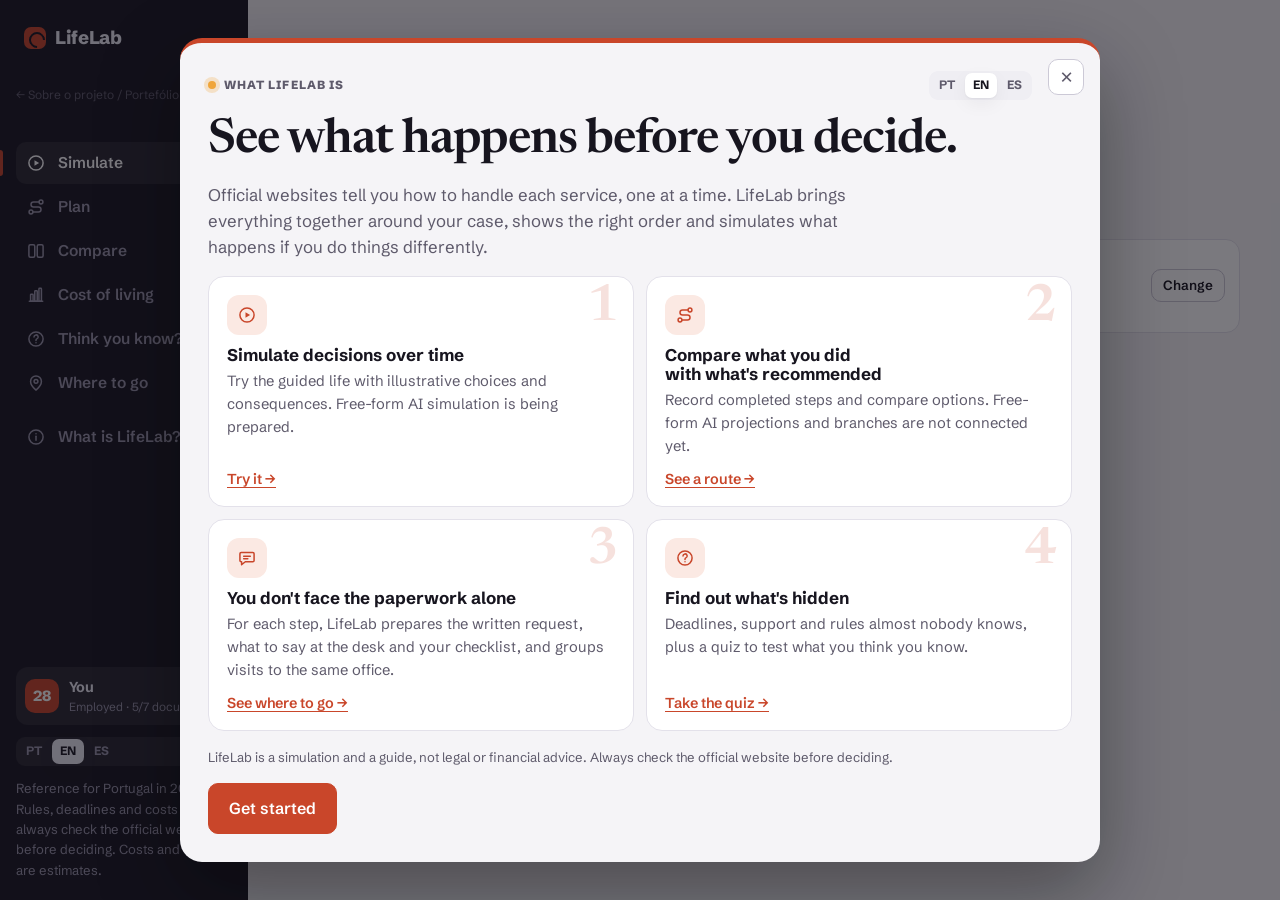
<file: project-hub/lifelab/index.html>
<!doctype html><html lang="pt-PT"><head><meta charset=utf8><meta name=viewport content="width=device-width,initial-scale=1,viewport-fit=cover"><style>:root{color-scheme:light;box-sizing:border-box;padding-top:env(safe-area-inset-top,0px);padding-bottom:env(safe-area-inset-bottom,0px)}html{scroll-padding-top:env(safe-area-inset-top,0px)}body{margin:0;padding:0;font:14px -apple-system,BlinkMacSystemFont,sans-serif;background:#fff;color:#000}img{max-width:100%}[hidden]:not([hidden=until-found i]){display:none!important}</style></head><body>
<title>LifeLab</title>

<link rel="preconnect" href="https://fonts.googleapis.com">
<link rel="stylesheet" href="https://fonts.googleapis.com/css2?family=Schibsted+Grotesk:wght@400;500;600;700;800&family=Newsreader:opsz,wght@6..72,500;6..72,600&display=swap">
<style>
/* Layout: aplicação de serviço público com carácter — barra lateral no computador, barra inferior no telemóvel; conteúdo em duas colunas (percurso + painel fixo) */
:root{
  --bg:#F4F5F2; --surface:#FFFFFF; --surface2:#EEF0EC; --ink:#15191B; --muted:#5B6366; --line:#DFE3DE; --line2:#C9CFC9;
  --accent:#1E6B57; --accent-ink:#FFFFFF; --accent-soft:#E2EFEA; --ok:#1E7A4F; --bad:#B9412F;
  --tip-bg:#FBF1D9; --tip-ink:#6B4A0A; --tip-line:#E3B24F;
  --l-red:#C8503E; --l-blue:#3462C4; --l-green:#2F8A58; --l-violet:#6550C2; --l-amber:#B87C16; --l-teal:#16818F; --l-pink:#B64578; --l-slate:#5B687E;
  --f-ui:"Schibsted Grotesk", "Segoe UI", system-ui, sans-serif;
  --f-disp:"Newsreader", Georgia, "Times New Roman", serif;
  --r:14px; --shadow:0 1px 2px rgba(20,25,27,.05),0 4px 14px rgba(20,25,27,.04);
}
@media (prefers-color-scheme: dark){:root:not([data-theme="light"]){
  --bg:#0F1211; --surface:#171B1A; --surface2:#1F2523; --ink:#E8ECE9; --muted:#9BA5A1; --line:#2A3230; --line2:#3A4441;
  --accent:#5DC1A2; --accent-ink:#0F1211; --accent-soft:#1B2D27; --ok:#5DC795; --bad:#EE8670;
  --tip-bg:#2C2513; --tip-ink:#F0CF84; --tip-line:#8A6A22;
  --l-red:#E7826F; --l-blue:#7FA2EC; --l-green:#6CC08F; --l-violet:#A493EC; --l-amber:#E2AD55; --l-teal:#55BFCB; --l-pink:#E07CAA; --l-slate:#98A6BD;
  --shadow:0 1px 2px rgba(0,0,0,.3); color-scheme:dark}}
:root[data-theme="dark"]{
  --bg:#0F1211; --surface:#171B1A; --surface2:#1F2523; --ink:#E8ECE9; --muted:#9BA5A1; --line:#2A3230; --line2:#3A4441;
  --accent:#5DC1A2; --accent-ink:#0F1211; --accent-soft:#1B2D27; --ok:#5DC795; --bad:#EE8670;
  --tip-bg:#2C2513; --tip-ink:#F0CF84; --tip-line:#8A6A22;
  --l-red:#E7826F; --l-blue:#7FA2EC; --l-green:#6CC08F; --l-violet:#A493EC; --l-amber:#E2AD55; --l-teal:#55BFCB; --l-pink:#E07CAA; --l-slate:#98A6BD;
  --shadow:0 1px 2px rgba(0,0,0,.3); color-scheme:dark}
*{box-sizing:border-box}
html,body{overflow-x:hidden}
body{background:var(--bg);color:var(--ink);font-family:var(--f-ui);font-size:15.5px;line-height:1.55;margin:0;-webkit-font-smoothing:antialiased}
h1,h2,h3,h4{margin:0;text-wrap:balance;line-height:1.12;font-weight:700}
p{margin:0}
button,select,input,textarea{font:inherit;color:inherit}
button{cursor:pointer}
:focus-visible{outline:2px solid var(--accent);outline-offset:2px}
a{color:var(--accent);text-underline-offset:3px}
.note{font-size:.82rem;color:var(--muted)}

/* moldura */
.app{min-height:100%}
.side{display:none}
.mtop{position:sticky;top:env(safe-area-inset-top,0px);z-index:6;background:color-mix(in srgb,var(--bg) 94%,transparent);backdrop-filter:blur(10px);display:flex;align-items:center;justify-content:space-between;gap:10px;padding:10px max(16px,env(safe-area-inset-right,0px)) 10px max(16px,env(safe-area-inset-left,0px));border-bottom:1px solid var(--line)}
body::before{content:"";position:fixed;inset:0 0 auto;height:env(safe-area-inset-top,0px);z-index:10;background:var(--bg)}
.mtop-r{display:flex;align-items:center;gap:8px}
.brand{display:flex;align-items:center;gap:9px;font-weight:800;font-size:1.15rem;letter-spacing:-.02em}
.mark{width:22px;height:22px;border-radius:7px;background:var(--accent);position:relative;flex:none}
.mark::after{content:"";position:absolute;left:5px;top:5px;width:12px;height:12px;border-radius:50%;border:2.5px solid var(--accent-ink);border-right-color:transparent;transform:rotate(45deg)}
.me-btn{border:0;background:none;padding:0}
.pin{width:46px;height:46px;border-radius:12px;background:var(--accent-soft);color:var(--accent);display:grid;place-items:center;font-weight:800;font-size:1.15rem;font-variant-numeric:tabular-nums;flex:none}
.pin.sm{width:34px;height:34px;border-radius:10px;font-size:.92rem}
.langs{display:inline-flex;background:var(--surface2);border-radius:9px;padding:2px;gap:2px}
.langs button{border:0;background:none;border-radius:7px;padding:3px 8px;font-size:.76rem;font-weight:700;color:var(--muted)}
.langs button[aria-pressed="true"]{background:var(--surface);color:var(--ink);box-shadow:var(--shadow)}
.mnav{position:fixed;left:0;right:0;bottom:0;z-index:6;background:color-mix(in srgb,var(--surface) 96%,transparent);backdrop-filter:blur(10px);border-top:1px solid var(--line);display:grid;grid-template-columns:repeat(5,1fr);padding:6px max(6px,env(safe-area-inset-right,0px)) calc(6px + env(safe-area-inset-bottom,0px)) max(6px,env(safe-area-inset-left,0px))}
.mnav button{border:0;background:none;display:flex;flex-direction:column;align-items:center;gap:2px;padding:4px 2px;font-size:.68rem;font-weight:600;color:var(--muted);border-radius:10px}
.mnav button[aria-current="page"]{color:var(--accent)}
.mnav button[aria-current="page"] svg{background:var(--accent-soft);border-radius:8px;box-sizing:content-box;padding:2px 10px}
main{padding:20px max(16px,env(safe-area-inset-right,0px)) calc(96px + env(safe-area-inset-bottom,0px)) max(16px,env(safe-area-inset-left,0px));display:flex;flex-direction:column;gap:20px;max-width:1180px;margin:0 auto}
.foot{margin-top:8px}
.d-only{display:none}
@media (min-width:1024px){
  .app{display:grid;grid-template-columns:248px 1fr}
  .mtop,.mnav,.m-only{display:none!important}
  .d-only{display:block}
  .side{display:flex;flex-direction:column;gap:22px;position:sticky;top:0;height:100vh;padding:24px 16px 20px;border-right:1px solid var(--line);background:var(--surface)}
  .side .brand{padding:0 8px}
  main{padding:36px 40px 56px;gap:26px;width:100%}
}
.snav{display:flex;flex-direction:column;gap:2px}
.snav button{border:0;background:none;display:flex;align-items:center;gap:12px;padding:9px 10px;border-radius:10px;font-weight:600;color:var(--muted);text-align:left}
.snav button:hover{background:var(--surface2);color:var(--ink)}
.snav button[aria-current="page"]{background:var(--accent-soft);color:var(--accent)}
.side-foot{margin-top:auto;display:flex;flex-direction:column;gap:12px}
.me-card{border:1px solid var(--line);background:var(--bg);border-radius:12px;padding:8px;display:flex;align-items:center;gap:10px;text-align:left;width:100%}
.me-card:hover{border-color:var(--line2)}
.me-t{display:flex;flex-direction:column;min-width:0;flex:1}
.me-t b{font-size:.9rem;white-space:nowrap;overflow:hidden;text-overflow:ellipsis}
.me-t small{font-size:.74rem;color:var(--muted);white-space:nowrap;overflow:hidden;text-overflow:ellipsis}
.me-card .edit{font-size:.74rem;font-weight:700;color:var(--accent)}

/* tipografia de secção */
.sec-h{display:flex;flex-direction:column;gap:8px;max-width:720px}
.sec-h h2{font-family:var(--f-disp);font-weight:600;font-size:clamp(1.9rem,4.8vw,2.7rem);letter-spacing:-.015em;line-height:1.08}
.sec-h p{color:var(--muted);font-size:1.02rem;max-width:62ch}
.narrow{max-width:760px;width:100%;display:flex;flex-direction:column;gap:20px}
.setup{max-width:820px;display:flex;flex-direction:column;gap:20px}
.lbl{font-size:.8rem;font-weight:600;color:var(--muted)}

/* botões */
.btn{border:1px solid var(--line2);background:var(--surface);border-radius:10px;padding:8px 14px;font-weight:600;font-size:.9rem;transition:background .15s,border-color .15s}
.btn:hover{border-color:var(--ink)}
.btn.sm{padding:5px 11px;font-size:.84rem}
.btn.lg{padding:12px 20px;font-size:1rem}
.btn.primary{background:var(--accent);border-color:var(--accent);color:var(--accent-ink)}
.btn.primary:hover{filter:brightness(1.06)}
.btn:disabled{opacity:.45;cursor:not-allowed}
.linkbtn{border:0;background:none;padding:0;color:var(--accent);font-weight:600;text-decoration:underline;text-underline-offset:3px;font-size:.9rem;text-align:left}
.row-btns{display:flex;flex-wrap:wrap;gap:8px;align-items:center}

/* estás aqui */
.here{background:var(--surface);border:1px solid var(--line);border-radius:var(--r);padding:12px 14px;display:grid;grid-template-columns:auto 1fr auto;gap:12px;align-items:center}
.here-t{min-width:0}
.here .lbl{font-size:.74rem}
.who{font-weight:700;font-size:1.02rem}
.chips{display:flex;flex-wrap:wrap;gap:5px;margin-top:4px}
.chip{font-size:.74rem;border-radius:99px;padding:1px 8px;color:var(--muted);background:var(--surface2)}

/* destinos */
.lines{display:grid;grid-template-columns:repeat(auto-fill,minmax(250px,1fr));gap:12px}
.line-card{text-align:left;background:var(--surface);border:1px solid var(--line);border-radius:var(--r);padding:16px;display:flex;flex-direction:column;gap:8px;position:relative;overflow:hidden;transition:border-color .15s,transform .15s;box-shadow:var(--shadow)}
.line-card::before{content:"";position:absolute;left:0;top:0;bottom:0;width:4px;background:var(--c)}
.line-card:hover{border-color:var(--line2);transform:translateY(-2px)}
.lc-top{display:flex;justify-content:space-between;align-items:center;gap:8px}
.lb{width:28px;height:28px;border-radius:8px;background:color-mix(in srgb,var(--c) 16%,var(--surface));color:var(--c);display:grid;place-items:center;font-weight:800;font-size:.85rem;flex:none}
.line-card b{font-size:1.08rem;font-weight:700;line-height:1.2}
.line-card small{color:var(--muted);font-size:.88rem;line-height:1.4}
.line-card .meta{font-size:.76rem;color:var(--muted);font-variant-numeric:tabular-nums}
.minitrack{display:flex;align-items:center;justify-content:space-between;height:10px;position:relative;margin-top:4px}
.minitrack::before{content:"";position:absolute;left:0;right:0;top:4px;height:2px;background:color-mix(in srgb,var(--c) 35%,transparent)}
.minitrack i{position:relative;width:8px;height:8px;border-radius:50%;background:var(--surface);border:2px solid var(--c);flex:none}
.minitrack i.h{background:var(--c)}

/* divisão em duas colunas */
.split{display:flex;flex-direction:column;gap:20px}
.col-main,.col-side{display:flex;flex-direction:column;gap:18px;min-width:0}
.sticky{display:flex;flex-direction:column;gap:14px}
@media (min-width:1024px){
  .split{display:grid;grid-template-columns:minmax(0,1fr) 340px;gap:32px;align-items:start}
  .split.sim{grid-template-columns:minmax(0,1fr) 380px}
  .sticky{position:sticky;top:24px;max-height:calc(100vh - 48px);overflow:auto;padding-bottom:6px}
}

/* plano */
.plan-h{display:flex;flex-direction:column;gap:10px;padding-bottom:4px}
.back{align-self:flex-start;border:0;background:none;color:var(--muted);font-size:.86rem;font-weight:600;padding:0}
.back:hover{color:var(--ink)}
.plan-title{display:flex;align-items:center;gap:12px}
.plan-title .lb{width:38px;height:38px;border-radius:10px;font-size:1rem}
.plan-h h2{font-family:var(--f-disp);font-weight:600;font-size:clamp(1.9rem,4.8vw,2.6rem);letter-spacing:-.015em}
.plan-h p{color:var(--muted);max-width:60ch}
.kpis{display:grid;grid-template-columns:repeat(2,1fr);gap:8px}
.kpi{background:var(--surface);border:1px solid var(--line);border-radius:12px;padding:10px 12px;min-width:0}
.kpi b{display:block;font-weight:800;font-size:1.25rem;font-variant-numeric:tabular-nums;line-height:1.15}
.kpi span{font-size:.74rem;color:var(--muted)}
@media (min-width:640px) and (max-width:1023px){.kpis{grid-template-columns:repeat(4,1fr)}}
.forks{display:flex;flex-direction:column;gap:14px;background:var(--surface);border:1px solid var(--line);border-radius:var(--r);padding:14px}
.fork{display:flex;flex-direction:column;gap:7px}
.fork .q{font-weight:700;font-size:.92rem}
.seg{display:flex;flex-wrap:wrap;gap:6px}
.seg button{border:1px solid var(--line2);background:var(--surface);border-radius:8px;padding:5px 11px;font-size:.86rem;font-weight:600}
.seg button:hover{border-color:var(--ink)}
.seg button[aria-pressed="true"]{border-color:var(--c,var(--accent));background:color-mix(in srgb,var(--c,var(--accent)) 12%,var(--surface));color:var(--ink);box-shadow:inset 0 0 0 1px var(--c,var(--accent))}
.hint{font-size:.8rem;color:var(--muted)}
.hint .linkbtn{font-size:.8rem}

/* paragens */
.map{display:flex;flex-direction:column}
.phase{display:flex;flex-direction:column}
.ph-h{display:flex;align-items:baseline;gap:10px;padding:16px 0 10px}
.ph-h .zone{font-weight:800;font-size:.78rem;letter-spacing:.08em;text-transform:uppercase;color:var(--c)}
.ph-h .age{font-size:.78rem;color:var(--muted)}
ol.stations{list-style:none;margin:0;padding:0;position:relative}
ol.stations:not(.flat)::before{content:"";position:absolute;left:11px;top:4px;bottom:4px;width:2px;background:color-mix(in srgb,var(--c) 40%,transparent)}
.st{position:relative;padding-left:36px;padding-bottom:8px}
ol.flat .st{padding-left:0}
.st .dot{position:absolute;left:4px;top:15px;width:16px;height:16px;border-radius:50%;background:var(--surface);border:2.5px solid var(--c);z-index:1}
ol.flat .dot{display:none}
.st.ok .dot{background:var(--c)}
.st.have .dot{border-color:var(--line2);background:var(--surface2)}
.st-head{width:100%;text-align:left;border:1px solid var(--line);background:var(--surface);border-radius:12px;padding:10px 14px;display:flex;flex-direction:column;gap:4px;transition:border-color .15s}
.st-head:hover{border-color:var(--line2)}
.st.have .st-head{background:transparent}
.st.open .st-head{border-bottom-left-radius:0;border-bottom-right-radius:0;border-bottom-color:transparent}
.st-t{font-weight:700;font-size:.98rem;display:flex;justify-content:space-between;gap:10px;line-height:1.3}
.st.have .st-t,.st.ok .st-t{color:var(--muted)}
.chev{flex:none;color:var(--muted);transition:transform .2s;margin-top:1px}
.st.open .chev{transform:rotate(90deg)}
.st-m{display:flex;flex-wrap:wrap;gap:6px;align-items:center}
.ent{font-size:.74rem;font-weight:600;padding:1px 8px;border-radius:6px;background:var(--surface2);white-space:nowrap}
.tm{font-size:.76rem;color:var(--muted);white-space:nowrap}
.tag{font-size:.7rem;font-weight:700;border-radius:6px;padding:1px 7px}
.tag.on{color:var(--ok);background:color-mix(in srgb,var(--ok) 12%,transparent)}
.tag.tip{color:var(--tip-ink);background:var(--tip-bg)}
.flag-have{font-size:.76rem;font-weight:600;color:var(--ok)}
.st-b{border:1px solid var(--line);border-top:0;background:var(--surface);border-radius:0 0 12px 12px;padding:4px 14px 16px;display:flex;flex-direction:column;gap:14px}
.where{font-size:.9rem;color:var(--muted)}
.where b{color:var(--ink);font-weight:700}
.how{margin:0;padding:0;list-style:none;counter-reset:h;display:flex;flex-direction:column;gap:8px}
.how li{counter-increment:h;display:grid;grid-template-columns:22px 1fr;gap:10px;font-size:.93rem}
.how li::before{content:counter(h);width:22px;height:22px;border-radius:50%;background:var(--surface2);font-size:.74rem;font-weight:700;display:grid;place-items:center;font-variant-numeric:tabular-nums}
.bring{font-size:.88rem;color:var(--muted)}
.bring b{color:var(--ink)}
.hid{background:var(--tip-bg);border-left:3px solid var(--tip-line);border-radius:8px;padding:10px 14px;color:var(--tip-ink);font-size:.92rem}
.hid b{display:block;font-size:.76rem;font-weight:800;letter-spacing:.06em;text-transform:uppercase;margin-bottom:3px}
.hid.sm{font-size:.84rem}
.impl{font-size:.9rem;background:var(--surface2);border-radius:8px;padding:10px 14px}
.impl b{display:block;font-size:.76rem;font-weight:800;letter-spacing:.06em;text-transform:uppercase;color:var(--muted);margin-bottom:3px}
.st-actions{display:flex;flex-wrap:wrap;gap:10px;align-items:center;justify-content:space-between}
.links{display:flex;flex-wrap:wrap;gap:4px 14px;align-items:center;font-size:.86rem}
.links a{font-weight:600;word-break:break-all}
.tel{color:var(--muted)}
.tel b{color:var(--ink);user-select:all}
.tick{border:1px solid var(--line2);background:var(--surface);border-radius:8px;padding:6px 12px;font-weight:600;font-size:.86rem}
.tick[aria-pressed="true"]{background:var(--ok);border-color:var(--ok);color:#fff}
.end-st{position:relative;padding:4px 0 0 36px}
.end-st .dot{position:absolute;left:0;top:2px;width:24px;height:24px;border-radius:50%;background:var(--c);box-shadow:0 0 0 5px color-mix(in srgb,var(--c) 18%,transparent)}
.end-st b{font-weight:800;font-size:1.05rem;display:block}
.end-st span{color:var(--muted);font-size:.9rem}

/* ajudante */
.helper{border:1px solid color-mix(in srgb,var(--accent) 35%,var(--line));background:color-mix(in srgb,var(--accent) 5%,var(--surface));border-radius:12px;padding:12px 14px;display:flex;flex-direction:column;gap:10px}
.helper .ht{font-weight:700;font-size:.94rem}
.helper .ht small{display:block;font-weight:400;color:var(--muted);font-size:.84rem;margin-top:2px}
.helper .hb{display:flex;flex-wrap:wrap;gap:6px}
.helper .hb button{border:1px solid var(--line2);background:var(--surface);border-radius:99px;padding:5px 12px;font-size:.84rem;font-weight:600}
.helper .hb button:hover{border-color:var(--accent);color:var(--accent)}
.helper .hb button:disabled{opacity:.5;cursor:wait}
.hout{background:var(--surface);border:1px solid var(--line);border-radius:10px;padding:12px;font-size:.92rem;white-space:pre-wrap;line-height:1.5}
.hrow{display:flex;flex-wrap:wrap;gap:8px;align-items:center}
.pulse{width:10px;height:10px;border-radius:50%;background:var(--accent);animation:pl 1.2s ease-in-out infinite;flex:none}
@keyframes pl{0%,100%{opacity:.3;transform:scale(.8)}50%{opacity:1;transform:scale(1.15)}}

/* caixas laterais */
.box{background:var(--surface);border:1px solid var(--line);border-radius:var(--r)}
.box summary{list-style:none;cursor:pointer;padding:12px 14px;display:flex;justify-content:space-between;gap:10px;align-items:center}
.box summary::-webkit-details-marker{display:none}
.box summary b{font-weight:700;display:block;font-size:.95rem}
.box summary small{color:var(--muted);font-size:.8rem}
.box .num{font-weight:800;font-size:1.25rem;font-variant-numeric:tabular-nums;background:var(--surface2);border-radius:8px;padding:2px 10px}
.box-b{padding:0 14px 14px;display:flex;flex-direction:column;gap:10px}
.visit{display:flex;flex-direction:column;gap:2px;border-left:3px solid var(--c,var(--accent));padding-left:10px}
.visit b{font-size:.9rem}
.visit span{font-size:.85rem;color:var(--muted)}
.visit em{font-style:normal;font-size:.8rem;color:var(--ok);font-weight:600}
.bag{display:flex;flex-direction:column;gap:4px}
.bag button{text-align:left;border:0;background:none;padding:3px 0;display:flex;gap:10px;align-items:flex-start;font-size:.9rem}
.bag button::before{content:"";width:16px;height:16px;border-radius:4px;border:1.5px solid var(--line2);flex:none;margin-top:2px}
.bag button[aria-pressed="true"]{color:var(--muted);text-decoration:line-through}
.bag button[aria-pressed="true"]::before{background:var(--ok);border-color:var(--ok)}
.after{background:var(--surface);border:1px solid var(--line);border-radius:var(--r);padding:18px;display:flex;flex-direction:column;gap:14px}
.after h3{font-family:var(--f-disp);font-weight:600;font-size:1.45rem}
.fut{display:grid;grid-template-columns:repeat(auto-fit,minmax(190px,1fr));gap:10px}
.fut div{background:var(--surface2);border-radius:10px;padding:12px;display:flex;flex-direction:column;gap:4px}
.fut .when{font-size:.76rem;font-weight:800;letter-spacing:.06em;text-transform:uppercase;color:var(--c,var(--accent))}
.fut p{font-size:.9rem}
.obl{display:flex;flex-wrap:wrap;gap:6px;margin-top:6px}
.obl span{font-size:.84rem;border:1px solid var(--line);border-radius:8px;padding:3px 10px}

/* comparar */
.cmp-ctl{display:flex;flex-wrap:wrap;gap:10px;align-items:center}
.cmp-wrap{overflow-x:auto;scroll-snap-type:x mandatory;padding-bottom:6px}
.cmp{display:grid;grid-template-columns:repeat(var(--n),minmax(260px,1fr));gap:12px}
.col{scroll-snap-align:start;background:var(--surface);border:1px solid var(--line);border-radius:var(--r);overflow:hidden;display:flex;flex-direction:column;box-shadow:var(--shadow)}
.col-h{border-top:4px solid var(--c,var(--accent));background:color-mix(in srgb,var(--c,var(--accent)) 6%,var(--surface));padding:12px;display:flex;flex-direction:column;gap:8px}
.col-top{display:flex;gap:6px;align-items:center}
.col-h select{flex:1;min-width:0;background:var(--surface);border:1px solid var(--line2);border-radius:8px;padding:6px 8px;font-weight:700}
.rm{border:1px solid var(--line2);background:var(--surface);border-radius:8px;width:32px;height:32px;font-size:1.1rem;line-height:1;color:var(--muted);flex:none}
.fk{display:flex;flex-wrap:wrap;gap:4px}
.fkq{font-size:.74rem;color:var(--muted);width:100%;font-weight:600}
.fk button{background:var(--surface);border:1px solid var(--line);border-radius:6px;padding:2px 8px;font-size:.76rem;font-weight:600}
.fk button[aria-pressed="true"]{border-color:var(--c);box-shadow:inset 0 0 0 1px var(--c);color:var(--ink)}
.cell{padding:10px 12px;border-top:1px solid var(--line);display:flex;flex-direction:column;gap:3px}
.cell.row{flex-direction:row;justify-content:space-between;gap:10px;font-size:.88rem}
.cell .k{font-size:.74rem;color:var(--muted);font-weight:600}
.cell .v{font-weight:800;font-size:1.2rem;font-variant-numeric:tabular-nums}
.cell .v.best::after{content:attr(data-best);font-size:.66rem;font-weight:700;color:var(--ok);background:color-mix(in srgb,var(--ok) 12%,transparent);border-radius:99px;padding:1px 7px;margin-left:8px;vertical-align:middle}
.cell p{font-size:.86rem}
.cell ol{margin:0;padding-left:18px;font-size:.85rem;color:var(--muted)}
.good{color:var(--ok);font-weight:700}
.meter{display:flex;gap:3px}
.meter i{flex:1;height:6px;border-radius:99px;background:var(--surface2)}
.meter i.on{background:var(--c,var(--accent))}

/* simulador */
.composer{background:var(--surface);border:1px solid var(--line);border-radius:16px;padding:18px;display:flex;flex-direction:column;gap:12px;box-shadow:var(--shadow)}
textarea{width:100%;min-height:80px;resize:vertical;padding:12px 14px;border:1px solid var(--line2);border-radius:10px;background:var(--bg);color:var(--ink)}
textarea:focus{outline:none;border-color:var(--accent);box-shadow:0 0 0 3px color-mix(in srgb,var(--accent) 18%,transparent)}
textarea.big{font-family:var(--f-disp);font-size:1.35rem;font-weight:500;min-height:64px}
.tpl{display:flex;flex-wrap:wrap;gap:6px}
.tpl button{border:1px solid var(--line);background:var(--surface);border-radius:99px;padding:4px 12px;font-size:.84rem;color:var(--muted)}
.tpl button:hover{border-color:var(--accent);color:var(--accent)}
.sim-head{display:flex;flex-direction:column;gap:8px}
.sim-head h2{font-family:var(--f-disp);font-weight:600;font-size:clamp(1.8rem,4.6vw,2.5rem);letter-spacing:-.015em}
.sim-head p{color:var(--muted)}
.branches{display:flex;gap:6px;overflow-x:auto;scrollbar-width:none;padding:2px}
.branches button{flex:none;border:1px solid var(--line2);background:var(--surface);border-radius:8px;padding:5px 11px;font-weight:600;font-size:.84rem}
.branches button[aria-pressed="true"]{border-color:var(--accent);color:var(--accent);background:var(--accent-soft)}
.gauges{display:grid;grid-template-columns:repeat(2,minmax(0,1fr));gap:8px}
@media (min-width:640px) and (max-width:1023px){.gauges{grid-template-columns:repeat(auto-fit,minmax(150px,1fr))}}
.gauge{background:var(--surface);border:1px solid var(--line);border-radius:12px;padding:10px 12px;display:flex;flex-direction:column;gap:3px;min-width:0}
.gn{font-size:.76rem;color:var(--muted);font-weight:600;white-space:nowrap;overflow:hidden;text-overflow:ellipsis}
.gv{display:flex;align-items:baseline;gap:6px;justify-content:space-between}
.gv b{font-weight:800;font-size:1.25rem;font-variant-numeric:tabular-nums}
.gd{font-size:.74rem;font-weight:700;font-variant-numeric:tabular-nums}
.gd.good{color:var(--ok)} .gd.bad{color:var(--bad)}
.gauge svg{width:100%;height:24px;display:block}
.tl{list-style:none;margin:0;padding:0;position:relative}
.tl::before{content:"";position:absolute;left:9px;top:8px;bottom:8px;width:2px;background:var(--line2)}
.tn{position:relative;padding:0 0 22px 34px}
.tn .dot{position:absolute;left:2px;top:3px;width:16px;height:16px;border-radius:50%;background:var(--surface);border:2.5px solid var(--accent);z-index:1}
.tn.cur .dot{background:var(--accent);box-shadow:0 0 0 5px color-mix(in srgb,var(--accent) 20%,transparent)}
.when{font-size:.76rem;font-weight:800;letter-spacing:.06em;text-transform:uppercase;color:var(--accent)}
.dec{display:inline-block;margin:6px 0 8px;font-weight:700;background:var(--accent-soft);color:var(--accent);border-radius:8px;padding:3px 10px;font-size:.9rem}
.tn .card{background:var(--surface);border:1px solid var(--line);border-radius:var(--r);padding:14px 16px;display:flex;flex-direction:column;gap:12px}
.narr{font-family:var(--f-disp);font-size:1.12rem;line-height:1.5}
.cons{display:flex;flex-direction:column;gap:6px;margin:0;padding:0;list-style:none}
.cons li{display:grid;grid-template-columns:auto 1fr;gap:10px;align-items:start;font-size:.9rem}
.ar{font-size:.7rem;font-weight:700;padding:1px 8px;border-radius:6px;white-space:nowrap;margin-top:2px}
.ar.p{background:color-mix(in srgb,var(--ok) 12%,transparent);color:var(--ok)}
.ar.n{background:color-mix(in srgb,var(--bad) 12%,transparent);color:var(--bad)}
.ar.z{background:var(--surface2);color:var(--muted)}
.surprise{border:1px dashed var(--tip-line);border-radius:8px;padding:9px 12px;font-size:.9rem}
.surprise b{display:block;font-size:.74rem;font-weight:800;letter-spacing:.06em;text-transform:uppercase;color:var(--tip-ink)}
details.onde{border:1px solid var(--line);border-radius:10px}
details.onde summary{padding:9px 12px;cursor:pointer;font-weight:600;font-size:.88rem;list-style:none;display:flex;justify-content:space-between;gap:8px}
details.onde summary::-webkit-details-marker{display:none}
details.onde summary::after{content:"+";font-weight:800;color:var(--muted)}
details.onde[open] summary::after{content:"−"}
details.onde .ob{padding:0 12px 12px;display:flex;flex-direction:column;gap:14px}
.ondei{display:flex;flex-direction:column;gap:6px;font-size:.9rem}
.ondei a{font-weight:600;font-size:.86rem}
.mini-act{display:flex}
.decide{background:var(--surface);border:1px solid var(--line);border-radius:16px;padding:16px;display:flex;flex-direction:column;gap:12px;box-shadow:var(--shadow)}
.decide h3{font-family:var(--f-disp);font-weight:600;font-size:1.4rem}
.opts3{display:flex;flex-direction:column;gap:8px}
.opt3{text-align:left;border:1px solid var(--line2);background:var(--surface);border-radius:10px;padding:10px 12px;display:grid;grid-template-columns:24px 1fr;gap:2px 10px;transition:border-color .15s}
.opt3:hover{border-color:var(--ink)}
.opt3 .k{grid-row:span 2;width:24px;height:24px;border-radius:50%;border:1.5px solid var(--line2);display:grid;place-items:center;font-weight:800;font-size:.76rem;color:var(--muted)}
.ot{display:flex;flex-wrap:wrap;gap:4px 8px;align-items:baseline}
.ot b{font-weight:700;font-size:.94rem}
.opt3 small{color:var(--muted);font-size:.84rem}
.opt3[aria-pressed="true"]{border-color:var(--accent);background:var(--accent-soft)}
.opt3[aria-pressed="true"] .k{background:var(--accent);border-color:var(--accent);color:var(--accent-ink)}
.risk{font-size:.68rem;font-weight:700;border-radius:6px;padding:0 6px;white-space:nowrap}
.risk.baixo{background:color-mix(in srgb,var(--ok) 12%,transparent);color:var(--ok)}
.risk.medio{background:var(--tip-bg);color:var(--tip-ink)}
.risk.alto{background:color-mix(in srgb,var(--bad) 12%,transparent);color:var(--bad)}
.busy{background:var(--surface);border:1px solid var(--line);border-radius:16px;padding:16px;display:flex;align-items:center;gap:12px}
.busy p{flex:1;font-weight:600}
.err{border-radius:10px;padding:10px 12px;font-size:.88rem;background:color-mix(in srgb,var(--bad) 10%,var(--surface));border:1px solid color-mix(in srgb,var(--bad) 35%,transparent)}

/* vida guiada */
.st-bar{background:var(--surface);border:1px solid var(--line);border-radius:var(--r);padding:12px 16px;display:grid;grid-template-columns:auto 1fr;gap:6px 18px;align-items:center}
.agebig{font-weight:800;font-size:2.6rem;line-height:.9;font-variant-numeric:tabular-nums}
.agebig small{display:block;font-size:.72rem;font-weight:600;color:var(--muted);margin-top:4px}
.ms{display:grid;grid-template-columns:repeat(auto-fit,minmax(110px,1fr));gap:6px 12px}
.ms div{display:flex;flex-direction:column;gap:3px;font-size:.76rem;color:var(--muted)}
.ms .row{display:flex;justify-content:space-between}
.ms b{color:var(--ink);font-variant-numeric:tabular-nums}
.ms b.neg{color:var(--bad)}
.bar{height:5px;background:var(--surface2);border-radius:99px;overflow:hidden}
.bar i{display:block;height:100%;background:var(--accent);transition:width .4s}
.bar i.low{background:var(--bad)}
.scene{display:flex;flex-direction:column;gap:12px}
.eyebrow{font-size:.76rem;font-weight:800;letter-spacing:.06em;text-transform:uppercase;color:var(--accent)}
.scene h2,.outcome h2,.event h2{font-family:var(--f-disp);font-weight:600;font-size:clamp(1.6rem,4.4vw,2.2rem)}
.outcome h3,.event h3{font-size:1rem}
.choices{display:flex;flex-direction:column;gap:8px}
.choice{text-align:left;border:1px solid var(--line2);background:var(--surface);border-radius:12px;padding:12px 14px;display:grid;grid-template-columns:26px 1fr;gap:3px 10px;transition:border-color .15s}
.choice:hover{border-color:var(--accent)}
.choice .k{grid-row:span 2;width:24px;height:24px;border-radius:50%;background:var(--accent-soft);color:var(--accent);display:grid;place-items:center;font-weight:800;font-size:.78rem}
.choice b{font-weight:700}
.choice .tags{display:flex;flex-wrap:wrap;gap:5px}
.outcome,.event{background:var(--surface);border:1px solid var(--line);border-radius:var(--r);padding:18px;display:flex;flex-direction:column;gap:12px}
.event{border-style:dashed;border-color:var(--tip-line);background:var(--tip-bg)}
.deltas{display:flex;flex-wrap:wrap;gap:6px}
.d{font-size:.78rem;font-weight:700;padding:1px 9px;border-radius:6px;background:var(--surface2)}
.d.up{color:var(--ok)} .d.dn{color:var(--bad)}
.story{border-left:2px solid var(--line2);margin-left:6px;display:flex;flex-direction:column}
.story div{padding:4px 0 12px 18px;position:relative;font-size:.93rem}
.story div::before{content:"";position:absolute;left:-7px;top:9px;width:12px;height:12px;border-radius:50%;background:var(--surface);border:2.5px solid var(--accent)}
.story span{font-size:.76rem;color:var(--muted);display:block}

/* mitos */
.quiz{background:var(--surface);border:1px solid var(--line);border-radius:18px;padding:24px;display:flex;flex-direction:column;gap:18px;min-height:280px;box-shadow:var(--shadow)}
.quiz .n{font-size:.8rem;color:var(--muted);font-weight:600}
.quiz h3{font-family:var(--f-disp);font-weight:600;font-size:clamp(1.45rem,4vw,1.9rem);line-height:1.25}
.vm{display:grid;grid-template-columns:1fr 1fr;gap:10px}
.vm button{border:1px solid var(--line2);background:var(--surface);border-radius:12px;padding:14px;font-weight:700;font-size:1.05rem;transition:border-color .15s,background .15s}
.vm button:first-child:hover{border-color:var(--ok);background:color-mix(in srgb,var(--ok) 8%,var(--surface))}
.vm button:last-child:hover{border-color:var(--bad);background:color-mix(in srgb,var(--bad) 8%,var(--surface))}
.verdict{border-radius:12px;padding:14px 16px;display:flex;flex-direction:column;gap:6px}
.verdict.right{background:color-mix(in srgb,var(--ok) 10%,var(--surface));border:1px solid color-mix(in srgb,var(--ok) 35%,transparent)}
.verdict.wrong{background:color-mix(in srgb,var(--bad) 9%,var(--surface));border:1px solid color-mix(in srgb,var(--bad) 30%,transparent)}
.verdict a{font-size:.86rem;font-weight:600}
.dots{display:flex;gap:5px;flex-wrap:wrap}
.dots i{width:9px;height:9px;border-radius:50%;background:var(--line2)}
.dots i.r{background:var(--ok)} .dots i.w{background:var(--bad)} .dots i.c{outline:2px solid var(--ink);outline-offset:2px}

/* guia */
.search{width:100%;padding:11px 14px;border:1px solid var(--line2);border-radius:10px;background:var(--surface)}
.search:focus{outline:none;border-color:var(--accent);box-shadow:0 0 0 3px color-mix(in srgb,var(--accent) 18%,transparent)}
.filt{display:flex;flex-wrap:wrap;gap:6px}
.filt button{border:1px solid var(--line);background:var(--surface);border-radius:99px;padding:3px 11px;font-size:.82rem;font-weight:600}
.filt button[aria-pressed="true"]{background:var(--ink);color:var(--bg);border-color:var(--ink)}

/* perfil */
.sheet-bg{position:fixed;inset:0;background:rgba(10,12,12,.45);z-index:20;display:flex;justify-content:flex-end}
.sheet{background:var(--bg);width:min(480px,100%);height:100%;overflow-y:auto;padding:calc(18px + env(safe-area-inset-top,0px)) max(20px,env(safe-area-inset-right,0px)) calc(28px + env(safe-area-inset-bottom,0px)) 20px;display:flex;flex-direction:column;gap:18px;box-shadow:-8px 0 30px rgba(0,0,0,.12)}
.sheet-h{display:flex;justify-content:space-between;align-items:flex-start;gap:12px}
.sheet-h h2{font-family:var(--f-disp);font-weight:600;font-size:1.8rem}
.sheet-h p{color:var(--muted);font-size:.88rem;margin-top:4px}
.grp{display:flex;flex-direction:column;gap:8px}
.grp > span,.grp > label{font-size:.8rem;color:var(--muted);font-weight:600}
.pick{display:flex;flex-wrap:wrap;gap:6px}
.pick button{border:1px solid var(--line2);background:var(--surface);border-radius:8px;padding:6px 11px;font-size:.88rem;font-weight:600}
.pick button[aria-pressed="true"]{background:var(--ink);color:var(--bg);border-color:var(--ink)}
.sheet input[type=text]{width:100%;padding:10px 12px;border:1px solid var(--line2);border-radius:10px;background:var(--surface)}
.range{display:flex;align-items:center;gap:14px}
.range output{font-weight:800;font-size:1.8rem;min-width:2.4ch;font-variant-numeric:tabular-nums}
.range output.money{font-size:1.2rem;min-width:7ch}
.range input{flex:1;accent-color:var(--accent)}
.stepper{display:flex;align-items:center;gap:10px}
.stepper button{width:34px;height:34px;border-radius:8px;border:1px solid var(--line2);background:var(--surface);font-weight:700}
.stepper b{font-size:1.2rem;min-width:2ch;text-align:center;font-variant-numeric:tabular-nums}
.docs{display:grid;grid-template-columns:1fr 1fr;gap:6px}
.docs button{text-align:left;border:1px solid var(--line2);background:var(--surface);border-radius:8px;padding:8px 10px;font-size:.84rem;font-weight:600;display:flex;gap:8px;align-items:center}
.docs button::before{content:"";width:14px;height:14px;border-radius:4px;border:1.5px solid var(--line2);flex:none}
.docs button[aria-pressed="true"]{border-color:var(--ok)}
.docs button[aria-pressed="true"]::before{background:var(--ok);border-color:var(--ok)}
/* ---- camada de personalidade ---- */
:root{--sun:#F2B23E;--side-bg:#11241E;--side-ink:#E4EEE9;--side-muted:#8FA99D;--side-hover:rgba(255,255,255,.06)}
@media (prefers-color-scheme: dark){:root:not([data-theme="light"]){--sun:#F5C15E;--side-bg:#0B1713;--side-ink:#E4EEE9;--side-muted:#86A095;--side-hover:rgba(255,255,255,.05)}}
:root[data-theme="dark"]{--sun:#F5C15E;--side-bg:#0B1713;--side-ink:#E4EEE9;--side-muted:#86A095;--side-hover:rgba(255,255,255,.05)}
@media (min-width:1024px){
  .side{background:var(--side-bg);color:var(--side-ink);border-right:0}
  .side .note{color:var(--side-muted)}
  .side .mark{background:var(--sun)}
  .side .mark::after{border-color:var(--side-bg);border-right-color:transparent}
  .snav button{color:var(--side-muted);position:relative}
  .snav button:hover{background:var(--side-hover);color:var(--side-ink)}
  .snav button[aria-current="page"]{background:var(--side-hover);color:#fff}
  .snav button[aria-current="page"]::before{content:"";position:absolute;left:-16px;top:8px;bottom:8px;width:3px;border-radius:0 3px 3px 0;background:var(--sun)}
  .side .me-card{background:var(--side-hover);border-color:transparent;color:var(--side-ink)}
  .side .me-t small{color:var(--side-muted)}
  .side .me-card .edit{color:var(--sun)}
  .side .pin{background:var(--sun);color:#1A1A12}
  .side .langs{background:var(--side-hover)}
  .side .langs button{color:var(--side-muted)}
  .side .langs button[aria-pressed="true"]{background:var(--side-ink);color:var(--side-bg)}
}
.sec-h h2 em,.hero h2 em{font-style:italic;color:var(--accent)}
.kicker{display:inline-flex;align-items:center;gap:8px;font-size:.74rem;font-weight:800;letter-spacing:.09em;text-transform:uppercase;color:var(--muted)}
.kicker::before{content:"";width:8px;height:8px;border-radius:50%;background:var(--sun);box-shadow:0 0 0 4px color-mix(in srgb,var(--sun) 25%,transparent)}
/* herói com linhas de vida */
.hero{display:grid;gap:8px;align-items:center}
.hero .sec-h h2{font-size:clamp(2.2rem,6vw,3.4rem)}
.lifelines{width:100%;max-width:560px;height:auto;justify-self:center}
.lifelines .grid line{stroke:var(--line);stroke-width:1;stroke-dasharray:2 6}
.lifelines .ll{fill:none;stroke-width:3.5;stroke-linecap:round;stroke-dasharray:640;stroke-dashoffset:640;animation:draw 1.6s cubic-bezier(.6,0,.2,1) forwards;animation-delay:var(--d)}
.lifelines .lln{opacity:0;animation:fadein .5s ease forwards;animation-delay:var(--d)}
.lifelines text{font-family:var(--f-ui);font-size:13px;font-weight:600;fill:var(--muted)}
.lifelines .ping{transform-origin:40px 150px;animation:ping 2.4s ease-out infinite}
@keyframes draw{to{stroke-dashoffset:0}}
@keyframes fadein{to{opacity:1}}
@keyframes ping{0%{transform:scale(.6);opacity:.8}100%{transform:scale(1.8);opacity:0}}
@media (min-width:1024px){.hero{grid-template-columns:1.1fr 1fr;gap:24px}}
/* destinos com cor */
.line-card{padding:18px;gap:10px}
.line-card::before{width:100%;height:4px;bottom:auto;right:0}
.line-card .lb{width:42px;height:42px;border-radius:12px;background:var(--c);color:#fff}
.line-card:hover{border-color:var(--c);box-shadow:0 10px 28px -12px color-mix(in srgb,var(--c) 55%,transparent)}
.line-card:hover .minitrack i{background:var(--c)}
.line-card:hover .minitrack i:nth-child(n+6){background:var(--surface)}
.minitrack i{transition:background .2s}
.plan-h.band{background:color-mix(in srgb,var(--c) 10%,var(--surface));border:1px solid color-mix(in srgb,var(--c) 25%,var(--line));border-radius:18px;padding:20px 22px 26px;position:relative;overflow:hidden}
.plan-h.band::after{content:"";position:absolute;left:22px;right:22px;bottom:12px;height:3px;background:repeating-linear-gradient(90deg,var(--c) 0 18px,transparent 18px 26px);opacity:.5}
.plan-title .lb{background:var(--c);color:#fff;width:44px;height:44px;border-radius:12px}
.ph-h .zone{background:color-mix(in srgb,var(--c) 14%,transparent);padding:2px 9px;border-radius:6px}
.st .dot{box-shadow:0 0 0 3px var(--bg)}
.st.ok .dot::after{content:"";position:absolute;left:4px;top:1px;width:4px;height:8px;border:solid #fff;border-width:0 2px 2px 0;transform:rotate(45deg)}
.st.open .st-head{border-color:var(--c)}
.st.open .st-b{border-color:var(--c)}
/* simulador mais vivo */
.gv{justify-content:flex-start}
.gv .gd{margin-left:auto}
.ring{width:30px;height:30px;flex:none}
.gauge{transition:border-color .2s}
.gauge:hover{border-color:var(--line2)}
.tn.cur .card{animation:rise .5s ease;border-color:color-mix(in srgb,var(--accent) 40%,var(--line))}
.dec::before{content:"→ "}
.decide{border-top:4px solid var(--sun)}
.opt3:hover .k{border-color:var(--accent);color:var(--accent)}
.composer{border-top:4px solid var(--accent)}
.tpl button::before{content:"+ ";color:var(--accent);font-weight:800}
/* mitos */
.vm button:first-child{background:color-mix(in srgb,var(--ok) 7%,var(--surface));border-color:color-mix(in srgb,var(--ok) 40%,var(--line2));color:var(--ok)}
.vm button:last-child{background:color-mix(in srgb,var(--bad) 7%,var(--surface));border-color:color-mix(in srgb,var(--bad) 40%,var(--line2));color:var(--bad)}
.vm button:hover{transform:translateY(-2px)}
.verdict{animation:flip .45s ease}
@keyframes flip{0%{transform:perspective(600px) rotateX(-70deg);opacity:.4}100%{transform:none;opacity:1}}
.quiz{border-top:4px solid var(--sun)}
/* entrada suave */
main > *{animation:rise .45s ease both}
main > *:nth-child(2){animation-delay:.05s} main > *:nth-child(3){animation-delay:.1s} main > *:nth-child(4){animation-delay:.15s}
@keyframes rise{from{transform:translateY(8px);opacity:.55}to{transform:none;opacity:1}}
.mnav button[aria-current="page"] svg{background:var(--accent);color:var(--accent-ink)}
.mtop .mark{background:var(--sun)}
.mtop .mark::after{border-color:var(--bg);border-right-color:transparent}
/* ---- o que fizeste + futuros em ramos ---- */
.did{display:flex;flex-direction:column;gap:8px;border-top:1px dashed var(--line2);padding-top:12px}
.did-seg button{font-size:.84rem}
.did-seg button.did-rec[aria-pressed="true"]{border-color:var(--ok);background:color-mix(in srgb,var(--ok) 12%,var(--surface));box-shadow:inset 0 0 0 1px var(--ok)}
.did-seg button.did-alt[aria-pressed="true"]{border-color:var(--sun);background:color-mix(in srgb,var(--sun) 18%,var(--surface));box-shadow:inset 0 0 0 1px var(--sun)}
.did-seg button.did-skip[aria-pressed="true"]{border-color:var(--bad);background:color-mix(in srgb,var(--bad) 10%,var(--surface));box-shadow:inset 0 0 0 1px var(--bad)}
.did-seg button.did-none[aria-pressed="true"]{border-color:var(--line2);background:var(--surface2);box-shadow:none}
.did-alt{display:flex;flex-direction:column;gap:8px}
.did-alt textarea{min-height:64px}
.valf,.numf{display:flex;align-items:center;justify-content:space-between;gap:10px;font-size:.84rem;color:var(--muted);font-weight:600}
.numf.col{flex-direction:column;align-items:stretch}
.valf input,.numf input{width:9.5em;padding:7px 10px;border:1px solid var(--line2);border-radius:8px;background:var(--bg);font-variant-numeric:tabular-nums;color:var(--ink)}
.numf textarea{min-height:60px}
.tag.alt{color:#7A5208;background:color-mix(in srgb,var(--sun) 28%,var(--surface))}
.tag.skip{color:var(--bad);background:color-mix(in srgb,var(--bad) 12%,transparent)}
.st.alt .dot{border-color:var(--sun);background:var(--sun)}
.st.skip .dot{border-color:var(--bad);border-style:dashed;background:var(--surface)}
.st.skip .st-t{text-decoration:line-through;text-decoration-color:color-mix(in srgb,var(--bad) 60%,transparent);color:var(--muted)}
.box.open .box-h{padding:12px 14px 4px}
.box.open .box-h b{font-weight:700;font-size:.95rem}
.line-card .meta em{font-style:normal;color:#8A5C08;font-weight:700}
.future{background:var(--surface);border:1px solid var(--line);border-radius:18px;padding:20px;display:flex;flex-direction:column;gap:16px;border-top:4px solid var(--c);box-shadow:var(--shadow)}
.fut-head h3{font-family:var(--f-disp);font-weight:600;font-size:1.7rem;letter-spacing:-.01em}
.fut-head p{color:var(--muted);max-width:60ch;margin-top:4px}
.fut-sum{font-family:var(--f-disp);font-size:1.2rem;line-height:1.45;border-left:3px solid var(--c);padding-left:14px}
.stale{display:flex;flex-wrap:wrap;gap:10px;align-items:center;justify-content:space-between;background:var(--tip-bg);color:var(--tip-ink);border-radius:10px;padding:8px 12px;font-size:.88rem;font-weight:600}
.chart-wrap{overflow-x:auto}
.bchart{width:100%;min-width:480px;height:auto;display:block}
.bchart .ax{font-family:var(--f-ui);font-size:12px;fill:var(--muted)}
.bchart .bl{animation:fadein .7s ease both}
.legend{display:flex;flex-wrap:wrap;gap:6px 16px;font-size:.84rem;font-weight:600;margin-top:4px}
.legend span,.who-l,.wi-chip{display:inline-flex;align-items:center;gap:7px}
.legend i,.who-l i,.wi-chip i{width:14px;height:4px;border-radius:2px;flex:none}
.mils{display:grid;grid-template-columns:1fr;gap:12px}
@media (min-width:760px){.mils{grid-template-columns:repeat(3,minmax(0,1fr))}}
.mil{display:flex;flex-direction:column;gap:8px;min-width:0}
.mil .when{color:var(--c)}
.mil-you,.mil-rec,.mil-wi{border-radius:12px;padding:10px 12px;display:flex;flex-direction:column;gap:5px}
.mil-you{background:var(--surface2);border:1px solid var(--line2)}
.mil-rec{border:1px dashed color-mix(in srgb,var(--c) 55%,var(--line))}
.mil-wi{border:1px dotted var(--line2)}
.who-l{font-size:.72rem;font-weight:800;letter-spacing:.05em;text-transform:uppercase;color:var(--muted)}
.mil b{font-size:.95rem}
.mil p{font-size:.86rem;color:var(--muted)}
.mets{display:grid;grid-template-columns:repeat(2,minmax(0,1fr));gap:4px 10px;margin-top:2px}
.mets span{display:flex;align-items:baseline;gap:5px;flex-wrap:wrap;font-variant-numeric:tabular-nums}
.mets small{font-size:.7rem;color:var(--muted);width:100%}
.mets b{font-size:.92rem}
.dl{font-size:.72rem;font-weight:700}
.dl.good{color:var(--ok)} .dl.bad{color:var(--bad)}
.wi{display:flex;flex-direction:column;gap:8px;background:color-mix(in srgb,var(--sun) 10%,var(--surface));border-radius:12px;padding:12px}
.wi .lbl{font-family:var(--f-disp);font-size:1.15rem;font-weight:600;color:var(--ink)}
.wi-row{display:flex;gap:8px;flex-wrap:wrap}
.wi-row input{flex:1;min-width:200px;padding:10px 12px;border:1px solid var(--line2);border-radius:10px;background:var(--surface);color:var(--ink)}
.wi-row input:focus{outline:none;border-color:var(--accent);box-shadow:0 0 0 3px color-mix(in srgb,var(--accent) 18%,transparent)}
.wi-list{display:flex;flex-wrap:wrap;gap:6px}
.wi-chip{background:var(--surface);border:1px solid var(--line);border-radius:99px;padding:3px 4px 3px 10px;font-size:.82rem}
.wi-chip .x{border:0;background:none;color:var(--muted);font-size:1rem;line-height:1;padding:0 6px}
.busy.sm{padding:10px 12px}
.dev-wrap{display:flex;flex-direction:column;gap:10px}
.dev-wrap h4{font-size:1rem;font-weight:800}
.devs{display:flex;flex-direction:column;gap:10px}
.dev{border:1px solid var(--line);border-left:4px solid var(--sun);border-radius:12px;padding:12px 14px;display:flex;flex-direction:column;gap:8px}
.dev.skip{border-left-color:var(--bad)}
.dev-h{display:flex;flex-wrap:wrap;gap:8px;align-items:center}
.dev-h b{font-size:.95rem}
.dev-what{font-family:var(--f-disp);font-style:italic;color:var(--muted)}
.dev-b{display:grid;grid-template-columns:1fr;gap:10px}
@media (min-width:640px){.dev-b{grid-template-columns:1fr 1fr}}
.dev-b p{font-size:.88rem;margin-top:2px}
.sev{font-size:.7rem;font-weight:700;border-radius:6px;padding:1px 7px;margin-left:auto}
.sev.baixa{color:var(--ok);background:color-mix(in srgb,var(--ok) 12%,transparent)}
.sev.media{color:var(--tip-ink);background:var(--tip-bg)}
.sev.alta{color:var(--bad);background:color-mix(in srgb,var(--bad) 12%,transparent)}
.bmap{display:flex;flex-direction:column;gap:6px;background:var(--surface);border:1px solid var(--line);border-radius:14px;padding:10px 12px}
.bmap svg{width:100%;height:auto;display:block}
.bmap .ax{font-family:var(--f-ui);font-size:12px;font-weight:600;fill:var(--muted)}
/* ---- paleta carvão + coral ---- */
:root{
  --bg:#F5F4F7; --surface:#FFFFFF; --surface2:#EFEEF3; --ink:#17151F; --muted:#5E5A6B; --line:#E3E1EA; --line2:#CCC9D6;
  --accent:#C9462A; --accent-ink:#FFFFFF; --accent-soft:#FBE9E3; --ok:#1C7F57; --bad:#B4232A;
  --tip-bg:#FDF0DC; --tip-ink:#6E4708; --tip-line:#E9A43B;
  --l-red:#C9462A; --l-blue:#3B5BD9; --l-green:#23855A; --l-violet:#6C4FD0; --l-amber:#B7700F; --l-teal:#13808E; --l-pink:#B83E7A; --l-slate:#5A6580;
  --sun:#F0A53A; --side-bg:#1A1822; --side-ink:#ECEAF3; --side-muted:#9A96AB; --side-hover:rgba(255,255,255,.07);
  --shadow:0 1px 2px rgba(23,21,31,.05),0 6px 18px rgba(23,21,31,.05);
}
@media (prefers-color-scheme: dark){:root:not([data-theme="light"]){
  --bg:#121118; --surface:#1B1A23; --surface2:#24222E; --ink:#ECEAF3; --muted:#A39FB2; --line:#2E2C39; --line2:#403D4E;
  --accent:#FF7B5A; --accent-ink:#17151F; --accent-soft:#3A2019; --ok:#4FCB8D; --bad:#F2706A;
  --tip-bg:#2F2412; --tip-ink:#F5C77A; --tip-line:#8C6420;
  --l-red:#FF7B5A; --l-blue:#83A0F5; --l-green:#62C793; --l-violet:#A891F2; --l-amber:#EDB25A; --l-teal:#4FC0CC; --l-pink:#EE7FB4; --l-slate:#A0AAC2;
  --sun:#F5B55A; --side-bg:#0D0C12; --side-ink:#ECEAF3; --side-muted:#8E8A9E; --side-hover:rgba(255,255,255,.06);
  --shadow:0 1px 2px rgba(0,0,0,.35); color-scheme:dark}}
:root[data-theme="dark"]{
  --bg:#121118; --surface:#1B1A23; --surface2:#24222E; --ink:#ECEAF3; --muted:#A39FB2; --line:#2E2C39; --line2:#403D4E;
  --accent:#FF7B5A; --accent-ink:#17151F; --accent-soft:#3A2019; --ok:#4FCB8D; --bad:#F2706A;
  --tip-bg:#2F2412; --tip-ink:#F5C77A; --tip-line:#8C6420;
  --l-red:#FF7B5A; --l-blue:#83A0F5; --l-green:#62C793; --l-violet:#A891F2; --l-amber:#EDB25A; --l-teal:#4FC0CC; --l-pink:#EE7FB4; --l-slate:#A0AAC2;
  --sun:#F5B55A; --side-bg:#0D0C12; --side-ink:#ECEAF3; --side-muted:#8E8A9E; --side-hover:rgba(255,255,255,.06);
  --shadow:0 1px 2px rgba(0,0,0,.35); color-scheme:dark}
.side .mark{background:var(--accent)}
.side .mark::after{border-color:var(--side-bg);border-right-color:transparent}
.mtop .mark{background:var(--accent)}
.snav button[aria-current="page"]::before{background:var(--accent)}
.side .pin{background:var(--accent);color:#fff}
.side .me-card .edit{color:var(--sun)}
.tag.alt{color:var(--tip-ink);background:var(--tip-bg)}
.line-card .meta em{color:var(--tip-ink)}
/* apresentação */
.about{border:0;background:none;display:flex;align-items:center;gap:12px;padding:9px 10px;border-radius:10px;font-weight:600;color:var(--side-muted);text-align:left;margin-top:-10px}
.about:hover{background:var(--side-hover);color:var(--side-ink)}
.ibtn{border:0;background:var(--surface2);color:var(--ink);width:34px;height:34px;border-radius:10px;display:grid;place-items:center;padding:0}
.intro-bg{position:fixed;inset:0;z-index:30;background:rgba(14,12,20,.55);display:flex;align-items:center;justify-content:center;padding:calc(16px + env(safe-area-inset-top,0px)) max(16px,env(safe-area-inset-right,0px)) calc(16px + env(safe-area-inset-bottom,0px)) max(16px,env(safe-area-inset-left,0px))}
.intro{position:relative;background:var(--bg);border-radius:22px;width:min(920px,100%);max-height:100%;overflow:auto;padding:28px;display:flex;flex-direction:column;gap:16px;box-shadow:0 30px 80px rgba(0,0,0,.35);border-top:5px solid var(--accent);animation:rise .4s ease both}
.intro-top{display:flex;justify-content:space-between;align-items:center;gap:12px;padding-right:40px}
.intro h2{font-family:var(--f-disp);font-weight:600;font-size:clamp(2rem,5.5vw,3rem);letter-spacing:-.02em;line-height:1.05}
.intro-p{color:var(--muted);font-size:1.05rem;max-width:64ch}
.intro-x{position:absolute;right:16px;top:16px;width:36px;height:36px;border-radius:10px;border:1px solid var(--line2);background:var(--surface);font-size:1.3rem;line-height:1;color:var(--muted)}
.ixs{display:grid;grid-template-columns:1fr;gap:12px}
@media (min-width:640px){.ixs{grid-template-columns:repeat(2,minmax(0,1fr))}}
.ix{position:relative;background:var(--surface);border:1px solid var(--line);border-radius:16px;padding:18px 18px 16px;display:flex;flex-direction:column;gap:6px;overflow:hidden}
.ix-n{position:absolute;right:14px;top:6px;font-family:var(--f-disp);font-size:3.2rem;font-weight:600;line-height:1;color:color-mix(in srgb,var(--accent) 16%,transparent)}
.ix-i{width:40px;height:40px;border-radius:12px;background:var(--accent-soft);color:var(--accent);display:grid;place-items:center;margin-bottom:4px}
.ix h4{font-size:1.06rem;font-weight:700;padding-right:36px}
.ix p{color:var(--muted);font-size:.92rem;flex:1}
.ix .linkbtn{margin-top:4px}
@media (max-width:520px){.intro{padding:20px}}
/* ---- v0.9 ---- */
.mnav{grid-template-columns:repeat(6,1fr)}
.mnav button{font-size:.64rem}
.fit{background:var(--surface);border:1px solid var(--line);border-radius:var(--r);padding:12px 14px;display:flex;flex-direction:column;gap:8px}
.fit-h{display:flex;flex-wrap:wrap;gap:8px;justify-content:space-between;align-items:baseline}
.fit-h b{font-size:.95rem}
.fit-sum{font-size:.82rem;font-weight:700;color:var(--muted)}
.fit-sum.good{color:var(--ok)} .fit-sum.bad{color:var(--bad)}
.fit.empty{flex-direction:row;align-items:center;justify-content:space-between;flex-wrap:wrap;font-size:.88rem;color:var(--muted)}
.fvs,.fitc{display:flex;flex-wrap:wrap;gap:6px}
.fitc{flex-direction:column;align-items:flex-start;gap:4px}
.fitc .fvrow{display:flex;flex-wrap:wrap;gap:5px}
.fv{font-size:.8rem;font-weight:700;border-radius:99px;padding:2px 10px;background:var(--surface2);color:var(--muted)}
.fv.up{color:var(--ok);background:color-mix(in srgb,var(--ok) 12%,transparent)}
.fv.dn{color:var(--bad);background:color-mix(in srgb,var(--bad) 11%,transparent)}
.cnote{background:var(--tip-bg);color:var(--tip-ink);border-radius:12px;padding:10px 14px;font-size:.88rem}
.cnote a{color:inherit;font-weight:700}
.ver{font-size:.74rem;font-weight:700;border-radius:6px;padding:1px 8px;text-decoration:none}
.ver.ok{color:var(--ok);background:color-mix(in srgb,var(--ok) 12%,transparent)}
.ver.todo{color:var(--muted);background:var(--surface2)}
.pick.vals button{display:inline-flex;align-items:center;gap:6px}
.pick.vals em{font-style:normal;width:18px;height:18px;border-radius:50%;background:var(--accent);color:var(--accent-ink);font-size:.7rem;display:grid;place-items:center}
.sel{width:100%;padding:9px 10px;border:1px solid var(--line2);border-radius:10px;background:var(--surface);color:var(--ink)}
.cu-grid{display:grid;grid-template-columns:1fr;gap:16px}
@media (min-width:1024px){.cu-grid{grid-template-columns:1fr 1fr;align-items:start}}
.cu-card{background:var(--surface);border:1px solid var(--line);border-radius:18px;padding:18px;display:flex;flex-direction:column;gap:14px;border-top:4px solid var(--accent);box-shadow:var(--shadow)}
.cu-head h3{font-family:var(--f-disp);font-weight:600;font-size:1.5rem}
.cu-ctl{display:flex;flex-direction:column;gap:8px}
.cu-rows{display:flex;flex-direction:column;gap:10px}
.cu-row{border:1px solid var(--line);border-radius:12px;padding:10px 12px;display:flex;flex-direction:column;gap:8px}
.cu-row.base{background:var(--surface2)}
.cu-top{display:flex;gap:6px;align-items:center}
.cu-top select{flex:1;min-width:0;padding:6px 8px;border:1px solid var(--line2);border-radius:8px;background:var(--surface);font-weight:700;color:var(--ink)}
.cu-top .x{border:1px solid var(--line2);background:var(--surface);border-radius:8px;width:30px;height:30px;color:var(--muted);font-size:1rem;flex:none}
.cu-bar{position:relative;height:10px;background:var(--surface2);border-radius:99px}
.cu-bar i{position:absolute;left:0;top:0;bottom:0;border-radius:99px;background:var(--accent)}
.cu-bar i.over{background:var(--bad)}
.cu-bar i.pt{background:var(--ink)}
.cu-inc{position:absolute;top:-4px;bottom:-4px;width:2px;background:var(--ink);border-radius:2px}
.cu-nums{display:grid;grid-template-columns:repeat(3,minmax(0,1fr));gap:8px}
.cu-nums span{display:flex;flex-direction:column;min-width:0}
.cu-nums small{font-size:.72rem;color:var(--muted)}
.cu-nums b{font-size:1.05rem;font-variant-numeric:tabular-nums}
.cu-nums b.bad{color:var(--bad)} .cu-nums b.good{color:var(--ok)}
.cu-nums em{font-style:normal;font-size:.72rem;color:var(--muted)}
.cu-warn{font-size:.8rem;color:var(--bad);font-weight:600}
.src a{color:var(--muted)}
@media (prefers-reduced-motion:reduce){*{transition:none!important;animation:none!important}.lifelines .ll{stroke-dashoffset:0}.lifelines .lln{opacity:1}}
</style>

<div class="app">
  <aside class="side" id="side"></aside>
  <div class="main-wrap">
    <header class="mtop" id="mtop"></header>
    <main id="view"></main>
  </div>
  <nav class="mnav" id="mnav" aria-label="LifeLab"></nav>
</div>
<div id="sheet"></div>
<div id="intro"></div>

<script>
const S={
cc:{t:"Cartão de Cidadão válido",e:"CID",w:2,c:18,h:["Marca atendimento no ePortugal (ou vai sem marcação e espera mais).","Vai a uma Loja do Cidadão, Espaço Cidadão ou Conservatória.","Tiram fotografia, impressões digitais e assinatura no balcão.","Recebes os códigos PIN por carta e levantas o cartão no mesmo sítio."],l:"Cartão antigo",x:"Podes renovar até 6 meses antes de caducar. Sem cartão válido não ativas a Chave Móvel Digital nem tratas de quase nada online.",u:"https://eportugal.gov.pt/"},
registoue:{t:"Certificado de registo de cidadão da UE",e:"LOCAL",w:1,c:15,h:["Ao fim de 3 meses em Portugal, vai à Câmara Municipal da zona onde vives.","Pede o certificado de registo de cidadão da UE.","Mostra identificação e prova da tua situação: trabalho, estudo ou meios próprios.","Guarda o certificado: bancos, centro de saúde e senhorios vão pedi-lo."],l:"Passaporte ou cartão de identidade, comprovativo de morada",x:"Muitos cidadãos europeus nunca o pedem e depois não conseguem provar residência. Ao fim de 5 anos podes pedir o de residência permanente.",u:"https://eportugal.gov.pt/"},
visto:{t:"Pedir o visto certo no consulado",e:"CONS",w:10,c:90,h:["Escolhe o visto pelo motivo: trabalho com contrato, estudo, procura de trabalho qualificado, rendimentos próprios ou trabalho remoto.","Marca no consulado ou centro de vistos de Portugal no teu país.","Junta registo criminal, seguro de saúde, meios de subsistência e alojamento.","Depois de aprovado, entras em Portugal dentro da validade do visto."],l:"Passaporte válido, registo criminal, provas de meios",x:"A manifestação de interesse (entrar como turista e regularizar depois) acabou. Hoje o caminho começa quase sempre com um visto pedido no país de origem.",u:"https://vistos.mne.gov.pt/"},
aima:{t:"Autorização de residência na AIMA",e:"AIMA",w:20,c:[100,200],h:["Faz o agendamento na AIMA dentro da validade do visto.","Leva passaporte, visto, NIF, morada e provas do motivo (contrato, matrícula, rendimentos).","Recolhem dados biométricos e pagas as taxas.","O título chega por correio. Até lá, guarda o comprovativo do processo."],l:"Passaporte, visto, NIF, comprovativo de morada e de meios",x:"Os tempos de espera são longos: o comprovativo de agendamento prova que estás em processo. Trazer família por reagrupamento passou, em regra, a exigir 2 anos de residência.",i:"Com o título de residência já podes pedir NISS, número de utente e Chave Móvel Digital.",u:"https://aima.gov.pt/"},
nif:{t:"Ter NIF",e:"AT",w:1,c:0,h:["Cidadãos portugueses já têm NIF ligado ao Cartão de Cidadão.","Estrangeiros pedem num Serviço de Finanças com passaporte e comprovativo de morada.","Quem não reside na UE pode precisar de representante fiscal em Portugal."],l:"Identificação e comprovativo de morada",x:"Há empresas que cobram para tratar do NIF. Nas Finanças, pedi-lo é gratuito.",u:"https://www.portaldasfinancas.gov.pt/"},
iban:{t:"Conta bancária portuguesa",e:"BANCO",w:1,c:0,h:["Compara comissões: há contas grátis para jovens e contas de serviços mínimos.","Leva identificação, NIF e comprovativo de morada.","Abre ao balcão ou online por videochamada."],x:"Tens direito a uma conta de serviços mínimos bancários com comissões muito baixas, mesmo com pouco dinheiro.",u:"https://clientebancario.bportugal.pt/"},
niss:{t:"Ter NISS (Segurança Social)",e:"SS",w:1,c:0,h:["Se já trabalhaste em Portugal, vês o teu NISS na Segurança Social Direta.","Senão, pede online ou num balcão da Segurança Social.","Estrangeiros pedem ao balcão com título de residência ou comprovativo do processo e NIF."],x:"Sem NISS a empresa não te inscreve. Confirma de vez em quando na Segurança Social Direta se os descontos estão mesmo a ser feitos.",u:"https://www.seg-social.pt/"},
cmd:{t:"Ativar a Chave Móvel Digital",e:"CID",w:0,c:0,h:["Tem à mão o cartão de identificação ou título de residência e o telemóvel.","Ativa na app gov.pt, online com leitor de cartão, ou numa Loja do Cidadão.","Escolhes um PIN; a cada acesso recebes um código por SMS."],x:"Com ela entras nas Finanças, Segurança Social e SNS 24, e assinas documentos digitalmente sem sair de casa.",u:"https://www.autenticacao.gov.pt/chave-movel-digital"},
utente:{t:"Número de utente e médico de família",e:"SNS",w:2,c:0,h:["Vai ao centro de saúde ou USF da tua área de residência.","Leva identificação, NIF e comprovativo de morada.","Pede inscrição e médico de família. Se não houver vaga, ficas em lista mas podes ter consultas."],x:"Antes de ir à urgência liga para o SNS 24 (808 24 24 24): se fores referenciado(a), evitas a taxa moderadora e esperas menos.",u:"https://www.sns24.gov.pt/"},
carta:{t:"Carta de condução",e:"IMT",w:12,c:[700,1100],h:["Inscreve-te numa escola de condução (aulas de código e de condução).","Faz o exame de código e depois o de condução, marcados pela escola.","A carta é emitida pelo IMT."],l:"Identificação, atestado médico, fotografia",x:"Quem tem carta de fora da UE pode ter prazo para a trocar depois de obter residência. Fora do prazo, pode ter de fazer exame.",u:"https://www.imt-ip.pt/"},
votar:{t:"Saber onde votas",e:"CID",w:0,c:0,h:["O recenseamento é automático pela morada do teu Cartão de Cidadão.","Confirma o local de voto no portal do recenseamento antes de cada eleição."],x:"Se mudares de casa e não atualizares a morada no cartão, continuas a votar na freguesia antiga.",u:"https://www.recenseamento.mai.gov.pt/"},
morada:{t:"Atualizar a morada",e:"CID",w:0,c:0,h:["Muda a morada do Cartão de Cidadão online com a Chave Móvel Digital ou num balcão.","Confirma o código que recebes por carta na nova morada.","A morada fiscal nas Finanças atualiza com o cartão."],x:"A morada decide o teu centro de saúde, a escola dos filhos, onde votas e a que Junta pedes atestados.",u:"https://eportugal.gov.pt/"},
// ---- Estudo
exames:{t:"Inscrever-te nos exames nacionais",e:"ESC",w:4,c:0,h:["Vê que exames de ingresso pede o curso que queres.","Inscreve-te na secretaria da escola secundária nos prazos do JNE.","As notas contam para a média de candidatura."],x:"Podes repetir exames para subir a nota de ingresso, mesmo depois de acabares o secundário.",u:"https://www.dges.gov.pt/"},
candidatura:{t:"Candidatar-te ao ensino superior",e:"DGES",w:6,c:0,h:["Pede a senha de candidatura no site da DGES.","Na 1.ª fase (verão) escolhes até 6 pares curso/instituição.","Se não entrares, há 2.ª e 3.ª fase com as vagas sobrantes.","Depois de colocado(a), fazes a matrícula na instituição."],x:"Há contingentes especiais (ilhas, emigrantes, deficiência) e regimes especiais que muita gente desconhece.",u:"https://www.dges.gov.pt/"},
m23:{t:"Concurso Maiores de 23",e:"ESC",w:16,c:[50,150],h:["Vê se a instituição tem vagas para Maiores de 23 no curso que queres.","Inscreve-te nas provas da própria instituição (escrita e entrevista).","Se fores aprovado(a), candidatas-te às vagas desse concurso."],x:"Com 23 anos ou mais, entras no ensino superior sem exames nacionais e sem média do secundário.",u:"https://www.dges.gov.pt/"},
mestrado:{t:"Candidatura a mestrado",e:"ESC",w:8,c:[50,100],h:["Escolhe mestrados e vê as fases de candidatura de cada universidade.","Prepara CV, carta de motivação e certificado de notas.","Candidata-te diretamente no portal da universidade."],x:"Muitas universidades têm várias fases; nas últimas há menos vagas mas também menos concorrência.",u:"https://www.dges.gov.pt/"},
ctesp:{t:"Candidatar-te a um CTeSP",e:"ESC",w:4,c:0,h:["Escolhe um curso técnico superior profissional num politécnico.","Candidata-te diretamente no politécnico.","Inclui estágio numa empresa no último semestre."],x:"Sem exames nacionais obrigatórios. Depois podes prosseguir para licenciatura com equivalências.",u:"https://www.dges.gov.pt/"},
mooc:{t:"Curso curto online",e:"TU",w:6,c:0,h:["Procura cursos gratuitos de instituições portuguesas na plataforma NAU.","Escolhe um com certificado.","Junta o certificado ao CV e ao LinkedIn."],x:"Cursos curtos não substituem um grau, mas mostram iniciativa a quem contrata e ajudam a testar se gostas da área.",u:"https://www.nau.edu.pt/"},
bolsa:{t:"Pedir bolsa da DGES",e:"DGES",w:4,c:0,h:["Entra na plataforma BeOn da DGES.","Preenche com os rendimentos do teu agregado.","Candidata-te todos os anos letivos, dentro dos prazos."],l:"IRS do agregado e NIF de todos",x:"Inclui complemento de alojamento se estudares longe de casa. Pedir fora de prazo pode fazer-te perder meses de bolsa.",u:"https://www.dges.gov.pt/"},
te:{t:"Estatuto de trabalhador-estudante",e:"ESC",w:1,c:0,h:["Pede nos serviços académicos.","Entrega declaração da entidade patronal.","Informa a empresa dos teus horários e exames."],x:"Tens direito a faltar no dia do exame e no dia anterior sem perder salário, e a horários ajustados.",u:"https://www.act.gov.pt/"},
passe:{t:"Passe de transportes",e:"LOCAL",w:1,c:0,h:["Pede no operador da tua zona (na área de Lisboa, o navegante).","Leva identificação e, se estudares, declaração de matrícula."],x:"Estudantes do ensino superior até aos 23 anos têm direito a passe gratuito.",u:"https://www.navegante.pt/"},
erasmus:{t:"Candidatar-te ao Erasmus+",e:"ESC",w:12,c:0,h:["Fala com o Gabinete de Relações Internacionais da tua faculdade.","As candidaturas abrem cerca de um ano antes.","Assinas um acordo de estudos com as cadeiras a fazer fora."],x:"Erasmus+ não é só para estudar: recém-diplomados podem fazer estágio no estrangeiro até 12 meses depois do curso.",u:"https://www.erasmusmais.pt/"},
reconhecer:{t:"Reconhecer um diploma estrangeiro",e:"DGES",w:8,c:[30,600],h:["Vê na DGES que tipo de reconhecimento precisas (automático, de nível ou específico).","Faz o pedido numa universidade pública ou na DGES.","Para profissões reguladas, pede também inscrição na Ordem profissional."],x:"Para psicologia, saúde, engenharia ou advocacia, o reconhecimento do grau não chega: a Ordem tem requisitos próprios.",u:"https://www.dges.gov.pt/"},
// ---- Emprego
iefp:{t:"Inscrever-te no IEFP",e:"IEFP",w:1,c:0,h:["Cria conta no IEFPonline ou vai ao centro de emprego da tua zona.","Marca entrevista com um técnico.","Ficas com acesso a ofertas, formação e estágios."],l:"Identificação, NISS, certificado de habilitações",x:"Estar inscrito(a) abre a porta a estágios e apoios que não aparecem em mais lado nenhum.",u:"https://iefponline.iefp.pt/"},
garantiajovem:{t:"Garantia Jovem",e:"IEFP",w:1,c:0,h:["Para quem tem até 29 anos e não está a trabalhar nem a estudar.","Regista-te online.","Recebes propostas de emprego, estágio ou formação."],x:"É uma das portas mais rápidas para um estágio pago.",u:"https://www.garantiajovem.pt/"},
ces:{t:"Corpo Europeu de Solidariedade",e:"UE",w:8,c:0,h:["Cria perfil no Portal Europeu da Juventude (18 a 30 anos).","Candidata-te a projetos de voluntariado noutro país.","Viagem, alojamento e subsídio estão incluídos."],x:"Conta como experiência internacional no CV e é pago.",u:"https://youth.europa.eu/solidarity_pt"},
contrato:{t:"Ler o contrato antes de assinar",e:"ACT",w:0,c:0,h:["Confirma tipo de contrato, salário, horário e local.","Vê o período experimental (em regra 90 dias; mais para primeiro emprego).","Pede sempre cópia assinada."],x:"No período experimental, qualquer das partes pode terminar sem justificação. Depois de 60 dias já é preciso aviso prévio.",u:"https://www.act.gov.pt/"},
act:{t:"Queixa na ACT",e:"ACT",w:2,c:0,h:["Junta recibos, contrato e mensagens.","Faz a denúncia online ou presencialmente na ACT.","Confirma os descontos na Segurança Social Direta."],x:"A denúncia pode ser feita sem revelares a tua identidade ao empregador.",u:"https://www.act.gov.pt/"},
estagio:{t:"Estágio ATIVAR.PT",e:"IEFP",w:6,c:0,h:["Inscreve-te no IEFP.","Procura ofertas de estágio no IEFPonline ou pede a uma empresa que se candidate contigo.","O estágio é pago e tem orientador."],x:"Não é só para recém-licenciados: há condições para quem muda de área e para desempregados com mais idade.",u:"https://iefponline.iefp.pt/"},
irsjovem:{t:"Ativar o IRS Jovem",e:"AT",w:0,c:0,h:["Até aos 35 anos, parte do rendimento do trabalho fica isenta de IRS durante 10 anos.","Pede ao empregador que o aplique já na retenção mensal.","Confirma na declaração anual."],x:"Os anos sem rendimentos não gastam os teus 10 anos de benefício.",u:"https://www.portaldasfinancas.gov.pt/"},
eures:{t:"Procurar trabalho na UE (EURES)",e:"UE",w:8,c:0,h:["Pesquisa ofertas no portal EURES.","Fala com um conselheiro EURES no IEFP.","Prepara CV no formato Europass."],x:"Os conselheiros EURES ajudam com contratos, impostos e segurança social do país de destino.",u:"https://eures.europa.eu/"},
cv:{t:"CV e LinkedIn para a nova área",e:"TU",w:2,c:0,h:["Lista o que já fazes e traduz para a linguagem da nova área.","Põe projetos e formação recente no topo.","Pede a 2 pessoas da área que revejam."],x:"Competências transferíveis (gerir pessoas, atender clientes, organizar) pesam mais do que o nome do cargo antigo."},
rede:{t:"Conversas com quem já lá está",e:"TU",w:4,c:0,h:["Identifica 5 a 10 pessoas na área que queres.","Pede 20 minutos para perguntar como é o dia a dia.","Pergunta: o que gostavas de ter sabido antes?"],x:"Muitas vagas são preenchidas por indicação antes de serem anunciadas."},
qualifica:{t:"Orientação num Centro Qualifica",e:"IEFP",w:3,c:0,h:["Procura o Centro Qualifica mais perto.","Marca sessão de diagnóstico e orientação (gratuita).","Sais com um plano: formação, certificação ou ambos."],x:"Estes centros existem para adultos de qualquer idade e são gratuitos.",u:"https://www.qualifica.gov.pt/"},
rvcc:{t:"Certificar o que já sabes (RVCC)",e:"IEFP",w:20,c:0,h:["No Centro Qualifica pede um processo RVCC escolar ou profissional.","Constróis um portefólio com a tua experiência.","Apresentas a um júri, que certifica as competências."],x:"Anos de experiência podem valer um certificado de 9.º ou 12.º ano, ou profissional, sem voltar às aulas.",u:"https://www.qualifica.gov.pt/"},
formacao:{t:"Formação certificada",e:"IEFP",w:16,c:0,h:["Vê as formações modulares e cursos de educação e formação de adultos (EFA).","Inscreve-te no centro de formação do IEFP ou entidade certificada.","Algumas dão bolsa e subsídio de transporte."],x:"Se trabalhas por conta de outrem, tens direito a 40 horas de formação por ano pagas pela empresa.",u:"https://www.iefp.pt/"},
saida:{t:"Sair do emprego com segurança",e:"ACT",w:8,c:0,h:["Respeita o aviso prévio (30 dias até 2 anos de casa, 60 dias depois).","Entrega a carta de denúncia por escrito e guarda cópia.","Pede o pagamento de férias e subsídios proporcionais."],x:"Se te despedires por tua iniciativa (sem justa causa), não tens direito a subsídio de desemprego.",i:"A partir daqui o teu rendimento depende só do novo caminho.",u:"https://www.act.gov.pt/"},
paralelo:{t:"Conciliar com o emprego atual",e:"ACT",w:0,c:0,h:["Lê o contrato: procura cláusulas de exclusividade ou de não concorrência.","Não uses tempo, clientes nem material do empregador.","Define o momento de saída: por exemplo, quando o novo rendimento cobrir 3 meses de salário."],x:"Sem cláusula de exclusividade podes ter atividade paralela, desde que não faças concorrência ao teu empregador.",u:"https://www.act.gov.pt/"},
desemprego:{t:"Pedir subsídio de desemprego",e:"SS",w:3,c:0,h:["Pede ao empregador a declaração de situação de desemprego.","Inscreve-te no IEFP.","Faz o pedido na Segurança Social Direta até 90 dias depois de ficares sem trabalho."],x:"Depois dos 90 dias perdes dias de subsídio. Despedires-te por tua iniciativa não dá direito.",u:"https://www.seg-social.pt/"},
// ---- Negócio
validar:{t:"Validar a ideia antes de gastar",e:"TU",w:6,c:[0,200],h:["Fala com 15 a 20 potenciais clientes antes de criar seja o que for.","Testa uma versão mínima: uma página, uma amostra, um serviço feito à mão.","Calcula quantas vendas por mês precisas para cobrir custos."],x:"A maioria dos negócios falha por falta de clientes, não por falta de papéis. Valida primeiro, regista depois.",i:"Se ninguém pagar, poupaste meses e dinheiro."},
planonegocio:{t:"Plano e conversa com um contabilista",e:"OCC",w:3,c:[50,150],h:["Faz uma previsão de 12 meses: vendas, custos fixos, custos variáveis.","Leva-a a um contabilista certificado e pergunta qual a melhor forma jurídica.","Decide quanto te vais pagar e quanto fica para impostos."],x:"Uma hora com um contabilista antes de abrir pode poupar-te centenas de euros em impostos mal escolhidos.",u:"https://www.occ.pt/"},
montanteunico:{t:"Receber o subsídio de desemprego de uma vez",e:"IEFP",w:8,c:0,h:["Tens de estar a receber subsídio de desemprego e inscrito(a) no IEFP.","Apresentas ao IEFP o projeto de criação do próprio emprego.","Se for aprovado, recebes as prestações que faltam num só pagamento, para investir."],x:"Pouca gente sabe que o subsídio de desemprego pode ser antecipado de uma vez para criares o teu negócio.",i:"Deixas de receber o subsídio todos os meses; o dinheiro vai para o negócio.",u:"https://www.iefp.pt/"},
apoios:{t:"Candidatar-te a apoios públicos",e:"LOCAL",w:10,c:0,h:["Vê os programas abertos na Startup Portugal e no IEFP.","Fala com o gabinete de empreendedorismo ou a incubadora da tua câmara.","Prepara orçamento, plano e documentos com antecedência."],x:"Os apoios abrem por avisos com prazos curtos. Consegue quem já tem o plano pronto quando o aviso sai.",u:"https://startupportugal.com/"},
microcredito:{t:"Microcrédito ou crédito bancário",e:"BANCO",w:6,c:0,h:["Compara linhas de crédito com garantia mútua em vários bancos.","Se o banco recusar, o microcrédito existe para quem tem pouco acesso a crédito.","Lê a TAEG e as garantias pessoais pedidas."],x:"Muitos créditos a pequenos negócios pedem aval pessoal: se o negócio fechar, a dívida continua a ser tua.",u:"https://clientebancario.bportugal.pt/"},
atividade:{t:"Abrir atividade nas Finanças",e:"AT",w:0,c:0,h:["Entra no Portal das Finanças com a Chave Móvel Digital.","Vai a Serviços > Atividade > Início e escolhe o código da tua atividade.","Escolhe o regime simplificado e, se faturares até 15.000 € por ano, a isenção de IVA.","A cada pagamento, emites fatura-recibo no Portal."],x:"Acima de 15.000 € de faturação passas ao regime normal de IVA no ano seguinte. Acima de 18.750 € a mudança é imediata, já na fatura que passa o limite.",i:"Daqui para a frente: declaração trimestral à Segurança Social e anexo B no IRS.",u:"https://www.portaldasfinancas.gov.pt/"},
ssindep:{t:"Segurança Social como independente",e:"SS",w:0,c:0,h:["A inscrição é automática quando abres atividade.","Nos primeiros 12 meses estás isento(a) de contribuições.","Depois, declaras o que recebeste em janeiro, abril, julho e outubro na Segurança Social Direta."],x:"Se acumulares com um emprego por conta de outrem, em certas condições ficas isento(a) de contribuições como independente. Confirma antes de pagar.",u:"https://www.seg-social.pt/"},
empresa:{t:"Criar empresa na hora",e:"IRN",w:1,c:360,l:"Identificação, capital social, contabilista certificado",h:["Escolhe um nome da bolsa de firmas pré-aprovadas ou pede certificado de admissibilidade.","Vai a um balcão Empresa na Hora ou faz online.","Define o capital social (mínimo 1 € por sócio).","Sais com certidão permanente e número de pessoa coletiva (NIPC)."],x:"Não precisas de 5.000 € de capital social: o mínimo é 1 € por sócio. Mas um capital simbólico passa má imagem a bancos e fornecedores.",i:"A empresa tem contabilidade organizada obrigatória: contabilista todos os meses.",u:"https://justica.gov.pt/"},
rcbe:{t:"Declarar o Beneficiário Efetivo (RCBE)",e:"IRN",w:0,c:0,h:["Até 30 dias depois de criares a empresa, entra no portal do RCBE.","Declara quem controla a empresa e autentica-te com a Chave Móvel Digital.","Atualiza sempre que mudarem sócios ou gerentes."],x:"É obrigatório e muita gente esquece. Sem ele há coimas e bancos que bloqueiam operações.",u:"https://rcbe.justica.gov.pt/"},
contabilista:{t:"Contratar contabilista certificado",e:"OCC",w:1,c:0,cm:150,h:["Procura um contabilista inscrito na Ordem dos Contabilistas Certificados.","Pede proposta com preço mensal fechado.","Ele trata do IVA, salários, IRC e IES."],x:"Como gerente da tua própria empresa podes ter de descontar para a Segurança Social mesmo com salário baixo. Pergunta antes de definires quanto te pagas.",u:"https://www.occ.pt/"},
licenca:{t:"Licenças da atividade e do espaço",e:"LOCAL",w:6,c:[0,500],h:["Vê no ePortugal se a tua atividade precisa de licença (restauração, alojamento, saúde, comércio).","Faz a comunicação prévia ou o pedido de licença online.","Antes de arrendar um espaço, confirma a licença de utilização na câmara."],x:"Arrendar um espaço cuja licença de utilização não permite a tua atividade é um erro caro e muito comum.",u:"https://eportugal.gov.pt/"},
seguros:{t:"Seguros obrigatórios",e:"SEG",w:1,c:0,cm:25,h:["Se contratares alguém, o seguro de acidentes de trabalho é obrigatório.","Algumas atividades exigem seguro de responsabilidade civil.","Compara propostas e lê as exclusões."],x:"Como trabalhador(a) independente, também precisas, em regra, de seguro de acidentes de trabalho para ti.",u:"https://www.asf.com.pt/"},
marca:{t:"Proteger o nome e a marca",e:"INPI",w:2,c:[100,200],h:["Pesquisa no INPI se o nome já está registado.","Regista a marca online nas classes do teu negócio.","Regista o domínio .pt."],x:"O nome da empresa não protege a marca. São registos diferentes.",u:"https://inpi.justica.gov.pt/"},
obrigacoes:{t:"Calendário fiscal do primeiro ano",e:"AT",w:0,c:0,h:["Guarda todas as faturas de despesas do negócio.","Põe alertas para IVA, Segurança Social e IRS (ou IRC e IES).","Separa a conta pessoal da do negócio."],x:"O primeiro ano a conta própria costuma trazer uma surpresa no IRS do ano seguinte. Guarda 20 a 25% de cada pagamento.",u:"https://www.portaldasfinancas.gov.pt/"},
// ---- Casa
orcamento:{t:"Saber quanto podes pagar",e:"TU",w:1,c:0,h:["Soma o rendimento líquido mensal do agregado.","Junta todas as prestações que já pagas.","Simula a nova prestação com a taxa a subir 1 a 2 pontos."],x:"O Banco de Portugal limita, em regra, a soma das prestações a 50% do rendimento. Os bancos usam essa conta para decidir.",u:"https://clientebancario.bportugal.pt/"},
simular:{t:"Simular crédito em vários bancos",e:"BANCO",w:3,c:0,h:["Pede simulação em pelo menos 3 bancos.","Compara a TAEG e não só a prestação.","Pede a Ficha de Informação Normalizada (FINE) de cada um."],x:"Podes negociar o spread. Um intermediário de crédito registado no Banco de Portugal compara por ti.",u:"https://clientebancario.bportugal.pt/"},
garantia:{t:"Garantia pública para jovens",e:"BANCO",w:2,c:0,h:["Até aos 35 anos, na primeira habitação, pede ao banco a garantia pública.","O Estado garante parte da entrada, até permitir financiar 100%.","Cumpres limites de valor da casa e rendimento."],x:"Os bancos não são obrigados a aceitar todos os pedidos. Pergunta logo na primeira simulação.",u:"https://clientebancario.bportugal.pt/"},
cpcv:{t:"Contrato-promessa e sinal",e:"NOT",w:2,c:[0,300],h:["Assinas o contrato-promessa de compra e venda com o vendedor.","Pagas o sinal combinado.","Pede reconhecimento das assinaturas."],x:"Se desistires, perdes o sinal. Se for o vendedor a desistir, devolve-o em dobro.",u:"https://justica.gov.pt/"},
avaliacao:{t:"Avaliação bancária",e:"BANCO",w:2,c:[230,350],h:["O banco manda um perito avaliar a casa.","O crédito é calculado sobre o valor mais baixo entre a avaliação e o preço."],x:"Se a avaliação vier abaixo do preço, a diferença sai do teu bolso.",u:"https://clientebancario.bportugal.pt/"},
imtjovem:{t:"Isenção jovem de IMT e Imposto do Selo",e:"AT",w:0,c:0,h:["Até aos 35 anos, na primeira habitação própria e permanente.","O valor da casa tem de estar dentro do limite.","Declara nas Finanças antes da escritura."],x:"Tens de fazer daquela casa a tua morada fiscal dentro do prazo, senão perdes a isenção.",u:"https://www.portaldasfinancas.gov.pt/"},
imt:{t:"Pagar IMT e Imposto do Selo",e:"AT",w:0,c:[0,15000],h:["Gera a guia de IMT no Portal das Finanças antes da escritura.","Paga o Imposto do Selo (0,8% do valor).","Leva os comprovativos à escritura."],x:"Para casas baratas de habitação própria, o IMT pode ser zero. Simula no Portal antes de negociar o preço.",u:"https://www.portaldasfinancas.gov.pt/"},
escritura:{t:"Escritura e registo (Casa Pronta)",e:"IRN",w:3,c:[700,1000],h:["Marca no balcão Casa Pronta de uma Conservatória.","Escritura e registo da casa fazem-se no mesmo sítio.","Sais com a casa registada em teu nome."],x:"No Casa Pronta, tudo se trata num só balcão, normalmente mais barato do que notário e registo à parte.",u:"https://justica.gov.pt/"},
seguroscasa:{t:"Seguros de vida e multirriscos",e:"SEG",w:1,c:0,cm:40,h:["O banco exige seguro de vida e multirriscos.","Pede propostas a outras seguradoras.","Apresenta-as ao banco."],x:"Não és obrigado(a) a fazer os seguros no banco que te dá o crédito. Fora, costumam ser mais baratos.",u:"https://www.asf.com.pt/"},
imi:{t:"IMI todos os anos",e:"AT",w:0,c:0,h:["As Finanças enviam a nota de cobrança do IMI.","Paga em 1, 2 ou 3 prestações conforme o valor."],x:"Habitação própria e permanente pode ter isenção de IMI durante 3 anos, dentro de limites de valor e rendimento.",u:"https://www.portaldasfinancas.gov.pt/"},
procurar:{t:"Procurar casa sem cair em esquemas",e:"TU",w:6,c:0,h:["Visita sempre antes de pagar qualquer valor.","Pede o nome do senhorio e confirma que é o dono.","Desconfia de rendas muito abaixo do mercado."],x:"Por lei, a caução não pode passar de 2 rendas, e o adiantamento de rendas também tem limite de 2."},
arrendar:{t:"Contrato legal de arrendamento",e:"AT",w:1,c:0,h:["Exige contrato escrito com prazo, renda e caução.","O senhorio tem de o comunicar às Finanças.","Pede recibos de renda eletrónicos todos os meses."],x:"Com recibos eletrónicos, a renda desconta no teu IRS. Sem eles, perdes esse dinheiro.",u:"https://www.portaldasfinancas.gov.pt/"},
porta65:{t:"Porta 65 Jovem",e:"LOCAL",w:6,c:0,h:["Para quem tem entre 18 e 35 anos.","Candidatura online no Portal da Habitação.","Recebes parte da renda paga pelo IHRU."],l:"Contrato registado, IRS, NIF",x:"As candidaturas abrem em períodos específicos. Prepara os documentos antes.",u:"https://www.portaldahabitacao.pt/"},
apoiorenda:{t:"Apoio extraordinário à renda",e:"SS",w:0,c:0,h:["Não precisas de te candidatar: é automático.","Aplica-se se a renda pesar mais de 35% do rendimento, dentro de limites.","O contrato tem de estar nas Finanças."],x:"Muita gente tem direito e não sabe. Vê na Segurança Social Direta se aparece o pagamento.",u:"https://www.portaldahabitacao.pt/"},
// ---- Família
gravidez:{t:"Vigilância da gravidez no SNS",e:"SNS",w:36,c:0,h:["Marca consulta no centro de saúde assim que souberes.","As consultas e exames de rotina da gravidez são gratuitos.","Pede declaração para o trabalho em cada consulta."],x:"Tens direito a dispensa do trabalho para consultas pré-natais, sem perder salário.",u:"https://www.sns24.gov.pt/"},
prenatal:{t:"Abono pré-natal",e:"SS",w:1,c:0,h:["A partir da 13.ª semana de gravidez.","Pede na Segurança Social Direta.","Junta a declaração médica com o tempo de gravidez."],x:"Muita gente não sabe que pode receber abono ainda durante a gravidez.",u:"https://www.seg-social.pt/"},
nascercidadao:{t:"Registar o bebé (Nascer Cidadão)",e:"IRN",w:0,c:0,h:["Na maternidade, logo após o parto.","Fica feito o registo, o NIF, o NISS e o número de utente.","Se não der lá, tens 20 dias para registar numa Conservatória."],l:"Identificação dos pais",x:"Faz tudo de uma vez na maternidade: poupa várias idas a balcões.",u:"https://justica.gov.pt/"},
licencaparental:{t:"Licença parental",e:"SS",w:1,c:0,h:["Avisa a entidade patronal com antecedência.","Pede o subsídio parental na Segurança Social Direta.","Decide como dividem os dias entre os dois."],x:"O pai tem dias de licença obrigatórios. E se partilharem a licença, ganham dias extra pagos.",u:"https://www.seg-social.pt/"},
abono:{t:"Abono de família",e:"SS",w:1,c:0,h:["Pede na Segurança Social Direta depois do registo.","O valor depende do escalão de rendimentos.","Prova os rendimentos quando pedirem."],u:"https://www.seg-social.pt/",x:"O escalão é revisto. Se o rendimento do agregado baixar, pede reavaliação."},
creche:{t:"Vaga na Creche Feliz",e:"SS",w:8,c:0,h:["Procura creches aderentes perto de casa ou do trabalho.","Inscreve diretamente na creche, de preferência durante a gravidez.","A frequência é gratuita."],x:"As vagas acabam cedo. Inscrever ainda na gravidez faz diferença.",u:"https://www.seg-social.pt/"},
adocao:{t:"Candidatura à adoção",e:"SS",w:52,c:0,h:["Começa nos serviços de adoção da Segurança Social.","Sessão de informação, avaliação e formação.","Depois da aprovação, esperas por uma proposta compatível."],x:"A licença parental também se aplica a quem adota.",u:"https://www.seg-social.pt/"},
dependentes:{t:"Dependentes no IRS",e:"AT",w:0,c:0,h:["Atualiza o agregado familiar no Portal das Finanças.","Pede fatura com o NIF da criança.","Saúde e educação da criança descontam no IRS."],x:"A dedução por dependente é maior até aos 6 anos.",u:"https://www.portaldasfinancas.gov.pt/"},
casamento:{t:"Processo de casamento",e:"IRN",w:6,c:[120,300],h:["Abres o processo preliminar numa Conservatória ou online.","Escolhem o regime de bens.","Marcam data e local."],x:"Sem convenção antenupcial, o regime é comunhão de adquiridos. Pensem nisso se um tiver negócio ou dívidas.",u:"https://justica.gov.pt/"},
uniaofacto:{t:"Comprovar a união de facto",e:"LOCAL",w:1,c:0,h:["Pede declaração na Junta de Freguesia da morada comum.","Assinam declaração sob compromisso de honra."],x:"Para IRS conjunto contam 2 anos de vida em comum.",u:"https://eportugal.gov.pt/"},
// ---- Saúde e futuro
medico:{t:"Consulta de rotina",e:"SNS",w:2,c:0,h:["Marca com o médico de família no centro de saúde ou pelo SNS 24.","Pede análises de rotina."],u:"https://www.sns24.gov.pt/"},
psicologo:{t:"Acompanhamento psicológico",e:"SNS",w:4,c:0,h:["No SNS, pede ao médico de família consulta de psicologia.","Em privado, confirma a cédula na Ordem dos Psicólogos.","A linha SNS 24 também tem aconselhamento psicológico."],x:"Consultas de psicologia têm IVA isento e entram nas despesas de saúde do IRS.",u:"https://www.ordemdospsicologos.pt/"},
sns24:{t:"Linha SNS 24",e:"SNS",w:0,c:0,h:["Liga 808 24 24 24, a qualquer hora.","Fazem triagem e encaminham.","Há aconselhamento psicológico."],u:"https://www.sns24.gov.pt/"},
irs:{t:"Entregar o IRS",e:"AT",w:1,c:0,h:["Valida as faturas no e-fatura até ao fim de fevereiro.","Entre 1 de abril e 30 de junho, entra no Portal das Finanças.","Simula sozinho(a) e em conjunto, se puderes, e entrega a melhor."],x:"O IRS é progressivo: ganhar mais nunca faz receber menos, só a parte acima de cada escalão paga mais.",u:"https://www.portaldasfinancas.gov.pt/"},
efatura:{t:"Validar faturas no e-fatura",e:"AT",w:0,c:0,h:["Pede fatura com NIF em tudo.","Entra no e-fatura e classifica as faturas pendentes.","Faz isso até ao fim de fevereiro."],x:"Faturas por classificar podem não contar para as deduções.",u:"https://faturas.portaldasfinancas.gov.pt/"},
coima:{t:"Regularizar o IRS em atraso",e:"AT",w:1,c:[0,200],h:["Entrega a declaração em falta.","Se for antes de seres notificado(a), a coima é reduzida."],u:"https://www.portaldasfinancas.gov.pt/"},
apoioat:{t:"Pedir ajuda às Finanças",e:"AT",w:1,c:0,h:["Marca atendimento num Serviço de Finanças.","Ou usa o e-balcão no Portal."],u:"https://www.portaldasfinancas.gov.pt/"},
ehic:{t:"Cartão Europeu de Seguro de Doença",e:"SS",w:1,c:0,h:["Pede na Segurança Social Direta.","Chega por correio."],x:"Cobre estadias temporárias. Se fores viver para outro país, tens de te inscrever no sistema de saúde de lá.",u:"https://www.seg-social.pt/"},
moradafiscal:{t:"Mudar a morada fiscal para o estrangeiro",e:"AT",w:1,c:0,h:["Atualiza a morada no Portal das Finanças ou Cartão de Cidadão.","Fora da UE, podes ter de nomear um representante fiscal.","Declara no IRS o ano de saída."],x:"Se fores viver fora e não mudares a morada, Portugal pode continuar a tratar-te como residente para IRS.",u:"https://www.portaldasfinancas.gov.pt/"},
consular:{t:"Inscrição consular",e:"CONS",w:1,c:0,h:["Inscreve-te no consulado português do país onde vais viver.","Ficas com acesso a documentos e apoio no estrangeiro."],u:"https://portaldascomunidades.mne.gov.pt/"},
regressar:{t:"Regressar a Portugal",e:"AT",w:2,c:0,h:["Atualiza a morada fiscal para Portugal.","Inscreve-te no centro de saúde.","Vê os apoios em vigor para quem regressa."],x:"Já houve um regime fiscal que reduzia o IRS de ex-emigrantes (Programa Regressar). Confirma se ainda se aplica quando voltares.",u:"https://www.portaldascomunidades.mne.gov.pt/"},
pla:{t:"Aprender português (PLA)",e:"IEFP",w:24,c:0,h:["Procura cursos de Português Língua de Acolhimento no IEFP ou escolas.","São gratuitos e dão certificado.","Faz o nível que precisas (A2 e acima)."],x:"O certificado de português A2 é um dos requisitos para pedir a nacionalidade.",u:"https://www.iefp.pt/"},
nacionalidade:{t:"Pedir a nacionalidade",e:"IRN",w:52,c:250,h:["Confirma os anos de residência legal exigidos agora.","Junta registo criminal, prova de português e de residência.","Pede no IRN, online ou presencialmente."],x:"As regras e prazos da nacionalidade foram alterados recentemente. Confirma no IRN antes de contar os anos.",u:"https://justica.gov.pt/"},
aforro:{t:"Certificados de Aforro",e:"BANCO",w:0,c:0,h:["Abre conta aforro nos CTT ou no AforroNet.","Subscreves a partir de valores baixos.","Podes resgatar depois do prazo mínimo."],x:"Poupança garantida pelo Estado, boa para fundo de emergência.",u:"https://www.igcp.pt/"},
ppr:{t:"Abrir um PPR",e:"BANCO",w:1,c:0,h:["Compara comissões e rendibilidade em bancos e seguradoras.","Define uma transferência automática mensal.","Guarda os comprovativos para o IRS."],x:"Parte do que pões num PPR desconta no IRS, com um limite que baixa com a idade.",u:"https://clientebancario.bportugal.pt/"},
renegociar:{t:"Rever créditos e comissões",e:"BANCO",w:1,c:0,h:["Lista todas as comissões que pagas.","Compara no Portal do Cliente Bancário.","Negoceia ou muda de banco."],u:"https://clientebancario.bportugal.pt/"},
carreira:{t:"Verificar a carreira contributiva",e:"SS",w:0,c:0,h:["Entra na Segurança Social Direta.","Vê ano a ano o que foi descontado.","Se faltarem anos, pergunta se podes regularizar."],x:"Anos em que trabalhaste sem descontos não contam para a reforma. Descobrir isso aos 60 é tarde demais.",u:"https://www.seg-social.pt/"},
simpensao:{t:"Simular a pensão",e:"SS",w:0,c:0,h:["Usa o simulador da Segurança Social Direta.","Vê o valor à idade normal, antes e depois.","Repete de ano a ano."],x:"Reformar antes da idade normal tem cortes permanentes. Trabalhar para lá dela aumenta a pensão.",u:"https://www.seg-social.pt/"},
pensao:{t:"Pedir a pensão de velhice",e:"SS",w:12,c:0,h:["Pede na Segurança Social Direta, a partir da idade de reforma aplicável.","Junta os períodos de trabalho noutros países, se tiveres.","Recebes a decisão e o primeiro pagamento."],x:"Os anos de trabalho noutros países da UE somam-se para a reforma.",u:"https://www.seg-social.pt/"},
cuidador:{t:"Estatuto do Cuidador Informal",e:"SS",w:8,c:0,h:["Pede na Segurança Social Direta ou num balcão.","Junta informação de saúde da pessoa cuidada.","Ficas com acesso a descanso do cuidador e apoio psicossocial."],x:"Em certas condições há um subsídio para o cuidador principal.",u:"https://www.seg-social.pt/"},
cartasocial:{t:"Encontrar apoio para idosos",e:"SS",w:4,c:0,h:["Pesquisa na Carta Social por concelho.","Contacta lares, centros de dia ou apoio domiciliário.","Pergunta por listas de espera e comparticipações."],u:"https://www.cartasocial.pt/"},
voluntariado:{t:"Encontrar voluntariado",e:"LOCAL",w:2,c:0,h:["Pergunta na Junta de Freguesia ou na Câmara pela bolsa de voluntariado.","Escolhe uma causa e um horário."],u:"https://eportugal.gov.pt/"},
rentev:{t:"Testamento vital",e:"SNS",w:2,c:0,h:["Preenche o modelo de Diretiva Antecipada de Vontade.","Entrega no centro de saúde com assinatura reconhecida.","Fica registado no RENTEV."],x:"Podes nomear um procurador de cuidados de saúde que decide por ti se não puderes.",u:"https://www.sns24.gov.pt/"},
testamento:{t:"Fazer testamento",e:"NOT",w:2,c:[50,200],h:["Marca num notário.","Decide o que deixas e a quem."],x:"Há uma parte da herança que vai obrigatoriamente para filhos e cônjuge (a legítima).",u:"https://justica.gov.pt/"}
};


const CH=[
{age:18,eb:"Os teus números",t:"Antes de tudo, os documentos.",p:"Há coisas que abrem quase todas as portas: Chave Móvel Digital, NISS e médico de família.",
 ch:[{t:"Trato de tudo esta semana",o:"Uma manhã chata, três problemas resolvidos.",fx:{c:5,b:2},st:["cmd","niss","utente"]},
 {t:"Só a Chave Móvel Digital",o:"Já entras nos portais do Estado.",fx:{c:2},st:["cmd"]},
 {t:"Deixo para quando precisar",o:"Ganhas tempo agora. Mais à frente alguém vai pedir-te um destes números.",fx:{b:3},set:["procrast"]}]},
{age:18,eb:"Fim do secundário",t:"E agora, para onde vais?",p:"Cada caminho abre portas diferentes, e nenhum fecha as outras para sempre.",
 ch:[{t:"Universidade",o:"Fizeste exames, candidataste-te e entraste.",fx:{c:10,m:-600},st:["exames","candidatura"],set:["estudante"]},
 {t:"Curso técnico (CTeSP)",o:"Dois anos práticos num politécnico.",fx:{c:8,m:-300},st:["ctesp"],set:["estudante"]},
 {t:"Começar a trabalhar",o:"Inscreveste-te no IEFP e na Garantia Jovem.",fx:{c:2,m:800},st:["iefp","garantiajovem"],job:1},
 {t:"Voluntariado europeu",o:"Dez meses num projeto social noutro país.",fx:{b:9,c:6,r:5},st:["ces"]}]},
{age:19,eb:"Pagar as contas",t:"O dinheiro não chega sozinho.",p:"Propinas, transportes, comida. Como te sustentas?",
 ch:[{req:s=>s.f.estudante,t:"Pedir bolsa da DGES",o:"A bolsa cobre propinas e parte do quarto.",fx:{m:1800,c:2},st:["bolsa"]},
 {req:s=>s.f.estudante,t:"Part-time com estatuto de trabalhador-estudante",o:"Turnos ao fim de semana. Cansativo, mas tens dinheiro teu.",fx:{m:2200,b:-5,c:3},st:["te","niss"]},
 {req:s=>!s.f.estudante,t:"Leio o contrato antes de assinar",o:"Confirmaste salário e descontos.",fx:{c:4,m:600},st:["contrato"],job:1},
 {req:s=>!s.f.estudante,t:"Assino sem ler",o:"Parece tudo bem.",fx:{m:900},set:["risco"],job:1},
 {t:"A família ajuda",o:"Agradeces, e sentes o peso.",fx:{m:900,r:-2}}]},
{age:20,eb:"Mobilidade",t:"Como te vais mexer?",p:"Chegar a horas começa a pesar no orçamento.",
 ch:[{t:"Tirar a carta",o:"Passaste à segunda.",fx:{m:-900,c:3,b:3},st:["carta"]},
 {t:"Passe de transportes",o:"Metro, autocarro e comboio num só cartão.",fx:{m:300,b:1},st:["passe"]},
 {req:s=>s.f.estudante,t:"Erasmus",o:"Cinco meses noutro país.",fx:{m:-900,b:10,r:6,c:8},st:["erasmus"]}]},
{age:23,eb:"Trabalho",t:"O primeiro trabalho a sério.",p:"Tens propostas em cima da mesa.",
 ch:[{t:"Contrato numa empresa",o:"Salário fixo e férias pagas.",fx:{c:5,b:3},st:["contrato","irsjovem"],job:2},
 {t:"Recibos verdes",o:"Liberdade e incerteza em partes iguais.",fx:{c:7,b:-2},st:["atividade","ssindep","irsjovem"],job:2},
 {t:"Estágio ATIVAR.PT",o:"Pagam pouco, ensinam muito.",fx:{c:8,b:2},st:["iefp","estagio"],job:1},
 {t:"Trabalhar noutro país da UE",o:"Salário maior, saudades maiores.",fx:{c:6,r:-6,m:1500},st:["eures","ehic","moradafiscal"],job:2}]},
{age:25,eb:"Casa",t:"Está na hora de sair de casa?",p:"Os preços não ajudam, mas há apoios até aos 35.",
 ch:[{t:"Arrendar com Porta 65",o:"T0 pequeno, todo teu.",fx:{b:8,m:-1200},st:["procurar","arrendar","porta65","morada"],casa:"arrenda"},
 {t:"Partilhar casa",o:"Três colegas, uma cozinha.",fx:{r:6,b:3,m:-500},st:["arrendar"],casa:"partilha"},
 {t:"Ficar com a família",o:"Poupas muito. Privacidade, nem tanto.",fx:{b:-4,m:1500},casa:"pais"},
 {req:s=>s.job>=2,t:"Comprar com garantia jovem",o:"Crédito aprovado, sem IMT.",fx:{b:7,m:-4000,c:3},st:["simular","garantia","imtjovem","escritura"],casa:"propria"}]},
{age:26,eb:"Impostos",t:"Chegou o IRS.",p:"Pela primeira vez tens de entregar declaração.",
 ch:[{t:"Entrego eu no Portal",o:"Validaste faturas e simulaste. Reembolso em três semanas.",fx:{c:5,m:450},st:["efatura","irs"]},
 {t:"Peço ajuda nas Finanças",o:"Explicaram-te linha a linha.",fx:{c:3,m:350},st:["apoioat","irs"]},
 {t:"Esqueço-me",o:"Passou o prazo. Chega uma notificação.",fx:{m:-300,b:-5},st:["coima"]}]},
{age:28,eb:"Saúde",t:"Corpo e cabeça.",p:"Andas cansado(a) há meses.",
 ch:[{t:"Médico de família",o:"Análises feitas, nada que não se resolva.",fx:{s:9,b:3},st:["utente","medico"]},
 {t:"Psicólogo",o:"Percebeste de onde vinha tanta pressão.",fx:{b:12,s:3,m:-300},st:["psicologo"]},
 {t:"Isto passa sozinho",o:"Às vezes passa, às vezes não.",fx:{s:-6,b:-4},set:["descuido"]}]},
{age:30,eb:"Relações",t:"Com quem partilhas a vida?",p:"Há alguém importante. Ou várias pessoas importantes. Ou estás bem contigo.",skip:s=>s.f.parceiro,
 ch:[{t:"Casar",o:"Cerimónia civil, quarenta convidados.",fx:{r:10,b:6,m:-3000},st:["casamento"],set:["parceiro"]},
 {t:"União de facto",o:"Mesma casa, sem papéis de casamento.",fx:{r:8,b:4},st:["uniaofacto"],set:["parceiro"]},
 {t:"Sozinho(a), com amigos por perto",o:"Tempo teu.",fx:{r:4,b:4}}]},
{age:32,eb:"Família",t:"Filhos?",p:"A pergunta aparece em todos os jantares.",
 ch:[{t:"Ter um filho",o:"Noites sem dormir e um amor novo.",fx:{r:10,b:4,s:-3,m:-2500},st:["gravidez","prenatal","nascercidadao","licencaparental","abono","creche"],kids:1},
 {t:"Adotar",o:"Um processo longo, uma chamada inesquecível.",fx:{r:10,b:5,m:-1500},st:["adocao","abono"],kids:1},
 {t:"Não, ou não agora",o:"Uma decisão tua.",fx:{b:3}}]},
{age:38,eb:"Carreira",t:"A meio do caminho.",p:"Ou mudas agora, ou consolidas.",
 ch:[{t:"Mudar de área",o:"Orientação no Centro Qualifica e curso à noite.",fx:{c:10,b:6,m:-1200},st:["qualifica","formacao"],job:2},
 {t:"Criar a minha empresa",o:"Empresa registada num dia. O resto leva anos.",fx:{c:9,b:-3,m:-5000},st:["validar","empresa","rcbe","contabilista"],x:s=>{s.job=Math.random()<.6?3:2;s.f.empresaok=s.job===3}},
 {t:"Negociar promoção",o:"Preparaste resultados e conseguiste aumento.",fx:{c:4,b:3},x:s=>{s.job=Math.min(3,Math.max(2,s.job+1))}},
 {t:"Manter tudo",o:"Estabilidade também é escolha.",fx:{b:2}}]},
{age:45,eb:"Poupança",t:"E o dinheiro para o futuro?",p:"A reforma parece longe.",
 ch:[{t:"Certificados de Aforro",o:"Seis meses de despesas guardados.",fx:{c:3,b:5},st:["aforro"],set:["poupa"]},
 {t:"PPR",o:"Uma transferência automática por mês.",fx:{c:3,b:2},st:["ppr"],set:["poupa"]},
 {t:"Rever créditos",o:"Cortaste 40 € por mês em comissões.",fx:{c:4,m:1000},st:["renegociar"]},
 {t:"Viajar",o:"Fotografias para uma vida.",fx:{b:10,m:-4500}}]},
{age:55,eb:"Cuidar",t:"Os teus pais precisam de ti.",p:"A tua mãe caiu em casa.",
 ch:[{t:"Cuidar em casa",o:"O Estatuto do Cuidador Informal deu-te folgas.",fx:{r:9,b:-6},st:["cuidador"]},
 {t:"Apoio domiciliário",o:"Uma equipa vai lá duas vezes por dia.",fx:{r:5,m:-2500},st:["cartasocial"]},
 {t:"Dividir com a família",o:"Turnos com irmãos e primos.",fx:{r:6,b:-2}}]},
{age:60,eb:"Antes da reforma",t:"Quanto vais receber?",p:"Faltam poucos anos.",
 ch:[{t:"Verifico a carreira e simulo",o:"Descobriste dois anos sem descontos e regularizaste a tempo.",fx:{c:4,b:4},st:["carreira","simpensao"]},
 {t:"Logo se vê",o:"Vais saber o valor quando pedires.",fx:{b:1}}]},
{age:66,eb:"Reforma",t:"Chegou a idade da reforma.",p:"O que fazes com o tempo é contigo.",
 ch:[{t:"Reformar",o:"Primeiro mês sem despertador.",fx:{b:8},st:["pensao"],job:-1},
 {t:"Continuar a trabalhar",o:"Mais uns anos. A pensão fica maior.",fx:{m:3000}},
 {t:"Reformar e fazer voluntariado",o:"Duas manhãs por semana na Junta.",fx:{b:10,r:8},st:["pensao","voluntariado"],job:-1}]},
{age:70,eb:"Legado",t:"Deixar tudo em ordem.",p:"Quem fica agradece.",
 ch:[{t:"Testamento vital e testamento",o:"As tuas vontades ficaram escritas.",fx:{b:6,r:4},st:["rentev","testamento"]},
 {t:"Falo com a família",o:"Sem papéis, mas com clareza.",fx:{r:5}}]}
];
const EV=[
 {id:"niss",when:s=>s.f.procrast&&s.age>=23,t:"Pedem-te o NISS e não o tens",o:"Perdes uma semana a correr balcões.",fx:{b:-4},st:["niss"]},
 {id:"risco",when:s=>s.f.risco&&s.age>=23,t:"Afinal não havia descontos",o:"O antigo patrão nunca te inscreveu na Segurança Social.",fx:{b:-7,m:-900},st:["act"]},
 {id:"desemp",when:s=>s.age>=40&&s.age<=55&&s.job>=1&&!s.f.empresaok,p:.35,t:"A empresa fechou",o:"Seis meses à procura.",fx:{b:-8,m:-2000},st:["iefp","desemprego"]},
 {id:"saude",when:s=>s.f.descuido&&s.age>=45,t:"Um susto de saúde",o:"Tensão muito alta numa análise.",fx:{s:-10,b:-4},st:["medico"]}
];

const Q=[
 {q:"Se for aumentado(a) e subir de escalão de IRS, posso acabar a receber menos.",a:false,e:"O IRS é progressivo: só a parte do rendimento acima de cada escalão paga a taxa mais alta. Um aumento nunca te faz receber menos de IRS. Atenção só a apoios sociais com limite de rendimento.",u:"https://www.portaldasfinancas.gov.pt/"},
 {q:"No primeiro ano a recibos verdes não pagas Segurança Social.",a:true,e:"Na primeira inscrição como independente ficas isento(a) de contribuições durante 12 meses.",u:"https://www.seg-social.pt/"},
 {q:"A recibos verdes tens de cobrar IVA desde o primeiro euro.",a:false,e:"Até 15.000 € de faturação anual podes ficar isento(a) de IVA. Acima de 18.750 € a passagem ao regime normal é imediata.",u:"https://www.portaldasfinancas.gov.pt/"},
 {q:"Para abrir uma empresa precisas de pelo menos 5.000 € de capital.",a:false,e:"O capital social mínimo de uma Lda é 1 € por sócio.",u:"https://justica.gov.pt/"},
 {q:"Se te despedires, tens direito a subsídio de desemprego.",a:false,e:"Só com despedimento involuntário ou rescisão com justa causa. Sair por tua iniciativa não dá subsídio.",u:"https://www.seg-social.pt/"},
 {q:"O subsídio de desemprego pode ser recebido de uma vez para criar um negócio.",a:true,e:"Com um projeto aprovado pelo IEFP, recebes as prestações em falta num só pagamento para criar o teu emprego.",u:"https://www.iefp.pt/"},
 {q:"O senhorio pode pedir 3 rendas de caução se quiser.",a:false,e:"A lei limita a caução a 2 rendas, e o pagamento antecipado também a 2.",u:"https://www.portaldahabitacao.pt/"},
 {q:"És obrigado(a) a fazer o seguro de vida no banco que te dá o crédito à habitação.",a:false,e:"Podes contratar noutra seguradora, desde que cumpra as coberturas exigidas pelo banco. Costuma sair mais barato.",u:"https://clientebancario.bportugal.pt/"},
 {q:"O pai tem dias de licença parental obrigatórios.",a:true,e:"Uma parte da licença exclusiva do pai é obrigatória. E se os pais partilharem a licença, ganham dias extra.",u:"https://www.seg-social.pt/"},
 {q:"Erasmus+ é só para quem ainda está a estudar.",a:false,e:"Recém-diplomados podem fazer estágio no estrangeiro até 12 meses depois de acabar o curso.",u:"https://www.erasmusmais.pt/"},
 {q:"Cidadãos da UE podem viver em Portugal sem tratar de nenhum registo.",a:false,e:"Ao fim de 3 meses têm de pedir o certificado de registo na Câmara Municipal.",u:"https://eportugal.gov.pt/"},
 {q:"Como trabalhador(a) tens direito a formação paga pela empresa.",a:true,e:"Tens direito a 40 horas de formação por ano. Se a empresa não der, essas horas acumulam e podem ser pagas no fim do contrato.",u:"https://www.act.gov.pt/"},
 {q:"Com mais de 23 anos podes entrar na universidade sem exames nacionais.",a:true,e:"O concurso Maiores de 23 tem provas próprias de cada instituição e não exige média do secundário.",u:"https://www.dges.gov.pt/"},
 {q:"Sem médico de família não podes ser atendido(a) no centro de saúde.",a:false,e:"Podes ter consultas de doença aguda e outras respostas. Liga ao SNS 24 para seres encaminhado(a).",u:"https://www.sns24.gov.pt/"}
];

const S_EN={
cc:["Valid Citizen Card (Cartão de Cidadão)",["Book an appointment on ePortugal (or go without one and wait longer).","Go to a Loja do Cidadão, Espaço Cidadão or Registry Office.","They take your photo, fingerprints and signature at the desk.","You get the PIN codes by post and collect the card at the same place."],"Your old card","You can renew up to 6 months before it expires. Without a valid card you cannot activate the Digital Mobile Key or do almost anything online.",null],
registoue:["EU citizen registration certificate",["After 3 months in Portugal, go to the Town Hall (Câmara Municipal) where you live.","Ask for the EU citizen registration certificate.","Show your ID and proof of your situation: work, study or own means.","Keep the certificate: banks, health centres and landlords will ask for it."],"Passport or ID card, proof of address","Many EU citizens never ask for it and later cannot prove residence. After 5 years you can apply for permanent residence.",null],
visto:["Apply for the right visa at the consulate",["Choose the visa by purpose: work with a contract, study, qualified job-seeking, own income or remote work.","Book at the Portuguese consulate or visa centre in your country.","Gather criminal record, health insurance, proof of means and accommodation.","Once approved, enter Portugal within the visa's validity."],"Valid passport, criminal record, proof of means","The 'expression of interest' route (entering as a tourist and regularising later) has ended. Today the path almost always starts with a visa from your home country.",null],
aima:["Residence permit at AIMA",["Book your appointment at AIMA within the visa's validity.","Bring passport, visa, NIF, address and proof of purpose (contract, enrolment, income).","They take biometric data and you pay the fees.","The card arrives by post. Until then, keep the proof of your application."],"Passport, visa, NIF, proof of address and means","Waiting times are long: the appointment receipt proves your application is in progress. Bringing family over (family reunification) now generally requires 2 years of residence.","With the residence permit you can apply for NISS, a health number and the Digital Mobile Key."],
nif:["Get a tax number (NIF)",["Portuguese citizens already have a NIF linked to their Citizen Card.","Foreigners apply at a Tax Office (Serviço de Finanças) with passport and proof of address.","People living outside the EU may need a tax representative in Portugal."],"ID and proof of address","Some companies charge to get you a NIF. At the Tax Office it is free.",null],
iban:["Portuguese bank account",["Compare fees: there are free accounts for young people and basic bank accounts.","Bring ID, NIF and proof of address.","Open it at a branch or online by video call."],null,"You are entitled to a basic bank account (serviços mínimos bancários) with very low fees, even with little money.",null],
niss:["Get a Social Security number (NISS)",["If you have worked in Portugal, you can see your NISS on Segurança Social Direta.","Otherwise, apply online or at a Social Security office.","Foreigners apply at the desk with residence permit or proof of application and NIF."],null,"Without a NISS your employer cannot register you. Check Segurança Social Direta now and then to confirm your contributions are being paid.",null],
cmd:["Activate the Digital Mobile Key (CMD)",["Have your ID or residence card and your phone ready.","Activate it in the gov.pt app, online with a card reader, or at a Loja do Cidadão.","Choose a PIN; each login sends you a code by SMS."],null,"With it you log in to Finanças, Social Security and SNS 24, and sign documents digitally from home.",null],
utente:["Health number and family doctor",["Go to the health centre (centro de saúde or USF) for your area.","Bring ID, NIF and proof of address.","Ask to register and for a family doctor. If none is available, you go on a waiting list but can still get appointments."],null,"Before going to A&E, call SNS 24 (808 24 24 24): if they refer you, you avoid the user fee and wait less.",null],
carta:["Driving licence",["Enrol at a driving school (theory and driving lessons).","Take the theory test and then the driving test, booked by the school.","The licence is issued by IMT."],"ID, medical certificate, photo","If you hold a licence from outside the EU, there may be a deadline to exchange it after getting residence. After that, you may have to take the test.",null],
votar:["Know where you vote",["Voter registration is automatic, based on the address on your Citizen Card.","Check your polling station on the voter registration portal before each election."],null,"If you move and don't update your card address, you keep voting in your old parish.",null],
morada:["Update your address",["Change the address on your Citizen Card online with the Digital Mobile Key or at a desk.","Confirm the code you receive by post at the new address.","Your tax address updates with the card."],null,"Your address decides your health centre, your children's school, where you vote and which parish council issues certificates.",null],
exames:["Register for the national exams",["Check which entrance exams the course requires.","Register at your secondary school office within the deadlines.","The grades count towards your application average."],null,"You can retake exams to raise your entrance grade, even after finishing secondary school.",null],
candidatura:["Apply to higher education",["Request your application password on the DGES website.","In the 1st phase (summer) choose up to 6 course/institution pairs.","If you don't get in, the 2nd and 3rd phases offer the remaining places.","Once placed, you enrol at the institution."],null,"There are special quotas (islands, emigrants, disability) and special regimes many people don't know about.",null],
m23:["Over-23 admission (Maiores de 23)",["Check whether the institution has Over-23 places for your course.","Sign up for the institution's own tests (written and interview).","If you pass, you apply for that competition's places."],null,"From age 23 you can enter university without national exams or a secondary school average.",null],
mestrado:["Master's application",["Choose master's programmes and check each university's application phases.","Prepare CV, motivation letter and transcript.","Apply directly on the university's portal."],null,"Many universities have several phases; the last ones have fewer places but also less competition.",null],
ctesp:["Apply to a CTeSP course",["Choose a two-year higher technical course at a polytechnic.","Apply directly at the polytechnic.","It includes an internship in a company in the last semester."],null,"No national exams required. Afterwards you can continue to a degree with credit transfer.",null],
mooc:["Short online course",["Look for free courses from Portuguese institutions on the NAU platform.","Choose one with a certificate.","Add the certificate to your CV and LinkedIn."],null,"Short courses don't replace a degree, but they show initiative and help you test whether you like the field.",null],
bolsa:["Apply for a DGES grant",["Go to the DGES BeOn platform.","Fill it in with your household income.","Apply every academic year, within the deadlines."],"Household tax return and everyone's NIF","It includes a housing supplement if you study far from home. Applying late can cost you months of grant.",null],
te:["Working-student status",["Ask at the academic services office.","Hand in a statement from your employer.","Tell your employer your timetable and exam dates."],null,"You may miss work on the exam day and the day before without losing pay, and get adjusted hours.",null],
passe:["Public transport pass",["Apply with your local operator (in the Lisbon area, navegante).","Bring ID and, if you study, proof of enrolment."],null,"Higher education students up to age 23 get a free pass.",null],
erasmus:["Apply for Erasmus+",["Talk to your university's International Relations Office.","Applications open about a year in advance.","You sign a learning agreement with the courses you'll take abroad."],null,"Erasmus+ isn't only for studying: recent graduates can do an internship abroad up to 12 months after finishing.",null],
reconhecer:["Recognise a foreign degree",["Check on DGES which type of recognition you need (automatic, level or specific).","Apply at a public university or at DGES.","For regulated professions, also register with the professional order (Ordem)."],null,"For psychology, health, engineering or law, recognising the degree isn't enough: the professional order has its own requirements.",null],
iefp:["Register with IEFP (employment service)",["Create an account on IEFPonline or go to your local job centre.","Book a meeting with an advisor.","You get access to job offers, training and internships."],"ID, NISS, certificate of qualifications","Being registered opens the door to internships and support you won't find anywhere else.",null],
garantiajovem:["Youth Guarantee (Garantia Jovem)",["For people up to 29 who are not working or studying.","Register online.","You receive job, internship or training offers."],null,"It's one of the fastest routes to a paid internship.",null],
ces:["European Solidarity Corps",["Create a profile on the European Youth Portal (ages 18 to 30).","Apply for volunteering projects in another country.","Travel, accommodation and an allowance are included."],null,"It counts as international experience on your CV and it's paid.",null],
contrato:["Read the contract before signing",["Check contract type, salary, hours and place of work.","Check the probation period (usually 90 days; longer for a first job).","Always ask for a signed copy."],null,"During probation either side can end the contract without reason. After 60 days, notice is required.",null],
act:["Complaint to ACT (labour inspectorate)",["Gather payslips, contract and messages.","File the complaint online or in person at ACT.","Check your contributions on Segurança Social Direta."],null,"You can file a complaint without your employer learning your identity.",null],
estagio:["ATIVAR.PT internship",["Register with IEFP.","Look for internship offers on IEFPonline or ask a company to apply with you.","The internship is paid and has a supervisor."],null,"It's not only for recent graduates: there are conditions for career changers and older unemployed people.",null],
irsjovem:["Activate IRS Jovem (youth income tax relief)",["Up to age 35, part of your employment income is exempt from income tax for 10 years.","Ask your employer to apply it to your monthly withholding.","Confirm it in your annual tax return."],null,"Years with no income don't use up your 10 years of relief.",null],
eures:["Look for work in the EU (EURES)",["Search offers on the EURES portal.","Talk to a EURES advisor at IEFP.","Prepare a Europass CV."],null,"EURES advisors help with contracts, taxes and social security in the destination country.",null],
cv:["CV and LinkedIn for the new field",["List what you already do and translate it into the new field's language.","Put recent projects and training at the top.","Ask 2 people in the field to review it."],null,"Transferable skills (managing people, serving customers, organising) matter more than your old job title.",null],
rede:["Talk to people already there",["Find 5 to 10 people in the field you want.","Ask for 20 minutes to learn what their day is like.","Ask: what do you wish you'd known before?"],null,"Many jobs are filled by referral before they're advertised.",null],
qualifica:["Guidance at a Qualifica Centre",["Find the nearest Qualifica Centre.","Book a free assessment and guidance session.","You leave with a plan: training, certification or both."],null,"These centres are for adults of any age and are free.",null],
rvcc:["Certify what you already know (RVCC)",["At the Qualifica Centre, ask for an academic or professional RVCC process.","You build a portfolio from your experience.","You present it to a panel, which certifies your skills."],null,"Years of experience can earn you a 9th or 12th grade certificate, or a professional one, without going back to class.",null],
formacao:["Certified training",["Look at modular training and adult education courses (EFA).","Enrol at an IEFP training centre or certified provider.","Some include a grant and transport allowance."],null,"As an employee you are entitled to 40 hours of training a year paid by your employer.",null],
saida:["Leave your job safely",["Give the required notice (30 days up to 2 years of service, 60 days after).","Hand in your resignation in writing and keep a copy.","Ask for payment of proportional holidays and allowances."],null,"If you resign on your own initiative (without just cause), you are not entitled to unemployment benefit.","From here on your income depends only on the new path."],
paralelo:["Combine it with your current job",["Read your contract: look for exclusivity or non-compete clauses.","Don't use your employer's time, clients or equipment.","Set an exit point: for example, when new income covers 3 months of salary."],null,"Without an exclusivity clause you can have a side activity, as long as you don't compete with your employer.",null],
desemprego:["Claim unemployment benefit",["Ask your employer for the unemployment status declaration.","Register with IEFP.","Apply on Segurança Social Direta within 90 days of losing your job."],null,"After 90 days you lose days of benefit. Resigning on your own initiative gives no entitlement.",null],
validar:["Validate the idea before spending",["Talk to 15 to 20 potential customers before building anything.","Test a minimal version: a page, a sample, a service done by hand.","Work out how many sales per month you need to cover costs."],null,"Most businesses fail from lack of customers, not lack of paperwork. Validate first, register later.","If nobody pays, you've saved months and money."],
planonegocio:["Plan and a chat with an accountant",["Make a 12-month forecast: sales, fixed costs, variable costs.","Take it to a certified accountant and ask which legal form suits you best.","Decide how much you'll pay yourself and how much to keep for taxes."],null,"One hour with an accountant before you start can save you hundreds of euros in badly chosen taxes.",null],
montanteunico:["Get your unemployment benefit in one payment",["You must be receiving unemployment benefit and registered with IEFP.","Present your self-employment project to IEFP.","If approved, you receive the remaining payments at once, to invest."],null,"Few people know that unemployment benefit can be paid in advance, all at once, to start your own business.","You stop receiving monthly benefit; the money goes into the business."],
apoios:["Apply for public support",["Check open programmes at Startup Portugal and IEFP.","Talk to your town hall's entrepreneurship office or incubator.","Prepare budget, plan and documents in advance."],null,"Funding opens through calls with short deadlines. Those who already have a plan ready when the call opens are the ones who get it.",null],
microcredito:["Microcredit or bank loan",["Compare credit lines with mutual guarantee at several banks.","If the bank says no, microcredit exists for people with little access to credit.","Read the APR (TAEG) and the personal guarantees required."],null,"Many small-business loans require a personal guarantee: if the business closes, the debt is still yours.",null],
atividade:["Register as self-employed at Finanças",["Log in to the Portal das Finanças with the Digital Mobile Key.","Go to Services > Activity > Start and choose your activity code.","Choose the simplified regime and, if you invoice up to €15,000 a year, the VAT exemption.","Issue an invoice-receipt (fatura-recibo) on the Portal for each payment."],null,"Above €15,000 of turnover you move to the normal VAT regime the following year. Above €18,750 the change is immediate, on the invoice that crosses the limit.","From now on: quarterly declaration to Social Security and Annex B in your tax return."],
ssindep:["Social Security as self-employed",["Registration is automatic when you open your activity.","For the first 12 months you are exempt from contributions.","After that, declare what you earned in January, April, July and October on Segurança Social Direta."],null,"If you also have an employment contract, under certain conditions you are exempt as self-employed. Check before paying.",null],
empresa:["Create a company on the spot (Empresa na Hora)",["Choose a name from the pre-approved list or ask for a name certificate.","Go to an Empresa na Hora desk or do it online.","Set the share capital (minimum €1 per partner).","You leave with the permanent certificate and company tax number (NIPC)."],"ID, share capital, certified accountant","You don't need €5,000 of share capital: the minimum is €1 per partner. But a token capital looks bad to banks and suppliers.","The company must keep organised accounts: you'll need an accountant every month."],
rcbe:["Declare the Beneficial Owner (RCBE)",["Within 30 days of creating the company, go to the RCBE portal.","Declare who controls the company and log in with the Digital Mobile Key.","Update it whenever partners or managers change."],null,"It's mandatory and many people forget. Without it there are fines and banks that block operations.",null],
contabilista:["Hire a certified accountant",["Look for an accountant registered with the Order of Certified Accountants.","Ask for a fixed monthly price.","They handle VAT, payroll, corporate tax and the annual return (IES)."],null,"As manager of your own company you may have to pay Social Security even on a low salary. Ask before deciding how much to pay yourself.",null],
licenca:["Licences for the activity and the premises",["Check on ePortugal whether your activity needs a licence (food, lodging, health, retail).","Submit the prior notice or licence application online.","Before renting premises, confirm the usage licence with the town hall."],null,"Renting a space whose usage licence doesn't allow your activity is an expensive and very common mistake.",null],
seguros:["Mandatory insurance",["If you hire someone, workplace accident insurance is mandatory.","Some activities require liability insurance.","Compare quotes and read the exclusions."],null,"As a self-employed worker you generally also need workplace accident insurance for yourself.",null],
marca:["Protect your name and brand",["Search INPI to see whether the name is already registered.","Register the trademark online in your business's classes.","Register the .pt domain."],null,"Your company name doesn't protect your brand. They are separate registrations.",null],
obrigacoes:["First-year tax calendar",["Keep every business expense invoice.","Set reminders for VAT, Social Security and income tax (or corporate tax and IES).","Keep personal and business accounts separate."],null,"The first year working for yourself often brings a surprise in the next year's tax bill. Set aside 20 to 25% of every payment.",null],
orcamento:["Know how much you can pay",["Add up the household's net monthly income.","Add every loan instalment you already pay.","Simulate the new instalment with the rate 1 to 2 points higher."],null,"The Bank of Portugal generally limits total instalments to 50% of income. Banks use that figure to decide.",null],
simular:["Compare mortgages at several banks",["Ask for a simulation at at least 3 banks.","Compare the APR (TAEG), not just the instalment.","Ask for each bank's standard information sheet (FINE)."],null,"You can negotiate the spread. A credit intermediary registered with the Bank of Portugal compares for you.",null],
garantia:["Public guarantee for young people",["Up to age 35, for a first home, ask the bank for the public guarantee.","The State guarantees part of the down payment, allowing up to 100% financing.","Limits apply to the home's value and your income."],null,"Banks don't have to accept every request. Ask at the first simulation.",null],
cpcv:["Promissory contract and deposit",["You sign the promissory purchase contract with the seller.","You pay the agreed deposit.","Ask for the signatures to be certified."],null,"If you back out, you lose the deposit. If the seller backs out, they return it twice over.",null],
avaliacao:["Bank valuation",["The bank sends an expert to value the home.","The loan is based on the lower of the valuation and the price."],null,"If the valuation comes in below the price, you pay the difference.",null],
imtjovem:["Youth exemption from IMT and Stamp Duty",["Up to age 35, for a first permanent home.","The home's value must be within the limit.","Declare it at Finanças before the deed."],null,"You must make that home your tax address within the deadline, or you lose the exemption.",null],
imt:["Pay IMT and Stamp Duty",["Generate the IMT payment slip on the Portal das Finanças before the deed.","Pay Stamp Duty (0.8% of the value).","Bring the receipts to the deed."],null,"For cheaper homes for own residence, IMT can be zero. Simulate on the Portal before negotiating the price.",null],
escritura:["Deed and registration (Casa Pronta)",["Book at a Registry Office's Casa Pronta desk.","The deed and the property registration are done at the same place.","You leave with the home registered in your name."],null,"With Casa Pronta everything is handled at one desk, usually cheaper than a notary plus separate registration.",null],
seguroscasa:["Life and home insurance",["The bank requires life and home (multirriscos) insurance.","Ask other insurers for quotes.","Present them to the bank."],null,"You don't have to take out insurance with the bank lending you money. Outside, it's usually cheaper.",null],
imi:["Property tax (IMI) every year",["Finanças sends you the IMI bill.","Pay in 1, 2 or 3 instalments depending on the amount."],null,"A permanent own home may be exempt from IMI for 3 years, within value and income limits.",null],
procurar:["Find a home without falling for scams",["Always visit before paying anything.","Ask for the landlord's name and confirm they own it.","Be wary of rents far below market."],null,"By law the deposit can't exceed 2 months' rent, and advance rent is also limited to 2 months.",null],
arrendar:["A legal rental contract",["Demand a written contract with term, rent and deposit.","The landlord must report it to Finanças.","Ask for electronic rent receipts every month."],null,"With electronic receipts, rent is deductible on your income tax. Without them, you lose that money.",null],
porta65:["Porta 65 Jovem (rent support)",["For people aged 18 to 35.","Apply online on the Portal da Habitação.","Part of your rent is paid by IHRU."],"Registered contract, tax return, NIF","Applications open in specific periods. Prepare documents in advance.",null],
apoiorenda:["Extraordinary rent support",["You don't need to apply: it's automatic.","It applies if rent is more than 35% of income, within limits.","The contract must be registered at Finanças."],null,"Many people are entitled and don't know. Check Segurança Social Direta for the payment.",null],
gravidez:["Pregnancy care on the SNS",["Book an appointment at the health centre as soon as you know.","Routine pregnancy appointments and tests are free.","Ask for a statement for work at each appointment."],null,"You are entitled to time off work for prenatal appointments without losing pay.",null],
prenatal:["Prenatal child benefit",["From the 13th week of pregnancy.","Apply on Segurança Social Direta.","Attach the medical statement with the weeks of pregnancy."],null,"Many people don't know they can receive child benefit during pregnancy.",null],
nascercidadao:["Register the baby (Nascer Cidadão)",["At the maternity ward, right after the birth.","Registration, NIF, NISS and health number are done at once.","If not possible there, you have 20 days to register at a Registry Office."],"Parents' ID","Do it all at the maternity ward: it saves several trips to different offices.",null],
licencaparental:["Parental leave",["Tell your employer in advance.","Apply for parental benefit on Segurança Social Direta.","Decide how you'll split the days between you."],null,"Fathers have mandatory leave days. And if you share the leave, you get extra paid days.",null],
abono:["Child benefit (abono de família)",["Apply on Segurança Social Direta after registering the baby.","The amount depends on your income bracket.","Prove your income when asked."],null,"Your bracket is reviewed. If household income drops, ask for a reassessment.",null],
creche:["A place at Creche Feliz",["Look for participating nurseries near home or work.","Enrol directly at the nursery, ideally during pregnancy.","Attendance is free."],null,"Places run out early. Enrolling during pregnancy makes a difference.",null],
adocao:["Apply to adopt",["Start with Social Security's adoption services.","Information session, assessment and training.","After approval, you wait for a compatible match."],null,"Parental leave also applies to adoptive parents.",null],
dependentes:["Dependants on your tax return",["Update your household on the Portal das Finanças.","Ask for invoices with the child's NIF.","The child's health and education expenses are deductible."],null,"The deduction per dependant is higher up to age 6.",null],
casamento:["Marriage process",["Open the preliminary process at a Registry Office or online.","Choose the property regime.","Set the date and place."],null,"Without a prenuptial agreement, the regime is community of acquired property. Think about it if one of you has a business or debts.",null],
uniaofacto:["Prove a de facto union",["Ask for a statement at the parish council (Junta de Freguesia) of your shared address.","You both sign a statement on your honour."],null,"For a joint tax return, 2 years of living together are required.",null],
medico:["Routine check-up",["Book with your family doctor at the health centre or via SNS 24.","Ask for routine blood tests."],null,null,null],
psicologo:["Psychological support",["On the SNS, ask your family doctor for a psychology appointment.","Privately, check the psychologist's licence with the Order of Psychologists.","The SNS 24 line also offers psychological counselling."],null,"Psychology sessions are VAT-exempt and count as health expenses on your tax return.",null],
sns24:["SNS 24 line",["Call 808 24 24 24, any time.","They triage and refer you.","There is psychological counselling."],null,null,null],
irs:["File your income tax (IRS)",["Validate your invoices on e-fatura by the end of February.","Between 1 April and 30 June, log in to the Portal das Finanças.","Simulate filing alone and jointly, if you can, and submit the better one."],null,"Income tax is progressive: earning more never makes you take home less; only the part above each bracket pays more.",null],
efatura:["Validate invoices on e-fatura",["Ask for an invoice with your NIF for everything.","Log in to e-fatura and classify pending invoices.","Do it by the end of February."],null,"Unclassified invoices may not count towards deductions.",null],
coima:["Sort out a late tax return",["Submit the missing return.","If you do it before being notified, the fine is reduced."],null,null,null],
apoioat:["Ask Finanças for help",["Book an appointment at a Tax Office.","Or use the e-balcão on the Portal."],null,null,null],
ehic:["European Health Insurance Card",["Apply on Segurança Social Direta.","It arrives by post."],null,"It covers temporary stays. If you move to another country, you must register with that country's health system.",null],
moradafiscal:["Move your tax address abroad",["Update your address on the Portal das Finanças or Citizen Card.","Outside the EU, you may need to appoint a tax representative.","Declare the year you left in your tax return."],null,"If you live abroad and don't change your address, Portugal may keep treating you as a tax resident.",null],
consular:["Consular registration",["Register at the Portuguese consulate in the country you're moving to.","You get access to documents and support abroad."],null,null,null],
regressar:["Return to Portugal",["Update your tax address to Portugal.","Register at the health centre.","Check the support available for returnees."],null,"There used to be a tax regime that reduced income tax for returning emigrants (Programa Regressar). Check whether it still applies when you return.",null],
pla:["Learn Portuguese (PLA)",["Look for Portuguese as a Host Language courses at IEFP or schools.","They are free and give a certificate.","Take the level you need (A2 and above)."],null,"An A2 Portuguese certificate is one of the requirements to apply for nationality.",null],
nacionalidade:["Apply for nationality",["Check how many years of legal residence are currently required.","Gather criminal record, proof of Portuguese and of residence.","Apply at IRN, online or in person."],null,"Nationality rules and deadlines were changed recently. Check with IRN before counting the years.",null],
aforro:["Savings Certificates (Certificados de Aforro)",["Open a savings account at CTT post offices or on AforroNet.","You can subscribe from small amounts.","You can redeem after the minimum period."],null,"Savings guaranteed by the State, good for an emergency fund.",null],
ppr:["Open a retirement savings plan (PPR)",["Compare fees and returns at banks and insurers.","Set up an automatic monthly transfer.","Keep the receipts for your tax return."],null,"Part of what you put in a PPR is tax-deductible, with a limit that drops with age.",null],
renegociar:["Review loans and fees",["List every fee you pay.","Compare on the Bank Customer Portal.","Negotiate or switch banks."],null,null,null],
carreira:["Check your contribution record",["Log in to Segurança Social Direta.","See year by year what was paid.","If years are missing, ask whether you can regularise them."],null,"Years you worked without contributions don't count towards your pension. Finding out at 60 is too late.",null],
simpensao:["Simulate your pension",["Use the simulator on Segurança Social Direta.","See the amount at the normal age, before and after.","Repeat every year."],null,"Retiring before the normal age means permanent cuts. Working beyond it increases your pension.",null],
pensao:["Claim your old-age pension",["Apply on Segurança Social Direta from the applicable retirement age.","Add periods worked in other countries, if any.","You receive the decision and the first payment."],null,"Years worked in other EU countries add up towards your pension.",null],
cuidador:["Informal Carer Status",["Apply on Segurança Social Direta or at an office.","Attach health information about the person you care for.","You get access to respite care and psychosocial support."],null,"Under certain conditions there is an allowance for the main carer.",null],
cartasocial:["Find support for older people",["Search the Carta Social by municipality.","Contact care homes, day centres or home care services.","Ask about waiting lists and co-payments."],null,null,null],
voluntariado:["Find volunteering",["Ask your parish council or town hall about local volunteering.","Choose a cause and a schedule."],null,null,null],
rentev:["Living will",["Fill in the Advance Directive form.","Hand it in at the health centre with a certified signature.","It is recorded in RENTEV."],null,"You can name a healthcare proxy to decide for you if you can't.",null],
testamento:["Make a will",["Book with a notary.","Decide what you leave and to whom."],null,"Part of an estate must go to children and spouse (the 'legítima').",null]
};

const S_ES={
cc:["Tarjeta de ciudadano válida (Cartão de Cidadão)",["Pide cita en ePortugal (o ve sin cita y espera más).","Ve a una Loja do Cidadão, Espaço Cidadão o Registro Civil.","En el mostrador te hacen la foto, toman las huellas y la firma.","Recibes los códigos PIN por carta y recoges la tarjeta en el mismo sitio."],"La tarjeta antigua","Puedes renovarla hasta 6 meses antes de que caduque. Sin tarjeta válida no puedes activar la Clave Móvil Digital ni hacer casi nada en línea.",null],
registoue:["Certificado de registro de ciudadano de la UE",["Tras 3 meses en Portugal, ve al ayuntamiento (Câmara Municipal) donde vives.","Pide el certificado de registro de ciudadano de la UE.","Muestra tu identificación y prueba de tu situación: trabajo, estudios o medios propios.","Guarda el certificado: bancos, centros de salud y caseros te lo pedirán."],"Pasaporte o DNI, justificante de domicilio","Muchos ciudadanos europeos nunca lo piden y luego no pueden demostrar su residencia. A los 5 años puedes pedir la residencia permanente.",null],
visto:["Pedir el visado adecuado en el consulado",["Elige el visado según el motivo: trabajo con contrato, estudios, búsqueda de empleo cualificado, ingresos propios o teletrabajo.","Pide cita en el consulado o centro de visados de Portugal en tu país.","Reúne antecedentes penales, seguro médico, prueba de medios y alojamiento.","Una vez aprobado, entra en Portugal dentro de la validez del visado."],"Pasaporte válido, antecedentes penales, prueba de medios","La 'manifestación de interés' (entrar como turista y regularizarse después) se acabó. Hoy el camino casi siempre empieza con un visado pedido en tu país.",null],
aima:["Permiso de residencia en la AIMA",["Pide cita en la AIMA dentro de la validez del visado.","Lleva pasaporte, visado, NIF, domicilio y pruebas del motivo (contrato, matrícula, ingresos).","Toman los datos biométricos y pagas las tasas.","La tarjeta llega por correo. Mientras tanto, guarda el justificante del trámite."],"Pasaporte, visado, NIF, justificante de domicilio y de medios","Las esperas son largas: el justificante de la cita demuestra que tu trámite está en curso. Traer a la familia (reagrupación familiar) ahora exige, por norma, 2 años de residencia.","Con el permiso de residencia ya puedes pedir el NISS, el número de usuario de salud y la Clave Móvil Digital."],
nif:["Tener número fiscal (NIF)",["Los ciudadanos portugueses ya tienen NIF asociado a su Cartão de Cidadão.","Los extranjeros lo piden en una oficina de Hacienda (Serviço de Finanças) con pasaporte y justificante de domicilio.","Quien vive fuera de la UE puede necesitar un representante fiscal en Portugal."],"Identificación y justificante de domicilio","Hay empresas que cobran por tramitar el NIF. En Hacienda es gratis.",null],
iban:["Cuenta bancaria portuguesa",["Compara comisiones: hay cuentas gratuitas para jóvenes y cuentas de servicios mínimos.","Lleva identificación, NIF y justificante de domicilio.","Ábrela en una oficina o en línea por videollamada."],null,"Tienes derecho a una cuenta de servicios mínimos bancarios con comisiones muy bajas, aunque tengas poco dinero.",null],
niss:["Tener número de Seguridad Social (NISS)",["Si has trabajado en Portugal, ves tu NISS en la Segurança Social Direta.","Si no, pídelo en línea o en una oficina de la Seguridad Social.","Los extranjeros lo piden en el mostrador con permiso de residencia o justificante del trámite y NIF."],null,"Sin NISS la empresa no puede darte de alta. Revisa de vez en cuando en la Segurança Social Direta que te están cotizando.",null],
cmd:["Activar la Clave Móvil Digital (CMD)",["Ten a mano tu identificación o tarjeta de residencia y el móvil.","Actívala en la app gov.pt, en línea con lector de tarjetas o en una Loja do Cidadão.","Eliges un PIN; en cada acceso recibes un código por SMS."],null,"Con ella entras en Hacienda, Seguridad Social y SNS 24, y firmas documentos digitalmente sin salir de casa.",null],
utente:["Número de usuario de salud y médico de familia",["Ve al centro de salud (centro de saúde o USF) de tu zona.","Lleva identificación, NIF y justificante de domicilio.","Pide inscribirte y un médico de familia. Si no hay, quedas en lista de espera pero puedes tener consultas."],null,"Antes de ir a urgencias llama al SNS 24 (808 24 24 24): si te derivan, evitas la tasa y esperas menos.",null],
carta:["Carné de conducir",["Inscríbete en una autoescuela (clases teóricas y prácticas).","Haz el examen teórico y luego el práctico, que reserva la autoescuela.","El carné lo emite el IMT."],"Identificación, certificado médico, fotografía","Si tienes carné de fuera de la UE, puede haber un plazo para canjearlo tras obtener la residencia. Fuera de plazo, quizá tengas que examinarte.",null],
votar:["Saber dónde votas",["El censo electoral es automático según el domicilio de tu Cartão de Cidadão.","Comprueba tu colegio electoral en el portal del censo antes de cada elección."],null,"Si te mudas y no actualizas el domicilio de la tarjeta, sigues votando en la parroquia antigua.",null],
morada:["Actualizar el domicilio",["Cambia el domicilio del Cartão de Cidadão en línea con la Clave Móvil Digital o en un mostrador.","Confirma el código que recibes por carta en el nuevo domicilio.","El domicilio fiscal en Hacienda se actualiza con la tarjeta."],null,"El domicilio decide tu centro de salud, el colegio de tus hijos, dónde votas y a qué junta pides certificados.",null],
exames:["Inscribirte en los exámenes nacionales",["Mira qué exámenes de acceso pide la carrera que quieres.","Inscríbete en la secretaría de tu instituto dentro de plazo.","Las notas cuentan para la media de acceso."],null,"Puedes repetir exámenes para subir la nota de acceso, incluso después de terminar el bachillerato.",null],
candidatura:["Solicitar plaza en la universidad",["Pide la contraseña de solicitud en la web de la DGES.","En la 1.ª fase (verano) eliges hasta 6 pares carrera/institución.","Si no entras, la 2.ª y 3.ª fase ofrecen las plazas que sobran.","Una vez admitido(a), te matriculas en la institución."],null,"Hay cupos especiales (islas, emigrantes, discapacidad) y regímenes especiales que mucha gente desconoce.",null],
m23:["Acceso para mayores de 23 (Maiores de 23)",["Mira si la institución tiene plazas para mayores de 23 en tu carrera.","Inscríbete en las pruebas propias de la institución (escrita y entrevista).","Si apruebas, optas a las plazas de ese concurso."],null,"Con 23 años o más entras en la universidad sin exámenes nacionales ni media de bachillerato.",null],
mestrado:["Solicitud de máster",["Elige másteres y consulta las fases de solicitud de cada universidad.","Prepara CV, carta de motivación y certificado de notas.","Solicita directamente en el portal de la universidad."],null,"Muchas universidades tienen varias fases; en las últimas hay menos plazas pero también menos competencia.",null],
ctesp:["Solicitar un CTeSP",["Elige un curso técnico superior de 2 años en un politécnico.","Solicítalo directamente en el politécnico.","Incluye prácticas en una empresa en el último semestre."],null,"Sin exámenes nacionales obligatorios. Después puedes seguir a un grado con convalidaciones.",null],
mooc:["Curso corto en línea",["Busca cursos gratuitos de instituciones portuguesas en la plataforma NAU.","Elige uno con certificado.","Añade el certificado al CV y a LinkedIn."],null,"Los cursos cortos no sustituyen un título, pero muestran iniciativa y te ayudan a probar si te gusta el área.",null],
bolsa:["Pedir beca de la DGES",["Entra en la plataforma BeOn de la DGES.","Rellénala con los ingresos de tu hogar.","Solicítala cada curso, dentro de plazo."],"Declaración de la renta del hogar y NIF de todos","Incluye complemento de alojamiento si estudias lejos de casa. Pedirla fuera de plazo puede hacerte perder meses de beca.",null],
te:["Estatuto de trabajador-estudiante",["Pídelo en los servicios académicos.","Entrega una declaración de la empresa.","Informa a la empresa de tus horarios y exámenes."],null,"Puedes faltar el día del examen y el anterior sin perder sueldo, y tener horario adaptado.",null],
passe:["Abono de transporte",["Pídelo al operador de tu zona (en el área de Lisboa, navegante).","Lleva identificación y, si estudias, el certificado de matrícula."],null,"Los estudiantes universitarios hasta los 23 años tienen abono gratuito.",null],
erasmus:["Solicitar Erasmus+",["Habla con la Oficina de Relaciones Internacionales de tu facultad.","Las solicitudes abren cerca de un año antes.","Firmas un acuerdo de estudios con las asignaturas que harás fuera."],null,"Erasmus+ no es solo para estudiar: los recién titulados pueden hacer prácticas en el extranjero hasta 12 meses después de terminar.",null],
reconhecer:["Reconocer un título extranjero",["Mira en la DGES qué tipo de reconocimiento necesitas (automático, de nivel o específico).","Solicítalo en una universidad pública o en la DGES.","Para profesiones reguladas, inscríbete también en el colegio profesional (Ordem)."],null,"Para psicología, salud, ingeniería o abogacía, reconocer el título no basta: el colegio profesional tiene requisitos propios.",null],
iefp:["Inscribirte en el IEFP (servicio de empleo)",["Crea una cuenta en IEFPonline o ve a la oficina de empleo de tu zona.","Pide una entrevista con un técnico.","Tendrás acceso a ofertas, formación y prácticas."],"Identificación, NISS, certificado de estudios","Estar inscrito(a) abre la puerta a prácticas y ayudas que no encuentras en ningún otro sitio.",null],
garantiajovem:["Garantía Juvenil (Garantia Jovem)",["Para quien tiene hasta 29 años y no trabaja ni estudia.","Regístrate en línea.","Recibes propuestas de empleo, prácticas o formación."],null,"Es una de las vías más rápidas para unas prácticas pagadas.",null],
ces:["Cuerpo Europeo de Solidaridad",["Crea un perfil en el Portal Europeo de la Juventud (18 a 30 años).","Solicita proyectos de voluntariado en otro país.","Viaje, alojamiento y una ayuda están incluidos."],null,"Cuenta como experiencia internacional en el CV y está pagado.",null],
contrato:["Leer el contrato antes de firmar",["Revisa tipo de contrato, sueldo, horario y lugar.","Mira el periodo de prueba (por norma 90 días; más para el primer empleo).","Pide siempre una copia firmada."],null,"En el periodo de prueba cualquiera de las partes puede terminar sin justificación. Pasados 60 días ya hace falta preaviso.",null],
act:["Denuncia ante la ACT (inspección de trabajo)",["Reúne nóminas, contrato y mensajes.","Presenta la denuncia en línea o en persona en la ACT.","Comprueba tus cotizaciones en la Segurança Social Direta."],null,"Puedes denunciar sin que la empresa conozca tu identidad.",null],
estagio:["Prácticas ATIVAR.PT",["Inscríbete en el IEFP.","Busca ofertas de prácticas en IEFPonline o pide a una empresa que las solicite contigo.","Las prácticas son pagadas y tienen tutor."],null,"No son solo para recién titulados: hay condiciones para quien cambia de área y para desempleados de más edad.",null],
irsjovem:["Activar el IRS Jovem (rebaja fiscal joven)",["Hasta los 35 años, parte de los ingresos del trabajo queda exenta del impuesto sobre la renta durante 10 años.","Pide a la empresa que lo aplique ya en la retención mensual.","Confírmalo en la declaración anual."],null,"Los años sin ingresos no gastan tus 10 años de beneficio.",null],
eures:["Buscar trabajo en la UE (EURES)",["Busca ofertas en el portal EURES.","Habla con un consejero EURES en el IEFP.","Prepara un CV en formato Europass."],null,"Los consejeros EURES ayudan con contratos, impuestos y seguridad social del país de destino.",null],
cv:["CV y LinkedIn para la nueva área",["Haz una lista de lo que ya haces y tradúcelo al lenguaje de la nueva área.","Pon arriba los proyectos y la formación reciente.","Pide a 2 personas del área que lo revisen."],null,"Las competencias transferibles (gestionar personas, atender clientes, organizar) pesan más que el nombre del puesto anterior.",null],
rede:["Hablar con quien ya está allí",["Identifica de 5 a 10 personas en el área que quieres.","Pide 20 minutos para preguntar cómo es su día a día.","Pregunta: ¿qué te habría gustado saber antes?"],null,"Muchas vacantes se cubren por recomendación antes de anunciarse.",null],
qualifica:["Orientación en un Centro Qualifica",["Busca el Centro Qualifica más cercano.","Pide una sesión gratuita de diagnóstico y orientación.","Sales con un plan: formación, certificación o ambas."],null,"Estos centros existen para adultos de cualquier edad y son gratuitos.",null],
rvcc:["Certificar lo que ya sabes (RVCC)",["En el Centro Qualifica pide un proceso RVCC escolar o profesional.","Construyes un portafolio con tu experiencia.","Lo presentas ante un tribunal, que certifica las competencias."],null,"Años de experiencia pueden valer un certificado de 9.º o 12.º curso, o uno profesional, sin volver a clase.",null],
formacao:["Formación certificada",["Mira las formaciones modulares y los cursos de educación y formación de adultos (EFA).","Inscríbete en el centro de formación del IEFP o en una entidad certificada.","Algunas incluyen beca y ayuda de transporte."],null,"Si trabajas por cuenta ajena, tienes derecho a 40 horas de formación al año pagadas por la empresa.",null],
saida:["Dejar el empleo con seguridad",["Respeta el preaviso (30 días hasta 2 años de antigüedad, 60 días después).","Entrega la carta de dimisión por escrito y guarda copia.","Pide el pago proporcional de vacaciones y pagas extra."],null,"Si dimites por iniciativa propia (sin causa justa), no tienes derecho a prestación por desempleo.","A partir de aquí tus ingresos dependen solo del nuevo camino."],
paralelo:["Compaginarlo con tu empleo actual",["Lee el contrato: busca cláusulas de exclusividad o de no competencia.","No uses tiempo, clientes ni material de la empresa.","Define el momento de salida: por ejemplo, cuando los nuevos ingresos cubran 3 meses de sueldo."],null,"Sin cláusula de exclusividad puedes tener una actividad paralela, siempre que no compitas con tu empresa.",null],
desemprego:["Pedir la prestación por desempleo",["Pide a la empresa la declaración de situación de desempleo.","Inscríbete en el IEFP.","Haz la solicitud en la Segurança Social Direta en los 90 días siguientes a quedarte sin trabajo."],null,"Pasados los 90 días pierdes días de prestación. Dimitir por iniciativa propia no da derecho.",null],
validar:["Validar la idea antes de gastar",["Habla con 15 a 20 posibles clientes antes de crear nada.","Prueba una versión mínima: una página, una muestra, un servicio hecho a mano.","Calcula cuántas ventas al mes necesitas para cubrir costes."],null,"La mayoría de los negocios fracasa por falta de clientes, no de papeles. Valida primero, registra después.","Si nadie paga, te has ahorrado meses y dinero."],
planonegocio:["Plan y charla con un contable",["Haz una previsión de 12 meses: ventas, costes fijos y variables.","Llévala a un contable certificado y pregunta qué forma jurídica te conviene.","Decide cuánto te vas a pagar y cuánto reservar para impuestos."],null,"Una hora con un contable antes de empezar puede ahorrarte cientos de euros en impuestos mal elegidos.",null],
montanteunico:["Cobrar el paro de una sola vez",["Tienes que estar cobrando la prestación por desempleo e inscrito(a) en el IEFP.","Presentas al IEFP el proyecto de autoempleo.","Si se aprueba, recibes las prestaciones pendientes en un solo pago para invertir."],null,"Poca gente sabe que la prestación por desempleo puede adelantarse de una vez para crear tu negocio.","Dejas de cobrar la prestación cada mes; el dinero va al negocio."],
apoios:["Solicitar ayudas públicas",["Mira los programas abiertos en Startup Portugal y en el IEFP.","Habla con la oficina de emprendimiento o la incubadora de tu ayuntamiento.","Prepara presupuesto, plan y documentos con antelación."],null,"Las ayudas salen por convocatorias con plazos cortos. Las consigue quien ya tiene el plan listo cuando se abren.",null],
microcredito:["Microcrédito o préstamo bancario",["Compara líneas de crédito con garantía mutua en varios bancos.","Si el banco dice que no, el microcrédito existe para quien tiene poco acceso al crédito.","Lee la TAE (TAEG) y las garantías personales que piden."],null,"Muchos préstamos a pequeños negocios piden aval personal: si el negocio cierra, la deuda sigue siendo tuya.",null],
atividade:["Darte de alta como autónomo en Hacienda",["Entra en el Portal das Finanças con la Clave Móvil Digital.","Ve a Servicios > Actividad > Inicio y elige el código de tu actividad.","Elige el régimen simplificado y, si facturas hasta 15.000 € al año, la exención de IVA.","En cada cobro emite una factura-recibo en el Portal."],null,"Por encima de 15.000 € de facturación pasas al régimen normal de IVA el año siguiente. Por encima de 18.750 € el cambio es inmediato, en la misma factura que supera el límite.","A partir de ahora: declaración trimestral a la Seguridad Social y anexo B en la renta."],
ssindep:["Seguridad Social como autónomo",["El alta es automática al iniciar la actividad.","Los primeros 12 meses estás exento(a) de cotizaciones.","Después declaras lo cobrado en enero, abril, julio y octubre en la Segurança Social Direta."],null,"Si lo compaginas con un empleo por cuenta ajena, en ciertas condiciones quedas exento(a) como autónomo. Compruébalo antes de pagar.",null],
empresa:["Crear empresa al momento (Empresa na Hora)",["Elige un nombre de la lista de denominaciones preaprobadas o pide certificado de admisibilidad.","Ve a un mostrador Empresa na Hora o hazlo en línea.","Define el capital social (mínimo 1 € por socio).","Sales con la certificación permanente y el número de persona jurídica (NIPC)."],"Identificación, capital social, contable certificado","No necesitas 5.000 € de capital social: el mínimo es 1 € por socio. Pero un capital simbólico da mala imagen a bancos y proveedores.","La empresa debe llevar contabilidad organizada: necesitarás contable todos los meses."],
rcbe:["Declarar el titular real (RCBE)",["En los 30 días siguientes a crear la empresa, entra en el portal del RCBE.","Declara quién controla la empresa y accede con la Clave Móvil Digital.","Actualízalo siempre que cambien socios o administradores."],null,"Es obligatorio y mucha gente lo olvida. Sin él hay multas y bancos que bloquean operaciones.",null],
contabilista:["Contratar un contable certificado",["Busca un contable inscrito en la Orden de Contables Certificados.","Pide presupuesto con precio mensual cerrado.","Se encarga del IVA, nóminas, impuesto de sociedades e IES."],null,"Como administrador de tu propia empresa puede que tengas que cotizar aunque tu sueldo sea bajo. Pregunta antes de decidir cuánto te pagas.",null],
licenca:["Licencias de la actividad y del local",["Mira en ePortugal si tu actividad necesita licencia (restauración, alojamiento, salud, comercio).","Haz la comunicación previa o la solicitud de licencia en línea.","Antes de alquilar un local, confirma la licencia de uso en el ayuntamiento."],null,"Alquilar un local cuya licencia de uso no permite tu actividad es un error caro y muy común.",null],
seguros:["Seguros obligatorios",["Si contratas a alguien, el seguro de accidentes de trabajo es obligatorio.","Algunas actividades exigen seguro de responsabilidad civil.","Compara ofertas y lee las exclusiones."],null,"Como autónomo, por norma también necesitas seguro de accidentes de trabajo para ti.",null],
marca:["Proteger el nombre y la marca",["Busca en el INPI si el nombre ya está registrado.","Registra la marca en línea en las clases de tu negocio.","Registra el dominio .pt."],null,"El nombre de la empresa no protege la marca. Son registros distintos.",null],
obrigacoes:["Calendario fiscal del primer año",["Guarda todas las facturas de gastos del negocio.","Pon avisos para IVA, Seguridad Social e IRS (o impuesto de sociedades e IES).","Separa la cuenta personal de la del negocio."],null,"El primer año por cuenta propia suele traer una sorpresa en la renta del año siguiente. Aparta un 20 a 25% de cada cobro.",null],
orcamento:["Saber cuánto puedes pagar",["Suma los ingresos netos mensuales del hogar.","Añade todas las cuotas que ya pagas.","Simula la nueva cuota con el tipo 1 o 2 puntos más alto."],null,"El Banco de Portugal limita, por norma, la suma de cuotas al 50% de los ingresos. Los bancos usan esa cuenta para decidir.",null],
simular:["Simular la hipoteca en varios bancos",["Pide simulación en al menos 3 bancos.","Compara la TAE (TAEG), no solo la cuota.","Pide la ficha de información normalizada (FINE) de cada uno."],null,"Puedes negociar el diferencial. Un intermediario de crédito registrado en el Banco de Portugal compara por ti.",null],
garantia:["Garantía pública para jóvenes",["Hasta los 35 años, en la primera vivienda, pide al banco la garantía pública.","El Estado garantiza parte de la entrada, hasta permitir financiar el 100%.","Hay límites de valor de la vivienda y de ingresos."],null,"Los bancos no están obligados a aceptar todas las solicitudes. Pregunta ya en la primera simulación.",null],
cpcv:["Contrato de arras y señal",["Firmas el contrato-promesa de compraventa con el vendedor.","Pagas la señal acordada.","Pide que se reconozcan las firmas."],null,"Si desistes, pierdes la señal. Si desiste el vendedor, te la devuelve por duplicado.",null],
avaliacao:["Tasación bancaria",["El banco envía a un perito a tasar la vivienda.","El préstamo se calcula sobre el valor más bajo entre tasación y precio."],null,"Si la tasación sale por debajo del precio, la diferencia la pagas tú.",null],
imtjovem:["Exención joven de IMT e Impuesto de Sellos",["Hasta los 35 años, en la primera vivienda habitual y permanente.","El valor de la vivienda debe estar dentro del límite.","Decláralo en Hacienda antes de la escritura."],null,"Tienes que hacer de esa casa tu domicilio fiscal dentro de plazo, o pierdes la exención.",null],
imt:["Pagar el IMT y el Impuesto de Sellos",["Genera la liquidación del IMT en el Portal das Finanças antes de la escritura.","Paga el Impuesto de Sellos (0,8% del valor).","Lleva los justificantes a la escritura."],null,"En viviendas baratas para residencia propia, el IMT puede ser cero. Simúlalo en el Portal antes de negociar el precio.",null],
escritura:["Escritura y registro (Casa Pronta)",["Pide cita en el mostrador Casa Pronta de un Registro.","La escritura y el registro de la vivienda se hacen en el mismo sitio.","Sales con la vivienda registrada a tu nombre."],null,"En Casa Pronta todo se resuelve en un solo mostrador, normalmente más barato que notario y registro por separado.",null],
seguroscasa:["Seguros de vida y de hogar",["El banco exige seguro de vida y multirriesgo.","Pide ofertas a otras aseguradoras.","Preséntalas al banco."],null,"No estás obligado(a) a contratar los seguros con el banco que te da la hipoteca. Fuera suelen ser más baratos.",null],
imi:["IMI (IBI) cada año",["Hacienda te envía el recibo del IMI.","Paga en 1, 2 o 3 plazos según el importe."],null,"La vivienda habitual puede estar exenta de IMI durante 3 años, dentro de límites de valor e ingresos.",null],
procurar:["Buscar casa sin caer en estafas",["Visita siempre antes de pagar nada.","Pide el nombre del casero y confirma que es el dueño.","Desconfía de alquileres muy por debajo del mercado."],null,"Por ley, la fianza no puede superar 2 mensualidades, y el adelanto de rentas también está limitado a 2.",null],
arrendar:["Contrato de alquiler legal",["Exige contrato por escrito con plazo, renta y fianza.","El casero tiene que comunicarlo a Hacienda.","Pide recibos de renta electrónicos cada mes."],null,"Con recibos electrónicos, el alquiler desgrava en tu renta. Sin ellos, pierdes ese dinero.",null],
porta65:["Porta 65 Jovem (ayuda al alquiler)",["Para personas de 18 a 35 años.","Solicítala en línea en el Portal da Habitação.","El IHRU paga parte de tu alquiler."],"Contrato registrado, declaración de la renta, NIF","Las solicitudes abren en periodos concretos. Prepara los documentos antes.",null],
apoiorenda:["Ayuda extraordinaria al alquiler",["No tienes que solicitarla: es automática.","Se aplica si el alquiler supera el 35% de los ingresos, dentro de límites.","El contrato tiene que estar en Hacienda."],null,"Mucha gente tiene derecho y no lo sabe. Mira en la Segurança Social Direta si aparece el pago.",null],
gravidez:["Seguimiento del embarazo en el SNS",["Pide cita en el centro de salud en cuanto lo sepas.","Las consultas y pruebas rutinarias del embarazo son gratuitas.","Pide un justificante para el trabajo en cada consulta."],null,"Tienes derecho a ausentarte del trabajo para las consultas prenatales sin perder sueldo.",null],
prenatal:["Ayuda prenatal (abono pré-natal)",["A partir de la semana 13 de embarazo.","Pídela en la Segurança Social Direta.","Adjunta el informe médico con las semanas de embarazo."],null,"Mucha gente no sabe que puede cobrar la ayuda ya durante el embarazo.",null],
nascercidadao:["Registrar al bebé (Nascer Cidadão)",["En la maternidad, justo después del parto.","Se hacen el registro, el NIF, el NISS y el número de usuario de una vez.","Si allí no es posible, tienes 20 días para registrarlo en un Registro Civil."],"Identificación de los padres","Hazlo todo en la maternidad: te ahorra varias visitas a distintas oficinas.",null],
licencaparental:["Permiso parental",["Avisa a la empresa con antelación.","Pide el subsidio parental en la Segurança Social Direta.","Decidid cómo repartís los días entre los dos."],null,"El padre tiene días de permiso obligatorios. Y si compartís el permiso, ganáis días extra pagados.",null],
abono:["Prestación por hijo (abono de família)",["Pídela en la Segurança Social Direta tras registrar al bebé.","El importe depende del tramo de ingresos.","Demuestra los ingresos cuando te los pidan."],null,"El tramo se revisa. Si bajan los ingresos del hogar, pide una revisión.",null],
creche:["Plaza en la Creche Feliz",["Busca guarderías adheridas cerca de casa o del trabajo.","Inscribe directamente en la guardería, mejor durante el embarazo.","La asistencia es gratuita."],null,"Las plazas se acaban pronto. Inscribir durante el embarazo marca la diferencia.",null],
adocao:["Solicitar la adopción",["Empieza en los servicios de adopción de la Seguridad Social.","Sesión informativa, evaluación y formación.","Tras la aprobación, esperas una propuesta compatible."],null,"El permiso parental también se aplica a quien adopta.",null],
dependentes:["Dependientes en la renta",["Actualiza el hogar familiar en el Portal das Finanças.","Pide facturas con el NIF del niño.","Los gastos de salud y educación del niño desgravan."],null,"La deducción por dependiente es mayor hasta los 6 años.",null],
casamento:["Trámite de matrimonio",["Abre el expediente previo en un Registro Civil o en línea.","Elegid el régimen de bienes.","Fijad fecha y lugar."],null,"Sin capitulaciones, el régimen es de comunidad de bienes adquiridos. Pensadlo si uno de los dos tiene negocio o deudas.",null],
uniaofacto:["Acreditar la pareja de hecho",["Pide la declaración en la junta de parroquia (Junta de Freguesia) del domicilio común.","Firmáis una declaración bajo compromiso de honor."],null,"Para la renta conjunta cuentan 2 años de convivencia.",null],
medico:["Revisión rutinaria",["Pide cita con el médico de familia en el centro de salud o por el SNS 24.","Pide análisis rutinarios."],null,null,null],
psicologo:["Apoyo psicológico",["En el SNS, pide al médico de familia una consulta de psicología.","En privado, comprueba la colegiación en la Orden de Psicólogos.","La línea SNS 24 también ofrece asesoramiento psicológico."],null,"Las consultas de psicología están exentas de IVA y cuentan como gastos de salud en la renta.",null],
sns24:["Línea SNS 24",["Llama al 808 24 24 24, a cualquier hora.","Hacen triaje y te derivan.","Hay asesoramiento psicológico."],null,null,null],
irs:["Presentar la renta (IRS)",["Valida tus facturas en e-fatura antes de que acabe febrero.","Entre el 1 de abril y el 30 de junio, entra en el Portal das Finanças.","Simula individual y conjunta, si puedes, y presenta la mejor."],null,"El IRS es progresivo: ganar más nunca hace que cobres menos; solo la parte por encima de cada tramo paga más.",null],
efatura:["Validar facturas en e-fatura",["Pide factura con NIF en todo.","Entra en e-fatura y clasifica las facturas pendientes.","Hazlo antes de que acabe febrero."],null,"Las facturas sin clasificar pueden no contar para las deducciones.",null],
coima:["Regularizar la renta atrasada",["Presenta la declaración que falta.","Si lo haces antes de que te notifiquen, la multa se reduce."],null,null,null],
apoioat:["Pedir ayuda a Hacienda",["Pide cita en una oficina de Hacienda.","O usa el e-balcão del Portal."],null,null,null],
ehic:["Tarjeta Sanitaria Europea",["Pídela en la Segurança Social Direta.","Llega por correo."],null,"Cubre estancias temporales. Si te vas a vivir a otro país, tienes que darte de alta en su sistema de salud.",null],
moradafiscal:["Cambiar el domicilio fiscal al extranjero",["Actualiza el domicilio en el Portal das Finanças o en el Cartão de Cidadão.","Fuera de la UE, puede que tengas que nombrar representante fiscal.","Declara en la renta el año de salida."],null,"Si te vas a vivir fuera y no cambias el domicilio, Portugal puede seguir considerándote residente fiscal.",null],
consular:["Inscripción consular",["Inscríbete en el consulado portugués del país donde vas a vivir.","Tendrás acceso a documentos y apoyo en el extranjero."],null,null,null],
regressar:["Volver a Portugal",["Actualiza el domicilio fiscal a Portugal.","Inscríbete en el centro de salud.","Mira las ayudas vigentes para quien regresa."],null,"Hubo un régimen fiscal que reducía el IRS de los emigrantes que volvían (Programa Regressar). Comprueba si sigue vigente cuando vuelvas.",null],
pla:["Aprender portugués (PLA)",["Busca cursos de Portugués Lengua de Acogida en el IEFP o en escuelas.","Son gratuitos y dan certificado.","Haz el nivel que necesites (A2 o superior)."],null,"El certificado de portugués A2 es uno de los requisitos para pedir la nacionalidad.",null],
nacionalidade:["Pedir la nacionalidad",["Comprueba los años de residencia legal que se exigen ahora.","Reúne antecedentes penales, prueba de portugués y de residencia.","Solicítala en el IRN, en línea o en persona."],null,"Las normas y plazos de la nacionalidad se modificaron hace poco. Confírmalo en el IRN antes de contar los años.",null],
aforro:["Certificados de Ahorro (Certificados de Aforro)",["Abre una cuenta de ahorro en los CTT (correos) o en AforroNet.","Puedes suscribir desde importes bajos.","Puedes rescatar tras el plazo mínimo."],null,"Ahorro garantizado por el Estado, bueno para un fondo de emergencia.",null],
ppr:["Abrir un plan de ahorro para la jubilación (PPR)",["Compara comisiones y rentabilidad en bancos y aseguradoras.","Programa una transferencia mensual automática.","Guarda los justificantes para la renta."],null,"Parte de lo que pones en un PPR desgrava en la renta, con un límite que baja con la edad.",null],
renegociar:["Revisar préstamos y comisiones",["Haz una lista de todas las comisiones que pagas.","Compara en el Portal del Cliente Bancario.","Negocia o cambia de banco."],null,null,null],
carreira:["Revisar tu vida laboral",["Entra en la Segurança Social Direta.","Mira año a año lo cotizado.","Si faltan años, pregunta si puedes regularizarlos."],null,"Los años trabajados sin cotizar no cuentan para la jubilación. Descubrirlo a los 60 es demasiado tarde.",null],
simpensao:["Simular la pensión",["Usa el simulador de la Segurança Social Direta.","Mira el importe a la edad ordinaria, antes y después.","Repítelo cada año."],null,"Jubilarse antes de la edad ordinaria implica recortes permanentes. Trabajar más allá aumenta la pensión.",null],
pensao:["Pedir la pensión de jubilación",["Solicítala en la Segurança Social Direta a partir de la edad aplicable.","Añade los periodos trabajados en otros países, si los hay.","Recibes la resolución y el primer pago."],null,"Los años trabajados en otros países de la UE suman para la jubilación.",null],
cuidador:["Estatuto del Cuidador Informal",["Pídelo en la Segurança Social Direta o en una oficina.","Adjunta información de salud de la persona cuidada.","Tendrás acceso a descanso del cuidador y apoyo psicosocial."],null,"En ciertas condiciones hay un subsidio para el cuidador principal.",null],
cartasocial:["Encontrar apoyo para mayores",["Busca en la Carta Social por municipio.","Contacta residencias, centros de día o ayuda a domicilio.","Pregunta por listas de espera y copagos."],null,null,null],
voluntariado:["Encontrar voluntariado",["Pregunta en tu junta de parroquia o ayuntamiento por el voluntariado local.","Elige una causa y un horario."],null,null,null],
rentev:["Testamento vital",["Rellena el modelo de Directiva Anticipada de Voluntad.","Entrégalo en el centro de salud con firma reconocida.","Queda registrado en el RENTEV."],null,"Puedes nombrar un representante sanitario que decida por ti si no puedes.",null],
testamento:["Hacer testamento",["Pide cita en una notaría.","Decide qué dejas y a quién."],null,"Una parte de la herencia va obligatoriamente a hijos y cónyuge (la legítima).",null]
};

// ================= Línguas =================
const UI={
pt:{tab_simular:"Simular",tab_planear:"Planear",tab_comparar:"Comparar",tab_mitos:"Achas que sabes?",tab_guia:"Onde tratar",
 nav_simular:"Simular",nav_planear:"Planear",nav_comparar:"Comparar",nav_mitos:"Mitos",nav_guia:"Guia",
 edit:"Editar",you:"Tu",here:"Estás aqui",years:"anos",docs_n:"documentos",change:"Mudar",
 disclaimer:"Referência para Portugal em 2026. Regras, prazos e custos mudam: confirma sempre no site oficial antes de decidir. Custos e tempos são estimativas.",
 plan_h:"Para onde queres |ir|?",plan_p:"Escolhe um destino. O caminho ajusta-se ao teu perfil e mostra cada paragem: onde, como e o que ninguém te conta.",
 stops:"paragens",done_n:"feitas",all_dest:"Todos os destinos",stops_done:"paragens feitas",one_by_one:"se fizeres uma de cada vez",one_off:"custos únicos",entities:"entidades",
 fork_hint:"Cada escolha muda as paragens. Também mudam com a tua idade e documentos.",edit_profile:"Editar perfil",from_age:"a partir dos ~{n} anos",
 arrive:"Chegas lá",arrive_at:"por volta dos {n} anos",then_month:"depois, cerca de {v} por mês em custos fixos",
 after_h:"E depois de chegares?",obligations:"Obrigações que ficam",sim_this:"Simular este caminho no tempo",cmp_this:"Comparar com outro caminho",
 trip_h:"Roteiro de idas",trip_s:"{a} sítios a visitar e {b} online",trip_online:"Em casa, online",trip_same:"Trata tudo na mesma ida.",trip_self:"Só depende de ti",trip_none:"Já tens tudo tratado neste caminho.",
 bag_h:"O teu dossiê",bag_s:"Junta isto uma vez e serve para várias paragens",bag_none:"Não há documentos a juntar.",
 where:"Onde",no_desk:"não precisas de balcão, depende de ti.",online_too:"e dá para tratar online.",cost:"Custo",per_month:"Depois, cerca de {v} por mês.",
 bring:"Levar",hidden:"O que ninguém te diz",next_changes:"A seguir muda",phone:"Telefone",marked_profile:"Marcado no teu perfil",mark_done:"Marcar como tratado",done_tick:"Tratado",
 have:"já tens",online:"online",tip:"dica",free:"grátis",same_day:"no próprio dia",w1:"~1 semana",wN:"~{n} semanas",mN:"~{n} meses",upto:"até {v}",wk:"sem.",mo:"meses",
 help_t:"Não tens de tratar disto sozinho(a)",help_s:"O LifeLab prepara contigo o pedido, o que dizer e a lista do que levar. Enviar e ir ao balcão continua a ser contigo.",
 help_email:"Escreve-me o pedido",help_desk:"O que digo ao balcão?",help_list:"A minha lista, por ordem",preparing:"A preparar…",copy:"Copiar texto",copied:"Copiado",selected:"Texto selecionado",stop:"Parar",
 cmp_h:"Lado a |lado|",cmp_p:"Até 3 caminhos ao mesmo tempo, calculados para o teu perfil. Muda o destino e as escolhas em cada coluna.",add_path:"Adicionar caminho",swipe:"No telemóvel, desliza para o lado.",remove:"remover",
 c_arrive:"Chegas lá aos",c_steps_of:"{n} de passos",c_oneoff:"Custos únicos",c_monthly:"depois ~{v}/mês",c_nomonthly:"sem custo fixo mensal",c_stops:"Paragens",c_already:"já tens ou fizeste {n}",c_risk:"Risco",c_safest:"o mais seguro",c_freedom:"Liberdade",c_freest:"o mais livre",c_where:"Onde vais ter de ir",c_obl:"Obrigações que ficam",c_later:"Daqui a uns anos",c_hidden:"Escondido",c_open:"Abrir o mapa completo",best:"melhor",
 sim_h:"Decide algo e |avança no tempo|.",sim_p:"Conta o que queres criar ou decidir. A simulação adapta-se ao teu caso: um centro de estética não é uma clínica, e um teste no 12.º ano não é um exame na faculdade.",
 sim_what:"O que queres criar ou decidir?",sim_what_ph:"Ex.: abrir um centro de estética",sim_det:"Detalhes que mudam tudo",sim_det_ph:"Ex.: sou esteticista há 5 anos, quero abrir em Braga com uma sócia e 8.000 €. Ou: estou no 12.º, quero Medicina e tenho 17,2 de média.",
 sim_go:"Começar a simulação",sim_loading:"A preparar…",sim_note:"Cada passo usa o teu serviço de IA; na primeira vez pede autorização. É uma simulação: serve para pensar, não para decidir sozinho(a).",sim_guided:"Não sabes por onde começar? Experimenta a vida guiada, com perguntas.",
 sim_off:"O simulador usa o serviço de IA para criar consequências à medida do teu cenário e só funciona quando abres o LifeLab dentro do serviço de IA. As outras secções funcionam aqui na mesma.",
 sim_start_msg:"A montar o ponto de partida…",sim_step_msg:"A avançar {j} no tempo… pode demorar uns segundos.",
 sim_now:"O que fazes agora?",sim_end:"Esta história chegou a um fim natural. Queres continuar?",sim_own:"Ou escreve a tua própria decisão",sim_own_ph:"Ex.: contrato uma enfermeira para os tratamentos com injetáveis",sim_jump:"Quanto tempo passa?",sim_adv:"Avançar {j}",
 sim_undo:"Desfazer último passo",sim_new:"Nova simulação",sim_cmp:"Comparar caminhos",sim_whatif:"E se tivesse decidido outra coisa aqui?",sim_onde:"Onde tratar isto na vida real",sim_surprise:"Imprevisto",steps_n:"passos",path:"Caminho",
 risk:"risco",risk_baixo:"baixo",risk_medio:"médio",risk_alto:"alto",bc_h:"Comparar caminhos",bc_p:"as mesmas origens, decisões diferentes.",bc_back:"Voltar à simulação",bc_dec:"Decisões",bc_none:"Ainda nenhuma",bc_cont:"Continuar este caminho",
 area_dinheiro:"Dinheiro",area_estudos:"Estudos",area_carreira:"Carreira",area_saude:"Saúde",area_emocional:"Emoções",area_relacoes:"Relações",area_legal:"Legal",area_reputacao:"Reputação",
 quiz_h:"Achas que |sabes|?",quiz_p:"Coisas que muita gente que vive cá há anos dá como certas. Verdade ou mito?",quiz_n:"{i} de {n} · {s} certas em {a}",true_:"Verdade",myth:"Mito",right:"Acertaste.",wrong:"Não é bem assim.",is_true:"É verdade.",is_myth:"É mito.",check_src:"Confirmar na fonte",next:"Próxima",prev:"Anterior",restart:"Recomeçar",
 guia_h:"Onde |tratar|",guia_p:"Todos os assuntos do LifeLab. Toca num para ver o passo a passo e pedir ajuda para o tratar.",search_ph:"Procurar: IRS, casa, bebé, NIF, visto…",all:"Todas",nothing:"Nada encontrado. Experimenta outra palavra.",
 sh_h:"Onde estás agora?",sh_p:"Tudo o que mudares aqui atualiza os caminhos, a comparação e a simulação.",close:"Fechar",name:"Nome",name_ph:"Ex.: Inês",age:"Idade",nat:"Nacionalidade",edu:"Estudos",work:"Situação",home:"Casa",region:"Onde vives",family:"Família",partner:"Tenho companheiro(a)",kids:"filhos",savings:"Poupança disponível",have_docs:"O que já tens",docs_note:"O que marcares aparece como \"já tens\" e não conta para o tempo nem para o custo.",see_paths:"Ver os meus caminhos",
 v_h:"Vida |guiada|",v_p:"Para quem ainda não sabe bem o que quer: começas na tua idade e situação e vais escolhendo. Cada decisão mostra onde se trata na vida real. Podes voltar atrás quando quiseres.",v_start:"Começar aos {n} anos",v_back:"Voltar atrás",v_restart:"Recomeçar",v_chose:"Escolheste",v_irl:"Na vida real, toca para ver como se faz",v_nopaper:"Esta escolha não precisa de papéis.",v_cont:"Continuar",v_end:"Fim da simulação",v_endh:"A tua vida, escolha a escolha.",v_peryear:"por ano",v_nobur:"sem burocracia",v_toSim:"Voltar ao simulador",
 hero_l:["daqui a 1 ano","5 anos","10 anos","20 anos","outra vida"],hero_k:"Cada decisão abre um caminho",st_m:"Dinheiro",st_s:"Saúde",st_b:"Bem-estar",st_r:"Relações",st_c:"Competências",lang:"Língua"},
en:{tab_simular:"Simulate",tab_planear:"Plan",tab_comparar:"Compare",tab_mitos:"Think you know?",tab_guia:"Where to go",
 nav_simular:"Simulate",nav_planear:"Plan",nav_comparar:"Compare",nav_mitos:"Myths",nav_guia:"Guide",
 edit:"Edit",you:"You",here:"You are here",years:"years old",docs_n:"documents",change:"Change",
 disclaimer:"Reference for Portugal in 2026. Rules, deadlines and costs change: always check the official website before deciding. Costs and times are estimates.",
 plan_h:"Where do you want to |go|?",plan_p:"Pick a destination. The route adapts to your profile and shows every stop: where, how, and what nobody tells you.",
 stops:"stops",done_n:"done",all_dest:"All destinations",stops_done:"stops done",one_by_one:"if you do one at a time",one_off:"one-off costs",entities:"offices",
 fork_hint:"Each choice changes the stops. They also change with your age and documents.",edit_profile:"Edit profile",from_age:"from about age {n}",
 arrive:"You get there",arrive_at:"around age {n}",then_month:"then about {v} a month in fixed costs",
 after_h:"And once you get there?",obligations:"Ongoing obligations",sim_this:"Simulate this path over time",cmp_this:"Compare with another path",
 trip_h:"Your trip plan",trip_s:"{a} places to visit and {b} online",trip_online:"From home, online",trip_same:"Sort it all out in one visit.",trip_self:"Up to you",trip_none:"You've already done everything on this path.",
 bag_h:"Your document folder",bag_s:"Gather these once; they serve several stops",bag_none:"No documents to gather.",
 where:"Where",no_desk:"no office needed, it's up to you.",online_too:"and it can be done online.",cost:"Cost",per_month:"Then about {v} a month.",
 bring:"Bring",hidden:"What nobody tells you",next_changes:"What changes next",phone:"Phone",marked_profile:"Marked in your profile",mark_done:"Mark as done",done_tick:"Done",
 have:"you have it",online:"online",tip:"tip",free:"free",same_day:"same day",w1:"~1 week",wN:"~{n} weeks",mN:"~{n} months",upto:"up to {v}",wk:"wks",mo:"months",
 help_t:"You don't have to do this alone",help_s:"LifeLab prepares the request, what to say and your checklist with you. Sending it and going to the office is still up to you.",
 help_email:"Write the request for me",help_desk:"What do I say at the desk?",help_list:"My checklist, in order",preparing:"Preparing…",copy:"Copy text",copied:"Copied",selected:"Text selected",stop:"Stop",
 cmp_h:"Side by |side|",cmp_p:"Up to 3 paths at once, calculated for your profile. Change the destination and choices in each column.",add_path:"Add path",swipe:"On a phone, swipe sideways.",remove:"remove",
 c_arrive:"You get there at",c_steps_of:"{n} of steps",c_oneoff:"One-off costs",c_monthly:"then ~{v}/month",c_nomonthly:"no fixed monthly cost",c_stops:"Stops",c_already:"{n} already done",c_risk:"Risk",c_safest:"the safest",c_freedom:"Freedom",c_freest:"the most freedom",c_where:"Where you'll need to go",c_obl:"Ongoing obligations",c_later:"A few years on",c_hidden:"Hidden",c_open:"Open the full map",best:"best",
 sim_h:"Make a decision and |move through time|.",sim_p:"Tell us what you want to create or decide. The simulation adapts to your case: a beauty salon isn't a clinic, and a high-school test isn't a university exam.",
 sim_what:"What do you want to create or decide?",sim_what_ph:"E.g. open a beauty salon",sim_det:"Details that change everything",sim_det_ph:"E.g. I've been a beautician for 5 years and want to open in Braga with a partner and €8,000. Or: I'm in my last year of secondary school, I want Medicine and my average is 17.2.",
 sim_go:"Start the simulation",sim_loading:"Getting ready…",sim_note:"Each step uses your serviço de IA; the first time it asks for permission. It's a simulation: it helps you think, not decide on your own.",sim_guided:"Not sure where to start? Try the guided life, with questions.",
 sim_off:"The simulator uses serviço de IA to create consequences tailored to your scenario and only works when you open LifeLab inside serviço de IA. The other sections still work here.",
 sim_start_msg:"Setting up the starting point…",sim_step_msg:"Moving {j} forward… this can take a few seconds.",
 sim_now:"What do you do now?",sim_end:"This story has reached a natural end. Want to keep going?",sim_own:"Or write your own decision",sim_own_ph:"E.g. I hire a nurse for the injectable treatments",sim_jump:"How much time passes?",sim_adv:"Move {j} forward",
 sim_undo:"Undo last step",sim_new:"New simulation",sim_cmp:"Compare paths",sim_whatif:"What if I'd decided differently here?",sim_onde:"Where to sort this out in real life",sim_surprise:"Surprise",steps_n:"steps",path:"Path",
 risk:"risk",risk_baixo:"low",risk_medio:"medium",risk_alto:"high",bc_h:"Compare paths",bc_p:"same start, different decisions.",bc_back:"Back to the simulation",bc_dec:"Decisions",bc_none:"None yet",bc_cont:"Continue this path",
 area_dinheiro:"Money",area_estudos:"Studies",area_carreira:"Career",area_saude:"Health",area_emocional:"Emotions",area_relacoes:"Relationships",area_legal:"Legal",area_reputacao:"Reputation",
 quiz_h:"Think you |know|?",quiz_p:"Things many people who've lived here for years take for granted. True or myth?",quiz_n:"{i} of {n} · {s} right out of {a}",true_:"True",myth:"Myth",right:"You got it.",wrong:"Not quite.",is_true:"It's true.",is_myth:"It's a myth.",check_src:"Check the source",next:"Next",prev:"Previous",restart:"Start again",
 guia_h:"Where to |go|",guia_p:"Every topic in LifeLab. Tap one to see the steps and get help sorting it out.",search_ph:"Search: tax, home, baby, NIF, visa…",all:"All",nothing:"Nothing found. Try another word.",
 sh_h:"Where are you now?",sh_p:"Everything you change here updates the routes, the comparison and the simulation.",close:"Close",name:"Name",name_ph:"E.g. Inês",age:"Age",nat:"Nationality",edu:"Education",work:"Situation",home:"Home",region:"Where you live",family:"Family",partner:"I have a partner",kids:"children",savings:"Available savings",have_docs:"What you already have",docs_note:"Whatever you tick shows as \"you have it\" and doesn't count towards time or cost.",see_paths:"See my paths",
 v_h:"Guided |life|",v_p:"For anyone who isn't sure what they want yet: you start at your age and situation and keep choosing. Each decision shows where it's handled in real life. You can go back whenever you like.",v_start:"Start at age {n}",v_back:"Go back",v_restart:"Start again",v_chose:"You chose",v_irl:"In real life, tap to see how it's done",v_nopaper:"This choice needs no paperwork.",v_cont:"Continue",v_end:"End of the simulation",v_endh:"Your life, choice by choice.",v_peryear:"per year",v_nobur:"no paperwork",v_toSim:"Back to the simulator",
 hero_l:["in 1 year","5 years","10 years","20 years","another life"],hero_k:"Every decision opens a path",st_m:"Money",st_s:"Health",st_b:"Wellbeing",st_r:"Relationships",st_c:"Skills",lang:"Language"},
es:{tab_simular:"Simular",tab_planear:"Planificar",tab_comparar:"Comparar",tab_mitos:"¿Crees que lo sabes?",tab_guia:"Dónde tramitar",
 nav_simular:"Simular",nav_planear:"Planificar",nav_comparar:"Comparar",nav_mitos:"Mitos",nav_guia:"Guía",
 edit:"Editar",you:"Tú",here:"Estás aquí",years:"años",docs_n:"documentos",change:"Cambiar",
 disclaimer:"Referencia para Portugal en 2026. Las normas, plazos y costes cambian: confírmalo siempre en la web oficial antes de decidir. Costes y tiempos son estimaciones.",
 plan_h:"¿Adónde quieres |ir|?",plan_p:"Elige un destino. El camino se adapta a tu perfil y muestra cada parada: dónde, cómo y lo que nadie te cuenta.",
 stops:"paradas",done_n:"hechas",all_dest:"Todos los destinos",stops_done:"paradas hechas",one_by_one:"si haces una cada vez",one_off:"costes únicos",entities:"entidades",
 fork_hint:"Cada elección cambia las paradas. También cambian con tu edad y tus documentos.",edit_profile:"Editar perfil",from_age:"desde los ~{n} años",
 arrive:"Llegas",arrive_at:"hacia los {n} años",then_month:"después, unos {v} al mes en costes fijos",
 after_h:"¿Y después de llegar?",obligations:"Obligaciones que quedan",sim_this:"Simular este camino en el tiempo",cmp_this:"Comparar con otro camino",
 trip_h:"Ruta de visitas",trip_s:"{a} sitios que visitar y {b} en línea",trip_online:"Desde casa, en línea",trip_same:"Resuélvelo todo en la misma visita.",trip_self:"Solo depende de ti",trip_none:"Ya lo tienes todo hecho en este camino.",
 bag_h:"Tu carpeta de documentos",bag_s:"Reúnelos una vez y sirven para varias paradas",bag_none:"No hay documentos que reunir.",
 where:"Dónde",no_desk:"no hace falta ir a ninguna oficina, depende de ti.",online_too:"y se puede hacer en línea.",cost:"Coste",per_month:"Después, unos {v} al mes.",
 bring:"Llevar",hidden:"Lo que nadie te cuenta",next_changes:"Lo que cambia después",phone:"Teléfono",marked_profile:"Marcado en tu perfil",mark_done:"Marcar como hecho",done_tick:"Hecho",
 have:"ya lo tienes",online:"en línea",tip:"consejo",free:"gratis",same_day:"en el mismo día",w1:"~1 semana",wN:"~{n} semanas",mN:"~{n} meses",upto:"hasta {v}",wk:"sem.",mo:"meses",
 help_t:"No tienes que hacerlo solo(a)",help_s:"LifeLab prepara contigo la solicitud, qué decir y la lista de lo que llevar. Enviarla e ir a la oficina sigue siendo cosa tuya.",
 help_email:"Escríbeme la solicitud",help_desk:"¿Qué digo en el mostrador?",help_list:"Mi lista, en orden",preparing:"Preparando…",copy:"Copiar texto",copied:"Copiado",selected:"Texto seleccionado",stop:"Parar",
 cmp_h:"Lado a |lado|",cmp_p:"Hasta 3 caminos a la vez, calculados para tu perfil. Cambia el destino y las elecciones en cada columna.",add_path:"Añadir camino",swipe:"En el móvil, desliza hacia el lado.",remove:"quitar",
 c_arrive:"Llegas a los",c_steps_of:"{n} de pasos",c_oneoff:"Costes únicos",c_monthly:"después ~{v}/mes",c_nomonthly:"sin coste fijo mensual",c_stops:"Paradas",c_already:"{n} ya hechas",c_risk:"Riesgo",c_safest:"el más seguro",c_freedom:"Libertad",c_freest:"el más libre",c_where:"Dónde tendrás que ir",c_obl:"Obligaciones que quedan",c_later:"Dentro de unos años",c_hidden:"Oculto",c_open:"Abrir el mapa completo",best:"mejor",
 sim_h:"Decide algo y |avanza en el tiempo|.",sim_p:"Cuenta qué quieres crear o decidir. La simulación se adapta a tu caso: un centro de estética no es una clínica, y un examen de bachillerato no es un examen de la universidad.",
 sim_what:"¿Qué quieres crear o decidir?",sim_what_ph:"P. ej.: abrir un centro de estética",sim_det:"Detalles que lo cambian todo",sim_det_ph:"P. ej.: soy esteticista desde hace 5 años y quiero abrir en Braga con una socia y 8.000 €. O: estoy en el último curso, quiero Medicina y tengo un 17,2 de media.",
 sim_go:"Empezar la simulación",sim_loading:"Preparando…",sim_note:"Cada paso usa tu serviço de IA; la primera vez pide permiso. Es una simulación: sirve para pensar, no para decidir solo(a).",sim_guided:"¿No sabes por dónde empezar? Prueba la vida guiada, con preguntas.",
 sim_off:"El simulador usa serviço de IA para crear consecuencias a medida de tu escenario y solo funciona cuando abres LifeLab dentro de serviço de IA. Las demás secciones funcionan aquí igualmente.",
 sim_start_msg:"Montando el punto de partida…",sim_step_msg:"Avanzando {j} en el tiempo… puede tardar unos segundos.",
 sim_now:"¿Qué haces ahora?",sim_end:"Esta historia ha llegado a un final natural. ¿Quieres seguir?",sim_own:"O escribe tu propia decisión",sim_own_ph:"P. ej.: contrato a una enfermera para los tratamientos con inyectables",sim_jump:"¿Cuánto tiempo pasa?",sim_adv:"Avanzar {j}",
 sim_undo:"Deshacer el último paso",sim_new:"Nueva simulación",sim_cmp:"Comparar caminos",sim_whatif:"¿Y si hubiera decidido otra cosa aquí?",sim_onde:"Dónde tramitarlo en la vida real",sim_surprise:"Imprevisto",steps_n:"pasos",path:"Camino",
 risk:"riesgo",risk_baixo:"bajo",risk_medio:"medio",risk_alto:"alto",bc_h:"Comparar caminos",bc_p:"mismo origen, decisiones distintas.",bc_back:"Volver a la simulación",bc_dec:"Decisiones",bc_none:"Ninguna todavía",bc_cont:"Seguir este camino",
 area_dinheiro:"Dinero",area_estudos:"Estudios",area_carreira:"Carrera",area_saude:"Salud",area_emocional:"Emociones",area_relacoes:"Relaciones",area_legal:"Legal",area_reputacao:"Reputación",
 quiz_h:"¿Crees que lo |sabes|?",quiz_p:"Cosas que mucha gente que vive aquí desde hace años da por ciertas. ¿Verdad o mito?",quiz_n:"{i} de {n} · {s} aciertos de {a}",true_:"Verdad",myth:"Mito",right:"¡Acertaste!",wrong:"No exactamente.",is_true:"Es verdad.",is_myth:"Es un mito.",check_src:"Comprobar en la fuente",next:"Siguiente",prev:"Anterior",restart:"Empezar de nuevo",
 guia_h:"Dónde |tramitar|",guia_p:"Todos los temas de LifeLab. Toca uno para ver los pasos y pedir ayuda para tramitarlo.",search_ph:"Buscar: renta, casa, bebé, NIF, visado…",all:"Todas",nothing:"No se ha encontrado nada. Prueba con otra palabra.",
 sh_h:"¿Dónde estás ahora?",sh_p:"Todo lo que cambies aquí actualiza los caminos, la comparación y la simulación.",close:"Cerrar",name:"Nombre",name_ph:"P. ej.: Inês",age:"Edad",nat:"Nacionalidad",edu:"Estudios",work:"Situación",home:"Vivienda",region:"Dónde vives",family:"Familia",partner:"Tengo pareja",kids:"hijos",savings:"Ahorros disponibles",have_docs:"Lo que ya tienes",docs_note:"Lo que marques aparece como \"ya lo tienes\" y no cuenta para el tiempo ni el coste.",see_paths:"Ver mis caminos",
 v_h:"Vida |guiada|",v_p:"Para quien aún no sabe bien qué quiere: empiezas con tu edad y situación y vas eligiendo. Cada decisión muestra dónde se tramita en la vida real. Puedes volver atrás cuando quieras.",v_start:"Empezar a los {n} años",v_back:"Volver atrás",v_restart:"Empezar de nuevo",v_chose:"Elegiste",v_irl:"En la vida real, toca para ver cómo se hace",v_nopaper:"Esta elección no necesita papeles.",v_cont:"Continuar",v_end:"Fin de la simulación",v_endh:"Tu vida, elección a elección.",v_peryear:"al año",v_nobur:"sin burocracia",v_toSim:"Volver al simulador",
 hero_l:["dentro de 1 año","5 años","10 años","20 años","otra vida"],hero_k:"Cada decisión abre un camino",st_m:"Dinero",st_s:"Salud",st_b:"Bienestar",st_r:"Relaciones",st_c:"Competencias",lang:"Idioma"}
};
const ENTL={
pt:{AT:"Finanças",SS:"Segurança Social",SNS:"SNS",IEFP:"IEFP",IRN:"Registos",DGES:"DGES",IMT:"IMT",UE:"União Europeia",LOCAL:"Câmara / Junta",BANCO:"Banco",CID:"Loja do Cidadão",ACT:"ACT",ESC:"Escola / Universidade",NOT:"Notário",AIMA:"AIMA",CONS:"Consulado",INPI:"INPI",OCC:"Contabilista",TU:"Por ti",SEG:"Seguradora"},
en:{AT:"Tax Office (Finanças)",SS:"Social Security",SNS:"Health service (SNS)",IEFP:"IEFP",IRN:"Registry (IRN)",DGES:"DGES",IMT:"IMT",UE:"European Union",LOCAL:"Town hall / parish",BANCO:"Bank",CID:"Citizen Shop",ACT:"ACT",ESC:"School / University",NOT:"Notary",AIMA:"AIMA",CONS:"Consulate",INPI:"INPI",OCC:"Accountant",TU:"Up to you",SEG:"Insurer"},
es:{AT:"Hacienda (Finanças)",SS:"Seguridad Social",SNS:"Sanidad (SNS)",IEFP:"IEFP",IRN:"Registros (IRN)",DGES:"DGES",IMT:"IMT",UE:"Unión Europea",LOCAL:"Ayuntamiento / junta",BANCO:"Banco",CID:"Tienda del Ciudadano",ACT:"ACT",ESC:"Instituto / Universidad",NOT:"Notaría",AIMA:"AIMA",CONS:"Consulado",INPI:"INPI",OCC:"Contable",TU:"Depende de ti",SEG:"Aseguradora"}};
const OPTV={status:["pt","ue","fora"],edu:["bas","sec","lic","mest"],work:["estudante","empregado","independente","desempregado","reformado"],casa:["pais","arrenda","partilha","propria"],reg:["lis","lit","int","ilhas","fora"]};
const OPTL={
status:{pt:["Nacionalidade portuguesa","Cidadania da UE","De fora da UE"],en:["Portuguese citizen","EU citizen","From outside the EU"],es:["Nacionalidad portuguesa","Ciudadanía de la UE","De fuera de la UE"]},
edu:{pt:["Até ao 9.º ano","Secundário","Licenciatura","Mestrado ou mais"],en:["Up to 9th grade","Secondary school","Bachelor's degree","Master's or higher"],es:["Hasta 3.º de ESO","Bachillerato","Grado","Máster o más"]},
work:{pt:["A estudar","Com contrato","Por conta própria","Sem trabalho","Reformado(a)"],en:["Studying","Employed","Self-employed","Not working","Retired"],es:["Estudiando","Con contrato","Por cuenta propia","Sin trabajo","Jubilado(a)"]},
casa:{pt:["Com a família","Arrendo","Partilho casa","Casa própria"],en:["With family","Renting","Sharing a flat","Own home"],es:["Con la familia","De alquiler","Piso compartido","Casa propia"]},
reg:{pt:["Lisboa / Porto","Litoral / cidade média","Interior","Açores / Madeira","Ainda fora de Portugal"],en:["Lisbon / Porto","Coast / mid-size city","Inland","Azores / Madeira","Still outside Portugal"],es:["Lisboa / Oporto","Costa / ciudad media","Interior","Azores / Madeira","Aún fuera de Portugal"]}};
const DOCK=["id","nif","iban","niss","cmd","utente","carta"];
const DOCL={pt:["Identificação ou residência","NIF","Conta em Portugal","NISS","Chave Móvel Digital","Médico de família","Carta de condução"],en:["ID or residence permit","Tax number (NIF)","Portuguese bank account","Social Security no. (NISS)","Digital Mobile Key","Family doctor","Driving licence"],es:["Identificación o residencia","NIF","Cuenta en Portugal","NISS","Clave Móvil Digital","Médico de familia","Carné de conducir"]};
const PH={Base:["Base","Basics","Base"],Preparar:["Preparar","Prepare","Preparar"],Financiar:["Financiar","Fund it","Financiar"],Registar:["Registar","Register","Registrar"],Crescer:["Crescer","Grow","Crecer"],Descobrir:["Descobrir","Explore","Explorar"],Aprender:["Aprender","Learn","Aprender"],Saltar:["Dar o salto","Make the move","Dar el salto"],Negociar:["Negociar","Negotiate","Negociar"],Comprar:["Comprar","Buy","Comprar"],"Viver lá":["Viver lá","Live there","Vivir allí"],Procurar:["Procurar","Search","Buscar"],Apoios:["Apoios","Support","Ayudas"],"Antes de vir":["Antes de vir","Before you come","Antes de venir"],Chegar:["Chegar","Arrive","Llegar"],Instalar:["Instalar-te","Settle in","Instalarte"],Integrar:["Integrar-te","Fit in","Integrarte"],Ficar:["Ficar","Stay","Quedarte"],Gravidez:["Gravidez","Pregnancy","Embarazo"],Nascimento:["Nascimento","Birth","Nacimiento"],"Primeiro ano":["Primeiro ano","First year","Primer año"],Candidatura:["Candidatura","Application","Solicitud"],Chegada:["Chegada","Arrival","Llegada"],Entrar:["Entrar","Get in","Entrar"],Pagar:["Pagar","Pay for it","Pagarlo"],"Ir mais longe":["Ir mais longe","Go further","Ir más allá"],Partir:["Partir","Leave","Partir"],"Lá fora":["Lá fora","Abroad","En el extranjero"],Voltar:["Voltar","Come back","Volver"],Hoje:["Hoje","Today","Hoy"],Poupar:["Poupar","Save","Ahorrar"],"Chegar lá":["Chegar lá","Get there","Llegar"],"Deixar em ordem":["Deixar em ordem","Put things in order","Dejarlo en orden"]};
const TPLS={pt:["Abrir um centro de estética","Abrir uma clínica de psicologia","Não estudar para o teste de Matemática no 12.º ano","Não estudar para um exame na faculdade","Largar o curso para trabalhar","Sair de casa dos pais","Aceitar um emprego no estrangeiro","Criar uma app com um amigo"],
en:["Open a beauty salon","Open a psychology practice","Not studying for a maths test in the last year of secondary school","Not studying for a university exam","Drop out of university to work","Move out of my parents' home","Accept a job abroad","Build an app with a friend"],
es:["Abrir un centro de estética","Abrir una consulta de psicología","No estudiar para el examen de Matemáticas en el último curso de bachillerato","No estudiar para un examen en la universidad","Dejar la carrera para trabajar","Irme de casa de mis padres","Aceptar un trabajo en el extranjero","Crear una app con un amigo"]};
const JUMPS=[["1 semana","1 week","1 semana"],["1 mês","1 month","1 mes"],["3 meses","3 months","3 meses"],["6 meses","6 months","6 meses"],["1 ano","1 year","1 año"],["5 anos","5 years","5 años"]];
const SERRS={
pt:{not_granted:"Não autorizaste o serviço de IA nesta página. A simulação precisa dele; o resto do LifeLab funciona na mesma.",sampling_disabled:"O serviço de IA não está disponível nesta conta.",rate_limited:"Muitos pedidos seguidos. Espera um bocadinho e tenta outra vez.",session_expired:"Inicia sessão outra vez no serviço de IA e tenta de novo.",refused:"Este pedido não foi aceite. Reformula e tenta outra vez.",invalid_json:"A resposta veio incompleta. Tenta outra vez.",empty_completion:"A resposta veio vazia. Tenta outra vez ou simplifica.",prompt_too_large:"A história ficou longa demais. Começa um novo caminho a partir de um ponto anterior.",other:"Houve uma falha de ligação. Tenta outra vez."},
en:{not_granted:"You didn't allow serviço de IA on this page. The simulation needs it; the rest of LifeLab still works.",sampling_disabled:"serviço de IA isn't available on this account.",rate_limited:"Too many requests in a row. Wait a moment and try again.",session_expired:"Sign in to serviço de IA again and retry.",refused:"This request wasn't accepted. Rephrase it and try again.",invalid_json:"The answer came back incomplete. Try again.",empty_completion:"The answer came back empty. Try again or simplify.",prompt_too_large:"The story got too long. Start a new path from an earlier point.",other:"There was a connection problem. Try again."},
es:{not_granted:"No has autorizado a serviço de IA en esta página. La simulación lo necesita; el resto de LifeLab funciona igualmente.",sampling_disabled:"serviço de IA no está disponible en esta cuenta.",rate_limited:"Demasiadas peticiones seguidas. Espera un momento y vuelve a intentarlo.",session_expired:"Vuelve a iniciar sesión en serviço de IA e inténtalo de nuevo.",refused:"Esta petición no se aceptó. Reformúlala y vuelve a intentarlo.",invalid_json:"La respuesta llegó incompleta. Vuelve a intentarlo.",empty_completion:"La respuesta llegó vacía. Vuelve a intentarlo o simplifica.",prompt_too_large:"La historia se ha alargado demasiado. Empieza un camino nuevo desde un punto anterior.",other:"Ha habido un fallo de conexión. Vuelve a intentarlo."}};
const LANGDIR={
pt:"Escreve em português europeu correto, segundo o Acordo Ortográfico de 1990, sem erros ortográficos e sem formas do português do Brasil (ex.: \"ecrã\", \"equipa\", \"telemóvel\", \"autocarro\", \"receção\"). Trata a pessoa por \"tu\".",
en:"Write ALL text values in clear, correct British English, addressing the person as \"you\". Keep official Portuguese names of offices, documents and programmes, adding a short English explanation in brackets the first time (e.g. \"Finanças (Tax Office)\", \"NIF (tax number)\").",
es:"Escribe TODOS los textos en español de España claro y correcto, tratando a la persona de \"tú\". Mantén los nombres oficiales portugueses de entidades, documentos y programas, con una breve explicación entre paréntesis la primera vez (p. ej. \"Finanças (Hacienda)\", \"NIF (número fiscal)\")."};

// Vida guiada (traduções por capítulo, na mesma ordem das escolhas)
const CHI={en:[
{eb:"Your numbers",t:"First things first: documents.",p:"Some things open almost every door: the Digital Mobile Key, your NISS and a family doctor.",c:[["I'll sort it all out this week","One boring morning, three problems solved."],["Just the Digital Mobile Key","You can now log in to government portals."],["I'll do it when I need to","You save time now. Later someone will ask you for one of these numbers."]]},
{eb:"End of secondary school",t:"So, where to now?",p:"Each path opens different doors, and none closes the others for good.",c:[["University","You took the exams, applied and got in."],["Technical course (CTeSP)","Two hands-on years at a polytechnic."],["Start working","You registered with IEFP and the Youth Guarantee."],["European volunteering","Ten months on a social project in another country."]]},
{eb:"Paying the bills",t:"Money doesn't arrive on its own.",p:"Fees, transport, food. How do you support yourself?",c:[["Apply for a DGES grant","The grant covers fees and part of your room."],["Part-time with working-student status","Weekend shifts. Tiring, but it's your own money."],["Read the contract before signing","You checked the salary and contributions."],["Sign without reading","Everything looks fine."],["Family helps","You're grateful, and you feel the weight."]]},
{eb:"Getting around",t:"How will you get around?",p:"Being on time starts to weigh on your budget.",c:[["Get a driving licence","You passed on the second try."],["Public transport pass","Metro, bus and train on one card."],["Erasmus","Five months in another country."]]},
{eb:"Work",t:"Your first real job.",p:"You have offers on the table.",c:[["Contract with a company","Fixed salary and paid holidays."],["Self-employed (recibos verdes)","Freedom and uncertainty in equal parts."],["ATIVAR.PT internship","Low pay, lots of learning."],["Work in another EU country","Bigger salary, bigger homesickness."]]},
{eb:"Home",t:"Time to leave home?",p:"Prices don't help, but there is support up to 35.",c:[["Rent with Porta 65","A small studio, all yours."],["Share a flat","Three flatmates, one kitchen."],["Stay with family","You save a lot. Privacy, not so much."],["Buy with the youth guarantee","Mortgage approved, no IMT."]]},
{eb:"Taxes",t:"Tax season is here.",p:"For the first time you have to file a return.",c:[["I'll file it myself on the Portal","You validated invoices and simulated. Refund in three weeks."],["Ask the Tax Office for help","They explained it line by line."],["I forget","The deadline passed. A notice arrives."]]},
{eb:"Health",t:"Body and mind.",p:"You've been tired for months.",c:[["Family doctor","Tests done, nothing that can't be fixed."],["Psychologist","You understood where so much pressure came from."],["It'll pass on its own","Sometimes it does, sometimes it doesn't."]]},
{eb:"Relationships",t:"Who do you share your life with?",p:"There's someone important. Or several important people. Or you're fine on your own.",c:[["Get married","Civil ceremony, forty guests."],["De facto union","Same home, no marriage papers."],["Single, with friends close by","Time for yourself."]]},
{eb:"Family",t:"Children?",p:"The question comes up at every family dinner.",c:[["Have a child","Sleepless nights and a new kind of love."],["Adopt","A long process, an unforgettable phone call."],["No, or not now","Your decision."]]},
{eb:"Career",t:"Halfway there.",p:"Either you change now, or you consolidate.",c:[["Change field","Guidance at a Qualifica Centre and an evening course."],["Start my own company","Company registered in a day. The rest takes years."],["Negotiate a promotion","You prepared results and got a raise."],["Keep everything as it is","Stability is a choice too."]]},
{eb:"Savings",t:"And money for the future?",p:"Retirement seems far away.",c:[["Savings Certificates","Six months of expenses put aside."],["PPR","An automatic transfer every month."],["Review loans","You cut €40 a month in fees."],["Travel","Photos for a lifetime."]]},
{eb:"Caring",t:"Your parents need you.",p:"Your mother fell at home.",c:[["Care for her at home","The Informal Carer Status gave you breaks."],["Home care","A team visits twice a day."],["Share it with family","Shifts with siblings and cousins."]]},
{eb:"Before retirement",t:"How much will you get?",p:"Only a few years to go.",c:[["I check my record and simulate","You found two years without contributions and fixed it in time."],["We'll see","You'll find out the amount when you apply."]]},
{eb:"Retirement",t:"Retirement age is here.",p:"What you do with your time is up to you.",c:[["Retire","First month without an alarm clock."],["Keep working","A few more years. Your pension grows."],["Retire and volunteer","Two mornings a week at the parish council."]]},
{eb:"Legacy",t:"Putting things in order.",p:"Those who stay behind will be grateful.",c:[["Living will and will","Your wishes are written down."],["Talk to the family","No papers, but clear."]]}],
es:[
{eb:"Tus números",t:"Lo primero: los documentos.",p:"Hay cosas que abren casi todas las puertas: la Clave Móvil Digital, el NISS y el médico de familia.",c:[["Lo resuelvo todo esta semana","Una mañana aburrida, tres problemas resueltos."],["Solo la Clave Móvil Digital","Ya entras en los portales del Estado."],["Lo dejo para cuando lo necesite","Ganas tiempo ahora. Más adelante alguien te pedirá uno de estos números."]]},
{eb:"Fin del bachillerato",t:"¿Y ahora, adónde vas?",p:"Cada camino abre puertas distintas, y ninguno cierra los demás para siempre.",c:[["Universidad","Hiciste los exámenes, lo solicitaste y entraste."],["Curso técnico (CTeSP)","Dos años prácticos en un politécnico."],["Empezar a trabajar","Te inscribiste en el IEFP y en la Garantía Juvenil."],["Voluntariado europeo","Diez meses en un proyecto social en otro país."]]},
{eb:"Pagar las facturas",t:"El dinero no llega solo.",p:"Matrícula, transporte, comida. ¿Cómo te mantienes?",c:[["Pedir beca de la DGES","La beca cubre la matrícula y parte de la habitación."],["Media jornada con estatuto de trabajador-estudiante","Turnos el fin de semana. Cansado, pero es tu dinero."],["Leo el contrato antes de firmar","Comprobaste el sueldo y las cotizaciones."],["Firmo sin leer","Todo parece estar bien."],["La familia ayuda","Lo agradeces, y notas el peso."]]},
{eb:"Movilidad",t:"¿Cómo te vas a mover?",p:"Llegar a tiempo empieza a pesar en el presupuesto.",c:[["Sacarme el carné","Aprobaste a la segunda."],["Abono de transporte","Metro, autobús y tren en una sola tarjeta."],["Erasmus","Cinco meses en otro país."]]},
{eb:"Trabajo",t:"El primer trabajo de verdad.",p:"Tienes ofertas sobre la mesa.",c:[["Contrato en una empresa","Sueldo fijo y vacaciones pagadas."],["Autónomo (recibos verdes)","Libertad e incertidumbre a partes iguales."],["Prácticas ATIVAR.PT","Pagan poco, enseñan mucho."],["Trabajar en otro país de la UE","Más sueldo, más morriña."]]},
{eb:"Casa",t:"¿Es hora de irte de casa?",p:"Los precios no ayudan, pero hay ayudas hasta los 35.",c:[["Alquilar con Porta 65","Un estudio pequeño, todo tuyo."],["Compartir piso","Tres compañeros, una cocina."],["Quedarme con la familia","Ahorras mucho. Intimidad, no tanta."],["Comprar con la garantía joven","Hipoteca aprobada, sin IMT."]]},
{eb:"Impuestos",t:"Llegó la renta.",p:"Por primera vez tienes que presentar la declaración.",c:[["La presento yo en el Portal","Validaste facturas y simulaste. Devolución en tres semanas."],["Pido ayuda en Hacienda","Te lo explicaron línea a línea."],["Se me olvida","Pasó el plazo. Llega una notificación."]]},
{eb:"Salud",t:"Cuerpo y mente.",p:"Llevas meses cansado(a).",c:[["Médico de familia","Análisis hechos, nada que no tenga arreglo."],["Psicólogo","Entendiste de dónde venía tanta presión."],["Ya se pasará","A veces se pasa, a veces no."]]},
{eb:"Relaciones",t:"¿Con quién compartes la vida?",p:"Hay alguien importante. O varias personas importantes. O estás bien contigo.",c:[["Casarme","Ceremonia civil, cuarenta invitados."],["Pareja de hecho","Misma casa, sin papeles de boda."],["Soltero(a), con amigos cerca","Tiempo para ti."]]},
{eb:"Familia",t:"¿Hijos?",p:"La pregunta sale en todas las cenas familiares.",c:[["Tener un hijo","Noches sin dormir y un amor nuevo."],["Adoptar","Un proceso largo, una llamada inolvidable."],["No, o no ahora","Una decisión tuya."]]},
{eb:"Carrera",t:"A mitad de camino.",p:"O cambias ahora, o consolidas.",c:[["Cambiar de área","Orientación en un Centro Qualifica y un curso por la tarde."],["Crear mi empresa","Empresa registrada en un día. Lo demás lleva años."],["Negociar un ascenso","Preparaste resultados y conseguiste un aumento."],["Dejarlo todo como está","La estabilidad también es una elección."]]},
{eb:"Ahorro",t:"¿Y el dinero para el futuro?",p:"La jubilación parece lejos.",c:[["Certificados de Ahorro","Seis meses de gastos guardados."],["PPR","Una transferencia automática cada mes."],["Revisar préstamos","Recortaste 40 € al mes en comisiones."],["Viajar","Fotos para toda la vida."]]},
{eb:"Cuidar",t:"Tus padres te necesitan.",p:"Tu madre se cayó en casa.",c:[["Cuidarla en casa","El Estatuto del Cuidador Informal te dio descansos."],["Ayuda a domicilio","Un equipo va dos veces al día."],["Repartirlo con la familia","Turnos con hermanos y primos."]]},
{eb:"Antes de jubilarte",t:"¿Cuánto vas a cobrar?",p:"Faltan pocos años.",c:[["Reviso mi vida laboral y simulo","Encontraste dos años sin cotizar y lo arreglaste a tiempo."],["Ya se verá","Sabrás el importe cuando lo pidas."]]},
{eb:"Jubilación",t:"Llegó la edad de jubilación.",p:"Lo que haces con tu tiempo depende de ti.",c:[["Jubilarme","Primer mes sin despertador."],["Seguir trabajando","Unos años más. La pensión crece."],["Jubilarme y hacer voluntariado","Dos mañanas por semana en la junta de parroquia."]]},
{eb:"Legado",t:"Dejarlo todo en orden.",p:"Quien se queda lo agradecerá.",c:[["Testamento vital y testamento","Tus voluntades quedaron por escrito."],["Hablarlo con la familia","Sin papeles, pero con claridad."]]}]};
const EVI={en:{niss:["They ask for your NISS and you don't have it","You lose a week going from office to office."],risco:["There were no contributions after all","Your old employer never registered you with Social Security."],desemp:["The company closed","Six months of job hunting."],saude:["A health scare","Very high blood pressure in a routine test."]},
es:{niss:["Te piden el NISS y no lo tienes","Pierdes una semana yendo de oficina en oficina."],risco:["Al final no había cotizaciones","Tu antiguo jefe nunca te dio de alta en la Seguridad Social."],desemp:["La empresa cerró","Seis meses buscando trabajo."],saude:["Un susto de salud","Tensión muy alta en un análisis rutinario."]}};
const QI={en:[
["If I get a raise and move up a tax bracket, I could end up taking home less.","Income tax is progressive: only the part of your income above each bracket pays the higher rate. A raise never makes you take home less because of income tax. Watch out only for social benefits with income limits."],
["In your first year as self-employed you don't pay Social Security.","On your first registration as self-employed you are exempt from contributions for 12 months."],
["As self-employed you must charge VAT from the very first euro.","Up to €15,000 of annual turnover you can be VAT-exempt. Above €18,750 the switch to the normal regime is immediate."],
["To open a company you need at least €5,000 in capital.","The minimum share capital of a private limited company (Lda) is €1 per partner."],
["If you resign, you're entitled to unemployment benefit.","Only if you lose your job involuntarily or resign with just cause. Leaving on your own initiative gives no benefit."],
["Unemployment benefit can be paid all at once to start a business.","With a project approved by IEFP, you get the remaining payments in one go to create your own job."],
["The landlord can ask for 3 months' deposit if they want.","The law limits the deposit to 2 months' rent, and advance payment to 2 months as well."],
["You must take out life insurance with the bank that gives you the mortgage.","You can use another insurer, as long as it meets the cover the bank requires. It's usually cheaper."],
["Fathers have mandatory parental leave days.","Part of the father's exclusive leave is mandatory. And if parents share the leave, they get extra days."],
["Erasmus+ is only for people still studying.","Recent graduates can do an internship abroad up to 12 months after finishing their course."],
["EU citizens can live in Portugal without any registration.","After 3 months they must apply for the registration certificate at the Town Hall."],
["As an employee you're entitled to training paid by your employer.","You're entitled to 40 hours of training a year. If the employer doesn't provide it, the hours build up and can be paid when the contract ends."],
["Over 23, you can get into university without national exams.","The Over-23 admission route has the institution's own tests and doesn't require a secondary school average."],
["Without a family doctor you can't be seen at the health centre.","You can get acute illness appointments and other care. Call SNS 24 to be referred."]],
es:[
["Si me suben el sueldo y paso de tramo en el IRS, puedo acabar cobrando menos.","El IRS es progresivo: solo la parte de los ingresos por encima de cada tramo paga el tipo más alto. Una subida nunca hace que cobres menos por el IRS. Cuidado solo con ayudas sociales con límite de ingresos."],
["El primer año como autónomo no pagas Seguridad Social.","En la primera alta como autónomo quedas exento(a) de cotizaciones durante 12 meses."],
["Como autónomo tienes que cobrar IVA desde el primer euro.","Hasta 15.000 € de facturación anual puedes estar exento(a) de IVA. Por encima de 18.750 € el paso al régimen normal es inmediato."],
["Para abrir una empresa necesitas al menos 5.000 € de capital.","El capital social mínimo de una Lda es de 1 € por socio."],
["Si dimites, tienes derecho a la prestación por desempleo.","Solo si pierdes el empleo de forma involuntaria o rescindes con causa justa. Irte por iniciativa propia no da derecho."],
["La prestación por desempleo puede cobrarse de una vez para crear un negocio.","Con un proyecto aprobado por el IEFP, recibes las prestaciones pendientes en un solo pago para crear tu empleo."],
["El casero puede pedir 3 meses de fianza si quiere.","La ley limita la fianza a 2 mensualidades, y el pago adelantado también a 2."],
["Tienes que contratar el seguro de vida con el banco que te da la hipoteca.","Puedes contratarlo en otra aseguradora, siempre que cumpla las coberturas que exige el banco. Suele salir más barato."],
["El padre tiene días de permiso parental obligatorios.","Una parte del permiso exclusivo del padre es obligatoria. Y si los padres comparten el permiso, ganan días extra."],
["Erasmus+ es solo para quien sigue estudiando.","Los recién titulados pueden hacer prácticas en el extranjero hasta 12 meses después de terminar la carrera."],
["Los ciudadanos de la UE pueden vivir en Portugal sin registrarse.","Pasados 3 meses tienen que pedir el certificado de registro en el ayuntamiento."],
["Como trabajador tienes derecho a formación pagada por la empresa.","Tienes derecho a 40 horas de formación al año. Si la empresa no la da, esas horas se acumulan y pueden pagarse al terminar el contrato."],
["Con más de 23 años puedes entrar en la universidad sin exámenes nacionales.","El acceso para mayores de 23 tiene pruebas propias de cada institución y no exige media de bachillerato."],
["Sin médico de familia no te atienden en el centro de salud.","Puedes tener consultas por enfermedad aguda y otras atenciones. Llama al SNS 24 para que te deriven."]]};

// ================= Destinos =================
function idStep(p){return p.status==="pt"?["cc"]:p.status==="ue"?["registoue"]:["visto","aima"]}
function base(p,need){let out=[];need.forEach(n=>{if(n==="id")out=out.concat(idStep(p));else out.push(n)});return out}
const RET=66;
const G=[
{id:"sair",t:["Sair de casa","Leave home","Irse de casa"],sub:["O primeiro sítio teu: procurar, assinar, pagar e viver sem surpresas.","Your first place of your own: search, sign, pay and live without surprises.","Tu primer sitio propio: buscar, firmar, pagar y vivir sin sorpresas."],c:"--l-teal",k:"S",
 forks:[{id:"tipo",q:["Para onde vais?","Where are you going?","¿Adónde vas?"],o:[["quarto",["Um quarto","A room","Una habitación"]],["partilhar",["Casa partilhada","A shared flat","Piso compartido"]],["sozinho",["Casa só para mim","A place of my own","Una casa para mí"]]],d:()=>"quarto"}],
 steps:(p,f)=>[["Base",base(p,["id","nif","iban","niss","cmd"])],["Preparar",["orcamento"]],["Procurar",["procurar","arrendar"]],["Apoios",[...(p.age<=35?["porta65"]:[]),"apoiorenda"]],["Instalar",["morada","utente","efatura"]]],
 meta:(p,f)=>({risco:f.tipo==="sozinho"?3:2,liberdade:f.tipo==="sozinho"?5:4,
  obrig:[tx("Renda todos os meses","Rent every month","Alquiler cada mes"),tx("Contas da casa (luz, água, internet)","Household bills (power, water, internet)","Facturas de la casa (luz, agua, internet)"),tx("Recibos de renda para o IRS","Rent receipts for your tax return","Recibos de alquiler para la renta")],
  fut:[[tx("Primeiro mês","First month","Primer mes"),tx("Caução, primeira renda e compras para a casa saem ao mesmo tempo. Ter uma reserva evita o aperto.","Deposit, first rent and things for the home all come at once. A cushion avoids the squeeze.","Fianza, primer alquiler y compras para la casa llegan a la vez. Tener un colchón evita el apuro.")],[tx("Daqui a 1 ano","In 1 year","Dentro de 1 año"),tx("A renda pode ser atualizada uma vez por ano, dentro do limite legal.","Rent can be updated once a year, within the legal limit.","El alquiler puede actualizarse una vez al año, dentro del límite legal.")],[tx("Ao longo do tempo","Over time","Con el tiempo"),tx("Com recibos eletrónicos, parte da renda desconta no IRS todos os anos.","With electronic receipts, part of your rent is tax-deductible every year.","Con recibos electrónicos, parte del alquiler desgrava en la renta cada año.")]]})},
{id:"emprego",t:["Primeiro emprego","First job","Primer empleo"],sub:["Do CV ao primeiro salário, sem perder direitos nem benefícios.","From CV to first payslip, without missing rights or benefits.","Del CV al primer sueldo, sin perder derechos ni beneficios."],c:"--l-amber",k:"J",
 forks:[{id:"tipo",q:["Que tipo de trabalho?","What kind of work?","¿Qué tipo de trabajo?"],o:[["contrato",["Contrato","Employment contract","Contrato"]],["verdes",["Recibos verdes","Self-employed (recibos verdes)","Autónomo (recibos verdes)"]],["estagio",["Estágio","Internship","Prácticas"]]],d:()=>"contrato"}],
 steps:(p,f)=>[["Base",base(p,["id","nif","iban","niss","cmd"])],["Procurar",["cv","iefp",...(p.age<=29?["garantiajovem"]:[])]],["Começar",f.tipo==="verdes"?["atividade","ssindep"]:f.tipo==="estagio"?["estagio","contrato"]:["contrato"]],["Impostos",[...(p.age<=35?["irsjovem"]:[]),"efatura","irs"]]],
 meta:(p,f)=>({risco:f.tipo==="contrato"?1:f.tipo==="estagio"?2:3,liberdade:f.tipo==="verdes"?4:2,
  obrig:f.tipo==="verdes"?[tx("Faturas-recibo a cada pagamento","An invoice-receipt for every payment","Factura-recibo en cada cobro"),tx("Declaração trimestral à Segurança Social","Quarterly Social Security declaration","Declaración trimestral a la Seguridad Social"),tx("IRS anual","Annual tax return","Renta anual")]:[tx("IRS anual","Annual tax return","Renta anual"),tx("Confirmar os descontos na Segurança Social Direta","Check your contributions on Segurança Social Direta","Comprobar las cotizaciones en la Segurança Social Direta")],
  fut:[[tx("Primeiros meses","First months","Primeros meses"),f.tipo==="contrato"?tx("Período experimental: qualquer das partes pode terminar sem justificação.","Probation: either side can end the contract without giving a reason.","Periodo de prueba: cualquiera de las partes puede terminar sin justificación."):f.tipo==="verdes"?tx("Primeiros 12 meses sem contribuições para a Segurança Social.","First 12 months with no Social Security contributions.","Primeros 12 meses sin cotizaciones a la Seguridad Social."):tx("Estágio com orientador; é o momento de aprender e criar contactos.","Internship with a supervisor; the time to learn and build contacts.","Prácticas con tutor; el momento de aprender y hacer contactos.")],[tx("No primeiro IRS","At your first tax return","En la primera renta"),p.age<=35?tx("Com IRS Jovem, parte do rendimento fica isenta.","With IRS Jovem, part of your income is exempt.","Con el IRS Jovem, parte de los ingresos queda exenta."):tx("Valida as faturas no e-fatura para não perderes deduções.","Validate invoices on e-fatura so you don't lose deductions.","Valida las facturas en e-fatura para no perder deducciones.")],[tx("Ao longo do tempo","Over time","Con el tiempo"),tx("Cada ano de descontos conta para a tua futura pensão.","Every year of contributions counts towards your future pension.","Cada año cotizado cuenta para tu futura pensión.")]]})},
{id:"negocio",t:["Abrir um negócio","Start a business","Abrir un negocio"],sub:["Da ideia ao primeiro cliente, com a forma jurídica certa para ti.","From idea to first customer, with the right legal form for you.","De la idea al primer cliente, con la forma jurídica adecuada para ti."],c:"--l-red",k:"N",
 forks:[
  {id:"forma",q:["Que forma jurídica?","Which legal form?","¿Qué forma jurídica?"],o:[["eni",["Recibos verdes (ENI)","Sole trader (recibos verdes)","Autónomo (recibos verdes)"]],["unip",["Unipessoal Lda","Single-member company (Unipessoal Lda)","Sociedad unipersonal (Unipessoal Lda)"]],["soc",["Sociedade com sócios","Company with partners","Sociedad con socios"]]],d:()=>"eni"},
  {id:"ritmo",q:["Como arrancas?","How do you start?","¿Cómo arrancas?"],o:[["paralelo",["Mantendo o emprego","Keeping my job","Manteniendo el empleo"]],["total",["A tempo inteiro","Full time","A tiempo completo"]]],d:p=>p.work==="empregado"?"paralelo":"total"},
  {id:"exp",q:["Tens experiência nesta área?","Do you have experience in this field?","¿Tienes experiencia en esta área?"],o:[["sim",["Sim","Yes","Sí"]],["nao",["Não, venho de outra área","No, I come from another field","No, vengo de otra área"]]],d:()=>"sim"},
  {id:"fin",q:["Como financias?","How will you fund it?","¿Cómo lo financias?"],o:[["poupanca",["Poupança","Savings","Ahorros"]],["apoio",["Apoios públicos","Public support","Ayudas públicas"]],["credito",["Crédito","Loan","Crédito"]]],d:()=>"poupanca"}],
 steps:(p,f)=>[["Base",base(p,["id","nif","iban","niss","cmd"])],["Preparar",["validar",...(f.exp==="nao"?["qualifica","formacao"]:[]),"planonegocio",...(p.work==="empregado"?[f.ritmo==="paralelo"?"paralelo":"saida"]:[])]],["Financiar",[...(p.work==="desempregado"?["montanteunico"]:[]),...(f.fin==="apoio"?["apoios"]:[]),...(f.fin==="credito"?["microcredito"]:[])]],["Registar",f.forma==="eni"?["atividade","ssindep","seguros","licenca"]:["empresa","rcbe","contabilista","seguros","licenca"]],["Crescer",["marca","obrigacoes"]]],
 meta:(p,f)=>({risco:Math.min(5,2+(f.ritmo==="total"?1:0)+(f.fin==="credito"?1:0)+(f.exp==="nao"?1:0)),liberdade:f.ritmo==="total"?5:3,
  obrig:f.forma==="eni"?[tx("Declaração trimestral à Segurança Social","Quarterly Social Security declaration","Declaración trimestral a la Seguridad Social"),tx("IRS anual com anexo B","Annual tax return with Annex B","Renta anual con anexo B"),tx("IVA se passares os 15.000 €/ano","VAT if you exceed €15,000/year","IVA si superas los 15.000 €/año")]:[tx("Contabilista todos os meses","Accountant every month","Contable todos los meses"),tx("IVA mensal ou trimestral","Monthly or quarterly VAT","IVA mensual o trimestral"),tx("IRC e IES anuais","Annual corporate tax and IES","Impuesto de sociedades e IES anuales"),tx("Manter o RCBE atualizado","Keep the RCBE up to date","Mantener el RCBE actualizado")],
  fut:[[tx("Daqui a 1 ano","In 1 year","Dentro de 1 año"),f.forma==="eni"?tx("Acaba a isenção de 12 meses. Passas a pagar 21,4% sobre 70% do que recebes por serviços.","The 12-month exemption ends. You start paying 21.4% on 70% of what you earn from services.","Se acaba la exención de 12 meses. Pasas a pagar el 21,4% sobre el 70% de lo que cobras por servicios."):tx("Primeiro fecho de contas da empresa: IRC e IES, que o contabilista prepara.","The company's first year-end: corporate tax and IES, prepared by your accountant.","Primer cierre de cuentas de la empresa: impuesto de sociedades e IES, que prepara el contable.")],
   [tx("Daqui a 3 anos","In 3 years","Dentro de 3 años"),tx("Se a faturação crescer, o IVA e a contabilidade pesam mais. ","If turnover grows, VAT and accounting weigh more. ","Si la facturación crece, el IVA y la contabilidad pesan más. ")+(f.forma==="eni"?tx("É altura de ver se compensa passar a empresa.","It's time to check whether a company pays off.","Es momento de ver si compensa pasar a empresa."):tx("Uma empresa protege melhor o teu património pessoal.","A company better protects your personal assets.","Una empresa protege mejor tu patrimonio personal."))],
   [p.age>=50?tx("Na reforma","At retirement","En la jubilación"):tx("A longo prazo","Long term","A largo plazo"),tx("A pensão depende do que declaras e descontas. Declarar pouco hoje é pensão baixa amanhã.","Your pension depends on what you declare and contribute. Declaring little today means a low pension tomorrow.","La pensión depende de lo que declaras y cotizas. Declarar poco hoy es una pensión baja mañana.")]]})},
{id:"carreira",t:["Mudar de carreira","Change career","Cambiar de carrera"],sub:["Para quem quer recomeçar noutra área, em qualquer idade.","For anyone who wants to start over in another field, at any age.","Para quien quiere empezar de nuevo en otra área, a cualquier edad."],c:"--l-blue",k:"C",
 forks:[
  {id:"via",q:["Que caminho?","Which route?","¿Qué camino?"],o:[["curta",["Formação curta e certificada","Short certified training","Formación corta y certificada"]],["superior",["Curso superior","Degree course","Estudios superiores"]],["estagio",["Estágio na nova área","Internship in the new field","Prácticas en la nueva área"]]],d:()=>"curta"},
  {id:"manter",q:["Manténs o trabalho atual enquanto mudas?","Keep your current job while you switch?","¿Mantienes el trabajo actual mientras cambias?"],o:[["sim",["Sim","Yes","Sí"]],["nao",["Não","No","No"]]],d:p=>p.work==="empregado"?"sim":"nao"}],
 steps:(p,f)=>[["Base",base(p,["id","nif","niss","cmd"])],["Descobrir",["rede","qualifica",...(p.edu==="bas"||p.edu==="sec"?["rvcc"]:[])]],["Aprender",f.via==="curta"?["formacao","mooc"]:f.via==="superior"?[p.age>=23&&(p.edu==="bas"||p.edu==="sec")?"m23":(p.edu==="lic"||p.edu==="mest")?"mestrado":"candidatura","bolsa",...(f.manter==="sim"?["te"]:[])]:["iefp","estagio"]],["Saltar",[...(p.work==="empregado"&&f.manter==="nao"?["saida"]:[]),"cv","contrato",...(p.age<=35?["irsjovem"]:[])]]],
 meta:(p,f)=>({risco:f.manter==="sim"?2:4,liberdade:f.via==="superior"?2:3,
  obrig:f.via==="superior"?[tx("Propinas e prazos de bolsa todos os anos","Fees and grant deadlines every year","Matrícula y plazos de beca cada año"),tx("Conciliar horários","Juggling timetables","Compaginar horarios")]:[tx("Horas de formação","Training hours","Horas de formación"),tx("Atualizar CV e rede","Keep CV and network up to date","Actualizar CV y red de contactos")],
  fut:[[tx("Daqui a 1 ano","In 1 year","Dentro de 1 año"),f.via==="superior"?tx("Ainda a meio do curso. Se mantiveste o emprego, os horários são o maior desafio.","Still halfway through the course. If you kept your job, timetables are the biggest challenge.","Todavía a mitad de los estudios. Si mantuviste el empleo, los horarios son el mayor reto."):tx("Tens certificado e primeiras candidaturas na nova área.","You have a certificate and your first applications in the new field.","Tienes certificado y las primeras candidaturas en la nueva área.")],
   [tx("Daqui a 3 anos","In 3 years","Dentro de 3 años"),tx("Primeiro emprego na área nova. Muitas vezes com salário inicial mais baixo do que o anterior.","First job in the new field, often with a lower starting salary than before.","Primer empleo en la nueva área, a menudo con un sueldo inicial más bajo que el anterior.")],
   [tx("Ao longo do tempo","Over time","Con el tiempo"),p.age>=45?tx("Com mais idade, a experiência anterior é o teu trunfo: apresenta-a como vantagem, não como desvio.","With more years, your past experience is your ace: present it as an advantage, not a detour.","Con más edad, la experiencia anterior es tu baza: preséntala como ventaja, no como desvío."):tx("Cada mudança acumula competências. A primeira é a mais difícil.","Each change adds skills. The first one is the hardest.","Cada cambio suma competencias. El primero es el más difícil.")]]})},
{id:"casa",t:["Ter casa","Get a home","Tener casa"],sub:["Comprar ou arrendar, com os apoios a que tens direito.","Buy or rent, with the support you're entitled to.","Comprar o alquilar, con las ayudas a las que tienes derecho."],c:"--l-green",k:"H",
 forks:[{id:"modo",q:["Comprar ou arrendar?","Buy or rent?","¿Comprar o alquilar?"],o:[["comprar",["Comprar com crédito","Buy with a mortgage","Comprar con hipoteca"]],["arrendar",["Arrendar","Rent","Alquilar"]]],d:()=>"comprar"}],
 steps:(p,f)=>f.modo==="comprar"?[["Base",base(p,["id","nif","iban"])],["Preparar",["orcamento","simular",...(p.age<=35?["garantia"]:[])]],["Negociar",["cpcv","avaliacao"]],["Comprar",[p.age<=35?"imtjovem":"imt","escritura","seguroscasa"]],["Viver lá",["morada","imi"]]]:[["Base",base(p,["id","nif","iban"])],["Procurar",["procurar","arrendar"]],["Apoios",[...(p.age<=35?["porta65"]:[]),"apoiorenda"]],["Viver lá",["morada","irs"]]],
 meta:(p,f)=>f.modo==="comprar"?{risco:3,liberdade:2,obrig:[tx("Prestação mensal","Monthly instalment","Cuota mensual"),tx("IMI anual","Annual property tax (IMI)","IMI anual"),tx("Seguros de vida e multirriscos","Life and home insurance","Seguros de vida y hogar")],
  fut:[[tx("Daqui a 1 ano","In 1 year","Dentro de 1 año"),tx("Com taxa variável, a prestação depende da Euribor. Uma subida de 1 ponto pode custar dezenas de euros por mês.","With a variable rate, your instalment follows Euribor. A 1-point rise can cost tens of euros a month.","Con tipo variable, la cuota depende del Euríbor. Una subida de 1 punto puede costar decenas de euros al mes.")],[tx("Daqui a 5 anos","In 5 years","Dentro de 5 años"),tx("Podes renegociar o spread ou transferir o crédito para outro banco.","You can renegotiate the spread or move the mortgage to another bank.","Puedes renegociar el diferencial o llevar la hipoteca a otro banco.")],[tx("Ao longo do tempo","Over time","Con el tiempo"),tx("Com um prazo de 35 anos, pagas a casa até aos "+(p.age+35)+" anos.","With a 35-year term, you'll pay off the home at age "+(p.age+35)+".","Con un plazo de 35 años, pagas la casa hasta los "+(p.age+35)+" años.")]]}
  :{risco:2,liberdade:4,obrig:[tx("Renda mensal","Monthly rent","Alquiler mensual"),tx("Atualização anual da renda","Annual rent update","Actualización anual del alquiler"),tx("Recibos eletrónicos para o IRS","Electronic receipts for your tax return","Recibos electrónicos para la renta")],
  fut:[[tx("Daqui a 1 ano","In 1 year","Dentro de 1 año"),tx("A renda pode ser atualizada uma vez por ano, dentro do coeficiente legal.","Rent can be updated once a year, within the legal coefficient.","El alquiler puede actualizarse una vez al año, dentro del coeficiente legal.")],[tx("No fim do contrato","At the end of the contract","Al final del contrato"),tx("O senhorio pode não renovar. Guarda sempre poupança para mudar.","The landlord may not renew. Always keep savings to move.","El casero puede no renovar. Guarda siempre ahorros para mudarte.")],[tx("Ao longo do tempo","Over time","Con el tiempo"),tx("Arrendar dá mobilidade, mas não constrói património.","Renting gives flexibility, but doesn't build assets.","Alquilar da movilidad, pero no construye patrimonio.")]]}},
{id:"mudar",t:["Vir viver para Portugal","Move to Portugal","Venir a vivir a Portugal"],sub:["O caminho de quem chega: documentos, casa, saúde e língua.","The path for newcomers: documents, home, health and language.","El camino de quien llega: documentos, casa, salud e idioma."],c:"--l-violet",k:"P",
 forks:[{id:"motivo",q:["Porque vens?","Why are you coming?","¿Por qué vienes?"],o:[["trabalho",["Trabalho","Work","Trabajo"]],["estudo",["Estudo","Study","Estudios"]],["remoto",["Trabalho remoto ou rendimentos","Remote work or own income","Teletrabajo o ingresos propios"]]],d:()=>"trabalho"}],
 steps:(p,f)=>{const ue=p.status!=="fora";return [["Antes de vir",ue?["nif"]:["visto","nif"]],["Chegar",ue?["iban","registoue"]:["iban","aima"]],["Instalar",["arrendar","niss","utente","cmd"]],["Integrar",[...(f.motivo==="trabalho"?["contrato","reconhecer"]:f.motivo==="estudo"?["reconhecer","candidatura"]:[]),"pla","carta"]],["Ficar",["irs","nacionalidade"]]]},
 meta:(p,f)=>({risco:p.status==="fora"?4:2,liberdade:3,obrig:p.status==="fora"?[tx("Renovar o título antes de caducar","Renew your permit before it expires","Renovar el permiso antes de que caduque"),tx("Manter o motivo do visto","Keep the reason for your visa","Mantener el motivo del visado"),tx("IRS em Portugal","Tax return in Portugal","Renta en Portugal")]:[tx("IRS em Portugal","Tax return in Portugal","Renta en Portugal"),tx("Registo atualizado","Registration kept up to date","Registro actualizado")],
  fut:[[tx("Primeiros meses","First months","Primeros meses"),p.status==="fora"?tx("Vais viver com o comprovativo de processo da AIMA. Guarda-o sempre contigo.","You'll live with the AIMA application receipt. Always keep it with you.","Vivirás con el justificante del trámite de la AIMA. Llévalo siempre contigo."):tx("Os primeiros 3 meses são livres; depois tens de te registar na câmara.","The first 3 months are free; then you must register at the town hall.","Los primeros 3 meses son libres; después tienes que registrarte en el ayuntamiento.")],
   [tx("Daqui a 2 anos","In 2 years","Dentro de 2 años"),p.status==="fora"?tx("Só a partir daqui, em regra, podes pedir reagrupamento familiar.","Only from here, as a rule, can you apply for family reunification.","Solo a partir de aquí, por norma, puedes pedir la reagrupación familiar."):tx("Já tens vida montada. Ao fim de 5 anos pedes residência permanente.","Your life is set up. After 5 years you apply for permanent residence.","Ya tienes la vida montada. A los 5 años pides la residencia permanente.")],
   [tx("A longo prazo","Long term","A largo plazo"),tx("A nacionalidade exige anos de residência legal, português A2 e registo criminal limpo.","Nationality requires years of legal residence, A2 Portuguese and a clean criminal record.","La nacionalidad exige años de residencia legal, portugués A2 y antecedentes penales limpios.")]]})},
{id:"filho",t:["Ter um filho","Have a child","Tener un hijo"],sub:["Dos primeiros exames à creche, sem perder apoios.","From the first scans to nursery, without missing any support.","De las primeras pruebas a la guardería, sin perder ayudas."],c:"--l-amber",k:"F",
 forks:[{id:"como",q:["Como?","How?","¿Cómo?"],o:[["gravidez",["Gravidez","Pregnancy","Embarazo"]],["adocao",["Adoção","Adoption","Adopción"]]],d:()=>"gravidez"}],
 steps:(p,f)=>f.como==="gravidez"?[["Base",base(p,["id","niss","utente","cmd"])],["Gravidez",["gravidez","prenatal"]],["Nascimento",["nascercidadao","licencaparental"]],["Primeiro ano",["abono","creche","dependentes"]]]:[["Base",base(p,["id","niss","utente","cmd"])],["Candidatura",["adocao"]],["Chegada",["licencaparental","abono"]],["Primeiro ano",["creche","dependentes"]]],
 meta:(p,f)=>({risco:2,liberdade:1,obrig:[tx("Abono e escalão revistos","Child benefit and bracket reviewed","Prestación y tramo revisados"),tx("Faturas com o NIF da criança","Invoices with the child's NIF","Facturas con el NIF del niño"),tx("Vacinas e consultas de saúde infantil","Vaccines and child health check-ups","Vacunas y revisiones de salud infantil")],
  fut:[[tx("Primeiros meses","First months","Primeros meses"),tx("Licença parental, poucas horas de sono. O rendimento baixa um pouco durante a licença.","Parental leave, little sleep. Income drops a little during leave.","Permiso parental, pocas horas de sueño. Los ingresos bajan un poco durante el permiso.")],[tx("Daqui a 1 ano","In 1 year","Dentro de 1 año"),tx("Creche e regresso ao trabalho. Até a criança fazer 1 ano há dispensa para amamentação ou aleitação.","Nursery and back to work. Until the child turns 1 there is time off for breastfeeding or feeding.","Guardería y vuelta al trabajo. Hasta que el niño cumple 1 año hay permiso de lactancia.")],[tx("Ao longo do tempo","Over time","Con el tiempo"),tx("Aos 6 anos, escola primária na área da tua morada. A morada importa.","At 6, primary school in your address's area. Your address matters.","A los 6 años, colegio de primaria en la zona de tu domicilio. El domicilio importa.")]]})},
{id:"estudar",t:["Voltar a estudar","Go back to studying","Volver a estudiar"],sub:["Licenciatura, mestrado ou curso técnico, em qualquer idade.","Degree, master's or technical course, at any age.","Grado, máster o curso técnico, a cualquier edad."],c:"--l-teal",k:"E",
 forks:[{id:"tipo",q:["O quê?","What?","¿Qué?"],o:[["lic",["Licenciatura","Bachelor's degree","Grado"]],["mest",["Mestrado","Master's","Máster"]],["ctesp",["Curso técnico (CTeSP)","Technical course (CTeSP)","Curso técnico (CTeSP)"]]],d:p=>p.edu==="lic"?"mest":"lic"}],
 steps:(p,f)=>[["Base",base(p,["id","nif","cmd"])],["Entrar",f.tipo==="lic"?[p.age>=23?"m23":"exames",p.age>=23?"bolsa":"candidatura"]:f.tipo==="mest"?["mestrado",...(p.status!=="pt"?["reconhecer"]:[])]:["ctesp"]],["Pagar",["bolsa",...(p.work==="empregado"?["te"]:[]),...(p.age<=23?["passe"]:[])]],["Ir mais longe",["erasmus","irs"]]],
 meta:(p,f)=>({risco:2,liberdade:2,obrig:[tx("Propinas","Tuition fees","Matrícula"),tx("Pedir bolsa todos os anos","Apply for the grant every year","Pedir la beca cada año"),tx("Avaliação e prazos","Assessments and deadlines","Evaluaciones y plazos")],
  fut:[[tx("Daqui a 1 ano","In 1 year","Dentro de 1 año"),tx("Se trabalhas, o estatuto de trabalhador-estudante é o que torna isto possível.","If you work, working-student status is what makes this possible.","Si trabajas, el estatuto de trabajador-estudiante es lo que lo hace posible.")],[tx("No fim do curso","At the end of the course","Al terminar"),tx("As despesas de educação deram dedução no IRS todos os anos.","Education expenses were tax-deductible every year.","Los gastos de educación desgravaron en la renta cada año.")],[tx("Depois","Afterwards","Después"),p.age<=35?tx("Com IRS Jovem, os primeiros anos de trabalho na nova área pagam menos imposto.","With IRS Jovem, your first years working in the new field pay less tax.","Con el IRS Jovem, los primeros años de trabajo en la nueva área pagan menos impuestos."):tx("O grau abre concursos e funções que antes estavam fechadas.","The degree opens up competitions and roles that were closed before.","El título abre convocatorias y puestos que antes estaban cerrados.")]]})},
{id:"emigrar",t:["Trabalhar noutro país","Work in another country","Trabajar en otro país"],sub:["Sair de Portugal sem deixar pontas soltas, e voltar se quiseres.","Leave Portugal without loose ends, and come back if you want.","Salir de Portugal sin dejar cabos sueltos, y volver si quieres."],c:"--l-pink",k:"U",
 forks:[{id:"onde",q:["Para onde?","Where to?","¿Adónde?"],o:[["ue",["Dentro da UE","Within the EU","Dentro de la UE"]],["foraue",["Fora da UE","Outside the EU","Fuera de la UE"]]],d:()=>"ue"}],
 steps:(p,f)=>[["Base",base(p,["id","nif","niss","cmd"])],["Procurar",["eures","reconhecer"]],["Partir",[f.onde==="ue"?"ehic":"consular","moradafiscal",...(f.onde==="ue"?["consular"]:[])]],["Lá fora",["votar","carreira"]],["Voltar",["regressar"]]],
 meta:(p,f)=>({risco:3,liberdade:4,obrig:[tx("Impostos no país de destino","Taxes in the destination country","Impuestos en el país de destino"),tx("Morada fiscal correta em Portugal","Correct tax address in Portugal","Domicilio fiscal correcto en Portugal"),f.onde==="ue"?tx("Os descontos somam-se para a reforma na UE","Contributions add up towards an EU pension","Las cotizaciones suman para la jubilación en la UE"):tx("Ver se há acordo de segurança social","Check for a social security agreement","Comprobar si hay convenio de seguridad social")],
  fut:[[tx("Primeiros meses","First months","Primeros meses"),tx("Registo no país de destino, conta bancária, sistema de saúde de lá.","Registration in the destination country, bank account, local health system.","Registro en el país de destino, cuenta bancaria, sistema de salud local.")],[tx("Daqui a 3 anos","In 3 years","Dentro de 3 años"),tx("Os descontos nos países da UE contam todos para a tua reforma.","Contributions in EU countries all count towards your pension.","Las cotizaciones en países de la UE cuentan todas para tu jubilación.")],[tx("Se voltares","If you come back","Si vuelves"),tx("Atualiza a morada e o centro de saúde. Confirma apoios para quem regressa.","Update your address and health centre. Check support for returnees.","Actualiza el domicilio y el centro de salud. Consulta las ayudas para quien regresa.")]]})},
{id:"reforma",t:["Preparar a reforma","Plan your retirement","Preparar la jubilación"],sub:["O que fazer hoje para não haver surpresas depois.","What to do today so there are no surprises later.","Qué hacer hoy para no llevarte sorpresas después."],c:"--l-slate",k:"R",
 forks:[{id:"quando",q:["Quando queres parar?","When do you want to stop?","¿Cuándo quieres parar?"],o:[["normal",["Na idade normal","At the normal age","A la edad ordinaria"]],["antes",["Antes","Earlier","Antes"]],["depois",["Depois","Later","Después"]]],d:()=>"normal"}],
 steps:(p,f)=>[["Hoje",["carreira","simpensao"]],["Poupar",["aforro","ppr","renegociar"]],["Chegar lá",["pensao"]],["Deixar em ordem",["rentev","testamento","voluntariado"]]],
 meta:(p,f)=>({risco:f.quando==="antes"?4:2,liberdade:f.quando==="depois"?2:4,obrig:[tx("Ver a carreira contributiva todos os anos","Check your contribution record every year","Revisar la vida laboral cada año"),tx("Rever a poupança","Review your savings","Revisar el ahorro")],
  fut:[[tx("Agora","Now","Ahora"),tx("Faltam cerca de "+Math.max(0,RET-p.age)+" anos para a idade normal de reforma (que muda todos os anos).","About "+Math.max(0,RET-p.age)+" years until the normal retirement age (which changes every year).","Faltan unos "+Math.max(0,RET-p.age)+" años para la edad ordinaria de jubilación (que cambia cada año).")],
   [f.quando==="antes"?tx("Se antecipares","If you retire early","Si te anticipas"):tx("Na idade normal","At the normal age","A la edad ordinaria"),f.quando==="antes"?tx("A pensão leva um corte permanente por cada mês de antecipação.","Your pension takes a permanent cut for every month you retire early.","La pensión sufre un recorte permanente por cada mes de anticipo."):f.quando==="depois"?tx("Cada mês extra de trabalho aumenta a pensão.","Every extra month of work increases your pension.","Cada mes extra de trabajo aumenta la pensión."):tx("Recebes a pensão calculada sobre toda a carreira.","Your pension is calculated on your whole career.","Recibes la pensión calculada sobre toda la vida laboral.")],
   [tx("Depois","Afterwards","Después"),tx("Testamento vital e testamento evitam decisões difíceis aos teus.","A living will and a will spare your loved ones hard decisions.","El testamento vital y el testamento evitan decisiones difíciles a los tuyos.")]]})}
];
const GI=Object.fromEntries(G.map(g=>[g.id,g]));

// ================= Núcleo =================
const load=k=>{try{const v=localStorage.getItem(k);return v?JSON.parse(v):null}catch(e){return null}};
const store=(k,v)=>{try{localStorage.setItem(k,JSON.stringify(v))}catch(e){}};
let LANG=(()=>{const s=load("ll_lang");if(["pt","en","es"].includes(s))return s;const n=((typeof navigator!=="undefined"&&navigator.language)||"pt").slice(0,2).toLowerCase();return ["pt","en","es"].includes(n)?n:"en"})();
const LI=()=>LANG==="en"?1:LANG==="es"?2:0;
const tx=(pt,en,es)=>LANG==="en"?en:LANG==="es"?es:pt;
const L=a=>Array.isArray(a)?a[LI()]:a;
const u=(k,vars)=>{let s=(UI[LANG]&&UI[LANG][k])||UI.pt[k]||k;if(vars)for(const v in vars)s=s.split("{"+v+"}").join(vars[v]);return s};
const LOC={pt:"pt-PT",en:"en-GB",es:"es-ES"};
const E=e=>ENTL[LANG][e]||e;
const lbl=(k,v)=>OPTL[k][LANG][OPTV[k].indexOf(v)]||"";
const phase=ph=>PH[ph]?PH[ph][LI()]:ph;
function stp(id){const b=S[id];if(!b||LANG==="pt")return b;const o=(LANG==="en"?S_EN:S_ES)[id];if(!o)return b;return Object.assign({},b,{t:o[0],h:o[1],l:o[2]||undefined,x:o[3]||undefined,i:o[4]||undefined})}

// ================= Perfil e estado =================
const P_DEF={name:"",age:28,status:"pt",edu:"lic",work:"empregado",casa:"pais",parceiro:false,filhos:0,pou:3000,reg:"lis",docs:{id:true,nif:true,iban:true,niss:true,cmd:false,utente:true,carta:false}};
let P=load("ll3_p");const firstVisit=!P;if(!P)P=JSON.parse(JSON.stringify(P_DEF));
let U=Object.assign({tab:"simular",goal:null,forks:{},done:{},cmp:[{g:"negocio",f:{forma:"eni"}},{g:"negocio",f:{forma:"unip"}},{g:"carreira",f:{}}],open:{},gq:"",gent:"all",quiz:{i:0,a:{}},bag:{}},load("ll3_u")||{});
if(U.tab==="viver"&&!load("ll3_v"))U.tab="simular";
let sheetOpen=firstVisit;
let SIM=load("ll3_sim");
let SD=Object.assign({ideia:"",det:"",jump:2,pick:null,custom:""},load("ll3_sd")||{});
if(typeof SD.jump!=="number")SD.jump=2;
let V=load("ll3_v");
let BUSY=null,SERR="",BCMP=false,HELP={},HINFO={};
function save(){store("ll3_p",P);store("ll3_u",U);store("ll3_sd",SD)}

const HAVE={cc:"id",registoue:"id",visto:"id",aima:"id",nif:"nif",iban:"iban",niss:"niss",cmd:"cmd",utente:"utente",carta:"carta"};
const isHave=id=>HAVE[id]&&P.docs[HAVE[id]];
const isDone=id=>isHave(id)||!!(U.acts&&U.acts[id]&&(U.acts[id].k==="rec"||U.acts[id].k==="alt"));
const isSkip=id=>!!(U.acts&&U.acts[id]&&U.acts[id].k==="skip");
const ONLINE=new Set(["iban","niss","cmd","votar","morada","candidatura","mestrado","bolsa","irsjovem","atividade","ssindep","rcbe","empresa","marca","irs","efatura","porta65","prenatal","licencaparental","abono","dependentes","desemprego","cuidador","pensao","carreira","simpensao","aforro","eures","ehic","moradafiscal","garantiajovem","iefp","ces","mooc","simular","act","apoiorenda"]);
const TEL={SNS:"808 24 24 24",SS:"300 502 502",AT:"217 206 707"};

function forksOf(gid,ov){const g=GI[gid],st=Object.assign({},U.forks[gid]||{},ov||{}),o={};g.forks.forEach(fk=>{o[fk.id]=st[fk.id]||fk.d(P)});return o}
function plan(gid,ov){
  const g=GI[gid],f=forksOf(gid,ov),seen=new Set();
  const phases=g.steps(P,f).map(([ph,ids])=>[ph,ids.filter(id=>S[id]&&!seen.has(id)&&seen.add(id))]).filter(x=>x[1].length);
  const all=phases.flatMap(x=>x[1]),todo=all.filter(id=>!isDone(id)&&!isSkip(id));
  const mid=c=>Array.isArray(c)?(c[0]+c[1])/2:(c||0);
  return {g,f,phases,all,todo,weeks:todo.reduce((a,id)=>a+(S[id].w||0),0),cost:Math.round(todo.reduce((a,id)=>a+mid(S[id].c),0)),monthly:all.reduce((a,id)=>a+(S[id].cm||0),0),ents:[...new Set(all.map(id=>S[id].e))].filter(e=>e!=="TU"),meta:g.meta(P,f)};
}

// ================= Formatação =================
const $=s=>document.querySelector(s);
const esc=s=>String(s==null?"":s).replace(/[&<>"]/g,c=>({"&":"&amp;","<":"&lt;",">":"&gt;",'"':"&quot;"}[c]));
const eur=v=>{try{return new Intl.NumberFormat(LOC[LANG],{style:"currency",currency:"EUR",maximumFractionDigits:0}).format(Math.round(v))}catch(e){return Math.round(v)+" €"}};
const costTxt=c=>c==null?"":Array.isArray(c)?(c[0]===0?u("upto",{v:eur(c[1])}):eur(c[0])+"–"+eur(c[1])):c===0?u("free"):"~"+eur(c);
const wTxt=w=>!w?u("same_day"):w<2?u("w1"):w<9?u("wN",{n:w}):u("mN",{n:Math.round(w/4.3)});
const durTxt=w=>w<5?w+" "+u("wk"):Math.round(w/4.3)+" "+u("mo");
const jumpTxt=i=>JUMPS[i][LI()];


const hl=s=>esc(s).replace(/\|([^|]+)\|/g,"<em>$1</em>");
const GIC={negocio:'<path d="M4 10h16l-1.6-5H5.6z"/><path d="M5.5 10v9h13v-9"/><path d="M10 19v-5h4v5"/>',
carreira:'<path d="M4 17l6-6 4 4 6-6"/><path d="M14.5 9H20v5.5"/>',
casa:'<path d="M4 11l8-6.5 8 6.5"/><path d="M6.5 9.5V19h11V9.5"/><path d="M10 19v-5h4v5"/>',
mudar:'<path d="M3.5 12.5l17-6.5-6.5 17-2.5-8z"/>',
filho:'<path d="M12 19.5s-7-4.3-7-9.8a4 4 0 0 1 7-2.6 4 4 0 0 1 7 2.6c0 5.5-7 9.8-7 9.8z"/>',
estudar:'<path d="M3 9.5l9-4.5 9 4.5-9 4.5z"/><path d="M7 11.5v3.8c0 1.6 2.2 3 5 3s5-1.4 5-3v-3.8"/>',
emigrar:'<circle cx="12" cy="12" r="8"/><path d="M4 12h16M12 4c2.6 2.8 2.6 13.2 0 16M12 4c-2.6 2.8-2.6 13.2 0 16"/>',
reforma:'<circle cx="12" cy="12" r="3.4"/><path d="M12 3.5v2M12 18.5v2M3.5 12h2M18.5 12h2M6 6l1.4 1.4M16.6 16.6L18 18M6 18l1.4-1.4M16.6 7.4L18 6"/>'};
const gIcon=(id,s)=>`<svg viewBox="0 0 24 24" width="${s||20}" height="${s||20}" fill="none" stroke="currentColor" stroke-width="1.8" stroke-linecap="round" stroke-linejoin="round" aria-hidden="true">${GIC[id]}</svg>`;
function lifeLines(){
  const ends=[38,94,150,206,262],cols=["--l-red","--l-amber","--accent","--l-blue","--l-violet"],lab=UI[LANG].hero_l||UI.pt.hero_l;
  const paths=ends.map((y,i)=>{const mx=150+i*18,my=150+(y-150)*.35;return `<path class="ll" style="--d:${i*.18}s;stroke:var(${cols[i]})" d="M40 150 C ${mx-60} 150, ${mx-30} ${my}, ${mx} ${my} S ${380} ${y}, 440 ${y}"/>`}).join("");
  const nodes=ends.map((y,i)=>`<g class="lln" style="--d:${1.1+i*.18}s"><circle cx="440" cy="${y}" r="7" fill="var(--surface)" stroke="var(${cols[i]})" stroke-width="3"/><text x="456" y="${y+4}">${esc(lab[i])}</text></g>`).join("");
  return `<svg class="lifelines" viewBox="0 0 560 300" role="img" aria-label="${esc(UI[LANG].hero_k||"")}"><g class="grid">${[60,120,180,240].map(y=>`<line x1="40" x2="540" y1="${y}" y2="${y}"/>`).join("")}</g>${paths}${nodes}<circle cx="40" cy="150" r="11" fill="var(--accent)"/><circle cx="40" cy="150" r="20" fill="none" stroke="var(--accent)" stroke-width="2" class="ping"/></svg>`;
}
function ring(m,v){const r=15,c=2*Math.PI*r,good=m.bom==="alto"?v/100:1-v/100,col=good>=.6?"var(--ok)":good>=.35?"var(--l-amber)":"var(--bad)";
  return `<svg class="ring" viewBox="0 0 40 40" aria-hidden="true"><circle cx="20" cy="20" r="${r}" fill="none" stroke="var(--surface2)" stroke-width="5"/><circle cx="20" cy="20" r="${r}" fill="none" stroke="${col}" stroke-width="5" stroke-linecap="round" stroke-dasharray="${(c*v/100).toFixed(1)} ${c.toFixed(1)}" transform="rotate(-90 20 20)"/></svg>`}

// ================= Ícones =================
const IC={
simular:'<circle cx="12" cy="12" r="8.5"/><path d="M10.2 8.6v6.8l5.6-3.4z" fill="currentColor" stroke="none"/>',
planear:'<circle cx="6" cy="18" r="2.3"/><circle cx="18" cy="6" r="2.3"/><path d="M8.3 18H15a3 3 0 0 0 0-6H9a3 3 0 0 1 0-6h6.7"/>',
comparar:'<rect x="3.5" y="4.5" width="7" height="15" rx="1.8"/><rect x="13.5" y="4.5" width="7" height="15" rx="1.8"/>',
mitos:'<circle cx="12" cy="12" r="8.5"/><path d="M9.6 9.6a2.5 2.5 0 1 1 3.4 2.3c-.7.3-1 .9-1 1.6v.4"/><circle cx="12" cy="16.6" r=".9" fill="currentColor" stroke="none"/>',
guia:'<path d="M12 20.5s-6.5-5.6-6.5-10.4a6.5 6.5 0 0 1 13 0c0 4.8-6.5 10.4-6.5 10.4z"/><circle cx="12" cy="10" r="2.3"/>'};
const icon=k=>`<svg viewBox="0 0 24 24" width="20" height="20" fill="none" stroke="currentColor" stroke-width="1.8" stroke-linecap="round" stroke-linejoin="round" aria-hidden="true">${IC[k]}</svg>`;
const TABS=["simular","planear","comparar","custos","mitos","guia"];

// ================= Ajudante (intermediário) =================
let sampleFn=null,sampleState="loading";
(async()=>{await null;try{sampleFn=(typeof window!=="undefined"&&window.claude&&window.claude.use)?await window.claude.use("sample"):null}catch(e){sampleFn=null}
  sampleState=sampleFn?"ok":"off";render()})();
const errMsg=e=>(SERRS[LANG][e&&e.code])||SERRS[LANG].other;
function profTxt(){return `Nome: ${P.name||"—"}. Idade: ${P.age}. Nacionalidade: ${OPTL.status.pt[OPTV.status.indexOf(P.status)]}. Estudos: ${OPTL.edu.pt[OPTV.edu.indexOf(P.edu)]}. Situação: ${OPTL.work.pt[OPTV.work.indexOf(P.work)]}. Casa: ${OPTL.casa.pt[OPTV.casa.indexOf(P.casa)]}. Região: ${OPTL.reg.pt[OPTV.reg.indexOf(P.reg)]}. Companheiro(a): ${P.parceiro?"sim":"não"}. Filhos: ${P.filhos}. Poupança: ${P.pou} €. Documentos que já tem: ${DOCK.filter(k=>P.docs[k]).map(k=>DOCL.pt[DOCK.indexOf(k)]).join(", ")||"nenhum"}. País onde vive ou quer viver: ${(CN.pt[P.country]||P.country)}. O que é importante para a pessoa, por ordem: ${P.vals.length?P.vals.map(v=>VALL.pt[VALK.indexOf(v)]).join(", "):"não indicou"}.`}
const HKIND={email:"Escreve o email ou pedido escrito que a pessoa pode enviar a esta entidade. Primeira linha: assunto. Usa [parênteses retos] para os dados que a pessoa tem de preencher. O texto dirigido à entidade portuguesa deve estar em português formal; se a língua da pessoa não for o português, acrescenta no fim uma tradução curta para a pessoa perceber o que envia.",
 balcao:"Prepara a pessoa para ir ao balcão ou telefonar: o que dizer logo ao chegar (1 a 2 frases em português, para ler em voz alta, com tradução se a língua da pessoa não for o português), depois 3 a 5 perguntas a fazer e, no fim, que comprovativo pedir.",
 lista:"Faz a lista final do que a pessoa tem de reunir e fazer, pela ordem certa, adaptada ao perfil. Marca com (online) o que dá para tratar sem sair de casa."};
function helpPrompt(info,kind){return `És o assistente do LifeLab e ajudas pessoas em Portugal a lidar com burocracia. ${aiLangDir()} Texto simples, sem markdown (sem #, sem asteriscos), linhas curtas. Não inventes leis, números, prazos ou valores: se não tiveres certeza, diz para confirmar com a entidade. Nunca digas que enviaste ou trataste algo: quem envia é a pessoa.
PERFIL: ${profTxt()}
CONTEXTO: ${info.ctx||"—"}
ASSUNTO: ${info.t}
ENTIDADE: ${info.ent}
PASSOS CONHECIDOS: ${(info.how||[]).join(" | ")||"—"}
O QUE COSTUMA SER PRECISO: ${info.l||"—"}
PEDIDO: ${HKIND[kind]}
No máximo 200 palavras.`}
async function helpRun(key,kind){
  const info=HINFO[key];if(!info||!sampleFn)return;
  const ctl=new AbortController();HELP[key]={busy:true,text:"",err:"",ctl};render();
  try{await sampleFn(helpPrompt(info,kind),{signal:ctl.signal,cache:false,onText:({text})=>{const first=!HELP[key].text;HELP[key].text=text;const el=document.getElementById("hout-"+key);if(el&&!first)el.textContent=text;else render()}});HELP[key].busy=false}
  catch(e){HELP[key].busy=false;if(e&&e.text)HELP[key].text=e.text;if(!(e&&e.code==="cancelled"))HELP[key].err=errMsg(e)}
  render();
}
function helpBlock(key,info){
  HINFO[key]=info;if(sampleState==="off")return "";
  const s=HELP[key]||{},b=(k,t)=>`<button data-help="${key}" data-kind="${k}" ${s.busy?"disabled":""}>${t}</button>`;
  return `<div class="helper"><div class="ht">${u("help_t")}<small>${u("help_s")}</small></div>
  <div class="hb">${b("email",u("help_email"))}${b("balcao",u("help_desk"))}${b("lista",u("help_list"))}</div>
  ${s.busy&&!s.text?`<div class="hrow"><span class="pulse" aria-hidden="true"></span><span class="note">${u("preparing")}</span></div>`:""}
  ${s.text?`<div class="hout" id="hout-${key}">${esc(s.text)}</div><div class="hrow"><button class="btn sm" data-copy="${key}">${u("copy")}</button>${s.busy?`<button class="btn sm" data-hstop="${key}">${u("stop")}</button>`:""}</div>`:""}
  ${s.err?`<div class="err">${esc(s.err)}</div>`:""}</div>`;
}

// ================= Componentes =================
function station(id){
  const s=stp(id),have=isHave(id),done=isDone(id),open=!!U.open[id],on=ONLINE.has(id),a=(U.acts||{})[id],ak=a&&a.k;
  return `<li class="st ${have?"have":ak==="skip"?"skip":ak==="alt"?"alt":done?"ok":""} ${open?"open":""}"><span class="dot" aria-hidden="true"></span>
  <button class="st-head" data-open="${id}" aria-expanded="${open}"><span class="st-t"><span>${esc(s.t)}</span><svg class="chev" viewBox="0 0 24 24" width="18" height="18" fill="none" stroke="currentColor" stroke-width="2" aria-hidden="true"><path d="M9 6l6 6-6 6"/></svg></span>
   <span class="st-m"><span class="ent">${esc(E(s.e))}</span>${have?`<span class="flag-have">✓ ${u("have")}</span>`:ak==="skip"?`<span class="tag skip">${u("skip_tag")}</span>`:ak==="alt"?`<span class="tag alt">${u("alt_tag")}</span>`:`<span class="tm">${wTxt(s.w)}</span>${on?`<span class="tag on">${u("online")}</span>`:""}${s.x?`<span class="tag tip">${u("tip")}</span>`:""}`}</span></button>
  ${open?`<div class="st-b">
   <p class="where"><b>${u("where")}:</b> ${s.e==="TU"?u("no_desk"):esc(E(s.e))+(on?", "+u("online_too"):".")}${s.c!=null&&s.c!==0?` <b>${u("cost")}:</b> ${costTxt(s.c)}.`:""}${s.cm?" "+u("per_month",{v:eur(s.cm)}):""}</p>
   <ol class="how">${s.h.map(x=>`<li>${esc(x)}</li>`).join("")}</ol>
   ${s.l?`<p class="bring"><b>${u("bring")}:</b> ${esc(s.l)}</p>`:""}
   ${s.x?`<div class="hid"><b>${u("hidden")}</b>${esc(s.x)}</div>`:""}
   ${s.i?`<div class="impl"><b>${u("next_changes")}</b>${esc(s.i)}</div>`:""}
   ${have?"":helpBlock("s-"+id,{t:S[id].t,ent:ENTL.pt[s.e],how:S[id].h,l:S[id].l,ctx:U.goal&&GI[U.goal]?"Objetivo: "+GI[U.goal].t[0]:""})}
   <div class="st-actions"><span class="links">${verBadge(id)}${s.u?`<a href="${s.u}" target="_blank" rel="noopener">${s.u.replace("https://","").replace(/\/$/,"")} ↗</a>`:""}${TEL[s.e]?`<span class="tel">${u("phone")}: <b>${TEL[s.e]}</b></span>`:""}</span>
    ${have?`<span class="flag-have">${u("marked_profile")}</span>`:""}</div>
   ${have?"":didBlock(id)}
  </div>`:""}</li>`;
}
function hereCard(cls){
  const nd=DOCK.filter(k=>P.docs[k]).length;
  return `<section class="here ${cls||""}"><div class="pin">${P.age}</div>
  <div class="here-t"><div class="lbl">${u("here")}</div><div class="who">${esc(P.name||u("you"))}</div>
   <div class="chips"><span class="chip">${lbl("work",P.work)}</span><span class="chip">${lbl("edu",P.edu)}</span><span class="chip">${lbl("reg",P.reg)}</span><span class="chip">${nd}/${DOCK.length} ${u("docs_n")}</span></div></div>
  <button class="btn sm" data-sheet="1">${u("change")}</button></section>`;
}
function tripPanel(pl){
  const pend=pl.todo,on=pend.filter(id=>ONLINE.has(id)),self=pend.filter(id=>S[id].e==="TU"),by={};
  pend.filter(id=>!ONLINE.has(id)&&S[id].e!=="TU").forEach(id=>{(by[S[id].e]=by[S[id].e]||[]).push(id)});
  const visits=Object.entries(by),seen={},items=[];
  pend.forEach(id=>{const s=stp(id);if(!s.l)return;s.l.split(/,\s*/).forEach(x=>{x=x.trim();if(!x)return;const k=x.toLowerCase();if(!seen[k]){seen[k]=1;items.push(x.charAt(0).toUpperCase()+x.slice(1))}})});
  return `<details class="box"><summary><span><b>${u("trip_h")}</b><small>${u("trip_s",{a:visits.length,b:on.length})}</small></span><span class="num">${visits.length}</span></summary><div class="box-b">
    ${on.length?`<div class="visit" style="--c:var(--ok)"><b>${u("trip_online")}</b><span>${on.map(id=>esc(stp(id).t)).join(" · ")}</span></div>`:""}
    ${visits.map(([e,ids])=>`<div class="visit"><b>${esc(E(e))}</b><span>${ids.map(id=>esc(stp(id).t)).join(" · ")}</span>${ids.length>1?`<em>${u("trip_same")}</em>`:""}</div>`).join("")}
    ${self.length?`<div class="visit" style="--c:var(--muted)"><b>${u("trip_self")}</b><span>${self.map(id=>esc(stp(id).t)).join(" · ")}</span></div>`:""}
    ${!pend.length?`<p class="note">${u("trip_none")}</p>`:""}</div></details>
   <details class="box"><summary><span><b>${u("bag_h")}</b><small>${u("bag_s")}</small></span><span class="num">${items.length}</span></summary><div class="box-b"><div class="bag">${items.map(x=>`<button data-bag="${esc(x.toLowerCase())}" aria-pressed="${!!U.bag[x.toLowerCase()]}">${esc(x)}</button>`).join("")||`<p class="note">${u("bag_none")}</p>`}</div></div></details>`;
}

// ================= Planear =================
function vPlanear(){
  if(U.goal&&GI[U.goal])return vPlan();
  return `${hereCard("m-only")}<section class="sec-h"><span class="kicker">${G.length} · ${u("all_dest")}</span><h2>${hl(u("plan_h"))}</h2><p>${u("plan_p")}</p></section>
  <div class="lines">${G.map(g=>{const pl=plan(g.id);return `<button class="line-card" data-goal="${g.id}" style="--c:var(${g.c})">
   <span class="lc-top"><span class="lb">${gIcon(g.id)}</span><span class="meta">${pl.all.length} ${u("stops")} · ~${durTxt(pl.weeks)}${devIds(pl).length?` · <em>${devIds(pl).length} ${u("alt_tag")}</em>`:""}</span></span>
   <b>${L(g.t)}</b><small>${L(g.sub)}</small>
   <span class="minitrack">${pl.all.slice(0,14).map(id=>`<i class="${isDone(id)?"h":""}"></i>`).join("")}</span></button>`}).join("")}</div>`;
}
function vPlan(){
  const pl=plan(U.goal),g=pl.g,doneN=pl.all.length-pl.todo.length;let cw=0;
  const phases=pl.phases.map(([ph,ids])=>{const ageAt=Math.floor(P.age+cw/52);ids.forEach(id=>{if(!isDone(id))cw+=S[id].w||0});
    return `<div class="phase"><div class="ph-h"><span class="zone">${phase(ph)}</span><span class="age">${u("from_age",{n:ageAt})}</span></div><ol class="stations">${ids.map(station).join("")}</ol></div>`}).join("");
  return `<div class="split" style="--c:var(${g.c})"><div class="col-main">
  <section class="plan-h band"><button class="back" data-goal="">← ${u("all_dest")}</button><div class="plan-title"><span class="lb">${gIcon(g.id,24)}</span><h2>${L(g.t)}</h2></div><p>${L(g.sub)}</p></section>
  ${P.country!=="PT"?`<div class="cnote">${u("country_note",{c:esc(cName(P.country))})} <a href="https://europa.eu/youreurope/" target="_blank" rel="noopener">Your Europe ↗</a></div>`:""}
  ${fitHtml(g.id,pl.f)}
  <div class="kpis m-only">${kpis(pl,doneN)}</div>
  <div class="m-only">${forkBox(g,pl)}</div>
  <div class="map">${phases}<div class="end-st"><span class="dot"></span><b>${u("arrive")}</b><span>${u("arrive_at",{n:Math.floor(P.age+pl.weeks/52)})}${pl.monthly?" · "+u("then_month",{v:eur(pl.monthly)}):""}</span></div></div>
  <div class="m-only">${numsBox(g.id)}</div>
  ${futureSection(g.id)}
  <section class="after"><h3>${u("after_h")}</h3><div class="fut">${pl.meta.fut.map(([w,t])=>`<div><span class="when">${esc(w)}</span><p>${esc(t)}</p></div>`).join("")}</div>
   <div><div class="lbl">${u("obligations")}</div><div class="obl">${pl.meta.obrig.map(o=>`<span>${esc(o)}</span>`).join("")}</div></div>
   <div class="row-btns"><button class="btn primary" data-simgoal="${g.id}">${u("sim_this")}</button><button class="btn" data-addcmp="${g.id}">${u("cmp_this")}</button></div></section>
  </div><aside class="col-side"><div class="sticky"><div class="kpis d-only">${kpis(pl,doneN)}</div><div class="d-only">${forkBox(g,pl)}</div><div class="d-only">${numsBox(g.id)}</div>${tripPanel(pl)}</div></aside></div>`;
}
function kpis(pl,doneN){return `<div class="kpi"><b>${doneN}/${pl.all.length}</b><span>${u("stops_done")}</span></div><div class="kpi"><b>${durTxt(pl.weeks)}</b><span>${u("one_by_one")}</span></div><div class="kpi"><b>${eur(pl.cost)}</b><span>${u("one_off")}</span></div><div class="kpi"><b>${pl.ents.length}</b><span>${u("entities")}</span></div>`}
function forkBox(g,pl){return g.forks.length?`<section class="forks">${g.forks.map(fk=>`<div class="fork"><span class="q">${L(fk.q)}</span><div class="seg">${fk.o.map(([v,t])=>`<button data-fork="${fk.id}" data-v="${v}" aria-pressed="${pl.f[fk.id]===v}">${L(t)}</button>`).join("")}</div></div>`).join("")}<p class="hint">${u("fork_hint")} <button class="linkbtn" data-sheet="1">${u("edit_profile")}</button></p></section>`:""}

// ================= Comparar =================
function meter(n){return `<div class="meter">${[1,2,3,4,5].map(i=>`<i class="${i<=n?"on":""}"></i>`).join("")}</div>`}
function vComparar(){
  const cols=U.cmp.map((c,i)=>({c,i,pl:plan(c.g,c.f)}));
  const best=(fn,low=true)=>{const v=cols.map(x=>fn(x.pl)),b=low?Math.min(...v):Math.max(...v);return v.map(x=>cols.length>1&&x===b&&v.filter(z=>z===b).length===1)};
  const bT=best(p=>p.weeks),bC=best(p=>p.cost),bR=best(p=>p.meta.risco),bL=best(p=>p.meta.liberdade,false);
  return `<section class="sec-h"><h2>${hl(u("cmp_h"))}</h2><p>${u("cmp_p")}</p></section>
  <div class="cmp-ctl">${U.cmp.length<3?`<button class="btn" id="addCol">+ ${u("add_path")}</button>`:""}<span class="note m-only">${u("swipe")}</span></div>
  <div class="cmp-wrap"><div class="cmp" style="--n:${cols.length}">${cols.map(({c,i,pl})=>{const g=pl.g,hidId=pl.all.find(id=>S[id].x&&!isDone(id)),hid=hidId?stp(hidId):null;
   return `<div class="col" style="--c:var(${g.c})"><div class="col-h">
    <div class="col-top"><select data-colg="${i}" aria-label="${L(g.t)}">${G.map(x=>`<option value="${x.id}" ${x.id===c.g?"selected":""}>${L(x.t)}</option>`).join("")}</select>${U.cmp.length>1?`<button class="rm" data-rmcol="${i}" aria-label="${u("remove")}">×</button>`:""}</div>
    ${g.forks.map(fk=>`<div class="fk"><span class="fkq">${L(fk.q)}</span>${fk.o.map(([v,t])=>`<button data-colf="${i}" data-fk="${fk.id}" data-v="${v}" aria-pressed="${pl.f[fk.id]===v}">${L(t)}</button>`).join("")}</div>`).join("")}</div>
   <div class="cell"><span class="k">${u("c_arrive")}</span><span class="v ${bT[i]?"best":""}" data-best="${u("best")}">~${Math.floor(P.age+pl.weeks/52)}</span><p>${u("c_steps_of",{n:durTxt(pl.weeks)})}</p></div>
   <div class="cell"><span class="k">${u("c_oneoff")}</span><span class="v ${bC[i]?"best":""}" data-best="${u("best")}">${eur(pl.cost)}</span><p>${pl.monthly?u("c_monthly",{v:eur(pl.monthly)}):u("c_nomonthly")}</p></div>
   <div class="cell"><span class="k">${u("c_stops")}</span><span class="v">${pl.all.length-pl.todo.length}/${pl.all.length}</span><p>${u("c_already",{n:pl.all.length-pl.todo.length})}</p></div>
   <div class="cell"><span class="k">${u("c_risk2")}</span>${meter(pl.meta.risco)}${bR[i]?`<p class="good">${u("c_safest")}</p>`:""}</div>
   <div class="cell"><span class="k">${u("c_fit")}</span>${fitHtml(c.g,pl.f,true)}</div>
   <div class="cell"><span class="k">${u("c_where")}</span><div class="st-m">${pl.ents.map(e=>`<span class="ent">${esc(E(e))}</span>`).join("")}</div></div>
   <div class="cell"><span class="k">${u("c_obl")}</span>${pl.meta.obrig.map(o=>`<p>· ${esc(o)}</p>`).join("")}</div>
   <div class="cell"><span class="k">${u("c_later")}</span><p>${esc(pl.meta.fut[1][1])}</p></div>
   ${hid?`<div class="cell"><div class="hid sm"><b>${u("c_hidden")}</b>${esc(hid.x)}</div></div>`:""}
   <div class="cell"><button class="btn sm" data-goal="${c.g}" data-fromcmp="${i}">${u("c_open")}</button></div></div>`}).join("")}</div></div>`;
}

// ================= Simulador =================
const OK_HOSTS=["portaldasfinancas.gov.pt","www.portaldasfinancas.gov.pt","seg-social.pt","www.seg-social.pt","iefp.pt","www.iefp.pt","iefponline.iefp.pt","ers.pt","www.ers.pt","eportugal.gov.pt","justica.gov.pt","sns24.gov.pt","www.sns24.gov.pt","dges.gov.pt","www.dges.gov.pt","act.gov.pt","www.act.gov.pt","aima.gov.pt","ordemdospsicologos.pt","www.ordemdospsicologos.pt","occ.pt","www.occ.pt","inpi.justica.gov.pt","startupportugal.com","clientebancario.bportugal.pt","portaldahabitacao.pt","www.portaldahabitacao.pt","imt-ip.pt","www.imt-ip.pt","asae.gov.pt","www.asae.gov.pt","dge.mec.pt","www.dge.mec.pt","qualifica.gov.pt","www.qualifica.gov.pt","eures.europa.eu","youth.europa.eu","erasmusmais.pt","www.erasmusmais.pt","ordemdosmedicos.pt","www.ordemdosmedicos.pt","ordemenfermeiros.pt","www.ordemenfermeiros.pt","garantiajovem.pt","www.garantiajovem.pt","rcbe.justica.gov.pt","cartasocial.pt","www.cartasocial.pt","igcp.pt","www.igcp.pt","asf.com.pt","www.asf.com.pt","cnpd.pt","www.cnpd.pt"];
const RULES=`És o motor de simulação do LifeLab, uma ferramenta para pessoas em Portugal (2026) verem as consequências das suas decisões ao longo do tempo. Frases curtas e concretas.
Regras:
- Personaliza ao máximo ao cenário ESPECÍFICO e ao perfil. Um centro de estética não é uma clínica de saúde; um teste no 12.º ano (média de candidatura, exames nacionais, pais, escola) não é um exame na faculdade (ECTS, época de recurso, propinas, prescrição). Usa a idade, os estudos, a região, a poupança e os documentos da pessoa. Se os "detalhes" contradisserem o perfil, os detalhes mandam.
- As consequências não são só dinheiro: inclui estudos, carreira, saúde, emoções, relações, questões legais e reputação, sempre que façam sentido. Mostra efeitos bons e maus, de forma realista e sem dramatizar.
- O tempo avança exatamente o salto pedido. Atualiza a idade quando passarem anos.
- As decisões anteriores têm efeitos que se acumulam e podem reaparecer mais tarde.
- "escondido" é algo específico deste cenário que a maioria das pessoas não sabe (regra, prazo, obrigação, custo, oportunidade). Tem de ser verdadeiro. Se não tiveres certeza de um número ou prazo legal, não o inventes: diz qual a entidade onde confirmar.
- "onde" lista 0 a 2 entidades reais em Portugal onde se trata algo NESTE momento, com passos curtos. Links só da página inicial de sites oficiais (ex.: https://www.portaldasfinancas.gov.pt/, https://www.seg-social.pt/, https://www.ers.pt/, https://www.iefp.pt/, https://eportugal.gov.pt/, https://www.dges.gov.pt/, https://www.sns24.gov.pt/, https://www.act.gov.pt/, https://aima.gov.pt/, https://www.asae.gov.pt/). Se não tiveres certeza, deixa o link vazio.
- 3 decisões seguintes distintas e plausíveis: uma prudente, uma intermédia e uma ousada.
- Se aparecer stress ou sofrimento significativo, inclui apoio realista (ex.: SNS 24 808 24 24 24, psicólogo escolar ou do SNS) sem alarmismo.
Factos de referência 2026: salário mínimo 920 €; isenção de IVA até 15.000 €/ano, mudança imediata acima de 18.750 €; trabalhador independente isento de contribuições nos primeiros 12 meses, depois 21,4% sobre 70% do rendimento de serviços; capital social mínimo 1 € por sócio; Empresa na Hora ~360 €; IRS Jovem até aos 35 anos; manifestação de interesse acabou (imigração começa com visto); reagrupamento familiar em regra após 2 anos de residência; estabelecimentos de saúde registam-se na ERS; procedimentos estéticos invasivos (injetáveis, alguns lasers) são atos de saúde e exigem profissionais habilitados; psicólogos precisam de cédula da Ordem dos Psicólogos.`;
const SHAPE_DEC=`"decisoes":[{"texto":"decisão curta","risco":"baixo|medio|alto","porque":"uma frase sobre o que pode acontecer"}]`;
const SHAPE_ONDE=`"onde":[{"entidade":"nome","o_que":"o que tratar","passos":["passo","passo"],"link":"https://... ou vazio"}]`;
const langNote=()=>`LÍNGUA DA RESPOSTA: ${aiLangDir()} As chaves do JSON e os valores de "risco", "area", "efeito", "tipo" e "bom" ficam exatamente como no formato pedido.`+RULES_V;
function startPrompt(){return `${RULES}
${langNote()}

PERFIL: ${profTxt()}
CENÁRIO: ${SD.ideia}
DETALHES: ${SD.det||"(nenhum)"}

Cria o ponto de partida. Escolhe 4 ou 5 medidores próprios DESTE cenário (ex.: para um centro de estética "Clientes por semana", "Dinheiro em caixa", "Licenças em dia", "Energia"; para um teste no 12.º "Média de candidatura", "Stress", "Confiança dos pais", "Tempo livre"), com nomes na língua da resposta. tipo "eur" para dinheiro (valor em euros), "pct" para os outros (0 a 100). "bom" diz se é melhor alto ou baixo.
Responde só com JSON neste formato:
{"titulo":"até 6 palavras","resumo":"uma frase sobre o ponto de partida","medidores":[{"id":"curto_sem_espacos","nome":"Nome","tipo":"pct|eur","valor":0,"bom":"alto|baixo"}],"quando":"${tx("Hoje","Today","Hoy")} · ${P.age} ${u("years")}","narrativa":"2 a 4 frases","escondido":"...",${SHAPE_ONDE},${SHAPE_DEC}}`}
function turnPrompt(br,dec,jump){
  const t=br.turns,last=t[t.length-1];
  const hist=t.map((x,i)=>`${i}. [${x.quando}] ${x.decisao?"Decisão: "+x.decisao+". ":""}${(x.narrativa||"").slice(0,280)}`).join("\n");
  const met=SIM.medidores.map(m=>`${m.id} (${m.nome}, ${m.tipo}, melhor ${m.bom}): ${last.valores[m.id]}`).join("; ");
  return `${RULES}
${langNote()}

PERFIL INICIAL: ${SIM.perfil}
CENÁRIO: ${SIM.ideia}
DETALHES: ${SIM.det||"(nenhum)"}
HISTÓRIA ATÉ AGORA:
${hist}
MEDIDORES ATUAIS: ${met}

A pessoa decide agora: "${dec}". Avança ${JUMPS[SD.jump][0]} no tempo e mostra o que aconteceu.
Mantém os mesmos ids de medidores. Responde só com JSON:
{"quando":"ex.: ${jump} · idade","narrativa":"2 a 4 frases","consequencias":[{"area":"dinheiro|estudos|carreira|saude|emocional|relacoes|legal|reputacao","texto":"uma frase","efeito":"+|-|="}],"medidores":[{"id":"...","valor":0,"motivo":"curto"}],"imprevisto":"um acontecimento inesperado plausível, ou vazio","escondido":"...",${SHAPE_ONDE},${SHAPE_DEC},"fim":false}`}
const num=v=>{const n=Number(v);return isFinite(n)?n:0};
const str=(v,n)=>String(v==null?"":v).slice(0,n||600);
function cleanLink(x){try{const a=new URL(String(x));return a.protocol==="https:"&&OK_HOSTS.includes(a.hostname)?a.origin+"/":""}catch(e){return ""}}
function cleanOnde(a){return (Array.isArray(a)?a:[]).slice(0,3).map(o=>({entidade:str(o.entidade,80),o_que:str(o.o_que,200),passos:(Array.isArray(o.passos)?o.passos:[]).slice(0,6).map(p=>str(p,220)),link:cleanLink(o.link)})).filter(o=>o.entidade)}
function cleanDec(a){return (Array.isArray(a)?a:[]).slice(0,3).map(d=>({texto:str(d.texto,160),risco:["baixo","medio","alto"].includes(d.risco)?d.risco:"medio",porque:str(d.porque,220)})).filter(d=>d.texto)}
const clampM=(m,v)=>{v=num(v);return m.tipo==="pct"?Math.max(0,Math.min(100,Math.round(v))):Math.round(v)};
async function simStart(){
  if(!sampleFn||!SD.ideia.trim())return;
  const ctl=new AbortController();BUSY={ctl,msg:u("sim_start_msg")};SERR="";render();
  try{
    const r=await sampleFn.json(startPrompt(),{signal:ctl.signal,cache:false});
    const med=(Array.isArray(r.medidores)?r.medidores:[]).slice(0,5).map((m,i)=>({id:str(m.id||("m"+i),30).replace(/\s/g,"_"),nome:str(m.nome,40),tipo:m.tipo==="eur"?"eur":"pct",bom:m.bom==="baixo"?"baixo":"alto",v0:m.valor})).filter(m=>m.nome);
    if(!med.length)throw {code:"invalid_json"};
    const valores={};med.forEach(m=>{valores[m.id]=clampM(m,m.v0);delete m.v0});
    SIM={lang:LANG,titulo:str(r.titulo,60)||SD.ideia.slice(0,60),resumo:str(r.resumo,300),ideia:SD.ideia,det:SD.det,perfil:profTxt(),medidores:med,active:0,
      branches:[{nome:1,turns:[{decisao:null,quando:str(r.quando,60),narrativa:str(r.narrativa,700),consequencias:[],valores,imprevisto:"",escondido:str(r.escondido,500),onde:cleanOnde(r.onde),decisoes:cleanDec(r.decisoes)}]}]};
    SD.pick=null;SD.custom="";store("ll3_sim",SIM);
  }catch(e){if(!(e&&e.code==="cancelled"))SERR=errMsg(e)}
  BUSY=null;render();toTop();
}
async function simStep(){
  const br=SIM.branches[SIM.active],last=br.turns[br.turns.length-1];
  const dec=(SD.custom.trim()||(SD.pick!=null&&last.decisoes[SD.pick]?last.decisoes[SD.pick].texto:"")).slice(0,300);
  if(!dec||!sampleFn)return;
  const ctl=new AbortController(),j=jumpTxt(SD.jump);BUSY={ctl,msg:u("sim_step_msg",{j})};SERR="";render();
  try{
    const r=await sampleFn.json(turnPrompt(br,dec,j),{signal:ctl.signal,cache:false});
    const valores=Object.assign({},last.valores);
    (Array.isArray(r.medidores)?r.medidores:[]).forEach(x=>{const m=SIM.medidores.find(m=>m.id===x.id);if(m)valores[m.id]=clampM(m,x.valor)});
    const cons=(Array.isArray(r.consequencias)?r.consequencias:[]).slice(0,7).map(c=>({area:str(c.area,20),texto:str(c.texto,260),efeito:["+","-","="].includes(c.efeito)?c.efeito:"="})).filter(c=>c.texto);
    br.turns.push({decisao:dec,quando:str(r.quando,60)||("+"+j),narrativa:str(r.narrativa,800),consequencias:cons,valores,imprevisto:str(r.imprevisto,300),escondido:str(r.escondido,500),onde:cleanOnde(r.onde),decisoes:cleanDec(r.decisoes),fim:!!r.fim});
    SD.pick=null;SD.custom="";store("ll3_sim",SIM);
  }catch(e){if(!(e&&e.code==="cancelled"))SERR=errMsg(e)}
  BUSY=null;render();
  const n=document.querySelector(".tn.cur");if(n&&n.scrollIntoView)try{n.scrollIntoView({behavior:"smooth",block:"start"})}catch(e){}
}
const fmtM=(m,v)=>m.tipo==="eur"?eur(v):String(v);
function spark(m,vals){
  if(vals.length<2)return `<svg viewBox="0 0 100 24" aria-hidden="true"><line x1="0" y1="12" x2="100" y2="12" stroke="var(--line)" stroke-width="2"/></svg>`;
  const mn=Math.min(...vals),mx=Math.max(...vals),rg=mx-mn||1,pts=vals.map((v,i)=>[i/(vals.length-1)*96+2,20-((v-mn)/rg)*16]);
  const up=vals[vals.length-1]>=vals[0],good=(m.bom==="alto")===up,c=vals[vals.length-1]===vals[0]?"var(--muted)":good?"var(--ok)":"var(--bad)",l=pts[pts.length-1];
  return `<svg viewBox="0 0 100 24" preserveAspectRatio="none" aria-hidden="true"><polyline points="${pts.map(p=>p.join(",")).join(" ")}" fill="none" stroke="${c}" stroke-width="2" vector-effect="non-scaling-stroke"/><circle cx="${l[0]}" cy="${l[1]}" r="2.4" fill="${c}"/></svg>`;
}
function gauges(br){
  const t=br.turns,last=t[t.length-1],prev=t[t.length-2];
  return `<div class="gauges">${SIM.medidores.map(m=>{const v=last.valores[m.id],pv=prev?prev.valores[m.id]:v,d=v-pv,good=d===0?"":(d>0)===(m.bom==="alto")?"good":"bad";
   return `<div class="gauge ${m.tipo}"><span class="gn">${esc(m.nome)}</span><span class="gv">${m.tipo==="pct"?ring(m,v):""}<b>${fmtM(m,v)}</b>${d?`<span class="gd ${good}">${d>0?"+":"−"}${m.tipo==="eur"?eur(Math.abs(d)):Math.abs(d)}</span>`:""}</span>${spark(m,t.map(x=>x.valores[m.id]))}</div>`}).join("")}</div>`;
}
const brName=b=>typeof b.nome==="number"?u("path")+" "+b.nome:b.nome;
function ondeHtml(o,ti){if(!o.length)return "";const kk=k=>"sim-"+SIM.active+"-"+ti+"-"+k;
  return `<details class="onde" ${o.some((x,k)=>HELP[kk(k)])?"open":""}><summary>${u("sim_onde")} (${o.length})</summary><div class="ob">${o.map((x,k)=>`<div class="ondei"><b>${esc(x.entidade)}</b><span>${esc(x.o_que)}</span>${x.passos.length?`<ol class="how">${x.passos.map(p=>`<li>${esc(p)}</li>`).join("")}</ol>`:""}${x.link?`<a href="${x.link}" target="_blank" rel="noopener">${x.link.replace("https://","").replace(/\/$/,"")} ↗</a>`:""}${helpBlock(kk(k),{t:x.o_que,ent:x.entidade,how:x.passos,ctx:"Simulação: "+SIM.ideia})}</div>`).join("")}</div></details>`}
const busyBox=()=>`<section class="busy"><span class="pulse" aria-hidden="true"></span><p>${esc(BUSY.msg)}</p><button class="btn sm" id="simStop">${u("stop")}</button></section>`;
function vSimular(){
  if(sampleState==="off")return `<p class="note">${tx("Demonstração independente: experimenta a vida guiada abaixo. A simulação livre com IA está em preparação.","Standalone demo: try the guided life below. Free-form AI simulation is being prepared.","Demostración independiente: prueba la vida guiada. La simulación libre con IA está en preparación.")}</p>`+vViver();
  if(BUSY&&!SIM)return busyBox();
  return SIM?vSimRun():vSimSetup();
}
function vSimSetup(){
  return `<div class="setup"><section class="hero"><div class="sec-h"><span class="kicker">${esc(UI[LANG].hero_k||"")}</span><h2>${hl(u("sim_h"))}</h2><p>${u("sim_p")}</p></div>${lifeLines()}</section>
  ${hereCard("m-only")}
  <section class="composer">
   <label class="lbl" for="simIdeia">${u("sim_what")}</label>
   <textarea id="simIdeia" class="big" placeholder="${esc(u("sim_what_ph"))}">${esc(SD.ideia)}</textarea>
   <div class="tpl">${TPLS[LANG].map(t=>`<button data-tpl="${esc(t)}">${esc(t)}</button>`).join("")}</div>
   <label class="lbl" for="simDet">${u("sim_det")}</label>
   <textarea id="simDet" placeholder="${esc(u("sim_det_ph"))}">${esc(SD.det)}</textarea>
   ${SERR?`<div class="err">${esc(SERR)}</div>`:""}
   <div class="row-btns"><button class="btn primary lg" id="simGo" ${SD.ideia.trim()&&sampleState==="ok"?"":"disabled"}>${sampleState==="loading"?u("sim_loading"):u("sim_go")}</button></div>
   <p class="note">${u("sim_note")}</p></section>
  <button class="linkbtn" data-tab="viver">${u("sim_guided")}</button></div>`;
}
function vSimRun(){
  const br=SIM.branches[SIM.active],t=br.turns,last=t[t.length-1];
  if(BCMP&&SIM.branches.length>1)return vBranchCmp();
  const nodes=t.map((x,i)=>`<li class="tn ${i===t.length-1?"cur":""}"><span class="dot" aria-hidden="true"></span>
   <span class="when">${esc(x.quando)}</span>${x.decisao?`<div><span class="dec">${esc(x.decisao)}</span></div>`:""}
   <div class="card"><p class="narr">${esc(x.narrativa)}</p>
    ${x.consequencias&&x.consequencias.length?`<ul class="cons">${x.consequencias.map(c=>`<li><span class="ar ${c.efeito==="+"?"p":c.efeito==="-"?"n":"z"}">${c.efeito==="+"?"+":c.efeito==="-"?"−":"·"} ${esc(UI[LANG]["area_"+c.area]||c.area)}</span><span>${esc(c.texto)}</span></li>`).join("")}</ul>`:""}
    ${x.imprevisto?`<div class="surprise"><b>${u("sim_surprise")}</b>${esc(x.imprevisto)}</div>`:""}
    ${x.escondido?`<div class="hid"><b>${u("hidden")}</b>${esc(x.escondido)}</div>`:""}
    ${ondeHtml(x.onde||[],i)}
    ${i<t.length-1?`<div class="mini-act"><button class="linkbtn" data-branch="${i}">${u("sim_whatif")}</button></div>`:""}
   </div></li>`).join("");
  const rl=r=>u("risk_"+r);
  const decide=BUSY?busyBox():`<section class="decide"><h3>${last.fim?u("sim_end"):u("sim_now")}</h3>
   <div class="opts3">${last.decisoes.map((d,k)=>`<button class="opt3" data-pick="${k}" aria-pressed="${SD.pick===k&&!SD.custom.trim()}"><span class="k">${String.fromCharCode(65+k)}</span><span class="ot"><b>${esc(d.texto)}</b><span class="risk ${d.risco}">${u("risk")} ${rl(d.risco)}</span></span><small>${esc(d.porque)}</small></button>`).join("")}</div>
   <label class="lbl" for="simCustom">${u("sim_own")}</label>
   <textarea id="simCustom" placeholder="${esc(u("sim_own_ph"))}">${esc(SD.custom)}</textarea>
   <div class="fork"><span class="q">${u("sim_jump")}</span><div class="seg">${JUMPS.map((j,k)=>`<button data-jump="${k}" aria-pressed="${SD.jump===k}">${j[LI()]}</button>`).join("")}</div></div>
   ${SERR?`<div class="err">${esc(SERR)}</div>`:""}
   <button class="btn primary lg" id="simStep" ${(SD.custom.trim()||SD.pick!=null)?"":"disabled"}>${u("sim_adv",{j:jumpTxt(SD.jump)})}</button></section>`;
  return `<div class="split sim" style="--c:var(--accent)"><div class="col-main">
  <section class="sim-head"><h2>${esc(SIM.titulo)}</h2><p>${esc(SIM.resumo)}</p>
   <div class="row-btns">${t.length>1&&!BUSY?`<button class="btn sm" id="simUndo">${u("sim_undo")}</button>`:""}<button class="btn sm" id="simNew">${u("sim_new")}</button></div></section>
  ${simBranchMap()}
  ${SIM.branches.length>1?`<div class="branches">${SIM.branches.map((b,k)=>`<button data-br="${k}" aria-pressed="${k===SIM.active}">${esc(brName(b))} · ${b.turns.length-1} ${u("steps_n")}</button>`).join("")}<button id="bcmp">${u("sim_cmp")}</button></div>`:""}
  <div class="m-only">${gauges(br)}</div>
  <ol class="tl">${nodes}</ol>
  </div><aside class="col-side"><div class="sticky"><div class="d-only">${gauges(br)}</div>${decide}</div></aside></div>`;
}
function vBranchCmp(){
  const bs=SIM.branches.map(b=>({b,last:b.turns[b.turns.length-1]}));
  const best=m=>{const v=bs.map(x=>x.last.valores[m.id]),b=m.bom==="alto"?Math.max(...v):Math.min(...v);return v.map(x=>x===b&&v.filter(z=>z===b).length===1)};
  const bests=Object.fromEntries(SIM.medidores.map(m=>[m.id,best(m)]));
  return `<section class="sim-head"><h2>${u("bc_h")}</h2><p>${esc(SIM.titulo)}: ${u("bc_p")}</p><div class="row-btns"><button class="btn sm" id="bcmpClose">← ${u("bc_back")}</button></div></section>
  <div class="cmp-wrap"><div class="cmp" style="--n:${bs.length}">${bs.map(({b,last},k)=>`<div class="col bcol"><div class="col-h"><b>${esc(brName(b))}</b><span class="tm">${esc(last.quando)}</span></div>
   ${SIM.medidores.map(m=>`<div class="cell row"><span>${esc(m.nome)}</span><b class="${bests[m.id][k]?"good":""}">${fmtM(m,last.valores[m.id])}</b></div>`).join("")}
   <div class="cell"><span class="k">${u("bc_dec")}</span><ol>${b.turns.filter(x=>x.decisao).map(x=>`<li>${esc(x.decisao)}</li>`).join("")||`<li>${u("bc_none")}</li>`}</ol></div>
   <div class="cell"><button class="btn sm" data-br="${k}">${u("bc_cont")}</button></div></div>`).join("")}</div></div>`;
}

// ================= Vida guiada =================
function chTr(i){return LANG==="pt"?null:CHI[LANG][i]}
function chText(i){const c=CH[i],o=chTr(i);return o?{eb:o.eb,t:o.t,p:o.p}:{eb:c.eb,t:c.t,p:c.p}}
function choiceText(i,x){const c=CH[i],o=chTr(i),k=c.ch.indexOf(x);return o&&o.c[k]?{t:o.c[k][0],o:o.c[k][1]}:{t:x.t,o:x.o}}
function evText(ev){const o=LANG==="pt"?null:EVI[LANG][ev.id];return o?{t:o[0],o:o[1]}:{t:ev.t,o:ev.o}}
const SLB=()=>({m:u("st_m"),s:u("st_s"),b:u("st_b"),r:u("st_r"),c:u("st_c")});
function vNew(){
  const job={estudante:0,empregado:2,independente:2,desempregado:0,reformado:-1}[P.work],f={};
  if(P.work==="estudante")f.estudante=1;if(P.parceiro)f.parceiro=1;
  let i=CH.findIndex(c=>c.age>=P.age);if(i<0)i=CH.length-1;
  V={age:Math.max(P.age,CH[i].age),i,stats:{m:P.pou,s:70,b:60,r:58,c:P.edu==="mest"?55:P.edu==="lic"?45:35},f,job,casa:P.casa,kids:P.filhos,log:[],phase:"scene",out:null,hist:[]};
  skipTo();store("ll3_v",V);
}
function skipTo(){while(V.i<CH.length&&CH[V.i].skip&&CH[V.i].skip(V))V.i++;if(V.i>=CH.length)V.phase="end";else V.age=Math.max(V.age,CH[V.i].age)}
const clamp=v=>Math.max(0,Math.min(100,v));
function vFx(fx){const d={};for(const k in fx){if(k==="m")V.stats.m+=fx[k];else V.stats[k]=clamp(V.stats[k]+fx[k]);d[k]=fx[k]}return d}
function yearly(){const h={lis:1.5,lit:1,int:.6,ilhas:1,fora:1}[P.reg];let n=V.job===-1?2600:V.job===0?-800:[0,1400,3600,6500][V.job];n+={pais:900,partilha:-300,arrenda:-900,propria:-400}[V.casa]*(V.casa==="pais"?1:h);n-=V.kids*1700;if(V.f.poupa)n+=500;return Math.round(n)}
function snap(){const c=JSON.parse(JSON.stringify(V));delete c.hist;return c}
function vChoose(k){
  const c=CH[V.i],opts=c.ch.filter(x=>!x.req||x.req(V)),ch=opts[k];V.hist.push(snap());
  const d=vFx(valFx(ch.fx||{},ch.t));(ch.set||[]).forEach(s=>V.f[s]=1);
  if(ch.job!==undefined)V.job=ch.job;if(ch.casa)V.casa=ch.casa;if(ch.kids)V.kids+=ch.kids;if(ch.x)ch.x(V);
  V.log.push({age:V.age,ci:V.i,k:c.ch.indexOf(ch)});V.out={kind:"choice",ci:V.i,k:c.ch.indexOf(ch),d,st:ch.st||[]};V.phase="out";store("ll3_v",V);render();toTop();
}
function vNext(){
  V.hist.push(snap());const cur=V.age;V.i++;skipTo();
  if(V.phase!=="end"){const yrs=V.age-cur;if(yrs>0){V.stats.m+=yearly()*yrs;if(V.age>=60)V.stats.s=clamp(V.stats.s-yrs)}
   if(V.age>=22)delete V.f.estudante;
   const ev=EV.find(e=>!V.f["ev_"+e.id]&&e.when(V));
   if(ev){V.f["ev_"+ev.id]=1;if(Math.random()<(ev.p||1)){const d=vFx(ev.fx);V.log.push({age:V.age,ev:ev.id});V.out={kind:"event",ev:ev.id,d,st:ev.st};V.phase="out";store("ll3_v",V);render();toTop();return}}
   V.phase="scene"}
  V.out=null;store("ll3_v",V);render();toTop();
}
function vBack(){if(!V.hist.length)return;const h=V.hist.pop(),hist=V.hist;V=h;V.hist=hist;store("ll3_v",V);render();toTop()}
function deltas(d){const lb=SLB();return `<div class="deltas">${Object.keys(d).filter(k=>d[k]).map(k=>`<span class="d ${d[k]>0?"up":"dn"}">${lb[k]} ${d[k]>0?"+":"−"}${k==="m"?eur(Math.abs(d[k])):Math.abs(d[k])}</span>`).join("")}</div>`}
function logLine(l){if(l.ev){const e=evText(EV.find(x=>x.id===l.ev));return {eb:u("sim_surprise"),t:e.t}}const c=CH[l.ci];return {eb:chText(l.ci).eb,t:choiceText(l.ci,c.ch[l.k]).t}}
function vViver(){
  if(!V)return `<section class="sec-h"><h2>${hl(u("v_h"))}</h2><p>${u("v_p")}</p></section>${hereCard()}<div class="row-btns"><button class="btn primary lg" id="vStart">${u("v_start",{n:P.age})}</button><button class="btn" data-tab="simular">${u("v_toSim")}</button></div>`;
  const s=V.stats,lb=SLB(),bar=k=>`<div><span class="row">${lb[k]}<b>${s[k]}</b></span><span class="bar"><i class="${s[k]<30?"low":""}" style="width:${s[k]}%"></i></span></div>`;
  const top=`<section class="st-bar"><div class="agebig">${V.age}<small>${u("years")}</small></div><div class="ms"><div><span class="row">${lb.m}<b class="${s.m<0?"neg":""}">${eur(s.m)}</b></span><span class="row">${u("v_peryear")}<b>${eur(yearly())}</b></span></div>${bar("s")}${bar("b")}${bar("r")}${bar("c")}</div></section>`;
  const ctl=`<div class="row-btns">${V.hist.length?`<button class="btn" id="vBack">← ${u("v_back")}</button>`:""}<button class="btn" data-sheet="1">${u("edit_profile")}</button><button class="btn" id="vReset">${u("v_restart")}</button><button class="btn" data-tab="simular">${u("v_toSim")}</button></div>`;
  let body="";
  if(V.phase==="scene"){const c=CH[V.i],ct=chText(V.i),opts=c.ch.filter(x=>!x.req||x.req(V));
   body=`<section class="scene"><span class="eyebrow">${esc(ct.eb)} · ${V.age} ${u("years")}</span><h2>${esc(ct.t)}</h2><p>${esc(ct.p)}</p>
   <div class="choices">${opts.map((x,k)=>`<button class="choice" data-vc="${k}"><span class="k">${String.fromCharCode(65+k)}</span><b>${esc(choiceText(V.i,x).t)}</b><span class="tags">${(x.st||[]).length?[...new Set(x.st.map(id=>E(S[id].e)))].map(e=>`<span class="ent">${esc(e)}</span>`).join(""):`<span class="tm">${u("v_nobur")}</span>`}</span></button>`).join("")}</div></section>`}
  else if(V.phase==="out"){const o=V.out,txt=o.kind==="event"?evText(EV.find(x=>x.id===o.ev)):choiceText(o.ci,CH[o.ci].ch[o.k]);
   body=`<section class="${o.kind==="event"?"event":"outcome"}"><span class="eyebrow">${o.kind==="event"?u("sim_surprise"):u("v_chose")} · ${V.age} ${u("years")}</span><h2>${esc(txt.t)}</h2><p>${esc(txt.o)}</p>${deltas(o.d)}
   ${o.st.length?`<h3>${u("v_irl")}</h3><ol class="stations flat">${o.st.map(station).join("")}</ol>`:`<p class="note">${u("v_nopaper")}</p>`}
   <div class="row-btns"><button class="btn primary" id="vNext">${u("v_cont")}</button></div></section>`}
  else body=`<section class="scene"><span class="eyebrow">${u("v_end")}</span><h2>${u("v_endh")}</h2><div class="story">${V.log.map(l=>{const x=logLine(l);return `<div><span>${l.age} ${u("years")} · ${esc(x.eb)}</span>${esc(x.t)}</div>`}).join("")}</div></section>`;
  return `<div class="narrow">${top}<p class="note">${u("v_illus")}${P.vals.length?"":" "+u("v_novals")}</p>${body}${ctl}</div>`;
}

// ================= Mitos =================
function qT(i){const q=Q[i];if(LANG==="pt")return {q:q.q,e:q.e};const o=QI[LANG][i];return {q:o[0],e:o[1]}}
function vMitos(){
  const z=U.quiz,i=Math.min(z.i,Q.length-1),q=Q[i],qt=qT(i),ans=z.a[i];
  const score=Object.keys(z.a).filter(k=>z.a[k]===Q[k].a).length,answered=Object.keys(z.a).length;
  return `<div class="narrow"><section class="sec-h"><h2>${hl(u("quiz_h"))}</h2><p>${u("quiz_p")}</p></section>
  <div class="dots">${Q.map((_,k)=>`<i class="${k in z.a?(z.a[k]===Q[k].a?"r":"w"):""} ${k===i?"c":""}"></i>`).join("")}</div>
  <section class="quiz"><span class="n">${u("quiz_n",{i:i+1,n:Q.length,s:score,a:answered})}</span><h3>${esc(qt.q)}</h3>
  ${ans===undefined?`<div class="vm"><button data-qa="1">${u("true_")}</button><button data-qa="0">${u("myth")}</button></div>`:
   `<div class="verdict ${ans===q.a?"right":"wrong"}"><b>${ans===q.a?u("right"):u("wrong")} ${q.a?u("is_true"):u("is_myth")}</b><p>${esc(qt.e)}</p><a href="${q.u}" target="_blank" rel="noopener">${u("check_src")} ↗</a></div>
   <div class="row-btns">${i<Q.length-1?`<button class="btn primary" data-qn="1">${u("next")}</button>`:`<button class="btn primary" data-qr="1">${u("restart")}</button>`}${i>0?`<button class="btn" data-qp="1">${u("prev")}</button>`:""}</div>`}
  </section></div>`;
}

// ================= Onde tratar =================
function vGuia(){
  const ents=[...new Set(Object.values(S).map(s=>s.e))].filter(e=>e!=="TU");
  return `<div class="narrow"><section class="sec-h"><h2>${hl(u("guia_h"))}</h2><p>${u("guia_p")}</p></section>
  <input class="search" id="gq" type="search" placeholder="${esc(u("search_ph"))}" value="${esc(U.gq)}">
  <div class="filt"><button data-gent="all" aria-pressed="${U.gent==="all"}">${u("all")}</button>${ents.map(e=>`<button data-gent="${e}" aria-pressed="${U.gent===e}">${esc(E(e))}</button>`).join("")}</div>
  <ol class="stations flat" id="glist">${guideItems()}</ol></div>`;
}
function guideItems(){
  const q=U.gq.toLowerCase();
  const ids=Object.keys(S).filter(id=>{if(U.gent!=="all"&&S[id].e!==U.gent)return false;if(!q)return true;const s=stp(id);return (s.t+" "+s.h.join(" ")+" "+(s.x||"")+" "+E(s.e)+" "+S[id].t).toLowerCase().includes(q)});
  return ids.length?ids.map(station).join(""):`<p class="note">${u("nothing")}</p>`;
}

// ================= Perfil =================
function sheet(){
  const host=$("#sheet");if(!sheetOpen){host.innerHTML="";return}
  const prev=document.querySelector(".sheet"),sy=prev?prev.scrollTop:0;
  const pick=k=>`<div class="pick">${OPTV[k].map((v,i)=>`<button data-pk="${k}" data-v="${v}" aria-pressed="${P[k]===v}">${OPTL[k][LANG][i]}</button>`).join("")}</div>`;
  host.innerHTML=`<div class="sheet-bg" id="sheetBg"><aside class="sheet" role="dialog" aria-modal="true" aria-label="${esc(u("sh_h"))}">
   <div class="sheet-h"><div><h2>${u("sh_h")}</h2><p>${u("sh_p")}</p></div><button class="btn sm" id="sheetClose">${u("close")}</button></div>
   <div class="grp"><span>${u("lang")}</span>${langSwitch()}</div>
   <div class="grp"><label for="pName">${u("name")}</label><input type="text" id="pName" value="${esc(P.name)}" placeholder="${esc(u("name_ph"))}" maxlength="24"></div>
   <div class="grp"><label for="pAge">${u("age")}</label><div class="range"><output id="pAgeOut">${P.age}</output><input type="range" id="pAge" min="16" max="75" value="${P.age}"></div></div>
   <div class="grp"><span>${u("nat")}</span>${pick("status")}</div>
   <div class="grp"><span>${u("edu")}</span>${pick("edu")}</div>
   <div class="grp"><span>${u("work")}</span>${pick("work")}</div>
   <div class="grp"><span>${u("home")}</span>${pick("casa")}</div>
   <div class="grp"><span>${u("region")}</span>${pick("reg")}</div>
   <div class="grp"><span>${u("family")}</span><div class="pick"><button data-par="1" aria-pressed="${P.parceiro}">${u("partner")}</button></div>
    <div class="stepper"><button data-kid="-1" aria-label="−">−</button><b>${P.filhos}</b><button data-kid="1" aria-label="+">+</button><span class="note">${u("kids")}</span></div></div>
   <div class="grp"><label for="pPou">${u("savings")}</label><div class="range"><output id="pPouOut" class="money">${eur(P.pou)}</output><input type="range" id="pPou" min="0" max="60000" step="500" value="${P.pou}"></div></div>
   <div class="grp"><span>${u("vals_h")}</span><p class="note">${u("vals_p")}</p><div class="pick vals">${VALK.map(k=>{const i=P.vals.indexOf(k);return `<button data-val="${k}" aria-pressed="${i>=0}">${i>=0?`<em>${i+1}</em>`:""}${esc(vLabel(k))}</button>`}).join("")}</div></div>
   <div class="grp"><label for="pCountry">${u("country")}</label><select id="pCountry" class="sel">${Object.keys(PLI).concat(["OTHER"]).sort((a,b)=>a==="PT"?-1:b==="PT"?1:cName(a).localeCompare(cName(b))).map(k=>`<option value="${k}" ${P.country===k?"selected":""}>${esc(cName(k))}</option>`).join("")}</select></div>
   <div class="grp"><label for="pAiLang">${u("ailang")}</label><select id="pAiLang" class="sel">${AILANGS.map(([k,n])=>`<option value="${k}" ${P.ailang===k?"selected":""}>${k?n:u("ailang_same")}</option>`).join("")}</select></div>
   <div class="grp"><span>${u("have_docs")}</span><div class="docs">${DOCK.map((k,i)=>`<button data-doc="${k}" aria-pressed="${!!P.docs[k]}">${DOCL[LANG][i]}</button>`).join("")}</div><p class="note">${u("docs_note")}</p></div>
   <button class="btn primary lg" id="sheetDone">${u("see_paths")}</button>
  </aside></div>`;
  const nx=document.querySelector(".sheet");if(nx)nx.scrollTop=sy;
}
const langSwitch=()=>`<div class="langs" role="group" aria-label="${u("lang")}">${[["pt","PT"],["en","EN"],["es","ES"]].map(([k,t])=>`<button data-lang="${k}" aria-pressed="${LANG===k}" title="${{pt:"Português",en:"English",es:"Español"}[k]}">${t}</button>`).join("")}</div>`;

// ================= O que fizeste de facto + futuros em ramos =================
const UI2={
pt:{did_q:"O que fizeste?",did_rec:"Como recomendado",did_alt:"De outra forma",did_skip:"Saltei",did_none:"Ainda não",did_alt_ph:"O que fizeste exatamente? Ex.: abri atividade mas não pedi a isenção de IVA",did_val:"Valor envolvido (€)",
 alt_tag:"à tua maneira",skip_tag:"saltado",
 dev_h:"Onde saíste do caminho",dev_none:"Por agora segues o caminho recomendado. Em cada paragem, marca o que fizeste de facto: como recomendado, de outra forma ou se a saltaste.",dev_risk:"O que pode acontecer",dev_fix:"Como voltar ao caminho",dev_when:"Quando se nota",dev_generic:"Saltar este passo costuma voltar mais tarde, normalmente com mais custo ou atraso. Confirma com a entidade.",
 nums_h:"Os teus números",nums_inv:"Dinheiro que pões (€)",nums_hrs:"Horas por semana",nums_note:"Outra coisa que fizeste ou vais fazer",nums_note_ph:"Ex.: já tenho 3 clientes; arrendei um espaço sem ver a licença",
 fut_h:"O teu futuro, em ramos",fut_p:"Compara o caminho recomendado com o que fizeste de facto. Cada desvio, valor ou atalho muda o que vem a seguir.",fut_go:"Simular o meu futuro",fut_again:"Voltar a simular",fut_stale:"Mudaste coisas desde a última simulação.",fut_msg:"A projetar os dois futuros…",
 fut_rec:"Recomendado",fut_you:"O teu caminho",fut_today:"Hoje",fut_money:"Dinheiro",fut_prog:"Progresso",fut_risk:"Risco",fut_well:"Bem-estar",fut_offline:"As notas dos desvios aparecem abaixo. A projeção livre com IA ainda não está disponível nesta demonstração.",
 fut_dev:"O que os teus desvios provocam",sev_baixa:"impacto baixo",sev_media:"impacto médio",sev_alta:"impacto alto",
 wi_h:"E se…?",wi_ph:"Ex.: e se investir 15.000 € em vez de 5.000 €? E se não contratar contabilista?",wi_go:"Criar este ramo",wi_msg:"A criar o ramo…",wi_rm:"Remover",
 h1:"3 meses",h2:"1 ano",h3:"3 anos",br_map:"Mapa dos teus caminhos"},
en:{did_q:"What did you do?",did_rec:"As recommended",did_alt:"Differently",did_skip:"Skipped it",did_none:"Not yet",did_alt_ph:"What exactly did you do? E.g. I registered as self-employed but didn't ask for the VAT exemption",did_val:"Amount involved (€)",
 alt_tag:"your way",skip_tag:"skipped",
 dev_h:"Where you left the route",dev_none:"So far you're on the recommended route. At each stop, mark what you actually did: as recommended, differently, or skipped.",dev_risk:"What can happen",dev_fix:"How to get back on track",dev_when:"When it shows",dev_generic:"Skipping this step usually comes back later, often costing more time or money. Check with the office.",
 nums_h:"Your numbers",nums_inv:"Money you put in (€)",nums_hrs:"Hours per week",nums_note:"Anything else you did or will do",nums_note_ph:"E.g. I already have 3 clients; I rented a space without checking the licence",
 fut_h:"Your future, branching",fut_p:"Compare the recommended route with what you actually did. Every detour, amount or shortcut changes what comes next.",fut_go:"Simulate my future",fut_again:"Simulate again",fut_stale:"You've changed things since the last simulation.",fut_msg:"Projecting both futures…",
 fut_rec:"Recommended",fut_you:"Your route",fut_today:"Today",fut_money:"Money",fut_prog:"Progress",fut_risk:"Risk",fut_well:"Wellbeing",fut_offline:"Notes on detours appear below. Free-form AI projections are not available in this demo.",
 fut_dev:"What your detours cause",sev_baixa:"low impact",sev_media:"medium impact",sev_alta:"high impact",
 wi_h:"What if…?",wi_ph:"E.g. what if I invest €15,000 instead of €5,000? What if I don't hire an accountant?",wi_go:"Create this branch",wi_msg:"Creating the branch…",wi_rm:"Remove",
 h1:"3 months",h2:"1 year",h3:"3 years",br_map:"Map of your paths"},
es:{did_q:"¿Qué hiciste?",did_rec:"Como se recomienda",did_alt:"De otra forma",did_skip:"Me lo salté",did_none:"Todavía no",did_alt_ph:"¿Qué hiciste exactamente? P. ej.: me di de alta como autónomo pero no pedí la exención de IVA",did_val:"Importe (€)",
 alt_tag:"a tu manera",skip_tag:"saltado",
 dev_h:"Dónde saliste del camino",dev_none:"Por ahora sigues el camino recomendado. En cada parada, marca lo que hiciste de verdad: como se recomienda, de otra forma o si te la saltaste.",dev_risk:"Qué puede pasar",dev_fix:"Cómo volver al camino",dev_when:"Cuándo se nota",dev_generic:"Saltarse este paso suele volver más adelante, normalmente con más coste o retraso. Confírmalo con la entidad.",
 nums_h:"Tus números",nums_inv:"Dinero que pones (€)",nums_hrs:"Horas por semana",nums_note:"Algo más que hiciste o harás",nums_note_ph:"P. ej.: ya tengo 3 clientes; alquilé un local sin mirar la licencia",
 fut_h:"Tu futuro, en ramas",fut_p:"Compara el camino recomendado con lo que hiciste de verdad. Cada desvío, importe o atajo cambia lo que viene después.",fut_go:"Simular mi futuro",fut_again:"Volver a simular",fut_stale:"Has cambiado cosas desde la última simulación.",fut_msg:"Proyectando los dos futuros…",
 fut_rec:"Recomendado",fut_you:"Tu camino",fut_today:"Hoy",fut_money:"Dinero",fut_prog:"Progreso",fut_risk:"Riesgo",fut_well:"Bienestar",fut_offline:"Los riesgos de cada desvío ya aparecen abajo. La proyección en el tiempo usa serviço de IA y solo funciona cuando abres LifeLab dentro de serviço de IA.",
 fut_dev:"Lo que provocan tus desvíos",sev_baixa:"impacto bajo",sev_media:"impacto medio",sev_alta:"impacto alto",
 wi_h:"¿Y si…?",wi_ph:"P. ej.: ¿y si invierto 15.000 € en lugar de 5.000 €? ¿Y si no contrato contable?",wi_go:"Crear esta rama",wi_msg:"Creando la rama…",wi_rm:"Quitar",
 h1:"3 meses",h2:"1 año",h3:"3 años",br_map:"Mapa de tus caminos"}};
for(const lg in UI2)Object.assign(UI[lg],UI2[lg]);

// estado das ações reais
U.acts=U.acts||{};U.nums=U.nums||{};U.fut=U.fut||{};
for(const id in (U.done||{}))if(U.done[id]&&!U.acts[id])U.acts[id]={k:"rec"};
U.done={};
const act=id=>U.acts[id]||null;
const devIds=pl=>pl.all.filter(id=>{const a=act(id);return a&&(a.k==="alt"||a.k==="skip")});

// arte de linhas (decorativa, gerada a partir de uma semente)
function routeArt(seed,cls){
  let r=seed%233280||7;const rnd=()=>(r=(r*9301+49297)%233280)/233280;
  const ps=[];for(let i=0;i<3;i++){let y=25+rnd()*70,d=`M-10 ${y.toFixed(1)}`,x=-10;while(x<420){const nx=x+70+rnd()*70,ny=Math.max(14,Math.min(106,y+(rnd()-.5)*70));d+=` L${(nx-26).toFixed(1)} ${y.toFixed(1)} L${nx.toFixed(1)} ${ny.toFixed(1)}`;x=nx;y=ny}ps.push(d)}
  const dots=[];for(let i=0;i<5;i++)dots.push([30+rnd()*340,20+rnd()*80]);
  return `<svg class="art ${cls||""}" viewBox="0 0 400 120" preserveAspectRatio="xMidYMid slice" aria-hidden="true">${ps.map((d,i)=>`<path d="${d}" fill="none" stroke="currentColor" stroke-width="${i?3:6}" stroke-opacity="${i?.28:.85}" stroke-linejoin="round" stroke-linecap="round"/>`).join("")}${dots.map(([x,y])=>`<circle cx="${x.toFixed(1)}" cy="${y.toFixed(1)}" r="5" fill="var(--surface)" stroke="currentColor" stroke-width="3" stroke-opacity=".85"/>`).join("")}</svg>`;
}
const seedOf=s=>[...String(s)].reduce((a,c)=>a*31+c.charCodeAt(0)|0,7)>>>0;

// bloco "o que fizeste" dentro de cada paragem
function didBlock(id){
  const a=act(id)||{},k=a.k||"none";
  const b=(v,t)=>`<button data-act="${id}" data-k="${v}" aria-pressed="${k===v}" class="did-${v}">${t}</button>`;
  return `<div class="did"><span class="lbl">${u("did_q")}</span><div class="seg did-seg">${b("rec",u("did_rec"))}${b("alt",u("did_alt"))}${b("skip",u("did_skip"))}${b("none",u("did_none"))}</div>
   ${k==="alt"?`<div class="did-alt"><textarea id="alt-${id}" data-alttxt="${id}" placeholder="${esc(u("did_alt_ph"))}">${esc(a.txt||"")}</textarea><label class="valf"><span>${u("did_val")}</span><input type="number" inputmode="decimal" min="0" step="50" id="val-${id}" data-altval="${id}" value="${a.val!=null?a.val:""}"></label></div>`:""}</div>`;
}

// desvios determinísticos (sem serviço de IA)
function devList(pl,fut){
  const ids=devIds(pl);
  if(!ids.length)return `<p class="note">${u("dev_none")}</p>`;
  return `<div class="devs">${ids.map(id=>{const s=stp(id),a=act(id),fd=fut&&fut.desvios?fut.desvios.find(d=>d.passo===id):null;
   return `<article class="dev ${a.k}"><div class="dev-h"><span class="tag ${a.k==="skip"?"skip":"alt"}">${a.k==="skip"?u("skip_tag"):u("alt_tag")}</span><b>${esc(s.t)}</b>${fd?`<span class="sev ${fd.gravidade}">${u("sev_"+fd.gravidade)}</span>`:""}</div>
    ${a.k==="alt"&&(a.txt||a.val)?`<p class="dev-what">“${esc(a.txt||"")}”${a.val?` · ${eur(a.val)}`:""}</p>`:""}
    <div class="dev-b"><div><span class="lbl">${u("dev_risk")}${fd&&fd.quando?` · ${esc(fd.quando)}`:""}</span><p>${esc(fd?fd.efeito:(s.x||u("dev_generic")))}</p></div>
    <div><span class="lbl">${u("dev_fix")}</span><p>${esc(fd&&fd.corrigir?fd.corrigir:s.h[0])} <span class="ent">${esc(E(s.e))}</span></p></div></div></article>`}).join("")}</div>`;
}

// assinatura das entradas (para saber se a simulação está desatualizada)
function futSig(gid){const pl=plan(gid);return JSON.stringify([LANG,P.age,P.status,P.work,P.pou,pl.f,pl.all.map(id=>[id,act(id),isHave(id)?1:0]),U.nums[gid]||{}])}
function stepsTxt(pl){return pl.all.map(id=>{const a=act(id),t=S[id].t;let st=isHave(id)?"já tinha":!a?"por fazer":a.k==="rec"?"feito como recomendado":a.k==="skip"?"SALTADO de propósito":"feito DE OUTRA FORMA: "+(a.txt||"(sem detalhe)")+(a.val?` (valor: ${a.val} €)`:"");return `- ${id} | ${t} (${ENTL.pt[S[id].e]}) → ${st}`}).join("\n")}
function futCtx(gid){
  const pl=plan(gid),g=pl.g,n=U.nums[gid]||{};
  return `PERFIL: ${profTxt()}
OBJETIVO: ${g.t[0]}
ESCOLHAS: ${g.forks.map(fk=>fk.q[0]+" "+fk.o.find(o=>o[0]===pl.f[fk.id])[1][0]).join("; ")}
NÚMEROS DA PESSOA: dinheiro investido ${n.inv!=null&&n.inv!==""?n.inv+" €":"(não indicado)"}; horas por semana ${n.hrs||"(não indicado)"}; nota: ${n.note||"—"}
PASSOS DO CAMINHO RECOMENDADO E O QUE A PESSOA FEZ DE FACTO:
${stepsTxt(pl)}`}
const MIL=`{"titulo":"curto","texto":"1 a 2 frases","dinheiro":0,"progresso":0,"risco":0,"bem":0}`;
function futPrompt(gid){return `${RULES}
${langNote()}

${futCtx(gid)}

TAREFA: projeta dois futuros a partir de hoje, nos horizontes 3 meses, 1 ano e 3 anos.
(A) "recomendado": a pessoa segue todos os passos como recomendado, com os mesmos números.
(B) "teu": o que acontece com o que a pessoa fez DE FACTO (passos feitos de outra forma, saltados, valores investidos, nota).
Os dois devem divergir apenas por causa dos desvios e dos valores; se não houver desvios, a diferença é pequena e vem só dos números. Sê específico ao objetivo e às escolhas. "dinheiro" é o saldo acumulado em euros face a hoje (pode ser negativo); "progresso" 0-100 em direção ao objetivo; "risco" 0-100 (legal, financeiro e de saúde); "bem" 0-100 = quanto este futuro encaixa nos VALORES que a pessoa indicou no perfil (se não indicou nenhum, usa sempre 50).
Em "desvios", uma entrada por cada passo SALTADO ou feito DE OUTRA FORMA (usa o id do passo): o efeito concreto, quando se nota, a gravidade e como corrigir (onde, em Portugal).
Responde só com JSON:
{"resumo":"1 frase sobre a diferença principal","recomendado":[${MIL},${MIL},${MIL}],"teu":[${MIL},${MIL},${MIL}],"desvios":[{"passo":"id","efeito":"1 frase","quando":"ex.: daqui a 6 meses","gravidade":"baixa|media|alta","corrigir":"1 frase"}]}`}
function wiPrompt(gid,q){return `${RULES}
${langNote()}

${futCtx(gid)}

PERGUNTA "E SE": "${q}"
Projeta o futuro da pessoa (a partir do que fez de facto) se isto acontecer, nos horizontes 3 meses, 1 ano e 3 anos. Mesmas métricas: "dinheiro" saldo acumulado em euros face a hoje; "progresso", "risco" e "bem" de 0 a 100.
Responde só com JSON:
{"titulo":"até 5 palavras","nota":"1 frase sobre o efeito principal","marcos":[${MIL},${MIL},${MIL}]}`}
const cleanMil=a=>(Array.isArray(a)?a:[]).slice(0,3).map(m=>({titulo:str(m.titulo,60),texto:str(m.texto,300),dinheiro:Math.round(num(m.dinheiro)),progresso:Math.max(0,Math.min(100,Math.round(num(m.progresso)))),risco:Math.max(0,Math.min(100,Math.round(num(m.risco)))),bem:Math.max(0,Math.min(100,Math.round(num(m.bem))))}));
let FBUSY=null,FERR="";
async function futRun(gid){
  if(!sampleFn)return;const ctl=new AbortController();FBUSY={ctl,kind:"fut",msg:u("fut_msg")};FERR="";render();
  try{const r=await sampleFn.json(futPrompt(gid),{signal:ctl.signal,cache:false});
    const rec=cleanMil(r.recomendado),teu=cleanMil(r.teu);if(rec.length<3||teu.length<3)throw {code:"invalid_json"};
    const old=U.fut[gid]||{};
    U.fut[gid]={sig:futSig(gid),resumo:str(r.resumo,300),rec,teu,desvios:(Array.isArray(r.desvios)?r.desvios:[]).map(d=>({passo:str(d.passo,30),efeito:str(d.efeito,300),quando:str(d.quando,60),gravidade:["baixa","media","alta"].includes(d.gravidade)?d.gravidade:"media",corrigir:str(d.corrigir,300)})),wi:old.wi||[]};
  }catch(e){if(!(e&&e.code==="cancelled"))FERR=errMsg(e)}
  FBUSY=null;save();render();
}
async function wiRun(gid){
  const inp=document.getElementById("wiq"),q=(inp&&inp.value||"").trim().slice(0,240);if(!q||!sampleFn||!U.fut[gid])return;
  const ctl=new AbortController();FBUSY={ctl,kind:"wi",msg:u("wi_msg")};FERR="";render();
  try{const r=await sampleFn.json(wiPrompt(gid,q),{signal:ctl.signal,cache:false});const m=cleanMil(r.marcos);if(m.length<3)throw {code:"invalid_json"};
    U.fut[gid].wi=(U.fut[gid].wi||[]).concat([{q,titulo:str(r.titulo,50)||q.slice(0,40),nota:str(r.nota,300),marcos:m}]).slice(-3);
  }catch(e){if(!(e&&e.code==="cancelled"))FERR=errMsg(e)}
  FBUSY=null;save();render();
}

// gráfico de ramos: progresso ao longo do tempo
const WI_COL=["var(--l-amber)","var(--l-pink)","var(--l-blue)"];
function branchChart(gid,f){
  const W=640,H=230,X=[56,232,408,584],y=v=>196-v*1.6;
  const lines=[{n:u("fut_rec"),c:"var(--c)",dash:"6 6",pts:f.rec},{n:u("fut_you"),c:"var(--ink)",dash:"",pts:f.teu}].concat((f.wi||[]).map((w,i)=>({n:w.titulo,c:WI_COL[i%3],dash:"2 5",pts:w.marcos})));
  const start=Math.round((f.rec[0].progresso+f.teu[0].progresso)/2*0.35);
  const path=l=>`M${X[0]} ${y(start)} `+l.pts.map((p,i)=>{const x0=i?X[i]:X[0],x1=X[i+1];return `C${(x0+x1)/2} ${y(i?l.pts[i-1].progresso:start)} ${(x0+x1)/2} ${y(p.progresso)} ${x1} ${y(p.progresso)}`}).join(" ");
  const hl=[u("fut_today"),u("h1"),u("h2"),u("h3")];
  return `<div class="chart-wrap"><svg class="bchart" viewBox="0 0 ${W} ${H}" role="img" aria-label="${esc(u("fut_h"))}">
   ${[0,25,50,75,100].map(v=>`<line x1="${X[0]}" x2="${X[3]}" y1="${y(v)}" y2="${y(v)}" stroke="var(--line)" stroke-width="1"/><text x="${X[0]-10}" y="${y(v)+4}" text-anchor="end" class="ax">${v}</text>`).join("")}
   ${X.map((x,i)=>`<text x="${x}" y="${H-6}" text-anchor="middle" class="ax">${esc(hl[i])}</text>`).join("")}
   <text x="${X[0]-40}" y="16" class="ax">${esc(u("fut_prog"))}</text>
   ${lines.map((l,li)=>`<path class="bl" style="animation-delay:${li*.15}s" d="${path(l)}" fill="none" stroke="${l.c}" stroke-width="${li===1?3.5:2.5}" ${l.dash?`stroke-dasharray="${l.dash}"`:""} stroke-linecap="round"/>${l.pts.map((p,i)=>`<circle cx="${X[i+1]}" cy="${y(p.progresso)}" r="${li===1?5.5:4.5}" fill="var(--surface)" stroke="${l.c}" stroke-width="2.5"/>`).join("")}`).join("")}
   <circle cx="${X[0]}" cy="${y(start)}" r="6" fill="var(--ink)"/></svg>
   <div class="legend">${lines.map(l=>`<span><i style="background:${l.c}"></i>${esc(l.n)}</span>`).join("")}</div></div>`;
}
function milCards(f){
  const hl=[u("h1"),u("h2"),u("h3")];
  const delta=(a,b,k,eurf,goodHigh)=>{const d=a-b;if(!d)return "";const good=(d>0)===goodHigh;return `<span class="dl ${good?"good":"bad"}">${d>0?"+":"−"}${eurf?eur(Math.abs(d)):Math.abs(d)}</span>`};
  const met=(m,o)=>`<div class="mets"><span><small>${u("fut_money")}</small><b>${eur(m.dinheiro)}</b>${o?delta(m.dinheiro,o.dinheiro,"",1,true):""}</span><span><small>${u("fut_prog")}</small><b>${m.progresso}</b>${o?delta(m.progresso,o.progresso,"",0,true):""}</span><span><small>${u("fut_risk")}</small><b>${m.risco}</b>${o?delta(m.risco,o.risco,"",0,false):""}</span><span><small>${u("fut_well")}</small><b>${m.bem}</b>${o?delta(m.bem,o.bem,"",0,true):""}</span></div>`;
  return `<div class="mils">${hl.map((h,i)=>`<section class="mil"><span class="when">${esc(h)}</span>
   <div class="mil-you"><span class="who-l"><i style="background:var(--ink)"></i>${u("fut_you")}</span><b>${esc(f.teu[i].titulo)}</b><p>${esc(f.teu[i].texto)}</p>${met(f.teu[i],f.rec[i])}</div>
   <div class="mil-rec"><span class="who-l"><i style="background:var(--c)"></i>${u("fut_rec")}</span><b>${esc(f.rec[i].titulo)}</b><p>${esc(f.rec[i].texto)}</p>${met(f.rec[i])}</div>
   ${(f.wi||[]).map((w,k)=>`<div class="mil-wi"><span class="who-l"><i style="background:${WI_COL[k%3]}"></i>${esc(w.titulo)}</span><p>${esc(w.marcos[i].texto)}</p>${met(w.marcos[i],f.teu[i])}</div>`).join("")}
  </section>`).join("")}</div>`;
}
function futureSection(gid){
  const f=U.fut[gid],stale=f&&f.sig!==futSig(gid),busy=FBUSY;
  const pl=plan(gid);
  let body="";
  if(sampleState==="off")body=`<p class="note">${u("fut_offline")}</p>`;
  else if(busy&&busy.kind==="fut")body=`<div class="busy"><span class="pulse"></span><p>${esc(busy.msg)}</p><button class="btn sm" id="futStop">${u("stop")}</button></div>`;
  else if(!f)body=`<button class="btn primary lg" id="futGo">${u("fut_go")}</button>`;
  else body=`${stale?`<div class="stale"><span>${u("fut_stale")}</span><button class="btn sm primary" id="futGo">${u("fut_again")}</button></div>`:""}
   ${f.resumo?`<p class="fut-sum">${esc(f.resumo)}</p>`:""}${branchChart(gid,f)}${milCards(f)}
   <div class="wi"><label class="lbl" for="wiq">${u("wi_h")}</label><div class="wi-row"><input id="wiq" type="text" placeholder="${esc(u("wi_ph"))}" maxlength="240"><button class="btn primary" id="wiGo" ${busy?"disabled":""}>${u("wi_go")}</button></div>
   ${busy&&busy.kind==="wi"?`<div class="busy sm"><span class="pulse"></span><p>${esc(busy.msg)}</p><button class="btn sm" id="futStop">${u("stop")}</button></div>`:""}
   ${(f.wi||[]).length?`<div class="wi-list">${f.wi.map((w,k)=>`<span class="wi-chip"><i style="background:${WI_COL[k%3]}"></i>${esc(w.q)} <button class="x" data-wirm="${k}" aria-label="${u("wi_rm")}">×</button></span>`).join("")}</div>`:""}</div>
   ${!stale?`<div class="row-btns"><button class="btn sm" id="futGo">${u("fut_again")}</button></div>`:""}`;
  return `<section class="future"><div class="fut-head"><h3>${u("fut_h")}</h3><p>${u("fut_p")}</p></div>
   ${FERR?`<div class="err">${esc(FERR)}</div>`:""}${body}
   <div class="dev-wrap"><h4>${devIds(pl).length&&f&&f.desvios&&f.desvios.length?u("fut_dev"):u("dev_h")}</h4>${devList(pl,f&&!stale?f:null)}</div></section>`;
}
function numsBox(gid){const n=U.nums[gid]||{};
  return `<section class="box open nums"><div class="box-h"><b>${u("nums_h")}</b></div><div class="box-b">
   <label class="numf"><span>${u("nums_inv")}</span><input type="number" inputmode="decimal" min="0" step="500" data-num="inv" value="${n.inv!=null?n.inv:""}"></label>
   <label class="numf"><span>${u("nums_hrs")}</span><input type="number" inputmode="numeric" min="0" max="100" step="1" data-num="hrs" value="${n.hrs!=null?n.hrs:""}"></label>
   <label class="numf col"><span>${u("nums_note")}</span><textarea data-num="note" placeholder="${esc(u("nums_note_ph"))}">${esc(n.note||"")}</textarea></label></div></section>`}

// mapa de ramos do simulador
function simBranchMap(){
  const bs=SIM.branches;if(bs.length<2)return "";
  const maxLen=Math.max(...bs.map(b=>b.turns.length)),W=Math.max(320,maxLen*70+60),rowH=34,H=bs.length*rowH+16;
  const x=i=>30+i*((W-60)/Math.max(1,maxLen-1)),y=k=>18+k*rowH;
  const col=k=>k===SIM.active?"var(--accent)":"var(--line2)";
  const g=bs.map((b,k)=>{const o=b.orig||0,par=b.par||0,len=b.turns.length;
    let d=k===0?`M${x(0)} ${y(0)} L${x(len-1)} ${y(0)}`:`M${x(o)} ${y(par)} C${x(o)+30} ${y(par)} ${x(o)+10} ${y(k)} ${x(o)+40} ${y(k)} L${x(len-1)} ${y(k)}`;
    if(k&&len-1<=o)d=`M${x(o)} ${y(par)} L${x(o)+40} ${y(k)}`;
    return `<path d="${d}" fill="none" stroke="${col(k)}" stroke-width="${k===SIM.active?4:3}" stroke-linecap="round"/>${b.turns.map((_,i)=>i>=(k?o+1:0)?`<circle cx="${x(i)}" cy="${y(k)}" r="5" fill="var(--surface)" stroke="${col(k)}" stroke-width="2.5"/>`:"").join("")}<text x="${x(len-1)+12}" y="${y(k)+4}" class="ax">${esc(brName(b))}</text>`}).join("");
  return `<div class="bmap"><span class="lbl">${u("br_map")}</span><div class="chart-wrap"><svg viewBox="0 0 ${W+70} ${H}" style="min-width:${Math.min(W+70,560)}px" aria-hidden="true">${g}<circle cx="${x(0)}" cy="${y(0)}" r="6" fill="var(--ink)"/></svg></div></div>`;
}

// ================= O que tem de diferente (apresentação) =================
const UI3={
pt:{in_k:"O que é o LifeLab",in_h:"Vê o que acontece antes de decidires.",in_p:"Os sites oficiais dizem-te como tratar cada serviço, um de cada vez. O LifeLab junta tudo à volta do teu caso, mostra a ordem certa e simula o que acontece se fizeres de outra forma.",
 in_1t:"Simula decisões no tempo",in_1p:"Escreve o que queres criar ou decidir e avança semanas, meses ou anos. As consequências adaptam-se ao teu caso, não a um caso médio.",in_1c:"Experimentar",
 in_2t:"Compara o que fizeste com o recomendado",in_2p:"Marca o que fizeste de facto, com valores e atalhos, e vê o teu futuro separar-se do caminho recomendado. Testa ramos \"E se…?\".",in_2c:"Ver um caminho",
 in_3t:"Não tratas da burocracia sozinho(a)",in_3p:"Para cada passo, o LifeLab prepara o pedido escrito, o que dizer ao balcão e a lista do que levar, e junta as idas no mesmo sítio.",in_3c:"Ver onde tratar",
 in_4t:"Descobre o que está escondido",in_4p:"Prazos, apoios e regras que quase ninguém conhece, e um teste para veres o que achas que sabes.",in_4c:"Fazer o teste",
 in_lim:"O LifeLab é uma simulação e um guia, não aconselhamento jurídico ou financeiro. Confirma sempre no site oficial antes de decidir.",in_go:"Começar",in_open:"O que é o LifeLab?",in_close:"Fechar"},
en:{in_k:"What LifeLab is",in_h:"See what happens before you decide.",in_p:"Official websites tell you how to handle each service, one at a time. LifeLab brings everything together around your case, shows the right order and simulates what happens if you do things differently.",
 in_1t:"Simulate decisions over time",in_1p:"Write what you want to create or decide and move forward weeks, months or years. The consequences fit your case, not an average one.",in_1c:"Try it",
 in_2t:"Compare what you did with what's recommended",in_2p:"Mark what you actually did, with amounts and shortcuts, and watch your future split from the recommended route. Test \"What if…?\" branches.",in_2c:"See a route",
 in_3t:"You don't face the paperwork alone",in_3p:"For each step, LifeLab prepares the written request, what to say at the desk and your checklist, and groups visits to the same office.",in_3c:"See where to go",
 in_4t:"Find out what's hidden",in_4p:"Deadlines, support and rules almost nobody knows, plus a quiz to test what you think you know.",in_4c:"Take the quiz",
 in_lim:"LifeLab is a simulation and a guide, not legal or financial advice. Always check the official website before deciding.",in_go:"Get started",in_open:"What is LifeLab?",in_close:"Close"},
es:{in_k:"Qué es LifeLab",in_h:"Mira qué pasa antes de decidir.",in_p:"Las webs oficiales te dicen cómo tramitar cada servicio, uno por uno. LifeLab lo reúne todo en torno a tu caso, te muestra el orden correcto y simula qué pasa si lo haces de otra forma.",
 in_1t:"Simula decisiones en el tiempo",in_1p:"Escribe qué quieres crear o decidir y avanza semanas, meses o años. Las consecuencias se adaptan a tu caso, no a un caso medio.",in_1c:"Probar",
 in_2t:"Compara lo que hiciste con lo recomendado",in_2p:"Marca lo que hiciste de verdad, con importes y atajos, y mira cómo tu futuro se separa del camino recomendado. Prueba ramas \"¿Y si…?\".",in_2c:"Ver un camino",
 in_3t:"No te enfrentas solo(a) a la burocracia",in_3p:"Para cada paso, LifeLab prepara la solicitud escrita, qué decir en el mostrador y tu lista de lo que llevar, y agrupa las visitas a la misma oficina.",in_3c:"Ver dónde tramitar",
 in_4t:"Descubre lo que está oculto",in_4p:"Plazos, ayudas y normas que casi nadie conoce, y un test para comprobar lo que crees saber.",in_4c:"Hacer el test",
 in_lim:"LifeLab es una simulación y una guía, no asesoramiento jurídico ni financiero. Confírmalo siempre en la web oficial antes de decidir.",in_go:"Empezar",in_open:"¿Qué es LifeLab?",in_close:"Cerrar"}};
for(const lg in UI3)Object.assign(UI[lg],UI3[lg]);
IC.ajuda='<path d="M5 5.5h14a1.5 1.5 0 0 1 1.5 1.5v8a1.5 1.5 0 0 1-1.5 1.5H10l-4.5 3.5V16.5H5A1.5 1.5 0 0 1 3.5 15V7A1.5 1.5 0 0 1 5 5.5z"/><path d="M8 10h8M8 13h5"/>';
IC.info='<circle cx="12" cy="12" r="8.5"/><path d="M12 11v5"/><circle cx="12" cy="8" r=".9" fill="currentColor" stroke="none"/>';
let introOpen=!load("ll_intro_seen");
if(introOpen&&firstVisit)sheetOpen=false;
function introCards(){
  const c=[["simular","in_1",{tab:"simular"}],["planear","in_2",{goal:"negocio"}],["ajuda","in_3",{tab:"guia"}],["mitos","in_4",{tab:"mitos"}]];
  return c.map(([ic,k,go],i)=>`<article class="ix"><span class="ix-n">${i+1}</span><span class="ix-i">${icon(ic)}</span><h4>${u(k+"t")}</h4><p>${u(k+"p")}</p><button class="linkbtn" data-introgo="${go.tab||""}" data-introgoal="${go.goal||""}">${u(k+"c")} →</button></article>`).join("");
}
function intro(){
  const host=$("#intro");if(!host)return;
  if(!introOpen){host.innerHTML="";return}
  host.innerHTML=`<div class="intro-bg" id="introBg"><section class="intro" role="dialog" aria-modal="true" aria-label="${esc(u("in_k"))}">
   <button class="intro-x" id="introClose" aria-label="${esc(u("in_close"))}">×</button>
   <div class="intro-top"><span class="kicker">${u("in_k")}</span>${langSwitch()}</div>
   <h2>${u("in_h")}</h2><p class="intro-p">${u("in_p")}</p>
   <div class="ixs">${introCards()}</div>
   <p class="note">${u("in_lim")}</p>
   <div class="row-btns"><button class="btn primary lg" id="introGo">${u("in_go")}</button></div>
  </section></div>`;
}
function closeIntro(){introOpen=false;store("ll_intro_seen",1);if(firstVisit&&!load("ll_intro_profile")){store("ll_intro_profile",1);sheetOpen=true}render()}

// ================= v0.9: valores pessoais, custo de vida oficial, mais pessoas =================
const UI4={
pt:{tab_custos:"Custo de vida",nav_custos:"Custos",
 vals_h:"O que é importante para ti?",vals_p:"Escolhe até 3, por ordem. O LifeLab não decide por ti o que é bom: compara cada caminho com o que tu valorizas.",vals_none:"Ainda não escolheste o que é importante para ti.",vals_set:"Escolher",
 fit_h:"Como encaixa no que valorizas",fit_up:"mais",fit_down:"menos",fit_eq:"sem grande mudança",fit_for:"a favor do que valorizas",fit_against:"contra o que valorizas",fit_mixed:"tem prós e contras para ti",c_fit:"Encaixe com os teus valores",c_risk2:"Risco financeiro e legal",
 fut_well:"Encaixe com os teus valores",st_b:"Os teus valores",v_illus:"Valores simplificados, para pensar e não para planear. Para números reais, usa o separador Custo de vida.",v_novals:"Define o que é importante para ti no perfil: algumas escolhas só contam a favor ou contra se souberes o que valorizas.",
 country:"País onde vives ou queres viver",country_note:"Os passos e prazos verificados são de Portugal. Para {c}, as simulações adaptam-se, mas confirma tudo no portal oficial da UE (Your Europe) ou do próprio país.",ailang:"Língua das respostas do simulador e do ajudante",ailang_same:"A mesma do site",
 ver_ok:"Verificado",ver_todo:"A confirmar na fonte",ver_src:"Fonte",
 cu_h:"Quanto custa viver em…?",cu_p:"Números oficiais, com fonte e data. Compara cidades em Portugal e países da Europa com o teu próprio rendimento.",
 cu_city:"Cidades em Portugal",cu_city_p:"Renda mediana dos novos contratos de arrendamento, por concelho.",cu_size:"Tipo de casa",cu_inc:"O teu rendimento líquido por mês (€)",cu_inc_hint:"Salário mínimo de 2026: 920 € brutos, cerca de 819 € líquidos.",cu_rent:"Renda típica",cu_left:"Sobra por mês",cu_share:"do rendimento",cu_add:"Adicionar cidade",cu_m2:"€/m²",cu_over:"A renda passa de 1/3 do rendimento",cu_room:"Para quartos não há estatística oficial.",
 cu_ctry:"Países da Europa",cu_ctry_p:"Nível de preços do consumo das famílias (média da UE = 100). Mostra quanto precisarias para manter o mesmo nível de vida que tens em Portugal.",cu_same:"Para viver como com {v} em Portugal",cu_need:"precisas de cerca de",cu_idx:"índice",cu_vs:"vs. Portugal",cu_add2:"Adicionar país",cu_prov:"Dados de 2025, provisórios.",
 src_rent:"INE – Estatísticas de rendas da habitação ao nível local, mediana anual de 2025 (novos contratos).",src_pli:"Eurostat, índices de nível de preços 2025 (provisórios), publicados pelo Statistics Norway.",src_min:"Salário mínimo 2026: DECO PROteste.",
 sim_vals:"Simulador",g_sair:"Sair de casa",g_emprego:"Primeiro emprego"},
en:{tab_custos:"Cost of living",nav_custos:"Costs",
 vals_h:"What matters to you?",vals_p:"Choose up to 3, in order. LifeLab doesn't decide what's good for you: it compares each path with what you value.",vals_none:"You haven't chosen what matters to you yet.",vals_set:"Choose",
 fit_h:"How it fits what you value",fit_up:"more",fit_down:"less",fit_eq:"no big change",fit_for:"in favour of what you value",fit_against:"against what you value",fit_mixed:"has pros and cons for you",c_fit:"Fit with your values",c_risk2:"Financial and legal risk",
 fut_well:"Fit with your values",st_b:"Your values",v_illus:"Simplified values, for thinking rather than planning. For real numbers, use the Cost of living tab.",v_novals:"Set what matters to you in your profile: some choices only count for or against you once you know what you value.",
 country:"Country where you live or want to live",country_note:"The verified steps and deadlines are for Portugal. For {c}, simulations adapt, but check everything on the EU's official portal (Your Europe) or the country's own.",ailang:"Language for simulator and helper answers",ailang_same:"Same as the site",
 ver_ok:"Verified",ver_todo:"Check the source",ver_src:"Source",
 cu_h:"How much does it cost to live in…?",cu_p:"Official figures, with source and date. Compare cities in Portugal and countries in Europe using your own income.",
 cu_city:"Cities in Portugal",cu_city_p:"Median rent of new rental contracts, by municipality.",cu_size:"Type of home",cu_inc:"Your net monthly income (€)",cu_inc_hint:"2026 minimum wage: €920 gross, about €819 net.",cu_rent:"Typical rent",cu_left:"Left each month",cu_share:"of income",cu_add:"Add city",cu_m2:"€/m²",cu_over:"Rent is over 1/3 of income",cu_room:"There are no official statistics for rooms.",
 cu_ctry:"Countries in Europe",cu_ctry_p:"Price level of household consumption (EU average = 100). Shows what you'd need to keep the same standard of living you have in Portugal.",cu_same:"To live as you would on {v} in Portugal",cu_need:"you need about",cu_idx:"index",cu_vs:"vs. Portugal",cu_add2:"Add country",cu_prov:"2025 data, provisional.",
 src_rent:"INE (Statistics Portugal) – local housing rent statistics, 2025 annual median (new contracts).",src_pli:"Eurostat price level indices 2025 (provisional), as published by Statistics Norway.",src_min:"2026 minimum wage: DECO PROteste.",
 sim_vals:"Simulator",g_sair:"Leave home",g_emprego:"First job"},
es:{tab_custos:"Coste de vida",nav_custos:"Costes",
 vals_h:"¿Qué es importante para ti?",vals_p:"Elige hasta 3, por orden. LifeLab no decide por ti qué es bueno: compara cada camino con lo que tú valoras.",vals_none:"Todavía no has elegido qué es importante para ti.",vals_set:"Elegir",
 fit_h:"Cómo encaja con lo que valoras",fit_up:"más",fit_down:"menos",fit_eq:"sin gran cambio",fit_for:"a favor de lo que valoras",fit_against:"en contra de lo que valoras",fit_mixed:"tiene pros y contras para ti",c_fit:"Encaje con tus valores",c_risk2:"Riesgo financiero y legal",
 fut_well:"Encaje con tus valores",st_b:"Tus valores",v_illus:"Valores simplificados, para pensar y no para planificar. Para números reales, usa la pestaña Coste de vida.",v_novals:"Define qué es importante para ti en el perfil: algunas elecciones solo cuentan a favor o en contra cuando sabes lo que valoras.",
 country:"País donde vives o quieres vivir",country_note:"Los pasos y plazos verificados son de Portugal. Para {c}, las simulaciones se adaptan, pero confírmalo todo en el portal oficial de la UE (Your Europe) o del propio país.",ailang:"Idioma de las respuestas del simulador y del asistente",ailang_same:"El mismo que la web",
 ver_ok:"Verificado",ver_todo:"Confirmar en la fuente",ver_src:"Fuente",
 cu_h:"¿Cuánto cuesta vivir en…?",cu_p:"Cifras oficiales, con fuente y fecha. Compara ciudades de Portugal y países de Europa con tus propios ingresos.",
 cu_city:"Ciudades de Portugal",cu_city_p:"Alquiler mediano de los nuevos contratos, por municipio.",cu_size:"Tipo de vivienda",cu_inc:"Tus ingresos netos al mes (€)",cu_inc_hint:"Salario mínimo 2026: 920 € brutos, unos 819 € netos.",cu_rent:"Alquiler típico",cu_left:"Te queda al mes",cu_share:"de los ingresos",cu_add:"Añadir ciudad",cu_m2:"€/m²",cu_over:"El alquiler supera 1/3 de los ingresos",cu_room:"No hay estadística oficial para habitaciones.",
 cu_ctry:"Países de Europa",cu_ctry_p:"Nivel de precios del consumo de los hogares (media de la UE = 100). Muestra cuánto necesitarías para mantener el mismo nivel de vida que tienes en Portugal.",cu_same:"Para vivir como con {v} en Portugal",cu_need:"necesitas unos",cu_idx:"índice",cu_vs:"vs. Portugal",cu_add2:"Añadir país",cu_prov:"Datos de 2025, provisionales.",
 src_rent:"INE (Portugal) – estadísticas locales de alquiler de vivienda, mediana anual de 2025 (nuevos contratos).",src_pli:"Índices de nivel de precios de Eurostat 2025 (provisionales), publicados por Statistics Norway.",src_min:"Salario mínimo 2026: DECO PROteste.",
 sim_vals:"Simulador",g_sair:"Irse de casa",g_emprego:"Primer empleo"}};
for(const lg in UI4)Object.assign(UI[lg],UI4[lg]);

// ---- valores
const VALK=["familia","carreira","seguranca","liberdade","tempo","estabilidade","comunidade","aventura"];
const VALL={pt:["Família","Carreira","Segurança financeira","Independência","Tempo livre","Estabilidade","Ajudar os outros","Novas experiências"],
 en:["Family","Career","Financial security","Independence","Free time","Stability","Helping others","New experiences"],
 es:["Familia","Carrera","Seguridad financiera","Independencia","Tiempo libre","Estabilidad","Ayudar a los demás","Nuevas experiencias"]};
const vLabel=k=>VALL[LANG][VALK.indexOf(k)]||k;
P.vals=Array.isArray(P.vals)?P.vals.filter(v=>VALK.includes(v)).slice(0,3):[];
P.country=P.country||"PT";P.ailang=P.ailang||"";
// efeitos neutros de cada destino nos valores (+1 mais, -1 menos)
const GVALS={
 negocio:f=>({liberdade:1,carreira:1,seguranca:-1,estabilidade:-1,tempo:f.ritmo==="total"?-1:-1}),
 carreira:f=>({carreira:1,estabilidade:f.manter==="sim"?0:-1,seguranca:f.manter==="sim"?0:-1,tempo:-1}),
 casa:f=>f.modo==="comprar"?{estabilidade:1,seguranca:1,liberdade:-1}:{liberdade:1,estabilidade:-1},
 mudar:f=>({aventura:1,estabilidade:-1,comunidade:-1}),
 filho:f=>({familia:1,tempo:-1,liberdade:-1}),
 estudar:f=>({carreira:1,tempo:-1,seguranca:-1}),
 emigrar:f=>({aventura:1,carreira:1,familia:-1,comunidade:-1}),
 reforma:f=>({tempo:1,seguranca:f.quando==="antes"?-1:1,carreira:-1}),
 sair:f=>({liberdade:1,seguranca:-1,tempo:-1,familia:f.tipo==="partilhar"?0:-1,comunidade:f.tipo==="partilhar"?1:0}),
 emprego:f=>({seguranca:f.tipo==="contrato"?1:0,carreira:1,tempo:-1,liberdade:f.tipo==="verdes"?1:-1,estabilidade:f.tipo==="contrato"?1:-1})};
function fitOf(gid,f){
  const eff=(GVALS[gid]||(()=>({})))(f);const w=[3,2,1];let score=0;
  const rows=P.vals.map((v,i)=>{const d=eff[v]||0;score+=d*w[i];return {v,d}});
  return {rows,score};
}
function fitHtml(gid,f,compact){
  if(!P.vals.length)return `<div class="fit empty"><span>${u("vals_none")}</span><button class="btn sm" data-sheet="1">${u("vals_set")}</button></div>`;
  const ft=fitOf(gid,f),pos=ft.rows.some(r=>r.d>0),neg=ft.rows.some(r=>r.d<0);
  const sum=pos&&neg?u("fit_mixed"):pos?u("fit_for"):neg?u("fit_against"):u("fit_eq");
  const chips=ft.rows.map(r=>`<span class="fv ${r.d>0?"up":r.d<0?"dn":"eq"}">${r.d>0?"↑":r.d<0?"↓":"="} ${esc(vLabel(r.v))}</span>`).join("");
  return compact?`<div class="fitc"><div class="fvrow">${chips}</div><p class="note">${sum}</p></div>`:`<section class="fit"><div class="fit-h"><b>${u("fit_h")}</b><span class="fit-sum ${pos&&!neg?"good":neg&&!pos?"bad":""}">${sum}</span></div><div class="fvs">${chips}</div></section>`;
}

// ---- factos verificados
const VER={
 atividade:{d:"2026-10",u:"https://invoicexpress.com/blog/alteracoes-regime-isencao-iva-artigo-53/"},
 irsjovem:{d:"2026-10",u:"https://www.idealista.pt/news/node/74362"},
 visto:{d:"2026-10",u:"https://www.cuatrecasas.com/pt/portugal/laboral-1/art/alteracoes-lei-estrangeiros"},
 aima:{d:"2026-10",u:"https://www.cuatrecasas.com/pt/portugal/laboral-1/art/alteracoes-lei-estrangeiros"}};
const verBadge=id=>VER[id]?`<a class="ver ok" href="${VER[id].u}" target="_blank" rel="noopener">✓ ${u("ver_ok")} · ${VER[id].d}</a>`:`<span class="ver todo">${u("ver_todo")}</span>`;

// ---- dados oficiais de custo de vida
const RENT={Lisboa:16.89,Porto:14.13,Cascais:16.22,Oeiras:15.02,Sintra:11.06,Amadora:12.76,Almada:12.98,Loures:11.58,Odivelas:12.50,"Setúbal":10.86,Braga:8.38,"Guimarães":6.45,"Vila Nova de Gaia":10.61,Matosinhos:12.11,Coimbra:9.19,Aveiro:9.29,Leiria:7.59,Viseu:6.64,"Évora":8.47,Faro:9.67,Funchal:13.17,"Ponta Delgada":7.33,"Bragança":4.62,"Castelo Branco":5.17,Beja:6.57};
const PLI={PT:86.6,ES:91.6,FR:110.3,DE:108.3,IT:97.1,NL:115.6,BE:116.2,LU:131.5,IE:136.2,AT:113.0,DK:139.7,SE:121.0,FI:120.8,NO:128.6,IS:173.5,CH:171.3,PL:73.3,CZ:89.4,SK:85.2,HU:77.5,RO:65.1,BG:62.5,GR:87.4,HR:78.4,SI:89.3,EE:101.2,LV:83.2,LT:82.8,CY:89.2,MT:91.9,AL:72.6,BA:59.2,MK:54.8,ME:66.1,RS:68.0,TR:59.6};
const CN={pt:{PT:"Portugal",ES:"Espanha",FR:"França",DE:"Alemanha",IT:"Itália",NL:"Países Baixos",BE:"Bélgica",LU:"Luxemburgo",IE:"Irlanda",AT:"Áustria",DK:"Dinamarca",SE:"Suécia",FI:"Finlândia",NO:"Noruega",IS:"Islândia",CH:"Suíça",PL:"Polónia",CZ:"Chéquia",SK:"Eslováquia",HU:"Hungria",RO:"Roménia",BG:"Bulgária",GR:"Grécia",HR:"Croácia",SI:"Eslovénia",EE:"Estónia",LV:"Letónia",LT:"Lituânia",CY:"Chipre",MT:"Malta",AL:"Albânia",BA:"Bósnia e Herzegovina",MK:"Macedónia do Norte",ME:"Montenegro",RS:"Sérvia",TR:"Turquia",OTHER:"Outro país"},
 en:{PT:"Portugal",ES:"Spain",FR:"France",DE:"Germany",IT:"Italy",NL:"Netherlands",BE:"Belgium",LU:"Luxembourg",IE:"Ireland",AT:"Austria",DK:"Denmark",SE:"Sweden",FI:"Finland",NO:"Norway",IS:"Iceland",CH:"Switzerland",PL:"Poland",CZ:"Czechia",SK:"Slovakia",HU:"Hungary",RO:"Romania",BG:"Bulgaria",GR:"Greece",HR:"Croatia",SI:"Slovenia",EE:"Estonia",LV:"Latvia",LT:"Lithuania",CY:"Cyprus",MT:"Malta",AL:"Albania",BA:"Bosnia and Herzegovina",MK:"North Macedonia",ME:"Montenegro",RS:"Serbia",TR:"Türkiye",OTHER:"Another country"},
 es:{PT:"Portugal",ES:"España",FR:"Francia",DE:"Alemania",IT:"Italia",NL:"Países Bajos",BE:"Bélgica",LU:"Luxemburgo",IE:"Irlanda",AT:"Austria",DK:"Dinamarca",SE:"Suecia",FI:"Finlandia",NO:"Noruega",IS:"Islandia",CH:"Suiza",PL:"Polonia",CZ:"Chequia",SK:"Eslovaquia",HU:"Hungría",RO:"Rumanía",BG:"Bulgaria",GR:"Grecia",HR:"Croacia",SI:"Eslovenia",EE:"Estonia",LV:"Letonia",LT:"Lituania",CY:"Chipre",MT:"Malta",AL:"Albania",BA:"Bosnia y Herzegovina",MK:"Macedonia del Norte",ME:"Montenegro",RS:"Serbia",TR:"Turquía",OTHER:"Otro país"}};
const cName=c=>(CN[LANG]||CN.pt)[c]||c;
const SIZES=[["t0",35,["T0 (~35 m²)","Studio (~35 m²)","Estudio (~35 m²)"]],["t1",50,["T1 (~50 m²)","1-bedroom (~50 m²)","1 dormitorio (~50 m²)"]],["t2",75,["T2 (~75 m²)","2-bedroom (~75 m²)","2 dormitorios (~75 m²)"]]];
U.cu=Object.assign({cities:["Lisboa","Porto","Coimbra"],size:"t1",inc:819,ctry:["ES","DE","NL"],base:1000},U.cu||{});
IC.custos='<path d="M4 19.5h16"/><rect x="5.5" y="11" width="3" height="8.5" rx=".8"/><rect x="10.5" y="7" width="3" height="12.5" rx=".8"/><rect x="15.5" y="4" width="3" height="15.5" rx=".8"/>';
function vCustos(){
  const c=U.cu,sz=SIZES.find(s=>s[0]===c.size)||SIZES[1],inc=Math.max(0,Number(c.inc)||0);
  const cities=c.cities.map(n=>{const r=Math.round(RENT[n]*sz[1]);return {n,m2:RENT[n],r,share:inc?r/inc:0,left:inc-r}});
  const maxR=Math.max(...cities.map(x=>x.r),inc||1);
  const ctys=["PT"].concat(c.ctry.filter(x=>x!=="PT"));
  const base=Math.max(0,Number(c.base)||0),maxP=Math.max(...ctys.map(k=>PLI[k]));
  const cityOpts=sel=>Object.keys(RENT).map(n=>`<option value="${esc(n)}" ${n===sel?"selected":""}>${esc(n)}</option>`).join("");
  const ctryOpts=sel=>Object.keys(PLI).filter(k=>k!=="PT").sort((a,b)=>cName(a).localeCompare(cName(b))).map(k=>`<option value="${k}" ${k===sel?"selected":""}>${esc(cName(k))}</option>`).join("");
  return `<section class="sec-h"><h2>${u("cu_h")}</h2><p>${u("cu_p")}</p></section>
  <div class="cu-grid">
  <section class="cu-card"><div class="cu-head"><h3>${u("cu_city")}</h3><p class="note">${u("cu_city_p")}</p></div>
   <div class="cu-ctl"><label class="numf"><span>${u("cu_inc")}</span><input type="number" min="0" step="10" data-cu="inc" value="${inc}"></label><p class="note">${u("cu_inc_hint")}</p>
    <div class="fork"><span class="q">${u("cu_size")}</span><div class="seg">${SIZES.map(s=>`<button data-cusize="${s[0]}" aria-pressed="${c.size===s[0]}">${s[2][LI()]}</button>`).join("")}</div></div></div>
   <div class="cu-rows">${cities.map((x,i)=>`<div class="cu-row"><div class="cu-top"><select data-cucity="${i}" aria-label="${esc(x.n)}">${cityOpts(x.n)}</select>${c.cities.length>1?`<button class="x" data-curm="${i}" aria-label="${u("remove")}">×</button>`:""}</div>
     <div class="cu-bar"><i style="width:${Math.min(100,x.r/maxR*100)}%" class="${x.share>1/3?"over":""}"></i>${inc?`<span class="cu-inc" style="left:${Math.min(100,inc/maxR*100)}%"></span>`:""}</div>
     <div class="cu-nums"><span><small>${u("cu_rent")}</small><b>${eur(x.r)}</b><em>${x.m2.toFixed(2).replace(".",LANG==="en"?".":",")} ${u("cu_m2")}</em></span><span><small>${u("cu_share")}</small><b class="${x.share>1/3?"bad":""}">${inc?Math.round(x.share*100)+"%":"—"}</b></span><span><small>${u("cu_left")}</small><b class="${x.left<0?"bad":""}">${inc?eur(x.left):"—"}</b></span></div>
     ${inc&&x.share>1/3?`<p class="cu-warn">${u("cu_over")}</p>`:""}</div>`).join("")}</div>
   ${c.cities.length<4?`<button class="btn sm" id="cuAddCity">+ ${u("cu_add")}</button>`:""}
   <p class="note src">${u("cu_room")} ${u("ver_src")}: <a href="https://dados.gov.pt/en/datasets/valor-mediano-das-rendas-por-m2-de-novos-contratos-de-arrendamento-de-alojamentos-familiares-eur-5" target="_blank" rel="noopener">${u("src_rent")}</a> <a href="https://www.deco.proteste.pt/dinheiro/emprego/noticias/salario-minimo-2026-passa-920-euros" target="_blank" rel="noopener">${u("src_min")}</a></p></section>
  <section class="cu-card"><div class="cu-head"><h3>${u("cu_ctry")}</h3><p class="note">${u("cu_ctry_p")}</p></div>
   <label class="numf"><span>${u("cu_same",{v:eur(base)})}</span><input type="number" min="0" step="50" data-cu="base" value="${base}"></label>
   <div class="cu-rows">${ctys.map((k,i)=>{const need=Math.round(base*PLI[k]/PLI.PT),pct=Math.round((PLI[k]/PLI.PT-1)*100);
    return `<div class="cu-row ${k==="PT"?"base":""}"><div class="cu-top">${k==="PT"?`<b>${cName("PT")}</b>`:`<select data-cuctry="${i-1}" aria-label="${esc(cName(k))}">${ctryOpts(k)}</select><button class="x" data-curm2="${i-1}" aria-label="${u("remove")}">×</button>`}</div>
     <div class="cu-bar"><i style="width:${PLI[k]/maxP*100}%" class="${k==="PT"?"pt":""}"></i></div>
     <div class="cu-nums"><span><small>${u("cu_idx")}</small><b>${String(PLI[k]).replace(".",LANG==="en"?".":",")}</b></span><span><small>${u("cu_vs")}</small><b class="${pct>0?"bad":pct<0?"good":""}">${k==="PT"?"—":(pct>0?"+":"")+pct+"%"}</b></span><span><small>${u("cu_need")}</small><b>${eur(need)}</b></span></div></div>`}).join("")}</div>
   ${c.ctry.length<4?`<button class="btn sm" id="cuAddCtry">+ ${u("cu_add2")}</button>`:""}
   <p class="note src">${u("cu_prov")} ${u("ver_src")}: <a href="https://www.ssb.no/en/priser-og-prisindekser/konsumpriser/statistikk/sammenlikning-av-prisniva-i-europa" target="_blank" rel="noopener">${u("src_pli")}</a> · <a href="https://ec.europa.eu/eurostat/statistics-explained/index.php?title=Comparative_price_levels_of_consumer_goods_and_services" target="_blank" rel="noopener">Eurostat</a></p></section>
  </div>`;
}

// ---- língua das respostas da IA (para chegar a mais pessoas)
const AILANGS=[["","—"],["pt","Português"],["en","English"],["es","Español"],["fr","Français"],["it","Italiano"],["de","Deutsch"],["uk","Українська"],["ru","Русский"],["ro","Română"],["hi","हिन्दी"],["ne","नेपाली"],["bn","বাংলা"],["ur","اردو"],["zh","中文"],["ar","العربية"]];
function aiLangDir(){const k=P.ailang;if(!k||k===LANG||!AILANGS.find(a=>a[0]===k))return LANGDIR[LANG];if(LANGDIR[k])return LANGDIR[k];
  const nm=AILANGS.find(a=>a[0]===k)[1];return `Write ALL text values in ${nm} (language code "${k}"), clear and correct, addressing the person informally. Keep official Portuguese names of offices, documents and programmes, with a short explanation in ${nm} in brackets the first time.`}

// ---- regras extra para a IA: neutralidade e factos
const RULES_V=`
- NEUTRALIDADE: nenhuma escolha de vida é boa ou má em si (ter filhos, casar, emigrar, mudar de carreira…). Descreve efeitos concretos e neutros (tempo, dinheiro, obrigações, prazos, apoios) e só avalia em relação aos VALORES que a pessoa disse ter. Se a pessoa não indicou valores, não atribuas juízos de bem-estar.
- FACTOS: usa números só se constarem dos factos de referência, do perfil ou do que a pessoa escreveu. Caso contrário, dá um intervalo prudente e diz onde confirmar. Rendas medianas 2025 (INE, €/m², novos contratos): ${Object.entries(RENT).map(([k,v])=>k+" "+v).join(", ")}. Nível de preços 2025 (UE=100): ${Object.entries(PLI).map(([k,v])=>k+" "+v).join(", ")}.`;
Object.assign(PH,{"Começar":["Começar","Get started","Empezar"],"Impostos":["Impostos","Taxes","Impuestos"]});
GIC.sair='<path d="M14 4.5h5.5v15H14"/><path d="M10 8l-4 4 4 4"/><path d="M6 12h10"/>';
GIC.emprego='<rect x="3.5" y="7.5" width="17" height="12" rx="2"/><path d="M9 7.5V6a1.5 1.5 0 0 1 1.5-1.5h3A1.5 1.5 0 0 1 15 6v1.5M3.5 12.5h17"/>';
// vida guiada: escolhas com peso de valores (substituem os pontos universais)
const VT={"Ter um filho":{familia:1,tempo:-1,liberdade:-1},"Adotar":{familia:1,tempo:-1,liberdade:-1},"Não, ou não agora":{liberdade:1,tempo:1},
 "Casar":{familia:1,estabilidade:1},"União de facto":{familia:1,liberdade:1},"Sozinho(a), com amigos por perto":{liberdade:1,comunidade:1},
 "Voluntariado europeu":{aventura:1,comunidade:1},"Erasmus":{aventura:1},"Trabalhar noutro país da UE":{aventura:1,carreira:1,familia:-1},
 "Criar a minha empresa":{liberdade:1,carreira:1,seguranca:-1},"Manter tudo":{estabilidade:1},"Mudar de área":{carreira:1,estabilidade:-1},"Negociar promoção":{carreira:1,seguranca:1},
 "Viajar":{aventura:1,seguranca:-1},"Certificados de Aforro":{seguranca:1},"PPR":{seguranca:1},
 "Cuidar em casa":{familia:1,tempo:-1},"Apoio domiciliário":{familia:1,seguranca:-1},"Dividir com a família":{familia:1},
 "Continuar a trabalhar":{carreira:1,seguranca:1,tempo:-1},"Reformar":{tempo:1},"Reformar e fazer voluntariado":{tempo:1,comunidade:1},
 "Ficar com a família":{familia:1,seguranca:1,liberdade:-1},"Arrendar com Porta 65":{liberdade:1},"Partilhar casa":{comunidade:1,liberdade:1},"Comprar com garantia jovem":{estabilidade:1,seguranca:1},
 "Recibos verdes":{liberdade:1,seguranca:-1},"Contrato numa empresa":{seguranca:1,estabilidade:1}};
function valFx(fx,t){const e=VT[t];if(!e)return fx;const o=Object.assign({},fx);delete o.b;delete o.r;const w=[6,4,2];let b=0;P.vals.forEach((v,i)=>{if(e[v])b+=e[v]*w[i]});if(b)o.b=b;return o}

// ================= Moldura e render =================
function chrome(){
  const nav=TABS.map(k=>`<button data-tab="${k}" aria-current="${U.tab===k||(k==="simular"&&U.tab==="viver")?"page":"false"}">${icon(k)}<span>${u("tab_"+k)}</span></button>`).join("");
  const nd=DOCK.filter(k=>P.docs[k]).length;
  $("#side").innerHTML=`<div class="brand"><span class="mark" aria-hidden="true"></span><span>LifeLab</span></div>
   <nav class="snav">${nav}</nav>
   <button class="about" data-intro="1">${icon("info")}<span>${u("in_open")}</span></button>
   <div class="side-foot"><button class="me-card" data-sheet="1"><span class="pin sm">${P.age}</span><span class="me-t"><b>${esc(P.name||u("you"))}</b><small>${lbl("work",P.work)} · ${nd}/${DOCK.length} ${u("docs_n")}</small></span><span class="edit">${u("edit")}</span></button>${langSwitch()}<p class="note">${u("disclaimer")}</p></div>`;
  $("#mtop").innerHTML=`<div class="brand"><span class="mark" aria-hidden="true"></span><span>LifeLab</span></div><div class="mtop-r"><button class="ibtn" data-intro="1" aria-label="${esc(u("in_open"))}">${icon("info")}</button>${langSwitch()}<button class="me-btn" data-sheet="1" aria-label="${u("edit_profile")}"><span class="pin sm">${P.age}</span></button></div>`;
  $("#mnav").innerHTML=TABS.map(k=>`<button data-tab="${k}" aria-current="${U.tab===k||(k==="simular"&&U.tab==="viver")?"page":"false"}">${icon(k)}<span>${u("nav_"+k)}</span></button>`).join("");
}
function render(){
  if(typeof document==="undefined")return;
  if(document.documentElement)document.documentElement.lang=LANG==="pt"?"pt-PT":LANG;
  chrome();
  const v={simular:vSimular,planear:vPlanear,comparar:vComparar,custos:vCustos,viver:vViver,mitos:vMitos,guia:vGuia}[U.tab]||vSimular;
  $("#view").innerHTML=v()+`<p class="note foot m-only">${u("disclaimer")}</p>`;
  sheet();intro();save();
}
function toTop(){try{window.scrollTo({top:0,behavior:"smooth"})}catch(e){try{window.scrollTo(0,0)}catch(_){}}}

// ================= Eventos =================
document.addEventListener("click",e=>{
  if(e.target.id==="sheetBg"){sheetOpen=false;render();return}
  if(e.target.id==="introBg"){closeIntro();return}
  const b=e.target.closest("button");if(!b)return;const d=b.dataset;
  if(d.lang){LANG=d.lang;store("ll_lang",LANG);render();return}
  if(d.val){const i=P.vals.indexOf(d.val);if(i>=0)P.vals.splice(i,1);else if(P.vals.length<3)P.vals.push(d.val);else{P.vals.pop();P.vals.push(d.val)}render();return}
  if(d.cusize){U.cu.size=d.cusize;render();return}
  if(d.curm!==undefined){U.cu.cities.splice(+d.curm,1);render();return}
  if(d.curm2!==undefined){U.cu.ctry.splice(+d.curm2,1);render();return}
  if(b.id==="cuAddCity"){const n=Object.keys(RENT).find(x=>!U.cu.cities.includes(x));if(n)U.cu.cities.push(n);render();return}
  if(b.id==="cuAddCtry"){const n=Object.keys(PLI).find(x=>x!=="PT"&&!U.cu.ctry.includes(x));if(n)U.cu.ctry.push(n);render();return}
  if(d.intro){introOpen=true;intro();return}
  if(b.id==="introClose"||b.id==="introGo"){closeIntro();return}
  if(d.introgo!==undefined){introOpen=false;store("ll_intro_seen",1);if(d.introgoal){U.goal=d.introgoal;U.tab="planear"}else U.tab=d.introgo;render();toTop();return}
  if(d.sheet){sheetOpen=true;sheet();return}
  if(b.id==="sheetClose"||b.id==="sheetDone"){sheetOpen=false;render();return}
  if(d.tab){U.tab=d.tab;render();toTop();return}
  if(d.goal!==undefined){U.goal=d.goal||null;if(d.fromcmp!==undefined)U.forks[d.goal]=Object.assign({},U.cmp[+d.fromcmp].f);U.tab="planear";render();toTop();return}
  if(d.fork){U.forks[U.goal]=Object.assign({},U.forks[U.goal]||{},{[d.fork]:d.v});render();return}
  if(d.open){U.open[d.open]=!U.open[d.open];render();return}
  if(d.act){const id=d.act;if(d.k==="none")delete U.acts[id];else U.acts[id]=Object.assign({},U.acts[id]||{},{k:d.k});render();if(d.k==="alt"){const t=document.getElementById("alt-"+id);if(t&&t.focus)t.focus()}return}
  if(b.id==="futGo"){futRun(U.goal);return}
  if(b.id==="futStop"){FBUSY&&FBUSY.ctl.abort();return}
  if(b.id==="wiGo"){wiRun(U.goal);return}
  if(d.wirm!==undefined){const f=U.fut[U.goal];if(f&&f.wi){f.wi.splice(+d.wirm,1);save();render()}return}
  if(d.bag!==undefined){U.bag[d.bag]=!U.bag[d.bag];render();return}
  if(d.help){helpRun(d.help,d.kind);return}
  if(d.hstop){const s=HELP[d.hstop];s&&s.ctl&&s.ctl.abort();return}
  if(d.copy){const s=HELP[d.copy];if(!s)return;const ok=()=>{b.textContent=u("copied")+" ✓";setTimeout(()=>{b.textContent=u("copy")},1600)};
    const sel=()=>{const el=document.getElementById("hout-"+d.copy);if(el){const r=document.createRange();r.selectNodeContents(el);const w=window.getSelection();w.removeAllRanges();w.addRange(r);b.textContent=u("selected")}};
    try{navigator.clipboard.writeText(s.text).then(ok,sel)}catch(_){sel()}return}
  if(d.addcmp){const f=forksOf(d.addcmp);U.cmp=[{g:d.addcmp,f}].concat(U.cmp.filter(c=>!(c.g===d.addcmp&&JSON.stringify(c.f)===JSON.stringify(f)))).slice(0,3);if(U.cmp.length<2)U.cmp.push({g:d.addcmp==="carreira"?"negocio":"carreira",f:{}});U.tab="comparar";render();toTop();return}
  if(b.id==="addCol"){U.cmp.push({g:(G.find(g=>!U.cmp.some(c=>c.g===g.id))||G[0]).id,f:{}});render();return}
  if(d.rmcol!==undefined){U.cmp.splice(+d.rmcol,1);render();return}
  if(d.colf!==undefined){const c=U.cmp[+d.colf];c.f=Object.assign({},c.f,{[d.fk]:d.v});render();return}
  if(d.simgoal){const pl=plan(d.simgoal);SD.ideia=L(pl.g.t)+" ("+pl.g.forks.map(fk=>L(fk.o.find(o=>o[0]===pl.f[fk.id])[1])).join(", ")+")";SIM=null;store("ll3_sim",null);U.tab="simular";render();toTop();return}
  if(d.tpl){SD.ideia=d.tpl;render();return}
  if(b.id==="simGo"){simStart();return}
  if(b.id==="simStep"){simStep();return}
  if(b.id==="simStop"){BUSY&&BUSY.ctl.abort();return}
  if(d.pick!==undefined){SD.pick=+d.pick;SD.custom="";render();return}
  if(d.jump!==undefined){SD.jump=+d.jump;render();return}
  if(b.id==="simUndo"){const t=SIM.branches[SIM.active].turns;if(t.length>1)t.pop();SD.pick=null;store("ll3_sim",SIM);render();return}
  if(b.id==="simNew"){SIM=null;BCMP=false;store("ll3_sim",null);render();toTop();return}
  if(d.branch!==undefined){const i=+d.branch,src=SIM.branches[SIM.active];SIM.branches.push({nome:SIM.branches.length+1,orig:i,par:SIM.active,turns:JSON.parse(JSON.stringify(src.turns.slice(0,i+1)))});SIM.active=SIM.branches.length-1;SD.pick=null;SD.custom="";store("ll3_sim",SIM);render();const n=document.querySelector(".tn.cur");if(n&&n.scrollIntoView)try{n.scrollIntoView({behavior:"smooth",block:"start"})}catch(_){}return}
  if(d.br!==undefined){SIM.active=+d.br;BCMP=false;SD.pick=null;store("ll3_sim",SIM);render();toTop();return}
  if(b.id==="bcmp"){BCMP=true;render();toTop();return}
  if(b.id==="bcmpClose"){BCMP=false;render();return}
  if(b.id==="vStart"||b.id==="vReset"){vNew();U.tab="viver";render();toTop();return}
  if(d.vc!==undefined){vChoose(+d.vc);return}
  if(b.id==="vNext"){vNext();return}
  if(b.id==="vBack"){vBack();return}
  if(d.qa!==undefined){U.quiz.a[Math.min(U.quiz.i,Q.length-1)]=d.qa==="1";render();return}
  if(d.qn){U.quiz.i++;render();return}
  if(d.qp){U.quiz.i--;render();return}
  if(d.qr){U.quiz={i:0,a:{}};render();return}
  if(d.gent){U.gent=d.gent;render();return}
  if(d.pk){P[d.pk]=d.v;render();return}
  if(d.doc){P.docs[d.doc]=!P.docs[d.doc];render();return}
  if(d.par){P.parceiro=!P.parceiro;render();return}
  if(d.kid){P.filhos=Math.max(0,Math.min(8,P.filhos+ +d.kid));render();return}
});
document.addEventListener("input",e=>{
  const t=e.target;
  if(t.id==="simIdeia"){SD.ideia=t.value;const g=$("#simGo");if(g)g.disabled=!(SD.ideia.trim()&&sampleState==="ok");save();return}
  if(t.id==="simDet"){SD.det=t.value;save();return}
  if(t.id==="simCustom"){SD.custom=t.value;document.querySelectorAll("#simStep").forEach(g=>g.disabled=!(SD.custom.trim()||SD.pick!=null));document.querySelectorAll(".opt3").forEach(o=>o.setAttribute("aria-pressed",SD.custom.trim()?"false":String(+o.dataset.pick===SD.pick)));save();return}
  if(t.dataset&&t.dataset.alttxt){const a=U.acts[t.dataset.alttxt];if(a){a.txt=t.value.slice(0,400);save()}return}
  if(t.dataset&&t.dataset.altval){const a=U.acts[t.dataset.altval];if(a){a.val=t.value===""?null:Math.max(0,Number(t.value)||0);save()}return}
  if(t.dataset&&t.dataset.num&&U.goal){const n=U.nums[U.goal]=U.nums[U.goal]||{};n[t.dataset.num]=t.dataset.num==="note"?t.value.slice(0,400):(t.value===""?null:Math.max(0,Number(t.value)||0));save();return}
  if(t.dataset&&t.dataset.cu){U.cu[t.dataset.cu]=Math.max(0,Number(t.value)||0);save();return}
  if(t.id==="gq"){U.gq=t.value;$("#glist").innerHTML=guideItems();save();return}
  if(t.id==="pName"){P.name=t.value;save();return}
  if(t.id==="pAge"){P.age=+t.value;$("#pAgeOut").textContent=P.age;save();return}
  if(t.id==="pPou"){P.pou=+t.value;$("#pPouOut").textContent=eur(P.pou);save();return}
});
document.addEventListener("change",e=>{
  const t=e.target;
  if(t.dataset&&t.dataset.cucity!==undefined){U.cu.cities[+t.dataset.cucity]=t.value;render();return}
  if(t.dataset&&t.dataset.cuctry!==undefined){U.cu.ctry[+t.dataset.cuctry]=t.value;render();return}
  if(t.id==="pCountry"){P.country=t.value;render();return}
  if(t.id==="pAiLang"){P.ailang=t.value;render();return}
  if(t.dataset&&t.dataset.cu){render();return}
  if(t.dataset&&t.dataset.colg!==undefined){U.cmp[+t.dataset.colg]={g:t.value,f:{}};render();return}
  if(t.id==="pAge"||t.id==="pPou"||t.id==="pName"){render();return}
});
document.addEventListener("keydown",e=>{if(e.key==="Escape"&&introOpen){closeIntro();return}if(e.key==="Escape"&&sheetOpen){sheetOpen=false;render()}if(e.key==="Enter"&&e.target&&e.target.id==="wiq"){e.preventDefault();wiRun(U.goal)}});
render();

</script>
<style>.portfolio-return{display:block;margin:12px 0 18px;color:var(--muted);font:12px var(--f-ui);text-decoration:none}.portfolio-return:hover{text-decoration:underline}.public-demo-note{padding:10px 16px;background:var(--accent-soft);border-bottom:1px solid var(--line);font:12px var(--f-ui);color:var(--ink)}</style><script>
(()=>{const original=chrome;chrome=function(){original();const side=document.querySelector('#side .brand');if(side)side.insertAdjacentHTML('afterend','<a class="portfolio-return" href="../portfolio/lifelab.html">← Sobre o projeto / Portefólio</a>');const mt=document.querySelector('#mtop .brand');if(mt)mt.innerHTML='<a href="../portfolio/lifelab.html" style="color:inherit;text-decoration:none" aria-label="Voltar à apresentação do LifeLab">← LifeLab</a>';};
UI.pt.in_1p='Experimenta a vida guiada com decisões e consequências ilustrativas. A simulação livre com IA está em preparação.';
UI.en.in_1p='Try the guided life with illustrative choices and consequences. Free-form AI simulation is being prepared.';
UI.es.in_1p='Prueba la vida guiada con decisiones y consecuencias ilustrativas. La simulación libre con IA está en preparación.';
UI.pt.in_3p='Consulta os passos e as entidades de referência. A preparação automática de pedidos com IA ainda não está ligada.';
UI.pt.cu_p='Dados incluídos no protótipo, com fonte e ano indicados. Verifica a atualidade na fonte antes de os usar numa decisão.';
UI.pt.in_2p='Marca o que fizeste, explora caminhos e compara opções. As projeções livres e os ramos com IA ainda não estão ligados.';
UI.en.in_2p='Record completed steps and compare options. Free-form AI projections and branches are not connected yet.';
UI.es.in_2p='Marca los pasos completados y compara opciones. Las proyecciones y ramas libres con IA aún no están conectadas.';
const guidedOriginal=vViver;vViver=function(){return guidedOriginal().replace(/<button class="btn" data-tab="simular">[\s\S]*?<\/button>/g,'');};
render();})();
</script></body></html>
</file>
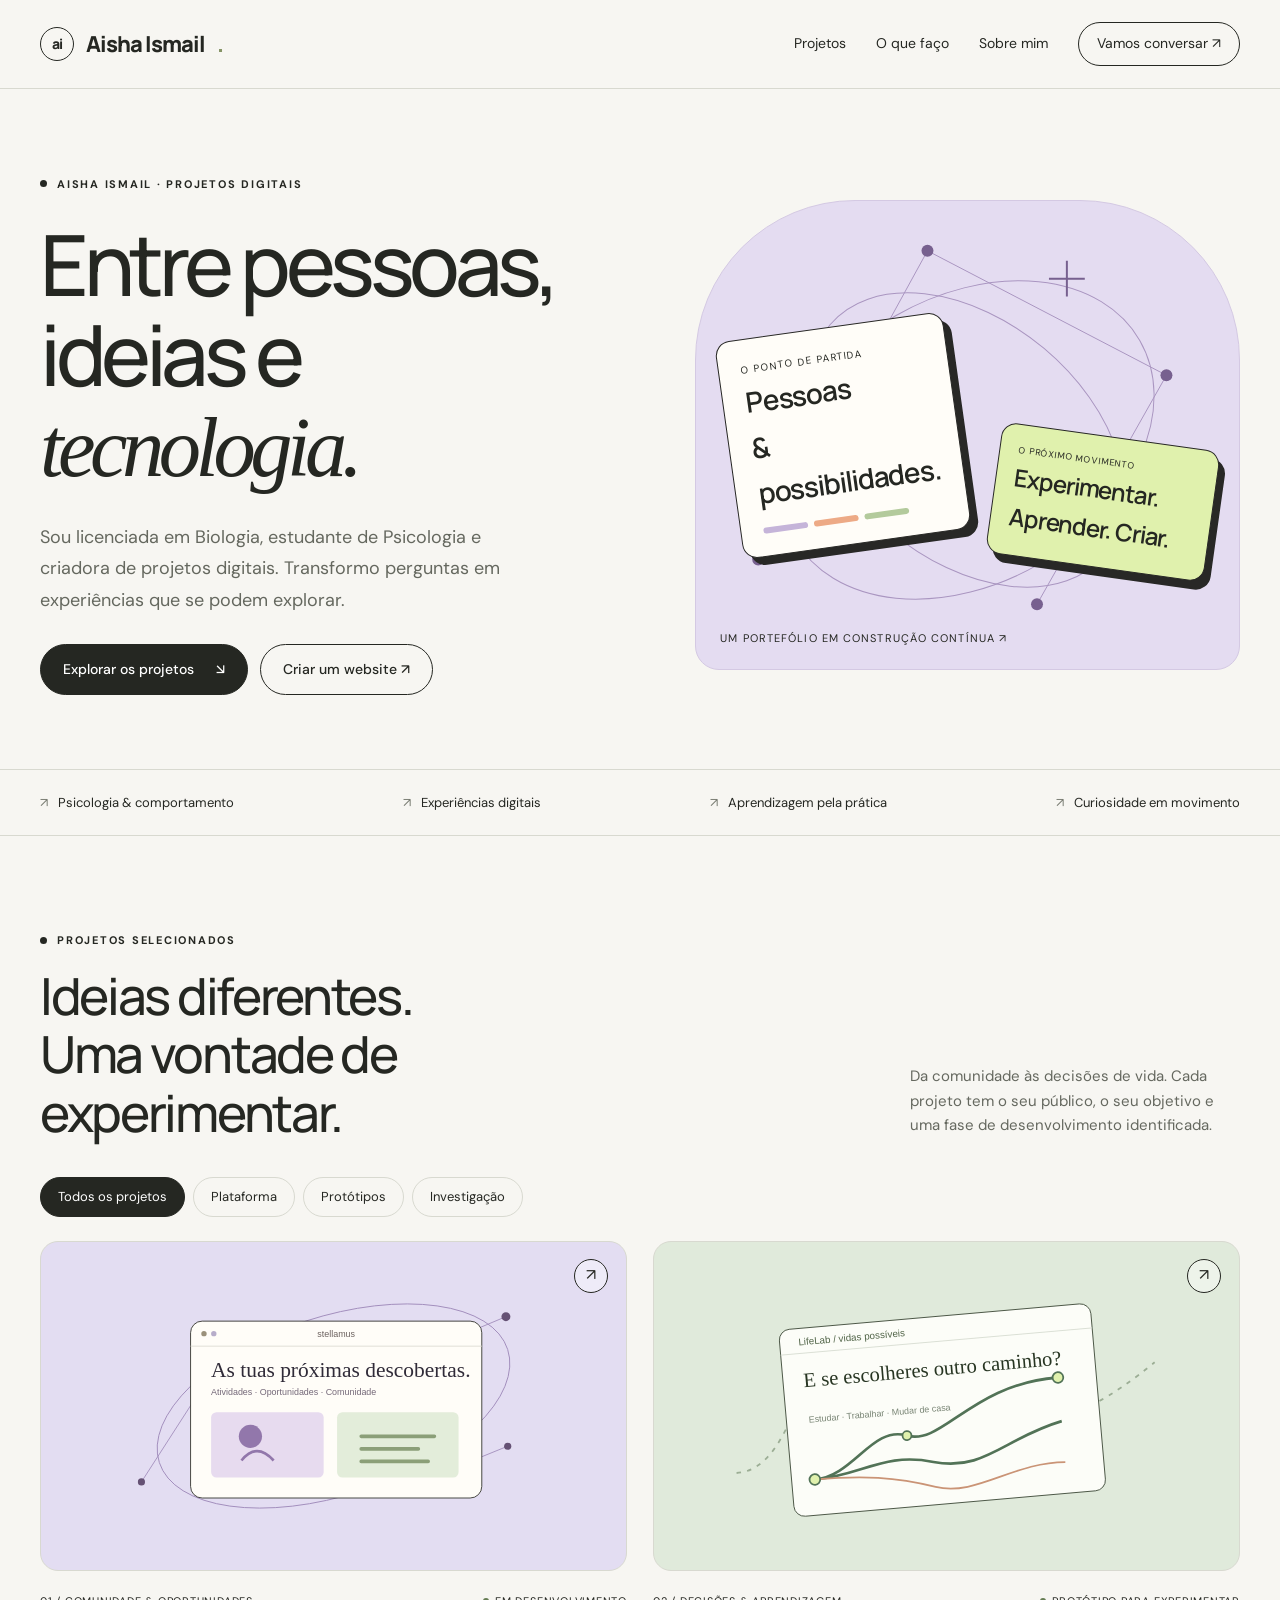
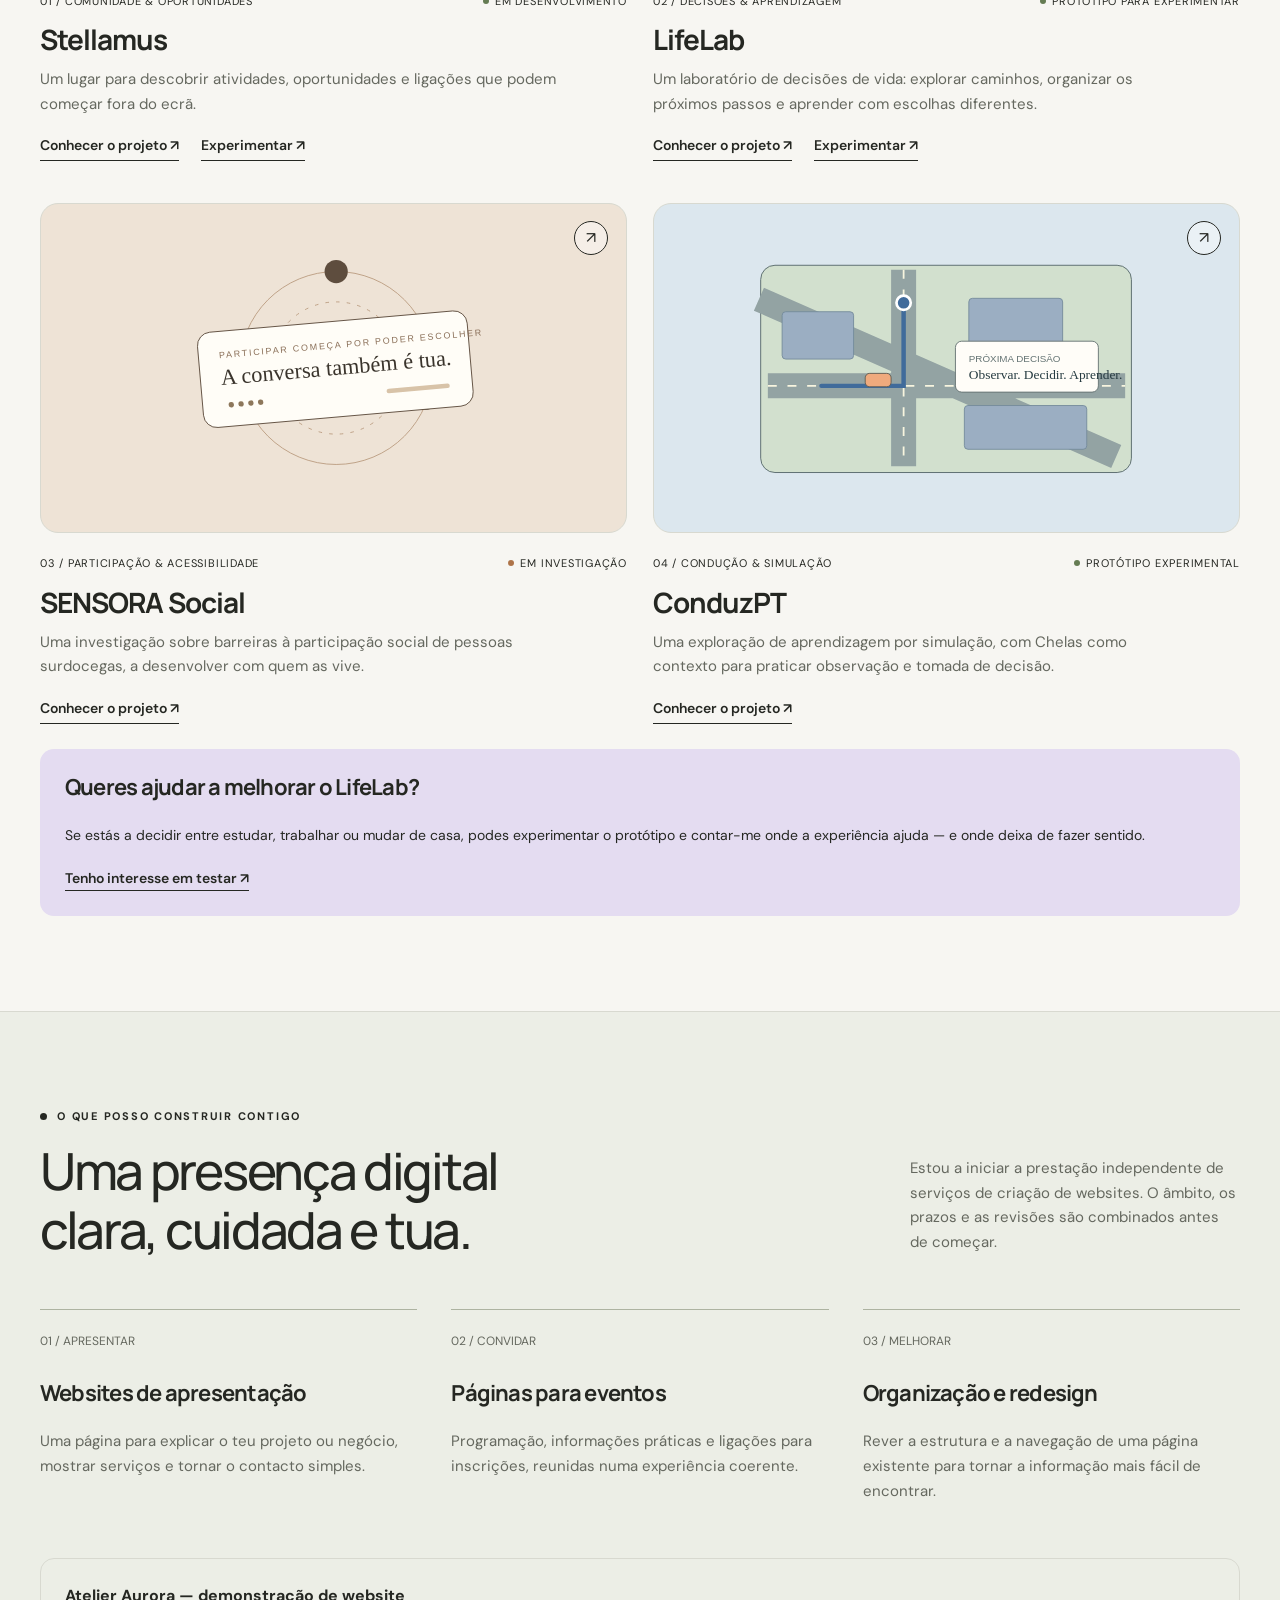
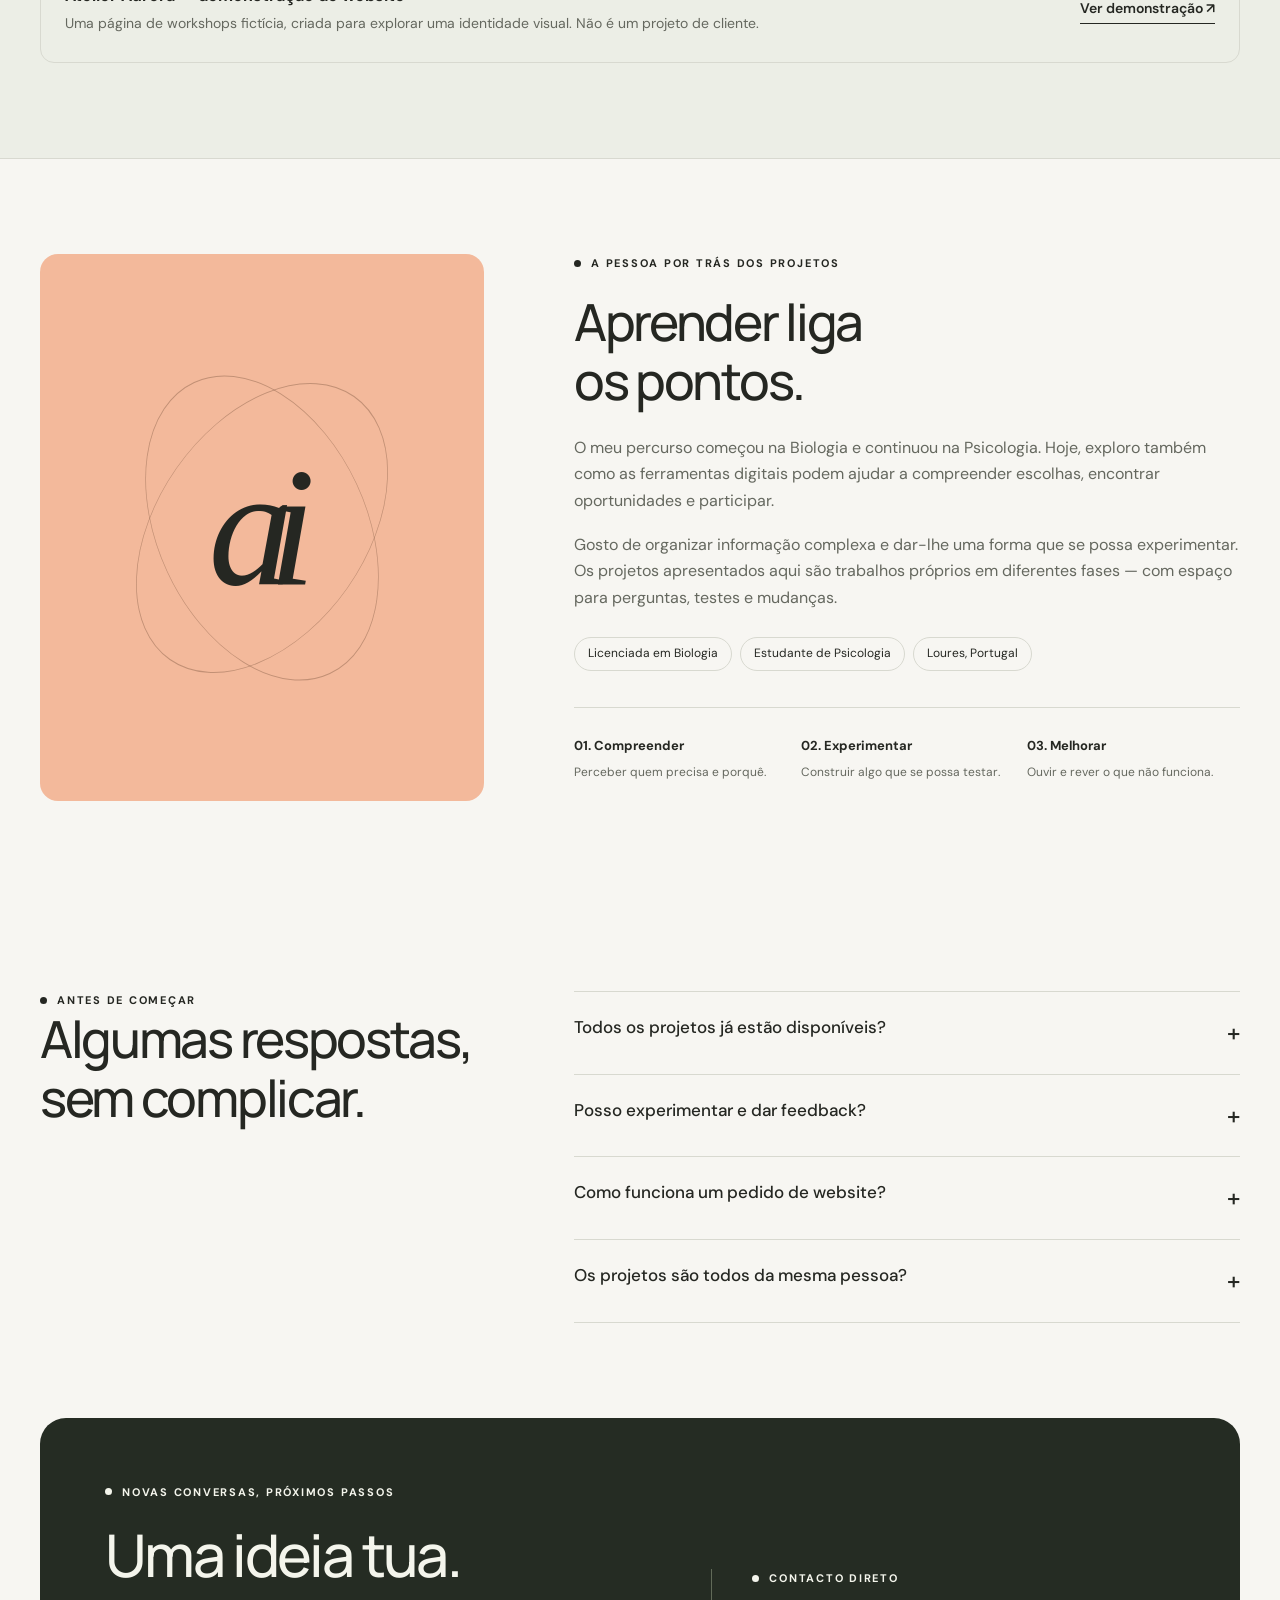
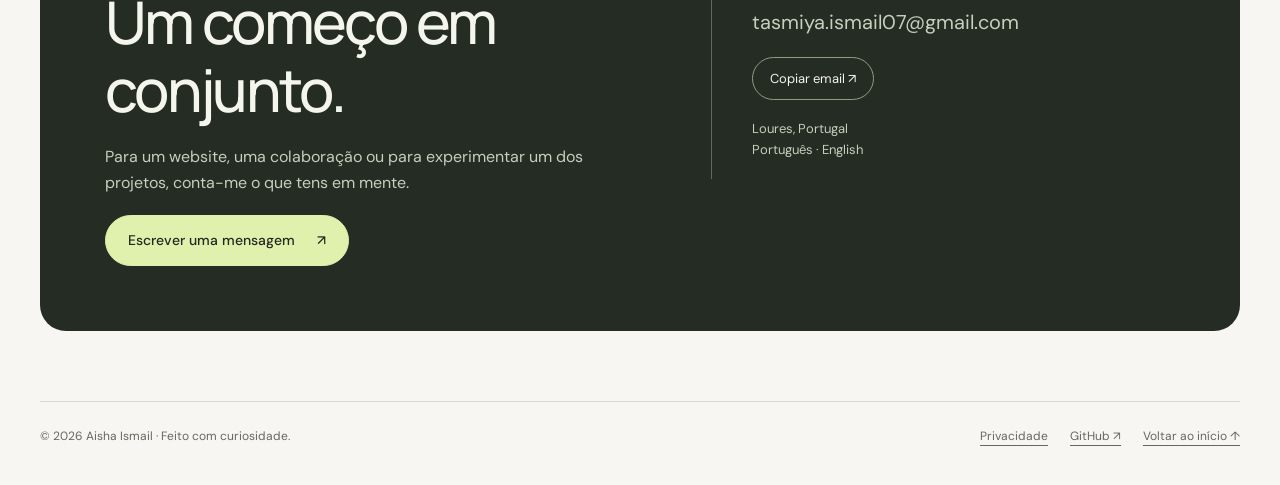
<file: project-hub/portfolio/index.html>
<!doctype html><html lang="pt-PT"><head><meta charset="utf-8"><meta name="viewport" content="width=device-width,initial-scale=1"><meta name="theme-color" content="#f7f6f2"><meta name="description" content="Portefólio de Aisha Ismail. Conhece a Stellamus, explora o LifeLab e acompanha projetos entre psicologia, aprendizagem e tecnologia."><meta property="og:title" content="Aisha Ismail — Projetos, pessoas e tecnologia"><meta property="og:description" content="Portefólio de Aisha Ismail. Conhece a Stellamus, explora o LifeLab e acompanha projetos entre psicologia, aprendizagem e tecnologia."><meta property="og:type" content="website"><title>Aisha Ismail — Projetos, pessoas e tecnologia</title><link rel="icon" href="favicon.svg" type="image/svg+xml"><link rel="stylesheet" href="style.css"></head><body id="topo"><a class="skip" href="#conteudo">Saltar para o conteúdo</a><header class="header"><nav class="nav wrap" aria-label="Navegação principal"><a class="brand" href="index.html" aria-label="Aisha Ismail — início"><span class="brandmark" aria-hidden="true">ai</span>Aisha Ismail<span style="color:#859365">.</span></a><button class="menu" aria-label="Abrir menu" aria-expanded="false" aria-controls="navigation">Menu +</button><div class="links" id="navigation"><a href="index.html#projetos">Projetos</a><a href="index.html#servicos">O que faço</a><a href="index.html#sobre">Sobre mim</a><a class="navcontact" href="index.html#contacto">Vamos conversar ↗</a></div></nav></header><main id="conteudo"><section class="hero wrap"><div><span class="eyebrow">Aisha Ismail · Projetos digitais</span><h1>Entre pessoas,<br>ideias e<br><span class="serif">tecnologia.</span></h1><p class="lead">Sou licenciada em Biologia, estudante de Psicologia e criadora de projetos digitais. Transformo perguntas em experiências que se podem explorar.</p><div class="actions"><a class="btn" href="#projetos">Explorar os projetos <span aria-hidden="true">↘</span></a><a class="btn light" href="#servicos">Criar um website ↗</a></div></div><div class="hero-art" role="img" aria-label="Ilustração de ideias ligadas entre si: pessoas, escolhas e projetos"><svg viewBox="0 0 500 470" aria-hidden="true"><g fill="none" stroke="#aa96c1"><ellipse cx="250" cy="240" rx="200" ry="144" transform="rotate(-30 250 240)"/><ellipse cx="250" cy="240" rx="180" ry="120" transform="rotate(40 250 240)"/><path d="M40 360L210 50 450 175 320 405"/></g><g fill="#77608f"><circle cx="210" cy="50" r="6"/><circle cx="450" cy="175" r="6"/><circle cx="40" cy="360" r="6"/><circle cx="320" cy="405" r="6"/></g><path d="M350 60v36M332 78h36" stroke="#77608f" stroke-width="2"/></svg><div class="floating"><small>O ponto de partida</small><b>Pessoas<br>&amp; possibilidades.</b><div class="tiny"><i></i><i></i><i></i></div></div><div class="floating second"><small>O próximo movimento</small><b>Experimentar.<br>Aprender. Criar.</b></div><span class="art-note">Um portefólio em construção contínua ↗</span></div></section><div class="ticker"><div class="wrap"><span>Psicologia &amp; comportamento</span><span>Experiências digitais</span><span>Aprendizagem pela prática</span><span>Curiosidade em movimento</span></div></div><section id="projetos" class="section wrap"><div class="section-head"><div><span class="eyebrow">Projetos selecionados</span><h2>Ideias diferentes.<br>Uma vontade de experimentar.</h2></div><p>Da comunidade às decisões de vida. Cada projeto tem o seu público, o seu objetivo e uma fase de desenvolvimento identificada.</p></div><div class="filterbar" role="group" aria-label="Filtrar projetos"><button data-filter="all" aria-pressed="true">Todos os projetos</button><button data-filter="plataforma" aria-pressed="false">Plataforma</button><button data-filter="prototipo" aria-pressed="false">Protótipos</button><button data-filter="investigacao" aria-pressed="false">Investigação</button></div><span id="filter-status" role="status" class="skip"></span><div class="projectgrid"><article class="project" data-category="plataforma"><a class="project-art stellamus" href="stellamus.html" aria-label="Conhecer Stellamus"><svg viewBox="0 0 520 300" aria-hidden="true" xmlns="http://www.w3.org/2000/svg"><g fill="none" stroke="#a28ebc" stroke-width="1"><ellipse cx="260" cy="150" rx="205" ry="100" transform="rotate(-18 260 150)"/><path d="M45 235L150 72 310 110 453 50M150 72L320 250 455 195"/></g><g fill="#655174"><circle cx="45" cy="235" r="4"/><circle cx="150" cy="72" r="5"/><circle cx="453" cy="50" r="5"/><circle cx="455" cy="195" r="4"/></g><rect x="100" y="55" width="326" height="198" rx="13" fill="#fffdf8" stroke="#33342d"/><path d="M100 83H426" stroke="#dedbd3"/><circle cx="115" cy="69" r="3" fill="#9a917b"/><circle cx="126" cy="69" r="3" fill="#b7adca"/><text x="263" y="73" font-family="Arial" font-size="10" text-anchor="middle" fill="#6c625f">stellamus</text><text x="123" y="118" font-size="24" font-family="Georgia" fill="#302b38">As tuas próximas descobertas.</text><text x="123" y="138" font-family="Arial" font-size="10" fill="#746878">Atividades · Oportunidades · Comunidade</text><rect x="123" y="157" width="126" height="73" rx="6" fill="#e7dbef"/><rect x="264" y="157" width="136" height="73" rx="6" fill="#e3edda"/><circle cx="167" cy="184" r="13" fill="#9277ab"/><path d="M157 211Q174 190 193 211" stroke="#9277ab" fill="none" stroke-width="3"/><path d="M291 184H373M291 198H355M291 212H366" stroke="#8b9f78" stroke-width="4" stroke-linecap="round"/></svg><span class="art-arrow" aria-hidden="true">↗</span></a><div class="project-meta"><span>01 / Comunidade &amp; oportunidades</span><span class="status ">Em desenvolvimento</span></div><h3>Stellamus</h3><p>Um lugar para descobrir atividades, oportunidades e ligações que podem começar fora do ecrã.</p><div class="project-links"><a class="textlink" href="stellamus.html">Conhecer o projeto ↗</a><a class="textlink" href="https://aishaaismaiil.github.io/Stellamus/" target="_blank" rel="noopener noreferrer">Experimentar ↗</a></div></article><article class="project" data-category="prototipo"><a class="project-art lifelab" href="lifelab.html" aria-label="Conhecer LifeLab"><svg viewBox="0 0 520 300" aria-hidden="true" xmlns="http://www.w3.org/2000/svg"><path d="M25 225C100 220 90 55 187 63S293 266 493 101" stroke="#9cae95" stroke-width="2" fill="none" stroke-dasharray="5 7"/><g transform="rotate(-5 250 150)"><rect x="80" y="50" width="350" height="210" rx="12" fill="#fcfdf8" stroke="#404c3b"/><path d="M80 78H430" stroke="#d9ded3"/><text x="101" y="69" font-size="11" font-family="Arial" fill="#506447">LifeLab / vidas possíveis</text><text x="103" y="116" font-family="Georgia" font-size="23" fill="#273522">E se escolheres outro caminho?</text><path d="M106 220C150 220 175 165 213 180S290 129 386 130M106 220C160 220 185 196 240 212S322 192 387 179" fill="none" stroke="#527357" stroke-width="3"/><path d="M106 220C160 220 196 225 240 240S329 220 387 225" fill="none" stroke="#ca9476" stroke-width="2"/><g fill="#e0f1ad" stroke="#527357" stroke-width="2"><circle cx="106" cy="220" r="6"/><circle cx="213" cy="180" r="5"/><circle cx="387" cy="130" r="6"/></g><text x="105" y="156" font-size="10" font-family="Arial" fill="#798575">Estudar · Trabalhar · Mudar de casa</text></g></svg><span class="art-arrow" aria-hidden="true">↗</span></a><div class="project-meta"><span>02 / Decisões &amp; aprendizagem</span><span class="status ">Protótipo para experimentar</span></div><h3>LifeLab</h3><p>Um laboratório de decisões de vida: explorar caminhos, organizar os próximos passos e aprender com escolhas diferentes.</p><div class="project-links"><a class="textlink" href="lifelab.html">Conhecer o projeto ↗</a><a class="textlink" href="life-lab/index.html" target="_blank" rel="noopener noreferrer">Experimentar ↗</a></div></article><article class="project" data-category="investigacao"><a class="project-art sensora" href="sensora.html" aria-label="Conhecer SENSORA Social"><svg viewBox="0 0 520 300" aria-hidden="true" xmlns="http://www.w3.org/2000/svg"><circle cx="263" cy="150" r="108" fill="none" stroke="#ba9c7f"/><circle cx="263" cy="150" r="74" fill="none" stroke="#ba9c7f" stroke-dasharray="4 8"/><g fill="#5e4d3e"><circle cx="263" cy="42" r="13"/><circle cx="160" cy="184" r="13"/><circle cx="363" cy="184" r="13"/></g><g transform="rotate(-5 260 145)"><rect x="110" y="98" width="303" height="107" rx="15" fill="#fffdf7" stroke="#5b4a3b"/><text x="133" y="128" font-family="Arial" font-size="10" letter-spacing="2" fill="#8a6f58">PARTICIPAR COMEÇA POR PODER ESCOLHER</text><text x="133" y="158" font-family="Georgia" font-size="25" fill="#3a342c">A conversa também é tua.</text><g fill="#8d775b"><circle cx="142" cy="181" r="3"/><circle cx="153" cy="181" r="3"/><circle cx="164" cy="181" r="3"/><circle cx="175" cy="181" r="3"/></g><path d="M319 181H385" stroke="#d8c3a8" stroke-width="5" stroke-linecap="round"/></g></svg><span class="art-arrow" aria-hidden="true">↗</span></a><div class="project-meta"><span>03 / Participação &amp; acessibilidade</span><span class="status research">Em investigação</span></div><h3>SENSORA Social</h3><p>Uma investigação sobre barreiras à participação social de pessoas surdocegas, a desenvolver com quem as vive.</p><div class="project-links"><a class="textlink" href="sensora.html">Conhecer o projeto ↗</a></div></article><article class="project" data-category="prototipo"><a class="project-art conduzpt" href="conduzpt.html" aria-label="Conhecer ConduzPT"><svg viewBox="0 0 520 300" aria-hidden="true" xmlns="http://www.w3.org/2000/svg"><rect x="52" y="35" width="415" height="232" rx="16" fill="#d2e0ce" stroke="#526567"/><path d="M60 170H460M212 40V260M50 73L450 249" stroke="#93a3a3" stroke-width="28"/><path d="M60 170H460M212 40V260" stroke="#f8f5df" stroke-width="2" stroke-dasharray="10 12"/><g fill="#9baec2" stroke="#748b9c"><rect x="76" y="87" width="80" height="53" rx="4"/><rect x="285" y="72" width="105" height="64" rx="4"/><rect x="280" y="192" width="137" height="49" rx="4"/></g><path d="M120 170H212V77" stroke="#406b9b" stroke-width="5" stroke-linecap="round" fill="none"/><circle cx="212" cy="77" r="8" fill="#406b9b" stroke="white" stroke-width="3"/><rect x="169" y="156" width="29" height="15" rx="5" fill="#efaa7d" stroke="#5d5c51"/><rect x="270" y="120" width="160" height="57" rx="7" fill="#fffdf8" stroke="#627070"/><text x="285" y="143" font-family="Arial" font-size="11" fill="#637272">PRÓXIMA DECISÃO</text><text x="285" y="162" font-family="Georgia" font-size="15" fill="#263b41">Observar. Decidir. Aprender.</text></svg><span class="art-arrow" aria-hidden="true">↗</span></a><div class="project-meta"><span>04 / Condução &amp; simulação</span><span class="status ">Protótipo experimental</span></div><h3>ConduzPT</h3><p>Uma exploração de aprendizagem por simulação, com Chelas como contexto para praticar observação e tomada de decisão.</p><div class="project-links"><a class="textlink" href="conduzpt.html">Conhecer o projeto ↗</a></div></article></div><div class="testing"><h3>Queres ajudar a melhorar o LifeLab?</h3><p>Se estás a decidir entre estudar, trabalhar ou mudar de casa, podes experimentar o protótipo e contar-me onde a experiência ajuda — e onde deixa de fazer sentido.</p><a class="textlink" href="mailto:tasmiya.ismail07@gmail.com?subject=Quero%20experimentar%20o%20LifeLab">Tenho interesse em testar ↗</a></div></section><section id="servicos" class="section service-section"><div class="wrap"><div class="section-head"><div><span class="eyebrow">O que posso construir contigo</span><h2>Uma presença digital<br>clara, cuidada e tua.</h2></div><p>Estou a iniciar a prestação independente de serviços de criação de websites. O âmbito, os prazos e as revisões são combinados antes de começar.</p></div><div class="servicegrid"><article class="service"><span class="number">01 / APRESENTAR</span><h3>Websites de apresentação</h3><p>Uma página para explicar o teu projeto ou negócio, mostrar serviços e tornar o contacto simples.</p></article><article class="service"><span class="number">02 / CONVIDAR</span><h3>Páginas para eventos</h3><p>Programação, informações práticas e ligações para inscrições, reunidas numa experiência coerente.</p></article><article class="service"><span class="number">03 / MELHORAR</span><h3>Organização e redesign</h3><p>Rever a estrutura e a navegação de uma página existente para tornar a informação mais fácil de encontrar.</p></article></div><div class="demo-strip"><div><b>Atelier Aurora — demonstração de website</b><p>Uma página de workshops fictícia, criada para explorar uma identidade visual. Não é um projeto de cliente.</p></div><a class="textlink" href="demo-atelier.html">Ver demonstração ↗</a></div></div></section><section id="sobre" class="section wrap aboutgrid"><div class="about-art" aria-hidden="true"><span>ai</span></div><div class="about-copy"><span class="eyebrow">A pessoa por trás dos projetos</span><h2>Aprender liga<br>os pontos.</h2><p>O meu percurso começou na Biologia e continuou na Psicologia. Hoje, exploro também como as ferramentas digitais podem ajudar a compreender escolhas, encontrar oportunidades e participar.</p><p>Gosto de organizar informação complexa e dar-lhe uma forma que se possa experimentar. Os projetos apresentados aqui são trabalhos próprios em diferentes fases — com espaço para perguntas, testes e mudanças.</p><div class="facts"><span>Licenciada em Biologia</span><span>Estudante de Psicologia</span><span>Loures, Portugal</span></div><div class="process"><div><b>01. Compreender</b><p>Perceber quem precisa e porquê.</p></div><div><b>02. Experimentar</b><p>Construir algo que se possa testar.</p></div><div><b>03. Melhorar</b><p>Ouvir e rever o que não funciona.</p></div></div></div></section><section class="section wrap faq"><div><span class="eyebrow">Antes de começar</span><h2>Algumas respostas,<br>sem complicar.</h2></div><div><details><summary>Todos os projetos já estão disponíveis?</summary><p>A Stellamus tem uma demonstração publicada. O LifeLab e o ConduzPT são protótipos com limitações descritas nas páginas próprias. A SENSORA Social está em investigação e não é apresentada como uma solução validada.</p></details><details><summary>Posso experimentar e dar feedback?</summary><p>Sim. Explora o LifeLab e conta-me qual era a tua tarefa, onde tiveste dificuldades e o que esperavas que acontecesse. Usa um perfil fictício se preferires. O contacto está no fim da página.</p></details><details><summary>Como funciona um pedido de website?</summary><p>Envia o objetivo, o público e os conteúdos de que já dispões. A partir daí, combinamos o âmbito, a proposta visual, os prazos, o preço e as revisões. Não existe um pagamento automático neste site.</p></details><details><summary>Os projetos são todos da mesma pessoa?</summary><p>Sim. São iniciativas de Aisha Ismail, com objetivos e identidades diferentes. Este portefólio reúne o trabalho e indica o estado de cada projeto.</p></details></div></section></main><section id="contacto" class="wrap contact-section"><div><span class="eyebrow">Novas conversas, próximos passos</span><h2>Uma ideia tua.<br>Um começo em conjunto.</h2><p>Para um website, uma colaboração ou para experimentar um dos projetos, conta-me o que tens em mente.</p><a class="btn lime" href="mailto:tasmiya.ismail07@gmail.com?subject=Contacto%20atrav%C3%A9s%20do%20portef%C3%B3lio">Escrever uma mensagem <span aria-hidden="true">↗</span></a></div><div class="contact-right"><span class="eyebrow">Contacto direto</span><p><a class="email" href="mailto:tasmiya.ismail07@gmail.com">tasmiya.ismail07@gmail.com</a></p><button data-copy-email>Copiar email ↗</button><p>Loures, Portugal<br>Português · English</p></div></section><footer class="footer wrap"><span>© 2026 Aisha Ismail · Feito com curiosidade.</span><div class="footer-links"><a href="privacidade.html">Privacidade</a><a href="https://github.com/aishaaismaiil" target="_blank" rel="noopener noreferrer">GitHub ↗</a><a href="#topo">Voltar ao início ↑</a></div></footer><div class="toast" id="toast" role="status" hidden></div><script src="site.js" defer></script></body></html>
</file>
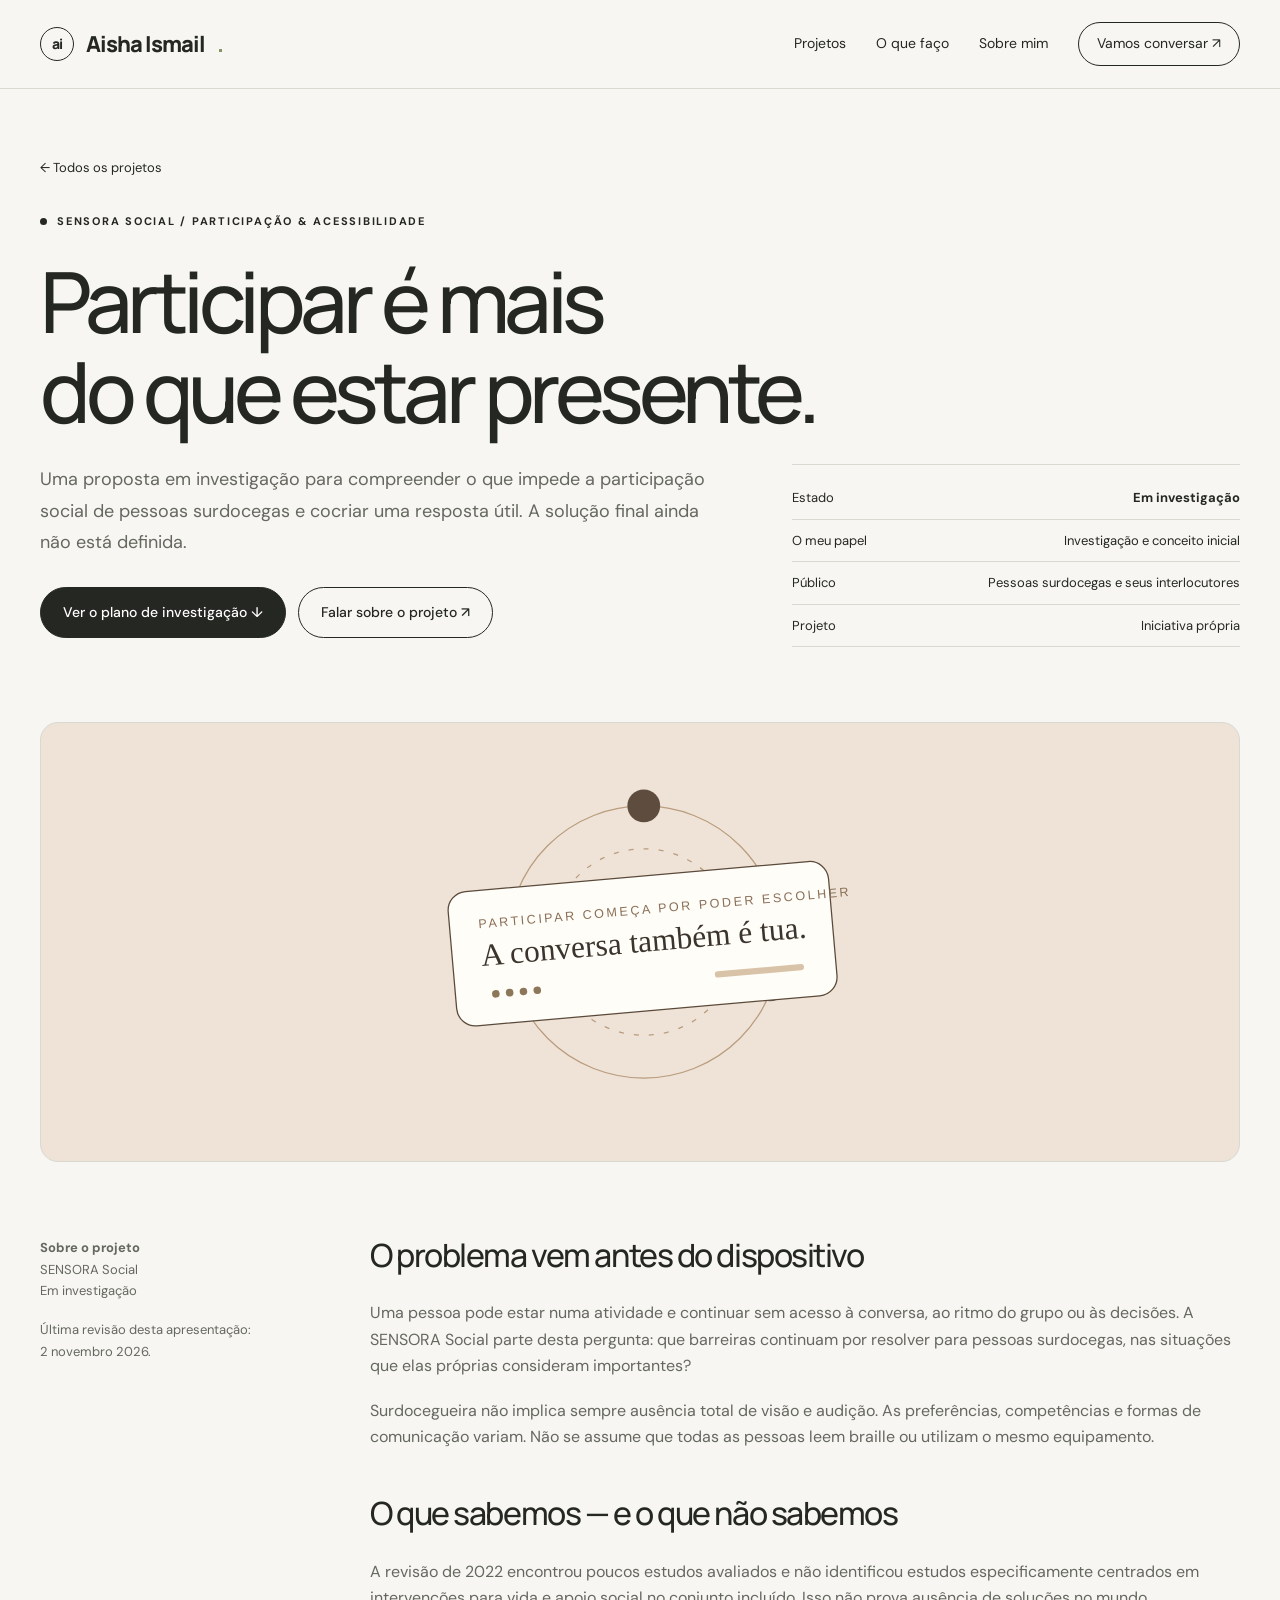
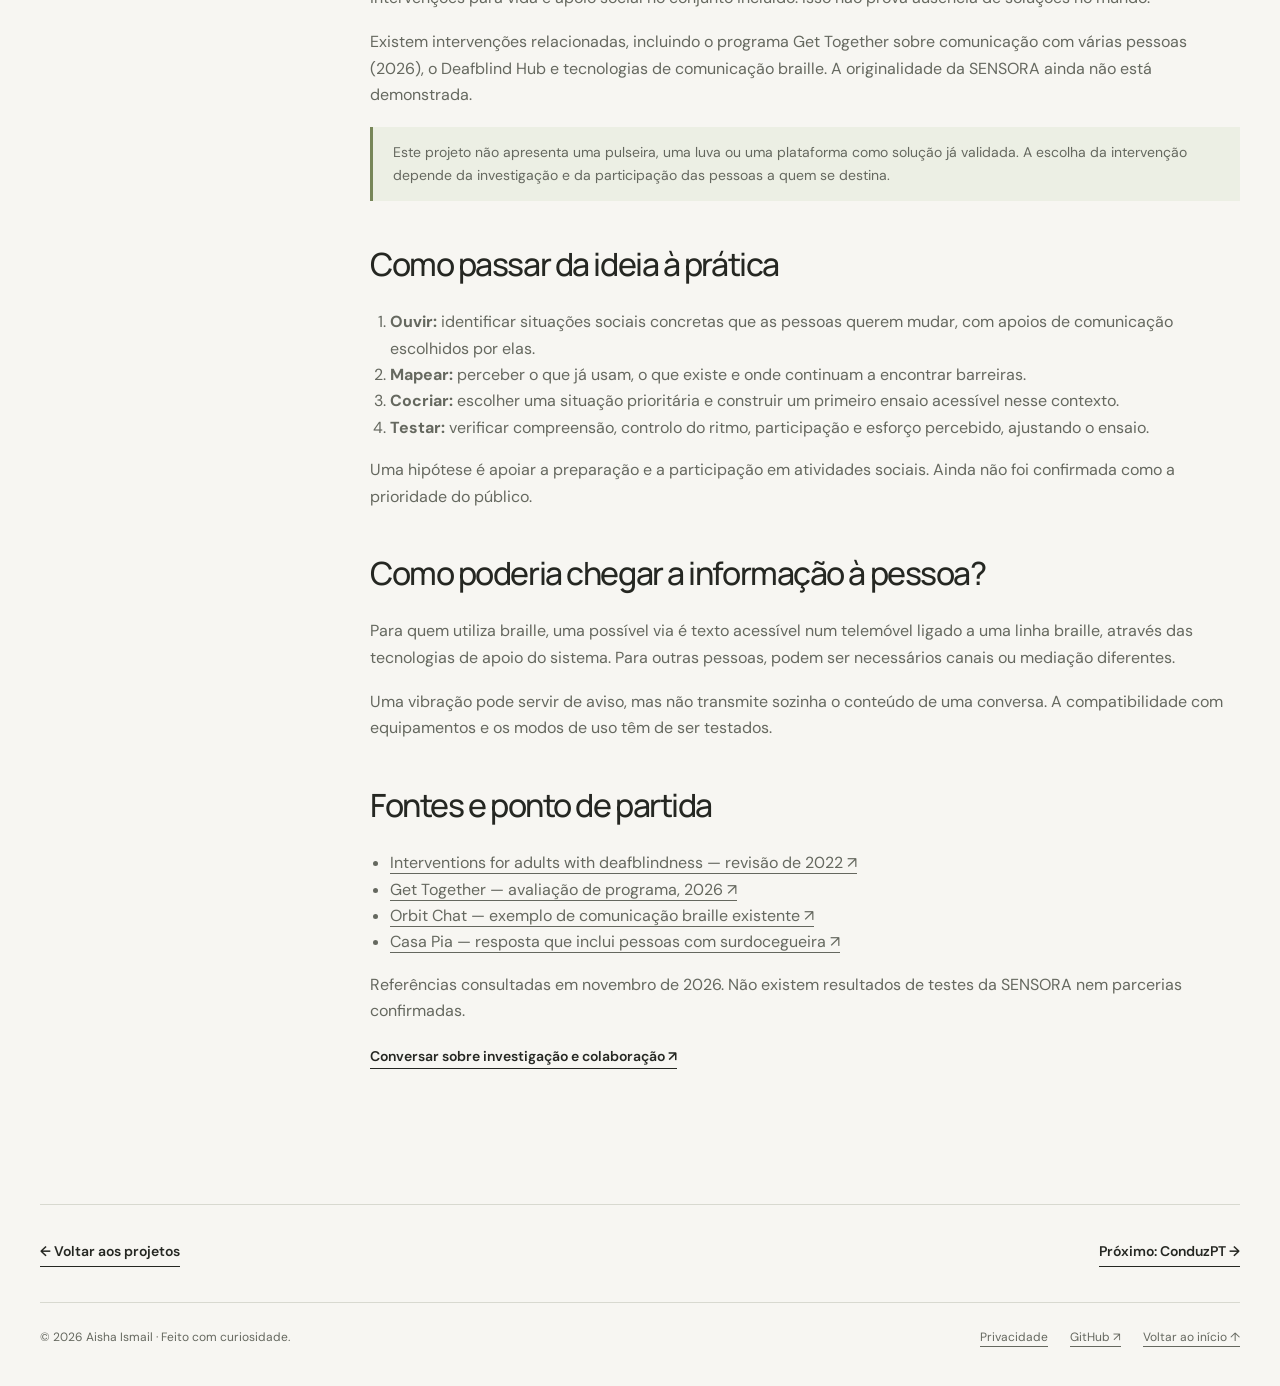
<file: project-hub/sensora-social/index.html>
<!doctype html><html lang="pt-PT"><head><meta charset="utf-8"><meta name="viewport" content="width=device-width,initial-scale=1"><meta name="theme-color" content="#f7f6f2"><meta name="description" content="Uma investigação sobre barreiras à participação social de pessoas surdocegas, a desenvolver com quem as vive."><meta property="og:title" content="SENSORA Social — Aisha Ismail"><meta property="og:description" content="Uma investigação sobre barreiras à participação social de pessoas surdocegas, a desenvolver com quem as vive."><meta property="og:type" content="website"><title>SENSORA Social — Aisha Ismail</title><link rel="icon" href="../portfolio/favicon.svg" type="image/svg+xml"><link rel="stylesheet" href="../portfolio/style.css"></head><body id="topo"><a class="skip" href="#conteudo">Saltar para o conteúdo</a><header class="header"><nav class="nav wrap" aria-label="Navegação principal"><a class="brand" href="../portfolio/index.html" aria-label="Aisha Ismail — início"><span class="brandmark" aria-hidden="true">ai</span>Aisha Ismail<span style="color:#859365">.</span></a><button class="menu" aria-label="Abrir menu" aria-expanded="false" aria-controls="navigation">Menu +</button><div class="links" id="navigation"><a href="../portfolio/index.html#projetos">Projetos</a><a href="../portfolio/index.html#servicos">O que faço</a><a href="../portfolio/index.html#sobre">Sobre mim</a><a class="navcontact" href="../portfolio/index.html#contacto">Vamos conversar ↗</a></div></nav></header><main id="conteudo" class="wrap"><header class="casehero"><a class="crumb" href="../portfolio/index.html#projetos">← Todos os projetos</a><p class="eyebrow" style="margin-top:32px">SENSORA Social / Participação &amp; acessibilidade</p><h1>Participar é mais<br>do que estar presente.</h1><div class="caseintro"><div><p class="lead">Uma proposta em investigação para compreender o que impede a participação social de pessoas surdocegas e cocriar uma resposta útil. A solução final ainda não está definida.</p><div class="actions"><a class="btn" href="#plano" >Ver o plano de investigação ↓</a><a class="btn light" href="mailto:tasmiya.ismail07@gmail.com?subject=Contacto%20sobre%20SENSORA%20Social">Falar sobre o projeto ↗</a></div></div><div class="caseinfo"><div><span>Estado</span><b>Em investigação</b></div><div><span>O meu papel</span><span>Investigação e conceito inicial</span></div><div><span>Público</span><span>Pessoas surdocegas e seus interlocutores</span></div><div><span>Projeto</span><span>Iniciativa própria</span></div></div></div></header><div class="project-art caseart sensora"><svg viewBox="0 0 520 300" aria-hidden="true" xmlns="http://www.w3.org/2000/svg"><circle cx="263" cy="150" r="108" fill="none" stroke="#ba9c7f"/><circle cx="263" cy="150" r="74" fill="none" stroke="#ba9c7f" stroke-dasharray="4 8"/><g fill="#5e4d3e"><circle cx="263" cy="42" r="13"/><circle cx="160" cy="184" r="13"/><circle cx="363" cy="184" r="13"/></g><g transform="rotate(-5 260 145)"><rect x="110" y="98" width="303" height="107" rx="15" fill="#fffdf7" stroke="#5b4a3b"/><text x="133" y="128" font-family="Arial" font-size="10" letter-spacing="2" fill="#8a6f58">PARTICIPAR COMEÇA POR PODER ESCOLHER</text><text x="133" y="158" font-family="Georgia" font-size="25" fill="#3a342c">A conversa também é tua.</text><g fill="#8d775b"><circle cx="142" cy="181" r="3"/><circle cx="153" cy="181" r="3"/><circle cx="164" cy="181" r="3"/><circle cx="175" cy="181" r="3"/></g><path d="M319 181H385" stroke="#d8c3a8" stroke-width="5" stroke-linecap="round"/></g></svg></div><div class="casebody"><aside><b>Sobre o projeto</b><p>SENSORA Social<br>Em investigação</p><p>Última revisão desta apresentação:<br>2 novembro 2026.</p></aside><div><section><h2>O problema vem antes do dispositivo</h2><p>Uma pessoa pode estar numa atividade e continuar sem acesso à conversa, ao ritmo do grupo ou às decisões. A SENSORA Social parte desta pergunta: que barreiras continuam por resolver para pessoas surdocegas, nas situações que elas próprias consideram importantes?</p><p>Surdocegueira não implica sempre ausência total de visão e audição. As preferências, competências e formas de comunicação variam. Não se assume que todas as pessoas leem braille ou utilizam o mesmo equipamento.</p></section><section><h2>O que sabemos — e o que não sabemos</h2><p>A revisão de 2022 encontrou poucos estudos avaliados e não identificou estudos especificamente centrados em intervenções para vida e apoio social no conjunto incluído. Isso não prova ausência de soluções no mundo.</p><p>Existem intervenções relacionadas, incluindo o programa Get Together sobre comunicação com várias pessoas (2026), o Deafblind Hub e tecnologias de comunicação braille. A originalidade da SENSORA ainda não está demonstrada.</p><p class="notice">Este projeto não apresenta uma pulseira, uma luva ou uma plataforma como solução já validada. A escolha da intervenção depende da investigação e da participação das pessoas a quem se destina.</p></section><section id="plano"><h2>Como passar da ideia à prática</h2><ol><li><b>Ouvir:</b> identificar situações sociais concretas que as pessoas querem mudar, com apoios de comunicação escolhidos por elas.</li><li><b>Mapear:</b> perceber o que já usam, o que existe e onde continuam a encontrar barreiras.</li><li><b>Cocriar:</b> escolher uma situação prioritária e construir um primeiro ensaio acessível nesse contexto.</li><li><b>Testar:</b> verificar compreensão, controlo do ritmo, participação e esforço percebido, ajustando o ensaio.</li></ol><p>Uma hipótese é apoiar a preparação e a participação em atividades sociais. Ainda não foi confirmada como a prioridade do público.</p></section><section><h2>Como poderia chegar a informação à pessoa?</h2><p>Para quem utiliza braille, uma possível via é texto acessível num telemóvel ligado a uma linha braille, através das tecnologias de apoio do sistema. Para outras pessoas, podem ser necessários canais ou mediação diferentes.</p><p>Uma vibração pode servir de aviso, mas não transmite sozinha o conteúdo de uma conversa. A compatibilidade com equipamentos e os modos de uso têm de ser testados.</p></section><section><h2>Fontes e ponto de partida</h2><ul class="source-list"><li><a href="https://link.springer.com/article/10.1186/s12913-022-08958-4" target="_blank" rel="noopener noreferrer">Interventions for adults with deafblindness — revisão de 2022 ↗</a></li><li><a href="https://doi.org/10.1093/jdsade/enag038" target="_blank" rel="noopener noreferrer">Get Together — avaliação de programa, 2026 ↗</a></li><li><a href="https://www.orbitresearch.com/support/orbit-chat-support/" target="_blank" rel="noopener noreferrer">Orbit Chat — exemplo de comunicação braille existente ↗</a></li><li><a href="https://casapia.pt/outras-respostas/caarpd/" target="_blank" rel="noopener noreferrer">Casa Pia — resposta que inclui pessoas com surdocegueira ↗</a></li></ul><p>Referências consultadas em novembro de 2026. Não existem resultados de testes da SENSORA nem parcerias confirmadas.</p><a class="textlink" href="mailto:tasmiya.ismail07@gmail.com?subject=SENSORA%20Social%20-%20conversa%20explorat%C3%B3ria">Conversar sobre investigação e colaboração ↗</a></section></div></div><div class="nextproject"><a class="textlink" href="../portfolio/index.html#projetos">← Voltar aos projetos</a><a class="textlink" href="../portfolio/conduzpt.html">Próximo: ConduzPT →</a></div></main><footer class="footer wrap"><span>© 2026 Aisha Ismail · Feito com curiosidade.</span><div class="footer-links"><a href="../portfolio/privacidade.html">Privacidade</a><a href="https://github.com/aishaaismaiil" target="_blank" rel="noopener noreferrer">GitHub ↗</a><a href="#topo">Voltar ao início ↑</a></div></footer><div class="toast" id="toast" role="status" hidden></div><script src="../portfolio/site.js" defer></script></body></html>
</file>
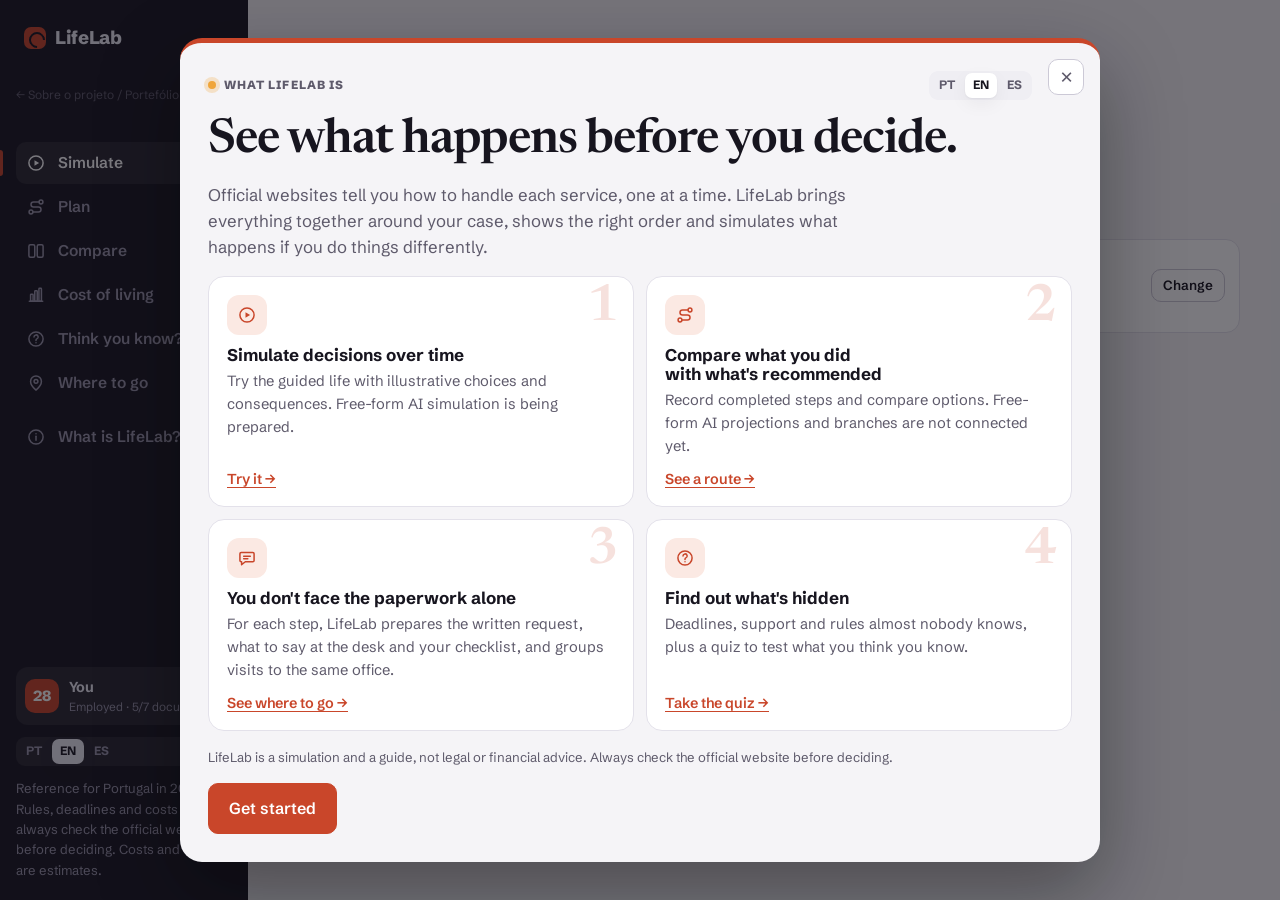
<file: project-hub/portfolio/life-lab/index.html>
<!doctype html><html lang="pt-PT"><head><meta charset=utf8><meta name=viewport content="width=device-width,initial-scale=1,viewport-fit=cover"><style>:root{color-scheme:light;box-sizing:border-box;padding-top:env(safe-area-inset-top,0px);padding-bottom:env(safe-area-inset-bottom,0px)}html{scroll-padding-top:env(safe-area-inset-top,0px)}body{margin:0;padding:0;font:14px -apple-system,BlinkMacSystemFont,sans-serif;background:#fff;color:#000}img{max-width:100%}[hidden]:not([hidden=until-found i]){display:none!important}</style></head><body>
<title>LifeLab</title>

<link rel="preconnect" href="https://fonts.googleapis.com">
<link rel="stylesheet" href="https://fonts.googleapis.com/css2?family=Schibsted+Grotesk:wght@400;500;600;700;800&family=Newsreader:opsz,wght@6..72,500;6..72,600&display=swap">
<style>
/* Layout: aplicação de serviço público com carácter — barra lateral no computador, barra inferior no telemóvel; conteúdo em duas colunas (percurso + painel fixo) */
:root{
  --bg:#F4F5F2; --surface:#FFFFFF; --surface2:#EEF0EC; --ink:#15191B; --muted:#5B6366; --line:#DFE3DE; --line2:#C9CFC9;
  --accent:#1E6B57; --accent-ink:#FFFFFF; --accent-soft:#E2EFEA; --ok:#1E7A4F; --bad:#B9412F;
  --tip-bg:#FBF1D9; --tip-ink:#6B4A0A; --tip-line:#E3B24F;
  --l-red:#C8503E; --l-blue:#3462C4; --l-green:#2F8A58; --l-violet:#6550C2; --l-amber:#B87C16; --l-teal:#16818F; --l-pink:#B64578; --l-slate:#5B687E;
  --f-ui:"Schibsted Grotesk", "Segoe UI", system-ui, sans-serif;
  --f-disp:"Newsreader", Georgia, "Times New Roman", serif;
  --r:14px; --shadow:0 1px 2px rgba(20,25,27,.05),0 4px 14px rgba(20,25,27,.04);
}
@media (prefers-color-scheme: dark){:root:not([data-theme="light"]){
  --bg:#0F1211; --surface:#171B1A; --surface2:#1F2523; --ink:#E8ECE9; --muted:#9BA5A1; --line:#2A3230; --line2:#3A4441;
  --accent:#5DC1A2; --accent-ink:#0F1211; --accent-soft:#1B2D27; --ok:#5DC795; --bad:#EE8670;
  --tip-bg:#2C2513; --tip-ink:#F0CF84; --tip-line:#8A6A22;
  --l-red:#E7826F; --l-blue:#7FA2EC; --l-green:#6CC08F; --l-violet:#A493EC; --l-amber:#E2AD55; --l-teal:#55BFCB; --l-pink:#E07CAA; --l-slate:#98A6BD;
  --shadow:0 1px 2px rgba(0,0,0,.3); color-scheme:dark}}
:root[data-theme="dark"]{
  --bg:#0F1211; --surface:#171B1A; --surface2:#1F2523; --ink:#E8ECE9; --muted:#9BA5A1; --line:#2A3230; --line2:#3A4441;
  --accent:#5DC1A2; --accent-ink:#0F1211; --accent-soft:#1B2D27; --ok:#5DC795; --bad:#EE8670;
  --tip-bg:#2C2513; --tip-ink:#F0CF84; --tip-line:#8A6A22;
  --l-red:#E7826F; --l-blue:#7FA2EC; --l-green:#6CC08F; --l-violet:#A493EC; --l-amber:#E2AD55; --l-teal:#55BFCB; --l-pink:#E07CAA; --l-slate:#98A6BD;
  --shadow:0 1px 2px rgba(0,0,0,.3); color-scheme:dark}
*{box-sizing:border-box}
html,body{overflow-x:hidden}
body{background:var(--bg);color:var(--ink);font-family:var(--f-ui);font-size:15.5px;line-height:1.55;margin:0;-webkit-font-smoothing:antialiased}
h1,h2,h3,h4{margin:0;text-wrap:balance;line-height:1.12;font-weight:700}
p{margin:0}
button,select,input,textarea{font:inherit;color:inherit}
button{cursor:pointer}
:focus-visible{outline:2px solid var(--accent);outline-offset:2px}
a{color:var(--accent);text-underline-offset:3px}
.note{font-size:.82rem;color:var(--muted)}

/* moldura */
.app{min-height:100%}
.side{display:none}
.mtop{position:sticky;top:env(safe-area-inset-top,0px);z-index:6;background:color-mix(in srgb,var(--bg) 94%,transparent);backdrop-filter:blur(10px);display:flex;align-items:center;justify-content:space-between;gap:10px;padding:10px max(16px,env(safe-area-inset-right,0px)) 10px max(16px,env(safe-area-inset-left,0px));border-bottom:1px solid var(--line)}
body::before{content:"";position:fixed;inset:0 0 auto;height:env(safe-area-inset-top,0px);z-index:10;background:var(--bg)}
.mtop-r{display:flex;align-items:center;gap:8px}
.brand{display:flex;align-items:center;gap:9px;font-weight:800;font-size:1.15rem;letter-spacing:-.02em}
.mark{width:22px;height:22px;border-radius:7px;background:var(--accent);position:relative;flex:none}
.mark::after{content:"";position:absolute;left:5px;top:5px;width:12px;height:12px;border-radius:50%;border:2.5px solid var(--accent-ink);border-right-color:transparent;transform:rotate(45deg)}
.me-btn{border:0;background:none;padding:0}
.pin{width:46px;height:46px;border-radius:12px;background:var(--accent-soft);color:var(--accent);display:grid;place-items:center;font-weight:800;font-size:1.15rem;font-variant-numeric:tabular-nums;flex:none}
.pin.sm{width:34px;height:34px;border-radius:10px;font-size:.92rem}
.langs{display:inline-flex;background:var(--surface2);border-radius:9px;padding:2px;gap:2px}
.langs button{border:0;background:none;border-radius:7px;padding:3px 8px;font-size:.76rem;font-weight:700;color:var(--muted)}
.langs button[aria-pressed="true"]{background:var(--surface);color:var(--ink);box-shadow:var(--shadow)}
.mnav{position:fixed;left:0;right:0;bottom:0;z-index:6;background:color-mix(in srgb,var(--surface) 96%,transparent);backdrop-filter:blur(10px);border-top:1px solid var(--line);display:grid;grid-template-columns:repeat(5,1fr);padding:6px max(6px,env(safe-area-inset-right,0px)) calc(6px + env(safe-area-inset-bottom,0px)) max(6px,env(safe-area-inset-left,0px))}
.mnav button{border:0;background:none;display:flex;flex-direction:column;align-items:center;gap:2px;padding:4px 2px;font-size:.68rem;font-weight:600;color:var(--muted);border-radius:10px}
.mnav button[aria-current="page"]{color:var(--accent)}
.mnav button[aria-current="page"] svg{background:var(--accent-soft);border-radius:8px;box-sizing:content-box;padding:2px 10px}
main{padding:20px max(16px,env(safe-area-inset-right,0px)) calc(96px + env(safe-area-inset-bottom,0px)) max(16px,env(safe-area-inset-left,0px));display:flex;flex-direction:column;gap:20px;max-width:1180px;margin:0 auto}
.foot{margin-top:8px}
.d-only{display:none}
@media (min-width:1024px){
  .app{display:grid;grid-template-columns:248px 1fr}
  .mtop,.mnav,.m-only{display:none!important}
  .d-only{display:block}
  .side{display:flex;flex-direction:column;gap:22px;position:sticky;top:0;height:100vh;padding:24px 16px 20px;border-right:1px solid var(--line);background:var(--surface)}
  .side .brand{padding:0 8px}
  main{padding:36px 40px 56px;gap:26px;width:100%}
}
.snav{display:flex;flex-direction:column;gap:2px}
.snav button{border:0;background:none;display:flex;align-items:center;gap:12px;padding:9px 10px;border-radius:10px;font-weight:600;color:var(--muted);text-align:left}
.snav button:hover{background:var(--surface2);color:var(--ink)}
.snav button[aria-current="page"]{background:var(--accent-soft);color:var(--accent)}
.side-foot{margin-top:auto;display:flex;flex-direction:column;gap:12px}
.me-card{border:1px solid var(--line);background:var(--bg);border-radius:12px;padding:8px;display:flex;align-items:center;gap:10px;text-align:left;width:100%}
.me-card:hover{border-color:var(--line2)}
.me-t{display:flex;flex-direction:column;min-width:0;flex:1}
.me-t b{font-size:.9rem;white-space:nowrap;overflow:hidden;text-overflow:ellipsis}
.me-t small{font-size:.74rem;color:var(--muted);white-space:nowrap;overflow:hidden;text-overflow:ellipsis}
.me-card .edit{font-size:.74rem;font-weight:700;color:var(--accent)}

/* tipografia de secção */
.sec-h{display:flex;flex-direction:column;gap:8px;max-width:720px}
.sec-h h2{font-family:var(--f-disp);font-weight:600;font-size:clamp(1.9rem,4.8vw,2.7rem);letter-spacing:-.015em;line-height:1.08}
.sec-h p{color:var(--muted);font-size:1.02rem;max-width:62ch}
.narrow{max-width:760px;width:100%;display:flex;flex-direction:column;gap:20px}
.setup{max-width:820px;display:flex;flex-direction:column;gap:20px}
.lbl{font-size:.8rem;font-weight:600;color:var(--muted)}

/* botões */
.btn{border:1px solid var(--line2);background:var(--surface);border-radius:10px;padding:8px 14px;font-weight:600;font-size:.9rem;transition:background .15s,border-color .15s}
.btn:hover{border-color:var(--ink)}
.btn.sm{padding:5px 11px;font-size:.84rem}
.btn.lg{padding:12px 20px;font-size:1rem}
.btn.primary{background:var(--accent);border-color:var(--accent);color:var(--accent-ink)}
.btn.primary:hover{filter:brightness(1.06)}
.btn:disabled{opacity:.45;cursor:not-allowed}
.linkbtn{border:0;background:none;padding:0;color:var(--accent);font-weight:600;text-decoration:underline;text-underline-offset:3px;font-size:.9rem;text-align:left}
.row-btns{display:flex;flex-wrap:wrap;gap:8px;align-items:center}

/* estás aqui */
.here{background:var(--surface);border:1px solid var(--line);border-radius:var(--r);padding:12px 14px;display:grid;grid-template-columns:auto 1fr auto;gap:12px;align-items:center}
.here-t{min-width:0}
.here .lbl{font-size:.74rem}
.who{font-weight:700;font-size:1.02rem}
.chips{display:flex;flex-wrap:wrap;gap:5px;margin-top:4px}
.chip{font-size:.74rem;border-radius:99px;padding:1px 8px;color:var(--muted);background:var(--surface2)}

/* destinos */
.lines{display:grid;grid-template-columns:repeat(auto-fill,minmax(250px,1fr));gap:12px}
.line-card{text-align:left;background:var(--surface);border:1px solid var(--line);border-radius:var(--r);padding:16px;display:flex;flex-direction:column;gap:8px;position:relative;overflow:hidden;transition:border-color .15s,transform .15s;box-shadow:var(--shadow)}
.line-card::before{content:"";position:absolute;left:0;top:0;bottom:0;width:4px;background:var(--c)}
.line-card:hover{border-color:var(--line2);transform:translateY(-2px)}
.lc-top{display:flex;justify-content:space-between;align-items:center;gap:8px}
.lb{width:28px;height:28px;border-radius:8px;background:color-mix(in srgb,var(--c) 16%,var(--surface));color:var(--c);display:grid;place-items:center;font-weight:800;font-size:.85rem;flex:none}
.line-card b{font-size:1.08rem;font-weight:700;line-height:1.2}
.line-card small{color:var(--muted);font-size:.88rem;line-height:1.4}
.line-card .meta{font-size:.76rem;color:var(--muted);font-variant-numeric:tabular-nums}
.minitrack{display:flex;align-items:center;justify-content:space-between;height:10px;position:relative;margin-top:4px}
.minitrack::before{content:"";position:absolute;left:0;right:0;top:4px;height:2px;background:color-mix(in srgb,var(--c) 35%,transparent)}
.minitrack i{position:relative;width:8px;height:8px;border-radius:50%;background:var(--surface);border:2px solid var(--c);flex:none}
.minitrack i.h{background:var(--c)}

/* divisão em duas colunas */
.split{display:flex;flex-direction:column;gap:20px}
.col-main,.col-side{display:flex;flex-direction:column;gap:18px;min-width:0}
.sticky{display:flex;flex-direction:column;gap:14px}
@media (min-width:1024px){
  .split{display:grid;grid-template-columns:minmax(0,1fr) 340px;gap:32px;align-items:start}
  .split.sim{grid-template-columns:minmax(0,1fr) 380px}
  .sticky{position:sticky;top:24px;max-height:calc(100vh - 48px);overflow:auto;padding-bottom:6px}
}

/* plano */
.plan-h{display:flex;flex-direction:column;gap:10px;padding-bottom:4px}
.back{align-self:flex-start;border:0;background:none;color:var(--muted);font-size:.86rem;font-weight:600;padding:0}
.back:hover{color:var(--ink)}
.plan-title{display:flex;align-items:center;gap:12px}
.plan-title .lb{width:38px;height:38px;border-radius:10px;font-size:1rem}
.plan-h h2{font-family:var(--f-disp);font-weight:600;font-size:clamp(1.9rem,4.8vw,2.6rem);letter-spacing:-.015em}
.plan-h p{color:var(--muted);max-width:60ch}
.kpis{display:grid;grid-template-columns:repeat(2,1fr);gap:8px}
.kpi{background:var(--surface);border:1px solid var(--line);border-radius:12px;padding:10px 12px;min-width:0}
.kpi b{display:block;font-weight:800;font-size:1.25rem;font-variant-numeric:tabular-nums;line-height:1.15}
.kpi span{font-size:.74rem;color:var(--muted)}
@media (min-width:640px) and (max-width:1023px){.kpis{grid-template-columns:repeat(4,1fr)}}
.forks{display:flex;flex-direction:column;gap:14px;background:var(--surface);border:1px solid var(--line);border-radius:var(--r);padding:14px}
.fork{display:flex;flex-direction:column;gap:7px}
.fork .q{font-weight:700;font-size:.92rem}
.seg{display:flex;flex-wrap:wrap;gap:6px}
.seg button{border:1px solid var(--line2);background:var(--surface);border-radius:8px;padding:5px 11px;font-size:.86rem;font-weight:600}
.seg button:hover{border-color:var(--ink)}
.seg button[aria-pressed="true"]{border-color:var(--c,var(--accent));background:color-mix(in srgb,var(--c,var(--accent)) 12%,var(--surface));color:var(--ink);box-shadow:inset 0 0 0 1px var(--c,var(--accent))}
.hint{font-size:.8rem;color:var(--muted)}
.hint .linkbtn{font-size:.8rem}

/* paragens */
.map{display:flex;flex-direction:column}
.phase{display:flex;flex-direction:column}
.ph-h{display:flex;align-items:baseline;gap:10px;padding:16px 0 10px}
.ph-h .zone{font-weight:800;font-size:.78rem;letter-spacing:.08em;text-transform:uppercase;color:var(--c)}
.ph-h .age{font-size:.78rem;color:var(--muted)}
ol.stations{list-style:none;margin:0;padding:0;position:relative}
ol.stations:not(.flat)::before{content:"";position:absolute;left:11px;top:4px;bottom:4px;width:2px;background:color-mix(in srgb,var(--c) 40%,transparent)}
.st{position:relative;padding-left:36px;padding-bottom:8px}
ol.flat .st{padding-left:0}
.st .dot{position:absolute;left:4px;top:15px;width:16px;height:16px;border-radius:50%;background:var(--surface);border:2.5px solid var(--c);z-index:1}
ol.flat .dot{display:none}
.st.ok .dot{background:var(--c)}
.st.have .dot{border-color:var(--line2);background:var(--surface2)}
.st-head{width:100%;text-align:left;border:1px solid var(--line);background:var(--surface);border-radius:12px;padding:10px 14px;display:flex;flex-direction:column;gap:4px;transition:border-color .15s}
.st-head:hover{border-color:var(--line2)}
.st.have .st-head{background:transparent}
.st.open .st-head{border-bottom-left-radius:0;border-bottom-right-radius:0;border-bottom-color:transparent}
.st-t{font-weight:700;font-size:.98rem;display:flex;justify-content:space-between;gap:10px;line-height:1.3}
.st.have .st-t,.st.ok .st-t{color:var(--muted)}
.chev{flex:none;color:var(--muted);transition:transform .2s;margin-top:1px}
.st.open .chev{transform:rotate(90deg)}
.st-m{display:flex;flex-wrap:wrap;gap:6px;align-items:center}
.ent{font-size:.74rem;font-weight:600;padding:1px 8px;border-radius:6px;background:var(--surface2);white-space:nowrap}
.tm{font-size:.76rem;color:var(--muted);white-space:nowrap}
.tag{font-size:.7rem;font-weight:700;border-radius:6px;padding:1px 7px}
.tag.on{color:var(--ok);background:color-mix(in srgb,var(--ok) 12%,transparent)}
.tag.tip{color:var(--tip-ink);background:var(--tip-bg)}
.flag-have{font-size:.76rem;font-weight:600;color:var(--ok)}
.st-b{border:1px solid var(--line);border-top:0;background:var(--surface);border-radius:0 0 12px 12px;padding:4px 14px 16px;display:flex;flex-direction:column;gap:14px}
.where{font-size:.9rem;color:var(--muted)}
.where b{color:var(--ink);font-weight:700}
.how{margin:0;padding:0;list-style:none;counter-reset:h;display:flex;flex-direction:column;gap:8px}
.how li{counter-increment:h;display:grid;grid-template-columns:22px 1fr;gap:10px;font-size:.93rem}
.how li::before{content:counter(h);width:22px;height:22px;border-radius:50%;background:var(--surface2);font-size:.74rem;font-weight:700;display:grid;place-items:center;font-variant-numeric:tabular-nums}
.bring{font-size:.88rem;color:var(--muted)}
.bring b{color:var(--ink)}
.hid{background:var(--tip-bg);border-left:3px solid var(--tip-line);border-radius:8px;padding:10px 14px;color:var(--tip-ink);font-size:.92rem}
.hid b{display:block;font-size:.76rem;font-weight:800;letter-spacing:.06em;text-transform:uppercase;margin-bottom:3px}
.hid.sm{font-size:.84rem}
.impl{font-size:.9rem;background:var(--surface2);border-radius:8px;padding:10px 14px}
.impl b{display:block;font-size:.76rem;font-weight:800;letter-spacing:.06em;text-transform:uppercase;color:var(--muted);margin-bottom:3px}
.st-actions{display:flex;flex-wrap:wrap;gap:10px;align-items:center;justify-content:space-between}
.links{display:flex;flex-wrap:wrap;gap:4px 14px;align-items:center;font-size:.86rem}
.links a{font-weight:600;word-break:break-all}
.tel{color:var(--muted)}
.tel b{color:var(--ink);user-select:all}
.tick{border:1px solid var(--line2);background:var(--surface);border-radius:8px;padding:6px 12px;font-weight:600;font-size:.86rem}
.tick[aria-pressed="true"]{background:var(--ok);border-color:var(--ok);color:#fff}
.end-st{position:relative;padding:4px 0 0 36px}
.end-st .dot{position:absolute;left:0;top:2px;width:24px;height:24px;border-radius:50%;background:var(--c);box-shadow:0 0 0 5px color-mix(in srgb,var(--c) 18%,transparent)}
.end-st b{font-weight:800;font-size:1.05rem;display:block}
.end-st span{color:var(--muted);font-size:.9rem}

/* ajudante */
.helper{border:1px solid color-mix(in srgb,var(--accent) 35%,var(--line));background:color-mix(in srgb,var(--accent) 5%,var(--surface));border-radius:12px;padding:12px 14px;display:flex;flex-direction:column;gap:10px}
.helper .ht{font-weight:700;font-size:.94rem}
.helper .ht small{display:block;font-weight:400;color:var(--muted);font-size:.84rem;margin-top:2px}
.helper .hb{display:flex;flex-wrap:wrap;gap:6px}
.helper .hb button{border:1px solid var(--line2);background:var(--surface);border-radius:99px;padding:5px 12px;font-size:.84rem;font-weight:600}
.helper .hb button:hover{border-color:var(--accent);color:var(--accent)}
.helper .hb button:disabled{opacity:.5;cursor:wait}
.hout{background:var(--surface);border:1px solid var(--line);border-radius:10px;padding:12px;font-size:.92rem;white-space:pre-wrap;line-height:1.5}
.hrow{display:flex;flex-wrap:wrap;gap:8px;align-items:center}
.pulse{width:10px;height:10px;border-radius:50%;background:var(--accent);animation:pl 1.2s ease-in-out infinite;flex:none}
@keyframes pl{0%,100%{opacity:.3;transform:scale(.8)}50%{opacity:1;transform:scale(1.15)}}

/* caixas laterais */
.box{background:var(--surface);border:1px solid var(--line);border-radius:var(--r)}
.box summary{list-style:none;cursor:pointer;padding:12px 14px;display:flex;justify-content:space-between;gap:10px;align-items:center}
.box summary::-webkit-details-marker{display:none}
.box summary b{font-weight:700;display:block;font-size:.95rem}
.box summary small{color:var(--muted);font-size:.8rem}
.box .num{font-weight:800;font-size:1.25rem;font-variant-numeric:tabular-nums;background:var(--surface2);border-radius:8px;padding:2px 10px}
.box-b{padding:0 14px 14px;display:flex;flex-direction:column;gap:10px}
.visit{display:flex;flex-direction:column;gap:2px;border-left:3px solid var(--c,var(--accent));padding-left:10px}
.visit b{font-size:.9rem}
.visit span{font-size:.85rem;color:var(--muted)}
.visit em{font-style:normal;font-size:.8rem;color:var(--ok);font-weight:600}
.bag{display:flex;flex-direction:column;gap:4px}
.bag button{text-align:left;border:0;background:none;padding:3px 0;display:flex;gap:10px;align-items:flex-start;font-size:.9rem}
.bag button::before{content:"";width:16px;height:16px;border-radius:4px;border:1.5px solid var(--line2);flex:none;margin-top:2px}
.bag button[aria-pressed="true"]{color:var(--muted);text-decoration:line-through}
.bag button[aria-pressed="true"]::before{background:var(--ok);border-color:var(--ok)}
.after{background:var(--surface);border:1px solid var(--line);border-radius:var(--r);padding:18px;display:flex;flex-direction:column;gap:14px}
.after h3{font-family:var(--f-disp);font-weight:600;font-size:1.45rem}
.fut{display:grid;grid-template-columns:repeat(auto-fit,minmax(190px,1fr));gap:10px}
.fut div{background:var(--surface2);border-radius:10px;padding:12px;display:flex;flex-direction:column;gap:4px}
.fut .when{font-size:.76rem;font-weight:800;letter-spacing:.06em;text-transform:uppercase;color:var(--c,var(--accent))}
.fut p{font-size:.9rem}
.obl{display:flex;flex-wrap:wrap;gap:6px;margin-top:6px}
.obl span{font-size:.84rem;border:1px solid var(--line);border-radius:8px;padding:3px 10px}

/* comparar */
.cmp-ctl{display:flex;flex-wrap:wrap;gap:10px;align-items:center}
.cmp-wrap{overflow-x:auto;scroll-snap-type:x mandatory;padding-bottom:6px}
.cmp{display:grid;grid-template-columns:repeat(var(--n),minmax(260px,1fr));gap:12px}
.col{scroll-snap-align:start;background:var(--surface);border:1px solid var(--line);border-radius:var(--r);overflow:hidden;display:flex;flex-direction:column;box-shadow:var(--shadow)}
.col-h{border-top:4px solid var(--c,var(--accent));background:color-mix(in srgb,var(--c,var(--accent)) 6%,var(--surface));padding:12px;display:flex;flex-direction:column;gap:8px}
.col-top{display:flex;gap:6px;align-items:center}
.col-h select{flex:1;min-width:0;background:var(--surface);border:1px solid var(--line2);border-radius:8px;padding:6px 8px;font-weight:700}
.rm{border:1px solid var(--line2);background:var(--surface);border-radius:8px;width:32px;height:32px;font-size:1.1rem;line-height:1;color:var(--muted);flex:none}
.fk{display:flex;flex-wrap:wrap;gap:4px}
.fkq{font-size:.74rem;color:var(--muted);width:100%;font-weight:600}
.fk button{background:var(--surface);border:1px solid var(--line);border-radius:6px;padding:2px 8px;font-size:.76rem;font-weight:600}
.fk button[aria-pressed="true"]{border-color:var(--c);box-shadow:inset 0 0 0 1px var(--c);color:var(--ink)}
.cell{padding:10px 12px;border-top:1px solid var(--line);display:flex;flex-direction:column;gap:3px}
.cell.row{flex-direction:row;justify-content:space-between;gap:10px;font-size:.88rem}
.cell .k{font-size:.74rem;color:var(--muted);font-weight:600}
.cell .v{font-weight:800;font-size:1.2rem;font-variant-numeric:tabular-nums}
.cell .v.best::after{content:attr(data-best);font-size:.66rem;font-weight:700;color:var(--ok);background:color-mix(in srgb,var(--ok) 12%,transparent);border-radius:99px;padding:1px 7px;margin-left:8px;vertical-align:middle}
.cell p{font-size:.86rem}
.cell ol{margin:0;padding-left:18px;font-size:.85rem;color:var(--muted)}
.good{color:var(--ok);font-weight:700}
.meter{display:flex;gap:3px}
.meter i{flex:1;height:6px;border-radius:99px;background:var(--surface2)}
.meter i.on{background:var(--c,var(--accent))}

/* simulador */
.composer{background:var(--surface);border:1px solid var(--line);border-radius:16px;padding:18px;display:flex;flex-direction:column;gap:12px;box-shadow:var(--shadow)}
textarea{width:100%;min-height:80px;resize:vertical;padding:12px 14px;border:1px solid var(--line2);border-radius:10px;background:var(--bg);color:var(--ink)}
textarea:focus{outline:none;border-color:var(--accent);box-shadow:0 0 0 3px color-mix(in srgb,var(--accent) 18%,transparent)}
textarea.big{font-family:var(--f-disp);font-size:1.35rem;font-weight:500;min-height:64px}
.tpl{display:flex;flex-wrap:wrap;gap:6px}
.tpl button{border:1px solid var(--line);background:var(--surface);border-radius:99px;padding:4px 12px;font-size:.84rem;color:var(--muted)}
.tpl button:hover{border-color:var(--accent);color:var(--accent)}
.sim-head{display:flex;flex-direction:column;gap:8px}
.sim-head h2{font-family:var(--f-disp);font-weight:600;font-size:clamp(1.8rem,4.6vw,2.5rem);letter-spacing:-.015em}
.sim-head p{color:var(--muted)}
.branches{display:flex;gap:6px;overflow-x:auto;scrollbar-width:none;padding:2px}
.branches button{flex:none;border:1px solid var(--line2);background:var(--surface);border-radius:8px;padding:5px 11px;font-weight:600;font-size:.84rem}
.branches button[aria-pressed="true"]{border-color:var(--accent);color:var(--accent);background:var(--accent-soft)}
.gauges{display:grid;grid-template-columns:repeat(2,minmax(0,1fr));gap:8px}
@media (min-width:640px) and (max-width:1023px){.gauges{grid-template-columns:repeat(auto-fit,minmax(150px,1fr))}}
.gauge{background:var(--surface);border:1px solid var(--line);border-radius:12px;padding:10px 12px;display:flex;flex-direction:column;gap:3px;min-width:0}
.gn{font-size:.76rem;color:var(--muted);font-weight:600;white-space:nowrap;overflow:hidden;text-overflow:ellipsis}
.gv{display:flex;align-items:baseline;gap:6px;justify-content:space-between}
.gv b{font-weight:800;font-size:1.25rem;font-variant-numeric:tabular-nums}
.gd{font-size:.74rem;font-weight:700;font-variant-numeric:tabular-nums}
.gd.good{color:var(--ok)} .gd.bad{color:var(--bad)}
.gauge svg{width:100%;height:24px;display:block}
.tl{list-style:none;margin:0;padding:0;position:relative}
.tl::before{content:"";position:absolute;left:9px;top:8px;bottom:8px;width:2px;background:var(--line2)}
.tn{position:relative;padding:0 0 22px 34px}
.tn .dot{position:absolute;left:2px;top:3px;width:16px;height:16px;border-radius:50%;background:var(--surface);border:2.5px solid var(--accent);z-index:1}
.tn.cur .dot{background:var(--accent);box-shadow:0 0 0 5px color-mix(in srgb,var(--accent) 20%,transparent)}
.when{font-size:.76rem;font-weight:800;letter-spacing:.06em;text-transform:uppercase;color:var(--accent)}
.dec{display:inline-block;margin:6px 0 8px;font-weight:700;background:var(--accent-soft);color:var(--accent);border-radius:8px;padding:3px 10px;font-size:.9rem}
.tn .card{background:var(--surface);border:1px solid var(--line);border-radius:var(--r);padding:14px 16px;display:flex;flex-direction:column;gap:12px}
.narr{font-family:var(--f-disp);font-size:1.12rem;line-height:1.5}
.cons{display:flex;flex-direction:column;gap:6px;margin:0;padding:0;list-style:none}
.cons li{display:grid;grid-template-columns:auto 1fr;gap:10px;align-items:start;font-size:.9rem}
.ar{font-size:.7rem;font-weight:700;padding:1px 8px;border-radius:6px;white-space:nowrap;margin-top:2px}
.ar.p{background:color-mix(in srgb,var(--ok) 12%,transparent);color:var(--ok)}
.ar.n{background:color-mix(in srgb,var(--bad) 12%,transparent);color:var(--bad)}
.ar.z{background:var(--surface2);color:var(--muted)}
.surprise{border:1px dashed var(--tip-line);border-radius:8px;padding:9px 12px;font-size:.9rem}
.surprise b{display:block;font-size:.74rem;font-weight:800;letter-spacing:.06em;text-transform:uppercase;color:var(--tip-ink)}
details.onde{border:1px solid var(--line);border-radius:10px}
details.onde summary{padding:9px 12px;cursor:pointer;font-weight:600;font-size:.88rem;list-style:none;display:flex;justify-content:space-between;gap:8px}
details.onde summary::-webkit-details-marker{display:none}
details.onde summary::after{content:"+";font-weight:800;color:var(--muted)}
details.onde[open] summary::after{content:"−"}
details.onde .ob{padding:0 12px 12px;display:flex;flex-direction:column;gap:14px}
.ondei{display:flex;flex-direction:column;gap:6px;font-size:.9rem}
.ondei a{font-weight:600;font-size:.86rem}
.mini-act{display:flex}
.decide{background:var(--surface);border:1px solid var(--line);border-radius:16px;padding:16px;display:flex;flex-direction:column;gap:12px;box-shadow:var(--shadow)}
.decide h3{font-family:var(--f-disp);font-weight:600;font-size:1.4rem}
.opts3{display:flex;flex-direction:column;gap:8px}
.opt3{text-align:left;border:1px solid var(--line2);background:var(--surface);border-radius:10px;padding:10px 12px;display:grid;grid-template-columns:24px 1fr;gap:2px 10px;transition:border-color .15s}
.opt3:hover{border-color:var(--ink)}
.opt3 .k{grid-row:span 2;width:24px;height:24px;border-radius:50%;border:1.5px solid var(--line2);display:grid;place-items:center;font-weight:800;font-size:.76rem;color:var(--muted)}
.ot{display:flex;flex-wrap:wrap;gap:4px 8px;align-items:baseline}
.ot b{font-weight:700;font-size:.94rem}
.opt3 small{color:var(--muted);font-size:.84rem}
.opt3[aria-pressed="true"]{border-color:var(--accent);background:var(--accent-soft)}
.opt3[aria-pressed="true"] .k{background:var(--accent);border-color:var(--accent);color:var(--accent-ink)}
.risk{font-size:.68rem;font-weight:700;border-radius:6px;padding:0 6px;white-space:nowrap}
.risk.baixo{background:color-mix(in srgb,var(--ok) 12%,transparent);color:var(--ok)}
.risk.medio{background:var(--tip-bg);color:var(--tip-ink)}
.risk.alto{background:color-mix(in srgb,var(--bad) 12%,transparent);color:var(--bad)}
.busy{background:var(--surface);border:1px solid var(--line);border-radius:16px;padding:16px;display:flex;align-items:center;gap:12px}
.busy p{flex:1;font-weight:600}
.err{border-radius:10px;padding:10px 12px;font-size:.88rem;background:color-mix(in srgb,var(--bad) 10%,var(--surface));border:1px solid color-mix(in srgb,var(--bad) 35%,transparent)}

/* vida guiada */
.st-bar{background:var(--surface);border:1px solid var(--line);border-radius:var(--r);padding:12px 16px;display:grid;grid-template-columns:auto 1fr;gap:6px 18px;align-items:center}
.agebig{font-weight:800;font-size:2.6rem;line-height:.9;font-variant-numeric:tabular-nums}
.agebig small{display:block;font-size:.72rem;font-weight:600;color:var(--muted);margin-top:4px}
.ms{display:grid;grid-template-columns:repeat(auto-fit,minmax(110px,1fr));gap:6px 12px}
.ms div{display:flex;flex-direction:column;gap:3px;font-size:.76rem;color:var(--muted)}
.ms .row{display:flex;justify-content:space-between}
.ms b{color:var(--ink);font-variant-numeric:tabular-nums}
.ms b.neg{color:var(--bad)}
.bar{height:5px;background:var(--surface2);border-radius:99px;overflow:hidden}
.bar i{display:block;height:100%;background:var(--accent);transition:width .4s}
.bar i.low{background:var(--bad)}
.scene{display:flex;flex-direction:column;gap:12px}
.eyebrow{font-size:.76rem;font-weight:800;letter-spacing:.06em;text-transform:uppercase;color:var(--accent)}
.scene h2,.outcome h2,.event h2{font-family:var(--f-disp);font-weight:600;font-size:clamp(1.6rem,4.4vw,2.2rem)}
.outcome h3,.event h3{font-size:1rem}
.choices{display:flex;flex-direction:column;gap:8px}
.choice{text-align:left;border:1px solid var(--line2);background:var(--surface);border-radius:12px;padding:12px 14px;display:grid;grid-template-columns:26px 1fr;gap:3px 10px;transition:border-color .15s}
.choice:hover{border-color:var(--accent)}
.choice .k{grid-row:span 2;width:24px;height:24px;border-radius:50%;background:var(--accent-soft);color:var(--accent);display:grid;place-items:center;font-weight:800;font-size:.78rem}
.choice b{font-weight:700}
.choice .tags{display:flex;flex-wrap:wrap;gap:5px}
.outcome,.event{background:var(--surface);border:1px solid var(--line);border-radius:var(--r);padding:18px;display:flex;flex-direction:column;gap:12px}
.event{border-style:dashed;border-color:var(--tip-line);background:var(--tip-bg)}
.deltas{display:flex;flex-wrap:wrap;gap:6px}
.d{font-size:.78rem;font-weight:700;padding:1px 9px;border-radius:6px;background:var(--surface2)}
.d.up{color:var(--ok)} .d.dn{color:var(--bad)}
.story{border-left:2px solid var(--line2);margin-left:6px;display:flex;flex-direction:column}
.story div{padding:4px 0 12px 18px;position:relative;font-size:.93rem}
.story div::before{content:"";position:absolute;left:-7px;top:9px;width:12px;height:12px;border-radius:50%;background:var(--surface);border:2.5px solid var(--accent)}
.story span{font-size:.76rem;color:var(--muted);display:block}

/* mitos */
.quiz{background:var(--surface);border:1px solid var(--line);border-radius:18px;padding:24px;display:flex;flex-direction:column;gap:18px;min-height:280px;box-shadow:var(--shadow)}
.quiz .n{font-size:.8rem;color:var(--muted);font-weight:600}
.quiz h3{font-family:var(--f-disp);font-weight:600;font-size:clamp(1.45rem,4vw,1.9rem);line-height:1.25}
.vm{display:grid;grid-template-columns:1fr 1fr;gap:10px}
.vm button{border:1px solid var(--line2);background:var(--surface);border-radius:12px;padding:14px;font-weight:700;font-size:1.05rem;transition:border-color .15s,background .15s}
.vm button:first-child:hover{border-color:var(--ok);background:color-mix(in srgb,var(--ok) 8%,var(--surface))}
.vm button:last-child:hover{border-color:var(--bad);background:color-mix(in srgb,var(--bad) 8%,var(--surface))}
.verdict{border-radius:12px;padding:14px 16px;display:flex;flex-direction:column;gap:6px}
.verdict.right{background:color-mix(in srgb,var(--ok) 10%,var(--surface));border:1px solid color-mix(in srgb,var(--ok) 35%,transparent)}
.verdict.wrong{background:color-mix(in srgb,var(--bad) 9%,var(--surface));border:1px solid color-mix(in srgb,var(--bad) 30%,transparent)}
.verdict a{font-size:.86rem;font-weight:600}
.dots{display:flex;gap:5px;flex-wrap:wrap}
.dots i{width:9px;height:9px;border-radius:50%;background:var(--line2)}
.dots i.r{background:var(--ok)} .dots i.w{background:var(--bad)} .dots i.c{outline:2px solid var(--ink);outline-offset:2px}

/* guia */
.search{width:100%;padding:11px 14px;border:1px solid var(--line2);border-radius:10px;background:var(--surface)}
.search:focus{outline:none;border-color:var(--accent);box-shadow:0 0 0 3px color-mix(in srgb,var(--accent) 18%,transparent)}
.filt{display:flex;flex-wrap:wrap;gap:6px}
.filt button{border:1px solid var(--line);background:var(--surface);border-radius:99px;padding:3px 11px;font-size:.82rem;font-weight:600}
.filt button[aria-pressed="true"]{background:var(--ink);color:var(--bg);border-color:var(--ink)}

/* perfil */
.sheet-bg{position:fixed;inset:0;background:rgba(10,12,12,.45);z-index:20;display:flex;justify-content:flex-end}
.sheet{background:var(--bg);width:min(480px,100%);height:100%;overflow-y:auto;padding:calc(18px + env(safe-area-inset-top,0px)) max(20px,env(safe-area-inset-right,0px)) calc(28px + env(safe-area-inset-bottom,0px)) 20px;display:flex;flex-direction:column;gap:18px;box-shadow:-8px 0 30px rgba(0,0,0,.12)}
.sheet-h{display:flex;justify-content:space-between;align-items:flex-start;gap:12px}
.sheet-h h2{font-family:var(--f-disp);font-weight:600;font-size:1.8rem}
.sheet-h p{color:var(--muted);font-size:.88rem;margin-top:4px}
.grp{display:flex;flex-direction:column;gap:8px}
.grp > span,.grp > label{font-size:.8rem;color:var(--muted);font-weight:600}
.pick{display:flex;flex-wrap:wrap;gap:6px}
.pick button{border:1px solid var(--line2);background:var(--surface);border-radius:8px;padding:6px 11px;font-size:.88rem;font-weight:600}
.pick button[aria-pressed="true"]{background:var(--ink);color:var(--bg);border-color:var(--ink)}
.sheet input[type=text]{width:100%;padding:10px 12px;border:1px solid var(--line2);border-radius:10px;background:var(--surface)}
.range{display:flex;align-items:center;gap:14px}
.range output{font-weight:800;font-size:1.8rem;min-width:2.4ch;font-variant-numeric:tabular-nums}
.range output.money{font-size:1.2rem;min-width:7ch}
.range input{flex:1;accent-color:var(--accent)}
.stepper{display:flex;align-items:center;gap:10px}
.stepper button{width:34px;height:34px;border-radius:8px;border:1px solid var(--line2);background:var(--surface);font-weight:700}
.stepper b{font-size:1.2rem;min-width:2ch;text-align:center;font-variant-numeric:tabular-nums}
.docs{display:grid;grid-template-columns:1fr 1fr;gap:6px}
.docs button{text-align:left;border:1px solid var(--line2);background:var(--surface);border-radius:8px;padding:8px 10px;font-size:.84rem;font-weight:600;display:flex;gap:8px;align-items:center}
.docs button::before{content:"";width:14px;height:14px;border-radius:4px;border:1.5px solid var(--line2);flex:none}
.docs button[aria-pressed="true"]{border-color:var(--ok)}
.docs button[aria-pressed="true"]::before{background:var(--ok);border-color:var(--ok)}
/* ---- camada de personalidade ---- */
:root{--sun:#F2B23E;--side-bg:#11241E;--side-ink:#E4EEE9;--side-muted:#8FA99D;--side-hover:rgba(255,255,255,.06)}
@media (prefers-color-scheme: dark){:root:not([data-theme="light"]){--sun:#F5C15E;--side-bg:#0B1713;--side-ink:#E4EEE9;--side-muted:#86A095;--side-hover:rgba(255,255,255,.05)}}
:root[data-theme="dark"]{--sun:#F5C15E;--side-bg:#0B1713;--side-ink:#E4EEE9;--side-muted:#86A095;--side-hover:rgba(255,255,255,.05)}
@media (min-width:1024px){
  .side{background:var(--side-bg);color:var(--side-ink);border-right:0}
  .side .note{color:var(--side-muted)}
  .side .mark{background:var(--sun)}
  .side .mark::after{border-color:var(--side-bg);border-right-color:transparent}
  .snav button{color:var(--side-muted);position:relative}
  .snav button:hover{background:var(--side-hover);color:var(--side-ink)}
  .snav button[aria-current="page"]{background:var(--side-hover);color:#fff}
  .snav button[aria-current="page"]::before{content:"";position:absolute;left:-16px;top:8px;bottom:8px;width:3px;border-radius:0 3px 3px 0;background:var(--sun)}
  .side .me-card{background:var(--side-hover);border-color:transparent;color:var(--side-ink)}
  .side .me-t small{color:var(--side-muted)}
  .side .me-card .edit{color:var(--sun)}
  .side .pin{background:var(--sun);color:#1A1A12}
  .side .langs{background:var(--side-hover)}
  .side .langs button{color:var(--side-muted)}
  .side .langs button[aria-pressed="true"]{background:var(--side-ink);color:var(--side-bg)}
}
.sec-h h2 em,.hero h2 em{font-style:italic;color:var(--accent)}
.kicker{display:inline-flex;align-items:center;gap:8px;font-size:.74rem;font-weight:800;letter-spacing:.09em;text-transform:uppercase;color:var(--muted)}
.kicker::before{content:"";width:8px;height:8px;border-radius:50%;background:var(--sun);box-shadow:0 0 0 4px color-mix(in srgb,var(--sun) 25%,transparent)}
/* herói com linhas de vida */
.hero{display:grid;gap:8px;align-items:center}
.hero .sec-h h2{font-size:clamp(2.2rem,6vw,3.4rem)}
.lifelines{width:100%;max-width:560px;height:auto;justify-self:center}
.lifelines .grid line{stroke:var(--line);stroke-width:1;stroke-dasharray:2 6}
.lifelines .ll{fill:none;stroke-width:3.5;stroke-linecap:round;stroke-dasharray:640;stroke-dashoffset:640;animation:draw 1.6s cubic-bezier(.6,0,.2,1) forwards;animation-delay:var(--d)}
.lifelines .lln{opacity:0;animation:fadein .5s ease forwards;animation-delay:var(--d)}
.lifelines text{font-family:var(--f-ui);font-size:13px;font-weight:600;fill:var(--muted)}
.lifelines .ping{transform-origin:40px 150px;animation:ping 2.4s ease-out infinite}
@keyframes draw{to{stroke-dashoffset:0}}
@keyframes fadein{to{opacity:1}}
@keyframes ping{0%{transform:scale(.6);opacity:.8}100%{transform:scale(1.8);opacity:0}}
@media (min-width:1024px){.hero{grid-template-columns:1.1fr 1fr;gap:24px}}
/* destinos com cor */
.line-card{padding:18px;gap:10px}
.line-card::before{width:100%;height:4px;bottom:auto;right:0}
.line-card .lb{width:42px;height:42px;border-radius:12px;background:var(--c);color:#fff}
.line-card:hover{border-color:var(--c);box-shadow:0 10px 28px -12px color-mix(in srgb,var(--c) 55%,transparent)}
.line-card:hover .minitrack i{background:var(--c)}
.line-card:hover .minitrack i:nth-child(n+6){background:var(--surface)}
.minitrack i{transition:background .2s}
.plan-h.band{background:color-mix(in srgb,var(--c) 10%,var(--surface));border:1px solid color-mix(in srgb,var(--c) 25%,var(--line));border-radius:18px;padding:20px 22px 26px;position:relative;overflow:hidden}
.plan-h.band::after{content:"";position:absolute;left:22px;right:22px;bottom:12px;height:3px;background:repeating-linear-gradient(90deg,var(--c) 0 18px,transparent 18px 26px);opacity:.5}
.plan-title .lb{background:var(--c);color:#fff;width:44px;height:44px;border-radius:12px}
.ph-h .zone{background:color-mix(in srgb,var(--c) 14%,transparent);padding:2px 9px;border-radius:6px}
.st .dot{box-shadow:0 0 0 3px var(--bg)}
.st.ok .dot::after{content:"";position:absolute;left:4px;top:1px;width:4px;height:8px;border:solid #fff;border-width:0 2px 2px 0;transform:rotate(45deg)}
.st.open .st-head{border-color:var(--c)}
.st.open .st-b{border-color:var(--c)}
/* simulador mais vivo */
.gv{justify-content:flex-start}
.gv .gd{margin-left:auto}
.ring{width:30px;height:30px;flex:none}
.gauge{transition:border-color .2s}
.gauge:hover{border-color:var(--line2)}
.tn.cur .card{animation:rise .5s ease;border-color:color-mix(in srgb,var(--accent) 40%,var(--line))}
.dec::before{content:"→ "}
.decide{border-top:4px solid var(--sun)}
.opt3:hover .k{border-color:var(--accent);color:var(--accent)}
.composer{border-top:4px solid var(--accent)}
.tpl button::before{content:"+ ";color:var(--accent);font-weight:800}
/* mitos */
.vm button:first-child{background:color-mix(in srgb,var(--ok) 7%,var(--surface));border-color:color-mix(in srgb,var(--ok) 40%,var(--line2));color:var(--ok)}
.vm button:last-child{background:color-mix(in srgb,var(--bad) 7%,var(--surface));border-color:color-mix(in srgb,var(--bad) 40%,var(--line2));color:var(--bad)}
.vm button:hover{transform:translateY(-2px)}
.verdict{animation:flip .45s ease}
@keyframes flip{0%{transform:perspective(600px) rotateX(-70deg);opacity:.4}100%{transform:none;opacity:1}}
.quiz{border-top:4px solid var(--sun)}
/* entrada suave */
main > *{animation:rise .45s ease both}
main > *:nth-child(2){animation-delay:.05s} main > *:nth-child(3){animation-delay:.1s} main > *:nth-child(4){animation-delay:.15s}
@keyframes rise{from{transform:translateY(8px);opacity:.55}to{transform:none;opacity:1}}
.mnav button[aria-current="page"] svg{background:var(--accent);color:var(--accent-ink)}
.mtop .mark{background:var(--sun)}
.mtop .mark::after{border-color:var(--bg);border-right-color:transparent}
/* ---- o que fizeste + futuros em ramos ---- */
.did{display:flex;flex-direction:column;gap:8px;border-top:1px dashed var(--line2);padding-top:12px}
.did-seg button{font-size:.84rem}
.did-seg button.did-rec[aria-pressed="true"]{border-color:var(--ok);background:color-mix(in srgb,var(--ok) 12%,var(--surface));box-shadow:inset 0 0 0 1px var(--ok)}
.did-seg button.did-alt[aria-pressed="true"]{border-color:var(--sun);background:color-mix(in srgb,var(--sun) 18%,var(--surface));box-shadow:inset 0 0 0 1px var(--sun)}
.did-seg button.did-skip[aria-pressed="true"]{border-color:var(--bad);background:color-mix(in srgb,var(--bad) 10%,var(--surface));box-shadow:inset 0 0 0 1px var(--bad)}
.did-seg button.did-none[aria-pressed="true"]{border-color:var(--line2);background:var(--surface2);box-shadow:none}
.did-alt{display:flex;flex-direction:column;gap:8px}
.did-alt textarea{min-height:64px}
.valf,.numf{display:flex;align-items:center;justify-content:space-between;gap:10px;font-size:.84rem;color:var(--muted);font-weight:600}
.numf.col{flex-direction:column;align-items:stretch}
.valf input,.numf input{width:9.5em;padding:7px 10px;border:1px solid var(--line2);border-radius:8px;background:var(--bg);font-variant-numeric:tabular-nums;color:var(--ink)}
.numf textarea{min-height:60px}
.tag.alt{color:#7A5208;background:color-mix(in srgb,var(--sun) 28%,var(--surface))}
.tag.skip{color:var(--bad);background:color-mix(in srgb,var(--bad) 12%,transparent)}
.st.alt .dot{border-color:var(--sun);background:var(--sun)}
.st.skip .dot{border-color:var(--bad);border-style:dashed;background:var(--surface)}
.st.skip .st-t{text-decoration:line-through;text-decoration-color:color-mix(in srgb,var(--bad) 60%,transparent);color:var(--muted)}
.box.open .box-h{padding:12px 14px 4px}
.box.open .box-h b{font-weight:700;font-size:.95rem}
.line-card .meta em{font-style:normal;color:#8A5C08;font-weight:700}
.future{background:var(--surface);border:1px solid var(--line);border-radius:18px;padding:20px;display:flex;flex-direction:column;gap:16px;border-top:4px solid var(--c);box-shadow:var(--shadow)}
.fut-head h3{font-family:var(--f-disp);font-weight:600;font-size:1.7rem;letter-spacing:-.01em}
.fut-head p{color:var(--muted);max-width:60ch;margin-top:4px}
.fut-sum{font-family:var(--f-disp);font-size:1.2rem;line-height:1.45;border-left:3px solid var(--c);padding-left:14px}
.stale{display:flex;flex-wrap:wrap;gap:10px;align-items:center;justify-content:space-between;background:var(--tip-bg);color:var(--tip-ink);border-radius:10px;padding:8px 12px;font-size:.88rem;font-weight:600}
.chart-wrap{overflow-x:auto}
.bchart{width:100%;min-width:480px;height:auto;display:block}
.bchart .ax{font-family:var(--f-ui);font-size:12px;fill:var(--muted)}
.bchart .bl{animation:fadein .7s ease both}
.legend{display:flex;flex-wrap:wrap;gap:6px 16px;font-size:.84rem;font-weight:600;margin-top:4px}
.legend span,.who-l,.wi-chip{display:inline-flex;align-items:center;gap:7px}
.legend i,.who-l i,.wi-chip i{width:14px;height:4px;border-radius:2px;flex:none}
.mils{display:grid;grid-template-columns:1fr;gap:12px}
@media (min-width:760px){.mils{grid-template-columns:repeat(3,minmax(0,1fr))}}
.mil{display:flex;flex-direction:column;gap:8px;min-width:0}
.mil .when{color:var(--c)}
.mil-you,.mil-rec,.mil-wi{border-radius:12px;padding:10px 12px;display:flex;flex-direction:column;gap:5px}
.mil-you{background:var(--surface2);border:1px solid var(--line2)}
.mil-rec{border:1px dashed color-mix(in srgb,var(--c) 55%,var(--line))}
.mil-wi{border:1px dotted var(--line2)}
.who-l{font-size:.72rem;font-weight:800;letter-spacing:.05em;text-transform:uppercase;color:var(--muted)}
.mil b{font-size:.95rem}
.mil p{font-size:.86rem;color:var(--muted)}
.mets{display:grid;grid-template-columns:repeat(2,minmax(0,1fr));gap:4px 10px;margin-top:2px}
.mets span{display:flex;align-items:baseline;gap:5px;flex-wrap:wrap;font-variant-numeric:tabular-nums}
.mets small{font-size:.7rem;color:var(--muted);width:100%}
.mets b{font-size:.92rem}
.dl{font-size:.72rem;font-weight:700}
.dl.good{color:var(--ok)} .dl.bad{color:var(--bad)}
.wi{display:flex;flex-direction:column;gap:8px;background:color-mix(in srgb,var(--sun) 10%,var(--surface));border-radius:12px;padding:12px}
.wi .lbl{font-family:var(--f-disp);font-size:1.15rem;font-weight:600;color:var(--ink)}
.wi-row{display:flex;gap:8px;flex-wrap:wrap}
.wi-row input{flex:1;min-width:200px;padding:10px 12px;border:1px solid var(--line2);border-radius:10px;background:var(--surface);color:var(--ink)}
.wi-row input:focus{outline:none;border-color:var(--accent);box-shadow:0 0 0 3px color-mix(in srgb,var(--accent) 18%,transparent)}
.wi-list{display:flex;flex-wrap:wrap;gap:6px}
.wi-chip{background:var(--surface);border:1px solid var(--line);border-radius:99px;padding:3px 4px 3px 10px;font-size:.82rem}
.wi-chip .x{border:0;background:none;color:var(--muted);font-size:1rem;line-height:1;padding:0 6px}
.busy.sm{padding:10px 12px}
.dev-wrap{display:flex;flex-direction:column;gap:10px}
.dev-wrap h4{font-size:1rem;font-weight:800}
.devs{display:flex;flex-direction:column;gap:10px}
.dev{border:1px solid var(--line);border-left:4px solid var(--sun);border-radius:12px;padding:12px 14px;display:flex;flex-direction:column;gap:8px}
.dev.skip{border-left-color:var(--bad)}
.dev-h{display:flex;flex-wrap:wrap;gap:8px;align-items:center}
.dev-h b{font-size:.95rem}
.dev-what{font-family:var(--f-disp);font-style:italic;color:var(--muted)}
.dev-b{display:grid;grid-template-columns:1fr;gap:10px}
@media (min-width:640px){.dev-b{grid-template-columns:1fr 1fr}}
.dev-b p{font-size:.88rem;margin-top:2px}
.sev{font-size:.7rem;font-weight:700;border-radius:6px;padding:1px 7px;margin-left:auto}
.sev.baixa{color:var(--ok);background:color-mix(in srgb,var(--ok) 12%,transparent)}
.sev.media{color:var(--tip-ink);background:var(--tip-bg)}
.sev.alta{color:var(--bad);background:color-mix(in srgb,var(--bad) 12%,transparent)}
.bmap{display:flex;flex-direction:column;gap:6px;background:var(--surface);border:1px solid var(--line);border-radius:14px;padding:10px 12px}
.bmap svg{width:100%;height:auto;display:block}
.bmap .ax{font-family:var(--f-ui);font-size:12px;font-weight:600;fill:var(--muted)}
/* ---- paleta carvão + coral ---- */
:root{
  --bg:#F5F4F7; --surface:#FFFFFF; --surface2:#EFEEF3; --ink:#17151F; --muted:#5E5A6B; --line:#E3E1EA; --line2:#CCC9D6;
  --accent:#C9462A; --accent-ink:#FFFFFF; --accent-soft:#FBE9E3; --ok:#1C7F57; --bad:#B4232A;
  --tip-bg:#FDF0DC; --tip-ink:#6E4708; --tip-line:#E9A43B;
  --l-red:#C9462A; --l-blue:#3B5BD9; --l-green:#23855A; --l-violet:#6C4FD0; --l-amber:#B7700F; --l-teal:#13808E; --l-pink:#B83E7A; --l-slate:#5A6580;
  --sun:#F0A53A; --side-bg:#1A1822; --side-ink:#ECEAF3; --side-muted:#9A96AB; --side-hover:rgba(255,255,255,.07);
  --shadow:0 1px 2px rgba(23,21,31,.05),0 6px 18px rgba(23,21,31,.05);
}
@media (prefers-color-scheme: dark){:root:not([data-theme="light"]){
  --bg:#121118; --surface:#1B1A23; --surface2:#24222E; --ink:#ECEAF3; --muted:#A39FB2; --line:#2E2C39; --line2:#403D4E;
  --accent:#FF7B5A; --accent-ink:#17151F; --accent-soft:#3A2019; --ok:#4FCB8D; --bad:#F2706A;
  --tip-bg:#2F2412; --tip-ink:#F5C77A; --tip-line:#8C6420;
  --l-red:#FF7B5A; --l-blue:#83A0F5; --l-green:#62C793; --l-violet:#A891F2; --l-amber:#EDB25A; --l-teal:#4FC0CC; --l-pink:#EE7FB4; --l-slate:#A0AAC2;
  --sun:#F5B55A; --side-bg:#0D0C12; --side-ink:#ECEAF3; --side-muted:#8E8A9E; --side-hover:rgba(255,255,255,.06);
  --shadow:0 1px 2px rgba(0,0,0,.35); color-scheme:dark}}
:root[data-theme="dark"]{
  --bg:#121118; --surface:#1B1A23; --surface2:#24222E; --ink:#ECEAF3; --muted:#A39FB2; --line:#2E2C39; --line2:#403D4E;
  --accent:#FF7B5A; --accent-ink:#17151F; --accent-soft:#3A2019; --ok:#4FCB8D; --bad:#F2706A;
  --tip-bg:#2F2412; --tip-ink:#F5C77A; --tip-line:#8C6420;
  --l-red:#FF7B5A; --l-blue:#83A0F5; --l-green:#62C793; --l-violet:#A891F2; --l-amber:#EDB25A; --l-teal:#4FC0CC; --l-pink:#EE7FB4; --l-slate:#A0AAC2;
  --sun:#F5B55A; --side-bg:#0D0C12; --side-ink:#ECEAF3; --side-muted:#8E8A9E; --side-hover:rgba(255,255,255,.06);
  --shadow:0 1px 2px rgba(0,0,0,.35); color-scheme:dark}
.side .mark{background:var(--accent)}
.side .mark::after{border-color:var(--side-bg);border-right-color:transparent}
.mtop .mark{background:var(--accent)}
.snav button[aria-current="page"]::before{background:var(--accent)}
.side .pin{background:var(--accent);color:#fff}
.side .me-card .edit{color:var(--sun)}
.tag.alt{color:var(--tip-ink);background:var(--tip-bg)}
.line-card .meta em{color:var(--tip-ink)}
/* apresentação */
.about{border:0;background:none;display:flex;align-items:center;gap:12px;padding:9px 10px;border-radius:10px;font-weight:600;color:var(--side-muted);text-align:left;margin-top:-10px}
.about:hover{background:var(--side-hover);color:var(--side-ink)}
.ibtn{border:0;background:var(--surface2);color:var(--ink);width:34px;height:34px;border-radius:10px;display:grid;place-items:center;padding:0}
.intro-bg{position:fixed;inset:0;z-index:30;background:rgba(14,12,20,.55);display:flex;align-items:center;justify-content:center;padding:calc(16px + env(safe-area-inset-top,0px)) max(16px,env(safe-area-inset-right,0px)) calc(16px + env(safe-area-inset-bottom,0px)) max(16px,env(safe-area-inset-left,0px))}
.intro{position:relative;background:var(--bg);border-radius:22px;width:min(920px,100%);max-height:100%;overflow:auto;padding:28px;display:flex;flex-direction:column;gap:16px;box-shadow:0 30px 80px rgba(0,0,0,.35);border-top:5px solid var(--accent);animation:rise .4s ease both}
.intro-top{display:flex;justify-content:space-between;align-items:center;gap:12px;padding-right:40px}
.intro h2{font-family:var(--f-disp);font-weight:600;font-size:clamp(2rem,5.5vw,3rem);letter-spacing:-.02em;line-height:1.05}
.intro-p{color:var(--muted);font-size:1.05rem;max-width:64ch}
.intro-x{position:absolute;right:16px;top:16px;width:36px;height:36px;border-radius:10px;border:1px solid var(--line2);background:var(--surface);font-size:1.3rem;line-height:1;color:var(--muted)}
.ixs{display:grid;grid-template-columns:1fr;gap:12px}
@media (min-width:640px){.ixs{grid-template-columns:repeat(2,minmax(0,1fr))}}
.ix{position:relative;background:var(--surface);border:1px solid var(--line);border-radius:16px;padding:18px 18px 16px;display:flex;flex-direction:column;gap:6px;overflow:hidden}
.ix-n{position:absolute;right:14px;top:6px;font-family:var(--f-disp);font-size:3.2rem;font-weight:600;line-height:1;color:color-mix(in srgb,var(--accent) 16%,transparent)}
.ix-i{width:40px;height:40px;border-radius:12px;background:var(--accent-soft);color:var(--accent);display:grid;place-items:center;margin-bottom:4px}
.ix h4{font-size:1.06rem;font-weight:700;padding-right:36px}
.ix p{color:var(--muted);font-size:.92rem;flex:1}
.ix .linkbtn{margin-top:4px}
@media (max-width:520px){.intro{padding:20px}}
/* ---- v0.9 ---- */
.mnav{grid-template-columns:repeat(6,1fr)}
.mnav button{font-size:.64rem}
.fit{background:var(--surface);border:1px solid var(--line);border-radius:var(--r);padding:12px 14px;display:flex;flex-direction:column;gap:8px}
.fit-h{display:flex;flex-wrap:wrap;gap:8px;justify-content:space-between;align-items:baseline}
.fit-h b{font-size:.95rem}
.fit-sum{font-size:.82rem;font-weight:700;color:var(--muted)}
.fit-sum.good{color:var(--ok)} .fit-sum.bad{color:var(--bad)}
.fit.empty{flex-direction:row;align-items:center;justify-content:space-between;flex-wrap:wrap;font-size:.88rem;color:var(--muted)}
.fvs,.fitc{display:flex;flex-wrap:wrap;gap:6px}
.fitc{flex-direction:column;align-items:flex-start;gap:4px}
.fitc .fvrow{display:flex;flex-wrap:wrap;gap:5px}
.fv{font-size:.8rem;font-weight:700;border-radius:99px;padding:2px 10px;background:var(--surface2);color:var(--muted)}
.fv.up{color:var(--ok);background:color-mix(in srgb,var(--ok) 12%,transparent)}
.fv.dn{color:var(--bad);background:color-mix(in srgb,var(--bad) 11%,transparent)}
.cnote{background:var(--tip-bg);color:var(--tip-ink);border-radius:12px;padding:10px 14px;font-size:.88rem}
.cnote a{color:inherit;font-weight:700}
.ver{font-size:.74rem;font-weight:700;border-radius:6px;padding:1px 8px;text-decoration:none}
.ver.ok{color:var(--ok);background:color-mix(in srgb,var(--ok) 12%,transparent)}
.ver.todo{color:var(--muted);background:var(--surface2)}
.pick.vals button{display:inline-flex;align-items:center;gap:6px}
.pick.vals em{font-style:normal;width:18px;height:18px;border-radius:50%;background:var(--accent);color:var(--accent-ink);font-size:.7rem;display:grid;place-items:center}
.sel{width:100%;padding:9px 10px;border:1px solid var(--line2);border-radius:10px;background:var(--surface);color:var(--ink)}
.cu-grid{display:grid;grid-template-columns:1fr;gap:16px}
@media (min-width:1024px){.cu-grid{grid-template-columns:1fr 1fr;align-items:start}}
.cu-card{background:var(--surface);border:1px solid var(--line);border-radius:18px;padding:18px;display:flex;flex-direction:column;gap:14px;border-top:4px solid var(--accent);box-shadow:var(--shadow)}
.cu-head h3{font-family:var(--f-disp);font-weight:600;font-size:1.5rem}
.cu-ctl{display:flex;flex-direction:column;gap:8px}
.cu-rows{display:flex;flex-direction:column;gap:10px}
.cu-row{border:1px solid var(--line);border-radius:12px;padding:10px 12px;display:flex;flex-direction:column;gap:8px}
.cu-row.base{background:var(--surface2)}
.cu-top{display:flex;gap:6px;align-items:center}
.cu-top select{flex:1;min-width:0;padding:6px 8px;border:1px solid var(--line2);border-radius:8px;background:var(--surface);font-weight:700;color:var(--ink)}
.cu-top .x{border:1px solid var(--line2);background:var(--surface);border-radius:8px;width:30px;height:30px;color:var(--muted);font-size:1rem;flex:none}
.cu-bar{position:relative;height:10px;background:var(--surface2);border-radius:99px}
.cu-bar i{position:absolute;left:0;top:0;bottom:0;border-radius:99px;background:var(--accent)}
.cu-bar i.over{background:var(--bad)}
.cu-bar i.pt{background:var(--ink)}
.cu-inc{position:absolute;top:-4px;bottom:-4px;width:2px;background:var(--ink);border-radius:2px}
.cu-nums{display:grid;grid-template-columns:repeat(3,minmax(0,1fr));gap:8px}
.cu-nums span{display:flex;flex-direction:column;min-width:0}
.cu-nums small{font-size:.72rem;color:var(--muted)}
.cu-nums b{font-size:1.05rem;font-variant-numeric:tabular-nums}
.cu-nums b.bad{color:var(--bad)} .cu-nums b.good{color:var(--ok)}
.cu-nums em{font-style:normal;font-size:.72rem;color:var(--muted)}
.cu-warn{font-size:.8rem;color:var(--bad);font-weight:600}
.src a{color:var(--muted)}
@media (prefers-reduced-motion:reduce){*{transition:none!important;animation:none!important}.lifelines .ll{stroke-dashoffset:0}.lifelines .lln{opacity:1}}
</style>

<div class="app">
  <aside class="side" id="side"></aside>
  <div class="main-wrap">
    <header class="mtop" id="mtop"></header>
    <main id="view"></main>
  </div>
  <nav class="mnav" id="mnav" aria-label="LifeLab"></nav>
</div>
<div id="sheet"></div>
<div id="intro"></div>

<script>
const S={
cc:{t:"Cartão de Cidadão válido",e:"CID",w:2,c:18,h:["Marca atendimento no ePortugal (ou vai sem marcação e espera mais).","Vai a uma Loja do Cidadão, Espaço Cidadão ou Conservatória.","Tiram fotografia, impressões digitais e assinatura no balcão.","Recebes os códigos PIN por carta e levantas o cartão no mesmo sítio."],l:"Cartão antigo",x:"Podes renovar até 6 meses antes de caducar. Sem cartão válido não ativas a Chave Móvel Digital nem tratas de quase nada online.",u:"https://eportugal.gov.pt/"},
registoue:{t:"Certificado de registo de cidadão da UE",e:"LOCAL",w:1,c:15,h:["Ao fim de 3 meses em Portugal, vai à Câmara Municipal da zona onde vives.","Pede o certificado de registo de cidadão da UE.","Mostra identificação e prova da tua situação: trabalho, estudo ou meios próprios.","Guarda o certificado: bancos, centro de saúde e senhorios vão pedi-lo."],l:"Passaporte ou cartão de identidade, comprovativo de morada",x:"Muitos cidadãos europeus nunca o pedem e depois não conseguem provar residência. Ao fim de 5 anos podes pedir o de residência permanente.",u:"https://eportugal.gov.pt/"},
visto:{t:"Pedir o visto certo no consulado",e:"CONS",w:10,c:90,h:["Escolhe o visto pelo motivo: trabalho com contrato, estudo, procura de trabalho qualificado, rendimentos próprios ou trabalho remoto.","Marca no consulado ou centro de vistos de Portugal no teu país.","Junta registo criminal, seguro de saúde, meios de subsistência e alojamento.","Depois de aprovado, entras em Portugal dentro da validade do visto."],l:"Passaporte válido, registo criminal, provas de meios",x:"A manifestação de interesse (entrar como turista e regularizar depois) acabou. Hoje o caminho começa quase sempre com um visto pedido no país de origem.",u:"https://vistos.mne.gov.pt/"},
aima:{t:"Autorização de residência na AIMA",e:"AIMA",w:20,c:[100,200],h:["Faz o agendamento na AIMA dentro da validade do visto.","Leva passaporte, visto, NIF, morada e provas do motivo (contrato, matrícula, rendimentos).","Recolhem dados biométricos e pagas as taxas.","O título chega por correio. Até lá, guarda o comprovativo do processo."],l:"Passaporte, visto, NIF, comprovativo de morada e de meios",x:"Os tempos de espera são longos: o comprovativo de agendamento prova que estás em processo. Trazer família por reagrupamento passou, em regra, a exigir 2 anos de residência.",i:"Com o título de residência já podes pedir NISS, número de utente e Chave Móvel Digital.",u:"https://aima.gov.pt/"},
nif:{t:"Ter NIF",e:"AT",w:1,c:0,h:["Cidadãos portugueses já têm NIF ligado ao Cartão de Cidadão.","Estrangeiros pedem num Serviço de Finanças com passaporte e comprovativo de morada.","Quem não reside na UE pode precisar de representante fiscal em Portugal."],l:"Identificação e comprovativo de morada",x:"Há empresas que cobram para tratar do NIF. Nas Finanças, pedi-lo é gratuito.",u:"https://www.portaldasfinancas.gov.pt/"},
iban:{t:"Conta bancária portuguesa",e:"BANCO",w:1,c:0,h:["Compara comissões: há contas grátis para jovens e contas de serviços mínimos.","Leva identificação, NIF e comprovativo de morada.","Abre ao balcão ou online por videochamada."],x:"Tens direito a uma conta de serviços mínimos bancários com comissões muito baixas, mesmo com pouco dinheiro.",u:"https://clientebancario.bportugal.pt/"},
niss:{t:"Ter NISS (Segurança Social)",e:"SS",w:1,c:0,h:["Se já trabalhaste em Portugal, vês o teu NISS na Segurança Social Direta.","Senão, pede online ou num balcão da Segurança Social.","Estrangeiros pedem ao balcão com título de residência ou comprovativo do processo e NIF."],x:"Sem NISS a empresa não te inscreve. Confirma de vez em quando na Segurança Social Direta se os descontos estão mesmo a ser feitos.",u:"https://www.seg-social.pt/"},
cmd:{t:"Ativar a Chave Móvel Digital",e:"CID",w:0,c:0,h:["Tem à mão o cartão de identificação ou título de residência e o telemóvel.","Ativa na app gov.pt, online com leitor de cartão, ou numa Loja do Cidadão.","Escolhes um PIN; a cada acesso recebes um código por SMS."],x:"Com ela entras nas Finanças, Segurança Social e SNS 24, e assinas documentos digitalmente sem sair de casa.",u:"https://www.autenticacao.gov.pt/chave-movel-digital"},
utente:{t:"Número de utente e médico de família",e:"SNS",w:2,c:0,h:["Vai ao centro de saúde ou USF da tua área de residência.","Leva identificação, NIF e comprovativo de morada.","Pede inscrição e médico de família. Se não houver vaga, ficas em lista mas podes ter consultas."],x:"Antes de ir à urgência liga para o SNS 24 (808 24 24 24): se fores referenciado(a), evitas a taxa moderadora e esperas menos.",u:"https://www.sns24.gov.pt/"},
carta:{t:"Carta de condução",e:"IMT",w:12,c:[700,1100],h:["Inscreve-te numa escola de condução (aulas de código e de condução).","Faz o exame de código e depois o de condução, marcados pela escola.","A carta é emitida pelo IMT."],l:"Identificação, atestado médico, fotografia",x:"Quem tem carta de fora da UE pode ter prazo para a trocar depois de obter residência. Fora do prazo, pode ter de fazer exame.",u:"https://www.imt-ip.pt/"},
votar:{t:"Saber onde votas",e:"CID",w:0,c:0,h:["O recenseamento é automático pela morada do teu Cartão de Cidadão.","Confirma o local de voto no portal do recenseamento antes de cada eleição."],x:"Se mudares de casa e não atualizares a morada no cartão, continuas a votar na freguesia antiga.",u:"https://www.recenseamento.mai.gov.pt/"},
morada:{t:"Atualizar a morada",e:"CID",w:0,c:0,h:["Muda a morada do Cartão de Cidadão online com a Chave Móvel Digital ou num balcão.","Confirma o código que recebes por carta na nova morada.","A morada fiscal nas Finanças atualiza com o cartão."],x:"A morada decide o teu centro de saúde, a escola dos filhos, onde votas e a que Junta pedes atestados.",u:"https://eportugal.gov.pt/"},
// ---- Estudo
exames:{t:"Inscrever-te nos exames nacionais",e:"ESC",w:4,c:0,h:["Vê que exames de ingresso pede o curso que queres.","Inscreve-te na secretaria da escola secundária nos prazos do JNE.","As notas contam para a média de candidatura."],x:"Podes repetir exames para subir a nota de ingresso, mesmo depois de acabares o secundário.",u:"https://www.dges.gov.pt/"},
candidatura:{t:"Candidatar-te ao ensino superior",e:"DGES",w:6,c:0,h:["Pede a senha de candidatura no site da DGES.","Na 1.ª fase (verão) escolhes até 6 pares curso/instituição.","Se não entrares, há 2.ª e 3.ª fase com as vagas sobrantes.","Depois de colocado(a), fazes a matrícula na instituição."],x:"Há contingentes especiais (ilhas, emigrantes, deficiência) e regimes especiais que muita gente desconhece.",u:"https://www.dges.gov.pt/"},
m23:{t:"Concurso Maiores de 23",e:"ESC",w:16,c:[50,150],h:["Vê se a instituição tem vagas para Maiores de 23 no curso que queres.","Inscreve-te nas provas da própria instituição (escrita e entrevista).","Se fores aprovado(a), candidatas-te às vagas desse concurso."],x:"Com 23 anos ou mais, entras no ensino superior sem exames nacionais e sem média do secundário.",u:"https://www.dges.gov.pt/"},
mestrado:{t:"Candidatura a mestrado",e:"ESC",w:8,c:[50,100],h:["Escolhe mestrados e vê as fases de candidatura de cada universidade.","Prepara CV, carta de motivação e certificado de notas.","Candidata-te diretamente no portal da universidade."],x:"Muitas universidades têm várias fases; nas últimas há menos vagas mas também menos concorrência.",u:"https://www.dges.gov.pt/"},
ctesp:{t:"Candidatar-te a um CTeSP",e:"ESC",w:4,c:0,h:["Escolhe um curso técnico superior profissional num politécnico.","Candidata-te diretamente no politécnico.","Inclui estágio numa empresa no último semestre."],x:"Sem exames nacionais obrigatórios. Depois podes prosseguir para licenciatura com equivalências.",u:"https://www.dges.gov.pt/"},
mooc:{t:"Curso curto online",e:"TU",w:6,c:0,h:["Procura cursos gratuitos de instituições portuguesas na plataforma NAU.","Escolhe um com certificado.","Junta o certificado ao CV e ao LinkedIn."],x:"Cursos curtos não substituem um grau, mas mostram iniciativa a quem contrata e ajudam a testar se gostas da área.",u:"https://www.nau.edu.pt/"},
bolsa:{t:"Pedir bolsa da DGES",e:"DGES",w:4,c:0,h:["Entra na plataforma BeOn da DGES.","Preenche com os rendimentos do teu agregado.","Candidata-te todos os anos letivos, dentro dos prazos."],l:"IRS do agregado e NIF de todos",x:"Inclui complemento de alojamento se estudares longe de casa. Pedir fora de prazo pode fazer-te perder meses de bolsa.",u:"https://www.dges.gov.pt/"},
te:{t:"Estatuto de trabalhador-estudante",e:"ESC",w:1,c:0,h:["Pede nos serviços académicos.","Entrega declaração da entidade patronal.","Informa a empresa dos teus horários e exames."],x:"Tens direito a faltar no dia do exame e no dia anterior sem perder salário, e a horários ajustados.",u:"https://www.act.gov.pt/"},
passe:{t:"Passe de transportes",e:"LOCAL",w:1,c:0,h:["Pede no operador da tua zona (na área de Lisboa, o navegante).","Leva identificação e, se estudares, declaração de matrícula."],x:"Estudantes do ensino superior até aos 23 anos têm direito a passe gratuito.",u:"https://www.navegante.pt/"},
erasmus:{t:"Candidatar-te ao Erasmus+",e:"ESC",w:12,c:0,h:["Fala com o Gabinete de Relações Internacionais da tua faculdade.","As candidaturas abrem cerca de um ano antes.","Assinas um acordo de estudos com as cadeiras a fazer fora."],x:"Erasmus+ não é só para estudar: recém-diplomados podem fazer estágio no estrangeiro até 12 meses depois do curso.",u:"https://www.erasmusmais.pt/"},
reconhecer:{t:"Reconhecer um diploma estrangeiro",e:"DGES",w:8,c:[30,600],h:["Vê na DGES que tipo de reconhecimento precisas (automático, de nível ou específico).","Faz o pedido numa universidade pública ou na DGES.","Para profissões reguladas, pede também inscrição na Ordem profissional."],x:"Para psicologia, saúde, engenharia ou advocacia, o reconhecimento do grau não chega: a Ordem tem requisitos próprios.",u:"https://www.dges.gov.pt/"},
// ---- Emprego
iefp:{t:"Inscrever-te no IEFP",e:"IEFP",w:1,c:0,h:["Cria conta no IEFPonline ou vai ao centro de emprego da tua zona.","Marca entrevista com um técnico.","Ficas com acesso a ofertas, formação e estágios."],l:"Identificação, NISS, certificado de habilitações",x:"Estar inscrito(a) abre a porta a estágios e apoios que não aparecem em mais lado nenhum.",u:"https://iefponline.iefp.pt/"},
garantiajovem:{t:"Garantia Jovem",e:"IEFP",w:1,c:0,h:["Para quem tem até 29 anos e não está a trabalhar nem a estudar.","Regista-te online.","Recebes propostas de emprego, estágio ou formação."],x:"É uma das portas mais rápidas para um estágio pago.",u:"https://www.garantiajovem.pt/"},
ces:{t:"Corpo Europeu de Solidariedade",e:"UE",w:8,c:0,h:["Cria perfil no Portal Europeu da Juventude (18 a 30 anos).","Candidata-te a projetos de voluntariado noutro país.","Viagem, alojamento e subsídio estão incluídos."],x:"Conta como experiência internacional no CV e é pago.",u:"https://youth.europa.eu/solidarity_pt"},
contrato:{t:"Ler o contrato antes de assinar",e:"ACT",w:0,c:0,h:["Confirma tipo de contrato, salário, horário e local.","Vê o período experimental (em regra 90 dias; mais para primeiro emprego).","Pede sempre cópia assinada."],x:"No período experimental, qualquer das partes pode terminar sem justificação. Depois de 60 dias já é preciso aviso prévio.",u:"https://www.act.gov.pt/"},
act:{t:"Queixa na ACT",e:"ACT",w:2,c:0,h:["Junta recibos, contrato e mensagens.","Faz a denúncia online ou presencialmente na ACT.","Confirma os descontos na Segurança Social Direta."],x:"A denúncia pode ser feita sem revelares a tua identidade ao empregador.",u:"https://www.act.gov.pt/"},
estagio:{t:"Estágio ATIVAR.PT",e:"IEFP",w:6,c:0,h:["Inscreve-te no IEFP.","Procura ofertas de estágio no IEFPonline ou pede a uma empresa que se candidate contigo.","O estágio é pago e tem orientador."],x:"Não é só para recém-licenciados: há condições para quem muda de área e para desempregados com mais idade.",u:"https://iefponline.iefp.pt/"},
irsjovem:{t:"Ativar o IRS Jovem",e:"AT",w:0,c:0,h:["Até aos 35 anos, parte do rendimento do trabalho fica isenta de IRS durante 10 anos.","Pede ao empregador que o aplique já na retenção mensal.","Confirma na declaração anual."],x:"Os anos sem rendimentos não gastam os teus 10 anos de benefício.",u:"https://www.portaldasfinancas.gov.pt/"},
eures:{t:"Procurar trabalho na UE (EURES)",e:"UE",w:8,c:0,h:["Pesquisa ofertas no portal EURES.","Fala com um conselheiro EURES no IEFP.","Prepara CV no formato Europass."],x:"Os conselheiros EURES ajudam com contratos, impostos e segurança social do país de destino.",u:"https://eures.europa.eu/"},
cv:{t:"CV e LinkedIn para a nova área",e:"TU",w:2,c:0,h:["Lista o que já fazes e traduz para a linguagem da nova área.","Põe projetos e formação recente no topo.","Pede a 2 pessoas da área que revejam."],x:"Competências transferíveis (gerir pessoas, atender clientes, organizar) pesam mais do que o nome do cargo antigo."},
rede:{t:"Conversas com quem já lá está",e:"TU",w:4,c:0,h:["Identifica 5 a 10 pessoas na área que queres.","Pede 20 minutos para perguntar como é o dia a dia.","Pergunta: o que gostavas de ter sabido antes?"],x:"Muitas vagas são preenchidas por indicação antes de serem anunciadas."},
qualifica:{t:"Orientação num Centro Qualifica",e:"IEFP",w:3,c:0,h:["Procura o Centro Qualifica mais perto.","Marca sessão de diagnóstico e orientação (gratuita).","Sais com um plano: formação, certificação ou ambos."],x:"Estes centros existem para adultos de qualquer idade e são gratuitos.",u:"https://www.qualifica.gov.pt/"},
rvcc:{t:"Certificar o que já sabes (RVCC)",e:"IEFP",w:20,c:0,h:["No Centro Qualifica pede um processo RVCC escolar ou profissional.","Constróis um portefólio com a tua experiência.","Apresentas a um júri, que certifica as competências."],x:"Anos de experiência podem valer um certificado de 9.º ou 12.º ano, ou profissional, sem voltar às aulas.",u:"https://www.qualifica.gov.pt/"},
formacao:{t:"Formação certificada",e:"IEFP",w:16,c:0,h:["Vê as formações modulares e cursos de educação e formação de adultos (EFA).","Inscreve-te no centro de formação do IEFP ou entidade certificada.","Algumas dão bolsa e subsídio de transporte."],x:"Se trabalhas por conta de outrem, tens direito a 40 horas de formação por ano pagas pela empresa.",u:"https://www.iefp.pt/"},
saida:{t:"Sair do emprego com segurança",e:"ACT",w:8,c:0,h:["Respeita o aviso prévio (30 dias até 2 anos de casa, 60 dias depois).","Entrega a carta de denúncia por escrito e guarda cópia.","Pede o pagamento de férias e subsídios proporcionais."],x:"Se te despedires por tua iniciativa (sem justa causa), não tens direito a subsídio de desemprego.",i:"A partir daqui o teu rendimento depende só do novo caminho.",u:"https://www.act.gov.pt/"},
paralelo:{t:"Conciliar com o emprego atual",e:"ACT",w:0,c:0,h:["Lê o contrato: procura cláusulas de exclusividade ou de não concorrência.","Não uses tempo, clientes nem material do empregador.","Define o momento de saída: por exemplo, quando o novo rendimento cobrir 3 meses de salário."],x:"Sem cláusula de exclusividade podes ter atividade paralela, desde que não faças concorrência ao teu empregador.",u:"https://www.act.gov.pt/"},
desemprego:{t:"Pedir subsídio de desemprego",e:"SS",w:3,c:0,h:["Pede ao empregador a declaração de situação de desemprego.","Inscreve-te no IEFP.","Faz o pedido na Segurança Social Direta até 90 dias depois de ficares sem trabalho."],x:"Depois dos 90 dias perdes dias de subsídio. Despedires-te por tua iniciativa não dá direito.",u:"https://www.seg-social.pt/"},
// ---- Negócio
validar:{t:"Validar a ideia antes de gastar",e:"TU",w:6,c:[0,200],h:["Fala com 15 a 20 potenciais clientes antes de criar seja o que for.","Testa uma versão mínima: uma página, uma amostra, um serviço feito à mão.","Calcula quantas vendas por mês precisas para cobrir custos."],x:"A maioria dos negócios falha por falta de clientes, não por falta de papéis. Valida primeiro, regista depois.",i:"Se ninguém pagar, poupaste meses e dinheiro."},
planonegocio:{t:"Plano e conversa com um contabilista",e:"OCC",w:3,c:[50,150],h:["Faz uma previsão de 12 meses: vendas, custos fixos, custos variáveis.","Leva-a a um contabilista certificado e pergunta qual a melhor forma jurídica.","Decide quanto te vais pagar e quanto fica para impostos."],x:"Uma hora com um contabilista antes de abrir pode poupar-te centenas de euros em impostos mal escolhidos.",u:"https://www.occ.pt/"},
montanteunico:{t:"Receber o subsídio de desemprego de uma vez",e:"IEFP",w:8,c:0,h:["Tens de estar a receber subsídio de desemprego e inscrito(a) no IEFP.","Apresentas ao IEFP o projeto de criação do próprio emprego.","Se for aprovado, recebes as prestações que faltam num só pagamento, para investir."],x:"Pouca gente sabe que o subsídio de desemprego pode ser antecipado de uma vez para criares o teu negócio.",i:"Deixas de receber o subsídio todos os meses; o dinheiro vai para o negócio.",u:"https://www.iefp.pt/"},
apoios:{t:"Candidatar-te a apoios públicos",e:"LOCAL",w:10,c:0,h:["Vê os programas abertos na Startup Portugal e no IEFP.","Fala com o gabinete de empreendedorismo ou a incubadora da tua câmara.","Prepara orçamento, plano e documentos com antecedência."],x:"Os apoios abrem por avisos com prazos curtos. Consegue quem já tem o plano pronto quando o aviso sai.",u:"https://startupportugal.com/"},
microcredito:{t:"Microcrédito ou crédito bancário",e:"BANCO",w:6,c:0,h:["Compara linhas de crédito com garantia mútua em vários bancos.","Se o banco recusar, o microcrédito existe para quem tem pouco acesso a crédito.","Lê a TAEG e as garantias pessoais pedidas."],x:"Muitos créditos a pequenos negócios pedem aval pessoal: se o negócio fechar, a dívida continua a ser tua.",u:"https://clientebancario.bportugal.pt/"},
atividade:{t:"Abrir atividade nas Finanças",e:"AT",w:0,c:0,h:["Entra no Portal das Finanças com a Chave Móvel Digital.","Vai a Serviços > Atividade > Início e escolhe o código da tua atividade.","Escolhe o regime simplificado e, se faturares até 15.000 € por ano, a isenção de IVA.","A cada pagamento, emites fatura-recibo no Portal."],x:"Acima de 15.000 € de faturação passas ao regime normal de IVA no ano seguinte. Acima de 18.750 € a mudança é imediata, já na fatura que passa o limite.",i:"Daqui para a frente: declaração trimestral à Segurança Social e anexo B no IRS.",u:"https://www.portaldasfinancas.gov.pt/"},
ssindep:{t:"Segurança Social como independente",e:"SS",w:0,c:0,h:["A inscrição é automática quando abres atividade.","Nos primeiros 12 meses estás isento(a) de contribuições.","Depois, declaras o que recebeste em janeiro, abril, julho e outubro na Segurança Social Direta."],x:"Se acumulares com um emprego por conta de outrem, em certas condições ficas isento(a) de contribuições como independente. Confirma antes de pagar.",u:"https://www.seg-social.pt/"},
empresa:{t:"Criar empresa na hora",e:"IRN",w:1,c:360,l:"Identificação, capital social, contabilista certificado",h:["Escolhe um nome da bolsa de firmas pré-aprovadas ou pede certificado de admissibilidade.","Vai a um balcão Empresa na Hora ou faz online.","Define o capital social (mínimo 1 € por sócio).","Sais com certidão permanente e número de pessoa coletiva (NIPC)."],x:"Não precisas de 5.000 € de capital social: o mínimo é 1 € por sócio. Mas um capital simbólico passa má imagem a bancos e fornecedores.",i:"A empresa tem contabilidade organizada obrigatória: contabilista todos os meses.",u:"https://justica.gov.pt/"},
rcbe:{t:"Declarar o Beneficiário Efetivo (RCBE)",e:"IRN",w:0,c:0,h:["Até 30 dias depois de criares a empresa, entra no portal do RCBE.","Declara quem controla a empresa e autentica-te com a Chave Móvel Digital.","Atualiza sempre que mudarem sócios ou gerentes."],x:"É obrigatório e muita gente esquece. Sem ele há coimas e bancos que bloqueiam operações.",u:"https://rcbe.justica.gov.pt/"},
contabilista:{t:"Contratar contabilista certificado",e:"OCC",w:1,c:0,cm:150,h:["Procura um contabilista inscrito na Ordem dos Contabilistas Certificados.","Pede proposta com preço mensal fechado.","Ele trata do IVA, salários, IRC e IES."],x:"Como gerente da tua própria empresa podes ter de descontar para a Segurança Social mesmo com salário baixo. Pergunta antes de definires quanto te pagas.",u:"https://www.occ.pt/"},
licenca:{t:"Licenças da atividade e do espaço",e:"LOCAL",w:6,c:[0,500],h:["Vê no ePortugal se a tua atividade precisa de licença (restauração, alojamento, saúde, comércio).","Faz a comunicação prévia ou o pedido de licença online.","Antes de arrendar um espaço, confirma a licença de utilização na câmara."],x:"Arrendar um espaço cuja licença de utilização não permite a tua atividade é um erro caro e muito comum.",u:"https://eportugal.gov.pt/"},
seguros:{t:"Seguros obrigatórios",e:"SEG",w:1,c:0,cm:25,h:["Se contratares alguém, o seguro de acidentes de trabalho é obrigatório.","Algumas atividades exigem seguro de responsabilidade civil.","Compara propostas e lê as exclusões."],x:"Como trabalhador(a) independente, também precisas, em regra, de seguro de acidentes de trabalho para ti.",u:"https://www.asf.com.pt/"},
marca:{t:"Proteger o nome e a marca",e:"INPI",w:2,c:[100,200],h:["Pesquisa no INPI se o nome já está registado.","Regista a marca online nas classes do teu negócio.","Regista o domínio .pt."],x:"O nome da empresa não protege a marca. São registos diferentes.",u:"https://inpi.justica.gov.pt/"},
obrigacoes:{t:"Calendário fiscal do primeiro ano",e:"AT",w:0,c:0,h:["Guarda todas as faturas de despesas do negócio.","Põe alertas para IVA, Segurança Social e IRS (ou IRC e IES).","Separa a conta pessoal da do negócio."],x:"O primeiro ano a conta própria costuma trazer uma surpresa no IRS do ano seguinte. Guarda 20 a 25% de cada pagamento.",u:"https://www.portaldasfinancas.gov.pt/"},
// ---- Casa
orcamento:{t:"Saber quanto podes pagar",e:"TU",w:1,c:0,h:["Soma o rendimento líquido mensal do agregado.","Junta todas as prestações que já pagas.","Simula a nova prestação com a taxa a subir 1 a 2 pontos."],x:"O Banco de Portugal limita, em regra, a soma das prestações a 50% do rendimento. Os bancos usam essa conta para decidir.",u:"https://clientebancario.bportugal.pt/"},
simular:{t:"Simular crédito em vários bancos",e:"BANCO",w:3,c:0,h:["Pede simulação em pelo menos 3 bancos.","Compara a TAEG e não só a prestação.","Pede a Ficha de Informação Normalizada (FINE) de cada um."],x:"Podes negociar o spread. Um intermediário de crédito registado no Banco de Portugal compara por ti.",u:"https://clientebancario.bportugal.pt/"},
garantia:{t:"Garantia pública para jovens",e:"BANCO",w:2,c:0,h:["Até aos 35 anos, na primeira habitação, pede ao banco a garantia pública.","O Estado garante parte da entrada, até permitir financiar 100%.","Cumpres limites de valor da casa e rendimento."],x:"Os bancos não são obrigados a aceitar todos os pedidos. Pergunta logo na primeira simulação.",u:"https://clientebancario.bportugal.pt/"},
cpcv:{t:"Contrato-promessa e sinal",e:"NOT",w:2,c:[0,300],h:["Assinas o contrato-promessa de compra e venda com o vendedor.","Pagas o sinal combinado.","Pede reconhecimento das assinaturas."],x:"Se desistires, perdes o sinal. Se for o vendedor a desistir, devolve-o em dobro.",u:"https://justica.gov.pt/"},
avaliacao:{t:"Avaliação bancária",e:"BANCO",w:2,c:[230,350],h:["O banco manda um perito avaliar a casa.","O crédito é calculado sobre o valor mais baixo entre a avaliação e o preço."],x:"Se a avaliação vier abaixo do preço, a diferença sai do teu bolso.",u:"https://clientebancario.bportugal.pt/"},
imtjovem:{t:"Isenção jovem de IMT e Imposto do Selo",e:"AT",w:0,c:0,h:["Até aos 35 anos, na primeira habitação própria e permanente.","O valor da casa tem de estar dentro do limite.","Declara nas Finanças antes da escritura."],x:"Tens de fazer daquela casa a tua morada fiscal dentro do prazo, senão perdes a isenção.",u:"https://www.portaldasfinancas.gov.pt/"},
imt:{t:"Pagar IMT e Imposto do Selo",e:"AT",w:0,c:[0,15000],h:["Gera a guia de IMT no Portal das Finanças antes da escritura.","Paga o Imposto do Selo (0,8% do valor).","Leva os comprovativos à escritura."],x:"Para casas baratas de habitação própria, o IMT pode ser zero. Simula no Portal antes de negociar o preço.",u:"https://www.portaldasfinancas.gov.pt/"},
escritura:{t:"Escritura e registo (Casa Pronta)",e:"IRN",w:3,c:[700,1000],h:["Marca no balcão Casa Pronta de uma Conservatória.","Escritura e registo da casa fazem-se no mesmo sítio.","Sais com a casa registada em teu nome."],x:"No Casa Pronta, tudo se trata num só balcão, normalmente mais barato do que notário e registo à parte.",u:"https://justica.gov.pt/"},
seguroscasa:{t:"Seguros de vida e multirriscos",e:"SEG",w:1,c:0,cm:40,h:["O banco exige seguro de vida e multirriscos.","Pede propostas a outras seguradoras.","Apresenta-as ao banco."],x:"Não és obrigado(a) a fazer os seguros no banco que te dá o crédito. Fora, costumam ser mais baratos.",u:"https://www.asf.com.pt/"},
imi:{t:"IMI todos os anos",e:"AT",w:0,c:0,h:["As Finanças enviam a nota de cobrança do IMI.","Paga em 1, 2 ou 3 prestações conforme o valor."],x:"Habitação própria e permanente pode ter isenção de IMI durante 3 anos, dentro de limites de valor e rendimento.",u:"https://www.portaldasfinancas.gov.pt/"},
procurar:{t:"Procurar casa sem cair em esquemas",e:"TU",w:6,c:0,h:["Visita sempre antes de pagar qualquer valor.","Pede o nome do senhorio e confirma que é o dono.","Desconfia de rendas muito abaixo do mercado."],x:"Por lei, a caução não pode passar de 2 rendas, e o adiantamento de rendas também tem limite de 2."},
arrendar:{t:"Contrato legal de arrendamento",e:"AT",w:1,c:0,h:["Exige contrato escrito com prazo, renda e caução.","O senhorio tem de o comunicar às Finanças.","Pede recibos de renda eletrónicos todos os meses."],x:"Com recibos eletrónicos, a renda desconta no teu IRS. Sem eles, perdes esse dinheiro.",u:"https://www.portaldasfinancas.gov.pt/"},
porta65:{t:"Porta 65 Jovem",e:"LOCAL",w:6,c:0,h:["Para quem tem entre 18 e 35 anos.","Candidatura online no Portal da Habitação.","Recebes parte da renda paga pelo IHRU."],l:"Contrato registado, IRS, NIF",x:"As candidaturas abrem em períodos específicos. Prepara os documentos antes.",u:"https://www.portaldahabitacao.pt/"},
apoiorenda:{t:"Apoio extraordinário à renda",e:"SS",w:0,c:0,h:["Não precisas de te candidatar: é automático.","Aplica-se se a renda pesar mais de 35% do rendimento, dentro de limites.","O contrato tem de estar nas Finanças."],x:"Muita gente tem direito e não sabe. Vê na Segurança Social Direta se aparece o pagamento.",u:"https://www.portaldahabitacao.pt/"},
// ---- Família
gravidez:{t:"Vigilância da gravidez no SNS",e:"SNS",w:36,c:0,h:["Marca consulta no centro de saúde assim que souberes.","As consultas e exames de rotina da gravidez são gratuitos.","Pede declaração para o trabalho em cada consulta."],x:"Tens direito a dispensa do trabalho para consultas pré-natais, sem perder salário.",u:"https://www.sns24.gov.pt/"},
prenatal:{t:"Abono pré-natal",e:"SS",w:1,c:0,h:["A partir da 13.ª semana de gravidez.","Pede na Segurança Social Direta.","Junta a declaração médica com o tempo de gravidez."],x:"Muita gente não sabe que pode receber abono ainda durante a gravidez.",u:"https://www.seg-social.pt/"},
nascercidadao:{t:"Registar o bebé (Nascer Cidadão)",e:"IRN",w:0,c:0,h:["Na maternidade, logo após o parto.","Fica feito o registo, o NIF, o NISS e o número de utente.","Se não der lá, tens 20 dias para registar numa Conservatória."],l:"Identificação dos pais",x:"Faz tudo de uma vez na maternidade: poupa várias idas a balcões.",u:"https://justica.gov.pt/"},
licencaparental:{t:"Licença parental",e:"SS",w:1,c:0,h:["Avisa a entidade patronal com antecedência.","Pede o subsídio parental na Segurança Social Direta.","Decide como dividem os dias entre os dois."],x:"O pai tem dias de licença obrigatórios. E se partilharem a licença, ganham dias extra pagos.",u:"https://www.seg-social.pt/"},
abono:{t:"Abono de família",e:"SS",w:1,c:0,h:["Pede na Segurança Social Direta depois do registo.","O valor depende do escalão de rendimentos.","Prova os rendimentos quando pedirem."],u:"https://www.seg-social.pt/",x:"O escalão é revisto. Se o rendimento do agregado baixar, pede reavaliação."},
creche:{t:"Vaga na Creche Feliz",e:"SS",w:8,c:0,h:["Procura creches aderentes perto de casa ou do trabalho.","Inscreve diretamente na creche, de preferência durante a gravidez.","A frequência é gratuita."],x:"As vagas acabam cedo. Inscrever ainda na gravidez faz diferença.",u:"https://www.seg-social.pt/"},
adocao:{t:"Candidatura à adoção",e:"SS",w:52,c:0,h:["Começa nos serviços de adoção da Segurança Social.","Sessão de informação, avaliação e formação.","Depois da aprovação, esperas por uma proposta compatível."],x:"A licença parental também se aplica a quem adota.",u:"https://www.seg-social.pt/"},
dependentes:{t:"Dependentes no IRS",e:"AT",w:0,c:0,h:["Atualiza o agregado familiar no Portal das Finanças.","Pede fatura com o NIF da criança.","Saúde e educação da criança descontam no IRS."],x:"A dedução por dependente é maior até aos 6 anos.",u:"https://www.portaldasfinancas.gov.pt/"},
casamento:{t:"Processo de casamento",e:"IRN",w:6,c:[120,300],h:["Abres o processo preliminar numa Conservatória ou online.","Escolhem o regime de bens.","Marcam data e local."],x:"Sem convenção antenupcial, o regime é comunhão de adquiridos. Pensem nisso se um tiver negócio ou dívidas.",u:"https://justica.gov.pt/"},
uniaofacto:{t:"Comprovar a união de facto",e:"LOCAL",w:1,c:0,h:["Pede declaração na Junta de Freguesia da morada comum.","Assinam declaração sob compromisso de honra."],x:"Para IRS conjunto contam 2 anos de vida em comum.",u:"https://eportugal.gov.pt/"},
// ---- Saúde e futuro
medico:{t:"Consulta de rotina",e:"SNS",w:2,c:0,h:["Marca com o médico de família no centro de saúde ou pelo SNS 24.","Pede análises de rotina."],u:"https://www.sns24.gov.pt/"},
psicologo:{t:"Acompanhamento psicológico",e:"SNS",w:4,c:0,h:["No SNS, pede ao médico de família consulta de psicologia.","Em privado, confirma a cédula na Ordem dos Psicólogos.","A linha SNS 24 também tem aconselhamento psicológico."],x:"Consultas de psicologia têm IVA isento e entram nas despesas de saúde do IRS.",u:"https://www.ordemdospsicologos.pt/"},
sns24:{t:"Linha SNS 24",e:"SNS",w:0,c:0,h:["Liga 808 24 24 24, a qualquer hora.","Fazem triagem e encaminham.","Há aconselhamento psicológico."],u:"https://www.sns24.gov.pt/"},
irs:{t:"Entregar o IRS",e:"AT",w:1,c:0,h:["Valida as faturas no e-fatura até ao fim de fevereiro.","Entre 1 de abril e 30 de junho, entra no Portal das Finanças.","Simula sozinho(a) e em conjunto, se puderes, e entrega a melhor."],x:"O IRS é progressivo: ganhar mais nunca faz receber menos, só a parte acima de cada escalão paga mais.",u:"https://www.portaldasfinancas.gov.pt/"},
efatura:{t:"Validar faturas no e-fatura",e:"AT",w:0,c:0,h:["Pede fatura com NIF em tudo.","Entra no e-fatura e classifica as faturas pendentes.","Faz isso até ao fim de fevereiro."],x:"Faturas por classificar podem não contar para as deduções.",u:"https://faturas.portaldasfinancas.gov.pt/"},
coima:{t:"Regularizar o IRS em atraso",e:"AT",w:1,c:[0,200],h:["Entrega a declaração em falta.","Se for antes de seres notificado(a), a coima é reduzida."],u:"https://www.portaldasfinancas.gov.pt/"},
apoioat:{t:"Pedir ajuda às Finanças",e:"AT",w:1,c:0,h:["Marca atendimento num Serviço de Finanças.","Ou usa o e-balcão no Portal."],u:"https://www.portaldasfinancas.gov.pt/"},
ehic:{t:"Cartão Europeu de Seguro de Doença",e:"SS",w:1,c:0,h:["Pede na Segurança Social Direta.","Chega por correio."],x:"Cobre estadias temporárias. Se fores viver para outro país, tens de te inscrever no sistema de saúde de lá.",u:"https://www.seg-social.pt/"},
moradafiscal:{t:"Mudar a morada fiscal para o estrangeiro",e:"AT",w:1,c:0,h:["Atualiza a morada no Portal das Finanças ou Cartão de Cidadão.","Fora da UE, podes ter de nomear um representante fiscal.","Declara no IRS o ano de saída."],x:"Se fores viver fora e não mudares a morada, Portugal pode continuar a tratar-te como residente para IRS.",u:"https://www.portaldasfinancas.gov.pt/"},
consular:{t:"Inscrição consular",e:"CONS",w:1,c:0,h:["Inscreve-te no consulado português do país onde vais viver.","Ficas com acesso a documentos e apoio no estrangeiro."],u:"https://portaldascomunidades.mne.gov.pt/"},
regressar:{t:"Regressar a Portugal",e:"AT",w:2,c:0,h:["Atualiza a morada fiscal para Portugal.","Inscreve-te no centro de saúde.","Vê os apoios em vigor para quem regressa."],x:"Já houve um regime fiscal que reduzia o IRS de ex-emigrantes (Programa Regressar). Confirma se ainda se aplica quando voltares.",u:"https://www.portaldascomunidades.mne.gov.pt/"},
pla:{t:"Aprender português (PLA)",e:"IEFP",w:24,c:0,h:["Procura cursos de Português Língua de Acolhimento no IEFP ou escolas.","São gratuitos e dão certificado.","Faz o nível que precisas (A2 e acima)."],x:"O certificado de português A2 é um dos requisitos para pedir a nacionalidade.",u:"https://www.iefp.pt/"},
nacionalidade:{t:"Pedir a nacionalidade",e:"IRN",w:52,c:250,h:["Confirma os anos de residência legal exigidos agora.","Junta registo criminal, prova de português e de residência.","Pede no IRN, online ou presencialmente."],x:"As regras e prazos da nacionalidade foram alterados recentemente. Confirma no IRN antes de contar os anos.",u:"https://justica.gov.pt/"},
aforro:{t:"Certificados de Aforro",e:"BANCO",w:0,c:0,h:["Abre conta aforro nos CTT ou no AforroNet.","Subscreves a partir de valores baixos.","Podes resgatar depois do prazo mínimo."],x:"Poupança garantida pelo Estado, boa para fundo de emergência.",u:"https://www.igcp.pt/"},
ppr:{t:"Abrir um PPR",e:"BANCO",w:1,c:0,h:["Compara comissões e rendibilidade em bancos e seguradoras.","Define uma transferência automática mensal.","Guarda os comprovativos para o IRS."],x:"Parte do que pões num PPR desconta no IRS, com um limite que baixa com a idade.",u:"https://clientebancario.bportugal.pt/"},
renegociar:{t:"Rever créditos e comissões",e:"BANCO",w:1,c:0,h:["Lista todas as comissões que pagas.","Compara no Portal do Cliente Bancário.","Negoceia ou muda de banco."],u:"https://clientebancario.bportugal.pt/"},
carreira:{t:"Verificar a carreira contributiva",e:"SS",w:0,c:0,h:["Entra na Segurança Social Direta.","Vê ano a ano o que foi descontado.","Se faltarem anos, pergunta se podes regularizar."],x:"Anos em que trabalhaste sem descontos não contam para a reforma. Descobrir isso aos 60 é tarde demais.",u:"https://www.seg-social.pt/"},
simpensao:{t:"Simular a pensão",e:"SS",w:0,c:0,h:["Usa o simulador da Segurança Social Direta.","Vê o valor à idade normal, antes e depois.","Repete de ano a ano."],x:"Reformar antes da idade normal tem cortes permanentes. Trabalhar para lá dela aumenta a pensão.",u:"https://www.seg-social.pt/"},
pensao:{t:"Pedir a pensão de velhice",e:"SS",w:12,c:0,h:["Pede na Segurança Social Direta, a partir da idade de reforma aplicável.","Junta os períodos de trabalho noutros países, se tiveres.","Recebes a decisão e o primeiro pagamento."],x:"Os anos de trabalho noutros países da UE somam-se para a reforma.",u:"https://www.seg-social.pt/"},
cuidador:{t:"Estatuto do Cuidador Informal",e:"SS",w:8,c:0,h:["Pede na Segurança Social Direta ou num balcão.","Junta informação de saúde da pessoa cuidada.","Ficas com acesso a descanso do cuidador e apoio psicossocial."],x:"Em certas condições há um subsídio para o cuidador principal.",u:"https://www.seg-social.pt/"},
cartasocial:{t:"Encontrar apoio para idosos",e:"SS",w:4,c:0,h:["Pesquisa na Carta Social por concelho.","Contacta lares, centros de dia ou apoio domiciliário.","Pergunta por listas de espera e comparticipações."],u:"https://www.cartasocial.pt/"},
voluntariado:{t:"Encontrar voluntariado",e:"LOCAL",w:2,c:0,h:["Pergunta na Junta de Freguesia ou na Câmara pela bolsa de voluntariado.","Escolhe uma causa e um horário."],u:"https://eportugal.gov.pt/"},
rentev:{t:"Testamento vital",e:"SNS",w:2,c:0,h:["Preenche o modelo de Diretiva Antecipada de Vontade.","Entrega no centro de saúde com assinatura reconhecida.","Fica registado no RENTEV."],x:"Podes nomear um procurador de cuidados de saúde que decide por ti se não puderes.",u:"https://www.sns24.gov.pt/"},
testamento:{t:"Fazer testamento",e:"NOT",w:2,c:[50,200],h:["Marca num notário.","Decide o que deixas e a quem."],x:"Há uma parte da herança que vai obrigatoriamente para filhos e cônjuge (a legítima).",u:"https://justica.gov.pt/"}
};


const CH=[
{age:18,eb:"Os teus números",t:"Antes de tudo, os documentos.",p:"Há coisas que abrem quase todas as portas: Chave Móvel Digital, NISS e médico de família.",
 ch:[{t:"Trato de tudo esta semana",o:"Uma manhã chata, três problemas resolvidos.",fx:{c:5,b:2},st:["cmd","niss","utente"]},
 {t:"Só a Chave Móvel Digital",o:"Já entras nos portais do Estado.",fx:{c:2},st:["cmd"]},
 {t:"Deixo para quando precisar",o:"Ganhas tempo agora. Mais à frente alguém vai pedir-te um destes números.",fx:{b:3},set:["procrast"]}]},
{age:18,eb:"Fim do secundário",t:"E agora, para onde vais?",p:"Cada caminho abre portas diferentes, e nenhum fecha as outras para sempre.",
 ch:[{t:"Universidade",o:"Fizeste exames, candidataste-te e entraste.",fx:{c:10,m:-600},st:["exames","candidatura"],set:["estudante"]},
 {t:"Curso técnico (CTeSP)",o:"Dois anos práticos num politécnico.",fx:{c:8,m:-300},st:["ctesp"],set:["estudante"]},
 {t:"Começar a trabalhar",o:"Inscreveste-te no IEFP e na Garantia Jovem.",fx:{c:2,m:800},st:["iefp","garantiajovem"],job:1},
 {t:"Voluntariado europeu",o:"Dez meses num projeto social noutro país.",fx:{b:9,c:6,r:5},st:["ces"]}]},
{age:19,eb:"Pagar as contas",t:"O dinheiro não chega sozinho.",p:"Propinas, transportes, comida. Como te sustentas?",
 ch:[{req:s=>s.f.estudante,t:"Pedir bolsa da DGES",o:"A bolsa cobre propinas e parte do quarto.",fx:{m:1800,c:2},st:["bolsa"]},
 {req:s=>s.f.estudante,t:"Part-time com estatuto de trabalhador-estudante",o:"Turnos ao fim de semana. Cansativo, mas tens dinheiro teu.",fx:{m:2200,b:-5,c:3},st:["te","niss"]},
 {req:s=>!s.f.estudante,t:"Leio o contrato antes de assinar",o:"Confirmaste salário e descontos.",fx:{c:4,m:600},st:["contrato"],job:1},
 {req:s=>!s.f.estudante,t:"Assino sem ler",o:"Parece tudo bem.",fx:{m:900},set:["risco"],job:1},
 {t:"A família ajuda",o:"Agradeces, e sentes o peso.",fx:{m:900,r:-2}}]},
{age:20,eb:"Mobilidade",t:"Como te vais mexer?",p:"Chegar a horas começa a pesar no orçamento.",
 ch:[{t:"Tirar a carta",o:"Passaste à segunda.",fx:{m:-900,c:3,b:3},st:["carta"]},
 {t:"Passe de transportes",o:"Metro, autocarro e comboio num só cartão.",fx:{m:300,b:1},st:["passe"]},
 {req:s=>s.f.estudante,t:"Erasmus",o:"Cinco meses noutro país.",fx:{m:-900,b:10,r:6,c:8},st:["erasmus"]}]},
{age:23,eb:"Trabalho",t:"O primeiro trabalho a sério.",p:"Tens propostas em cima da mesa.",
 ch:[{t:"Contrato numa empresa",o:"Salário fixo e férias pagas.",fx:{c:5,b:3},st:["contrato","irsjovem"],job:2},
 {t:"Recibos verdes",o:"Liberdade e incerteza em partes iguais.",fx:{c:7,b:-2},st:["atividade","ssindep","irsjovem"],job:2},
 {t:"Estágio ATIVAR.PT",o:"Pagam pouco, ensinam muito.",fx:{c:8,b:2},st:["iefp","estagio"],job:1},
 {t:"Trabalhar noutro país da UE",o:"Salário maior, saudades maiores.",fx:{c:6,r:-6,m:1500},st:["eures","ehic","moradafiscal"],job:2}]},
{age:25,eb:"Casa",t:"Está na hora de sair de casa?",p:"Os preços não ajudam, mas há apoios até aos 35.",
 ch:[{t:"Arrendar com Porta 65",o:"T0 pequeno, todo teu.",fx:{b:8,m:-1200},st:["procurar","arrendar","porta65","morada"],casa:"arrenda"},
 {t:"Partilhar casa",o:"Três colegas, uma cozinha.",fx:{r:6,b:3,m:-500},st:["arrendar"],casa:"partilha"},
 {t:"Ficar com a família",o:"Poupas muito. Privacidade, nem tanto.",fx:{b:-4,m:1500},casa:"pais"},
 {req:s=>s.job>=2,t:"Comprar com garantia jovem",o:"Crédito aprovado, sem IMT.",fx:{b:7,m:-4000,c:3},st:["simular","garantia","imtjovem","escritura"],casa:"propria"}]},
{age:26,eb:"Impostos",t:"Chegou o IRS.",p:"Pela primeira vez tens de entregar declaração.",
 ch:[{t:"Entrego eu no Portal",o:"Validaste faturas e simulaste. Reembolso em três semanas.",fx:{c:5,m:450},st:["efatura","irs"]},
 {t:"Peço ajuda nas Finanças",o:"Explicaram-te linha a linha.",fx:{c:3,m:350},st:["apoioat","irs"]},
 {t:"Esqueço-me",o:"Passou o prazo. Chega uma notificação.",fx:{m:-300,b:-5},st:["coima"]}]},
{age:28,eb:"Saúde",t:"Corpo e cabeça.",p:"Andas cansado(a) há meses.",
 ch:[{t:"Médico de família",o:"Análises feitas, nada que não se resolva.",fx:{s:9,b:3},st:["utente","medico"]},
 {t:"Psicólogo",o:"Percebeste de onde vinha tanta pressão.",fx:{b:12,s:3,m:-300},st:["psicologo"]},
 {t:"Isto passa sozinho",o:"Às vezes passa, às vezes não.",fx:{s:-6,b:-4},set:["descuido"]}]},
{age:30,eb:"Relações",t:"Com quem partilhas a vida?",p:"Há alguém importante. Ou várias pessoas importantes. Ou estás bem contigo.",skip:s=>s.f.parceiro,
 ch:[{t:"Casar",o:"Cerimónia civil, quarenta convidados.",fx:{r:10,b:6,m:-3000},st:["casamento"],set:["parceiro"]},
 {t:"União de facto",o:"Mesma casa, sem papéis de casamento.",fx:{r:8,b:4},st:["uniaofacto"],set:["parceiro"]},
 {t:"Sozinho(a), com amigos por perto",o:"Tempo teu.",fx:{r:4,b:4}}]},
{age:32,eb:"Família",t:"Filhos?",p:"A pergunta aparece em todos os jantares.",
 ch:[{t:"Ter um filho",o:"Noites sem dormir e um amor novo.",fx:{r:10,b:4,s:-3,m:-2500},st:["gravidez","prenatal","nascercidadao","licencaparental","abono","creche"],kids:1},
 {t:"Adotar",o:"Um processo longo, uma chamada inesquecível.",fx:{r:10,b:5,m:-1500},st:["adocao","abono"],kids:1},
 {t:"Não, ou não agora",o:"Uma decisão tua.",fx:{b:3}}]},
{age:38,eb:"Carreira",t:"A meio do caminho.",p:"Ou mudas agora, ou consolidas.",
 ch:[{t:"Mudar de área",o:"Orientação no Centro Qualifica e curso à noite.",fx:{c:10,b:6,m:-1200},st:["qualifica","formacao"],job:2},
 {t:"Criar a minha empresa",o:"Empresa registada num dia. O resto leva anos.",fx:{c:9,b:-3,m:-5000},st:["validar","empresa","rcbe","contabilista"],x:s=>{s.job=Math.random()<.6?3:2;s.f.empresaok=s.job===3}},
 {t:"Negociar promoção",o:"Preparaste resultados e conseguiste aumento.",fx:{c:4,b:3},x:s=>{s.job=Math.min(3,Math.max(2,s.job+1))}},
 {t:"Manter tudo",o:"Estabilidade também é escolha.",fx:{b:2}}]},
{age:45,eb:"Poupança",t:"E o dinheiro para o futuro?",p:"A reforma parece longe.",
 ch:[{t:"Certificados de Aforro",o:"Seis meses de despesas guardados.",fx:{c:3,b:5},st:["aforro"],set:["poupa"]},
 {t:"PPR",o:"Uma transferência automática por mês.",fx:{c:3,b:2},st:["ppr"],set:["poupa"]},
 {t:"Rever créditos",o:"Cortaste 40 € por mês em comissões.",fx:{c:4,m:1000},st:["renegociar"]},
 {t:"Viajar",o:"Fotografias para uma vida.",fx:{b:10,m:-4500}}]},
{age:55,eb:"Cuidar",t:"Os teus pais precisam de ti.",p:"A tua mãe caiu em casa.",
 ch:[{t:"Cuidar em casa",o:"O Estatuto do Cuidador Informal deu-te folgas.",fx:{r:9,b:-6},st:["cuidador"]},
 {t:"Apoio domiciliário",o:"Uma equipa vai lá duas vezes por dia.",fx:{r:5,m:-2500},st:["cartasocial"]},
 {t:"Dividir com a família",o:"Turnos com irmãos e primos.",fx:{r:6,b:-2}}]},
{age:60,eb:"Antes da reforma",t:"Quanto vais receber?",p:"Faltam poucos anos.",
 ch:[{t:"Verifico a carreira e simulo",o:"Descobriste dois anos sem descontos e regularizaste a tempo.",fx:{c:4,b:4},st:["carreira","simpensao"]},
 {t:"Logo se vê",o:"Vais saber o valor quando pedires.",fx:{b:1}}]},
{age:66,eb:"Reforma",t:"Chegou a idade da reforma.",p:"O que fazes com o tempo é contigo.",
 ch:[{t:"Reformar",o:"Primeiro mês sem despertador.",fx:{b:8},st:["pensao"],job:-1},
 {t:"Continuar a trabalhar",o:"Mais uns anos. A pensão fica maior.",fx:{m:3000}},
 {t:"Reformar e fazer voluntariado",o:"Duas manhãs por semana na Junta.",fx:{b:10,r:8},st:["pensao","voluntariado"],job:-1}]},
{age:70,eb:"Legado",t:"Deixar tudo em ordem.",p:"Quem fica agradece.",
 ch:[{t:"Testamento vital e testamento",o:"As tuas vontades ficaram escritas.",fx:{b:6,r:4},st:["rentev","testamento"]},
 {t:"Falo com a família",o:"Sem papéis, mas com clareza.",fx:{r:5}}]}
];
const EV=[
 {id:"niss",when:s=>s.f.procrast&&s.age>=23,t:"Pedem-te o NISS e não o tens",o:"Perdes uma semana a correr balcões.",fx:{b:-4},st:["niss"]},
 {id:"risco",when:s=>s.f.risco&&s.age>=23,t:"Afinal não havia descontos",o:"O antigo patrão nunca te inscreveu na Segurança Social.",fx:{b:-7,m:-900},st:["act"]},
 {id:"desemp",when:s=>s.age>=40&&s.age<=55&&s.job>=1&&!s.f.empresaok,p:.35,t:"A empresa fechou",o:"Seis meses à procura.",fx:{b:-8,m:-2000},st:["iefp","desemprego"]},
 {id:"saude",when:s=>s.f.descuido&&s.age>=45,t:"Um susto de saúde",o:"Tensão muito alta numa análise.",fx:{s:-10,b:-4},st:["medico"]}
];

const Q=[
 {q:"Se for aumentado(a) e subir de escalão de IRS, posso acabar a receber menos.",a:false,e:"O IRS é progressivo: só a parte do rendimento acima de cada escalão paga a taxa mais alta. Um aumento nunca te faz receber menos de IRS. Atenção só a apoios sociais com limite de rendimento.",u:"https://www.portaldasfinancas.gov.pt/"},
 {q:"No primeiro ano a recibos verdes não pagas Segurança Social.",a:true,e:"Na primeira inscrição como independente ficas isento(a) de contribuições durante 12 meses.",u:"https://www.seg-social.pt/"},
 {q:"A recibos verdes tens de cobrar IVA desde o primeiro euro.",a:false,e:"Até 15.000 € de faturação anual podes ficar isento(a) de IVA. Acima de 18.750 € a passagem ao regime normal é imediata.",u:"https://www.portaldasfinancas.gov.pt/"},
 {q:"Para abrir uma empresa precisas de pelo menos 5.000 € de capital.",a:false,e:"O capital social mínimo de uma Lda é 1 € por sócio.",u:"https://justica.gov.pt/"},
 {q:"Se te despedires, tens direito a subsídio de desemprego.",a:false,e:"Só com despedimento involuntário ou rescisão com justa causa. Sair por tua iniciativa não dá subsídio.",u:"https://www.seg-social.pt/"},
 {q:"O subsídio de desemprego pode ser recebido de uma vez para criar um negócio.",a:true,e:"Com um projeto aprovado pelo IEFP, recebes as prestações em falta num só pagamento para criar o teu emprego.",u:"https://www.iefp.pt/"},
 {q:"O senhorio pode pedir 3 rendas de caução se quiser.",a:false,e:"A lei limita a caução a 2 rendas, e o pagamento antecipado também a 2.",u:"https://www.portaldahabitacao.pt/"},
 {q:"És obrigado(a) a fazer o seguro de vida no banco que te dá o crédito à habitação.",a:false,e:"Podes contratar noutra seguradora, desde que cumpra as coberturas exigidas pelo banco. Costuma sair mais barato.",u:"https://clientebancario.bportugal.pt/"},
 {q:"O pai tem dias de licença parental obrigatórios.",a:true,e:"Uma parte da licença exclusiva do pai é obrigatória. E se os pais partilharem a licença, ganham dias extra.",u:"https://www.seg-social.pt/"},
 {q:"Erasmus+ é só para quem ainda está a estudar.",a:false,e:"Recém-diplomados podem fazer estágio no estrangeiro até 12 meses depois de acabar o curso.",u:"https://www.erasmusmais.pt/"},
 {q:"Cidadãos da UE podem viver em Portugal sem tratar de nenhum registo.",a:false,e:"Ao fim de 3 meses têm de pedir o certificado de registo na Câmara Municipal.",u:"https://eportugal.gov.pt/"},
 {q:"Como trabalhador(a) tens direito a formação paga pela empresa.",a:true,e:"Tens direito a 40 horas de formação por ano. Se a empresa não der, essas horas acumulam e podem ser pagas no fim do contrato.",u:"https://www.act.gov.pt/"},
 {q:"Com mais de 23 anos podes entrar na universidade sem exames nacionais.",a:true,e:"O concurso Maiores de 23 tem provas próprias de cada instituição e não exige média do secundário.",u:"https://www.dges.gov.pt/"},
 {q:"Sem médico de família não podes ser atendido(a) no centro de saúde.",a:false,e:"Podes ter consultas de doença aguda e outras respostas. Liga ao SNS 24 para seres encaminhado(a).",u:"https://www.sns24.gov.pt/"}
];

const S_EN={
cc:["Valid Citizen Card (Cartão de Cidadão)",["Book an appointment on ePortugal (or go without one and wait longer).","Go to a Loja do Cidadão, Espaço Cidadão or Registry Office.","They take your photo, fingerprints and signature at the desk.","You get the PIN codes by post and collect the card at the same place."],"Your old card","You can renew up to 6 months before it expires. Without a valid card you cannot activate the Digital Mobile Key or do almost anything online.",null],
registoue:["EU citizen registration certificate",["After 3 months in Portugal, go to the Town Hall (Câmara Municipal) where you live.","Ask for the EU citizen registration certificate.","Show your ID and proof of your situation: work, study or own means.","Keep the certificate: banks, health centres and landlords will ask for it."],"Passport or ID card, proof of address","Many EU citizens never ask for it and later cannot prove residence. After 5 years you can apply for permanent residence.",null],
visto:["Apply for the right visa at the consulate",["Choose the visa by purpose: work with a contract, study, qualified job-seeking, own income or remote work.","Book at the Portuguese consulate or visa centre in your country.","Gather criminal record, health insurance, proof of means and accommodation.","Once approved, enter Portugal within the visa's validity."],"Valid passport, criminal record, proof of means","The 'expression of interest' route (entering as a tourist and regularising later) has ended. Today the path almost always starts with a visa from your home country.",null],
aima:["Residence permit at AIMA",["Book your appointment at AIMA within the visa's validity.","Bring passport, visa, NIF, address and proof of purpose (contract, enrolment, income).","They take biometric data and you pay the fees.","The card arrives by post. Until then, keep the proof of your application."],"Passport, visa, NIF, proof of address and means","Waiting times are long: the appointment receipt proves your application is in progress. Bringing family over (family reunification) now generally requires 2 years of residence.","With the residence permit you can apply for NISS, a health number and the Digital Mobile Key."],
nif:["Get a tax number (NIF)",["Portuguese citizens already have a NIF linked to their Citizen Card.","Foreigners apply at a Tax Office (Serviço de Finanças) with passport and proof of address.","People living outside the EU may need a tax representative in Portugal."],"ID and proof of address","Some companies charge to get you a NIF. At the Tax Office it is free.",null],
iban:["Portuguese bank account",["Compare fees: there are free accounts for young people and basic bank accounts.","Bring ID, NIF and proof of address.","Open it at a branch or online by video call."],null,"You are entitled to a basic bank account (serviços mínimos bancários) with very low fees, even with little money.",null],
niss:["Get a Social Security number (NISS)",["If you have worked in Portugal, you can see your NISS on Segurança Social Direta.","Otherwise, apply online or at a Social Security office.","Foreigners apply at the desk with residence permit or proof of application and NIF."],null,"Without a NISS your employer cannot register you. Check Segurança Social Direta now and then to confirm your contributions are being paid.",null],
cmd:["Activate the Digital Mobile Key (CMD)",["Have your ID or residence card and your phone ready.","Activate it in the gov.pt app, online with a card reader, or at a Loja do Cidadão.","Choose a PIN; each login sends you a code by SMS."],null,"With it you log in to Finanças, Social Security and SNS 24, and sign documents digitally from home.",null],
utente:["Health number and family doctor",["Go to the health centre (centro de saúde or USF) for your area.","Bring ID, NIF and proof of address.","Ask to register and for a family doctor. If none is available, you go on a waiting list but can still get appointments."],null,"Before going to A&E, call SNS 24 (808 24 24 24): if they refer you, you avoid the user fee and wait less.",null],
carta:["Driving licence",["Enrol at a driving school (theory and driving lessons).","Take the theory test and then the driving test, booked by the school.","The licence is issued by IMT."],"ID, medical certificate, photo","If you hold a licence from outside the EU, there may be a deadline to exchange it after getting residence. After that, you may have to take the test.",null],
votar:["Know where you vote",["Voter registration is automatic, based on the address on your Citizen Card.","Check your polling station on the voter registration portal before each election."],null,"If you move and don't update your card address, you keep voting in your old parish.",null],
morada:["Update your address",["Change the address on your Citizen Card online with the Digital Mobile Key or at a desk.","Confirm the code you receive by post at the new address.","Your tax address updates with the card."],null,"Your address decides your health centre, your children's school, where you vote and which parish council issues certificates.",null],
exames:["Register for the national exams",["Check which entrance exams the course requires.","Register at your secondary school office within the deadlines.","The grades count towards your application average."],null,"You can retake exams to raise your entrance grade, even after finishing secondary school.",null],
candidatura:["Apply to higher education",["Request your application password on the DGES website.","In the 1st phase (summer) choose up to 6 course/institution pairs.","If you don't get in, the 2nd and 3rd phases offer the remaining places.","Once placed, you enrol at the institution."],null,"There are special quotas (islands, emigrants, disability) and special regimes many people don't know about.",null],
m23:["Over-23 admission (Maiores de 23)",["Check whether the institution has Over-23 places for your course.","Sign up for the institution's own tests (written and interview).","If you pass, you apply for that competition's places."],null,"From age 23 you can enter university without national exams or a secondary school average.",null],
mestrado:["Master's application",["Choose master's programmes and check each university's application phases.","Prepare CV, motivation letter and transcript.","Apply directly on the university's portal."],null,"Many universities have several phases; the last ones have fewer places but also less competition.",null],
ctesp:["Apply to a CTeSP course",["Choose a two-year higher technical course at a polytechnic.","Apply directly at the polytechnic.","It includes an internship in a company in the last semester."],null,"No national exams required. Afterwards you can continue to a degree with credit transfer.",null],
mooc:["Short online course",["Look for free courses from Portuguese institutions on the NAU platform.","Choose one with a certificate.","Add the certificate to your CV and LinkedIn."],null,"Short courses don't replace a degree, but they show initiative and help you test whether you like the field.",null],
bolsa:["Apply for a DGES grant",["Go to the DGES BeOn platform.","Fill it in with your household income.","Apply every academic year, within the deadlines."],"Household tax return and everyone's NIF","It includes a housing supplement if you study far from home. Applying late can cost you months of grant.",null],
te:["Working-student status",["Ask at the academic services office.","Hand in a statement from your employer.","Tell your employer your timetable and exam dates."],null,"You may miss work on the exam day and the day before without losing pay, and get adjusted hours.",null],
passe:["Public transport pass",["Apply with your local operator (in the Lisbon area, navegante).","Bring ID and, if you study, proof of enrolment."],null,"Higher education students up to age 23 get a free pass.",null],
erasmus:["Apply for Erasmus+",["Talk to your university's International Relations Office.","Applications open about a year in advance.","You sign a learning agreement with the courses you'll take abroad."],null,"Erasmus+ isn't only for studying: recent graduates can do an internship abroad up to 12 months after finishing.",null],
reconhecer:["Recognise a foreign degree",["Check on DGES which type of recognition you need (automatic, level or specific).","Apply at a public university or at DGES.","For regulated professions, also register with the professional order (Ordem)."],null,"For psychology, health, engineering or law, recognising the degree isn't enough: the professional order has its own requirements.",null],
iefp:["Register with IEFP (employment service)",["Create an account on IEFPonline or go to your local job centre.","Book a meeting with an advisor.","You get access to job offers, training and internships."],"ID, NISS, certificate of qualifications","Being registered opens the door to internships and support you won't find anywhere else.",null],
garantiajovem:["Youth Guarantee (Garantia Jovem)",["For people up to 29 who are not working or studying.","Register online.","You receive job, internship or training offers."],null,"It's one of the fastest routes to a paid internship.",null],
ces:["European Solidarity Corps",["Create a profile on the European Youth Portal (ages 18 to 30).","Apply for volunteering projects in another country.","Travel, accommodation and an allowance are included."],null,"It counts as international experience on your CV and it's paid.",null],
contrato:["Read the contract before signing",["Check contract type, salary, hours and place of work.","Check the probation period (usually 90 days; longer for a first job).","Always ask for a signed copy."],null,"During probation either side can end the contract without reason. After 60 days, notice is required.",null],
act:["Complaint to ACT (labour inspectorate)",["Gather payslips, contract and messages.","File the complaint online or in person at ACT.","Check your contributions on Segurança Social Direta."],null,"You can file a complaint without your employer learning your identity.",null],
estagio:["ATIVAR.PT internship",["Register with IEFP.","Look for internship offers on IEFPonline or ask a company to apply with you.","The internship is paid and has a supervisor."],null,"It's not only for recent graduates: there are conditions for career changers and older unemployed people.",null],
irsjovem:["Activate IRS Jovem (youth income tax relief)",["Up to age 35, part of your employment income is exempt from income tax for 10 years.","Ask your employer to apply it to your monthly withholding.","Confirm it in your annual tax return."],null,"Years with no income don't use up your 10 years of relief.",null],
eures:["Look for work in the EU (EURES)",["Search offers on the EURES portal.","Talk to a EURES advisor at IEFP.","Prepare a Europass CV."],null,"EURES advisors help with contracts, taxes and social security in the destination country.",null],
cv:["CV and LinkedIn for the new field",["List what you already do and translate it into the new field's language.","Put recent projects and training at the top.","Ask 2 people in the field to review it."],null,"Transferable skills (managing people, serving customers, organising) matter more than your old job title.",null],
rede:["Talk to people already there",["Find 5 to 10 people in the field you want.","Ask for 20 minutes to learn what their day is like.","Ask: what do you wish you'd known before?"],null,"Many jobs are filled by referral before they're advertised.",null],
qualifica:["Guidance at a Qualifica Centre",["Find the nearest Qualifica Centre.","Book a free assessment and guidance session.","You leave with a plan: training, certification or both."],null,"These centres are for adults of any age and are free.",null],
rvcc:["Certify what you already know (RVCC)",["At the Qualifica Centre, ask for an academic or professional RVCC process.","You build a portfolio from your experience.","You present it to a panel, which certifies your skills."],null,"Years of experience can earn you a 9th or 12th grade certificate, or a professional one, without going back to class.",null],
formacao:["Certified training",["Look at modular training and adult education courses (EFA).","Enrol at an IEFP training centre or certified provider.","Some include a grant and transport allowance."],null,"As an employee you are entitled to 40 hours of training a year paid by your employer.",null],
saida:["Leave your job safely",["Give the required notice (30 days up to 2 years of service, 60 days after).","Hand in your resignation in writing and keep a copy.","Ask for payment of proportional holidays and allowances."],null,"If you resign on your own initiative (without just cause), you are not entitled to unemployment benefit.","From here on your income depends only on the new path."],
paralelo:["Combine it with your current job",["Read your contract: look for exclusivity or non-compete clauses.","Don't use your employer's time, clients or equipment.","Set an exit point: for example, when new income covers 3 months of salary."],null,"Without an exclusivity clause you can have a side activity, as long as you don't compete with your employer.",null],
desemprego:["Claim unemployment benefit",["Ask your employer for the unemployment status declaration.","Register with IEFP.","Apply on Segurança Social Direta within 90 days of losing your job."],null,"After 90 days you lose days of benefit. Resigning on your own initiative gives no entitlement.",null],
validar:["Validate the idea before spending",["Talk to 15 to 20 potential customers before building anything.","Test a minimal version: a page, a sample, a service done by hand.","Work out how many sales per month you need to cover costs."],null,"Most businesses fail from lack of customers, not lack of paperwork. Validate first, register later.","If nobody pays, you've saved months and money."],
planonegocio:["Plan and a chat with an accountant",["Make a 12-month forecast: sales, fixed costs, variable costs.","Take it to a certified accountant and ask which legal form suits you best.","Decide how much you'll pay yourself and how much to keep for taxes."],null,"One hour with an accountant before you start can save you hundreds of euros in badly chosen taxes.",null],
montanteunico:["Get your unemployment benefit in one payment",["You must be receiving unemployment benefit and registered with IEFP.","Present your self-employment project to IEFP.","If approved, you receive the remaining payments at once, to invest."],null,"Few people know that unemployment benefit can be paid in advance, all at once, to start your own business.","You stop receiving monthly benefit; the money goes into the business."],
apoios:["Apply for public support",["Check open programmes at Startup Portugal and IEFP.","Talk to your town hall's entrepreneurship office or incubator.","Prepare budget, plan and documents in advance."],null,"Funding opens through calls with short deadlines. Those who already have a plan ready when the call opens are the ones who get it.",null],
microcredito:["Microcredit or bank loan",["Compare credit lines with mutual guarantee at several banks.","If the bank says no, microcredit exists for people with little access to credit.","Read the APR (TAEG) and the personal guarantees required."],null,"Many small-business loans require a personal guarantee: if the business closes, the debt is still yours.",null],
atividade:["Register as self-employed at Finanças",["Log in to the Portal das Finanças with the Digital Mobile Key.","Go to Services > Activity > Start and choose your activity code.","Choose the simplified regime and, if you invoice up to €15,000 a year, the VAT exemption.","Issue an invoice-receipt (fatura-recibo) on the Portal for each payment."],null,"Above €15,000 of turnover you move to the normal VAT regime the following year. Above €18,750 the change is immediate, on the invoice that crosses the limit.","From now on: quarterly declaration to Social Security and Annex B in your tax return."],
ssindep:["Social Security as self-employed",["Registration is automatic when you open your activity.","For the first 12 months you are exempt from contributions.","After that, declare what you earned in January, April, July and October on Segurança Social Direta."],null,"If you also have an employment contract, under certain conditions you are exempt as self-employed. Check before paying.",null],
empresa:["Create a company on the spot (Empresa na Hora)",["Choose a name from the pre-approved list or ask for a name certificate.","Go to an Empresa na Hora desk or do it online.","Set the share capital (minimum €1 per partner).","You leave with the permanent certificate and company tax number (NIPC)."],"ID, share capital, certified accountant","You don't need €5,000 of share capital: the minimum is €1 per partner. But a token capital looks bad to banks and suppliers.","The company must keep organised accounts: you'll need an accountant every month."],
rcbe:["Declare the Beneficial Owner (RCBE)",["Within 30 days of creating the company, go to the RCBE portal.","Declare who controls the company and log in with the Digital Mobile Key.","Update it whenever partners or managers change."],null,"It's mandatory and many people forget. Without it there are fines and banks that block operations.",null],
contabilista:["Hire a certified accountant",["Look for an accountant registered with the Order of Certified Accountants.","Ask for a fixed monthly price.","They handle VAT, payroll, corporate tax and the annual return (IES)."],null,"As manager of your own company you may have to pay Social Security even on a low salary. Ask before deciding how much to pay yourself.",null],
licenca:["Licences for the activity and the premises",["Check on ePortugal whether your activity needs a licence (food, lodging, health, retail).","Submit the prior notice or licence application online.","Before renting premises, confirm the usage licence with the town hall."],null,"Renting a space whose usage licence doesn't allow your activity is an expensive and very common mistake.",null],
seguros:["Mandatory insurance",["If you hire someone, workplace accident insurance is mandatory.","Some activities require liability insurance.","Compare quotes and read the exclusions."],null,"As a self-employed worker you generally also need workplace accident insurance for yourself.",null],
marca:["Protect your name and brand",["Search INPI to see whether the name is already registered.","Register the trademark online in your business's classes.","Register the .pt domain."],null,"Your company name doesn't protect your brand. They are separate registrations.",null],
obrigacoes:["First-year tax calendar",["Keep every business expense invoice.","Set reminders for VAT, Social Security and income tax (or corporate tax and IES).","Keep personal and business accounts separate."],null,"The first year working for yourself often brings a surprise in the next year's tax bill. Set aside 20 to 25% of every payment.",null],
orcamento:["Know how much you can pay",["Add up the household's net monthly income.","Add every loan instalment you already pay.","Simulate the new instalment with the rate 1 to 2 points higher."],null,"The Bank of Portugal generally limits total instalments to 50% of income. Banks use that figure to decide.",null],
simular:["Compare mortgages at several banks",["Ask for a simulation at at least 3 banks.","Compare the APR (TAEG), not just the instalment.","Ask for each bank's standard information sheet (FINE)."],null,"You can negotiate the spread. A credit intermediary registered with the Bank of Portugal compares for you.",null],
garantia:["Public guarantee for young people",["Up to age 35, for a first home, ask the bank for the public guarantee.","The State guarantees part of the down payment, allowing up to 100% financing.","Limits apply to the home's value and your income."],null,"Banks don't have to accept every request. Ask at the first simulation.",null],
cpcv:["Promissory contract and deposit",["You sign the promissory purchase contract with the seller.","You pay the agreed deposit.","Ask for the signatures to be certified."],null,"If you back out, you lose the deposit. If the seller backs out, they return it twice over.",null],
avaliacao:["Bank valuation",["The bank sends an expert to value the home.","The loan is based on the lower of the valuation and the price."],null,"If the valuation comes in below the price, you pay the difference.",null],
imtjovem:["Youth exemption from IMT and Stamp Duty",["Up to age 35, for a first permanent home.","The home's value must be within the limit.","Declare it at Finanças before the deed."],null,"You must make that home your tax address within the deadline, or you lose the exemption.",null],
imt:["Pay IMT and Stamp Duty",["Generate the IMT payment slip on the Portal das Finanças before the deed.","Pay Stamp Duty (0.8% of the value).","Bring the receipts to the deed."],null,"For cheaper homes for own residence, IMT can be zero. Simulate on the Portal before negotiating the price.",null],
escritura:["Deed and registration (Casa Pronta)",["Book at a Registry Office's Casa Pronta desk.","The deed and the property registration are done at the same place.","You leave with the home registered in your name."],null,"With Casa Pronta everything is handled at one desk, usually cheaper than a notary plus separate registration.",null],
seguroscasa:["Life and home insurance",["The bank requires life and home (multirriscos) insurance.","Ask other insurers for quotes.","Present them to the bank."],null,"You don't have to take out insurance with the bank lending you money. Outside, it's usually cheaper.",null],
imi:["Property tax (IMI) every year",["Finanças sends you the IMI bill.","Pay in 1, 2 or 3 instalments depending on the amount."],null,"A permanent own home may be exempt from IMI for 3 years, within value and income limits.",null],
procurar:["Find a home without falling for scams",["Always visit before paying anything.","Ask for the landlord's name and confirm they own it.","Be wary of rents far below market."],null,"By law the deposit can't exceed 2 months' rent, and advance rent is also limited to 2 months.",null],
arrendar:["A legal rental contract",["Demand a written contract with term, rent and deposit.","The landlord must report it to Finanças.","Ask for electronic rent receipts every month."],null,"With electronic receipts, rent is deductible on your income tax. Without them, you lose that money.",null],
porta65:["Porta 65 Jovem (rent support)",["For people aged 18 to 35.","Apply online on the Portal da Habitação.","Part of your rent is paid by IHRU."],"Registered contract, tax return, NIF","Applications open in specific periods. Prepare documents in advance.",null],
apoiorenda:["Extraordinary rent support",["You don't need to apply: it's automatic.","It applies if rent is more than 35% of income, within limits.","The contract must be registered at Finanças."],null,"Many people are entitled and don't know. Check Segurança Social Direta for the payment.",null],
gravidez:["Pregnancy care on the SNS",["Book an appointment at the health centre as soon as you know.","Routine pregnancy appointments and tests are free.","Ask for a statement for work at each appointment."],null,"You are entitled to time off work for prenatal appointments without losing pay.",null],
prenatal:["Prenatal child benefit",["From the 13th week of pregnancy.","Apply on Segurança Social Direta.","Attach the medical statement with the weeks of pregnancy."],null,"Many people don't know they can receive child benefit during pregnancy.",null],
nascercidadao:["Register the baby (Nascer Cidadão)",["At the maternity ward, right after the birth.","Registration, NIF, NISS and health number are done at once.","If not possible there, you have 20 days to register at a Registry Office."],"Parents' ID","Do it all at the maternity ward: it saves several trips to different offices.",null],
licencaparental:["Parental leave",["Tell your employer in advance.","Apply for parental benefit on Segurança Social Direta.","Decide how you'll split the days between you."],null,"Fathers have mandatory leave days. And if you share the leave, you get extra paid days.",null],
abono:["Child benefit (abono de família)",["Apply on Segurança Social Direta after registering the baby.","The amount depends on your income bracket.","Prove your income when asked."],null,"Your bracket is reviewed. If household income drops, ask for a reassessment.",null],
creche:["A place at Creche Feliz",["Look for participating nurseries near home or work.","Enrol directly at the nursery, ideally during pregnancy.","Attendance is free."],null,"Places run out early. Enrolling during pregnancy makes a difference.",null],
adocao:["Apply to adopt",["Start with Social Security's adoption services.","Information session, assessment and training.","After approval, you wait for a compatible match."],null,"Parental leave also applies to adoptive parents.",null],
dependentes:["Dependants on your tax return",["Update your household on the Portal das Finanças.","Ask for invoices with the child's NIF.","The child's health and education expenses are deductible."],null,"The deduction per dependant is higher up to age 6.",null],
casamento:["Marriage process",["Open the preliminary process at a Registry Office or online.","Choose the property regime.","Set the date and place."],null,"Without a prenuptial agreement, the regime is community of acquired property. Think about it if one of you has a business or debts.",null],
uniaofacto:["Prove a de facto union",["Ask for a statement at the parish council (Junta de Freguesia) of your shared address.","You both sign a statement on your honour."],null,"For a joint tax return, 2 years of living together are required.",null],
medico:["Routine check-up",["Book with your family doctor at the health centre or via SNS 24.","Ask for routine blood tests."],null,null,null],
psicologo:["Psychological support",["On the SNS, ask your family doctor for a psychology appointment.","Privately, check the psychologist's licence with the Order of Psychologists.","The SNS 24 line also offers psychological counselling."],null,"Psychology sessions are VAT-exempt and count as health expenses on your tax return.",null],
sns24:["SNS 24 line",["Call 808 24 24 24, any time.","They triage and refer you.","There is psychological counselling."],null,null,null],
irs:["File your income tax (IRS)",["Validate your invoices on e-fatura by the end of February.","Between 1 April and 30 June, log in to the Portal das Finanças.","Simulate filing alone and jointly, if you can, and submit the better one."],null,"Income tax is progressive: earning more never makes you take home less; only the part above each bracket pays more.",null],
efatura:["Validate invoices on e-fatura",["Ask for an invoice with your NIF for everything.","Log in to e-fatura and classify pending invoices.","Do it by the end of February."],null,"Unclassified invoices may not count towards deductions.",null],
coima:["Sort out a late tax return",["Submit the missing return.","If you do it before being notified, the fine is reduced."],null,null,null],
apoioat:["Ask Finanças for help",["Book an appointment at a Tax Office.","Or use the e-balcão on the Portal."],null,null,null],
ehic:["European Health Insurance Card",["Apply on Segurança Social Direta.","It arrives by post."],null,"It covers temporary stays. If you move to another country, you must register with that country's health system.",null],
moradafiscal:["Move your tax address abroad",["Update your address on the Portal das Finanças or Citizen Card.","Outside the EU, you may need to appoint a tax representative.","Declare the year you left in your tax return."],null,"If you live abroad and don't change your address, Portugal may keep treating you as a tax resident.",null],
consular:["Consular registration",["Register at the Portuguese consulate in the country you're moving to.","You get access to documents and support abroad."],null,null,null],
regressar:["Return to Portugal",["Update your tax address to Portugal.","Register at the health centre.","Check the support available for returnees."],null,"There used to be a tax regime that reduced income tax for returning emigrants (Programa Regressar). Check whether it still applies when you return.",null],
pla:["Learn Portuguese (PLA)",["Look for Portuguese as a Host Language courses at IEFP or schools.","They are free and give a certificate.","Take the level you need (A2 and above)."],null,"An A2 Portuguese certificate is one of the requirements to apply for nationality.",null],
nacionalidade:["Apply for nationality",["Check how many years of legal residence are currently required.","Gather criminal record, proof of Portuguese and of residence.","Apply at IRN, online or in person."],null,"Nationality rules and deadlines were changed recently. Check with IRN before counting the years.",null],
aforro:["Savings Certificates (Certificados de Aforro)",["Open a savings account at CTT post offices or on AforroNet.","You can subscribe from small amounts.","You can redeem after the minimum period."],null,"Savings guaranteed by the State, good for an emergency fund.",null],
ppr:["Open a retirement savings plan (PPR)",["Compare fees and returns at banks and insurers.","Set up an automatic monthly transfer.","Keep the receipts for your tax return."],null,"Part of what you put in a PPR is tax-deductible, with a limit that drops with age.",null],
renegociar:["Review loans and fees",["List every fee you pay.","Compare on the Bank Customer Portal.","Negotiate or switch banks."],null,null,null],
carreira:["Check your contribution record",["Log in to Segurança Social Direta.","See year by year what was paid.","If years are missing, ask whether you can regularise them."],null,"Years you worked without contributions don't count towards your pension. Finding out at 60 is too late.",null],
simpensao:["Simulate your pension",["Use the simulator on Segurança Social Direta.","See the amount at the normal age, before and after.","Repeat every year."],null,"Retiring before the normal age means permanent cuts. Working beyond it increases your pension.",null],
pensao:["Claim your old-age pension",["Apply on Segurança Social Direta from the applicable retirement age.","Add periods worked in other countries, if any.","You receive the decision and the first payment."],null,"Years worked in other EU countries add up towards your pension.",null],
cuidador:["Informal Carer Status",["Apply on Segurança Social Direta or at an office.","Attach health information about the person you care for.","You get access to respite care and psychosocial support."],null,"Under certain conditions there is an allowance for the main carer.",null],
cartasocial:["Find support for older people",["Search the Carta Social by municipality.","Contact care homes, day centres or home care services.","Ask about waiting lists and co-payments."],null,null,null],
voluntariado:["Find volunteering",["Ask your parish council or town hall about local volunteering.","Choose a cause and a schedule."],null,null,null],
rentev:["Living will",["Fill in the Advance Directive form.","Hand it in at the health centre with a certified signature.","It is recorded in RENTEV."],null,"You can name a healthcare proxy to decide for you if you can't.",null],
testamento:["Make a will",["Book with a notary.","Decide what you leave and to whom."],null,"Part of an estate must go to children and spouse (the 'legítima').",null]
};

const S_ES={
cc:["Tarjeta de ciudadano válida (Cartão de Cidadão)",["Pide cita en ePortugal (o ve sin cita y espera más).","Ve a una Loja do Cidadão, Espaço Cidadão o Registro Civil.","En el mostrador te hacen la foto, toman las huellas y la firma.","Recibes los códigos PIN por carta y recoges la tarjeta en el mismo sitio."],"La tarjeta antigua","Puedes renovarla hasta 6 meses antes de que caduque. Sin tarjeta válida no puedes activar la Clave Móvil Digital ni hacer casi nada en línea.",null],
registoue:["Certificado de registro de ciudadano de la UE",["Tras 3 meses en Portugal, ve al ayuntamiento (Câmara Municipal) donde vives.","Pide el certificado de registro de ciudadano de la UE.","Muestra tu identificación y prueba de tu situación: trabajo, estudios o medios propios.","Guarda el certificado: bancos, centros de salud y caseros te lo pedirán."],"Pasaporte o DNI, justificante de domicilio","Muchos ciudadanos europeos nunca lo piden y luego no pueden demostrar su residencia. A los 5 años puedes pedir la residencia permanente.",null],
visto:["Pedir el visado adecuado en el consulado",["Elige el visado según el motivo: trabajo con contrato, estudios, búsqueda de empleo cualificado, ingresos propios o teletrabajo.","Pide cita en el consulado o centro de visados de Portugal en tu país.","Reúne antecedentes penales, seguro médico, prueba de medios y alojamiento.","Una vez aprobado, entra en Portugal dentro de la validez del visado."],"Pasaporte válido, antecedentes penales, prueba de medios","La 'manifestación de interés' (entrar como turista y regularizarse después) se acabó. Hoy el camino casi siempre empieza con un visado pedido en tu país.",null],
aima:["Permiso de residencia en la AIMA",["Pide cita en la AIMA dentro de la validez del visado.","Lleva pasaporte, visado, NIF, domicilio y pruebas del motivo (contrato, matrícula, ingresos).","Toman los datos biométricos y pagas las tasas.","La tarjeta llega por correo. Mientras tanto, guarda el justificante del trámite."],"Pasaporte, visado, NIF, justificante de domicilio y de medios","Las esperas son largas: el justificante de la cita demuestra que tu trámite está en curso. Traer a la familia (reagrupación familiar) ahora exige, por norma, 2 años de residencia.","Con el permiso de residencia ya puedes pedir el NISS, el número de usuario de salud y la Clave Móvil Digital."],
nif:["Tener número fiscal (NIF)",["Los ciudadanos portugueses ya tienen NIF asociado a su Cartão de Cidadão.","Los extranjeros lo piden en una oficina de Hacienda (Serviço de Finanças) con pasaporte y justificante de domicilio.","Quien vive fuera de la UE puede necesitar un representante fiscal en Portugal."],"Identificación y justificante de domicilio","Hay empresas que cobran por tramitar el NIF. En Hacienda es gratis.",null],
iban:["Cuenta bancaria portuguesa",["Compara comisiones: hay cuentas gratuitas para jóvenes y cuentas de servicios mínimos.","Lleva identificación, NIF y justificante de domicilio.","Ábrela en una oficina o en línea por videollamada."],null,"Tienes derecho a una cuenta de servicios mínimos bancarios con comisiones muy bajas, aunque tengas poco dinero.",null],
niss:["Tener número de Seguridad Social (NISS)",["Si has trabajado en Portugal, ves tu NISS en la Segurança Social Direta.","Si no, pídelo en línea o en una oficina de la Seguridad Social.","Los extranjeros lo piden en el mostrador con permiso de residencia o justificante del trámite y NIF."],null,"Sin NISS la empresa no puede darte de alta. Revisa de vez en cuando en la Segurança Social Direta que te están cotizando.",null],
cmd:["Activar la Clave Móvil Digital (CMD)",["Ten a mano tu identificación o tarjeta de residencia y el móvil.","Actívala en la app gov.pt, en línea con lector de tarjetas o en una Loja do Cidadão.","Eliges un PIN; en cada acceso recibes un código por SMS."],null,"Con ella entras en Hacienda, Seguridad Social y SNS 24, y firmas documentos digitalmente sin salir de casa.",null],
utente:["Número de usuario de salud y médico de familia",["Ve al centro de salud (centro de saúde o USF) de tu zona.","Lleva identificación, NIF y justificante de domicilio.","Pide inscribirte y un médico de familia. Si no hay, quedas en lista de espera pero puedes tener consultas."],null,"Antes de ir a urgencias llama al SNS 24 (808 24 24 24): si te derivan, evitas la tasa y esperas menos.",null],
carta:["Carné de conducir",["Inscríbete en una autoescuela (clases teóricas y prácticas).","Haz el examen teórico y luego el práctico, que reserva la autoescuela.","El carné lo emite el IMT."],"Identificación, certificado médico, fotografía","Si tienes carné de fuera de la UE, puede haber un plazo para canjearlo tras obtener la residencia. Fuera de plazo, quizá tengas que examinarte.",null],
votar:["Saber dónde votas",["El censo electoral es automático según el domicilio de tu Cartão de Cidadão.","Comprueba tu colegio electoral en el portal del censo antes de cada elección."],null,"Si te mudas y no actualizas el domicilio de la tarjeta, sigues votando en la parroquia antigua.",null],
morada:["Actualizar el domicilio",["Cambia el domicilio del Cartão de Cidadão en línea con la Clave Móvil Digital o en un mostrador.","Confirma el código que recibes por carta en el nuevo domicilio.","El domicilio fiscal en Hacienda se actualiza con la tarjeta."],null,"El domicilio decide tu centro de salud, el colegio de tus hijos, dónde votas y a qué junta pides certificados.",null],
exames:["Inscribirte en los exámenes nacionales",["Mira qué exámenes de acceso pide la carrera que quieres.","Inscríbete en la secretaría de tu instituto dentro de plazo.","Las notas cuentan para la media de acceso."],null,"Puedes repetir exámenes para subir la nota de acceso, incluso después de terminar el bachillerato.",null],
candidatura:["Solicitar plaza en la universidad",["Pide la contraseña de solicitud en la web de la DGES.","En la 1.ª fase (verano) eliges hasta 6 pares carrera/institución.","Si no entras, la 2.ª y 3.ª fase ofrecen las plazas que sobran.","Una vez admitido(a), te matriculas en la institución."],null,"Hay cupos especiales (islas, emigrantes, discapacidad) y regímenes especiales que mucha gente desconoce.",null],
m23:["Acceso para mayores de 23 (Maiores de 23)",["Mira si la institución tiene plazas para mayores de 23 en tu carrera.","Inscríbete en las pruebas propias de la institución (escrita y entrevista).","Si apruebas, optas a las plazas de ese concurso."],null,"Con 23 años o más entras en la universidad sin exámenes nacionales ni media de bachillerato.",null],
mestrado:["Solicitud de máster",["Elige másteres y consulta las fases de solicitud de cada universidad.","Prepara CV, carta de motivación y certificado de notas.","Solicita directamente en el portal de la universidad."],null,"Muchas universidades tienen varias fases; en las últimas hay menos plazas pero también menos competencia.",null],
ctesp:["Solicitar un CTeSP",["Elige un curso técnico superior de 2 años en un politécnico.","Solicítalo directamente en el politécnico.","Incluye prácticas en una empresa en el último semestre."],null,"Sin exámenes nacionales obligatorios. Después puedes seguir a un grado con convalidaciones.",null],
mooc:["Curso corto en línea",["Busca cursos gratuitos de instituciones portuguesas en la plataforma NAU.","Elige uno con certificado.","Añade el certificado al CV y a LinkedIn."],null,"Los cursos cortos no sustituyen un título, pero muestran iniciativa y te ayudan a probar si te gusta el área.",null],
bolsa:["Pedir beca de la DGES",["Entra en la plataforma BeOn de la DGES.","Rellénala con los ingresos de tu hogar.","Solicítala cada curso, dentro de plazo."],"Declaración de la renta del hogar y NIF de todos","Incluye complemento de alojamiento si estudias lejos de casa. Pedirla fuera de plazo puede hacerte perder meses de beca.",null],
te:["Estatuto de trabajador-estudiante",["Pídelo en los servicios académicos.","Entrega una declaración de la empresa.","Informa a la empresa de tus horarios y exámenes."],null,"Puedes faltar el día del examen y el anterior sin perder sueldo, y tener horario adaptado.",null],
passe:["Abono de transporte",["Pídelo al operador de tu zona (en el área de Lisboa, navegante).","Lleva identificación y, si estudias, el certificado de matrícula."],null,"Los estudiantes universitarios hasta los 23 años tienen abono gratuito.",null],
erasmus:["Solicitar Erasmus+",["Habla con la Oficina de Relaciones Internacionales de tu facultad.","Las solicitudes abren cerca de un año antes.","Firmas un acuerdo de estudios con las asignaturas que harás fuera."],null,"Erasmus+ no es solo para estudiar: los recién titulados pueden hacer prácticas en el extranjero hasta 12 meses después de terminar.",null],
reconhecer:["Reconocer un título extranjero",["Mira en la DGES qué tipo de reconocimiento necesitas (automático, de nivel o específico).","Solicítalo en una universidad pública o en la DGES.","Para profesiones reguladas, inscríbete también en el colegio profesional (Ordem)."],null,"Para psicología, salud, ingeniería o abogacía, reconocer el título no basta: el colegio profesional tiene requisitos propios.",null],
iefp:["Inscribirte en el IEFP (servicio de empleo)",["Crea una cuenta en IEFPonline o ve a la oficina de empleo de tu zona.","Pide una entrevista con un técnico.","Tendrás acceso a ofertas, formación y prácticas."],"Identificación, NISS, certificado de estudios","Estar inscrito(a) abre la puerta a prácticas y ayudas que no encuentras en ningún otro sitio.",null],
garantiajovem:["Garantía Juvenil (Garantia Jovem)",["Para quien tiene hasta 29 años y no trabaja ni estudia.","Regístrate en línea.","Recibes propuestas de empleo, prácticas o formación."],null,"Es una de las vías más rápidas para unas prácticas pagadas.",null],
ces:["Cuerpo Europeo de Solidaridad",["Crea un perfil en el Portal Europeo de la Juventud (18 a 30 años).","Solicita proyectos de voluntariado en otro país.","Viaje, alojamiento y una ayuda están incluidos."],null,"Cuenta como experiencia internacional en el CV y está pagado.",null],
contrato:["Leer el contrato antes de firmar",["Revisa tipo de contrato, sueldo, horario y lugar.","Mira el periodo de prueba (por norma 90 días; más para el primer empleo).","Pide siempre una copia firmada."],null,"En el periodo de prueba cualquiera de las partes puede terminar sin justificación. Pasados 60 días ya hace falta preaviso.",null],
act:["Denuncia ante la ACT (inspección de trabajo)",["Reúne nóminas, contrato y mensajes.","Presenta la denuncia en línea o en persona en la ACT.","Comprueba tus cotizaciones en la Segurança Social Direta."],null,"Puedes denunciar sin que la empresa conozca tu identidad.",null],
estagio:["Prácticas ATIVAR.PT",["Inscríbete en el IEFP.","Busca ofertas de prácticas en IEFPonline o pide a una empresa que las solicite contigo.","Las prácticas son pagadas y tienen tutor."],null,"No son solo para recién titulados: hay condiciones para quien cambia de área y para desempleados de más edad.",null],
irsjovem:["Activar el IRS Jovem (rebaja fiscal joven)",["Hasta los 35 años, parte de los ingresos del trabajo queda exenta del impuesto sobre la renta durante 10 años.","Pide a la empresa que lo aplique ya en la retención mensual.","Confírmalo en la declaración anual."],null,"Los años sin ingresos no gastan tus 10 años de beneficio.",null],
eures:["Buscar trabajo en la UE (EURES)",["Busca ofertas en el portal EURES.","Habla con un consejero EURES en el IEFP.","Prepara un CV en formato Europass."],null,"Los consejeros EURES ayudan con contratos, impuestos y seguridad social del país de destino.",null],
cv:["CV y LinkedIn para la nueva área",["Haz una lista de lo que ya haces y tradúcelo al lenguaje de la nueva área.","Pon arriba los proyectos y la formación reciente.","Pide a 2 personas del área que lo revisen."],null,"Las competencias transferibles (gestionar personas, atender clientes, organizar) pesan más que el nombre del puesto anterior.",null],
rede:["Hablar con quien ya está allí",["Identifica de 5 a 10 personas en el área que quieres.","Pide 20 minutos para preguntar cómo es su día a día.","Pregunta: ¿qué te habría gustado saber antes?"],null,"Muchas vacantes se cubren por recomendación antes de anunciarse.",null],
qualifica:["Orientación en un Centro Qualifica",["Busca el Centro Qualifica más cercano.","Pide una sesión gratuita de diagnóstico y orientación.","Sales con un plan: formación, certificación o ambas."],null,"Estos centros existen para adultos de cualquier edad y son gratuitos.",null],
rvcc:["Certificar lo que ya sabes (RVCC)",["En el Centro Qualifica pide un proceso RVCC escolar o profesional.","Construyes un portafolio con tu experiencia.","Lo presentas ante un tribunal, que certifica las competencias."],null,"Años de experiencia pueden valer un certificado de 9.º o 12.º curso, o uno profesional, sin volver a clase.",null],
formacao:["Formación certificada",["Mira las formaciones modulares y los cursos de educación y formación de adultos (EFA).","Inscríbete en el centro de formación del IEFP o en una entidad certificada.","Algunas incluyen beca y ayuda de transporte."],null,"Si trabajas por cuenta ajena, tienes derecho a 40 horas de formación al año pagadas por la empresa.",null],
saida:["Dejar el empleo con seguridad",["Respeta el preaviso (30 días hasta 2 años de antigüedad, 60 días después).","Entrega la carta de dimisión por escrito y guarda copia.","Pide el pago proporcional de vacaciones y pagas extra."],null,"Si dimites por iniciativa propia (sin causa justa), no tienes derecho a prestación por desempleo.","A partir de aquí tus ingresos dependen solo del nuevo camino."],
paralelo:["Compaginarlo con tu empleo actual",["Lee el contrato: busca cláusulas de exclusividad o de no competencia.","No uses tiempo, clientes ni material de la empresa.","Define el momento de salida: por ejemplo, cuando los nuevos ingresos cubran 3 meses de sueldo."],null,"Sin cláusula de exclusividad puedes tener una actividad paralela, siempre que no compitas con tu empresa.",null],
desemprego:["Pedir la prestación por desempleo",["Pide a la empresa la declaración de situación de desempleo.","Inscríbete en el IEFP.","Haz la solicitud en la Segurança Social Direta en los 90 días siguientes a quedarte sin trabajo."],null,"Pasados los 90 días pierdes días de prestación. Dimitir por iniciativa propia no da derecho.",null],
validar:["Validar la idea antes de gastar",["Habla con 15 a 20 posibles clientes antes de crear nada.","Prueba una versión mínima: una página, una muestra, un servicio hecho a mano.","Calcula cuántas ventas al mes necesitas para cubrir costes."],null,"La mayoría de los negocios fracasa por falta de clientes, no de papeles. Valida primero, registra después.","Si nadie paga, te has ahorrado meses y dinero."],
planonegocio:["Plan y charla con un contable",["Haz una previsión de 12 meses: ventas, costes fijos y variables.","Llévala a un contable certificado y pregunta qué forma jurídica te conviene.","Decide cuánto te vas a pagar y cuánto reservar para impuestos."],null,"Una hora con un contable antes de empezar puede ahorrarte cientos de euros en impuestos mal elegidos.",null],
montanteunico:["Cobrar el paro de una sola vez",["Tienes que estar cobrando la prestación por desempleo e inscrito(a) en el IEFP.","Presentas al IEFP el proyecto de autoempleo.","Si se aprueba, recibes las prestaciones pendientes en un solo pago para invertir."],null,"Poca gente sabe que la prestación por desempleo puede adelantarse de una vez para crear tu negocio.","Dejas de cobrar la prestación cada mes; el dinero va al negocio."],
apoios:["Solicitar ayudas públicas",["Mira los programas abiertos en Startup Portugal y en el IEFP.","Habla con la oficina de emprendimiento o la incubadora de tu ayuntamiento.","Prepara presupuesto, plan y documentos con antelación."],null,"Las ayudas salen por convocatorias con plazos cortos. Las consigue quien ya tiene el plan listo cuando se abren.",null],
microcredito:["Microcrédito o préstamo bancario",["Compara líneas de crédito con garantía mutua en varios bancos.","Si el banco dice que no, el microcrédito existe para quien tiene poco acceso al crédito.","Lee la TAE (TAEG) y las garantías personales que piden."],null,"Muchos préstamos a pequeños negocios piden aval personal: si el negocio cierra, la deuda sigue siendo tuya.",null],
atividade:["Darte de alta como autónomo en Hacienda",["Entra en el Portal das Finanças con la Clave Móvil Digital.","Ve a Servicios > Actividad > Inicio y elige el código de tu actividad.","Elige el régimen simplificado y, si facturas hasta 15.000 € al año, la exención de IVA.","En cada cobro emite una factura-recibo en el Portal."],null,"Por encima de 15.000 € de facturación pasas al régimen normal de IVA el año siguiente. Por encima de 18.750 € el cambio es inmediato, en la misma factura que supera el límite.","A partir de ahora: declaración trimestral a la Seguridad Social y anexo B en la renta."],
ssindep:["Seguridad Social como autónomo",["El alta es automática al iniciar la actividad.","Los primeros 12 meses estás exento(a) de cotizaciones.","Después declaras lo cobrado en enero, abril, julio y octubre en la Segurança Social Direta."],null,"Si lo compaginas con un empleo por cuenta ajena, en ciertas condiciones quedas exento(a) como autónomo. Compruébalo antes de pagar.",null],
empresa:["Crear empresa al momento (Empresa na Hora)",["Elige un nombre de la lista de denominaciones preaprobadas o pide certificado de admisibilidad.","Ve a un mostrador Empresa na Hora o hazlo en línea.","Define el capital social (mínimo 1 € por socio).","Sales con la certificación permanente y el número de persona jurídica (NIPC)."],"Identificación, capital social, contable certificado","No necesitas 5.000 € de capital social: el mínimo es 1 € por socio. Pero un capital simbólico da mala imagen a bancos y proveedores.","La empresa debe llevar contabilidad organizada: necesitarás contable todos los meses."],
rcbe:["Declarar el titular real (RCBE)",["En los 30 días siguientes a crear la empresa, entra en el portal del RCBE.","Declara quién controla la empresa y accede con la Clave Móvil Digital.","Actualízalo siempre que cambien socios o administradores."],null,"Es obligatorio y mucha gente lo olvida. Sin él hay multas y bancos que bloquean operaciones.",null],
contabilista:["Contratar un contable certificado",["Busca un contable inscrito en la Orden de Contables Certificados.","Pide presupuesto con precio mensual cerrado.","Se encarga del IVA, nóminas, impuesto de sociedades e IES."],null,"Como administrador de tu propia empresa puede que tengas que cotizar aunque tu sueldo sea bajo. Pregunta antes de decidir cuánto te pagas.",null],
licenca:["Licencias de la actividad y del local",["Mira en ePortugal si tu actividad necesita licencia (restauración, alojamiento, salud, comercio).","Haz la comunicación previa o la solicitud de licencia en línea.","Antes de alquilar un local, confirma la licencia de uso en el ayuntamiento."],null,"Alquilar un local cuya licencia de uso no permite tu actividad es un error caro y muy común.",null],
seguros:["Seguros obligatorios",["Si contratas a alguien, el seguro de accidentes de trabajo es obligatorio.","Algunas actividades exigen seguro de responsabilidad civil.","Compara ofertas y lee las exclusiones."],null,"Como autónomo, por norma también necesitas seguro de accidentes de trabajo para ti.",null],
marca:["Proteger el nombre y la marca",["Busca en el INPI si el nombre ya está registrado.","Registra la marca en línea en las clases de tu negocio.","Registra el dominio .pt."],null,"El nombre de la empresa no protege la marca. Son registros distintos.",null],
obrigacoes:["Calendario fiscal del primer año",["Guarda todas las facturas de gastos del negocio.","Pon avisos para IVA, Seguridad Social e IRS (o impuesto de sociedades e IES).","Separa la cuenta personal de la del negocio."],null,"El primer año por cuenta propia suele traer una sorpresa en la renta del año siguiente. Aparta un 20 a 25% de cada cobro.",null],
orcamento:["Saber cuánto puedes pagar",["Suma los ingresos netos mensuales del hogar.","Añade todas las cuotas que ya pagas.","Simula la nueva cuota con el tipo 1 o 2 puntos más alto."],null,"El Banco de Portugal limita, por norma, la suma de cuotas al 50% de los ingresos. Los bancos usan esa cuenta para decidir.",null],
simular:["Simular la hipoteca en varios bancos",["Pide simulación en al menos 3 bancos.","Compara la TAE (TAEG), no solo la cuota.","Pide la ficha de información normalizada (FINE) de cada uno."],null,"Puedes negociar el diferencial. Un intermediario de crédito registrado en el Banco de Portugal compara por ti.",null],
garantia:["Garantía pública para jóvenes",["Hasta los 35 años, en la primera vivienda, pide al banco la garantía pública.","El Estado garantiza parte de la entrada, hasta permitir financiar el 100%.","Hay límites de valor de la vivienda y de ingresos."],null,"Los bancos no están obligados a aceptar todas las solicitudes. Pregunta ya en la primera simulación.",null],
cpcv:["Contrato de arras y señal",["Firmas el contrato-promesa de compraventa con el vendedor.","Pagas la señal acordada.","Pide que se reconozcan las firmas."],null,"Si desistes, pierdes la señal. Si desiste el vendedor, te la devuelve por duplicado.",null],
avaliacao:["Tasación bancaria",["El banco envía a un perito a tasar la vivienda.","El préstamo se calcula sobre el valor más bajo entre tasación y precio."],null,"Si la tasación sale por debajo del precio, la diferencia la pagas tú.",null],
imtjovem:["Exención joven de IMT e Impuesto de Sellos",["Hasta los 35 años, en la primera vivienda habitual y permanente.","El valor de la vivienda debe estar dentro del límite.","Decláralo en Hacienda antes de la escritura."],null,"Tienes que hacer de esa casa tu domicilio fiscal dentro de plazo, o pierdes la exención.",null],
imt:["Pagar el IMT y el Impuesto de Sellos",["Genera la liquidación del IMT en el Portal das Finanças antes de la escritura.","Paga el Impuesto de Sellos (0,8% del valor).","Lleva los justificantes a la escritura."],null,"En viviendas baratas para residencia propia, el IMT puede ser cero. Simúlalo en el Portal antes de negociar el precio.",null],
escritura:["Escritura y registro (Casa Pronta)",["Pide cita en el mostrador Casa Pronta de un Registro.","La escritura y el registro de la vivienda se hacen en el mismo sitio.","Sales con la vivienda registrada a tu nombre."],null,"En Casa Pronta todo se resuelve en un solo mostrador, normalmente más barato que notario y registro por separado.",null],
seguroscasa:["Seguros de vida y de hogar",["El banco exige seguro de vida y multirriesgo.","Pide ofertas a otras aseguradoras.","Preséntalas al banco."],null,"No estás obligado(a) a contratar los seguros con el banco que te da la hipoteca. Fuera suelen ser más baratos.",null],
imi:["IMI (IBI) cada año",["Hacienda te envía el recibo del IMI.","Paga en 1, 2 o 3 plazos según el importe."],null,"La vivienda habitual puede estar exenta de IMI durante 3 años, dentro de límites de valor e ingresos.",null],
procurar:["Buscar casa sin caer en estafas",["Visita siempre antes de pagar nada.","Pide el nombre del casero y confirma que es el dueño.","Desconfía de alquileres muy por debajo del mercado."],null,"Por ley, la fianza no puede superar 2 mensualidades, y el adelanto de rentas también está limitado a 2.",null],
arrendar:["Contrato de alquiler legal",["Exige contrato por escrito con plazo, renta y fianza.","El casero tiene que comunicarlo a Hacienda.","Pide recibos de renta electrónicos cada mes."],null,"Con recibos electrónicos, el alquiler desgrava en tu renta. Sin ellos, pierdes ese dinero.",null],
porta65:["Porta 65 Jovem (ayuda al alquiler)",["Para personas de 18 a 35 años.","Solicítala en línea en el Portal da Habitação.","El IHRU paga parte de tu alquiler."],"Contrato registrado, declaración de la renta, NIF","Las solicitudes abren en periodos concretos. Prepara los documentos antes.",null],
apoiorenda:["Ayuda extraordinaria al alquiler",["No tienes que solicitarla: es automática.","Se aplica si el alquiler supera el 35% de los ingresos, dentro de límites.","El contrato tiene que estar en Hacienda."],null,"Mucha gente tiene derecho y no lo sabe. Mira en la Segurança Social Direta si aparece el pago.",null],
gravidez:["Seguimiento del embarazo en el SNS",["Pide cita en el centro de salud en cuanto lo sepas.","Las consultas y pruebas rutinarias del embarazo son gratuitas.","Pide un justificante para el trabajo en cada consulta."],null,"Tienes derecho a ausentarte del trabajo para las consultas prenatales sin perder sueldo.",null],
prenatal:["Ayuda prenatal (abono pré-natal)",["A partir de la semana 13 de embarazo.","Pídela en la Segurança Social Direta.","Adjunta el informe médico con las semanas de embarazo."],null,"Mucha gente no sabe que puede cobrar la ayuda ya durante el embarazo.",null],
nascercidadao:["Registrar al bebé (Nascer Cidadão)",["En la maternidad, justo después del parto.","Se hacen el registro, el NIF, el NISS y el número de usuario de una vez.","Si allí no es posible, tienes 20 días para registrarlo en un Registro Civil."],"Identificación de los padres","Hazlo todo en la maternidad: te ahorra varias visitas a distintas oficinas.",null],
licencaparental:["Permiso parental",["Avisa a la empresa con antelación.","Pide el subsidio parental en la Segurança Social Direta.","Decidid cómo repartís los días entre los dos."],null,"El padre tiene días de permiso obligatorios. Y si compartís el permiso, ganáis días extra pagados.",null],
abono:["Prestación por hijo (abono de família)",["Pídela en la Segurança Social Direta tras registrar al bebé.","El importe depende del tramo de ingresos.","Demuestra los ingresos cuando te los pidan."],null,"El tramo se revisa. Si bajan los ingresos del hogar, pide una revisión.",null],
creche:["Plaza en la Creche Feliz",["Busca guarderías adheridas cerca de casa o del trabajo.","Inscribe directamente en la guardería, mejor durante el embarazo.","La asistencia es gratuita."],null,"Las plazas se acaban pronto. Inscribir durante el embarazo marca la diferencia.",null],
adocao:["Solicitar la adopción",["Empieza en los servicios de adopción de la Seguridad Social.","Sesión informativa, evaluación y formación.","Tras la aprobación, esperas una propuesta compatible."],null,"El permiso parental también se aplica a quien adopta.",null],
dependentes:["Dependientes en la renta",["Actualiza el hogar familiar en el Portal das Finanças.","Pide facturas con el NIF del niño.","Los gastos de salud y educación del niño desgravan."],null,"La deducción por dependiente es mayor hasta los 6 años.",null],
casamento:["Trámite de matrimonio",["Abre el expediente previo en un Registro Civil o en línea.","Elegid el régimen de bienes.","Fijad fecha y lugar."],null,"Sin capitulaciones, el régimen es de comunidad de bienes adquiridos. Pensadlo si uno de los dos tiene negocio o deudas.",null],
uniaofacto:["Acreditar la pareja de hecho",["Pide la declaración en la junta de parroquia (Junta de Freguesia) del domicilio común.","Firmáis una declaración bajo compromiso de honor."],null,"Para la renta conjunta cuentan 2 años de convivencia.",null],
medico:["Revisión rutinaria",["Pide cita con el médico de familia en el centro de salud o por el SNS 24.","Pide análisis rutinarios."],null,null,null],
psicologo:["Apoyo psicológico",["En el SNS, pide al médico de familia una consulta de psicología.","En privado, comprueba la colegiación en la Orden de Psicólogos.","La línea SNS 24 también ofrece asesoramiento psicológico."],null,"Las consultas de psicología están exentas de IVA y cuentan como gastos de salud en la renta.",null],
sns24:["Línea SNS 24",["Llama al 808 24 24 24, a cualquier hora.","Hacen triaje y te derivan.","Hay asesoramiento psicológico."],null,null,null],
irs:["Presentar la renta (IRS)",["Valida tus facturas en e-fatura antes de que acabe febrero.","Entre el 1 de abril y el 30 de junio, entra en el Portal das Finanças.","Simula individual y conjunta, si puedes, y presenta la mejor."],null,"El IRS es progresivo: ganar más nunca hace que cobres menos; solo la parte por encima de cada tramo paga más.",null],
efatura:["Validar facturas en e-fatura",["Pide factura con NIF en todo.","Entra en e-fatura y clasifica las facturas pendientes.","Hazlo antes de que acabe febrero."],null,"Las facturas sin clasificar pueden no contar para las deducciones.",null],
coima:["Regularizar la renta atrasada",["Presenta la declaración que falta.","Si lo haces antes de que te notifiquen, la multa se reduce."],null,null,null],
apoioat:["Pedir ayuda a Hacienda",["Pide cita en una oficina de Hacienda.","O usa el e-balcão del Portal."],null,null,null],
ehic:["Tarjeta Sanitaria Europea",["Pídela en la Segurança Social Direta.","Llega por correo."],null,"Cubre estancias temporales. Si te vas a vivir a otro país, tienes que darte de alta en su sistema de salud.",null],
moradafiscal:["Cambiar el domicilio fiscal al extranjero",["Actualiza el domicilio en el Portal das Finanças o en el Cartão de Cidadão.","Fuera de la UE, puede que tengas que nombrar representante fiscal.","Declara en la renta el año de salida."],null,"Si te vas a vivir fuera y no cambias el domicilio, Portugal puede seguir considerándote residente fiscal.",null],
consular:["Inscripción consular",["Inscríbete en el consulado portugués del país donde vas a vivir.","Tendrás acceso a documentos y apoyo en el extranjero."],null,null,null],
regressar:["Volver a Portugal",["Actualiza el domicilio fiscal a Portugal.","Inscríbete en el centro de salud.","Mira las ayudas vigentes para quien regresa."],null,"Hubo un régimen fiscal que reducía el IRS de los emigrantes que volvían (Programa Regressar). Comprueba si sigue vigente cuando vuelvas.",null],
pla:["Aprender portugués (PLA)",["Busca cursos de Portugués Lengua de Acogida en el IEFP o en escuelas.","Son gratuitos y dan certificado.","Haz el nivel que necesites (A2 o superior)."],null,"El certificado de portugués A2 es uno de los requisitos para pedir la nacionalidad.",null],
nacionalidade:["Pedir la nacionalidad",["Comprueba los años de residencia legal que se exigen ahora.","Reúne antecedentes penales, prueba de portugués y de residencia.","Solicítala en el IRN, en línea o en persona."],null,"Las normas y plazos de la nacionalidad se modificaron hace poco. Confírmalo en el IRN antes de contar los años.",null],
aforro:["Certificados de Ahorro (Certificados de Aforro)",["Abre una cuenta de ahorro en los CTT (correos) o en AforroNet.","Puedes suscribir desde importes bajos.","Puedes rescatar tras el plazo mínimo."],null,"Ahorro garantizado por el Estado, bueno para un fondo de emergencia.",null],
ppr:["Abrir un plan de ahorro para la jubilación (PPR)",["Compara comisiones y rentabilidad en bancos y aseguradoras.","Programa una transferencia mensual automática.","Guarda los justificantes para la renta."],null,"Parte de lo que pones en un PPR desgrava en la renta, con un límite que baja con la edad.",null],
renegociar:["Revisar préstamos y comisiones",["Haz una lista de todas las comisiones que pagas.","Compara en el Portal del Cliente Bancario.","Negocia o cambia de banco."],null,null,null],
carreira:["Revisar tu vida laboral",["Entra en la Segurança Social Direta.","Mira año a año lo cotizado.","Si faltan años, pregunta si puedes regularizarlos."],null,"Los años trabajados sin cotizar no cuentan para la jubilación. Descubrirlo a los 60 es demasiado tarde.",null],
simpensao:["Simular la pensión",["Usa el simulador de la Segurança Social Direta.","Mira el importe a la edad ordinaria, antes y después.","Repítelo cada año."],null,"Jubilarse antes de la edad ordinaria implica recortes permanentes. Trabajar más allá aumenta la pensión.",null],
pensao:["Pedir la pensión de jubilación",["Solicítala en la Segurança Social Direta a partir de la edad aplicable.","Añade los periodos trabajados en otros países, si los hay.","Recibes la resolución y el primer pago."],null,"Los años trabajados en otros países de la UE suman para la jubilación.",null],
cuidador:["Estatuto del Cuidador Informal",["Pídelo en la Segurança Social Direta o en una oficina.","Adjunta información de salud de la persona cuidada.","Tendrás acceso a descanso del cuidador y apoyo psicosocial."],null,"En ciertas condiciones hay un subsidio para el cuidador principal.",null],
cartasocial:["Encontrar apoyo para mayores",["Busca en la Carta Social por municipio.","Contacta residencias, centros de día o ayuda a domicilio.","Pregunta por listas de espera y copagos."],null,null,null],
voluntariado:["Encontrar voluntariado",["Pregunta en tu junta de parroquia o ayuntamiento por el voluntariado local.","Elige una causa y un horario."],null,null,null],
rentev:["Testamento vital",["Rellena el modelo de Directiva Anticipada de Voluntad.","Entrégalo en el centro de salud con firma reconocida.","Queda registrado en el RENTEV."],null,"Puedes nombrar un representante sanitario que decida por ti si no puedes.",null],
testamento:["Hacer testamento",["Pide cita en una notaría.","Decide qué dejas y a quién."],null,"Una parte de la herencia va obligatoriamente a hijos y cónyuge (la legítima).",null]
};

// ================= Línguas =================
const UI={
pt:{tab_simular:"Simular",tab_planear:"Planear",tab_comparar:"Comparar",tab_mitos:"Achas que sabes?",tab_guia:"Onde tratar",
 nav_simular:"Simular",nav_planear:"Planear",nav_comparar:"Comparar",nav_mitos:"Mitos",nav_guia:"Guia",
 edit:"Editar",you:"Tu",here:"Estás aqui",years:"anos",docs_n:"documentos",change:"Mudar",
 disclaimer:"Referência para Portugal em 2026. Regras, prazos e custos mudam: confirma sempre no site oficial antes de decidir. Custos e tempos são estimativas.",
 plan_h:"Para onde queres |ir|?",plan_p:"Escolhe um destino. O caminho ajusta-se ao teu perfil e mostra cada paragem: onde, como e o que ninguém te conta.",
 stops:"paragens",done_n:"feitas",all_dest:"Todos os destinos",stops_done:"paragens feitas",one_by_one:"se fizeres uma de cada vez",one_off:"custos únicos",entities:"entidades",
 fork_hint:"Cada escolha muda as paragens. Também mudam com a tua idade e documentos.",edit_profile:"Editar perfil",from_age:"a partir dos ~{n} anos",
 arrive:"Chegas lá",arrive_at:"por volta dos {n} anos",then_month:"depois, cerca de {v} por mês em custos fixos",
 after_h:"E depois de chegares?",obligations:"Obrigações que ficam",sim_this:"Simular este caminho no tempo",cmp_this:"Comparar com outro caminho",
 trip_h:"Roteiro de idas",trip_s:"{a} sítios a visitar e {b} online",trip_online:"Em casa, online",trip_same:"Trata tudo na mesma ida.",trip_self:"Só depende de ti",trip_none:"Já tens tudo tratado neste caminho.",
 bag_h:"O teu dossiê",bag_s:"Junta isto uma vez e serve para várias paragens",bag_none:"Não há documentos a juntar.",
 where:"Onde",no_desk:"não precisas de balcão, depende de ti.",online_too:"e dá para tratar online.",cost:"Custo",per_month:"Depois, cerca de {v} por mês.",
 bring:"Levar",hidden:"O que ninguém te diz",next_changes:"A seguir muda",phone:"Telefone",marked_profile:"Marcado no teu perfil",mark_done:"Marcar como tratado",done_tick:"Tratado",
 have:"já tens",online:"online",tip:"dica",free:"grátis",same_day:"no próprio dia",w1:"~1 semana",wN:"~{n} semanas",mN:"~{n} meses",upto:"até {v}",wk:"sem.",mo:"meses",
 help_t:"Não tens de tratar disto sozinho(a)",help_s:"O LifeLab prepara contigo o pedido, o que dizer e a lista do que levar. Enviar e ir ao balcão continua a ser contigo.",
 help_email:"Escreve-me o pedido",help_desk:"O que digo ao balcão?",help_list:"A minha lista, por ordem",preparing:"A preparar…",copy:"Copiar texto",copied:"Copiado",selected:"Texto selecionado",stop:"Parar",
 cmp_h:"Lado a |lado|",cmp_p:"Até 3 caminhos ao mesmo tempo, calculados para o teu perfil. Muda o destino e as escolhas em cada coluna.",add_path:"Adicionar caminho",swipe:"No telemóvel, desliza para o lado.",remove:"remover",
 c_arrive:"Chegas lá aos",c_steps_of:"{n} de passos",c_oneoff:"Custos únicos",c_monthly:"depois ~{v}/mês",c_nomonthly:"sem custo fixo mensal",c_stops:"Paragens",c_already:"já tens ou fizeste {n}",c_risk:"Risco",c_safest:"o mais seguro",c_freedom:"Liberdade",c_freest:"o mais livre",c_where:"Onde vais ter de ir",c_obl:"Obrigações que ficam",c_later:"Daqui a uns anos",c_hidden:"Escondido",c_open:"Abrir o mapa completo",best:"melhor",
 sim_h:"Decide algo e |avança no tempo|.",sim_p:"Conta o que queres criar ou decidir. A simulação adapta-se ao teu caso: um centro de estética não é uma clínica, e um teste no 12.º ano não é um exame na faculdade.",
 sim_what:"O que queres criar ou decidir?",sim_what_ph:"Ex.: abrir um centro de estética",sim_det:"Detalhes que mudam tudo",sim_det_ph:"Ex.: sou esteticista há 5 anos, quero abrir em Braga com uma sócia e 8.000 €. Ou: estou no 12.º, quero Medicina e tenho 17,2 de média.",
 sim_go:"Começar a simulação",sim_loading:"A preparar…",sim_note:"Cada passo usa o teu serviço de IA; na primeira vez pede autorização. É uma simulação: serve para pensar, não para decidir sozinho(a).",sim_guided:"Não sabes por onde começar? Experimenta a vida guiada, com perguntas.",
 sim_off:"O simulador usa o serviço de IA para criar consequências à medida do teu cenário e só funciona quando abres o LifeLab dentro do serviço de IA. As outras secções funcionam aqui na mesma.",
 sim_start_msg:"A montar o ponto de partida…",sim_step_msg:"A avançar {j} no tempo… pode demorar uns segundos.",
 sim_now:"O que fazes agora?",sim_end:"Esta história chegou a um fim natural. Queres continuar?",sim_own:"Ou escreve a tua própria decisão",sim_own_ph:"Ex.: contrato uma enfermeira para os tratamentos com injetáveis",sim_jump:"Quanto tempo passa?",sim_adv:"Avançar {j}",
 sim_undo:"Desfazer último passo",sim_new:"Nova simulação",sim_cmp:"Comparar caminhos",sim_whatif:"E se tivesse decidido outra coisa aqui?",sim_onde:"Onde tratar isto na vida real",sim_surprise:"Imprevisto",steps_n:"passos",path:"Caminho",
 risk:"risco",risk_baixo:"baixo",risk_medio:"médio",risk_alto:"alto",bc_h:"Comparar caminhos",bc_p:"as mesmas origens, decisões diferentes.",bc_back:"Voltar à simulação",bc_dec:"Decisões",bc_none:"Ainda nenhuma",bc_cont:"Continuar este caminho",
 area_dinheiro:"Dinheiro",area_estudos:"Estudos",area_carreira:"Carreira",area_saude:"Saúde",area_emocional:"Emoções",area_relacoes:"Relações",area_legal:"Legal",area_reputacao:"Reputação",
 quiz_h:"Achas que |sabes|?",quiz_p:"Coisas que muita gente que vive cá há anos dá como certas. Verdade ou mito?",quiz_n:"{i} de {n} · {s} certas em {a}",true_:"Verdade",myth:"Mito",right:"Acertaste.",wrong:"Não é bem assim.",is_true:"É verdade.",is_myth:"É mito.",check_src:"Confirmar na fonte",next:"Próxima",prev:"Anterior",restart:"Recomeçar",
 guia_h:"Onde |tratar|",guia_p:"Todos os assuntos do LifeLab. Toca num para ver o passo a passo e pedir ajuda para o tratar.",search_ph:"Procurar: IRS, casa, bebé, NIF, visto…",all:"Todas",nothing:"Nada encontrado. Experimenta outra palavra.",
 sh_h:"Onde estás agora?",sh_p:"Tudo o que mudares aqui atualiza os caminhos, a comparação e a simulação.",close:"Fechar",name:"Nome",name_ph:"Ex.: Inês",age:"Idade",nat:"Nacionalidade",edu:"Estudos",work:"Situação",home:"Casa",region:"Onde vives",family:"Família",partner:"Tenho companheiro(a)",kids:"filhos",savings:"Poupança disponível",have_docs:"O que já tens",docs_note:"O que marcares aparece como \"já tens\" e não conta para o tempo nem para o custo.",see_paths:"Ver os meus caminhos",
 v_h:"Vida |guiada|",v_p:"Para quem ainda não sabe bem o que quer: começas na tua idade e situação e vais escolhendo. Cada decisão mostra onde se trata na vida real. Podes voltar atrás quando quiseres.",v_start:"Começar aos {n} anos",v_back:"Voltar atrás",v_restart:"Recomeçar",v_chose:"Escolheste",v_irl:"Na vida real, toca para ver como se faz",v_nopaper:"Esta escolha não precisa de papéis.",v_cont:"Continuar",v_end:"Fim da simulação",v_endh:"A tua vida, escolha a escolha.",v_peryear:"por ano",v_nobur:"sem burocracia",v_toSim:"Voltar ao simulador",
 hero_l:["daqui a 1 ano","5 anos","10 anos","20 anos","outra vida"],hero_k:"Cada decisão abre um caminho",st_m:"Dinheiro",st_s:"Saúde",st_b:"Bem-estar",st_r:"Relações",st_c:"Competências",lang:"Língua"},
en:{tab_simular:"Simulate",tab_planear:"Plan",tab_comparar:"Compare",tab_mitos:"Think you know?",tab_guia:"Where to go",
 nav_simular:"Simulate",nav_planear:"Plan",nav_comparar:"Compare",nav_mitos:"Myths",nav_guia:"Guide",
 edit:"Edit",you:"You",here:"You are here",years:"years old",docs_n:"documents",change:"Change",
 disclaimer:"Reference for Portugal in 2026. Rules, deadlines and costs change: always check the official website before deciding. Costs and times are estimates.",
 plan_h:"Where do you want to |go|?",plan_p:"Pick a destination. The route adapts to your profile and shows every stop: where, how, and what nobody tells you.",
 stops:"stops",done_n:"done",all_dest:"All destinations",stops_done:"stops done",one_by_one:"if you do one at a time",one_off:"one-off costs",entities:"offices",
 fork_hint:"Each choice changes the stops. They also change with your age and documents.",edit_profile:"Edit profile",from_age:"from about age {n}",
 arrive:"You get there",arrive_at:"around age {n}",then_month:"then about {v} a month in fixed costs",
 after_h:"And once you get there?",obligations:"Ongoing obligations",sim_this:"Simulate this path over time",cmp_this:"Compare with another path",
 trip_h:"Your trip plan",trip_s:"{a} places to visit and {b} online",trip_online:"From home, online",trip_same:"Sort it all out in one visit.",trip_self:"Up to you",trip_none:"You've already done everything on this path.",
 bag_h:"Your document folder",bag_s:"Gather these once; they serve several stops",bag_none:"No documents to gather.",
 where:"Where",no_desk:"no office needed, it's up to you.",online_too:"and it can be done online.",cost:"Cost",per_month:"Then about {v} a month.",
 bring:"Bring",hidden:"What nobody tells you",next_changes:"What changes next",phone:"Phone",marked_profile:"Marked in your profile",mark_done:"Mark as done",done_tick:"Done",
 have:"you have it",online:"online",tip:"tip",free:"free",same_day:"same day",w1:"~1 week",wN:"~{n} weeks",mN:"~{n} months",upto:"up to {v}",wk:"wks",mo:"months",
 help_t:"You don't have to do this alone",help_s:"LifeLab prepares the request, what to say and your checklist with you. Sending it and going to the office is still up to you.",
 help_email:"Write the request for me",help_desk:"What do I say at the desk?",help_list:"My checklist, in order",preparing:"Preparing…",copy:"Copy text",copied:"Copied",selected:"Text selected",stop:"Stop",
 cmp_h:"Side by |side|",cmp_p:"Up to 3 paths at once, calculated for your profile. Change the destination and choices in each column.",add_path:"Add path",swipe:"On a phone, swipe sideways.",remove:"remove",
 c_arrive:"You get there at",c_steps_of:"{n} of steps",c_oneoff:"One-off costs",c_monthly:"then ~{v}/month",c_nomonthly:"no fixed monthly cost",c_stops:"Stops",c_already:"{n} already done",c_risk:"Risk",c_safest:"the safest",c_freedom:"Freedom",c_freest:"the most freedom",c_where:"Where you'll need to go",c_obl:"Ongoing obligations",c_later:"A few years on",c_hidden:"Hidden",c_open:"Open the full map",best:"best",
 sim_h:"Make a decision and |move through time|.",sim_p:"Tell us what you want to create or decide. The simulation adapts to your case: a beauty salon isn't a clinic, and a high-school test isn't a university exam.",
 sim_what:"What do you want to create or decide?",sim_what_ph:"E.g. open a beauty salon",sim_det:"Details that change everything",sim_det_ph:"E.g. I've been a beautician for 5 years and want to open in Braga with a partner and €8,000. Or: I'm in my last year of secondary school, I want Medicine and my average is 17.2.",
 sim_go:"Start the simulation",sim_loading:"Getting ready…",sim_note:"Each step uses your serviço de IA; the first time it asks for permission. It's a simulation: it helps you think, not decide on your own.",sim_guided:"Not sure where to start? Try the guided life, with questions.",
 sim_off:"The simulator uses serviço de IA to create consequences tailored to your scenario and only works when you open LifeLab inside serviço de IA. The other sections still work here.",
 sim_start_msg:"Setting up the starting point…",sim_step_msg:"Moving {j} forward… this can take a few seconds.",
 sim_now:"What do you do now?",sim_end:"This story has reached a natural end. Want to keep going?",sim_own:"Or write your own decision",sim_own_ph:"E.g. I hire a nurse for the injectable treatments",sim_jump:"How much time passes?",sim_adv:"Move {j} forward",
 sim_undo:"Undo last step",sim_new:"New simulation",sim_cmp:"Compare paths",sim_whatif:"What if I'd decided differently here?",sim_onde:"Where to sort this out in real life",sim_surprise:"Surprise",steps_n:"steps",path:"Path",
 risk:"risk",risk_baixo:"low",risk_medio:"medium",risk_alto:"high",bc_h:"Compare paths",bc_p:"same start, different decisions.",bc_back:"Back to the simulation",bc_dec:"Decisions",bc_none:"None yet",bc_cont:"Continue this path",
 area_dinheiro:"Money",area_estudos:"Studies",area_carreira:"Career",area_saude:"Health",area_emocional:"Emotions",area_relacoes:"Relationships",area_legal:"Legal",area_reputacao:"Reputation",
 quiz_h:"Think you |know|?",quiz_p:"Things many people who've lived here for years take for granted. True or myth?",quiz_n:"{i} of {n} · {s} right out of {a}",true_:"True",myth:"Myth",right:"You got it.",wrong:"Not quite.",is_true:"It's true.",is_myth:"It's a myth.",check_src:"Check the source",next:"Next",prev:"Previous",restart:"Start again",
 guia_h:"Where to |go|",guia_p:"Every topic in LifeLab. Tap one to see the steps and get help sorting it out.",search_ph:"Search: tax, home, baby, NIF, visa…",all:"All",nothing:"Nothing found. Try another word.",
 sh_h:"Where are you now?",sh_p:"Everything you change here updates the routes, the comparison and the simulation.",close:"Close",name:"Name",name_ph:"E.g. Inês",age:"Age",nat:"Nationality",edu:"Education",work:"Situation",home:"Home",region:"Where you live",family:"Family",partner:"I have a partner",kids:"children",savings:"Available savings",have_docs:"What you already have",docs_note:"Whatever you tick shows as \"you have it\" and doesn't count towards time or cost.",see_paths:"See my paths",
 v_h:"Guided |life|",v_p:"For anyone who isn't sure what they want yet: you start at your age and situation and keep choosing. Each decision shows where it's handled in real life. You can go back whenever you like.",v_start:"Start at age {n}",v_back:"Go back",v_restart:"Start again",v_chose:"You chose",v_irl:"In real life, tap to see how it's done",v_nopaper:"This choice needs no paperwork.",v_cont:"Continue",v_end:"End of the simulation",v_endh:"Your life, choice by choice.",v_peryear:"per year",v_nobur:"no paperwork",v_toSim:"Back to the simulator",
 hero_l:["in 1 year","5 years","10 years","20 years","another life"],hero_k:"Every decision opens a path",st_m:"Money",st_s:"Health",st_b:"Wellbeing",st_r:"Relationships",st_c:"Skills",lang:"Language"},
es:{tab_simular:"Simular",tab_planear:"Planificar",tab_comparar:"Comparar",tab_mitos:"¿Crees que lo sabes?",tab_guia:"Dónde tramitar",
 nav_simular:"Simular",nav_planear:"Planificar",nav_comparar:"Comparar",nav_mitos:"Mitos",nav_guia:"Guía",
 edit:"Editar",you:"Tú",here:"Estás aquí",years:"años",docs_n:"documentos",change:"Cambiar",
 disclaimer:"Referencia para Portugal en 2026. Las normas, plazos y costes cambian: confírmalo siempre en la web oficial antes de decidir. Costes y tiempos son estimaciones.",
 plan_h:"¿Adónde quieres |ir|?",plan_p:"Elige un destino. El camino se adapta a tu perfil y muestra cada parada: dónde, cómo y lo que nadie te cuenta.",
 stops:"paradas",done_n:"hechas",all_dest:"Todos los destinos",stops_done:"paradas hechas",one_by_one:"si haces una cada vez",one_off:"costes únicos",entities:"entidades",
 fork_hint:"Cada elección cambia las paradas. También cambian con tu edad y tus documentos.",edit_profile:"Editar perfil",from_age:"desde los ~{n} años",
 arrive:"Llegas",arrive_at:"hacia los {n} años",then_month:"después, unos {v} al mes en costes fijos",
 after_h:"¿Y después de llegar?",obligations:"Obligaciones que quedan",sim_this:"Simular este camino en el tiempo",cmp_this:"Comparar con otro camino",
 trip_h:"Ruta de visitas",trip_s:"{a} sitios que visitar y {b} en línea",trip_online:"Desde casa, en línea",trip_same:"Resuélvelo todo en la misma visita.",trip_self:"Solo depende de ti",trip_none:"Ya lo tienes todo hecho en este camino.",
 bag_h:"Tu carpeta de documentos",bag_s:"Reúnelos una vez y sirven para varias paradas",bag_none:"No hay documentos que reunir.",
 where:"Dónde",no_desk:"no hace falta ir a ninguna oficina, depende de ti.",online_too:"y se puede hacer en línea.",cost:"Coste",per_month:"Después, unos {v} al mes.",
 bring:"Llevar",hidden:"Lo que nadie te cuenta",next_changes:"Lo que cambia después",phone:"Teléfono",marked_profile:"Marcado en tu perfil",mark_done:"Marcar como hecho",done_tick:"Hecho",
 have:"ya lo tienes",online:"en línea",tip:"consejo",free:"gratis",same_day:"en el mismo día",w1:"~1 semana",wN:"~{n} semanas",mN:"~{n} meses",upto:"hasta {v}",wk:"sem.",mo:"meses",
 help_t:"No tienes que hacerlo solo(a)",help_s:"LifeLab prepara contigo la solicitud, qué decir y la lista de lo que llevar. Enviarla e ir a la oficina sigue siendo cosa tuya.",
 help_email:"Escríbeme la solicitud",help_desk:"¿Qué digo en el mostrador?",help_list:"Mi lista, en orden",preparing:"Preparando…",copy:"Copiar texto",copied:"Copiado",selected:"Texto seleccionado",stop:"Parar",
 cmp_h:"Lado a |lado|",cmp_p:"Hasta 3 caminos a la vez, calculados para tu perfil. Cambia el destino y las elecciones en cada columna.",add_path:"Añadir camino",swipe:"En el móvil, desliza hacia el lado.",remove:"quitar",
 c_arrive:"Llegas a los",c_steps_of:"{n} de pasos",c_oneoff:"Costes únicos",c_monthly:"después ~{v}/mes",c_nomonthly:"sin coste fijo mensual",c_stops:"Paradas",c_already:"{n} ya hechas",c_risk:"Riesgo",c_safest:"el más seguro",c_freedom:"Libertad",c_freest:"el más libre",c_where:"Dónde tendrás que ir",c_obl:"Obligaciones que quedan",c_later:"Dentro de unos años",c_hidden:"Oculto",c_open:"Abrir el mapa completo",best:"mejor",
 sim_h:"Decide algo y |avanza en el tiempo|.",sim_p:"Cuenta qué quieres crear o decidir. La simulación se adapta a tu caso: un centro de estética no es una clínica, y un examen de bachillerato no es un examen de la universidad.",
 sim_what:"¿Qué quieres crear o decidir?",sim_what_ph:"P. ej.: abrir un centro de estética",sim_det:"Detalles que lo cambian todo",sim_det_ph:"P. ej.: soy esteticista desde hace 5 años y quiero abrir en Braga con una socia y 8.000 €. O: estoy en el último curso, quiero Medicina y tengo un 17,2 de media.",
 sim_go:"Empezar la simulación",sim_loading:"Preparando…",sim_note:"Cada paso usa tu serviço de IA; la primera vez pide permiso. Es una simulación: sirve para pensar, no para decidir solo(a).",sim_guided:"¿No sabes por dónde empezar? Prueba la vida guiada, con preguntas.",
 sim_off:"El simulador usa serviço de IA para crear consecuencias a medida de tu escenario y solo funciona cuando abres LifeLab dentro de serviço de IA. Las demás secciones funcionan aquí igualmente.",
 sim_start_msg:"Montando el punto de partida…",sim_step_msg:"Avanzando {j} en el tiempo… puede tardar unos segundos.",
 sim_now:"¿Qué haces ahora?",sim_end:"Esta historia ha llegado a un final natural. ¿Quieres seguir?",sim_own:"O escribe tu propia decisión",sim_own_ph:"P. ej.: contrato a una enfermera para los tratamientos con inyectables",sim_jump:"¿Cuánto tiempo pasa?",sim_adv:"Avanzar {j}",
 sim_undo:"Deshacer el último paso",sim_new:"Nueva simulación",sim_cmp:"Comparar caminos",sim_whatif:"¿Y si hubiera decidido otra cosa aquí?",sim_onde:"Dónde tramitarlo en la vida real",sim_surprise:"Imprevisto",steps_n:"pasos",path:"Camino",
 risk:"riesgo",risk_baixo:"bajo",risk_medio:"medio",risk_alto:"alto",bc_h:"Comparar caminos",bc_p:"mismo origen, decisiones distintas.",bc_back:"Volver a la simulación",bc_dec:"Decisiones",bc_none:"Ninguna todavía",bc_cont:"Seguir este camino",
 area_dinheiro:"Dinero",area_estudos:"Estudios",area_carreira:"Carrera",area_saude:"Salud",area_emocional:"Emociones",area_relacoes:"Relaciones",area_legal:"Legal",area_reputacao:"Reputación",
 quiz_h:"¿Crees que lo |sabes|?",quiz_p:"Cosas que mucha gente que vive aquí desde hace años da por ciertas. ¿Verdad o mito?",quiz_n:"{i} de {n} · {s} aciertos de {a}",true_:"Verdad",myth:"Mito",right:"¡Acertaste!",wrong:"No exactamente.",is_true:"Es verdad.",is_myth:"Es un mito.",check_src:"Comprobar en la fuente",next:"Siguiente",prev:"Anterior",restart:"Empezar de nuevo",
 guia_h:"Dónde |tramitar|",guia_p:"Todos los temas de LifeLab. Toca uno para ver los pasos y pedir ayuda para tramitarlo.",search_ph:"Buscar: renta, casa, bebé, NIF, visado…",all:"Todas",nothing:"No se ha encontrado nada. Prueba con otra palabra.",
 sh_h:"¿Dónde estás ahora?",sh_p:"Todo lo que cambies aquí actualiza los caminos, la comparación y la simulación.",close:"Cerrar",name:"Nombre",name_ph:"P. ej.: Inês",age:"Edad",nat:"Nacionalidad",edu:"Estudios",work:"Situación",home:"Vivienda",region:"Dónde vives",family:"Familia",partner:"Tengo pareja",kids:"hijos",savings:"Ahorros disponibles",have_docs:"Lo que ya tienes",docs_note:"Lo que marques aparece como \"ya lo tienes\" y no cuenta para el tiempo ni el coste.",see_paths:"Ver mis caminos",
 v_h:"Vida |guiada|",v_p:"Para quien aún no sabe bien qué quiere: empiezas con tu edad y situación y vas eligiendo. Cada decisión muestra dónde se tramita en la vida real. Puedes volver atrás cuando quieras.",v_start:"Empezar a los {n} años",v_back:"Volver atrás",v_restart:"Empezar de nuevo",v_chose:"Elegiste",v_irl:"En la vida real, toca para ver cómo se hace",v_nopaper:"Esta elección no necesita papeles.",v_cont:"Continuar",v_end:"Fin de la simulación",v_endh:"Tu vida, elección a elección.",v_peryear:"al año",v_nobur:"sin burocracia",v_toSim:"Volver al simulador",
 hero_l:["dentro de 1 año","5 años","10 años","20 años","otra vida"],hero_k:"Cada decisión abre un camino",st_m:"Dinero",st_s:"Salud",st_b:"Bienestar",st_r:"Relaciones",st_c:"Competencias",lang:"Idioma"}
};
const ENTL={
pt:{AT:"Finanças",SS:"Segurança Social",SNS:"SNS",IEFP:"IEFP",IRN:"Registos",DGES:"DGES",IMT:"IMT",UE:"União Europeia",LOCAL:"Câmara / Junta",BANCO:"Banco",CID:"Loja do Cidadão",ACT:"ACT",ESC:"Escola / Universidade",NOT:"Notário",AIMA:"AIMA",CONS:"Consulado",INPI:"INPI",OCC:"Contabilista",TU:"Por ti",SEG:"Seguradora"},
en:{AT:"Tax Office (Finanças)",SS:"Social Security",SNS:"Health service (SNS)",IEFP:"IEFP",IRN:"Registry (IRN)",DGES:"DGES",IMT:"IMT",UE:"European Union",LOCAL:"Town hall / parish",BANCO:"Bank",CID:"Citizen Shop",ACT:"ACT",ESC:"School / University",NOT:"Notary",AIMA:"AIMA",CONS:"Consulate",INPI:"INPI",OCC:"Accountant",TU:"Up to you",SEG:"Insurer"},
es:{AT:"Hacienda (Finanças)",SS:"Seguridad Social",SNS:"Sanidad (SNS)",IEFP:"IEFP",IRN:"Registros (IRN)",DGES:"DGES",IMT:"IMT",UE:"Unión Europea",LOCAL:"Ayuntamiento / junta",BANCO:"Banco",CID:"Tienda del Ciudadano",ACT:"ACT",ESC:"Instituto / Universidad",NOT:"Notaría",AIMA:"AIMA",CONS:"Consulado",INPI:"INPI",OCC:"Contable",TU:"Depende de ti",SEG:"Aseguradora"}};
const OPTV={status:["pt","ue","fora"],edu:["bas","sec","lic","mest"],work:["estudante","empregado","independente","desempregado","reformado"],casa:["pais","arrenda","partilha","propria"],reg:["lis","lit","int","ilhas","fora"]};
const OPTL={
status:{pt:["Nacionalidade portuguesa","Cidadania da UE","De fora da UE"],en:["Portuguese citizen","EU citizen","From outside the EU"],es:["Nacionalidad portuguesa","Ciudadanía de la UE","De fuera de la UE"]},
edu:{pt:["Até ao 9.º ano","Secundário","Licenciatura","Mestrado ou mais"],en:["Up to 9th grade","Secondary school","Bachelor's degree","Master's or higher"],es:["Hasta 3.º de ESO","Bachillerato","Grado","Máster o más"]},
work:{pt:["A estudar","Com contrato","Por conta própria","Sem trabalho","Reformado(a)"],en:["Studying","Employed","Self-employed","Not working","Retired"],es:["Estudiando","Con contrato","Por cuenta propia","Sin trabajo","Jubilado(a)"]},
casa:{pt:["Com a família","Arrendo","Partilho casa","Casa própria"],en:["With family","Renting","Sharing a flat","Own home"],es:["Con la familia","De alquiler","Piso compartido","Casa propia"]},
reg:{pt:["Lisboa / Porto","Litoral / cidade média","Interior","Açores / Madeira","Ainda fora de Portugal"],en:["Lisbon / Porto","Coast / mid-size city","Inland","Azores / Madeira","Still outside Portugal"],es:["Lisboa / Oporto","Costa / ciudad media","Interior","Azores / Madeira","Aún fuera de Portugal"]}};
const DOCK=["id","nif","iban","niss","cmd","utente","carta"];
const DOCL={pt:["Identificação ou residência","NIF","Conta em Portugal","NISS","Chave Móvel Digital","Médico de família","Carta de condução"],en:["ID or residence permit","Tax number (NIF)","Portuguese bank account","Social Security no. (NISS)","Digital Mobile Key","Family doctor","Driving licence"],es:["Identificación o residencia","NIF","Cuenta en Portugal","NISS","Clave Móvil Digital","Médico de familia","Carné de conducir"]};
const PH={Base:["Base","Basics","Base"],Preparar:["Preparar","Prepare","Preparar"],Financiar:["Financiar","Fund it","Financiar"],Registar:["Registar","Register","Registrar"],Crescer:["Crescer","Grow","Crecer"],Descobrir:["Descobrir","Explore","Explorar"],Aprender:["Aprender","Learn","Aprender"],Saltar:["Dar o salto","Make the move","Dar el salto"],Negociar:["Negociar","Negotiate","Negociar"],Comprar:["Comprar","Buy","Comprar"],"Viver lá":["Viver lá","Live there","Vivir allí"],Procurar:["Procurar","Search","Buscar"],Apoios:["Apoios","Support","Ayudas"],"Antes de vir":["Antes de vir","Before you come","Antes de venir"],Chegar:["Chegar","Arrive","Llegar"],Instalar:["Instalar-te","Settle in","Instalarte"],Integrar:["Integrar-te","Fit in","Integrarte"],Ficar:["Ficar","Stay","Quedarte"],Gravidez:["Gravidez","Pregnancy","Embarazo"],Nascimento:["Nascimento","Birth","Nacimiento"],"Primeiro ano":["Primeiro ano","First year","Primer año"],Candidatura:["Candidatura","Application","Solicitud"],Chegada:["Chegada","Arrival","Llegada"],Entrar:["Entrar","Get in","Entrar"],Pagar:["Pagar","Pay for it","Pagarlo"],"Ir mais longe":["Ir mais longe","Go further","Ir más allá"],Partir:["Partir","Leave","Partir"],"Lá fora":["Lá fora","Abroad","En el extranjero"],Voltar:["Voltar","Come back","Volver"],Hoje:["Hoje","Today","Hoy"],Poupar:["Poupar","Save","Ahorrar"],"Chegar lá":["Chegar lá","Get there","Llegar"],"Deixar em ordem":["Deixar em ordem","Put things in order","Dejarlo en orden"]};
const TPLS={pt:["Abrir um centro de estética","Abrir uma clínica de psicologia","Não estudar para o teste de Matemática no 12.º ano","Não estudar para um exame na faculdade","Largar o curso para trabalhar","Sair de casa dos pais","Aceitar um emprego no estrangeiro","Criar uma app com um amigo"],
en:["Open a beauty salon","Open a psychology practice","Not studying for a maths test in the last year of secondary school","Not studying for a university exam","Drop out of university to work","Move out of my parents' home","Accept a job abroad","Build an app with a friend"],
es:["Abrir un centro de estética","Abrir una consulta de psicología","No estudiar para el examen de Matemáticas en el último curso de bachillerato","No estudiar para un examen en la universidad","Dejar la carrera para trabajar","Irme de casa de mis padres","Aceptar un trabajo en el extranjero","Crear una app con un amigo"]};
const JUMPS=[["1 semana","1 week","1 semana"],["1 mês","1 month","1 mes"],["3 meses","3 months","3 meses"],["6 meses","6 months","6 meses"],["1 ano","1 year","1 año"],["5 anos","5 years","5 años"]];
const SERRS={
pt:{not_granted:"Não autorizaste o serviço de IA nesta página. A simulação precisa dele; o resto do LifeLab funciona na mesma.",sampling_disabled:"O serviço de IA não está disponível nesta conta.",rate_limited:"Muitos pedidos seguidos. Espera um bocadinho e tenta outra vez.",session_expired:"Inicia sessão outra vez no serviço de IA e tenta de novo.",refused:"Este pedido não foi aceite. Reformula e tenta outra vez.",invalid_json:"A resposta veio incompleta. Tenta outra vez.",empty_completion:"A resposta veio vazia. Tenta outra vez ou simplifica.",prompt_too_large:"A história ficou longa demais. Começa um novo caminho a partir de um ponto anterior.",other:"Houve uma falha de ligação. Tenta outra vez."},
en:{not_granted:"You didn't allow serviço de IA on this page. The simulation needs it; the rest of LifeLab still works.",sampling_disabled:"serviço de IA isn't available on this account.",rate_limited:"Too many requests in a row. Wait a moment and try again.",session_expired:"Sign in to serviço de IA again and retry.",refused:"This request wasn't accepted. Rephrase it and try again.",invalid_json:"The answer came back incomplete. Try again.",empty_completion:"The answer came back empty. Try again or simplify.",prompt_too_large:"The story got too long. Start a new path from an earlier point.",other:"There was a connection problem. Try again."},
es:{not_granted:"No has autorizado a serviço de IA en esta página. La simulación lo necesita; el resto de LifeLab funciona igualmente.",sampling_disabled:"serviço de IA no está disponible en esta cuenta.",rate_limited:"Demasiadas peticiones seguidas. Espera un momento y vuelve a intentarlo.",session_expired:"Vuelve a iniciar sesión en serviço de IA e inténtalo de nuevo.",refused:"Esta petición no se aceptó. Reformúlala y vuelve a intentarlo.",invalid_json:"La respuesta llegó incompleta. Vuelve a intentarlo.",empty_completion:"La respuesta llegó vacía. Vuelve a intentarlo o simplifica.",prompt_too_large:"La historia se ha alargado demasiado. Empieza un camino nuevo desde un punto anterior.",other:"Ha habido un fallo de conexión. Vuelve a intentarlo."}};
const LANGDIR={
pt:"Escreve em português europeu correto, segundo o Acordo Ortográfico de 1990, sem erros ortográficos e sem formas do português do Brasil (ex.: \"ecrã\", \"equipa\", \"telemóvel\", \"autocarro\", \"receção\"). Trata a pessoa por \"tu\".",
en:"Write ALL text values in clear, correct British English, addressing the person as \"you\". Keep official Portuguese names of offices, documents and programmes, adding a short English explanation in brackets the first time (e.g. \"Finanças (Tax Office)\", \"NIF (tax number)\").",
es:"Escribe TODOS los textos en español de España claro y correcto, tratando a la persona de \"tú\". Mantén los nombres oficiales portugueses de entidades, documentos y programas, con una breve explicación entre paréntesis la primera vez (p. ej. \"Finanças (Hacienda)\", \"NIF (número fiscal)\")."};

// Vida guiada (traduções por capítulo, na mesma ordem das escolhas)
const CHI={en:[
{eb:"Your numbers",t:"First things first: documents.",p:"Some things open almost every door: the Digital Mobile Key, your NISS and a family doctor.",c:[["I'll sort it all out this week","One boring morning, three problems solved."],["Just the Digital Mobile Key","You can now log in to government portals."],["I'll do it when I need to","You save time now. Later someone will ask you for one of these numbers."]]},
{eb:"End of secondary school",t:"So, where to now?",p:"Each path opens different doors, and none closes the others for good.",c:[["University","You took the exams, applied and got in."],["Technical course (CTeSP)","Two hands-on years at a polytechnic."],["Start working","You registered with IEFP and the Youth Guarantee."],["European volunteering","Ten months on a social project in another country."]]},
{eb:"Paying the bills",t:"Money doesn't arrive on its own.",p:"Fees, transport, food. How do you support yourself?",c:[["Apply for a DGES grant","The grant covers fees and part of your room."],["Part-time with working-student status","Weekend shifts. Tiring, but it's your own money."],["Read the contract before signing","You checked the salary and contributions."],["Sign without reading","Everything looks fine."],["Family helps","You're grateful, and you feel the weight."]]},
{eb:"Getting around",t:"How will you get around?",p:"Being on time starts to weigh on your budget.",c:[["Get a driving licence","You passed on the second try."],["Public transport pass","Metro, bus and train on one card."],["Erasmus","Five months in another country."]]},
{eb:"Work",t:"Your first real job.",p:"You have offers on the table.",c:[["Contract with a company","Fixed salary and paid holidays."],["Self-employed (recibos verdes)","Freedom and uncertainty in equal parts."],["ATIVAR.PT internship","Low pay, lots of learning."],["Work in another EU country","Bigger salary, bigger homesickness."]]},
{eb:"Home",t:"Time to leave home?",p:"Prices don't help, but there is support up to 35.",c:[["Rent with Porta 65","A small studio, all yours."],["Share a flat","Three flatmates, one kitchen."],["Stay with family","You save a lot. Privacy, not so much."],["Buy with the youth guarantee","Mortgage approved, no IMT."]]},
{eb:"Taxes",t:"Tax season is here.",p:"For the first time you have to file a return.",c:[["I'll file it myself on the Portal","You validated invoices and simulated. Refund in three weeks."],["Ask the Tax Office for help","They explained it line by line."],["I forget","The deadline passed. A notice arrives."]]},
{eb:"Health",t:"Body and mind.",p:"You've been tired for months.",c:[["Family doctor","Tests done, nothing that can't be fixed."],["Psychologist","You understood where so much pressure came from."],["It'll pass on its own","Sometimes it does, sometimes it doesn't."]]},
{eb:"Relationships",t:"Who do you share your life with?",p:"There's someone important. Or several important people. Or you're fine on your own.",c:[["Get married","Civil ceremony, forty guests."],["De facto union","Same home, no marriage papers."],["Single, with friends close by","Time for yourself."]]},
{eb:"Family",t:"Children?",p:"The question comes up at every family dinner.",c:[["Have a child","Sleepless nights and a new kind of love."],["Adopt","A long process, an unforgettable phone call."],["No, or not now","Your decision."]]},
{eb:"Career",t:"Halfway there.",p:"Either you change now, or you consolidate.",c:[["Change field","Guidance at a Qualifica Centre and an evening course."],["Start my own company","Company registered in a day. The rest takes years."],["Negotiate a promotion","You prepared results and got a raise."],["Keep everything as it is","Stability is a choice too."]]},
{eb:"Savings",t:"And money for the future?",p:"Retirement seems far away.",c:[["Savings Certificates","Six months of expenses put aside."],["PPR","An automatic transfer every month."],["Review loans","You cut €40 a month in fees."],["Travel","Photos for a lifetime."]]},
{eb:"Caring",t:"Your parents need you.",p:"Your mother fell at home.",c:[["Care for her at home","The Informal Carer Status gave you breaks."],["Home care","A team visits twice a day."],["Share it with family","Shifts with siblings and cousins."]]},
{eb:"Before retirement",t:"How much will you get?",p:"Only a few years to go.",c:[["I check my record and simulate","You found two years without contributions and fixed it in time."],["We'll see","You'll find out the amount when you apply."]]},
{eb:"Retirement",t:"Retirement age is here.",p:"What you do with your time is up to you.",c:[["Retire","First month without an alarm clock."],["Keep working","A few more years. Your pension grows."],["Retire and volunteer","Two mornings a week at the parish council."]]},
{eb:"Legacy",t:"Putting things in order.",p:"Those who stay behind will be grateful.",c:[["Living will and will","Your wishes are written down."],["Talk to the family","No papers, but clear."]]}],
es:[
{eb:"Tus números",t:"Lo primero: los documentos.",p:"Hay cosas que abren casi todas las puertas: la Clave Móvil Digital, el NISS y el médico de familia.",c:[["Lo resuelvo todo esta semana","Una mañana aburrida, tres problemas resueltos."],["Solo la Clave Móvil Digital","Ya entras en los portales del Estado."],["Lo dejo para cuando lo necesite","Ganas tiempo ahora. Más adelante alguien te pedirá uno de estos números."]]},
{eb:"Fin del bachillerato",t:"¿Y ahora, adónde vas?",p:"Cada camino abre puertas distintas, y ninguno cierra los demás para siempre.",c:[["Universidad","Hiciste los exámenes, lo solicitaste y entraste."],["Curso técnico (CTeSP)","Dos años prácticos en un politécnico."],["Empezar a trabajar","Te inscribiste en el IEFP y en la Garantía Juvenil."],["Voluntariado europeo","Diez meses en un proyecto social en otro país."]]},
{eb:"Pagar las facturas",t:"El dinero no llega solo.",p:"Matrícula, transporte, comida. ¿Cómo te mantienes?",c:[["Pedir beca de la DGES","La beca cubre la matrícula y parte de la habitación."],["Media jornada con estatuto de trabajador-estudiante","Turnos el fin de semana. Cansado, pero es tu dinero."],["Leo el contrato antes de firmar","Comprobaste el sueldo y las cotizaciones."],["Firmo sin leer","Todo parece estar bien."],["La familia ayuda","Lo agradeces, y notas el peso."]]},
{eb:"Movilidad",t:"¿Cómo te vas a mover?",p:"Llegar a tiempo empieza a pesar en el presupuesto.",c:[["Sacarme el carné","Aprobaste a la segunda."],["Abono de transporte","Metro, autobús y tren en una sola tarjeta."],["Erasmus","Cinco meses en otro país."]]},
{eb:"Trabajo",t:"El primer trabajo de verdad.",p:"Tienes ofertas sobre la mesa.",c:[["Contrato en una empresa","Sueldo fijo y vacaciones pagadas."],["Autónomo (recibos verdes)","Libertad e incertidumbre a partes iguales."],["Prácticas ATIVAR.PT","Pagan poco, enseñan mucho."],["Trabajar en otro país de la UE","Más sueldo, más morriña."]]},
{eb:"Casa",t:"¿Es hora de irte de casa?",p:"Los precios no ayudan, pero hay ayudas hasta los 35.",c:[["Alquilar con Porta 65","Un estudio pequeño, todo tuyo."],["Compartir piso","Tres compañeros, una cocina."],["Quedarme con la familia","Ahorras mucho. Intimidad, no tanta."],["Comprar con la garantía joven","Hipoteca aprobada, sin IMT."]]},
{eb:"Impuestos",t:"Llegó la renta.",p:"Por primera vez tienes que presentar la declaración.",c:[["La presento yo en el Portal","Validaste facturas y simulaste. Devolución en tres semanas."],["Pido ayuda en Hacienda","Te lo explicaron línea a línea."],["Se me olvida","Pasó el plazo. Llega una notificación."]]},
{eb:"Salud",t:"Cuerpo y mente.",p:"Llevas meses cansado(a).",c:[["Médico de familia","Análisis hechos, nada que no tenga arreglo."],["Psicólogo","Entendiste de dónde venía tanta presión."],["Ya se pasará","A veces se pasa, a veces no."]]},
{eb:"Relaciones",t:"¿Con quién compartes la vida?",p:"Hay alguien importante. O varias personas importantes. O estás bien contigo.",c:[["Casarme","Ceremonia civil, cuarenta invitados."],["Pareja de hecho","Misma casa, sin papeles de boda."],["Soltero(a), con amigos cerca","Tiempo para ti."]]},
{eb:"Familia",t:"¿Hijos?",p:"La pregunta sale en todas las cenas familiares.",c:[["Tener un hijo","Noches sin dormir y un amor nuevo."],["Adoptar","Un proceso largo, una llamada inolvidable."],["No, o no ahora","Una decisión tuya."]]},
{eb:"Carrera",t:"A mitad de camino.",p:"O cambias ahora, o consolidas.",c:[["Cambiar de área","Orientación en un Centro Qualifica y un curso por la tarde."],["Crear mi empresa","Empresa registrada en un día. Lo demás lleva años."],["Negociar un ascenso","Preparaste resultados y conseguiste un aumento."],["Dejarlo todo como está","La estabilidad también es una elección."]]},
{eb:"Ahorro",t:"¿Y el dinero para el futuro?",p:"La jubilación parece lejos.",c:[["Certificados de Ahorro","Seis meses de gastos guardados."],["PPR","Una transferencia automática cada mes."],["Revisar préstamos","Recortaste 40 € al mes en comisiones."],["Viajar","Fotos para toda la vida."]]},
{eb:"Cuidar",t:"Tus padres te necesitan.",p:"Tu madre se cayó en casa.",c:[["Cuidarla en casa","El Estatuto del Cuidador Informal te dio descansos."],["Ayuda a domicilio","Un equipo va dos veces al día."],["Repartirlo con la familia","Turnos con hermanos y primos."]]},
{eb:"Antes de jubilarte",t:"¿Cuánto vas a cobrar?",p:"Faltan pocos años.",c:[["Reviso mi vida laboral y simulo","Encontraste dos años sin cotizar y lo arreglaste a tiempo."],["Ya se verá","Sabrás el importe cuando lo pidas."]]},
{eb:"Jubilación",t:"Llegó la edad de jubilación.",p:"Lo que haces con tu tiempo depende de ti.",c:[["Jubilarme","Primer mes sin despertador."],["Seguir trabajando","Unos años más. La pensión crece."],["Jubilarme y hacer voluntariado","Dos mañanas por semana en la junta de parroquia."]]},
{eb:"Legado",t:"Dejarlo todo en orden.",p:"Quien se queda lo agradecerá.",c:[["Testamento vital y testamento","Tus voluntades quedaron por escrito."],["Hablarlo con la familia","Sin papeles, pero con claridad."]]}]};
const EVI={en:{niss:["They ask for your NISS and you don't have it","You lose a week going from office to office."],risco:["There were no contributions after all","Your old employer never registered you with Social Security."],desemp:["The company closed","Six months of job hunting."],saude:["A health scare","Very high blood pressure in a routine test."]},
es:{niss:["Te piden el NISS y no lo tienes","Pierdes una semana yendo de oficina en oficina."],risco:["Al final no había cotizaciones","Tu antiguo jefe nunca te dio de alta en la Seguridad Social."],desemp:["La empresa cerró","Seis meses buscando trabajo."],saude:["Un susto de salud","Tensión muy alta en un análisis rutinario."]}};
const QI={en:[
["If I get a raise and move up a tax bracket, I could end up taking home less.","Income tax is progressive: only the part of your income above each bracket pays the higher rate. A raise never makes you take home less because of income tax. Watch out only for social benefits with income limits."],
["In your first year as self-employed you don't pay Social Security.","On your first registration as self-employed you are exempt from contributions for 12 months."],
["As self-employed you must charge VAT from the very first euro.","Up to €15,000 of annual turnover you can be VAT-exempt. Above €18,750 the switch to the normal regime is immediate."],
["To open a company you need at least €5,000 in capital.","The minimum share capital of a private limited company (Lda) is €1 per partner."],
["If you resign, you're entitled to unemployment benefit.","Only if you lose your job involuntarily or resign with just cause. Leaving on your own initiative gives no benefit."],
["Unemployment benefit can be paid all at once to start a business.","With a project approved by IEFP, you get the remaining payments in one go to create your own job."],
["The landlord can ask for 3 months' deposit if they want.","The law limits the deposit to 2 months' rent, and advance payment to 2 months as well."],
["You must take out life insurance with the bank that gives you the mortgage.","You can use another insurer, as long as it meets the cover the bank requires. It's usually cheaper."],
["Fathers have mandatory parental leave days.","Part of the father's exclusive leave is mandatory. And if parents share the leave, they get extra days."],
["Erasmus+ is only for people still studying.","Recent graduates can do an internship abroad up to 12 months after finishing their course."],
["EU citizens can live in Portugal without any registration.","After 3 months they must apply for the registration certificate at the Town Hall."],
["As an employee you're entitled to training paid by your employer.","You're entitled to 40 hours of training a year. If the employer doesn't provide it, the hours build up and can be paid when the contract ends."],
["Over 23, you can get into university without national exams.","The Over-23 admission route has the institution's own tests and doesn't require a secondary school average."],
["Without a family doctor you can't be seen at the health centre.","You can get acute illness appointments and other care. Call SNS 24 to be referred."]],
es:[
["Si me suben el sueldo y paso de tramo en el IRS, puedo acabar cobrando menos.","El IRS es progresivo: solo la parte de los ingresos por encima de cada tramo paga el tipo más alto. Una subida nunca hace que cobres menos por el IRS. Cuidado solo con ayudas sociales con límite de ingresos."],
["El primer año como autónomo no pagas Seguridad Social.","En la primera alta como autónomo quedas exento(a) de cotizaciones durante 12 meses."],
["Como autónomo tienes que cobrar IVA desde el primer euro.","Hasta 15.000 € de facturación anual puedes estar exento(a) de IVA. Por encima de 18.750 € el paso al régimen normal es inmediato."],
["Para abrir una empresa necesitas al menos 5.000 € de capital.","El capital social mínimo de una Lda es de 1 € por socio."],
["Si dimites, tienes derecho a la prestación por desempleo.","Solo si pierdes el empleo de forma involuntaria o rescindes con causa justa. Irte por iniciativa propia no da derecho."],
["La prestación por desempleo puede cobrarse de una vez para crear un negocio.","Con un proyecto aprobado por el IEFP, recibes las prestaciones pendientes en un solo pago para crear tu empleo."],
["El casero puede pedir 3 meses de fianza si quiere.","La ley limita la fianza a 2 mensualidades, y el pago adelantado también a 2."],
["Tienes que contratar el seguro de vida con el banco que te da la hipoteca.","Puedes contratarlo en otra aseguradora, siempre que cumpla las coberturas que exige el banco. Suele salir más barato."],
["El padre tiene días de permiso parental obligatorios.","Una parte del permiso exclusivo del padre es obligatoria. Y si los padres comparten el permiso, ganan días extra."],
["Erasmus+ es solo para quien sigue estudiando.","Los recién titulados pueden hacer prácticas en el extranjero hasta 12 meses después de terminar la carrera."],
["Los ciudadanos de la UE pueden vivir en Portugal sin registrarse.","Pasados 3 meses tienen que pedir el certificado de registro en el ayuntamiento."],
["Como trabajador tienes derecho a formación pagada por la empresa.","Tienes derecho a 40 horas de formación al año. Si la empresa no la da, esas horas se acumulan y pueden pagarse al terminar el contrato."],
["Con más de 23 años puedes entrar en la universidad sin exámenes nacionales.","El acceso para mayores de 23 tiene pruebas propias de cada institución y no exige media de bachillerato."],
["Sin médico de familia no te atienden en el centro de salud.","Puedes tener consultas por enfermedad aguda y otras atenciones. Llama al SNS 24 para que te deriven."]]};

// ================= Destinos =================
function idStep(p){return p.status==="pt"?["cc"]:p.status==="ue"?["registoue"]:["visto","aima"]}
function base(p,need){let out=[];need.forEach(n=>{if(n==="id")out=out.concat(idStep(p));else out.push(n)});return out}
const RET=66;
const G=[
{id:"sair",t:["Sair de casa","Leave home","Irse de casa"],sub:["O primeiro sítio teu: procurar, assinar, pagar e viver sem surpresas.","Your first place of your own: search, sign, pay and live without surprises.","Tu primer sitio propio: buscar, firmar, pagar y vivir sin sorpresas."],c:"--l-teal",k:"S",
 forks:[{id:"tipo",q:["Para onde vais?","Where are you going?","¿Adónde vas?"],o:[["quarto",["Um quarto","A room","Una habitación"]],["partilhar",["Casa partilhada","A shared flat","Piso compartido"]],["sozinho",["Casa só para mim","A place of my own","Una casa para mí"]]],d:()=>"quarto"}],
 steps:(p,f)=>[["Base",base(p,["id","nif","iban","niss","cmd"])],["Preparar",["orcamento"]],["Procurar",["procurar","arrendar"]],["Apoios",[...(p.age<=35?["porta65"]:[]),"apoiorenda"]],["Instalar",["morada","utente","efatura"]]],
 meta:(p,f)=>({risco:f.tipo==="sozinho"?3:2,liberdade:f.tipo==="sozinho"?5:4,
  obrig:[tx("Renda todos os meses","Rent every month","Alquiler cada mes"),tx("Contas da casa (luz, água, internet)","Household bills (power, water, internet)","Facturas de la casa (luz, agua, internet)"),tx("Recibos de renda para o IRS","Rent receipts for your tax return","Recibos de alquiler para la renta")],
  fut:[[tx("Primeiro mês","First month","Primer mes"),tx("Caução, primeira renda e compras para a casa saem ao mesmo tempo. Ter uma reserva evita o aperto.","Deposit, first rent and things for the home all come at once. A cushion avoids the squeeze.","Fianza, primer alquiler y compras para la casa llegan a la vez. Tener un colchón evita el apuro.")],[tx("Daqui a 1 ano","In 1 year","Dentro de 1 año"),tx("A renda pode ser atualizada uma vez por ano, dentro do limite legal.","Rent can be updated once a year, within the legal limit.","El alquiler puede actualizarse una vez al año, dentro del límite legal.")],[tx("Ao longo do tempo","Over time","Con el tiempo"),tx("Com recibos eletrónicos, parte da renda desconta no IRS todos os anos.","With electronic receipts, part of your rent is tax-deductible every year.","Con recibos electrónicos, parte del alquiler desgrava en la renta cada año.")]]})},
{id:"emprego",t:["Primeiro emprego","First job","Primer empleo"],sub:["Do CV ao primeiro salário, sem perder direitos nem benefícios.","From CV to first payslip, without missing rights or benefits.","Del CV al primer sueldo, sin perder derechos ni beneficios."],c:"--l-amber",k:"J",
 forks:[{id:"tipo",q:["Que tipo de trabalho?","What kind of work?","¿Qué tipo de trabajo?"],o:[["contrato",["Contrato","Employment contract","Contrato"]],["verdes",["Recibos verdes","Self-employed (recibos verdes)","Autónomo (recibos verdes)"]],["estagio",["Estágio","Internship","Prácticas"]]],d:()=>"contrato"}],
 steps:(p,f)=>[["Base",base(p,["id","nif","iban","niss","cmd"])],["Procurar",["cv","iefp",...(p.age<=29?["garantiajovem"]:[])]],["Começar",f.tipo==="verdes"?["atividade","ssindep"]:f.tipo==="estagio"?["estagio","contrato"]:["contrato"]],["Impostos",[...(p.age<=35?["irsjovem"]:[]),"efatura","irs"]]],
 meta:(p,f)=>({risco:f.tipo==="contrato"?1:f.tipo==="estagio"?2:3,liberdade:f.tipo==="verdes"?4:2,
  obrig:f.tipo==="verdes"?[tx("Faturas-recibo a cada pagamento","An invoice-receipt for every payment","Factura-recibo en cada cobro"),tx("Declaração trimestral à Segurança Social","Quarterly Social Security declaration","Declaración trimestral a la Seguridad Social"),tx("IRS anual","Annual tax return","Renta anual")]:[tx("IRS anual","Annual tax return","Renta anual"),tx("Confirmar os descontos na Segurança Social Direta","Check your contributions on Segurança Social Direta","Comprobar las cotizaciones en la Segurança Social Direta")],
  fut:[[tx("Primeiros meses","First months","Primeros meses"),f.tipo==="contrato"?tx("Período experimental: qualquer das partes pode terminar sem justificação.","Probation: either side can end the contract without giving a reason.","Periodo de prueba: cualquiera de las partes puede terminar sin justificación."):f.tipo==="verdes"?tx("Primeiros 12 meses sem contribuições para a Segurança Social.","First 12 months with no Social Security contributions.","Primeros 12 meses sin cotizaciones a la Seguridad Social."):tx("Estágio com orientador; é o momento de aprender e criar contactos.","Internship with a supervisor; the time to learn and build contacts.","Prácticas con tutor; el momento de aprender y hacer contactos.")],[tx("No primeiro IRS","At your first tax return","En la primera renta"),p.age<=35?tx("Com IRS Jovem, parte do rendimento fica isenta.","With IRS Jovem, part of your income is exempt.","Con el IRS Jovem, parte de los ingresos queda exenta."):tx("Valida as faturas no e-fatura para não perderes deduções.","Validate invoices on e-fatura so you don't lose deductions.","Valida las facturas en e-fatura para no perder deducciones.")],[tx("Ao longo do tempo","Over time","Con el tiempo"),tx("Cada ano de descontos conta para a tua futura pensão.","Every year of contributions counts towards your future pension.","Cada año cotizado cuenta para tu futura pensión.")]]})},
{id:"negocio",t:["Abrir um negócio","Start a business","Abrir un negocio"],sub:["Da ideia ao primeiro cliente, com a forma jurídica certa para ti.","From idea to first customer, with the right legal form for you.","De la idea al primer cliente, con la forma jurídica adecuada para ti."],c:"--l-red",k:"N",
 forks:[
  {id:"forma",q:["Que forma jurídica?","Which legal form?","¿Qué forma jurídica?"],o:[["eni",["Recibos verdes (ENI)","Sole trader (recibos verdes)","Autónomo (recibos verdes)"]],["unip",["Unipessoal Lda","Single-member company (Unipessoal Lda)","Sociedad unipersonal (Unipessoal Lda)"]],["soc",["Sociedade com sócios","Company with partners","Sociedad con socios"]]],d:()=>"eni"},
  {id:"ritmo",q:["Como arrancas?","How do you start?","¿Cómo arrancas?"],o:[["paralelo",["Mantendo o emprego","Keeping my job","Manteniendo el empleo"]],["total",["A tempo inteiro","Full time","A tiempo completo"]]],d:p=>p.work==="empregado"?"paralelo":"total"},
  {id:"exp",q:["Tens experiência nesta área?","Do you have experience in this field?","¿Tienes experiencia en esta área?"],o:[["sim",["Sim","Yes","Sí"]],["nao",["Não, venho de outra área","No, I come from another field","No, vengo de otra área"]]],d:()=>"sim"},
  {id:"fin",q:["Como financias?","How will you fund it?","¿Cómo lo financias?"],o:[["poupanca",["Poupança","Savings","Ahorros"]],["apoio",["Apoios públicos","Public support","Ayudas públicas"]],["credito",["Crédito","Loan","Crédito"]]],d:()=>"poupanca"}],
 steps:(p,f)=>[["Base",base(p,["id","nif","iban","niss","cmd"])],["Preparar",["validar",...(f.exp==="nao"?["qualifica","formacao"]:[]),"planonegocio",...(p.work==="empregado"?[f.ritmo==="paralelo"?"paralelo":"saida"]:[])]],["Financiar",[...(p.work==="desempregado"?["montanteunico"]:[]),...(f.fin==="apoio"?["apoios"]:[]),...(f.fin==="credito"?["microcredito"]:[])]],["Registar",f.forma==="eni"?["atividade","ssindep","seguros","licenca"]:["empresa","rcbe","contabilista","seguros","licenca"]],["Crescer",["marca","obrigacoes"]]],
 meta:(p,f)=>({risco:Math.min(5,2+(f.ritmo==="total"?1:0)+(f.fin==="credito"?1:0)+(f.exp==="nao"?1:0)),liberdade:f.ritmo==="total"?5:3,
  obrig:f.forma==="eni"?[tx("Declaração trimestral à Segurança Social","Quarterly Social Security declaration","Declaración trimestral a la Seguridad Social"),tx("IRS anual com anexo B","Annual tax return with Annex B","Renta anual con anexo B"),tx("IVA se passares os 15.000 €/ano","VAT if you exceed €15,000/year","IVA si superas los 15.000 €/año")]:[tx("Contabilista todos os meses","Accountant every month","Contable todos los meses"),tx("IVA mensal ou trimestral","Monthly or quarterly VAT","IVA mensual o trimestral"),tx("IRC e IES anuais","Annual corporate tax and IES","Impuesto de sociedades e IES anuales"),tx("Manter o RCBE atualizado","Keep the RCBE up to date","Mantener el RCBE actualizado")],
  fut:[[tx("Daqui a 1 ano","In 1 year","Dentro de 1 año"),f.forma==="eni"?tx("Acaba a isenção de 12 meses. Passas a pagar 21,4% sobre 70% do que recebes por serviços.","The 12-month exemption ends. You start paying 21.4% on 70% of what you earn from services.","Se acaba la exención de 12 meses. Pasas a pagar el 21,4% sobre el 70% de lo que cobras por servicios."):tx("Primeiro fecho de contas da empresa: IRC e IES, que o contabilista prepara.","The company's first year-end: corporate tax and IES, prepared by your accountant.","Primer cierre de cuentas de la empresa: impuesto de sociedades e IES, que prepara el contable.")],
   [tx("Daqui a 3 anos","In 3 years","Dentro de 3 años"),tx("Se a faturação crescer, o IVA e a contabilidade pesam mais. ","If turnover grows, VAT and accounting weigh more. ","Si la facturación crece, el IVA y la contabilidad pesan más. ")+(f.forma==="eni"?tx("É altura de ver se compensa passar a empresa.","It's time to check whether a company pays off.","Es momento de ver si compensa pasar a empresa."):tx("Uma empresa protege melhor o teu património pessoal.","A company better protects your personal assets.","Una empresa protege mejor tu patrimonio personal."))],
   [p.age>=50?tx("Na reforma","At retirement","En la jubilación"):tx("A longo prazo","Long term","A largo plazo"),tx("A pensão depende do que declaras e descontas. Declarar pouco hoje é pensão baixa amanhã.","Your pension depends on what you declare and contribute. Declaring little today means a low pension tomorrow.","La pensión depende de lo que declaras y cotizas. Declarar poco hoy es una pensión baja mañana.")]]})},
{id:"carreira",t:["Mudar de carreira","Change career","Cambiar de carrera"],sub:["Para quem quer recomeçar noutra área, em qualquer idade.","For anyone who wants to start over in another field, at any age.","Para quien quiere empezar de nuevo en otra área, a cualquier edad."],c:"--l-blue",k:"C",
 forks:[
  {id:"via",q:["Que caminho?","Which route?","¿Qué camino?"],o:[["curta",["Formação curta e certificada","Short certified training","Formación corta y certificada"]],["superior",["Curso superior","Degree course","Estudios superiores"]],["estagio",["Estágio na nova área","Internship in the new field","Prácticas en la nueva área"]]],d:()=>"curta"},
  {id:"manter",q:["Manténs o trabalho atual enquanto mudas?","Keep your current job while you switch?","¿Mantienes el trabajo actual mientras cambias?"],o:[["sim",["Sim","Yes","Sí"]],["nao",["Não","No","No"]]],d:p=>p.work==="empregado"?"sim":"nao"}],
 steps:(p,f)=>[["Base",base(p,["id","nif","niss","cmd"])],["Descobrir",["rede","qualifica",...(p.edu==="bas"||p.edu==="sec"?["rvcc"]:[])]],["Aprender",f.via==="curta"?["formacao","mooc"]:f.via==="superior"?[p.age>=23&&(p.edu==="bas"||p.edu==="sec")?"m23":(p.edu==="lic"||p.edu==="mest")?"mestrado":"candidatura","bolsa",...(f.manter==="sim"?["te"]:[])]:["iefp","estagio"]],["Saltar",[...(p.work==="empregado"&&f.manter==="nao"?["saida"]:[]),"cv","contrato",...(p.age<=35?["irsjovem"]:[])]]],
 meta:(p,f)=>({risco:f.manter==="sim"?2:4,liberdade:f.via==="superior"?2:3,
  obrig:f.via==="superior"?[tx("Propinas e prazos de bolsa todos os anos","Fees and grant deadlines every year","Matrícula y plazos de beca cada año"),tx("Conciliar horários","Juggling timetables","Compaginar horarios")]:[tx("Horas de formação","Training hours","Horas de formación"),tx("Atualizar CV e rede","Keep CV and network up to date","Actualizar CV y red de contactos")],
  fut:[[tx("Daqui a 1 ano","In 1 year","Dentro de 1 año"),f.via==="superior"?tx("Ainda a meio do curso. Se mantiveste o emprego, os horários são o maior desafio.","Still halfway through the course. If you kept your job, timetables are the biggest challenge.","Todavía a mitad de los estudios. Si mantuviste el empleo, los horarios son el mayor reto."):tx("Tens certificado e primeiras candidaturas na nova área.","You have a certificate and your first applications in the new field.","Tienes certificado y las primeras candidaturas en la nueva área.")],
   [tx("Daqui a 3 anos","In 3 years","Dentro de 3 años"),tx("Primeiro emprego na área nova. Muitas vezes com salário inicial mais baixo do que o anterior.","First job in the new field, often with a lower starting salary than before.","Primer empleo en la nueva área, a menudo con un sueldo inicial más bajo que el anterior.")],
   [tx("Ao longo do tempo","Over time","Con el tiempo"),p.age>=45?tx("Com mais idade, a experiência anterior é o teu trunfo: apresenta-a como vantagem, não como desvio.","With more years, your past experience is your ace: present it as an advantage, not a detour.","Con más edad, la experiencia anterior es tu baza: preséntala como ventaja, no como desvío."):tx("Cada mudança acumula competências. A primeira é a mais difícil.","Each change adds skills. The first one is the hardest.","Cada cambio suma competencias. El primero es el más difícil.")]]})},
{id:"casa",t:["Ter casa","Get a home","Tener casa"],sub:["Comprar ou arrendar, com os apoios a que tens direito.","Buy or rent, with the support you're entitled to.","Comprar o alquilar, con las ayudas a las que tienes derecho."],c:"--l-green",k:"H",
 forks:[{id:"modo",q:["Comprar ou arrendar?","Buy or rent?","¿Comprar o alquilar?"],o:[["comprar",["Comprar com crédito","Buy with a mortgage","Comprar con hipoteca"]],["arrendar",["Arrendar","Rent","Alquilar"]]],d:()=>"comprar"}],
 steps:(p,f)=>f.modo==="comprar"?[["Base",base(p,["id","nif","iban"])],["Preparar",["orcamento","simular",...(p.age<=35?["garantia"]:[])]],["Negociar",["cpcv","avaliacao"]],["Comprar",[p.age<=35?"imtjovem":"imt","escritura","seguroscasa"]],["Viver lá",["morada","imi"]]]:[["Base",base(p,["id","nif","iban"])],["Procurar",["procurar","arrendar"]],["Apoios",[...(p.age<=35?["porta65"]:[]),"apoiorenda"]],["Viver lá",["morada","irs"]]],
 meta:(p,f)=>f.modo==="comprar"?{risco:3,liberdade:2,obrig:[tx("Prestação mensal","Monthly instalment","Cuota mensual"),tx("IMI anual","Annual property tax (IMI)","IMI anual"),tx("Seguros de vida e multirriscos","Life and home insurance","Seguros de vida y hogar")],
  fut:[[tx("Daqui a 1 ano","In 1 year","Dentro de 1 año"),tx("Com taxa variável, a prestação depende da Euribor. Uma subida de 1 ponto pode custar dezenas de euros por mês.","With a variable rate, your instalment follows Euribor. A 1-point rise can cost tens of euros a month.","Con tipo variable, la cuota depende del Euríbor. Una subida de 1 punto puede costar decenas de euros al mes.")],[tx("Daqui a 5 anos","In 5 years","Dentro de 5 años"),tx("Podes renegociar o spread ou transferir o crédito para outro banco.","You can renegotiate the spread or move the mortgage to another bank.","Puedes renegociar el diferencial o llevar la hipoteca a otro banco.")],[tx("Ao longo do tempo","Over time","Con el tiempo"),tx("Com um prazo de 35 anos, pagas a casa até aos "+(p.age+35)+" anos.","With a 35-year term, you'll pay off the home at age "+(p.age+35)+".","Con un plazo de 35 años, pagas la casa hasta los "+(p.age+35)+" años.")]]}
  :{risco:2,liberdade:4,obrig:[tx("Renda mensal","Monthly rent","Alquiler mensual"),tx("Atualização anual da renda","Annual rent update","Actualización anual del alquiler"),tx("Recibos eletrónicos para o IRS","Electronic receipts for your tax return","Recibos electrónicos para la renta")],
  fut:[[tx("Daqui a 1 ano","In 1 year","Dentro de 1 año"),tx("A renda pode ser atualizada uma vez por ano, dentro do coeficiente legal.","Rent can be updated once a year, within the legal coefficient.","El alquiler puede actualizarse una vez al año, dentro del coeficiente legal.")],[tx("No fim do contrato","At the end of the contract","Al final del contrato"),tx("O senhorio pode não renovar. Guarda sempre poupança para mudar.","The landlord may not renew. Always keep savings to move.","El casero puede no renovar. Guarda siempre ahorros para mudarte.")],[tx("Ao longo do tempo","Over time","Con el tiempo"),tx("Arrendar dá mobilidade, mas não constrói património.","Renting gives flexibility, but doesn't build assets.","Alquilar da movilidad, pero no construye patrimonio.")]]}},
{id:"mudar",t:["Vir viver para Portugal","Move to Portugal","Venir a vivir a Portugal"],sub:["O caminho de quem chega: documentos, casa, saúde e língua.","The path for newcomers: documents, home, health and language.","El camino de quien llega: documentos, casa, salud e idioma."],c:"--l-violet",k:"P",
 forks:[{id:"motivo",q:["Porque vens?","Why are you coming?","¿Por qué vienes?"],o:[["trabalho",["Trabalho","Work","Trabajo"]],["estudo",["Estudo","Study","Estudios"]],["remoto",["Trabalho remoto ou rendimentos","Remote work or own income","Teletrabajo o ingresos propios"]]],d:()=>"trabalho"}],
 steps:(p,f)=>{const ue=p.status!=="fora";return [["Antes de vir",ue?["nif"]:["visto","nif"]],["Chegar",ue?["iban","registoue"]:["iban","aima"]],["Instalar",["arrendar","niss","utente","cmd"]],["Integrar",[...(f.motivo==="trabalho"?["contrato","reconhecer"]:f.motivo==="estudo"?["reconhecer","candidatura"]:[]),"pla","carta"]],["Ficar",["irs","nacionalidade"]]]},
 meta:(p,f)=>({risco:p.status==="fora"?4:2,liberdade:3,obrig:p.status==="fora"?[tx("Renovar o título antes de caducar","Renew your permit before it expires","Renovar el permiso antes de que caduque"),tx("Manter o motivo do visto","Keep the reason for your visa","Mantener el motivo del visado"),tx("IRS em Portugal","Tax return in Portugal","Renta en Portugal")]:[tx("IRS em Portugal","Tax return in Portugal","Renta en Portugal"),tx("Registo atualizado","Registration kept up to date","Registro actualizado")],
  fut:[[tx("Primeiros meses","First months","Primeros meses"),p.status==="fora"?tx("Vais viver com o comprovativo de processo da AIMA. Guarda-o sempre contigo.","You'll live with the AIMA application receipt. Always keep it with you.","Vivirás con el justificante del trámite de la AIMA. Llévalo siempre contigo."):tx("Os primeiros 3 meses são livres; depois tens de te registar na câmara.","The first 3 months are free; then you must register at the town hall.","Los primeros 3 meses son libres; después tienes que registrarte en el ayuntamiento.")],
   [tx("Daqui a 2 anos","In 2 years","Dentro de 2 años"),p.status==="fora"?tx("Só a partir daqui, em regra, podes pedir reagrupamento familiar.","Only from here, as a rule, can you apply for family reunification.","Solo a partir de aquí, por norma, puedes pedir la reagrupación familiar."):tx("Já tens vida montada. Ao fim de 5 anos pedes residência permanente.","Your life is set up. After 5 years you apply for permanent residence.","Ya tienes la vida montada. A los 5 años pides la residencia permanente.")],
   [tx("A longo prazo","Long term","A largo plazo"),tx("A nacionalidade exige anos de residência legal, português A2 e registo criminal limpo.","Nationality requires years of legal residence, A2 Portuguese and a clean criminal record.","La nacionalidad exige años de residencia legal, portugués A2 y antecedentes penales limpios.")]]})},
{id:"filho",t:["Ter um filho","Have a child","Tener un hijo"],sub:["Dos primeiros exames à creche, sem perder apoios.","From the first scans to nursery, without missing any support.","De las primeras pruebas a la guardería, sin perder ayudas."],c:"--l-amber",k:"F",
 forks:[{id:"como",q:["Como?","How?","¿Cómo?"],o:[["gravidez",["Gravidez","Pregnancy","Embarazo"]],["adocao",["Adoção","Adoption","Adopción"]]],d:()=>"gravidez"}],
 steps:(p,f)=>f.como==="gravidez"?[["Base",base(p,["id","niss","utente","cmd"])],["Gravidez",["gravidez","prenatal"]],["Nascimento",["nascercidadao","licencaparental"]],["Primeiro ano",["abono","creche","dependentes"]]]:[["Base",base(p,["id","niss","utente","cmd"])],["Candidatura",["adocao"]],["Chegada",["licencaparental","abono"]],["Primeiro ano",["creche","dependentes"]]],
 meta:(p,f)=>({risco:2,liberdade:1,obrig:[tx("Abono e escalão revistos","Child benefit and bracket reviewed","Prestación y tramo revisados"),tx("Faturas com o NIF da criança","Invoices with the child's NIF","Facturas con el NIF del niño"),tx("Vacinas e consultas de saúde infantil","Vaccines and child health check-ups","Vacunas y revisiones de salud infantil")],
  fut:[[tx("Primeiros meses","First months","Primeros meses"),tx("Licença parental, poucas horas de sono. O rendimento baixa um pouco durante a licença.","Parental leave, little sleep. Income drops a little during leave.","Permiso parental, pocas horas de sueño. Los ingresos bajan un poco durante el permiso.")],[tx("Daqui a 1 ano","In 1 year","Dentro de 1 año"),tx("Creche e regresso ao trabalho. Até a criança fazer 1 ano há dispensa para amamentação ou aleitação.","Nursery and back to work. Until the child turns 1 there is time off for breastfeeding or feeding.","Guardería y vuelta al trabajo. Hasta que el niño cumple 1 año hay permiso de lactancia.")],[tx("Ao longo do tempo","Over time","Con el tiempo"),tx("Aos 6 anos, escola primária na área da tua morada. A morada importa.","At 6, primary school in your address's area. Your address matters.","A los 6 años, colegio de primaria en la zona de tu domicilio. El domicilio importa.")]]})},
{id:"estudar",t:["Voltar a estudar","Go back to studying","Volver a estudiar"],sub:["Licenciatura, mestrado ou curso técnico, em qualquer idade.","Degree, master's or technical course, at any age.","Grado, máster o curso técnico, a cualquier edad."],c:"--l-teal",k:"E",
 forks:[{id:"tipo",q:["O quê?","What?","¿Qué?"],o:[["lic",["Licenciatura","Bachelor's degree","Grado"]],["mest",["Mestrado","Master's","Máster"]],["ctesp",["Curso técnico (CTeSP)","Technical course (CTeSP)","Curso técnico (CTeSP)"]]],d:p=>p.edu==="lic"?"mest":"lic"}],
 steps:(p,f)=>[["Base",base(p,["id","nif","cmd"])],["Entrar",f.tipo==="lic"?[p.age>=23?"m23":"exames",p.age>=23?"bolsa":"candidatura"]:f.tipo==="mest"?["mestrado",...(p.status!=="pt"?["reconhecer"]:[])]:["ctesp"]],["Pagar",["bolsa",...(p.work==="empregado"?["te"]:[]),...(p.age<=23?["passe"]:[])]],["Ir mais longe",["erasmus","irs"]]],
 meta:(p,f)=>({risco:2,liberdade:2,obrig:[tx("Propinas","Tuition fees","Matrícula"),tx("Pedir bolsa todos os anos","Apply for the grant every year","Pedir la beca cada año"),tx("Avaliação e prazos","Assessments and deadlines","Evaluaciones y plazos")],
  fut:[[tx("Daqui a 1 ano","In 1 year","Dentro de 1 año"),tx("Se trabalhas, o estatuto de trabalhador-estudante é o que torna isto possível.","If you work, working-student status is what makes this possible.","Si trabajas, el estatuto de trabajador-estudiante es lo que lo hace posible.")],[tx("No fim do curso","At the end of the course","Al terminar"),tx("As despesas de educação deram dedução no IRS todos os anos.","Education expenses were tax-deductible every year.","Los gastos de educación desgravaron en la renta cada año.")],[tx("Depois","Afterwards","Después"),p.age<=35?tx("Com IRS Jovem, os primeiros anos de trabalho na nova área pagam menos imposto.","With IRS Jovem, your first years working in the new field pay less tax.","Con el IRS Jovem, los primeros años de trabajo en la nueva área pagan menos impuestos."):tx("O grau abre concursos e funções que antes estavam fechadas.","The degree opens up competitions and roles that were closed before.","El título abre convocatorias y puestos que antes estaban cerrados.")]]})},
{id:"emigrar",t:["Trabalhar noutro país","Work in another country","Trabajar en otro país"],sub:["Sair de Portugal sem deixar pontas soltas, e voltar se quiseres.","Leave Portugal without loose ends, and come back if you want.","Salir de Portugal sin dejar cabos sueltos, y volver si quieres."],c:"--l-pink",k:"U",
 forks:[{id:"onde",q:["Para onde?","Where to?","¿Adónde?"],o:[["ue",["Dentro da UE","Within the EU","Dentro de la UE"]],["foraue",["Fora da UE","Outside the EU","Fuera de la UE"]]],d:()=>"ue"}],
 steps:(p,f)=>[["Base",base(p,["id","nif","niss","cmd"])],["Procurar",["eures","reconhecer"]],["Partir",[f.onde==="ue"?"ehic":"consular","moradafiscal",...(f.onde==="ue"?["consular"]:[])]],["Lá fora",["votar","carreira"]],["Voltar",["regressar"]]],
 meta:(p,f)=>({risco:3,liberdade:4,obrig:[tx("Impostos no país de destino","Taxes in the destination country","Impuestos en el país de destino"),tx("Morada fiscal correta em Portugal","Correct tax address in Portugal","Domicilio fiscal correcto en Portugal"),f.onde==="ue"?tx("Os descontos somam-se para a reforma na UE","Contributions add up towards an EU pension","Las cotizaciones suman para la jubilación en la UE"):tx("Ver se há acordo de segurança social","Check for a social security agreement","Comprobar si hay convenio de seguridad social")],
  fut:[[tx("Primeiros meses","First months","Primeros meses"),tx("Registo no país de destino, conta bancária, sistema de saúde de lá.","Registration in the destination country, bank account, local health system.","Registro en el país de destino, cuenta bancaria, sistema de salud local.")],[tx("Daqui a 3 anos","In 3 years","Dentro de 3 años"),tx("Os descontos nos países da UE contam todos para a tua reforma.","Contributions in EU countries all count towards your pension.","Las cotizaciones en países de la UE cuentan todas para tu jubilación.")],[tx("Se voltares","If you come back","Si vuelves"),tx("Atualiza a morada e o centro de saúde. Confirma apoios para quem regressa.","Update your address and health centre. Check support for returnees.","Actualiza el domicilio y el centro de salud. Consulta las ayudas para quien regresa.")]]})},
{id:"reforma",t:["Preparar a reforma","Plan your retirement","Preparar la jubilación"],sub:["O que fazer hoje para não haver surpresas depois.","What to do today so there are no surprises later.","Qué hacer hoy para no llevarte sorpresas después."],c:"--l-slate",k:"R",
 forks:[{id:"quando",q:["Quando queres parar?","When do you want to stop?","¿Cuándo quieres parar?"],o:[["normal",["Na idade normal","At the normal age","A la edad ordinaria"]],["antes",["Antes","Earlier","Antes"]],["depois",["Depois","Later","Después"]]],d:()=>"normal"}],
 steps:(p,f)=>[["Hoje",["carreira","simpensao"]],["Poupar",["aforro","ppr","renegociar"]],["Chegar lá",["pensao"]],["Deixar em ordem",["rentev","testamento","voluntariado"]]],
 meta:(p,f)=>({risco:f.quando==="antes"?4:2,liberdade:f.quando==="depois"?2:4,obrig:[tx("Ver a carreira contributiva todos os anos","Check your contribution record every year","Revisar la vida laboral cada año"),tx("Rever a poupança","Review your savings","Revisar el ahorro")],
  fut:[[tx("Agora","Now","Ahora"),tx("Faltam cerca de "+Math.max(0,RET-p.age)+" anos para a idade normal de reforma (que muda todos os anos).","About "+Math.max(0,RET-p.age)+" years until the normal retirement age (which changes every year).","Faltan unos "+Math.max(0,RET-p.age)+" años para la edad ordinaria de jubilación (que cambia cada año).")],
   [f.quando==="antes"?tx("Se antecipares","If you retire early","Si te anticipas"):tx("Na idade normal","At the normal age","A la edad ordinaria"),f.quando==="antes"?tx("A pensão leva um corte permanente por cada mês de antecipação.","Your pension takes a permanent cut for every month you retire early.","La pensión sufre un recorte permanente por cada mes de anticipo."):f.quando==="depois"?tx("Cada mês extra de trabalho aumenta a pensão.","Every extra month of work increases your pension.","Cada mes extra de trabajo aumenta la pensión."):tx("Recebes a pensão calculada sobre toda a carreira.","Your pension is calculated on your whole career.","Recibes la pensión calculada sobre toda la vida laboral.")],
   [tx("Depois","Afterwards","Después"),tx("Testamento vital e testamento evitam decisões difíceis aos teus.","A living will and a will spare your loved ones hard decisions.","El testamento vital y el testamento evitan decisiones difíciles a los tuyos.")]]})}
];
const GI=Object.fromEntries(G.map(g=>[g.id,g]));

// ================= Núcleo =================
const load=k=>{try{const v=localStorage.getItem(k);return v?JSON.parse(v):null}catch(e){return null}};
const store=(k,v)=>{try{localStorage.setItem(k,JSON.stringify(v))}catch(e){}};
let LANG=(()=>{const s=load("ll_lang");if(["pt","en","es"].includes(s))return s;const n=((typeof navigator!=="undefined"&&navigator.language)||"pt").slice(0,2).toLowerCase();return ["pt","en","es"].includes(n)?n:"en"})();
const LI=()=>LANG==="en"?1:LANG==="es"?2:0;
const tx=(pt,en,es)=>LANG==="en"?en:LANG==="es"?es:pt;
const L=a=>Array.isArray(a)?a[LI()]:a;
const u=(k,vars)=>{let s=(UI[LANG]&&UI[LANG][k])||UI.pt[k]||k;if(vars)for(const v in vars)s=s.split("{"+v+"}").join(vars[v]);return s};
const LOC={pt:"pt-PT",en:"en-GB",es:"es-ES"};
const E=e=>ENTL[LANG][e]||e;
const lbl=(k,v)=>OPTL[k][LANG][OPTV[k].indexOf(v)]||"";
const phase=ph=>PH[ph]?PH[ph][LI()]:ph;
function stp(id){const b=S[id];if(!b||LANG==="pt")return b;const o=(LANG==="en"?S_EN:S_ES)[id];if(!o)return b;return Object.assign({},b,{t:o[0],h:o[1],l:o[2]||undefined,x:o[3]||undefined,i:o[4]||undefined})}

// ================= Perfil e estado =================
const P_DEF={name:"",age:28,status:"pt",edu:"lic",work:"empregado",casa:"pais",parceiro:false,filhos:0,pou:3000,reg:"lis",docs:{id:true,nif:true,iban:true,niss:true,cmd:false,utente:true,carta:false}};
let P=load("ll3_p");const firstVisit=!P;if(!P)P=JSON.parse(JSON.stringify(P_DEF));
let U=Object.assign({tab:"simular",goal:null,forks:{},done:{},cmp:[{g:"negocio",f:{forma:"eni"}},{g:"negocio",f:{forma:"unip"}},{g:"carreira",f:{}}],open:{},gq:"",gent:"all",quiz:{i:0,a:{}},bag:{}},load("ll3_u")||{});
if(U.tab==="viver"&&!load("ll3_v"))U.tab="simular";
let sheetOpen=firstVisit;
let SIM=load("ll3_sim");
let SD=Object.assign({ideia:"",det:"",jump:2,pick:null,custom:""},load("ll3_sd")||{});
if(typeof SD.jump!=="number")SD.jump=2;
let V=load("ll3_v");
let BUSY=null,SERR="",BCMP=false,HELP={},HINFO={};
function save(){store("ll3_p",P);store("ll3_u",U);store("ll3_sd",SD)}

const HAVE={cc:"id",registoue:"id",visto:"id",aima:"id",nif:"nif",iban:"iban",niss:"niss",cmd:"cmd",utente:"utente",carta:"carta"};
const isHave=id=>HAVE[id]&&P.docs[HAVE[id]];
const isDone=id=>isHave(id)||!!(U.acts&&U.acts[id]&&(U.acts[id].k==="rec"||U.acts[id].k==="alt"));
const isSkip=id=>!!(U.acts&&U.acts[id]&&U.acts[id].k==="skip");
const ONLINE=new Set(["iban","niss","cmd","votar","morada","candidatura","mestrado","bolsa","irsjovem","atividade","ssindep","rcbe","empresa","marca","irs","efatura","porta65","prenatal","licencaparental","abono","dependentes","desemprego","cuidador","pensao","carreira","simpensao","aforro","eures","ehic","moradafiscal","garantiajovem","iefp","ces","mooc","simular","act","apoiorenda"]);
const TEL={SNS:"808 24 24 24",SS:"300 502 502",AT:"217 206 707"};

function forksOf(gid,ov){const g=GI[gid],st=Object.assign({},U.forks[gid]||{},ov||{}),o={};g.forks.forEach(fk=>{o[fk.id]=st[fk.id]||fk.d(P)});return o}
function plan(gid,ov){
  const g=GI[gid],f=forksOf(gid,ov),seen=new Set();
  const phases=g.steps(P,f).map(([ph,ids])=>[ph,ids.filter(id=>S[id]&&!seen.has(id)&&seen.add(id))]).filter(x=>x[1].length);
  const all=phases.flatMap(x=>x[1]),todo=all.filter(id=>!isDone(id)&&!isSkip(id));
  const mid=c=>Array.isArray(c)?(c[0]+c[1])/2:(c||0);
  return {g,f,phases,all,todo,weeks:todo.reduce((a,id)=>a+(S[id].w||0),0),cost:Math.round(todo.reduce((a,id)=>a+mid(S[id].c),0)),monthly:all.reduce((a,id)=>a+(S[id].cm||0),0),ents:[...new Set(all.map(id=>S[id].e))].filter(e=>e!=="TU"),meta:g.meta(P,f)};
}

// ================= Formatação =================
const $=s=>document.querySelector(s);
const esc=s=>String(s==null?"":s).replace(/[&<>"]/g,c=>({"&":"&amp;","<":"&lt;",">":"&gt;",'"':"&quot;"}[c]));
const eur=v=>{try{return new Intl.NumberFormat(LOC[LANG],{style:"currency",currency:"EUR",maximumFractionDigits:0}).format(Math.round(v))}catch(e){return Math.round(v)+" €"}};
const costTxt=c=>c==null?"":Array.isArray(c)?(c[0]===0?u("upto",{v:eur(c[1])}):eur(c[0])+"–"+eur(c[1])):c===0?u("free"):"~"+eur(c);
const wTxt=w=>!w?u("same_day"):w<2?u("w1"):w<9?u("wN",{n:w}):u("mN",{n:Math.round(w/4.3)});
const durTxt=w=>w<5?w+" "+u("wk"):Math.round(w/4.3)+" "+u("mo");
const jumpTxt=i=>JUMPS[i][LI()];


const hl=s=>esc(s).replace(/\|([^|]+)\|/g,"<em>$1</em>");
const GIC={negocio:'<path d="M4 10h16l-1.6-5H5.6z"/><path d="M5.5 10v9h13v-9"/><path d="M10 19v-5h4v5"/>',
carreira:'<path d="M4 17l6-6 4 4 6-6"/><path d="M14.5 9H20v5.5"/>',
casa:'<path d="M4 11l8-6.5 8 6.5"/><path d="M6.5 9.5V19h11V9.5"/><path d="M10 19v-5h4v5"/>',
mudar:'<path d="M3.5 12.5l17-6.5-6.5 17-2.5-8z"/>',
filho:'<path d="M12 19.5s-7-4.3-7-9.8a4 4 0 0 1 7-2.6 4 4 0 0 1 7 2.6c0 5.5-7 9.8-7 9.8z"/>',
estudar:'<path d="M3 9.5l9-4.5 9 4.5-9 4.5z"/><path d="M7 11.5v3.8c0 1.6 2.2 3 5 3s5-1.4 5-3v-3.8"/>',
emigrar:'<circle cx="12" cy="12" r="8"/><path d="M4 12h16M12 4c2.6 2.8 2.6 13.2 0 16M12 4c-2.6 2.8-2.6 13.2 0 16"/>',
reforma:'<circle cx="12" cy="12" r="3.4"/><path d="M12 3.5v2M12 18.5v2M3.5 12h2M18.5 12h2M6 6l1.4 1.4M16.6 16.6L18 18M6 18l1.4-1.4M16.6 7.4L18 6"/>'};
const gIcon=(id,s)=>`<svg viewBox="0 0 24 24" width="${s||20}" height="${s||20}" fill="none" stroke="currentColor" stroke-width="1.8" stroke-linecap="round" stroke-linejoin="round" aria-hidden="true">${GIC[id]}</svg>`;
function lifeLines(){
  const ends=[38,94,150,206,262],cols=["--l-red","--l-amber","--accent","--l-blue","--l-violet"],lab=UI[LANG].hero_l||UI.pt.hero_l;
  const paths=ends.map((y,i)=>{const mx=150+i*18,my=150+(y-150)*.35;return `<path class="ll" style="--d:${i*.18}s;stroke:var(${cols[i]})" d="M40 150 C ${mx-60} 150, ${mx-30} ${my}, ${mx} ${my} S ${380} ${y}, 440 ${y}"/>`}).join("");
  const nodes=ends.map((y,i)=>`<g class="lln" style="--d:${1.1+i*.18}s"><circle cx="440" cy="${y}" r="7" fill="var(--surface)" stroke="var(${cols[i]})" stroke-width="3"/><text x="456" y="${y+4}">${esc(lab[i])}</text></g>`).join("");
  return `<svg class="lifelines" viewBox="0 0 560 300" role="img" aria-label="${esc(UI[LANG].hero_k||"")}"><g class="grid">${[60,120,180,240].map(y=>`<line x1="40" x2="540" y1="${y}" y2="${y}"/>`).join("")}</g>${paths}${nodes}<circle cx="40" cy="150" r="11" fill="var(--accent)"/><circle cx="40" cy="150" r="20" fill="none" stroke="var(--accent)" stroke-width="2" class="ping"/></svg>`;
}
function ring(m,v){const r=15,c=2*Math.PI*r,good=m.bom==="alto"?v/100:1-v/100,col=good>=.6?"var(--ok)":good>=.35?"var(--l-amber)":"var(--bad)";
  return `<svg class="ring" viewBox="0 0 40 40" aria-hidden="true"><circle cx="20" cy="20" r="${r}" fill="none" stroke="var(--surface2)" stroke-width="5"/><circle cx="20" cy="20" r="${r}" fill="none" stroke="${col}" stroke-width="5" stroke-linecap="round" stroke-dasharray="${(c*v/100).toFixed(1)} ${c.toFixed(1)}" transform="rotate(-90 20 20)"/></svg>`}

// ================= Ícones =================
const IC={
simular:'<circle cx="12" cy="12" r="8.5"/><path d="M10.2 8.6v6.8l5.6-3.4z" fill="currentColor" stroke="none"/>',
planear:'<circle cx="6" cy="18" r="2.3"/><circle cx="18" cy="6" r="2.3"/><path d="M8.3 18H15a3 3 0 0 0 0-6H9a3 3 0 0 1 0-6h6.7"/>',
comparar:'<rect x="3.5" y="4.5" width="7" height="15" rx="1.8"/><rect x="13.5" y="4.5" width="7" height="15" rx="1.8"/>',
mitos:'<circle cx="12" cy="12" r="8.5"/><path d="M9.6 9.6a2.5 2.5 0 1 1 3.4 2.3c-.7.3-1 .9-1 1.6v.4"/><circle cx="12" cy="16.6" r=".9" fill="currentColor" stroke="none"/>',
guia:'<path d="M12 20.5s-6.5-5.6-6.5-10.4a6.5 6.5 0 0 1 13 0c0 4.8-6.5 10.4-6.5 10.4z"/><circle cx="12" cy="10" r="2.3"/>'};
const icon=k=>`<svg viewBox="0 0 24 24" width="20" height="20" fill="none" stroke="currentColor" stroke-width="1.8" stroke-linecap="round" stroke-linejoin="round" aria-hidden="true">${IC[k]}</svg>`;
const TABS=["simular","planear","comparar","custos","mitos","guia"];

// ================= Ajudante (intermediário) =================
let sampleFn=null,sampleState="loading";
(async()=>{await null;try{sampleFn=(typeof window!=="undefined"&&window.claude&&window.claude.use)?await window.claude.use("sample"):null}catch(e){sampleFn=null}
  sampleState=sampleFn?"ok":"off";render()})();
const errMsg=e=>(SERRS[LANG][e&&e.code])||SERRS[LANG].other;
function profTxt(){return `Nome: ${P.name||"—"}. Idade: ${P.age}. Nacionalidade: ${OPTL.status.pt[OPTV.status.indexOf(P.status)]}. Estudos: ${OPTL.edu.pt[OPTV.edu.indexOf(P.edu)]}. Situação: ${OPTL.work.pt[OPTV.work.indexOf(P.work)]}. Casa: ${OPTL.casa.pt[OPTV.casa.indexOf(P.casa)]}. Região: ${OPTL.reg.pt[OPTV.reg.indexOf(P.reg)]}. Companheiro(a): ${P.parceiro?"sim":"não"}. Filhos: ${P.filhos}. Poupança: ${P.pou} €. Documentos que já tem: ${DOCK.filter(k=>P.docs[k]).map(k=>DOCL.pt[DOCK.indexOf(k)]).join(", ")||"nenhum"}. País onde vive ou quer viver: ${(CN.pt[P.country]||P.country)}. O que é importante para a pessoa, por ordem: ${P.vals.length?P.vals.map(v=>VALL.pt[VALK.indexOf(v)]).join(", "):"não indicou"}.`}
const HKIND={email:"Escreve o email ou pedido escrito que a pessoa pode enviar a esta entidade. Primeira linha: assunto. Usa [parênteses retos] para os dados que a pessoa tem de preencher. O texto dirigido à entidade portuguesa deve estar em português formal; se a língua da pessoa não for o português, acrescenta no fim uma tradução curta para a pessoa perceber o que envia.",
 balcao:"Prepara a pessoa para ir ao balcão ou telefonar: o que dizer logo ao chegar (1 a 2 frases em português, para ler em voz alta, com tradução se a língua da pessoa não for o português), depois 3 a 5 perguntas a fazer e, no fim, que comprovativo pedir.",
 lista:"Faz a lista final do que a pessoa tem de reunir e fazer, pela ordem certa, adaptada ao perfil. Marca com (online) o que dá para tratar sem sair de casa."};
function helpPrompt(info,kind){return `És o assistente do LifeLab e ajudas pessoas em Portugal a lidar com burocracia. ${aiLangDir()} Texto simples, sem markdown (sem #, sem asteriscos), linhas curtas. Não inventes leis, números, prazos ou valores: se não tiveres certeza, diz para confirmar com a entidade. Nunca digas que enviaste ou trataste algo: quem envia é a pessoa.
PERFIL: ${profTxt()}
CONTEXTO: ${info.ctx||"—"}
ASSUNTO: ${info.t}
ENTIDADE: ${info.ent}
PASSOS CONHECIDOS: ${(info.how||[]).join(" | ")||"—"}
O QUE COSTUMA SER PRECISO: ${info.l||"—"}
PEDIDO: ${HKIND[kind]}
No máximo 200 palavras.`}
async function helpRun(key,kind){
  const info=HINFO[key];if(!info||!sampleFn)return;
  const ctl=new AbortController();HELP[key]={busy:true,text:"",err:"",ctl};render();
  try{await sampleFn(helpPrompt(info,kind),{signal:ctl.signal,cache:false,onText:({text})=>{const first=!HELP[key].text;HELP[key].text=text;const el=document.getElementById("hout-"+key);if(el&&!first)el.textContent=text;else render()}});HELP[key].busy=false}
  catch(e){HELP[key].busy=false;if(e&&e.text)HELP[key].text=e.text;if(!(e&&e.code==="cancelled"))HELP[key].err=errMsg(e)}
  render();
}
function helpBlock(key,info){
  HINFO[key]=info;if(sampleState==="off")return "";
  const s=HELP[key]||{},b=(k,t)=>`<button data-help="${key}" data-kind="${k}" ${s.busy?"disabled":""}>${t}</button>`;
  return `<div class="helper"><div class="ht">${u("help_t")}<small>${u("help_s")}</small></div>
  <div class="hb">${b("email",u("help_email"))}${b("balcao",u("help_desk"))}${b("lista",u("help_list"))}</div>
  ${s.busy&&!s.text?`<div class="hrow"><span class="pulse" aria-hidden="true"></span><span class="note">${u("preparing")}</span></div>`:""}
  ${s.text?`<div class="hout" id="hout-${key}">${esc(s.text)}</div><div class="hrow"><button class="btn sm" data-copy="${key}">${u("copy")}</button>${s.busy?`<button class="btn sm" data-hstop="${key}">${u("stop")}</button>`:""}</div>`:""}
  ${s.err?`<div class="err">${esc(s.err)}</div>`:""}</div>`;
}

// ================= Componentes =================
function station(id){
  const s=stp(id),have=isHave(id),done=isDone(id),open=!!U.open[id],on=ONLINE.has(id),a=(U.acts||{})[id],ak=a&&a.k;
  return `<li class="st ${have?"have":ak==="skip"?"skip":ak==="alt"?"alt":done?"ok":""} ${open?"open":""}"><span class="dot" aria-hidden="true"></span>
  <button class="st-head" data-open="${id}" aria-expanded="${open}"><span class="st-t"><span>${esc(s.t)}</span><svg class="chev" viewBox="0 0 24 24" width="18" height="18" fill="none" stroke="currentColor" stroke-width="2" aria-hidden="true"><path d="M9 6l6 6-6 6"/></svg></span>
   <span class="st-m"><span class="ent">${esc(E(s.e))}</span>${have?`<span class="flag-have">✓ ${u("have")}</span>`:ak==="skip"?`<span class="tag skip">${u("skip_tag")}</span>`:ak==="alt"?`<span class="tag alt">${u("alt_tag")}</span>`:`<span class="tm">${wTxt(s.w)}</span>${on?`<span class="tag on">${u("online")}</span>`:""}${s.x?`<span class="tag tip">${u("tip")}</span>`:""}`}</span></button>
  ${open?`<div class="st-b">
   <p class="where"><b>${u("where")}:</b> ${s.e==="TU"?u("no_desk"):esc(E(s.e))+(on?", "+u("online_too"):".")}${s.c!=null&&s.c!==0?` <b>${u("cost")}:</b> ${costTxt(s.c)}.`:""}${s.cm?" "+u("per_month",{v:eur(s.cm)}):""}</p>
   <ol class="how">${s.h.map(x=>`<li>${esc(x)}</li>`).join("")}</ol>
   ${s.l?`<p class="bring"><b>${u("bring")}:</b> ${esc(s.l)}</p>`:""}
   ${s.x?`<div class="hid"><b>${u("hidden")}</b>${esc(s.x)}</div>`:""}
   ${s.i?`<div class="impl"><b>${u("next_changes")}</b>${esc(s.i)}</div>`:""}
   ${have?"":helpBlock("s-"+id,{t:S[id].t,ent:ENTL.pt[s.e],how:S[id].h,l:S[id].l,ctx:U.goal&&GI[U.goal]?"Objetivo: "+GI[U.goal].t[0]:""})}
   <div class="st-actions"><span class="links">${verBadge(id)}${s.u?`<a href="${s.u}" target="_blank" rel="noopener">${s.u.replace("https://","").replace(/\/$/,"")} ↗</a>`:""}${TEL[s.e]?`<span class="tel">${u("phone")}: <b>${TEL[s.e]}</b></span>`:""}</span>
    ${have?`<span class="flag-have">${u("marked_profile")}</span>`:""}</div>
   ${have?"":didBlock(id)}
  </div>`:""}</li>`;
}
function hereCard(cls){
  const nd=DOCK.filter(k=>P.docs[k]).length;
  return `<section class="here ${cls||""}"><div class="pin">${P.age}</div>
  <div class="here-t"><div class="lbl">${u("here")}</div><div class="who">${esc(P.name||u("you"))}</div>
   <div class="chips"><span class="chip">${lbl("work",P.work)}</span><span class="chip">${lbl("edu",P.edu)}</span><span class="chip">${lbl("reg",P.reg)}</span><span class="chip">${nd}/${DOCK.length} ${u("docs_n")}</span></div></div>
  <button class="btn sm" data-sheet="1">${u("change")}</button></section>`;
}
function tripPanel(pl){
  const pend=pl.todo,on=pend.filter(id=>ONLINE.has(id)),self=pend.filter(id=>S[id].e==="TU"),by={};
  pend.filter(id=>!ONLINE.has(id)&&S[id].e!=="TU").forEach(id=>{(by[S[id].e]=by[S[id].e]||[]).push(id)});
  const visits=Object.entries(by),seen={},items=[];
  pend.forEach(id=>{const s=stp(id);if(!s.l)return;s.l.split(/,\s*/).forEach(x=>{x=x.trim();if(!x)return;const k=x.toLowerCase();if(!seen[k]){seen[k]=1;items.push(x.charAt(0).toUpperCase()+x.slice(1))}})});
  return `<details class="box"><summary><span><b>${u("trip_h")}</b><small>${u("trip_s",{a:visits.length,b:on.length})}</small></span><span class="num">${visits.length}</span></summary><div class="box-b">
    ${on.length?`<div class="visit" style="--c:var(--ok)"><b>${u("trip_online")}</b><span>${on.map(id=>esc(stp(id).t)).join(" · ")}</span></div>`:""}
    ${visits.map(([e,ids])=>`<div class="visit"><b>${esc(E(e))}</b><span>${ids.map(id=>esc(stp(id).t)).join(" · ")}</span>${ids.length>1?`<em>${u("trip_same")}</em>`:""}</div>`).join("")}
    ${self.length?`<div class="visit" style="--c:var(--muted)"><b>${u("trip_self")}</b><span>${self.map(id=>esc(stp(id).t)).join(" · ")}</span></div>`:""}
    ${!pend.length?`<p class="note">${u("trip_none")}</p>`:""}</div></details>
   <details class="box"><summary><span><b>${u("bag_h")}</b><small>${u("bag_s")}</small></span><span class="num">${items.length}</span></summary><div class="box-b"><div class="bag">${items.map(x=>`<button data-bag="${esc(x.toLowerCase())}" aria-pressed="${!!U.bag[x.toLowerCase()]}">${esc(x)}</button>`).join("")||`<p class="note">${u("bag_none")}</p>`}</div></div></details>`;
}

// ================= Planear =================
function vPlanear(){
  if(U.goal&&GI[U.goal])return vPlan();
  return `${hereCard("m-only")}<section class="sec-h"><span class="kicker">${G.length} · ${u("all_dest")}</span><h2>${hl(u("plan_h"))}</h2><p>${u("plan_p")}</p></section>
  <div class="lines">${G.map(g=>{const pl=plan(g.id);return `<button class="line-card" data-goal="${g.id}" style="--c:var(${g.c})">
   <span class="lc-top"><span class="lb">${gIcon(g.id)}</span><span class="meta">${pl.all.length} ${u("stops")} · ~${durTxt(pl.weeks)}${devIds(pl).length?` · <em>${devIds(pl).length} ${u("alt_tag")}</em>`:""}</span></span>
   <b>${L(g.t)}</b><small>${L(g.sub)}</small>
   <span class="minitrack">${pl.all.slice(0,14).map(id=>`<i class="${isDone(id)?"h":""}"></i>`).join("")}</span></button>`}).join("")}</div>`;
}
function vPlan(){
  const pl=plan(U.goal),g=pl.g,doneN=pl.all.length-pl.todo.length;let cw=0;
  const phases=pl.phases.map(([ph,ids])=>{const ageAt=Math.floor(P.age+cw/52);ids.forEach(id=>{if(!isDone(id))cw+=S[id].w||0});
    return `<div class="phase"><div class="ph-h"><span class="zone">${phase(ph)}</span><span class="age">${u("from_age",{n:ageAt})}</span></div><ol class="stations">${ids.map(station).join("")}</ol></div>`}).join("");
  return `<div class="split" style="--c:var(${g.c})"><div class="col-main">
  <section class="plan-h band"><button class="back" data-goal="">← ${u("all_dest")}</button><div class="plan-title"><span class="lb">${gIcon(g.id,24)}</span><h2>${L(g.t)}</h2></div><p>${L(g.sub)}</p></section>
  ${P.country!=="PT"?`<div class="cnote">${u("country_note",{c:esc(cName(P.country))})} <a href="https://europa.eu/youreurope/" target="_blank" rel="noopener">Your Europe ↗</a></div>`:""}
  ${fitHtml(g.id,pl.f)}
  <div class="kpis m-only">${kpis(pl,doneN)}</div>
  <div class="m-only">${forkBox(g,pl)}</div>
  <div class="map">${phases}<div class="end-st"><span class="dot"></span><b>${u("arrive")}</b><span>${u("arrive_at",{n:Math.floor(P.age+pl.weeks/52)})}${pl.monthly?" · "+u("then_month",{v:eur(pl.monthly)}):""}</span></div></div>
  <div class="m-only">${numsBox(g.id)}</div>
  ${futureSection(g.id)}
  <section class="after"><h3>${u("after_h")}</h3><div class="fut">${pl.meta.fut.map(([w,t])=>`<div><span class="when">${esc(w)}</span><p>${esc(t)}</p></div>`).join("")}</div>
   <div><div class="lbl">${u("obligations")}</div><div class="obl">${pl.meta.obrig.map(o=>`<span>${esc(o)}</span>`).join("")}</div></div>
   <div class="row-btns"><button class="btn primary" data-simgoal="${g.id}">${u("sim_this")}</button><button class="btn" data-addcmp="${g.id}">${u("cmp_this")}</button></div></section>
  </div><aside class="col-side"><div class="sticky"><div class="kpis d-only">${kpis(pl,doneN)}</div><div class="d-only">${forkBox(g,pl)}</div><div class="d-only">${numsBox(g.id)}</div>${tripPanel(pl)}</div></aside></div>`;
}
function kpis(pl,doneN){return `<div class="kpi"><b>${doneN}/${pl.all.length}</b><span>${u("stops_done")}</span></div><div class="kpi"><b>${durTxt(pl.weeks)}</b><span>${u("one_by_one")}</span></div><div class="kpi"><b>${eur(pl.cost)}</b><span>${u("one_off")}</span></div><div class="kpi"><b>${pl.ents.length}</b><span>${u("entities")}</span></div>`}
function forkBox(g,pl){return g.forks.length?`<section class="forks">${g.forks.map(fk=>`<div class="fork"><span class="q">${L(fk.q)}</span><div class="seg">${fk.o.map(([v,t])=>`<button data-fork="${fk.id}" data-v="${v}" aria-pressed="${pl.f[fk.id]===v}">${L(t)}</button>`).join("")}</div></div>`).join("")}<p class="hint">${u("fork_hint")} <button class="linkbtn" data-sheet="1">${u("edit_profile")}</button></p></section>`:""}

// ================= Comparar =================
function meter(n){return `<div class="meter">${[1,2,3,4,5].map(i=>`<i class="${i<=n?"on":""}"></i>`).join("")}</div>`}
function vComparar(){
  const cols=U.cmp.map((c,i)=>({c,i,pl:plan(c.g,c.f)}));
  const best=(fn,low=true)=>{const v=cols.map(x=>fn(x.pl)),b=low?Math.min(...v):Math.max(...v);return v.map(x=>cols.length>1&&x===b&&v.filter(z=>z===b).length===1)};
  const bT=best(p=>p.weeks),bC=best(p=>p.cost),bR=best(p=>p.meta.risco),bL=best(p=>p.meta.liberdade,false);
  return `<section class="sec-h"><h2>${hl(u("cmp_h"))}</h2><p>${u("cmp_p")}</p></section>
  <div class="cmp-ctl">${U.cmp.length<3?`<button class="btn" id="addCol">+ ${u("add_path")}</button>`:""}<span class="note m-only">${u("swipe")}</span></div>
  <div class="cmp-wrap"><div class="cmp" style="--n:${cols.length}">${cols.map(({c,i,pl})=>{const g=pl.g,hidId=pl.all.find(id=>S[id].x&&!isDone(id)),hid=hidId?stp(hidId):null;
   return `<div class="col" style="--c:var(${g.c})"><div class="col-h">
    <div class="col-top"><select data-colg="${i}" aria-label="${L(g.t)}">${G.map(x=>`<option value="${x.id}" ${x.id===c.g?"selected":""}>${L(x.t)}</option>`).join("")}</select>${U.cmp.length>1?`<button class="rm" data-rmcol="${i}" aria-label="${u("remove")}">×</button>`:""}</div>
    ${g.forks.map(fk=>`<div class="fk"><span class="fkq">${L(fk.q)}</span>${fk.o.map(([v,t])=>`<button data-colf="${i}" data-fk="${fk.id}" data-v="${v}" aria-pressed="${pl.f[fk.id]===v}">${L(t)}</button>`).join("")}</div>`).join("")}</div>
   <div class="cell"><span class="k">${u("c_arrive")}</span><span class="v ${bT[i]?"best":""}" data-best="${u("best")}">~${Math.floor(P.age+pl.weeks/52)}</span><p>${u("c_steps_of",{n:durTxt(pl.weeks)})}</p></div>
   <div class="cell"><span class="k">${u("c_oneoff")}</span><span class="v ${bC[i]?"best":""}" data-best="${u("best")}">${eur(pl.cost)}</span><p>${pl.monthly?u("c_monthly",{v:eur(pl.monthly)}):u("c_nomonthly")}</p></div>
   <div class="cell"><span class="k">${u("c_stops")}</span><span class="v">${pl.all.length-pl.todo.length}/${pl.all.length}</span><p>${u("c_already",{n:pl.all.length-pl.todo.length})}</p></div>
   <div class="cell"><span class="k">${u("c_risk2")}</span>${meter(pl.meta.risco)}${bR[i]?`<p class="good">${u("c_safest")}</p>`:""}</div>
   <div class="cell"><span class="k">${u("c_fit")}</span>${fitHtml(c.g,pl.f,true)}</div>
   <div class="cell"><span class="k">${u("c_where")}</span><div class="st-m">${pl.ents.map(e=>`<span class="ent">${esc(E(e))}</span>`).join("")}</div></div>
   <div class="cell"><span class="k">${u("c_obl")}</span>${pl.meta.obrig.map(o=>`<p>· ${esc(o)}</p>`).join("")}</div>
   <div class="cell"><span class="k">${u("c_later")}</span><p>${esc(pl.meta.fut[1][1])}</p></div>
   ${hid?`<div class="cell"><div class="hid sm"><b>${u("c_hidden")}</b>${esc(hid.x)}</div></div>`:""}
   <div class="cell"><button class="btn sm" data-goal="${c.g}" data-fromcmp="${i}">${u("c_open")}</button></div></div>`}).join("")}</div></div>`;
}

// ================= Simulador =================
const OK_HOSTS=["portaldasfinancas.gov.pt","www.portaldasfinancas.gov.pt","seg-social.pt","www.seg-social.pt","iefp.pt","www.iefp.pt","iefponline.iefp.pt","ers.pt","www.ers.pt","eportugal.gov.pt","justica.gov.pt","sns24.gov.pt","www.sns24.gov.pt","dges.gov.pt","www.dges.gov.pt","act.gov.pt","www.act.gov.pt","aima.gov.pt","ordemdospsicologos.pt","www.ordemdospsicologos.pt","occ.pt","www.occ.pt","inpi.justica.gov.pt","startupportugal.com","clientebancario.bportugal.pt","portaldahabitacao.pt","www.portaldahabitacao.pt","imt-ip.pt","www.imt-ip.pt","asae.gov.pt","www.asae.gov.pt","dge.mec.pt","www.dge.mec.pt","qualifica.gov.pt","www.qualifica.gov.pt","eures.europa.eu","youth.europa.eu","erasmusmais.pt","www.erasmusmais.pt","ordemdosmedicos.pt","www.ordemdosmedicos.pt","ordemenfermeiros.pt","www.ordemenfermeiros.pt","garantiajovem.pt","www.garantiajovem.pt","rcbe.justica.gov.pt","cartasocial.pt","www.cartasocial.pt","igcp.pt","www.igcp.pt","asf.com.pt","www.asf.com.pt","cnpd.pt","www.cnpd.pt"];
const RULES=`És o motor de simulação do LifeLab, uma ferramenta para pessoas em Portugal (2026) verem as consequências das suas decisões ao longo do tempo. Frases curtas e concretas.
Regras:
- Personaliza ao máximo ao cenário ESPECÍFICO e ao perfil. Um centro de estética não é uma clínica de saúde; um teste no 12.º ano (média de candidatura, exames nacionais, pais, escola) não é um exame na faculdade (ECTS, época de recurso, propinas, prescrição). Usa a idade, os estudos, a região, a poupança e os documentos da pessoa. Se os "detalhes" contradisserem o perfil, os detalhes mandam.
- As consequências não são só dinheiro: inclui estudos, carreira, saúde, emoções, relações, questões legais e reputação, sempre que façam sentido. Mostra efeitos bons e maus, de forma realista e sem dramatizar.
- O tempo avança exatamente o salto pedido. Atualiza a idade quando passarem anos.
- As decisões anteriores têm efeitos que se acumulam e podem reaparecer mais tarde.
- "escondido" é algo específico deste cenário que a maioria das pessoas não sabe (regra, prazo, obrigação, custo, oportunidade). Tem de ser verdadeiro. Se não tiveres certeza de um número ou prazo legal, não o inventes: diz qual a entidade onde confirmar.
- "onde" lista 0 a 2 entidades reais em Portugal onde se trata algo NESTE momento, com passos curtos. Links só da página inicial de sites oficiais (ex.: https://www.portaldasfinancas.gov.pt/, https://www.seg-social.pt/, https://www.ers.pt/, https://www.iefp.pt/, https://eportugal.gov.pt/, https://www.dges.gov.pt/, https://www.sns24.gov.pt/, https://www.act.gov.pt/, https://aima.gov.pt/, https://www.asae.gov.pt/). Se não tiveres certeza, deixa o link vazio.
- 3 decisões seguintes distintas e plausíveis: uma prudente, uma intermédia e uma ousada.
- Se aparecer stress ou sofrimento significativo, inclui apoio realista (ex.: SNS 24 808 24 24 24, psicólogo escolar ou do SNS) sem alarmismo.
Factos de referência 2026: salário mínimo 920 €; isenção de IVA até 15.000 €/ano, mudança imediata acima de 18.750 €; trabalhador independente isento de contribuições nos primeiros 12 meses, depois 21,4% sobre 70% do rendimento de serviços; capital social mínimo 1 € por sócio; Empresa na Hora ~360 €; IRS Jovem até aos 35 anos; manifestação de interesse acabou (imigração começa com visto); reagrupamento familiar em regra após 2 anos de residência; estabelecimentos de saúde registam-se na ERS; procedimentos estéticos invasivos (injetáveis, alguns lasers) são atos de saúde e exigem profissionais habilitados; psicólogos precisam de cédula da Ordem dos Psicólogos.`;
const SHAPE_DEC=`"decisoes":[{"texto":"decisão curta","risco":"baixo|medio|alto","porque":"uma frase sobre o que pode acontecer"}]`;
const SHAPE_ONDE=`"onde":[{"entidade":"nome","o_que":"o que tratar","passos":["passo","passo"],"link":"https://... ou vazio"}]`;
const langNote=()=>`LÍNGUA DA RESPOSTA: ${aiLangDir()} As chaves do JSON e os valores de "risco", "area", "efeito", "tipo" e "bom" ficam exatamente como no formato pedido.`+RULES_V;
function startPrompt(){return `${RULES}
${langNote()}

PERFIL: ${profTxt()}
CENÁRIO: ${SD.ideia}
DETALHES: ${SD.det||"(nenhum)"}

Cria o ponto de partida. Escolhe 4 ou 5 medidores próprios DESTE cenário (ex.: para um centro de estética "Clientes por semana", "Dinheiro em caixa", "Licenças em dia", "Energia"; para um teste no 12.º "Média de candidatura", "Stress", "Confiança dos pais", "Tempo livre"), com nomes na língua da resposta. tipo "eur" para dinheiro (valor em euros), "pct" para os outros (0 a 100). "bom" diz se é melhor alto ou baixo.
Responde só com JSON neste formato:
{"titulo":"até 6 palavras","resumo":"uma frase sobre o ponto de partida","medidores":[{"id":"curto_sem_espacos","nome":"Nome","tipo":"pct|eur","valor":0,"bom":"alto|baixo"}],"quando":"${tx("Hoje","Today","Hoy")} · ${P.age} ${u("years")}","narrativa":"2 a 4 frases","escondido":"...",${SHAPE_ONDE},${SHAPE_DEC}}`}
function turnPrompt(br,dec,jump){
  const t=br.turns,last=t[t.length-1];
  const hist=t.map((x,i)=>`${i}. [${x.quando}] ${x.decisao?"Decisão: "+x.decisao+". ":""}${(x.narrativa||"").slice(0,280)}`).join("\n");
  const met=SIM.medidores.map(m=>`${m.id} (${m.nome}, ${m.tipo}, melhor ${m.bom}): ${last.valores[m.id]}`).join("; ");
  return `${RULES}
${langNote()}

PERFIL INICIAL: ${SIM.perfil}
CENÁRIO: ${SIM.ideia}
DETALHES: ${SIM.det||"(nenhum)"}
HISTÓRIA ATÉ AGORA:
${hist}
MEDIDORES ATUAIS: ${met}

A pessoa decide agora: "${dec}". Avança ${JUMPS[SD.jump][0]} no tempo e mostra o que aconteceu.
Mantém os mesmos ids de medidores. Responde só com JSON:
{"quando":"ex.: ${jump} · idade","narrativa":"2 a 4 frases","consequencias":[{"area":"dinheiro|estudos|carreira|saude|emocional|relacoes|legal|reputacao","texto":"uma frase","efeito":"+|-|="}],"medidores":[{"id":"...","valor":0,"motivo":"curto"}],"imprevisto":"um acontecimento inesperado plausível, ou vazio","escondido":"...",${SHAPE_ONDE},${SHAPE_DEC},"fim":false}`}
const num=v=>{const n=Number(v);return isFinite(n)?n:0};
const str=(v,n)=>String(v==null?"":v).slice(0,n||600);
function cleanLink(x){try{const a=new URL(String(x));return a.protocol==="https:"&&OK_HOSTS.includes(a.hostname)?a.origin+"/":""}catch(e){return ""}}
function cleanOnde(a){return (Array.isArray(a)?a:[]).slice(0,3).map(o=>({entidade:str(o.entidade,80),o_que:str(o.o_que,200),passos:(Array.isArray(o.passos)?o.passos:[]).slice(0,6).map(p=>str(p,220)),link:cleanLink(o.link)})).filter(o=>o.entidade)}
function cleanDec(a){return (Array.isArray(a)?a:[]).slice(0,3).map(d=>({texto:str(d.texto,160),risco:["baixo","medio","alto"].includes(d.risco)?d.risco:"medio",porque:str(d.porque,220)})).filter(d=>d.texto)}
const clampM=(m,v)=>{v=num(v);return m.tipo==="pct"?Math.max(0,Math.min(100,Math.round(v))):Math.round(v)};
async function simStart(){
  if(!sampleFn||!SD.ideia.trim())return;
  const ctl=new AbortController();BUSY={ctl,msg:u("sim_start_msg")};SERR="";render();
  try{
    const r=await sampleFn.json(startPrompt(),{signal:ctl.signal,cache:false});
    const med=(Array.isArray(r.medidores)?r.medidores:[]).slice(0,5).map((m,i)=>({id:str(m.id||("m"+i),30).replace(/\s/g,"_"),nome:str(m.nome,40),tipo:m.tipo==="eur"?"eur":"pct",bom:m.bom==="baixo"?"baixo":"alto",v0:m.valor})).filter(m=>m.nome);
    if(!med.length)throw {code:"invalid_json"};
    const valores={};med.forEach(m=>{valores[m.id]=clampM(m,m.v0);delete m.v0});
    SIM={lang:LANG,titulo:str(r.titulo,60)||SD.ideia.slice(0,60),resumo:str(r.resumo,300),ideia:SD.ideia,det:SD.det,perfil:profTxt(),medidores:med,active:0,
      branches:[{nome:1,turns:[{decisao:null,quando:str(r.quando,60),narrativa:str(r.narrativa,700),consequencias:[],valores,imprevisto:"",escondido:str(r.escondido,500),onde:cleanOnde(r.onde),decisoes:cleanDec(r.decisoes)}]}]};
    SD.pick=null;SD.custom="";store("ll3_sim",SIM);
  }catch(e){if(!(e&&e.code==="cancelled"))SERR=errMsg(e)}
  BUSY=null;render();toTop();
}
async function simStep(){
  const br=SIM.branches[SIM.active],last=br.turns[br.turns.length-1];
  const dec=(SD.custom.trim()||(SD.pick!=null&&last.decisoes[SD.pick]?last.decisoes[SD.pick].texto:"")).slice(0,300);
  if(!dec||!sampleFn)return;
  const ctl=new AbortController(),j=jumpTxt(SD.jump);BUSY={ctl,msg:u("sim_step_msg",{j})};SERR="";render();
  try{
    const r=await sampleFn.json(turnPrompt(br,dec,j),{signal:ctl.signal,cache:false});
    const valores=Object.assign({},last.valores);
    (Array.isArray(r.medidores)?r.medidores:[]).forEach(x=>{const m=SIM.medidores.find(m=>m.id===x.id);if(m)valores[m.id]=clampM(m,x.valor)});
    const cons=(Array.isArray(r.consequencias)?r.consequencias:[]).slice(0,7).map(c=>({area:str(c.area,20),texto:str(c.texto,260),efeito:["+","-","="].includes(c.efeito)?c.efeito:"="})).filter(c=>c.texto);
    br.turns.push({decisao:dec,quando:str(r.quando,60)||("+"+j),narrativa:str(r.narrativa,800),consequencias:cons,valores,imprevisto:str(r.imprevisto,300),escondido:str(r.escondido,500),onde:cleanOnde(r.onde),decisoes:cleanDec(r.decisoes),fim:!!r.fim});
    SD.pick=null;SD.custom="";store("ll3_sim",SIM);
  }catch(e){if(!(e&&e.code==="cancelled"))SERR=errMsg(e)}
  BUSY=null;render();
  const n=document.querySelector(".tn.cur");if(n&&n.scrollIntoView)try{n.scrollIntoView({behavior:"smooth",block:"start"})}catch(e){}
}
const fmtM=(m,v)=>m.tipo==="eur"?eur(v):String(v);
function spark(m,vals){
  if(vals.length<2)return `<svg viewBox="0 0 100 24" aria-hidden="true"><line x1="0" y1="12" x2="100" y2="12" stroke="var(--line)" stroke-width="2"/></svg>`;
  const mn=Math.min(...vals),mx=Math.max(...vals),rg=mx-mn||1,pts=vals.map((v,i)=>[i/(vals.length-1)*96+2,20-((v-mn)/rg)*16]);
  const up=vals[vals.length-1]>=vals[0],good=(m.bom==="alto")===up,c=vals[vals.length-1]===vals[0]?"var(--muted)":good?"var(--ok)":"var(--bad)",l=pts[pts.length-1];
  return `<svg viewBox="0 0 100 24" preserveAspectRatio="none" aria-hidden="true"><polyline points="${pts.map(p=>p.join(",")).join(" ")}" fill="none" stroke="${c}" stroke-width="2" vector-effect="non-scaling-stroke"/><circle cx="${l[0]}" cy="${l[1]}" r="2.4" fill="${c}"/></svg>`;
}
function gauges(br){
  const t=br.turns,last=t[t.length-1],prev=t[t.length-2];
  return `<div class="gauges">${SIM.medidores.map(m=>{const v=last.valores[m.id],pv=prev?prev.valores[m.id]:v,d=v-pv,good=d===0?"":(d>0)===(m.bom==="alto")?"good":"bad";
   return `<div class="gauge ${m.tipo}"><span class="gn">${esc(m.nome)}</span><span class="gv">${m.tipo==="pct"?ring(m,v):""}<b>${fmtM(m,v)}</b>${d?`<span class="gd ${good}">${d>0?"+":"−"}${m.tipo==="eur"?eur(Math.abs(d)):Math.abs(d)}</span>`:""}</span>${spark(m,t.map(x=>x.valores[m.id]))}</div>`}).join("")}</div>`;
}
const brName=b=>typeof b.nome==="number"?u("path")+" "+b.nome:b.nome;
function ondeHtml(o,ti){if(!o.length)return "";const kk=k=>"sim-"+SIM.active+"-"+ti+"-"+k;
  return `<details class="onde" ${o.some((x,k)=>HELP[kk(k)])?"open":""}><summary>${u("sim_onde")} (${o.length})</summary><div class="ob">${o.map((x,k)=>`<div class="ondei"><b>${esc(x.entidade)}</b><span>${esc(x.o_que)}</span>${x.passos.length?`<ol class="how">${x.passos.map(p=>`<li>${esc(p)}</li>`).join("")}</ol>`:""}${x.link?`<a href="${x.link}" target="_blank" rel="noopener">${x.link.replace("https://","").replace(/\/$/,"")} ↗</a>`:""}${helpBlock(kk(k),{t:x.o_que,ent:x.entidade,how:x.passos,ctx:"Simulação: "+SIM.ideia})}</div>`).join("")}</div></details>`}
const busyBox=()=>`<section class="busy"><span class="pulse" aria-hidden="true"></span><p>${esc(BUSY.msg)}</p><button class="btn sm" id="simStop">${u("stop")}</button></section>`;
function vSimular(){
  if(sampleState==="off")return `<p class="note">${tx("Demonstração independente: experimenta a vida guiada abaixo. A simulação livre com IA está em preparação.","Standalone demo: try the guided life below. Free-form AI simulation is being prepared.","Demostración independiente: prueba la vida guiada. La simulación libre con IA está en preparación.")}</p>`+vViver();
  if(BUSY&&!SIM)return busyBox();
  return SIM?vSimRun():vSimSetup();
}
function vSimSetup(){
  return `<div class="setup"><section class="hero"><div class="sec-h"><span class="kicker">${esc(UI[LANG].hero_k||"")}</span><h2>${hl(u("sim_h"))}</h2><p>${u("sim_p")}</p></div>${lifeLines()}</section>
  ${hereCard("m-only")}
  <section class="composer">
   <label class="lbl" for="simIdeia">${u("sim_what")}</label>
   <textarea id="simIdeia" class="big" placeholder="${esc(u("sim_what_ph"))}">${esc(SD.ideia)}</textarea>
   <div class="tpl">${TPLS[LANG].map(t=>`<button data-tpl="${esc(t)}">${esc(t)}</button>`).join("")}</div>
   <label class="lbl" for="simDet">${u("sim_det")}</label>
   <textarea id="simDet" placeholder="${esc(u("sim_det_ph"))}">${esc(SD.det)}</textarea>
   ${SERR?`<div class="err">${esc(SERR)}</div>`:""}
   <div class="row-btns"><button class="btn primary lg" id="simGo" ${SD.ideia.trim()&&sampleState==="ok"?"":"disabled"}>${sampleState==="loading"?u("sim_loading"):u("sim_go")}</button></div>
   <p class="note">${u("sim_note")}</p></section>
  <button class="linkbtn" data-tab="viver">${u("sim_guided")}</button></div>`;
}
function vSimRun(){
  const br=SIM.branches[SIM.active],t=br.turns,last=t[t.length-1];
  if(BCMP&&SIM.branches.length>1)return vBranchCmp();
  const nodes=t.map((x,i)=>`<li class="tn ${i===t.length-1?"cur":""}"><span class="dot" aria-hidden="true"></span>
   <span class="when">${esc(x.quando)}</span>${x.decisao?`<div><span class="dec">${esc(x.decisao)}</span></div>`:""}
   <div class="card"><p class="narr">${esc(x.narrativa)}</p>
    ${x.consequencias&&x.consequencias.length?`<ul class="cons">${x.consequencias.map(c=>`<li><span class="ar ${c.efeito==="+"?"p":c.efeito==="-"?"n":"z"}">${c.efeito==="+"?"+":c.efeito==="-"?"−":"·"} ${esc(UI[LANG]["area_"+c.area]||c.area)}</span><span>${esc(c.texto)}</span></li>`).join("")}</ul>`:""}
    ${x.imprevisto?`<div class="surprise"><b>${u("sim_surprise")}</b>${esc(x.imprevisto)}</div>`:""}
    ${x.escondido?`<div class="hid"><b>${u("hidden")}</b>${esc(x.escondido)}</div>`:""}
    ${ondeHtml(x.onde||[],i)}
    ${i<t.length-1?`<div class="mini-act"><button class="linkbtn" data-branch="${i}">${u("sim_whatif")}</button></div>`:""}
   </div></li>`).join("");
  const rl=r=>u("risk_"+r);
  const decide=BUSY?busyBox():`<section class="decide"><h3>${last.fim?u("sim_end"):u("sim_now")}</h3>
   <div class="opts3">${last.decisoes.map((d,k)=>`<button class="opt3" data-pick="${k}" aria-pressed="${SD.pick===k&&!SD.custom.trim()}"><span class="k">${String.fromCharCode(65+k)}</span><span class="ot"><b>${esc(d.texto)}</b><span class="risk ${d.risco}">${u("risk")} ${rl(d.risco)}</span></span><small>${esc(d.porque)}</small></button>`).join("")}</div>
   <label class="lbl" for="simCustom">${u("sim_own")}</label>
   <textarea id="simCustom" placeholder="${esc(u("sim_own_ph"))}">${esc(SD.custom)}</textarea>
   <div class="fork"><span class="q">${u("sim_jump")}</span><div class="seg">${JUMPS.map((j,k)=>`<button data-jump="${k}" aria-pressed="${SD.jump===k}">${j[LI()]}</button>`).join("")}</div></div>
   ${SERR?`<div class="err">${esc(SERR)}</div>`:""}
   <button class="btn primary lg" id="simStep" ${(SD.custom.trim()||SD.pick!=null)?"":"disabled"}>${u("sim_adv",{j:jumpTxt(SD.jump)})}</button></section>`;
  return `<div class="split sim" style="--c:var(--accent)"><div class="col-main">
  <section class="sim-head"><h2>${esc(SIM.titulo)}</h2><p>${esc(SIM.resumo)}</p>
   <div class="row-btns">${t.length>1&&!BUSY?`<button class="btn sm" id="simUndo">${u("sim_undo")}</button>`:""}<button class="btn sm" id="simNew">${u("sim_new")}</button></div></section>
  ${simBranchMap()}
  ${SIM.branches.length>1?`<div class="branches">${SIM.branches.map((b,k)=>`<button data-br="${k}" aria-pressed="${k===SIM.active}">${esc(brName(b))} · ${b.turns.length-1} ${u("steps_n")}</button>`).join("")}<button id="bcmp">${u("sim_cmp")}</button></div>`:""}
  <div class="m-only">${gauges(br)}</div>
  <ol class="tl">${nodes}</ol>
  </div><aside class="col-side"><div class="sticky"><div class="d-only">${gauges(br)}</div>${decide}</div></aside></div>`;
}
function vBranchCmp(){
  const bs=SIM.branches.map(b=>({b,last:b.turns[b.turns.length-1]}));
  const best=m=>{const v=bs.map(x=>x.last.valores[m.id]),b=m.bom==="alto"?Math.max(...v):Math.min(...v);return v.map(x=>x===b&&v.filter(z=>z===b).length===1)};
  const bests=Object.fromEntries(SIM.medidores.map(m=>[m.id,best(m)]));
  return `<section class="sim-head"><h2>${u("bc_h")}</h2><p>${esc(SIM.titulo)}: ${u("bc_p")}</p><div class="row-btns"><button class="btn sm" id="bcmpClose">← ${u("bc_back")}</button></div></section>
  <div class="cmp-wrap"><div class="cmp" style="--n:${bs.length}">${bs.map(({b,last},k)=>`<div class="col bcol"><div class="col-h"><b>${esc(brName(b))}</b><span class="tm">${esc(last.quando)}</span></div>
   ${SIM.medidores.map(m=>`<div class="cell row"><span>${esc(m.nome)}</span><b class="${bests[m.id][k]?"good":""}">${fmtM(m,last.valores[m.id])}</b></div>`).join("")}
   <div class="cell"><span class="k">${u("bc_dec")}</span><ol>${b.turns.filter(x=>x.decisao).map(x=>`<li>${esc(x.decisao)}</li>`).join("")||`<li>${u("bc_none")}</li>`}</ol></div>
   <div class="cell"><button class="btn sm" data-br="${k}">${u("bc_cont")}</button></div></div>`).join("")}</div></div>`;
}

// ================= Vida guiada =================
function chTr(i){return LANG==="pt"?null:CHI[LANG][i]}
function chText(i){const c=CH[i],o=chTr(i);return o?{eb:o.eb,t:o.t,p:o.p}:{eb:c.eb,t:c.t,p:c.p}}
function choiceText(i,x){const c=CH[i],o=chTr(i),k=c.ch.indexOf(x);return o&&o.c[k]?{t:o.c[k][0],o:o.c[k][1]}:{t:x.t,o:x.o}}
function evText(ev){const o=LANG==="pt"?null:EVI[LANG][ev.id];return o?{t:o[0],o:o[1]}:{t:ev.t,o:ev.o}}
const SLB=()=>({m:u("st_m"),s:u("st_s"),b:u("st_b"),r:u("st_r"),c:u("st_c")});
function vNew(){
  const job={estudante:0,empregado:2,independente:2,desempregado:0,reformado:-1}[P.work],f={};
  if(P.work==="estudante")f.estudante=1;if(P.parceiro)f.parceiro=1;
  let i=CH.findIndex(c=>c.age>=P.age);if(i<0)i=CH.length-1;
  V={age:Math.max(P.age,CH[i].age),i,stats:{m:P.pou,s:70,b:60,r:58,c:P.edu==="mest"?55:P.edu==="lic"?45:35},f,job,casa:P.casa,kids:P.filhos,log:[],phase:"scene",out:null,hist:[]};
  skipTo();store("ll3_v",V);
}
function skipTo(){while(V.i<CH.length&&CH[V.i].skip&&CH[V.i].skip(V))V.i++;if(V.i>=CH.length)V.phase="end";else V.age=Math.max(V.age,CH[V.i].age)}
const clamp=v=>Math.max(0,Math.min(100,v));
function vFx(fx){const d={};for(const k in fx){if(k==="m")V.stats.m+=fx[k];else V.stats[k]=clamp(V.stats[k]+fx[k]);d[k]=fx[k]}return d}
function yearly(){const h={lis:1.5,lit:1,int:.6,ilhas:1,fora:1}[P.reg];let n=V.job===-1?2600:V.job===0?-800:[0,1400,3600,6500][V.job];n+={pais:900,partilha:-300,arrenda:-900,propria:-400}[V.casa]*(V.casa==="pais"?1:h);n-=V.kids*1700;if(V.f.poupa)n+=500;return Math.round(n)}
function snap(){const c=JSON.parse(JSON.stringify(V));delete c.hist;return c}
function vChoose(k){
  const c=CH[V.i],opts=c.ch.filter(x=>!x.req||x.req(V)),ch=opts[k];V.hist.push(snap());
  const d=vFx(valFx(ch.fx||{},ch.t));(ch.set||[]).forEach(s=>V.f[s]=1);
  if(ch.job!==undefined)V.job=ch.job;if(ch.casa)V.casa=ch.casa;if(ch.kids)V.kids+=ch.kids;if(ch.x)ch.x(V);
  V.log.push({age:V.age,ci:V.i,k:c.ch.indexOf(ch)});V.out={kind:"choice",ci:V.i,k:c.ch.indexOf(ch),d,st:ch.st||[]};V.phase="out";store("ll3_v",V);render();toTop();
}
function vNext(){
  V.hist.push(snap());const cur=V.age;V.i++;skipTo();
  if(V.phase!=="end"){const yrs=V.age-cur;if(yrs>0){V.stats.m+=yearly()*yrs;if(V.age>=60)V.stats.s=clamp(V.stats.s-yrs)}
   if(V.age>=22)delete V.f.estudante;
   const ev=EV.find(e=>!V.f["ev_"+e.id]&&e.when(V));
   if(ev){V.f["ev_"+ev.id]=1;if(Math.random()<(ev.p||1)){const d=vFx(ev.fx);V.log.push({age:V.age,ev:ev.id});V.out={kind:"event",ev:ev.id,d,st:ev.st};V.phase="out";store("ll3_v",V);render();toTop();return}}
   V.phase="scene"}
  V.out=null;store("ll3_v",V);render();toTop();
}
function vBack(){if(!V.hist.length)return;const h=V.hist.pop(),hist=V.hist;V=h;V.hist=hist;store("ll3_v",V);render();toTop()}
function deltas(d){const lb=SLB();return `<div class="deltas">${Object.keys(d).filter(k=>d[k]).map(k=>`<span class="d ${d[k]>0?"up":"dn"}">${lb[k]} ${d[k]>0?"+":"−"}${k==="m"?eur(Math.abs(d[k])):Math.abs(d[k])}</span>`).join("")}</div>`}
function logLine(l){if(l.ev){const e=evText(EV.find(x=>x.id===l.ev));return {eb:u("sim_surprise"),t:e.t}}const c=CH[l.ci];return {eb:chText(l.ci).eb,t:choiceText(l.ci,c.ch[l.k]).t}}
function vViver(){
  if(!V)return `<section class="sec-h"><h2>${hl(u("v_h"))}</h2><p>${u("v_p")}</p></section>${hereCard()}<div class="row-btns"><button class="btn primary lg" id="vStart">${u("v_start",{n:P.age})}</button><button class="btn" data-tab="simular">${u("v_toSim")}</button></div>`;
  const s=V.stats,lb=SLB(),bar=k=>`<div><span class="row">${lb[k]}<b>${s[k]}</b></span><span class="bar"><i class="${s[k]<30?"low":""}" style="width:${s[k]}%"></i></span></div>`;
  const top=`<section class="st-bar"><div class="agebig">${V.age}<small>${u("years")}</small></div><div class="ms"><div><span class="row">${lb.m}<b class="${s.m<0?"neg":""}">${eur(s.m)}</b></span><span class="row">${u("v_peryear")}<b>${eur(yearly())}</b></span></div>${bar("s")}${bar("b")}${bar("r")}${bar("c")}</div></section>`;
  const ctl=`<div class="row-btns">${V.hist.length?`<button class="btn" id="vBack">← ${u("v_back")}</button>`:""}<button class="btn" data-sheet="1">${u("edit_profile")}</button><button class="btn" id="vReset">${u("v_restart")}</button><button class="btn" data-tab="simular">${u("v_toSim")}</button></div>`;
  let body="";
  if(V.phase==="scene"){const c=CH[V.i],ct=chText(V.i),opts=c.ch.filter(x=>!x.req||x.req(V));
   body=`<section class="scene"><span class="eyebrow">${esc(ct.eb)} · ${V.age} ${u("years")}</span><h2>${esc(ct.t)}</h2><p>${esc(ct.p)}</p>
   <div class="choices">${opts.map((x,k)=>`<button class="choice" data-vc="${k}"><span class="k">${String.fromCharCode(65+k)}</span><b>${esc(choiceText(V.i,x).t)}</b><span class="tags">${(x.st||[]).length?[...new Set(x.st.map(id=>E(S[id].e)))].map(e=>`<span class="ent">${esc(e)}</span>`).join(""):`<span class="tm">${u("v_nobur")}</span>`}</span></button>`).join("")}</div></section>`}
  else if(V.phase==="out"){const o=V.out,txt=o.kind==="event"?evText(EV.find(x=>x.id===o.ev)):choiceText(o.ci,CH[o.ci].ch[o.k]);
   body=`<section class="${o.kind==="event"?"event":"outcome"}"><span class="eyebrow">${o.kind==="event"?u("sim_surprise"):u("v_chose")} · ${V.age} ${u("years")}</span><h2>${esc(txt.t)}</h2><p>${esc(txt.o)}</p>${deltas(o.d)}
   ${o.st.length?`<h3>${u("v_irl")}</h3><ol class="stations flat">${o.st.map(station).join("")}</ol>`:`<p class="note">${u("v_nopaper")}</p>`}
   <div class="row-btns"><button class="btn primary" id="vNext">${u("v_cont")}</button></div></section>`}
  else body=`<section class="scene"><span class="eyebrow">${u("v_end")}</span><h2>${u("v_endh")}</h2><div class="story">${V.log.map(l=>{const x=logLine(l);return `<div><span>${l.age} ${u("years")} · ${esc(x.eb)}</span>${esc(x.t)}</div>`}).join("")}</div></section>`;
  return `<div class="narrow">${top}<p class="note">${u("v_illus")}${P.vals.length?"":" "+u("v_novals")}</p>${body}${ctl}</div>`;
}

// ================= Mitos =================
function qT(i){const q=Q[i];if(LANG==="pt")return {q:q.q,e:q.e};const o=QI[LANG][i];return {q:o[0],e:o[1]}}
function vMitos(){
  const z=U.quiz,i=Math.min(z.i,Q.length-1),q=Q[i],qt=qT(i),ans=z.a[i];
  const score=Object.keys(z.a).filter(k=>z.a[k]===Q[k].a).length,answered=Object.keys(z.a).length;
  return `<div class="narrow"><section class="sec-h"><h2>${hl(u("quiz_h"))}</h2><p>${u("quiz_p")}</p></section>
  <div class="dots">${Q.map((_,k)=>`<i class="${k in z.a?(z.a[k]===Q[k].a?"r":"w"):""} ${k===i?"c":""}"></i>`).join("")}</div>
  <section class="quiz"><span class="n">${u("quiz_n",{i:i+1,n:Q.length,s:score,a:answered})}</span><h3>${esc(qt.q)}</h3>
  ${ans===undefined?`<div class="vm"><button data-qa="1">${u("true_")}</button><button data-qa="0">${u("myth")}</button></div>`:
   `<div class="verdict ${ans===q.a?"right":"wrong"}"><b>${ans===q.a?u("right"):u("wrong")} ${q.a?u("is_true"):u("is_myth")}</b><p>${esc(qt.e)}</p><a href="${q.u}" target="_blank" rel="noopener">${u("check_src")} ↗</a></div>
   <div class="row-btns">${i<Q.length-1?`<button class="btn primary" data-qn="1">${u("next")}</button>`:`<button class="btn primary" data-qr="1">${u("restart")}</button>`}${i>0?`<button class="btn" data-qp="1">${u("prev")}</button>`:""}</div>`}
  </section></div>`;
}

// ================= Onde tratar =================
function vGuia(){
  const ents=[...new Set(Object.values(S).map(s=>s.e))].filter(e=>e!=="TU");
  return `<div class="narrow"><section class="sec-h"><h2>${hl(u("guia_h"))}</h2><p>${u("guia_p")}</p></section>
  <input class="search" id="gq" type="search" placeholder="${esc(u("search_ph"))}" value="${esc(U.gq)}">
  <div class="filt"><button data-gent="all" aria-pressed="${U.gent==="all"}">${u("all")}</button>${ents.map(e=>`<button data-gent="${e}" aria-pressed="${U.gent===e}">${esc(E(e))}</button>`).join("")}</div>
  <ol class="stations flat" id="glist">${guideItems()}</ol></div>`;
}
function guideItems(){
  const q=U.gq.toLowerCase();
  const ids=Object.keys(S).filter(id=>{if(U.gent!=="all"&&S[id].e!==U.gent)return false;if(!q)return true;const s=stp(id);return (s.t+" "+s.h.join(" ")+" "+(s.x||"")+" "+E(s.e)+" "+S[id].t).toLowerCase().includes(q)});
  return ids.length?ids.map(station).join(""):`<p class="note">${u("nothing")}</p>`;
}

// ================= Perfil =================
function sheet(){
  const host=$("#sheet");if(!sheetOpen){host.innerHTML="";return}
  const prev=document.querySelector(".sheet"),sy=prev?prev.scrollTop:0;
  const pick=k=>`<div class="pick">${OPTV[k].map((v,i)=>`<button data-pk="${k}" data-v="${v}" aria-pressed="${P[k]===v}">${OPTL[k][LANG][i]}</button>`).join("")}</div>`;
  host.innerHTML=`<div class="sheet-bg" id="sheetBg"><aside class="sheet" role="dialog" aria-modal="true" aria-label="${esc(u("sh_h"))}">
   <div class="sheet-h"><div><h2>${u("sh_h")}</h2><p>${u("sh_p")}</p></div><button class="btn sm" id="sheetClose">${u("close")}</button></div>
   <div class="grp"><span>${u("lang")}</span>${langSwitch()}</div>
   <div class="grp"><label for="pName">${u("name")}</label><input type="text" id="pName" value="${esc(P.name)}" placeholder="${esc(u("name_ph"))}" maxlength="24"></div>
   <div class="grp"><label for="pAge">${u("age")}</label><div class="range"><output id="pAgeOut">${P.age}</output><input type="range" id="pAge" min="16" max="75" value="${P.age}"></div></div>
   <div class="grp"><span>${u("nat")}</span>${pick("status")}</div>
   <div class="grp"><span>${u("edu")}</span>${pick("edu")}</div>
   <div class="grp"><span>${u("work")}</span>${pick("work")}</div>
   <div class="grp"><span>${u("home")}</span>${pick("casa")}</div>
   <div class="grp"><span>${u("region")}</span>${pick("reg")}</div>
   <div class="grp"><span>${u("family")}</span><div class="pick"><button data-par="1" aria-pressed="${P.parceiro}">${u("partner")}</button></div>
    <div class="stepper"><button data-kid="-1" aria-label="−">−</button><b>${P.filhos}</b><button data-kid="1" aria-label="+">+</button><span class="note">${u("kids")}</span></div></div>
   <div class="grp"><label for="pPou">${u("savings")}</label><div class="range"><output id="pPouOut" class="money">${eur(P.pou)}</output><input type="range" id="pPou" min="0" max="60000" step="500" value="${P.pou}"></div></div>
   <div class="grp"><span>${u("vals_h")}</span><p class="note">${u("vals_p")}</p><div class="pick vals">${VALK.map(k=>{const i=P.vals.indexOf(k);return `<button data-val="${k}" aria-pressed="${i>=0}">${i>=0?`<em>${i+1}</em>`:""}${esc(vLabel(k))}</button>`}).join("")}</div></div>
   <div class="grp"><label for="pCountry">${u("country")}</label><select id="pCountry" class="sel">${Object.keys(PLI).concat(["OTHER"]).sort((a,b)=>a==="PT"?-1:b==="PT"?1:cName(a).localeCompare(cName(b))).map(k=>`<option value="${k}" ${P.country===k?"selected":""}>${esc(cName(k))}</option>`).join("")}</select></div>
   <div class="grp"><label for="pAiLang">${u("ailang")}</label><select id="pAiLang" class="sel">${AILANGS.map(([k,n])=>`<option value="${k}" ${P.ailang===k?"selected":""}>${k?n:u("ailang_same")}</option>`).join("")}</select></div>
   <div class="grp"><span>${u("have_docs")}</span><div class="docs">${DOCK.map((k,i)=>`<button data-doc="${k}" aria-pressed="${!!P.docs[k]}">${DOCL[LANG][i]}</button>`).join("")}</div><p class="note">${u("docs_note")}</p></div>
   <button class="btn primary lg" id="sheetDone">${u("see_paths")}</button>
  </aside></div>`;
  const nx=document.querySelector(".sheet");if(nx)nx.scrollTop=sy;
}
const langSwitch=()=>`<div class="langs" role="group" aria-label="${u("lang")}">${[["pt","PT"],["en","EN"],["es","ES"]].map(([k,t])=>`<button data-lang="${k}" aria-pressed="${LANG===k}" title="${{pt:"Português",en:"English",es:"Español"}[k]}">${t}</button>`).join("")}</div>`;

// ================= O que fizeste de facto + futuros em ramos =================
const UI2={
pt:{did_q:"O que fizeste?",did_rec:"Como recomendado",did_alt:"De outra forma",did_skip:"Saltei",did_none:"Ainda não",did_alt_ph:"O que fizeste exatamente? Ex.: abri atividade mas não pedi a isenção de IVA",did_val:"Valor envolvido (€)",
 alt_tag:"à tua maneira",skip_tag:"saltado",
 dev_h:"Onde saíste do caminho",dev_none:"Por agora segues o caminho recomendado. Em cada paragem, marca o que fizeste de facto: como recomendado, de outra forma ou se a saltaste.",dev_risk:"O que pode acontecer",dev_fix:"Como voltar ao caminho",dev_when:"Quando se nota",dev_generic:"Saltar este passo costuma voltar mais tarde, normalmente com mais custo ou atraso. Confirma com a entidade.",
 nums_h:"Os teus números",nums_inv:"Dinheiro que pões (€)",nums_hrs:"Horas por semana",nums_note:"Outra coisa que fizeste ou vais fazer",nums_note_ph:"Ex.: já tenho 3 clientes; arrendei um espaço sem ver a licença",
 fut_h:"O teu futuro, em ramos",fut_p:"Compara o caminho recomendado com o que fizeste de facto. Cada desvio, valor ou atalho muda o que vem a seguir.",fut_go:"Simular o meu futuro",fut_again:"Voltar a simular",fut_stale:"Mudaste coisas desde a última simulação.",fut_msg:"A projetar os dois futuros…",
 fut_rec:"Recomendado",fut_you:"O teu caminho",fut_today:"Hoje",fut_money:"Dinheiro",fut_prog:"Progresso",fut_risk:"Risco",fut_well:"Bem-estar",fut_offline:"As notas dos desvios aparecem abaixo. A projeção livre com IA ainda não está disponível nesta demonstração.",
 fut_dev:"O que os teus desvios provocam",sev_baixa:"impacto baixo",sev_media:"impacto médio",sev_alta:"impacto alto",
 wi_h:"E se…?",wi_ph:"Ex.: e se investir 15.000 € em vez de 5.000 €? E se não contratar contabilista?",wi_go:"Criar este ramo",wi_msg:"A criar o ramo…",wi_rm:"Remover",
 h1:"3 meses",h2:"1 ano",h3:"3 anos",br_map:"Mapa dos teus caminhos"},
en:{did_q:"What did you do?",did_rec:"As recommended",did_alt:"Differently",did_skip:"Skipped it",did_none:"Not yet",did_alt_ph:"What exactly did you do? E.g. I registered as self-employed but didn't ask for the VAT exemption",did_val:"Amount involved (€)",
 alt_tag:"your way",skip_tag:"skipped",
 dev_h:"Where you left the route",dev_none:"So far you're on the recommended route. At each stop, mark what you actually did: as recommended, differently, or skipped.",dev_risk:"What can happen",dev_fix:"How to get back on track",dev_when:"When it shows",dev_generic:"Skipping this step usually comes back later, often costing more time or money. Check with the office.",
 nums_h:"Your numbers",nums_inv:"Money you put in (€)",nums_hrs:"Hours per week",nums_note:"Anything else you did or will do",nums_note_ph:"E.g. I already have 3 clients; I rented a space without checking the licence",
 fut_h:"Your future, branching",fut_p:"Compare the recommended route with what you actually did. Every detour, amount or shortcut changes what comes next.",fut_go:"Simulate my future",fut_again:"Simulate again",fut_stale:"You've changed things since the last simulation.",fut_msg:"Projecting both futures…",
 fut_rec:"Recommended",fut_you:"Your route",fut_today:"Today",fut_money:"Money",fut_prog:"Progress",fut_risk:"Risk",fut_well:"Wellbeing",fut_offline:"Notes on detours appear below. Free-form AI projections are not available in this demo.",
 fut_dev:"What your detours cause",sev_baixa:"low impact",sev_media:"medium impact",sev_alta:"high impact",
 wi_h:"What if…?",wi_ph:"E.g. what if I invest €15,000 instead of €5,000? What if I don't hire an accountant?",wi_go:"Create this branch",wi_msg:"Creating the branch…",wi_rm:"Remove",
 h1:"3 months",h2:"1 year",h3:"3 years",br_map:"Map of your paths"},
es:{did_q:"¿Qué hiciste?",did_rec:"Como se recomienda",did_alt:"De otra forma",did_skip:"Me lo salté",did_none:"Todavía no",did_alt_ph:"¿Qué hiciste exactamente? P. ej.: me di de alta como autónomo pero no pedí la exención de IVA",did_val:"Importe (€)",
 alt_tag:"a tu manera",skip_tag:"saltado",
 dev_h:"Dónde saliste del camino",dev_none:"Por ahora sigues el camino recomendado. En cada parada, marca lo que hiciste de verdad: como se recomienda, de otra forma o si te la saltaste.",dev_risk:"Qué puede pasar",dev_fix:"Cómo volver al camino",dev_when:"Cuándo se nota",dev_generic:"Saltarse este paso suele volver más adelante, normalmente con más coste o retraso. Confírmalo con la entidad.",
 nums_h:"Tus números",nums_inv:"Dinero que pones (€)",nums_hrs:"Horas por semana",nums_note:"Algo más que hiciste o harás",nums_note_ph:"P. ej.: ya tengo 3 clientes; alquilé un local sin mirar la licencia",
 fut_h:"Tu futuro, en ramas",fut_p:"Compara el camino recomendado con lo que hiciste de verdad. Cada desvío, importe o atajo cambia lo que viene después.",fut_go:"Simular mi futuro",fut_again:"Volver a simular",fut_stale:"Has cambiado cosas desde la última simulación.",fut_msg:"Proyectando los dos futuros…",
 fut_rec:"Recomendado",fut_you:"Tu camino",fut_today:"Hoy",fut_money:"Dinero",fut_prog:"Progreso",fut_risk:"Riesgo",fut_well:"Bienestar",fut_offline:"Los riesgos de cada desvío ya aparecen abajo. La proyección en el tiempo usa serviço de IA y solo funciona cuando abres LifeLab dentro de serviço de IA.",
 fut_dev:"Lo que provocan tus desvíos",sev_baixa:"impacto bajo",sev_media:"impacto medio",sev_alta:"impacto alto",
 wi_h:"¿Y si…?",wi_ph:"P. ej.: ¿y si invierto 15.000 € en lugar de 5.000 €? ¿Y si no contrato contable?",wi_go:"Crear esta rama",wi_msg:"Creando la rama…",wi_rm:"Quitar",
 h1:"3 meses",h2:"1 año",h3:"3 años",br_map:"Mapa de tus caminos"}};
for(const lg in UI2)Object.assign(UI[lg],UI2[lg]);

// estado das ações reais
U.acts=U.acts||{};U.nums=U.nums||{};U.fut=U.fut||{};
for(const id in (U.done||{}))if(U.done[id]&&!U.acts[id])U.acts[id]={k:"rec"};
U.done={};
const act=id=>U.acts[id]||null;
const devIds=pl=>pl.all.filter(id=>{const a=act(id);return a&&(a.k==="alt"||a.k==="skip")});

// arte de linhas (decorativa, gerada a partir de uma semente)
function routeArt(seed,cls){
  let r=seed%233280||7;const rnd=()=>(r=(r*9301+49297)%233280)/233280;
  const ps=[];for(let i=0;i<3;i++){let y=25+rnd()*70,d=`M-10 ${y.toFixed(1)}`,x=-10;while(x<420){const nx=x+70+rnd()*70,ny=Math.max(14,Math.min(106,y+(rnd()-.5)*70));d+=` L${(nx-26).toFixed(1)} ${y.toFixed(1)} L${nx.toFixed(1)} ${ny.toFixed(1)}`;x=nx;y=ny}ps.push(d)}
  const dots=[];for(let i=0;i<5;i++)dots.push([30+rnd()*340,20+rnd()*80]);
  return `<svg class="art ${cls||""}" viewBox="0 0 400 120" preserveAspectRatio="xMidYMid slice" aria-hidden="true">${ps.map((d,i)=>`<path d="${d}" fill="none" stroke="currentColor" stroke-width="${i?3:6}" stroke-opacity="${i?.28:.85}" stroke-linejoin="round" stroke-linecap="round"/>`).join("")}${dots.map(([x,y])=>`<circle cx="${x.toFixed(1)}" cy="${y.toFixed(1)}" r="5" fill="var(--surface)" stroke="currentColor" stroke-width="3" stroke-opacity=".85"/>`).join("")}</svg>`;
}
const seedOf=s=>[...String(s)].reduce((a,c)=>a*31+c.charCodeAt(0)|0,7)>>>0;

// bloco "o que fizeste" dentro de cada paragem
function didBlock(id){
  const a=act(id)||{},k=a.k||"none";
  const b=(v,t)=>`<button data-act="${id}" data-k="${v}" aria-pressed="${k===v}" class="did-${v}">${t}</button>`;
  return `<div class="did"><span class="lbl">${u("did_q")}</span><div class="seg did-seg">${b("rec",u("did_rec"))}${b("alt",u("did_alt"))}${b("skip",u("did_skip"))}${b("none",u("did_none"))}</div>
   ${k==="alt"?`<div class="did-alt"><textarea id="alt-${id}" data-alttxt="${id}" placeholder="${esc(u("did_alt_ph"))}">${esc(a.txt||"")}</textarea><label class="valf"><span>${u("did_val")}</span><input type="number" inputmode="decimal" min="0" step="50" id="val-${id}" data-altval="${id}" value="${a.val!=null?a.val:""}"></label></div>`:""}</div>`;
}

// desvios determinísticos (sem serviço de IA)
function devList(pl,fut){
  const ids=devIds(pl);
  if(!ids.length)return `<p class="note">${u("dev_none")}</p>`;
  return `<div class="devs">${ids.map(id=>{const s=stp(id),a=act(id),fd=fut&&fut.desvios?fut.desvios.find(d=>d.passo===id):null;
   return `<article class="dev ${a.k}"><div class="dev-h"><span class="tag ${a.k==="skip"?"skip":"alt"}">${a.k==="skip"?u("skip_tag"):u("alt_tag")}</span><b>${esc(s.t)}</b>${fd?`<span class="sev ${fd.gravidade}">${u("sev_"+fd.gravidade)}</span>`:""}</div>
    ${a.k==="alt"&&(a.txt||a.val)?`<p class="dev-what">“${esc(a.txt||"")}”${a.val?` · ${eur(a.val)}`:""}</p>`:""}
    <div class="dev-b"><div><span class="lbl">${u("dev_risk")}${fd&&fd.quando?` · ${esc(fd.quando)}`:""}</span><p>${esc(fd?fd.efeito:(s.x||u("dev_generic")))}</p></div>
    <div><span class="lbl">${u("dev_fix")}</span><p>${esc(fd&&fd.corrigir?fd.corrigir:s.h[0])} <span class="ent">${esc(E(s.e))}</span></p></div></div></article>`}).join("")}</div>`;
}

// assinatura das entradas (para saber se a simulação está desatualizada)
function futSig(gid){const pl=plan(gid);return JSON.stringify([LANG,P.age,P.status,P.work,P.pou,pl.f,pl.all.map(id=>[id,act(id),isHave(id)?1:0]),U.nums[gid]||{}])}
function stepsTxt(pl){return pl.all.map(id=>{const a=act(id),t=S[id].t;let st=isHave(id)?"já tinha":!a?"por fazer":a.k==="rec"?"feito como recomendado":a.k==="skip"?"SALTADO de propósito":"feito DE OUTRA FORMA: "+(a.txt||"(sem detalhe)")+(a.val?` (valor: ${a.val} €)`:"");return `- ${id} | ${t} (${ENTL.pt[S[id].e]}) → ${st}`}).join("\n")}
function futCtx(gid){
  const pl=plan(gid),g=pl.g,n=U.nums[gid]||{};
  return `PERFIL: ${profTxt()}
OBJETIVO: ${g.t[0]}
ESCOLHAS: ${g.forks.map(fk=>fk.q[0]+" "+fk.o.find(o=>o[0]===pl.f[fk.id])[1][0]).join("; ")}
NÚMEROS DA PESSOA: dinheiro investido ${n.inv!=null&&n.inv!==""?n.inv+" €":"(não indicado)"}; horas por semana ${n.hrs||"(não indicado)"}; nota: ${n.note||"—"}
PASSOS DO CAMINHO RECOMENDADO E O QUE A PESSOA FEZ DE FACTO:
${stepsTxt(pl)}`}
const MIL=`{"titulo":"curto","texto":"1 a 2 frases","dinheiro":0,"progresso":0,"risco":0,"bem":0}`;
function futPrompt(gid){return `${RULES}
${langNote()}

${futCtx(gid)}

TAREFA: projeta dois futuros a partir de hoje, nos horizontes 3 meses, 1 ano e 3 anos.
(A) "recomendado": a pessoa segue todos os passos como recomendado, com os mesmos números.
(B) "teu": o que acontece com o que a pessoa fez DE FACTO (passos feitos de outra forma, saltados, valores investidos, nota).
Os dois devem divergir apenas por causa dos desvios e dos valores; se não houver desvios, a diferença é pequena e vem só dos números. Sê específico ao objetivo e às escolhas. "dinheiro" é o saldo acumulado em euros face a hoje (pode ser negativo); "progresso" 0-100 em direção ao objetivo; "risco" 0-100 (legal, financeiro e de saúde); "bem" 0-100 = quanto este futuro encaixa nos VALORES que a pessoa indicou no perfil (se não indicou nenhum, usa sempre 50).
Em "desvios", uma entrada por cada passo SALTADO ou feito DE OUTRA FORMA (usa o id do passo): o efeito concreto, quando se nota, a gravidade e como corrigir (onde, em Portugal).
Responde só com JSON:
{"resumo":"1 frase sobre a diferença principal","recomendado":[${MIL},${MIL},${MIL}],"teu":[${MIL},${MIL},${MIL}],"desvios":[{"passo":"id","efeito":"1 frase","quando":"ex.: daqui a 6 meses","gravidade":"baixa|media|alta","corrigir":"1 frase"}]}`}
function wiPrompt(gid,q){return `${RULES}
${langNote()}

${futCtx(gid)}

PERGUNTA "E SE": "${q}"
Projeta o futuro da pessoa (a partir do que fez de facto) se isto acontecer, nos horizontes 3 meses, 1 ano e 3 anos. Mesmas métricas: "dinheiro" saldo acumulado em euros face a hoje; "progresso", "risco" e "bem" de 0 a 100.
Responde só com JSON:
{"titulo":"até 5 palavras","nota":"1 frase sobre o efeito principal","marcos":[${MIL},${MIL},${MIL}]}`}
const cleanMil=a=>(Array.isArray(a)?a:[]).slice(0,3).map(m=>({titulo:str(m.titulo,60),texto:str(m.texto,300),dinheiro:Math.round(num(m.dinheiro)),progresso:Math.max(0,Math.min(100,Math.round(num(m.progresso)))),risco:Math.max(0,Math.min(100,Math.round(num(m.risco)))),bem:Math.max(0,Math.min(100,Math.round(num(m.bem))))}));
let FBUSY=null,FERR="";
async function futRun(gid){
  if(!sampleFn)return;const ctl=new AbortController();FBUSY={ctl,kind:"fut",msg:u("fut_msg")};FERR="";render();
  try{const r=await sampleFn.json(futPrompt(gid),{signal:ctl.signal,cache:false});
    const rec=cleanMil(r.recomendado),teu=cleanMil(r.teu);if(rec.length<3||teu.length<3)throw {code:"invalid_json"};
    const old=U.fut[gid]||{};
    U.fut[gid]={sig:futSig(gid),resumo:str(r.resumo,300),rec,teu,desvios:(Array.isArray(r.desvios)?r.desvios:[]).map(d=>({passo:str(d.passo,30),efeito:str(d.efeito,300),quando:str(d.quando,60),gravidade:["baixa","media","alta"].includes(d.gravidade)?d.gravidade:"media",corrigir:str(d.corrigir,300)})),wi:old.wi||[]};
  }catch(e){if(!(e&&e.code==="cancelled"))FERR=errMsg(e)}
  FBUSY=null;save();render();
}
async function wiRun(gid){
  const inp=document.getElementById("wiq"),q=(inp&&inp.value||"").trim().slice(0,240);if(!q||!sampleFn||!U.fut[gid])return;
  const ctl=new AbortController();FBUSY={ctl,kind:"wi",msg:u("wi_msg")};FERR="";render();
  try{const r=await sampleFn.json(wiPrompt(gid,q),{signal:ctl.signal,cache:false});const m=cleanMil(r.marcos);if(m.length<3)throw {code:"invalid_json"};
    U.fut[gid].wi=(U.fut[gid].wi||[]).concat([{q,titulo:str(r.titulo,50)||q.slice(0,40),nota:str(r.nota,300),marcos:m}]).slice(-3);
  }catch(e){if(!(e&&e.code==="cancelled"))FERR=errMsg(e)}
  FBUSY=null;save();render();
}

// gráfico de ramos: progresso ao longo do tempo
const WI_COL=["var(--l-amber)","var(--l-pink)","var(--l-blue)"];
function branchChart(gid,f){
  const W=640,H=230,X=[56,232,408,584],y=v=>196-v*1.6;
  const lines=[{n:u("fut_rec"),c:"var(--c)",dash:"6 6",pts:f.rec},{n:u("fut_you"),c:"var(--ink)",dash:"",pts:f.teu}].concat((f.wi||[]).map((w,i)=>({n:w.titulo,c:WI_COL[i%3],dash:"2 5",pts:w.marcos})));
  const start=Math.round((f.rec[0].progresso+f.teu[0].progresso)/2*0.35);
  const path=l=>`M${X[0]} ${y(start)} `+l.pts.map((p,i)=>{const x0=i?X[i]:X[0],x1=X[i+1];return `C${(x0+x1)/2} ${y(i?l.pts[i-1].progresso:start)} ${(x0+x1)/2} ${y(p.progresso)} ${x1} ${y(p.progresso)}`}).join(" ");
  const hl=[u("fut_today"),u("h1"),u("h2"),u("h3")];
  return `<div class="chart-wrap"><svg class="bchart" viewBox="0 0 ${W} ${H}" role="img" aria-label="${esc(u("fut_h"))}">
   ${[0,25,50,75,100].map(v=>`<line x1="${X[0]}" x2="${X[3]}" y1="${y(v)}" y2="${y(v)}" stroke="var(--line)" stroke-width="1"/><text x="${X[0]-10}" y="${y(v)+4}" text-anchor="end" class="ax">${v}</text>`).join("")}
   ${X.map((x,i)=>`<text x="${x}" y="${H-6}" text-anchor="middle" class="ax">${esc(hl[i])}</text>`).join("")}
   <text x="${X[0]-40}" y="16" class="ax">${esc(u("fut_prog"))}</text>
   ${lines.map((l,li)=>`<path class="bl" style="animation-delay:${li*.15}s" d="${path(l)}" fill="none" stroke="${l.c}" stroke-width="${li===1?3.5:2.5}" ${l.dash?`stroke-dasharray="${l.dash}"`:""} stroke-linecap="round"/>${l.pts.map((p,i)=>`<circle cx="${X[i+1]}" cy="${y(p.progresso)}" r="${li===1?5.5:4.5}" fill="var(--surface)" stroke="${l.c}" stroke-width="2.5"/>`).join("")}`).join("")}
   <circle cx="${X[0]}" cy="${y(start)}" r="6" fill="var(--ink)"/></svg>
   <div class="legend">${lines.map(l=>`<span><i style="background:${l.c}"></i>${esc(l.n)}</span>`).join("")}</div></div>`;
}
function milCards(f){
  const hl=[u("h1"),u("h2"),u("h3")];
  const delta=(a,b,k,eurf,goodHigh)=>{const d=a-b;if(!d)return "";const good=(d>0)===goodHigh;return `<span class="dl ${good?"good":"bad"}">${d>0?"+":"−"}${eurf?eur(Math.abs(d)):Math.abs(d)}</span>`};
  const met=(m,o)=>`<div class="mets"><span><small>${u("fut_money")}</small><b>${eur(m.dinheiro)}</b>${o?delta(m.dinheiro,o.dinheiro,"",1,true):""}</span><span><small>${u("fut_prog")}</small><b>${m.progresso}</b>${o?delta(m.progresso,o.progresso,"",0,true):""}</span><span><small>${u("fut_risk")}</small><b>${m.risco}</b>${o?delta(m.risco,o.risco,"",0,false):""}</span><span><small>${u("fut_well")}</small><b>${m.bem}</b>${o?delta(m.bem,o.bem,"",0,true):""}</span></div>`;
  return `<div class="mils">${hl.map((h,i)=>`<section class="mil"><span class="when">${esc(h)}</span>
   <div class="mil-you"><span class="who-l"><i style="background:var(--ink)"></i>${u("fut_you")}</span><b>${esc(f.teu[i].titulo)}</b><p>${esc(f.teu[i].texto)}</p>${met(f.teu[i],f.rec[i])}</div>
   <div class="mil-rec"><span class="who-l"><i style="background:var(--c)"></i>${u("fut_rec")}</span><b>${esc(f.rec[i].titulo)}</b><p>${esc(f.rec[i].texto)}</p>${met(f.rec[i])}</div>
   ${(f.wi||[]).map((w,k)=>`<div class="mil-wi"><span class="who-l"><i style="background:${WI_COL[k%3]}"></i>${esc(w.titulo)}</span><p>${esc(w.marcos[i].texto)}</p>${met(w.marcos[i],f.teu[i])}</div>`).join("")}
  </section>`).join("")}</div>`;
}
function futureSection(gid){
  const f=U.fut[gid],stale=f&&f.sig!==futSig(gid),busy=FBUSY;
  const pl=plan(gid);
  let body="";
  if(sampleState==="off")body=`<p class="note">${u("fut_offline")}</p>`;
  else if(busy&&busy.kind==="fut")body=`<div class="busy"><span class="pulse"></span><p>${esc(busy.msg)}</p><button class="btn sm" id="futStop">${u("stop")}</button></div>`;
  else if(!f)body=`<button class="btn primary lg" id="futGo">${u("fut_go")}</button>`;
  else body=`${stale?`<div class="stale"><span>${u("fut_stale")}</span><button class="btn sm primary" id="futGo">${u("fut_again")}</button></div>`:""}
   ${f.resumo?`<p class="fut-sum">${esc(f.resumo)}</p>`:""}${branchChart(gid,f)}${milCards(f)}
   <div class="wi"><label class="lbl" for="wiq">${u("wi_h")}</label><div class="wi-row"><input id="wiq" type="text" placeholder="${esc(u("wi_ph"))}" maxlength="240"><button class="btn primary" id="wiGo" ${busy?"disabled":""}>${u("wi_go")}</button></div>
   ${busy&&busy.kind==="wi"?`<div class="busy sm"><span class="pulse"></span><p>${esc(busy.msg)}</p><button class="btn sm" id="futStop">${u("stop")}</button></div>`:""}
   ${(f.wi||[]).length?`<div class="wi-list">${f.wi.map((w,k)=>`<span class="wi-chip"><i style="background:${WI_COL[k%3]}"></i>${esc(w.q)} <button class="x" data-wirm="${k}" aria-label="${u("wi_rm")}">×</button></span>`).join("")}</div>`:""}</div>
   ${!stale?`<div class="row-btns"><button class="btn sm" id="futGo">${u("fut_again")}</button></div>`:""}`;
  return `<section class="future"><div class="fut-head"><h3>${u("fut_h")}</h3><p>${u("fut_p")}</p></div>
   ${FERR?`<div class="err">${esc(FERR)}</div>`:""}${body}
   <div class="dev-wrap"><h4>${devIds(pl).length&&f&&f.desvios&&f.desvios.length?u("fut_dev"):u("dev_h")}</h4>${devList(pl,f&&!stale?f:null)}</div></section>`;
}
function numsBox(gid){const n=U.nums[gid]||{};
  return `<section class="box open nums"><div class="box-h"><b>${u("nums_h")}</b></div><div class="box-b">
   <label class="numf"><span>${u("nums_inv")}</span><input type="number" inputmode="decimal" min="0" step="500" data-num="inv" value="${n.inv!=null?n.inv:""}"></label>
   <label class="numf"><span>${u("nums_hrs")}</span><input type="number" inputmode="numeric" min="0" max="100" step="1" data-num="hrs" value="${n.hrs!=null?n.hrs:""}"></label>
   <label class="numf col"><span>${u("nums_note")}</span><textarea data-num="note" placeholder="${esc(u("nums_note_ph"))}">${esc(n.note||"")}</textarea></label></div></section>`}

// mapa de ramos do simulador
function simBranchMap(){
  const bs=SIM.branches;if(bs.length<2)return "";
  const maxLen=Math.max(...bs.map(b=>b.turns.length)),W=Math.max(320,maxLen*70+60),rowH=34,H=bs.length*rowH+16;
  const x=i=>30+i*((W-60)/Math.max(1,maxLen-1)),y=k=>18+k*rowH;
  const col=k=>k===SIM.active?"var(--accent)":"var(--line2)";
  const g=bs.map((b,k)=>{const o=b.orig||0,par=b.par||0,len=b.turns.length;
    let d=k===0?`M${x(0)} ${y(0)} L${x(len-1)} ${y(0)}`:`M${x(o)} ${y(par)} C${x(o)+30} ${y(par)} ${x(o)+10} ${y(k)} ${x(o)+40} ${y(k)} L${x(len-1)} ${y(k)}`;
    if(k&&len-1<=o)d=`M${x(o)} ${y(par)} L${x(o)+40} ${y(k)}`;
    return `<path d="${d}" fill="none" stroke="${col(k)}" stroke-width="${k===SIM.active?4:3}" stroke-linecap="round"/>${b.turns.map((_,i)=>i>=(k?o+1:0)?`<circle cx="${x(i)}" cy="${y(k)}" r="5" fill="var(--surface)" stroke="${col(k)}" stroke-width="2.5"/>`:"").join("")}<text x="${x(len-1)+12}" y="${y(k)+4}" class="ax">${esc(brName(b))}</text>`}).join("");
  return `<div class="bmap"><span class="lbl">${u("br_map")}</span><div class="chart-wrap"><svg viewBox="0 0 ${W+70} ${H}" style="min-width:${Math.min(W+70,560)}px" aria-hidden="true">${g}<circle cx="${x(0)}" cy="${y(0)}" r="6" fill="var(--ink)"/></svg></div></div>`;
}

// ================= O que tem de diferente (apresentação) =================
const UI3={
pt:{in_k:"O que é o LifeLab",in_h:"Vê o que acontece antes de decidires.",in_p:"Os sites oficiais dizem-te como tratar cada serviço, um de cada vez. O LifeLab junta tudo à volta do teu caso, mostra a ordem certa e simula o que acontece se fizeres de outra forma.",
 in_1t:"Simula decisões no tempo",in_1p:"Escreve o que queres criar ou decidir e avança semanas, meses ou anos. As consequências adaptam-se ao teu caso, não a um caso médio.",in_1c:"Experimentar",
 in_2t:"Compara o que fizeste com o recomendado",in_2p:"Marca o que fizeste de facto, com valores e atalhos, e vê o teu futuro separar-se do caminho recomendado. Testa ramos \"E se…?\".",in_2c:"Ver um caminho",
 in_3t:"Não tratas da burocracia sozinho(a)",in_3p:"Para cada passo, o LifeLab prepara o pedido escrito, o que dizer ao balcão e a lista do que levar, e junta as idas no mesmo sítio.",in_3c:"Ver onde tratar",
 in_4t:"Descobre o que está escondido",in_4p:"Prazos, apoios e regras que quase ninguém conhece, e um teste para veres o que achas que sabes.",in_4c:"Fazer o teste",
 in_lim:"O LifeLab é uma simulação e um guia, não aconselhamento jurídico ou financeiro. Confirma sempre no site oficial antes de decidir.",in_go:"Começar",in_open:"O que é o LifeLab?",in_close:"Fechar"},
en:{in_k:"What LifeLab is",in_h:"See what happens before you decide.",in_p:"Official websites tell you how to handle each service, one at a time. LifeLab brings everything together around your case, shows the right order and simulates what happens if you do things differently.",
 in_1t:"Simulate decisions over time",in_1p:"Write what you want to create or decide and move forward weeks, months or years. The consequences fit your case, not an average one.",in_1c:"Try it",
 in_2t:"Compare what you did with what's recommended",in_2p:"Mark what you actually did, with amounts and shortcuts, and watch your future split from the recommended route. Test \"What if…?\" branches.",in_2c:"See a route",
 in_3t:"You don't face the paperwork alone",in_3p:"For each step, LifeLab prepares the written request, what to say at the desk and your checklist, and groups visits to the same office.",in_3c:"See where to go",
 in_4t:"Find out what's hidden",in_4p:"Deadlines, support and rules almost nobody knows, plus a quiz to test what you think you know.",in_4c:"Take the quiz",
 in_lim:"LifeLab is a simulation and a guide, not legal or financial advice. Always check the official website before deciding.",in_go:"Get started",in_open:"What is LifeLab?",in_close:"Close"},
es:{in_k:"Qué es LifeLab",in_h:"Mira qué pasa antes de decidir.",in_p:"Las webs oficiales te dicen cómo tramitar cada servicio, uno por uno. LifeLab lo reúne todo en torno a tu caso, te muestra el orden correcto y simula qué pasa si lo haces de otra forma.",
 in_1t:"Simula decisiones en el tiempo",in_1p:"Escribe qué quieres crear o decidir y avanza semanas, meses o años. Las consecuencias se adaptan a tu caso, no a un caso medio.",in_1c:"Probar",
 in_2t:"Compara lo que hiciste con lo recomendado",in_2p:"Marca lo que hiciste de verdad, con importes y atajos, y mira cómo tu futuro se separa del camino recomendado. Prueba ramas \"¿Y si…?\".",in_2c:"Ver un camino",
 in_3t:"No te enfrentas solo(a) a la burocracia",in_3p:"Para cada paso, LifeLab prepara la solicitud escrita, qué decir en el mostrador y tu lista de lo que llevar, y agrupa las visitas a la misma oficina.",in_3c:"Ver dónde tramitar",
 in_4t:"Descubre lo que está oculto",in_4p:"Plazos, ayudas y normas que casi nadie conoce, y un test para comprobar lo que crees saber.",in_4c:"Hacer el test",
 in_lim:"LifeLab es una simulación y una guía, no asesoramiento jurídico ni financiero. Confírmalo siempre en la web oficial antes de decidir.",in_go:"Empezar",in_open:"¿Qué es LifeLab?",in_close:"Cerrar"}};
for(const lg in UI3)Object.assign(UI[lg],UI3[lg]);
IC.ajuda='<path d="M5 5.5h14a1.5 1.5 0 0 1 1.5 1.5v8a1.5 1.5 0 0 1-1.5 1.5H10l-4.5 3.5V16.5H5A1.5 1.5 0 0 1 3.5 15V7A1.5 1.5 0 0 1 5 5.5z"/><path d="M8 10h8M8 13h5"/>';
IC.info='<circle cx="12" cy="12" r="8.5"/><path d="M12 11v5"/><circle cx="12" cy="8" r=".9" fill="currentColor" stroke="none"/>';
let introOpen=!load("ll_intro_seen");
if(introOpen&&firstVisit)sheetOpen=false;
function introCards(){
  const c=[["simular","in_1",{tab:"simular"}],["planear","in_2",{goal:"negocio"}],["ajuda","in_3",{tab:"guia"}],["mitos","in_4",{tab:"mitos"}]];
  return c.map(([ic,k,go],i)=>`<article class="ix"><span class="ix-n">${i+1}</span><span class="ix-i">${icon(ic)}</span><h4>${u(k+"t")}</h4><p>${u(k+"p")}</p><button class="linkbtn" data-introgo="${go.tab||""}" data-introgoal="${go.goal||""}">${u(k+"c")} →</button></article>`).join("");
}
function intro(){
  const host=$("#intro");if(!host)return;
  if(!introOpen){host.innerHTML="";return}
  host.innerHTML=`<div class="intro-bg" id="introBg"><section class="intro" role="dialog" aria-modal="true" aria-label="${esc(u("in_k"))}">
   <button class="intro-x" id="introClose" aria-label="${esc(u("in_close"))}">×</button>
   <div class="intro-top"><span class="kicker">${u("in_k")}</span>${langSwitch()}</div>
   <h2>${u("in_h")}</h2><p class="intro-p">${u("in_p")}</p>
   <div class="ixs">${introCards()}</div>
   <p class="note">${u("in_lim")}</p>
   <div class="row-btns"><button class="btn primary lg" id="introGo">${u("in_go")}</button></div>
  </section></div>`;
}
function closeIntro(){introOpen=false;store("ll_intro_seen",1);if(firstVisit&&!load("ll_intro_profile")){store("ll_intro_profile",1);sheetOpen=true}render()}

// ================= v0.9: valores pessoais, custo de vida oficial, mais pessoas =================
const UI4={
pt:{tab_custos:"Custo de vida",nav_custos:"Custos",
 vals_h:"O que é importante para ti?",vals_p:"Escolhe até 3, por ordem. O LifeLab não decide por ti o que é bom: compara cada caminho com o que tu valorizas.",vals_none:"Ainda não escolheste o que é importante para ti.",vals_set:"Escolher",
 fit_h:"Como encaixa no que valorizas",fit_up:"mais",fit_down:"menos",fit_eq:"sem grande mudança",fit_for:"a favor do que valorizas",fit_against:"contra o que valorizas",fit_mixed:"tem prós e contras para ti",c_fit:"Encaixe com os teus valores",c_risk2:"Risco financeiro e legal",
 fut_well:"Encaixe com os teus valores",st_b:"Os teus valores",v_illus:"Valores simplificados, para pensar e não para planear. Para números reais, usa o separador Custo de vida.",v_novals:"Define o que é importante para ti no perfil: algumas escolhas só contam a favor ou contra se souberes o que valorizas.",
 country:"País onde vives ou queres viver",country_note:"Os passos e prazos verificados são de Portugal. Para {c}, as simulações adaptam-se, mas confirma tudo no portal oficial da UE (Your Europe) ou do próprio país.",ailang:"Língua das respostas do simulador e do ajudante",ailang_same:"A mesma do site",
 ver_ok:"Verificado",ver_todo:"A confirmar na fonte",ver_src:"Fonte",
 cu_h:"Quanto custa viver em…?",cu_p:"Números oficiais, com fonte e data. Compara cidades em Portugal e países da Europa com o teu próprio rendimento.",
 cu_city:"Cidades em Portugal",cu_city_p:"Renda mediana dos novos contratos de arrendamento, por concelho.",cu_size:"Tipo de casa",cu_inc:"O teu rendimento líquido por mês (€)",cu_inc_hint:"Salário mínimo de 2026: 920 € brutos, cerca de 819 € líquidos.",cu_rent:"Renda típica",cu_left:"Sobra por mês",cu_share:"do rendimento",cu_add:"Adicionar cidade",cu_m2:"€/m²",cu_over:"A renda passa de 1/3 do rendimento",cu_room:"Para quartos não há estatística oficial.",
 cu_ctry:"Países da Europa",cu_ctry_p:"Nível de preços do consumo das famílias (média da UE = 100). Mostra quanto precisarias para manter o mesmo nível de vida que tens em Portugal.",cu_same:"Para viver como com {v} em Portugal",cu_need:"precisas de cerca de",cu_idx:"índice",cu_vs:"vs. Portugal",cu_add2:"Adicionar país",cu_prov:"Dados de 2025, provisórios.",
 src_rent:"INE – Estatísticas de rendas da habitação ao nível local, mediana anual de 2025 (novos contratos).",src_pli:"Eurostat, índices de nível de preços 2025 (provisórios), publicados pelo Statistics Norway.",src_min:"Salário mínimo 2026: DECO PROteste.",
 sim_vals:"Simulador",g_sair:"Sair de casa",g_emprego:"Primeiro emprego"},
en:{tab_custos:"Cost of living",nav_custos:"Costs",
 vals_h:"What matters to you?",vals_p:"Choose up to 3, in order. LifeLab doesn't decide what's good for you: it compares each path with what you value.",vals_none:"You haven't chosen what matters to you yet.",vals_set:"Choose",
 fit_h:"How it fits what you value",fit_up:"more",fit_down:"less",fit_eq:"no big change",fit_for:"in favour of what you value",fit_against:"against what you value",fit_mixed:"has pros and cons for you",c_fit:"Fit with your values",c_risk2:"Financial and legal risk",
 fut_well:"Fit with your values",st_b:"Your values",v_illus:"Simplified values, for thinking rather than planning. For real numbers, use the Cost of living tab.",v_novals:"Set what matters to you in your profile: some choices only count for or against you once you know what you value.",
 country:"Country where you live or want to live",country_note:"The verified steps and deadlines are for Portugal. For {c}, simulations adapt, but check everything on the EU's official portal (Your Europe) or the country's own.",ailang:"Language for simulator and helper answers",ailang_same:"Same as the site",
 ver_ok:"Verified",ver_todo:"Check the source",ver_src:"Source",
 cu_h:"How much does it cost to live in…?",cu_p:"Official figures, with source and date. Compare cities in Portugal and countries in Europe using your own income.",
 cu_city:"Cities in Portugal",cu_city_p:"Median rent of new rental contracts, by municipality.",cu_size:"Type of home",cu_inc:"Your net monthly income (€)",cu_inc_hint:"2026 minimum wage: €920 gross, about €819 net.",cu_rent:"Typical rent",cu_left:"Left each month",cu_share:"of income",cu_add:"Add city",cu_m2:"€/m²",cu_over:"Rent is over 1/3 of income",cu_room:"There are no official statistics for rooms.",
 cu_ctry:"Countries in Europe",cu_ctry_p:"Price level of household consumption (EU average = 100). Shows what you'd need to keep the same standard of living you have in Portugal.",cu_same:"To live as you would on {v} in Portugal",cu_need:"you need about",cu_idx:"index",cu_vs:"vs. Portugal",cu_add2:"Add country",cu_prov:"2025 data, provisional.",
 src_rent:"INE (Statistics Portugal) – local housing rent statistics, 2025 annual median (new contracts).",src_pli:"Eurostat price level indices 2025 (provisional), as published by Statistics Norway.",src_min:"2026 minimum wage: DECO PROteste.",
 sim_vals:"Simulator",g_sair:"Leave home",g_emprego:"First job"},
es:{tab_custos:"Coste de vida",nav_custos:"Costes",
 vals_h:"¿Qué es importante para ti?",vals_p:"Elige hasta 3, por orden. LifeLab no decide por ti qué es bueno: compara cada camino con lo que tú valoras.",vals_none:"Todavía no has elegido qué es importante para ti.",vals_set:"Elegir",
 fit_h:"Cómo encaja con lo que valoras",fit_up:"más",fit_down:"menos",fit_eq:"sin gran cambio",fit_for:"a favor de lo que valoras",fit_against:"en contra de lo que valoras",fit_mixed:"tiene pros y contras para ti",c_fit:"Encaje con tus valores",c_risk2:"Riesgo financiero y legal",
 fut_well:"Encaje con tus valores",st_b:"Tus valores",v_illus:"Valores simplificados, para pensar y no para planificar. Para números reales, usa la pestaña Coste de vida.",v_novals:"Define qué es importante para ti en el perfil: algunas elecciones solo cuentan a favor o en contra cuando sabes lo que valoras.",
 country:"País donde vives o quieres vivir",country_note:"Los pasos y plazos verificados son de Portugal. Para {c}, las simulaciones se adaptan, pero confírmalo todo en el portal oficial de la UE (Your Europe) o del propio país.",ailang:"Idioma de las respuestas del simulador y del asistente",ailang_same:"El mismo que la web",
 ver_ok:"Verificado",ver_todo:"Confirmar en la fuente",ver_src:"Fuente",
 cu_h:"¿Cuánto cuesta vivir en…?",cu_p:"Cifras oficiales, con fuente y fecha. Compara ciudades de Portugal y países de Europa con tus propios ingresos.",
 cu_city:"Ciudades de Portugal",cu_city_p:"Alquiler mediano de los nuevos contratos, por municipio.",cu_size:"Tipo de vivienda",cu_inc:"Tus ingresos netos al mes (€)",cu_inc_hint:"Salario mínimo 2026: 920 € brutos, unos 819 € netos.",cu_rent:"Alquiler típico",cu_left:"Te queda al mes",cu_share:"de los ingresos",cu_add:"Añadir ciudad",cu_m2:"€/m²",cu_over:"El alquiler supera 1/3 de los ingresos",cu_room:"No hay estadística oficial para habitaciones.",
 cu_ctry:"Países de Europa",cu_ctry_p:"Nivel de precios del consumo de los hogares (media de la UE = 100). Muestra cuánto necesitarías para mantener el mismo nivel de vida que tienes en Portugal.",cu_same:"Para vivir como con {v} en Portugal",cu_need:"necesitas unos",cu_idx:"índice",cu_vs:"vs. Portugal",cu_add2:"Añadir país",cu_prov:"Datos de 2025, provisionales.",
 src_rent:"INE (Portugal) – estadísticas locales de alquiler de vivienda, mediana anual de 2025 (nuevos contratos).",src_pli:"Índices de nivel de precios de Eurostat 2025 (provisionales), publicados por Statistics Norway.",src_min:"Salario mínimo 2026: DECO PROteste.",
 sim_vals:"Simulador",g_sair:"Irse de casa",g_emprego:"Primer empleo"}};
for(const lg in UI4)Object.assign(UI[lg],UI4[lg]);

// ---- valores
const VALK=["familia","carreira","seguranca","liberdade","tempo","estabilidade","comunidade","aventura"];
const VALL={pt:["Família","Carreira","Segurança financeira","Independência","Tempo livre","Estabilidade","Ajudar os outros","Novas experiências"],
 en:["Family","Career","Financial security","Independence","Free time","Stability","Helping others","New experiences"],
 es:["Familia","Carrera","Seguridad financiera","Independencia","Tiempo libre","Estabilidad","Ayudar a los demás","Nuevas experiencias"]};
const vLabel=k=>VALL[LANG][VALK.indexOf(k)]||k;
P.vals=Array.isArray(P.vals)?P.vals.filter(v=>VALK.includes(v)).slice(0,3):[];
P.country=P.country||"PT";P.ailang=P.ailang||"";
// efeitos neutros de cada destino nos valores (+1 mais, -1 menos)
const GVALS={
 negocio:f=>({liberdade:1,carreira:1,seguranca:-1,estabilidade:-1,tempo:f.ritmo==="total"?-1:-1}),
 carreira:f=>({carreira:1,estabilidade:f.manter==="sim"?0:-1,seguranca:f.manter==="sim"?0:-1,tempo:-1}),
 casa:f=>f.modo==="comprar"?{estabilidade:1,seguranca:1,liberdade:-1}:{liberdade:1,estabilidade:-1},
 mudar:f=>({aventura:1,estabilidade:-1,comunidade:-1}),
 filho:f=>({familia:1,tempo:-1,liberdade:-1}),
 estudar:f=>({carreira:1,tempo:-1,seguranca:-1}),
 emigrar:f=>({aventura:1,carreira:1,familia:-1,comunidade:-1}),
 reforma:f=>({tempo:1,seguranca:f.quando==="antes"?-1:1,carreira:-1}),
 sair:f=>({liberdade:1,seguranca:-1,tempo:-1,familia:f.tipo==="partilhar"?0:-1,comunidade:f.tipo==="partilhar"?1:0}),
 emprego:f=>({seguranca:f.tipo==="contrato"?1:0,carreira:1,tempo:-1,liberdade:f.tipo==="verdes"?1:-1,estabilidade:f.tipo==="contrato"?1:-1})};
function fitOf(gid,f){
  const eff=(GVALS[gid]||(()=>({})))(f);const w=[3,2,1];let score=0;
  const rows=P.vals.map((v,i)=>{const d=eff[v]||0;score+=d*w[i];return {v,d}});
  return {rows,score};
}
function fitHtml(gid,f,compact){
  if(!P.vals.length)return `<div class="fit empty"><span>${u("vals_none")}</span><button class="btn sm" data-sheet="1">${u("vals_set")}</button></div>`;
  const ft=fitOf(gid,f),pos=ft.rows.some(r=>r.d>0),neg=ft.rows.some(r=>r.d<0);
  const sum=pos&&neg?u("fit_mixed"):pos?u("fit_for"):neg?u("fit_against"):u("fit_eq");
  const chips=ft.rows.map(r=>`<span class="fv ${r.d>0?"up":r.d<0?"dn":"eq"}">${r.d>0?"↑":r.d<0?"↓":"="} ${esc(vLabel(r.v))}</span>`).join("");
  return compact?`<div class="fitc"><div class="fvrow">${chips}</div><p class="note">${sum}</p></div>`:`<section class="fit"><div class="fit-h"><b>${u("fit_h")}</b><span class="fit-sum ${pos&&!neg?"good":neg&&!pos?"bad":""}">${sum}</span></div><div class="fvs">${chips}</div></section>`;
}

// ---- factos verificados
const VER={
 atividade:{d:"2026-10",u:"https://invoicexpress.com/blog/alteracoes-regime-isencao-iva-artigo-53/"},
 irsjovem:{d:"2026-10",u:"https://www.idealista.pt/news/node/74362"},
 visto:{d:"2026-10",u:"https://www.cuatrecasas.com/pt/portugal/laboral-1/art/alteracoes-lei-estrangeiros"},
 aima:{d:"2026-10",u:"https://www.cuatrecasas.com/pt/portugal/laboral-1/art/alteracoes-lei-estrangeiros"}};
const verBadge=id=>VER[id]?`<a class="ver ok" href="${VER[id].u}" target="_blank" rel="noopener">✓ ${u("ver_ok")} · ${VER[id].d}</a>`:`<span class="ver todo">${u("ver_todo")}</span>`;

// ---- dados oficiais de custo de vida
const RENT={Lisboa:16.89,Porto:14.13,Cascais:16.22,Oeiras:15.02,Sintra:11.06,Amadora:12.76,Almada:12.98,Loures:11.58,Odivelas:12.50,"Setúbal":10.86,Braga:8.38,"Guimarães":6.45,"Vila Nova de Gaia":10.61,Matosinhos:12.11,Coimbra:9.19,Aveiro:9.29,Leiria:7.59,Viseu:6.64,"Évora":8.47,Faro:9.67,Funchal:13.17,"Ponta Delgada":7.33,"Bragança":4.62,"Castelo Branco":5.17,Beja:6.57};
const PLI={PT:86.6,ES:91.6,FR:110.3,DE:108.3,IT:97.1,NL:115.6,BE:116.2,LU:131.5,IE:136.2,AT:113.0,DK:139.7,SE:121.0,FI:120.8,NO:128.6,IS:173.5,CH:171.3,PL:73.3,CZ:89.4,SK:85.2,HU:77.5,RO:65.1,BG:62.5,GR:87.4,HR:78.4,SI:89.3,EE:101.2,LV:83.2,LT:82.8,CY:89.2,MT:91.9,AL:72.6,BA:59.2,MK:54.8,ME:66.1,RS:68.0,TR:59.6};
const CN={pt:{PT:"Portugal",ES:"Espanha",FR:"França",DE:"Alemanha",IT:"Itália",NL:"Países Baixos",BE:"Bélgica",LU:"Luxemburgo",IE:"Irlanda",AT:"Áustria",DK:"Dinamarca",SE:"Suécia",FI:"Finlândia",NO:"Noruega",IS:"Islândia",CH:"Suíça",PL:"Polónia",CZ:"Chéquia",SK:"Eslováquia",HU:"Hungria",RO:"Roménia",BG:"Bulgária",GR:"Grécia",HR:"Croácia",SI:"Eslovénia",EE:"Estónia",LV:"Letónia",LT:"Lituânia",CY:"Chipre",MT:"Malta",AL:"Albânia",BA:"Bósnia e Herzegovina",MK:"Macedónia do Norte",ME:"Montenegro",RS:"Sérvia",TR:"Turquia",OTHER:"Outro país"},
 en:{PT:"Portugal",ES:"Spain",FR:"France",DE:"Germany",IT:"Italy",NL:"Netherlands",BE:"Belgium",LU:"Luxembourg",IE:"Ireland",AT:"Austria",DK:"Denmark",SE:"Sweden",FI:"Finland",NO:"Norway",IS:"Iceland",CH:"Switzerland",PL:"Poland",CZ:"Czechia",SK:"Slovakia",HU:"Hungary",RO:"Romania",BG:"Bulgaria",GR:"Greece",HR:"Croatia",SI:"Slovenia",EE:"Estonia",LV:"Latvia",LT:"Lithuania",CY:"Cyprus",MT:"Malta",AL:"Albania",BA:"Bosnia and Herzegovina",MK:"North Macedonia",ME:"Montenegro",RS:"Serbia",TR:"Türkiye",OTHER:"Another country"},
 es:{PT:"Portugal",ES:"España",FR:"Francia",DE:"Alemania",IT:"Italia",NL:"Países Bajos",BE:"Bélgica",LU:"Luxemburgo",IE:"Irlanda",AT:"Austria",DK:"Dinamarca",SE:"Suecia",FI:"Finlandia",NO:"Noruega",IS:"Islandia",CH:"Suiza",PL:"Polonia",CZ:"Chequia",SK:"Eslovaquia",HU:"Hungría",RO:"Rumanía",BG:"Bulgaria",GR:"Grecia",HR:"Croacia",SI:"Eslovenia",EE:"Estonia",LV:"Letonia",LT:"Lituania",CY:"Chipre",MT:"Malta",AL:"Albania",BA:"Bosnia y Herzegovina",MK:"Macedonia del Norte",ME:"Montenegro",RS:"Serbia",TR:"Turquía",OTHER:"Otro país"}};
const cName=c=>(CN[LANG]||CN.pt)[c]||c;
const SIZES=[["t0",35,["T0 (~35 m²)","Studio (~35 m²)","Estudio (~35 m²)"]],["t1",50,["T1 (~50 m²)","1-bedroom (~50 m²)","1 dormitorio (~50 m²)"]],["t2",75,["T2 (~75 m²)","2-bedroom (~75 m²)","2 dormitorios (~75 m²)"]]];
U.cu=Object.assign({cities:["Lisboa","Porto","Coimbra"],size:"t1",inc:819,ctry:["ES","DE","NL"],base:1000},U.cu||{});
IC.custos='<path d="M4 19.5h16"/><rect x="5.5" y="11" width="3" height="8.5" rx=".8"/><rect x="10.5" y="7" width="3" height="12.5" rx=".8"/><rect x="15.5" y="4" width="3" height="15.5" rx=".8"/>';
function vCustos(){
  const c=U.cu,sz=SIZES.find(s=>s[0]===c.size)||SIZES[1],inc=Math.max(0,Number(c.inc)||0);
  const cities=c.cities.map(n=>{const r=Math.round(RENT[n]*sz[1]);return {n,m2:RENT[n],r,share:inc?r/inc:0,left:inc-r}});
  const maxR=Math.max(...cities.map(x=>x.r),inc||1);
  const ctys=["PT"].concat(c.ctry.filter(x=>x!=="PT"));
  const base=Math.max(0,Number(c.base)||0),maxP=Math.max(...ctys.map(k=>PLI[k]));
  const cityOpts=sel=>Object.keys(RENT).map(n=>`<option value="${esc(n)}" ${n===sel?"selected":""}>${esc(n)}</option>`).join("");
  const ctryOpts=sel=>Object.keys(PLI).filter(k=>k!=="PT").sort((a,b)=>cName(a).localeCompare(cName(b))).map(k=>`<option value="${k}" ${k===sel?"selected":""}>${esc(cName(k))}</option>`).join("");
  return `<section class="sec-h"><h2>${u("cu_h")}</h2><p>${u("cu_p")}</p></section>
  <div class="cu-grid">
  <section class="cu-card"><div class="cu-head"><h3>${u("cu_city")}</h3><p class="note">${u("cu_city_p")}</p></div>
   <div class="cu-ctl"><label class="numf"><span>${u("cu_inc")}</span><input type="number" min="0" step="10" data-cu="inc" value="${inc}"></label><p class="note">${u("cu_inc_hint")}</p>
    <div class="fork"><span class="q">${u("cu_size")}</span><div class="seg">${SIZES.map(s=>`<button data-cusize="${s[0]}" aria-pressed="${c.size===s[0]}">${s[2][LI()]}</button>`).join("")}</div></div></div>
   <div class="cu-rows">${cities.map((x,i)=>`<div class="cu-row"><div class="cu-top"><select data-cucity="${i}" aria-label="${esc(x.n)}">${cityOpts(x.n)}</select>${c.cities.length>1?`<button class="x" data-curm="${i}" aria-label="${u("remove")}">×</button>`:""}</div>
     <div class="cu-bar"><i style="width:${Math.min(100,x.r/maxR*100)}%" class="${x.share>1/3?"over":""}"></i>${inc?`<span class="cu-inc" style="left:${Math.min(100,inc/maxR*100)}%"></span>`:""}</div>
     <div class="cu-nums"><span><small>${u("cu_rent")}</small><b>${eur(x.r)}</b><em>${x.m2.toFixed(2).replace(".",LANG==="en"?".":",")} ${u("cu_m2")}</em></span><span><small>${u("cu_share")}</small><b class="${x.share>1/3?"bad":""}">${inc?Math.round(x.share*100)+"%":"—"}</b></span><span><small>${u("cu_left")}</small><b class="${x.left<0?"bad":""}">${inc?eur(x.left):"—"}</b></span></div>
     ${inc&&x.share>1/3?`<p class="cu-warn">${u("cu_over")}</p>`:""}</div>`).join("")}</div>
   ${c.cities.length<4?`<button class="btn sm" id="cuAddCity">+ ${u("cu_add")}</button>`:""}
   <p class="note src">${u("cu_room")} ${u("ver_src")}: <a href="https://dados.gov.pt/en/datasets/valor-mediano-das-rendas-por-m2-de-novos-contratos-de-arrendamento-de-alojamentos-familiares-eur-5" target="_blank" rel="noopener">${u("src_rent")}</a> <a href="https://www.deco.proteste.pt/dinheiro/emprego/noticias/salario-minimo-2026-passa-920-euros" target="_blank" rel="noopener">${u("src_min")}</a></p></section>
  <section class="cu-card"><div class="cu-head"><h3>${u("cu_ctry")}</h3><p class="note">${u("cu_ctry_p")}</p></div>
   <label class="numf"><span>${u("cu_same",{v:eur(base)})}</span><input type="number" min="0" step="50" data-cu="base" value="${base}"></label>
   <div class="cu-rows">${ctys.map((k,i)=>{const need=Math.round(base*PLI[k]/PLI.PT),pct=Math.round((PLI[k]/PLI.PT-1)*100);
    return `<div class="cu-row ${k==="PT"?"base":""}"><div class="cu-top">${k==="PT"?`<b>${cName("PT")}</b>`:`<select data-cuctry="${i-1}" aria-label="${esc(cName(k))}">${ctryOpts(k)}</select><button class="x" data-curm2="${i-1}" aria-label="${u("remove")}">×</button>`}</div>
     <div class="cu-bar"><i style="width:${PLI[k]/maxP*100}%" class="${k==="PT"?"pt":""}"></i></div>
     <div class="cu-nums"><span><small>${u("cu_idx")}</small><b>${String(PLI[k]).replace(".",LANG==="en"?".":",")}</b></span><span><small>${u("cu_vs")}</small><b class="${pct>0?"bad":pct<0?"good":""}">${k==="PT"?"—":(pct>0?"+":"")+pct+"%"}</b></span><span><small>${u("cu_need")}</small><b>${eur(need)}</b></span></div></div>`}).join("")}</div>
   ${c.ctry.length<4?`<button class="btn sm" id="cuAddCtry">+ ${u("cu_add2")}</button>`:""}
   <p class="note src">${u("cu_prov")} ${u("ver_src")}: <a href="https://www.ssb.no/en/priser-og-prisindekser/konsumpriser/statistikk/sammenlikning-av-prisniva-i-europa" target="_blank" rel="noopener">${u("src_pli")}</a> · <a href="https://ec.europa.eu/eurostat/statistics-explained/index.php?title=Comparative_price_levels_of_consumer_goods_and_services" target="_blank" rel="noopener">Eurostat</a></p></section>
  </div>`;
}

// ---- língua das respostas da IA (para chegar a mais pessoas)
const AILANGS=[["","—"],["pt","Português"],["en","English"],["es","Español"],["fr","Français"],["it","Italiano"],["de","Deutsch"],["uk","Українська"],["ru","Русский"],["ro","Română"],["hi","हिन्दी"],["ne","नेपाली"],["bn","বাংলা"],["ur","اردو"],["zh","中文"],["ar","العربية"]];
function aiLangDir(){const k=P.ailang;if(!k||k===LANG||!AILANGS.find(a=>a[0]===k))return LANGDIR[LANG];if(LANGDIR[k])return LANGDIR[k];
  const nm=AILANGS.find(a=>a[0]===k)[1];return `Write ALL text values in ${nm} (language code "${k}"), clear and correct, addressing the person informally. Keep official Portuguese names of offices, documents and programmes, with a short explanation in ${nm} in brackets the first time.`}

// ---- regras extra para a IA: neutralidade e factos
const RULES_V=`
- NEUTRALIDADE: nenhuma escolha de vida é boa ou má em si (ter filhos, casar, emigrar, mudar de carreira…). Descreve efeitos concretos e neutros (tempo, dinheiro, obrigações, prazos, apoios) e só avalia em relação aos VALORES que a pessoa disse ter. Se a pessoa não indicou valores, não atribuas juízos de bem-estar.
- FACTOS: usa números só se constarem dos factos de referência, do perfil ou do que a pessoa escreveu. Caso contrário, dá um intervalo prudente e diz onde confirmar. Rendas medianas 2025 (INE, €/m², novos contratos): ${Object.entries(RENT).map(([k,v])=>k+" "+v).join(", ")}. Nível de preços 2025 (UE=100): ${Object.entries(PLI).map(([k,v])=>k+" "+v).join(", ")}.`;
Object.assign(PH,{"Começar":["Começar","Get started","Empezar"],"Impostos":["Impostos","Taxes","Impuestos"]});
GIC.sair='<path d="M14 4.5h5.5v15H14"/><path d="M10 8l-4 4 4 4"/><path d="M6 12h10"/>';
GIC.emprego='<rect x="3.5" y="7.5" width="17" height="12" rx="2"/><path d="M9 7.5V6a1.5 1.5 0 0 1 1.5-1.5h3A1.5 1.5 0 0 1 15 6v1.5M3.5 12.5h17"/>';
// vida guiada: escolhas com peso de valores (substituem os pontos universais)
const VT={"Ter um filho":{familia:1,tempo:-1,liberdade:-1},"Adotar":{familia:1,tempo:-1,liberdade:-1},"Não, ou não agora":{liberdade:1,tempo:1},
 "Casar":{familia:1,estabilidade:1},"União de facto":{familia:1,liberdade:1},"Sozinho(a), com amigos por perto":{liberdade:1,comunidade:1},
 "Voluntariado europeu":{aventura:1,comunidade:1},"Erasmus":{aventura:1},"Trabalhar noutro país da UE":{aventura:1,carreira:1,familia:-1},
 "Criar a minha empresa":{liberdade:1,carreira:1,seguranca:-1},"Manter tudo":{estabilidade:1},"Mudar de área":{carreira:1,estabilidade:-1},"Negociar promoção":{carreira:1,seguranca:1},
 "Viajar":{aventura:1,seguranca:-1},"Certificados de Aforro":{seguranca:1},"PPR":{seguranca:1},
 "Cuidar em casa":{familia:1,tempo:-1},"Apoio domiciliário":{familia:1,seguranca:-1},"Dividir com a família":{familia:1},
 "Continuar a trabalhar":{carreira:1,seguranca:1,tempo:-1},"Reformar":{tempo:1},"Reformar e fazer voluntariado":{tempo:1,comunidade:1},
 "Ficar com a família":{familia:1,seguranca:1,liberdade:-1},"Arrendar com Porta 65":{liberdade:1},"Partilhar casa":{comunidade:1,liberdade:1},"Comprar com garantia jovem":{estabilidade:1,seguranca:1},
 "Recibos verdes":{liberdade:1,seguranca:-1},"Contrato numa empresa":{seguranca:1,estabilidade:1}};
function valFx(fx,t){const e=VT[t];if(!e)return fx;const o=Object.assign({},fx);delete o.b;delete o.r;const w=[6,4,2];let b=0;P.vals.forEach((v,i)=>{if(e[v])b+=e[v]*w[i]});if(b)o.b=b;return o}

// ================= Moldura e render =================
function chrome(){
  const nav=TABS.map(k=>`<button data-tab="${k}" aria-current="${U.tab===k||(k==="simular"&&U.tab==="viver")?"page":"false"}">${icon(k)}<span>${u("tab_"+k)}</span></button>`).join("");
  const nd=DOCK.filter(k=>P.docs[k]).length;
  $("#side").innerHTML=`<div class="brand"><span class="mark" aria-hidden="true"></span><span>LifeLab</span></div>
   <nav class="snav">${nav}</nav>
   <button class="about" data-intro="1">${icon("info")}<span>${u("in_open")}</span></button>
   <div class="side-foot"><button class="me-card" data-sheet="1"><span class="pin sm">${P.age}</span><span class="me-t"><b>${esc(P.name||u("you"))}</b><small>${lbl("work",P.work)} · ${nd}/${DOCK.length} ${u("docs_n")}</small></span><span class="edit">${u("edit")}</span></button>${langSwitch()}<p class="note">${u("disclaimer")}</p></div>`;
  $("#mtop").innerHTML=`<div class="brand"><span class="mark" aria-hidden="true"></span><span>LifeLab</span></div><div class="mtop-r"><button class="ibtn" data-intro="1" aria-label="${esc(u("in_open"))}">${icon("info")}</button>${langSwitch()}<button class="me-btn" data-sheet="1" aria-label="${u("edit_profile")}"><span class="pin sm">${P.age}</span></button></div>`;
  $("#mnav").innerHTML=TABS.map(k=>`<button data-tab="${k}" aria-current="${U.tab===k||(k==="simular"&&U.tab==="viver")?"page":"false"}">${icon(k)}<span>${u("nav_"+k)}</span></button>`).join("");
}
function render(){
  if(typeof document==="undefined")return;
  if(document.documentElement)document.documentElement.lang=LANG==="pt"?"pt-PT":LANG;
  chrome();
  const v={simular:vSimular,planear:vPlanear,comparar:vComparar,custos:vCustos,viver:vViver,mitos:vMitos,guia:vGuia}[U.tab]||vSimular;
  $("#view").innerHTML=v()+`<p class="note foot m-only">${u("disclaimer")}</p>`;
  sheet();intro();save();
}
function toTop(){try{window.scrollTo({top:0,behavior:"smooth"})}catch(e){try{window.scrollTo(0,0)}catch(_){}}}

// ================= Eventos =================
document.addEventListener("click",e=>{
  if(e.target.id==="sheetBg"){sheetOpen=false;render();return}
  if(e.target.id==="introBg"){closeIntro();return}
  const b=e.target.closest("button");if(!b)return;const d=b.dataset;
  if(d.lang){LANG=d.lang;store("ll_lang",LANG);render();return}
  if(d.val){const i=P.vals.indexOf(d.val);if(i>=0)P.vals.splice(i,1);else if(P.vals.length<3)P.vals.push(d.val);else{P.vals.pop();P.vals.push(d.val)}render();return}
  if(d.cusize){U.cu.size=d.cusize;render();return}
  if(d.curm!==undefined){U.cu.cities.splice(+d.curm,1);render();return}
  if(d.curm2!==undefined){U.cu.ctry.splice(+d.curm2,1);render();return}
  if(b.id==="cuAddCity"){const n=Object.keys(RENT).find(x=>!U.cu.cities.includes(x));if(n)U.cu.cities.push(n);render();return}
  if(b.id==="cuAddCtry"){const n=Object.keys(PLI).find(x=>x!=="PT"&&!U.cu.ctry.includes(x));if(n)U.cu.ctry.push(n);render();return}
  if(d.intro){introOpen=true;intro();return}
  if(b.id==="introClose"||b.id==="introGo"){closeIntro();return}
  if(d.introgo!==undefined){introOpen=false;store("ll_intro_seen",1);if(d.introgoal){U.goal=d.introgoal;U.tab="planear"}else U.tab=d.introgo;render();toTop();return}
  if(d.sheet){sheetOpen=true;sheet();return}
  if(b.id==="sheetClose"||b.id==="sheetDone"){sheetOpen=false;render();return}
  if(d.tab){U.tab=d.tab;render();toTop();return}
  if(d.goal!==undefined){U.goal=d.goal||null;if(d.fromcmp!==undefined)U.forks[d.goal]=Object.assign({},U.cmp[+d.fromcmp].f);U.tab="planear";render();toTop();return}
  if(d.fork){U.forks[U.goal]=Object.assign({},U.forks[U.goal]||{},{[d.fork]:d.v});render();return}
  if(d.open){U.open[d.open]=!U.open[d.open];render();return}
  if(d.act){const id=d.act;if(d.k==="none")delete U.acts[id];else U.acts[id]=Object.assign({},U.acts[id]||{},{k:d.k});render();if(d.k==="alt"){const t=document.getElementById("alt-"+id);if(t&&t.focus)t.focus()}return}
  if(b.id==="futGo"){futRun(U.goal);return}
  if(b.id==="futStop"){FBUSY&&FBUSY.ctl.abort();return}
  if(b.id==="wiGo"){wiRun(U.goal);return}
  if(d.wirm!==undefined){const f=U.fut[U.goal];if(f&&f.wi){f.wi.splice(+d.wirm,1);save();render()}return}
  if(d.bag!==undefined){U.bag[d.bag]=!U.bag[d.bag];render();return}
  if(d.help){helpRun(d.help,d.kind);return}
  if(d.hstop){const s=HELP[d.hstop];s&&s.ctl&&s.ctl.abort();return}
  if(d.copy){const s=HELP[d.copy];if(!s)return;const ok=()=>{b.textContent=u("copied")+" ✓";setTimeout(()=>{b.textContent=u("copy")},1600)};
    const sel=()=>{const el=document.getElementById("hout-"+d.copy);if(el){const r=document.createRange();r.selectNodeContents(el);const w=window.getSelection();w.removeAllRanges();w.addRange(r);b.textContent=u("selected")}};
    try{navigator.clipboard.writeText(s.text).then(ok,sel)}catch(_){sel()}return}
  if(d.addcmp){const f=forksOf(d.addcmp);U.cmp=[{g:d.addcmp,f}].concat(U.cmp.filter(c=>!(c.g===d.addcmp&&JSON.stringify(c.f)===JSON.stringify(f)))).slice(0,3);if(U.cmp.length<2)U.cmp.push({g:d.addcmp==="carreira"?"negocio":"carreira",f:{}});U.tab="comparar";render();toTop();return}
  if(b.id==="addCol"){U.cmp.push({g:(G.find(g=>!U.cmp.some(c=>c.g===g.id))||G[0]).id,f:{}});render();return}
  if(d.rmcol!==undefined){U.cmp.splice(+d.rmcol,1);render();return}
  if(d.colf!==undefined){const c=U.cmp[+d.colf];c.f=Object.assign({},c.f,{[d.fk]:d.v});render();return}
  if(d.simgoal){const pl=plan(d.simgoal);SD.ideia=L(pl.g.t)+" ("+pl.g.forks.map(fk=>L(fk.o.find(o=>o[0]===pl.f[fk.id])[1])).join(", ")+")";SIM=null;store("ll3_sim",null);U.tab="simular";render();toTop();return}
  if(d.tpl){SD.ideia=d.tpl;render();return}
  if(b.id==="simGo"){simStart();return}
  if(b.id==="simStep"){simStep();return}
  if(b.id==="simStop"){BUSY&&BUSY.ctl.abort();return}
  if(d.pick!==undefined){SD.pick=+d.pick;SD.custom="";render();return}
  if(d.jump!==undefined){SD.jump=+d.jump;render();return}
  if(b.id==="simUndo"){const t=SIM.branches[SIM.active].turns;if(t.length>1)t.pop();SD.pick=null;store("ll3_sim",SIM);render();return}
  if(b.id==="simNew"){SIM=null;BCMP=false;store("ll3_sim",null);render();toTop();return}
  if(d.branch!==undefined){const i=+d.branch,src=SIM.branches[SIM.active];SIM.branches.push({nome:SIM.branches.length+1,orig:i,par:SIM.active,turns:JSON.parse(JSON.stringify(src.turns.slice(0,i+1)))});SIM.active=SIM.branches.length-1;SD.pick=null;SD.custom="";store("ll3_sim",SIM);render();const n=document.querySelector(".tn.cur");if(n&&n.scrollIntoView)try{n.scrollIntoView({behavior:"smooth",block:"start"})}catch(_){}return}
  if(d.br!==undefined){SIM.active=+d.br;BCMP=false;SD.pick=null;store("ll3_sim",SIM);render();toTop();return}
  if(b.id==="bcmp"){BCMP=true;render();toTop();return}
  if(b.id==="bcmpClose"){BCMP=false;render();return}
  if(b.id==="vStart"||b.id==="vReset"){vNew();U.tab="viver";render();toTop();return}
  if(d.vc!==undefined){vChoose(+d.vc);return}
  if(b.id==="vNext"){vNext();return}
  if(b.id==="vBack"){vBack();return}
  if(d.qa!==undefined){U.quiz.a[Math.min(U.quiz.i,Q.length-1)]=d.qa==="1";render();return}
  if(d.qn){U.quiz.i++;render();return}
  if(d.qp){U.quiz.i--;render();return}
  if(d.qr){U.quiz={i:0,a:{}};render();return}
  if(d.gent){U.gent=d.gent;render();return}
  if(d.pk){P[d.pk]=d.v;render();return}
  if(d.doc){P.docs[d.doc]=!P.docs[d.doc];render();return}
  if(d.par){P.parceiro=!P.parceiro;render();return}
  if(d.kid){P.filhos=Math.max(0,Math.min(8,P.filhos+ +d.kid));render();return}
});
document.addEventListener("input",e=>{
  const t=e.target;
  if(t.id==="simIdeia"){SD.ideia=t.value;const g=$("#simGo");if(g)g.disabled=!(SD.ideia.trim()&&sampleState==="ok");save();return}
  if(t.id==="simDet"){SD.det=t.value;save();return}
  if(t.id==="simCustom"){SD.custom=t.value;document.querySelectorAll("#simStep").forEach(g=>g.disabled=!(SD.custom.trim()||SD.pick!=null));document.querySelectorAll(".opt3").forEach(o=>o.setAttribute("aria-pressed",SD.custom.trim()?"false":String(+o.dataset.pick===SD.pick)));save();return}
  if(t.dataset&&t.dataset.alttxt){const a=U.acts[t.dataset.alttxt];if(a){a.txt=t.value.slice(0,400);save()}return}
  if(t.dataset&&t.dataset.altval){const a=U.acts[t.dataset.altval];if(a){a.val=t.value===""?null:Math.max(0,Number(t.value)||0);save()}return}
  if(t.dataset&&t.dataset.num&&U.goal){const n=U.nums[U.goal]=U.nums[U.goal]||{};n[t.dataset.num]=t.dataset.num==="note"?t.value.slice(0,400):(t.value===""?null:Math.max(0,Number(t.value)||0));save();return}
  if(t.dataset&&t.dataset.cu){U.cu[t.dataset.cu]=Math.max(0,Number(t.value)||0);save();return}
  if(t.id==="gq"){U.gq=t.value;$("#glist").innerHTML=guideItems();save();return}
  if(t.id==="pName"){P.name=t.value;save();return}
  if(t.id==="pAge"){P.age=+t.value;$("#pAgeOut").textContent=P.age;save();return}
  if(t.id==="pPou"){P.pou=+t.value;$("#pPouOut").textContent=eur(P.pou);save();return}
});
document.addEventListener("change",e=>{
  const t=e.target;
  if(t.dataset&&t.dataset.cucity!==undefined){U.cu.cities[+t.dataset.cucity]=t.value;render();return}
  if(t.dataset&&t.dataset.cuctry!==undefined){U.cu.ctry[+t.dataset.cuctry]=t.value;render();return}
  if(t.id==="pCountry"){P.country=t.value;render();return}
  if(t.id==="pAiLang"){P.ailang=t.value;render();return}
  if(t.dataset&&t.dataset.cu){render();return}
  if(t.dataset&&t.dataset.colg!==undefined){U.cmp[+t.dataset.colg]={g:t.value,f:{}};render();return}
  if(t.id==="pAge"||t.id==="pPou"||t.id==="pName"){render();return}
});
document.addEventListener("keydown",e=>{if(e.key==="Escape"&&introOpen){closeIntro();return}if(e.key==="Escape"&&sheetOpen){sheetOpen=false;render()}if(e.key==="Enter"&&e.target&&e.target.id==="wiq"){e.preventDefault();wiRun(U.goal)}});
render();

</script>
<style>.portfolio-return{display:block;margin:12px 0 18px;color:var(--muted);font:12px var(--f-ui);text-decoration:none}.portfolio-return:hover{text-decoration:underline}.public-demo-note{padding:10px 16px;background:var(--accent-soft);border-bottom:1px solid var(--line);font:12px var(--f-ui);color:var(--ink)}</style><script>
(()=>{const original=chrome;chrome=function(){original();const side=document.querySelector('#side .brand');if(side)side.insertAdjacentHTML('afterend','<a class="portfolio-return" href="../lifelab.html">← Sobre o projeto / Portefólio</a>');const mt=document.querySelector('#mtop .brand');if(mt)mt.innerHTML='<a href="../lifelab.html" style="color:inherit;text-decoration:none" aria-label="Voltar à apresentação do LifeLab">← LifeLab</a>';};
UI.pt.in_1p='Experimenta a vida guiada com decisões e consequências ilustrativas. A simulação livre com IA está em preparação.';
UI.en.in_1p='Try the guided life with illustrative choices and consequences. Free-form AI simulation is being prepared.';
UI.es.in_1p='Prueba la vida guiada con decisiones y consecuencias ilustrativas. La simulación libre con IA está en preparación.';
UI.pt.in_3p='Consulta os passos e as entidades de referência. A preparação automática de pedidos com IA ainda não está ligada.';
UI.pt.cu_p='Dados incluídos no protótipo, com fonte e ano indicados. Verifica a atualidade na fonte antes de os usar numa decisão.';
UI.pt.in_2p='Marca o que fizeste, explora caminhos e compara opções. As projeções livres e os ramos com IA ainda não estão ligados.';
UI.en.in_2p='Record completed steps and compare options. Free-form AI projections and branches are not connected yet.';
UI.es.in_2p='Marca los pasos completados y compara opciones. Las proyecciones y ramas libres con IA aún no están conectadas.';
const guidedOriginal=vViver;vViver=function(){return guidedOriginal().replace(/<button class="btn" data-tab="simular">[\s\S]*?<\/button>/g,'');};
render();})();
</script></body></html>
</file>
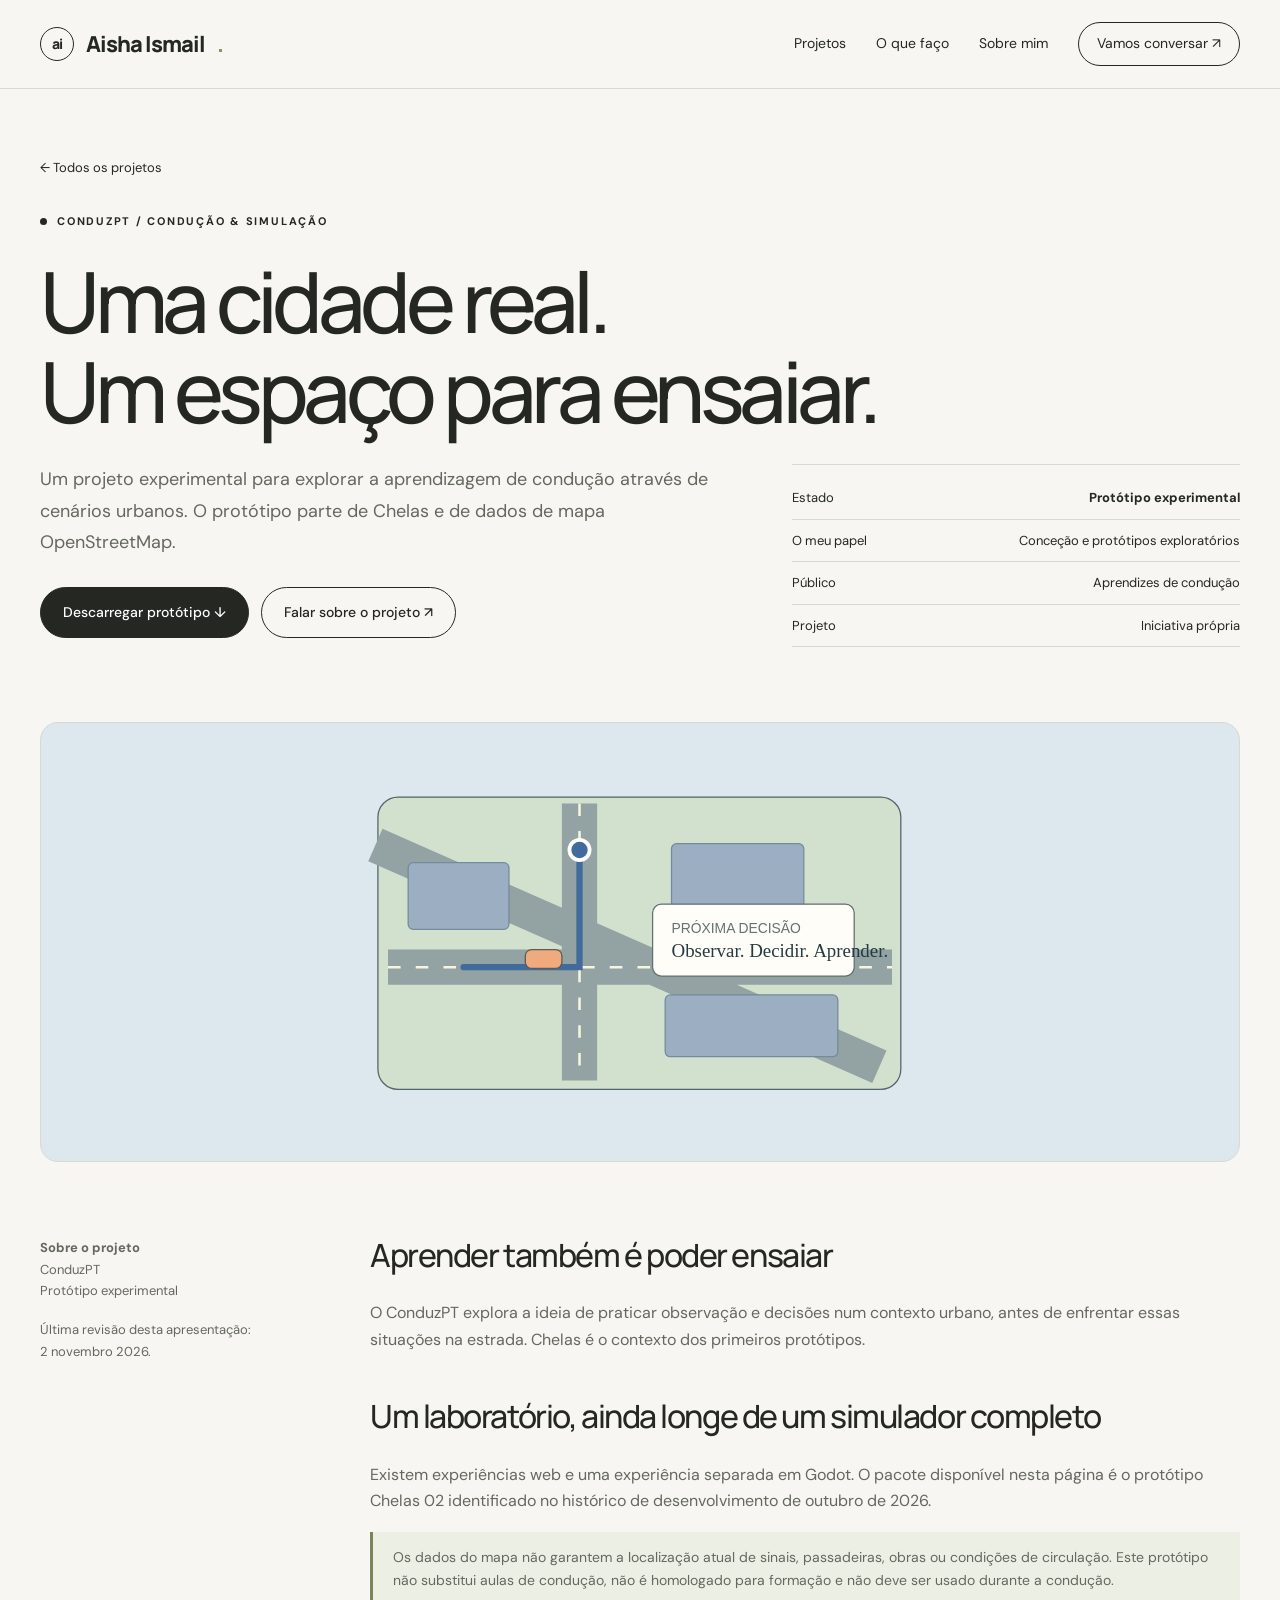
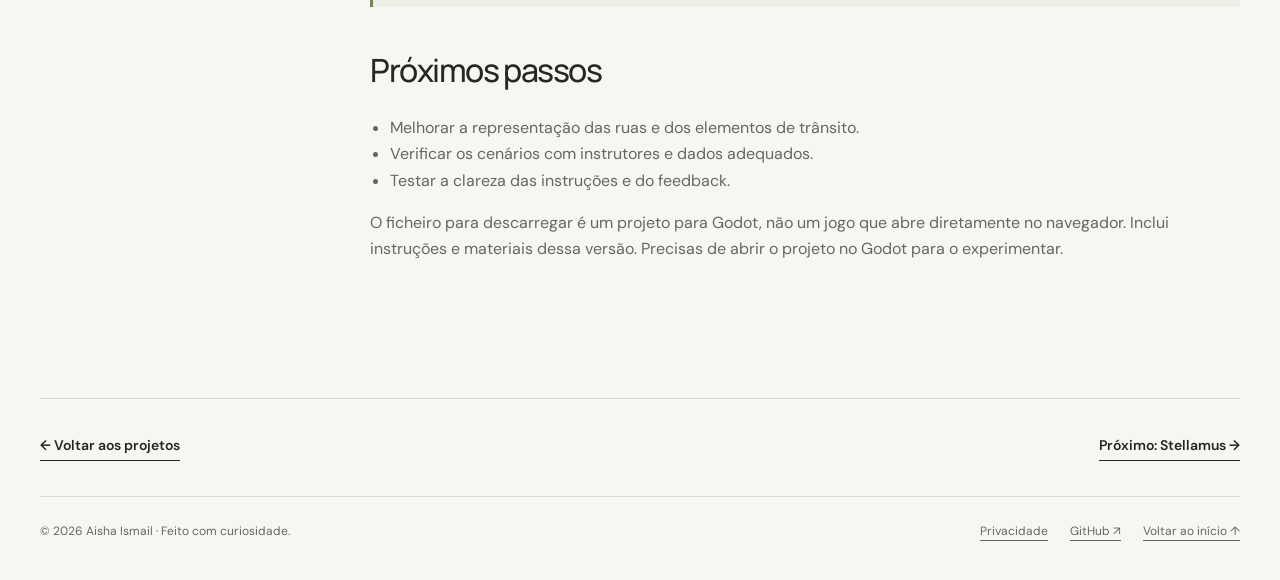
<file: project-hub/portfolio/conduzpt.html>
<!doctype html><html lang="pt-PT"><head><meta charset="utf-8"><meta name="viewport" content="width=device-width,initial-scale=1"><meta name="theme-color" content="#f7f6f2"><meta name="description" content="Uma exploração de aprendizagem por simulação, com Chelas como contexto para praticar observação e tomada de decisão."><meta property="og:title" content="ConduzPT — Aisha Ismail"><meta property="og:description" content="Uma exploração de aprendizagem por simulação, com Chelas como contexto para praticar observação e tomada de decisão."><meta property="og:type" content="website"><title>ConduzPT — Aisha Ismail</title><link rel="icon" href="favicon.svg" type="image/svg+xml"><link rel="stylesheet" href="style.css"></head><body id="topo"><a class="skip" href="#conteudo">Saltar para o conteúdo</a><header class="header"><nav class="nav wrap" aria-label="Navegação principal"><a class="brand" href="index.html" aria-label="Aisha Ismail — início"><span class="brandmark" aria-hidden="true">ai</span>Aisha Ismail<span style="color:#859365">.</span></a><button class="menu" aria-label="Abrir menu" aria-expanded="false" aria-controls="navigation">Menu +</button><div class="links" id="navigation"><a href="index.html#projetos">Projetos</a><a href="index.html#servicos">O que faço</a><a href="index.html#sobre">Sobre mim</a><a class="navcontact" href="index.html#contacto">Vamos conversar ↗</a></div></nav></header><main id="conteudo" class="wrap"><header class="casehero"><a class="crumb" href="index.html#projetos">← Todos os projetos</a><p class="eyebrow" style="margin-top:32px">ConduzPT / Condução &amp; simulação</p><h1>Uma cidade real.<br>Um espaço para ensaiar.</h1><div class="caseintro"><div><p class="lead">Um projeto experimental para explorar a aprendizagem de condução através de cenários urbanos. O protótipo parte de Chelas e de dados de mapa OpenStreetMap.</p><div class="actions"><a class="btn" href="downloads/conduzpt-prototipo-02.zip" >Descarregar protótipo ↓</a><a class="btn light" href="mailto:tasmiya.ismail07@gmail.com?subject=Contacto%20sobre%20ConduzPT">Falar sobre o projeto ↗</a></div></div><div class="caseinfo"><div><span>Estado</span><b>Protótipo experimental</b></div><div><span>O meu papel</span><span>Conceção e protótipos exploratórios</span></div><div><span>Público</span><span>Aprendizes de condução</span></div><div><span>Projeto</span><span>Iniciativa própria</span></div></div></div></header><div class="project-art caseart conduzpt"><svg viewBox="0 0 520 300" aria-hidden="true" xmlns="http://www.w3.org/2000/svg"><rect x="52" y="35" width="415" height="232" rx="16" fill="#d2e0ce" stroke="#526567"/><path d="M60 170H460M212 40V260M50 73L450 249" stroke="#93a3a3" stroke-width="28"/><path d="M60 170H460M212 40V260" stroke="#f8f5df" stroke-width="2" stroke-dasharray="10 12"/><g fill="#9baec2" stroke="#748b9c"><rect x="76" y="87" width="80" height="53" rx="4"/><rect x="285" y="72" width="105" height="64" rx="4"/><rect x="280" y="192" width="137" height="49" rx="4"/></g><path d="M120 170H212V77" stroke="#406b9b" stroke-width="5" stroke-linecap="round" fill="none"/><circle cx="212" cy="77" r="8" fill="#406b9b" stroke="white" stroke-width="3"/><rect x="169" y="156" width="29" height="15" rx="5" fill="#efaa7d" stroke="#5d5c51"/><rect x="270" y="120" width="160" height="57" rx="7" fill="#fffdf8" stroke="#627070"/><text x="285" y="143" font-family="Arial" font-size="11" fill="#637272">PRÓXIMA DECISÃO</text><text x="285" y="162" font-family="Georgia" font-size="15" fill="#263b41">Observar. Decidir. Aprender.</text></svg></div><div class="casebody"><aside><b>Sobre o projeto</b><p>ConduzPT<br>Protótipo experimental</p><p>Última revisão desta apresentação:<br>2 novembro 2026.</p></aside><div><section><h2>Aprender também é poder ensaiar</h2><p>O ConduzPT explora a ideia de praticar observação e decisões num contexto urbano, antes de enfrentar essas situações na estrada. Chelas é o contexto dos primeiros protótipos.</p></section><section><h2>Um laboratório, ainda longe de um simulador completo</h2><p>Existem experiências web e uma experiência separada em Godot. O pacote disponível nesta página é o protótipo Chelas 02 identificado no histórico de desenvolvimento de outubro de 2026.</p><p class="notice">Os dados do mapa não garantem a localização atual de sinais, passadeiras, obras ou condições de circulação. Este protótipo não substitui aulas de condução, não é homologado para formação e não deve ser usado durante a condução.</p></section><section><h2>Próximos passos</h2><ul><li>Melhorar a representação das ruas e dos elementos de trânsito.</li><li>Verificar os cenários com instrutores e dados adequados.</li><li>Testar a clareza das instruções e do feedback.</li></ul><p>O ficheiro para descarregar é um projeto para Godot, não um jogo que abre diretamente no navegador. Inclui instruções e materiais dessa versão. Precisas de abrir o projeto no Godot para o experimentar.</p></section></div></div><div class="nextproject"><a class="textlink" href="index.html#projetos">← Voltar aos projetos</a><a class="textlink" href="stellamus.html">Próximo: Stellamus →</a></div></main><footer class="footer wrap"><span>© 2026 Aisha Ismail · Feito com curiosidade.</span><div class="footer-links"><a href="privacidade.html">Privacidade</a><a href="https://github.com/aishaaismaiil" target="_blank" rel="noopener noreferrer">GitHub ↗</a><a href="#topo">Voltar ao início ↑</a></div></footer><div class="toast" id="toast" role="status" hidden></div><script src="site.js" defer></script></body></html>
</file>
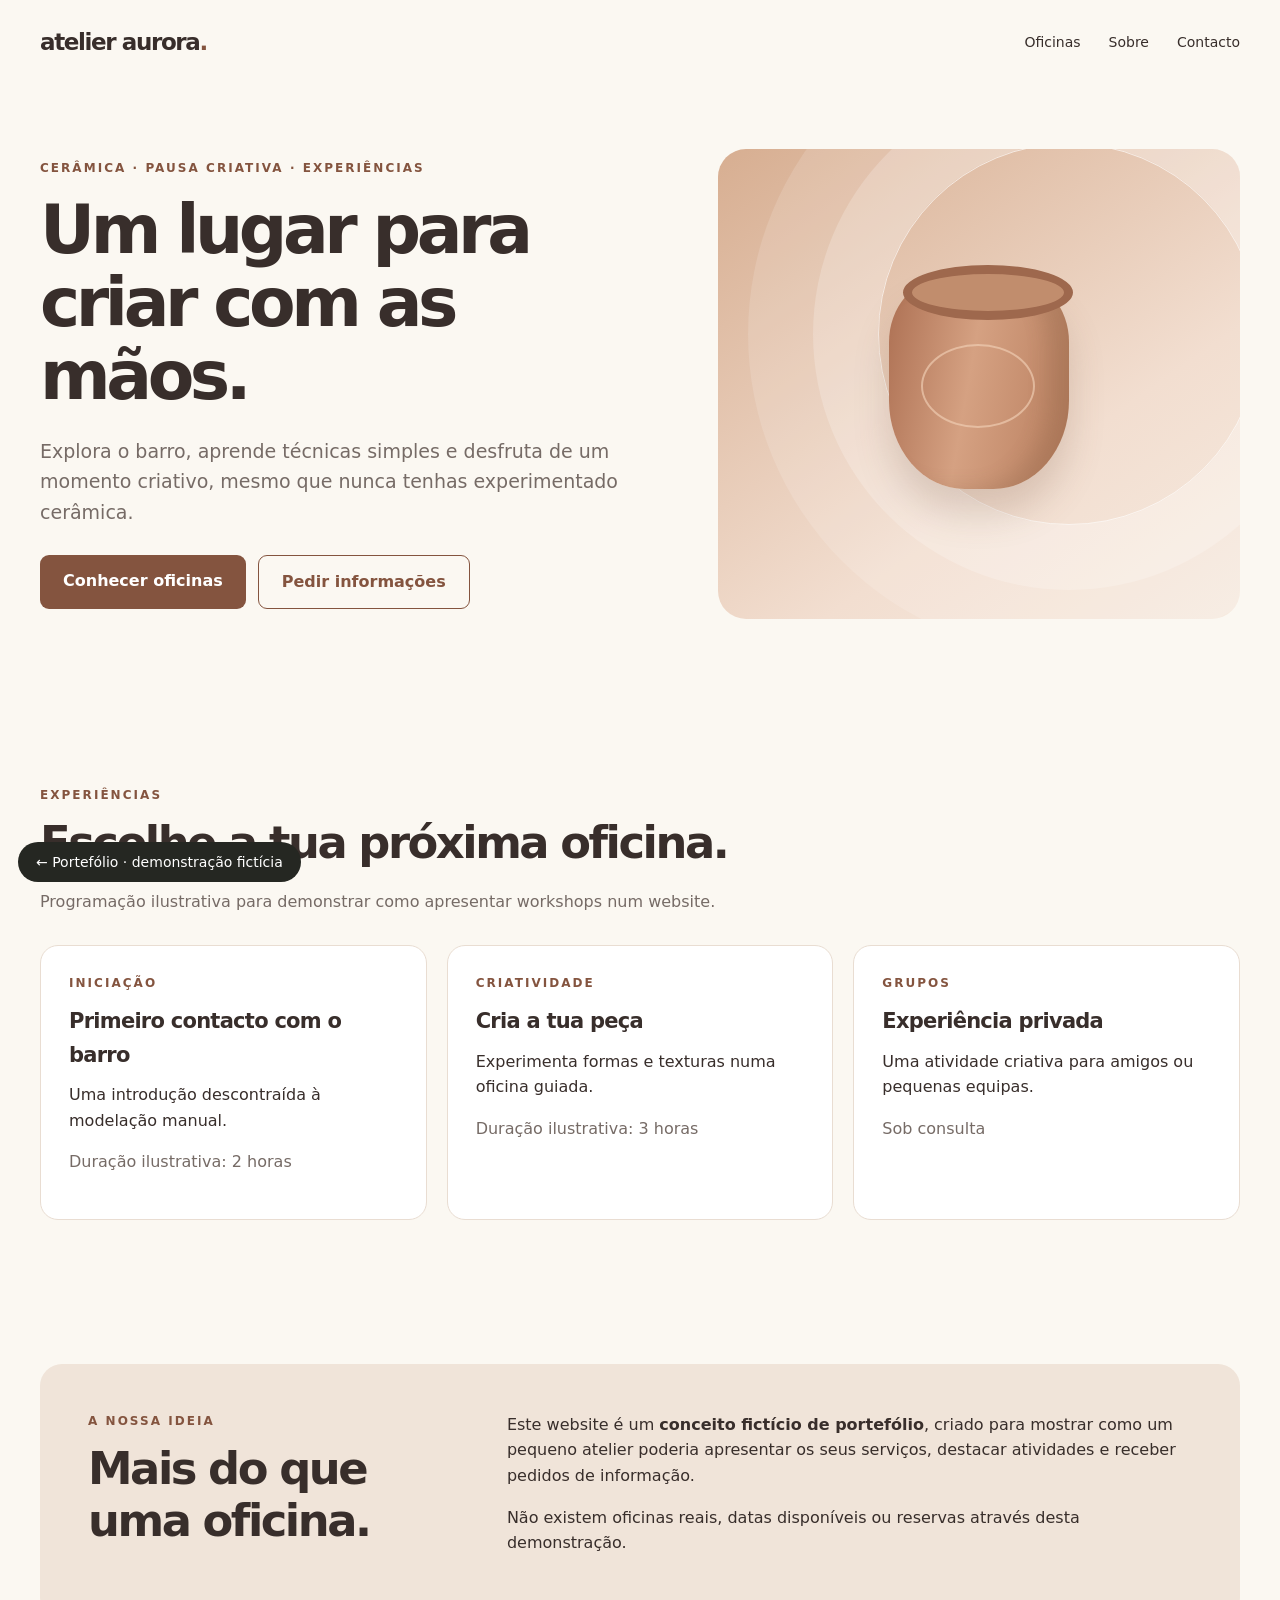
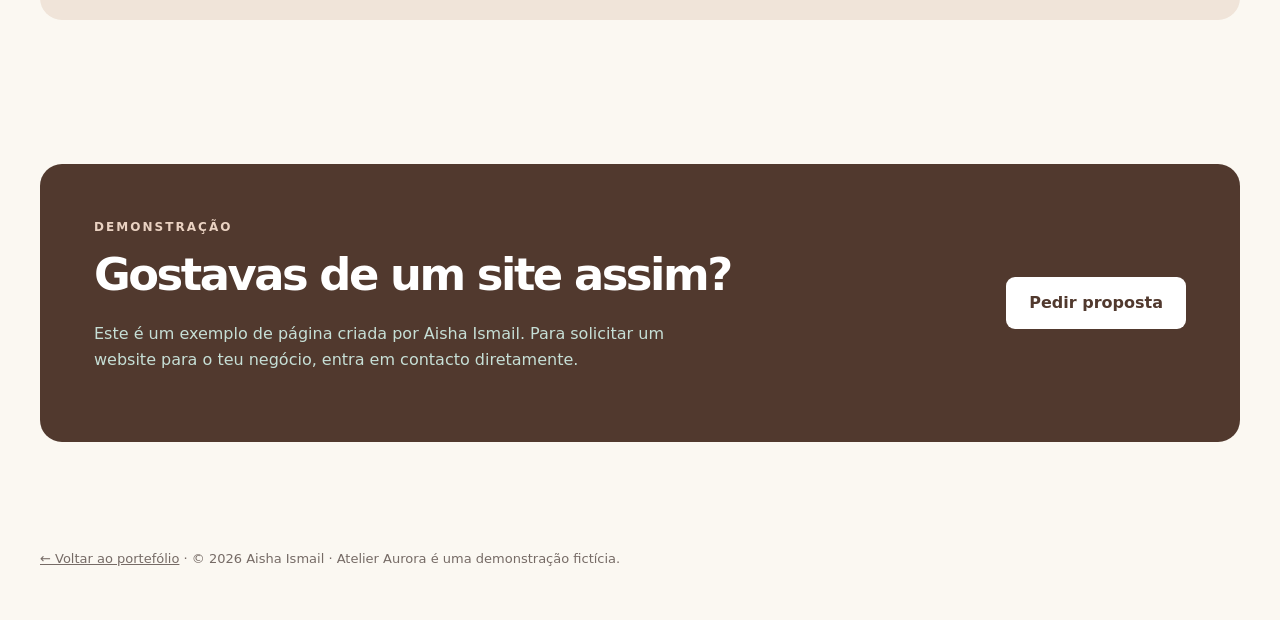
<file: project-hub/portfolio/demo-atelier.html>
<!doctype html><html lang="pt-PT"><head><meta charset="utf-8"><meta name="viewport" content="width=device-width, initial-scale=1"><meta name="description" content="Demonstração fictícia de um website para workshops de cerâmica."><title>Atelier Aurora | Demonstração</title><style>
:root{--ink:#152a30;--muted:#62757b;--teal:#126f69;--cream:#f5f7f4;--line:#dce5e2;--white:#fff}*{box-sizing:border-box}html{scroll-behavior:smooth}body{margin:0;background:var(--cream);color:var(--ink);font:16px/1.6 system-ui,-apple-system,Segoe UI,Arial,sans-serif}a{color:inherit}nav,.wrap,footer{width:min(1200px,calc(100% - 64px));margin:auto}nav{height:84px;display:flex;align-items:center;justify-content:space-between;gap:20px}.brand{font-weight:850;font-size:23px;letter-spacing:-.06em}.brand span{color:var(--teal)}nav .links{display:flex;gap:28px;font-size:14px}nav .links a{text-decoration:none}.btn{display:inline-block;background:var(--teal);color:white;padding:13px 23px;border-radius:9px;text-decoration:none;font-weight:750;transition:transform .2s}.btn:hover{transform:translateY(-2px)}.btn.outline{background:transparent;color:var(--teal);border:1px solid var(--teal)}.eyebrow{font-size:12px;letter-spacing:.17em;text-transform:uppercase;font-weight:800;color:var(--teal)}h1,h2,h3,p{margin-top:0}h1{font-size:clamp(45px,5.3vw,78px);line-height:1.07;letter-spacing:-.065em;margin:16px 0 24px}h2{font-size:clamp(31px,3.5vw,48px);line-height:1.16;letter-spacing:-.055em;margin:12px 0 20px}h3{font-size:21px;letter-spacing:-.035em;margin-bottom:10px}.lead{font-size:19px;color:var(--muted);max-width:620px}.hero{display:grid;grid-template-columns:1.08fr .92fr;gap:65px;align-items:center;min-height:630px;padding:60px 0 90px}.actions{display:flex;flex-wrap:wrap;gap:12px;margin-top:28px}.hero-visual{min-height:470px;border-radius:28px;background:linear-gradient(145deg,#c7e5dd,#dbe8e3 55%,#f0e6d6);position:relative;display:grid;place-items:center;overflow:hidden}.hero-visual:before{content:'';position:absolute;width:380px;height:380px;border:1px solid #ffffffa8;border-radius:50%;transform:translate(90px,-50px);box-shadow:0 0 0 65px #ffffff26,0 0 0 130px #ffffff1b}.browser{width:83%;max-width:430px;position:relative;background:white;border-radius:16px;box-shadow:0 24px 70px #153e3c30;overflow:hidden;transform:rotate(-3deg)}.browser-top{height:34px;background:#e8f1ee;padding:12px;display:flex;gap:6px}.dot{height:8px;width:8px;border-radius:50%;background:#afc9c1}.browser-body{padding:28px}.browser-body strong{font-size:35px;letter-spacing:-.06em}.browser-body p{color:#687c78}.bars{display:grid;grid-template-columns:1fr 1fr;gap:10px}.bars span{height:68px;border-radius:9px;background:#e6f1ed}.bars span:last-child{background:#f4ede3}.section{padding:72px 0}.section-head{max-width:700px;margin-bottom:30px}.grid3{display:grid;grid-template-columns:repeat(3,minmax(0,1fr));gap:20px}.card{padding:30px;border:1px solid var(--line);background:white;border-radius:18px}.card p,.muted{color:var(--muted)}.num{font-size:13px;font-weight:800;color:var(--teal);display:block;margin-bottom:30px}.grid2{display:grid;grid-template-columns:repeat(2,minmax(0,1fr));gap:22px}.project{background:white;border:1px solid var(--line);border-radius:18px;overflow:hidden}.project-art{min-height:265px;padding:35px;display:grid;place-items:center;background:linear-gradient(130deg,#d8e9e4,#f5eee3)}.project-art.warm{background:linear-gradient(130deg,#e7d4c1,#f5eee1)}.project-art-inner{width:min(90%,370px);background:white;padding:28px;border-radius:13px;box-shadow:0 18px 35px #203e3420}.project-art-inner strong{font-size:30px;letter-spacing:-.055em}.project-art-inner small{display:block;color:#77827d}.project-info{padding:30px}.tag{display:inline-block;padding:4px 10px;border-radius:50px;background:#e2f1eb;color:#1a675c;font-size:12px;font-weight:800;margin-bottom:12px}.project-info a{color:var(--teal);font-weight:800}.about{display:grid;grid-template-columns:.7fr 1.3fr;gap:50px;align-items:start;background:#e6f0eb;padding:48px;border-radius:22px}.contact{background:#153c3a;color:white;padding:54px;border-radius:22px;display:flex;align-items:center;justify-content:space-between;gap:40px}.contact p{color:#c6dfd6;max-width:580px}.contact .btn{background:white;color:#153c3a;white-space:nowrap}footer{padding:35px 0 50px;color:var(--muted);font-size:13px}@media(max-width:900px){.hero{gap:30px;min-height:auto}.hero-visual{min-height:380px}.grid3{grid-template-columns:repeat(2,minmax(0,1fr))}.about{gap:25px}}@media(max-width:700px){nav,.wrap,footer{width:min(100% - 36px,1200px)}nav{height:72px}.brand{font-size:19px}nav .links{gap:13px;font-size:12px}.hero{grid-template-columns:1fr;padding:48px 0 45px;gap:30px}.hero-visual{min-height:300px}.browser{max-width:330px}.section{padding:48px 0}.grid3,.grid2,.about{grid-template-columns:1fr}.about{padding:28px}.contact{display:block;padding:30px}.contact .btn{margin-top:12px}.project-art{min-height:220px}.card{padding:24px}}
body{background:#fbf8f2;--teal:#84543f;--cream:#fbf8f2;--ink:#382e2b;--muted:#766b66;--line:#e9ddd2}.hero-visual{background:linear-gradient(145deg,#d7ae91,#f2ded0 65%,#f6eadf)}.hero-visual:before{box-shadow:0 0 0 65px #fff3,0 0 0 130px #fff2}.pot{position:relative;width:180px;height:210px;background:linear-gradient(100deg,#ad7053,#d5a182 45%,#b87d5d);border-radius:30% 30% 42% 42%;box-shadow:inset -22px 0 20px #704e3733,0 25px 35px #76554135}.pot:before{content:'';position:absolute;left:14px;top:-14px;width:152px;height:37px;background:#c18d6d;border:9px solid #9e684d;border-radius:50%}.pot:after{content:'';position:absolute;left:32px;top:65px;width:110px;height:80px;border:2px solid #f2d0b6;border-radius:50%;opacity:.65}.workshop{background:white;border:1px solid var(--line);border-radius:18px;padding:28px}.workshop .eyebrow{margin-bottom:12px}.about{background:#f0e4d9}.contact{background:#51392e}.contact .btn{color:#51392e}@media(max-width:700px){.pot{transform:scale(.78)}}</style></head><body><nav><a class="brand" href="#inicio" style="text-decoration:none">atelier aurora<span>.</span></a><div class="links"><a href="#oficinas">Oficinas</a><a href="#sobre">Sobre</a><a href="#contacto">Contacto</a></div></nav><main class="wrap"><header class="hero" id="inicio"><div><div class="eyebrow">Cerâmica · Pausa criativa · Experiências</div><h1>Um lugar para criar com as mãos.</h1><p class="lead">Explora o barro, aprende técnicas simples e desfruta de um momento criativo, mesmo que nunca tenhas experimentado cerâmica.</p><div class="actions"><a class="btn" href="#oficinas">Conhecer oficinas</a><a class="btn outline" href="#contacto">Pedir informações</a></div></div><div class="hero-visual" aria-label="Ilustração de um vaso de cerâmica"><div class="pot"></div></div></header><section class="section" id="oficinas"><div class="section-head"><div class="eyebrow">Experiências</div><h2>Escolhe a tua próxima oficina.</h2><p class="muted">Programação ilustrativa para demonstrar como apresentar workshops num website.</p></div><div class="grid3"><article class="workshop"><div class="eyebrow">Iniciação</div><h3>Primeiro contacto com o barro</h3><p>Uma introdução descontraída à modelação manual.</p><p class="muted">Duração ilustrativa: 2 horas</p></article><article class="workshop"><div class="eyebrow">Criatividade</div><h3>Cria a tua peça</h3><p>Experimenta formas e texturas numa oficina guiada.</p><p class="muted">Duração ilustrativa: 3 horas</p></article><article class="workshop"><div class="eyebrow">Grupos</div><h3>Experiência privada</h3><p>Uma atividade criativa para amigos ou pequenas equipas.</p><p class="muted">Sob consulta</p></article></div></section><section class="section" id="sobre"><div class="about"><div><div class="eyebrow">A nossa ideia</div><h2>Mais do que uma oficina.</h2></div><div><p>Este website é um <strong>conceito fictício de portefólio</strong>, criado para mostrar como um pequeno atelier poderia apresentar os seus serviços, destacar atividades e receber pedidos de informação.</p><p>Não existem oficinas reais, datas disponíveis ou reservas através desta demonstração.</p></div></div></section><section class="section" id="contacto"><div class="contact"><div><div class="eyebrow" style="color:#ead2c2">Demonstração</div><h2>Gostavas de um site assim?</h2><p>Este é um exemplo de página criada por Aisha Ismail. Para solicitar um website para o teu negócio, entra em contacto diretamente.</p></div><a class="btn" href="mailto:tasmiya.ismail07@gmail.com?subject=Website%20para%20atelier">Pedir proposta</a></div></section></main><footer><a href="index.html">← Voltar ao portefólio</a> · © 2026 Aisha Ismail · Atelier Aurora é uma demonstração fictícia.</footer><a href="index.html#servicos" style="position:fixed;bottom:18px;left:18px;background:#252722;color:white;padding:12px 18px;border-radius:24px;z-index:999;text-decoration:none;font:14px system-ui">← Portefólio · demonstração fictícia</a></body></html>
</file>
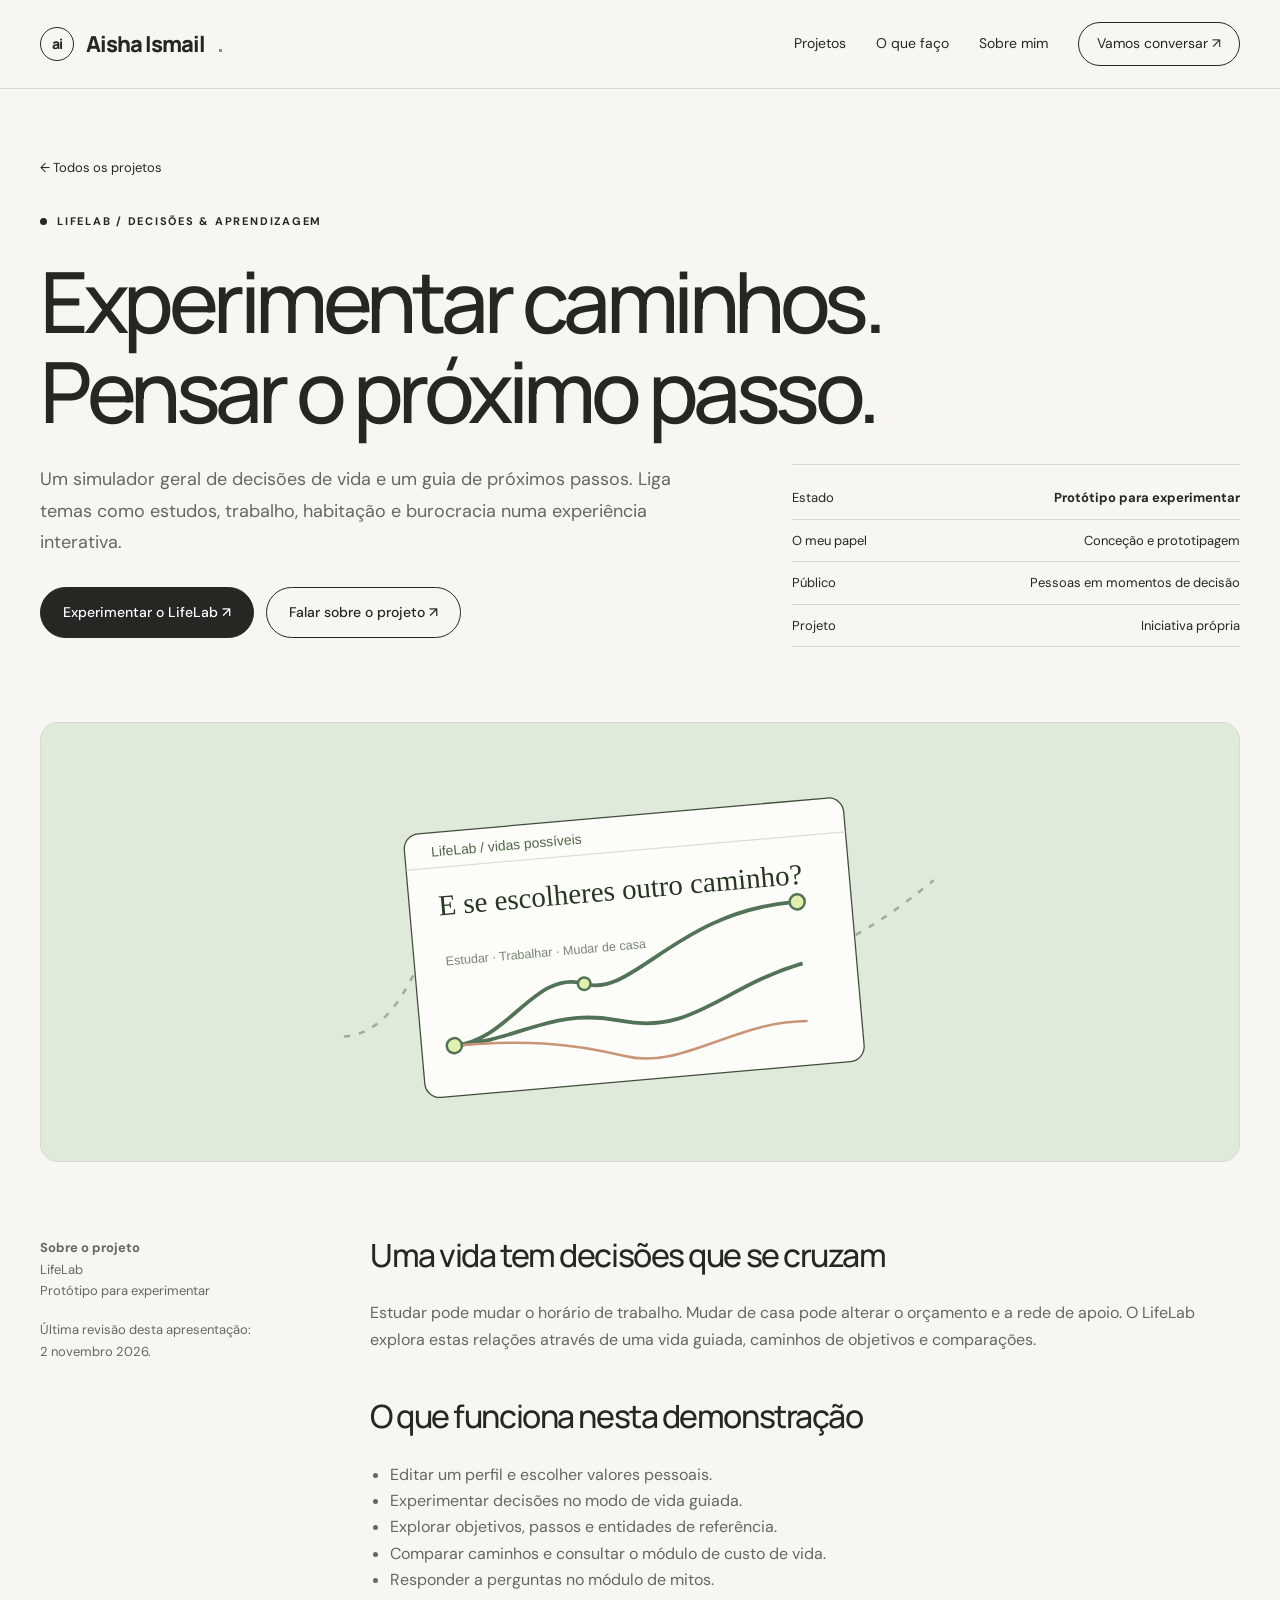
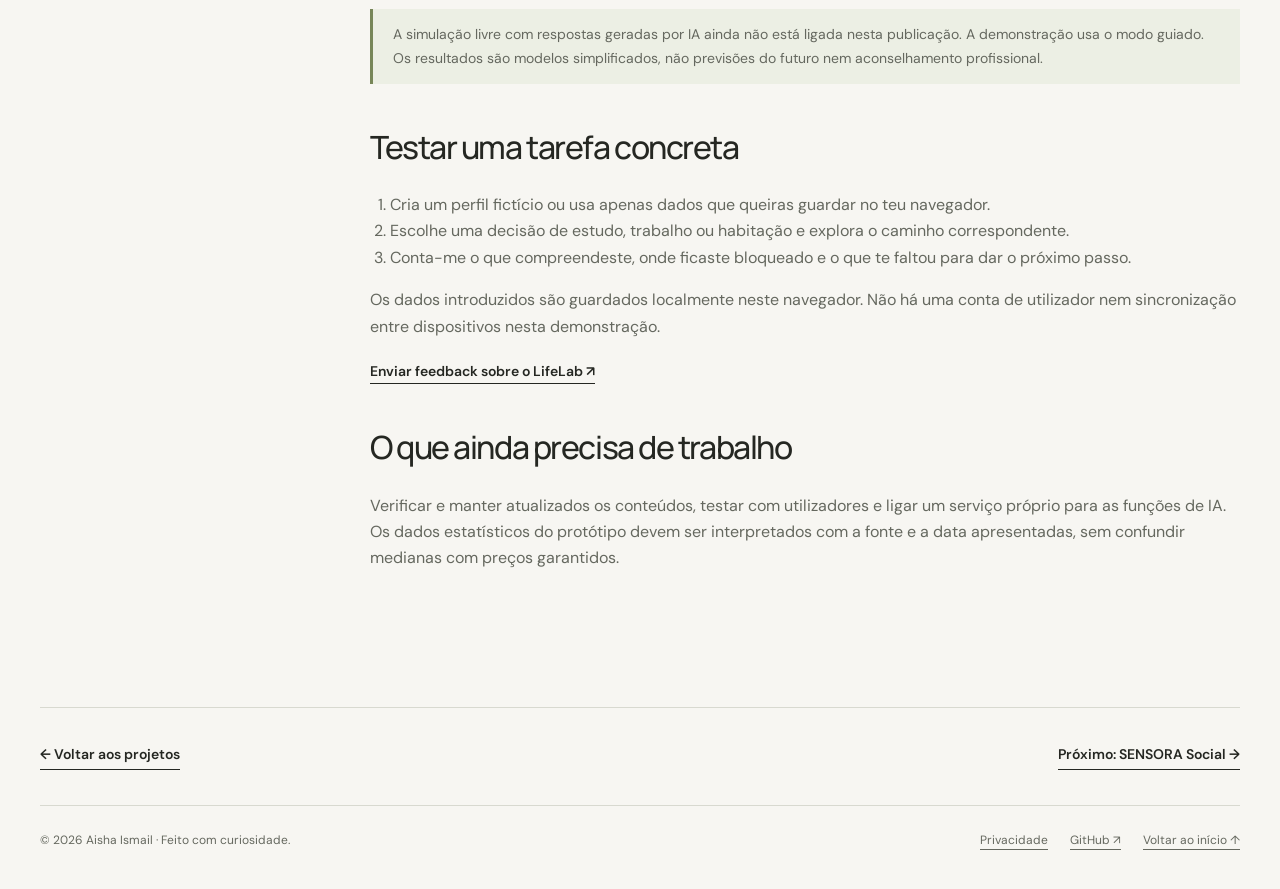
<file: project-hub/portfolio/lifelab.html>
<!doctype html><html lang="pt-PT"><head><meta charset="utf-8"><meta name="viewport" content="width=device-width,initial-scale=1"><meta name="theme-color" content="#f7f6f2"><meta name="description" content="Um laboratório de decisões de vida: explorar caminhos, organizar os próximos passos e aprender com escolhas diferentes."><meta property="og:title" content="LifeLab — Aisha Ismail"><meta property="og:description" content="Um laboratório de decisões de vida: explorar caminhos, organizar os próximos passos e aprender com escolhas diferentes."><meta property="og:type" content="website"><title>LifeLab — Aisha Ismail</title><link rel="icon" href="favicon.svg" type="image/svg+xml"><link rel="stylesheet" href="style.css"></head><body id="topo"><a class="skip" href="#conteudo">Saltar para o conteúdo</a><header class="header"><nav class="nav wrap" aria-label="Navegação principal"><a class="brand" href="index.html" aria-label="Aisha Ismail — início"><span class="brandmark" aria-hidden="true">ai</span>Aisha Ismail<span style="color:#859365">.</span></a><button class="menu" aria-label="Abrir menu" aria-expanded="false" aria-controls="navigation">Menu +</button><div class="links" id="navigation"><a href="index.html#projetos">Projetos</a><a href="index.html#servicos">O que faço</a><a href="index.html#sobre">Sobre mim</a><a class="navcontact" href="index.html#contacto">Vamos conversar ↗</a></div></nav></header><main id="conteudo" class="wrap"><header class="casehero"><a class="crumb" href="index.html#projetos">← Todos os projetos</a><p class="eyebrow" style="margin-top:32px">LifeLab / Decisões &amp; aprendizagem</p><h1>Experimentar caminhos.<br>Pensar o próximo passo.</h1><div class="caseintro"><div><p class="lead">Um simulador geral de decisões de vida e um guia de próximos passos. Liga temas como estudos, trabalho, habitação e burocracia numa experiência interativa.</p><div class="actions"><a class="btn" href="life-lab/index.html" >Experimentar o LifeLab ↗</a><a class="btn light" href="mailto:tasmiya.ismail07@gmail.com?subject=Contacto%20sobre%20LifeLab">Falar sobre o projeto ↗</a></div></div><div class="caseinfo"><div><span>Estado</span><b>Protótipo para experimentar</b></div><div><span>O meu papel</span><span>Conceção e prototipagem</span></div><div><span>Público</span><span>Pessoas em momentos de decisão</span></div><div><span>Projeto</span><span>Iniciativa própria</span></div></div></div></header><div class="project-art caseart lifelab"><svg viewBox="0 0 520 300" aria-hidden="true" xmlns="http://www.w3.org/2000/svg"><path d="M25 225C100 220 90 55 187 63S293 266 493 101" stroke="#9cae95" stroke-width="2" fill="none" stroke-dasharray="5 7"/><g transform="rotate(-5 250 150)"><rect x="80" y="50" width="350" height="210" rx="12" fill="#fcfdf8" stroke="#404c3b"/><path d="M80 78H430" stroke="#d9ded3"/><text x="101" y="69" font-size="11" font-family="Arial" fill="#506447">LifeLab / vidas possíveis</text><text x="103" y="116" font-family="Georgia" font-size="23" fill="#273522">E se escolheres outro caminho?</text><path d="M106 220C150 220 175 165 213 180S290 129 386 130M106 220C160 220 185 196 240 212S322 192 387 179" fill="none" stroke="#527357" stroke-width="3"/><path d="M106 220C160 220 196 225 240 240S329 220 387 225" fill="none" stroke="#ca9476" stroke-width="2"/><g fill="#e0f1ad" stroke="#527357" stroke-width="2"><circle cx="106" cy="220" r="6"/><circle cx="213" cy="180" r="5"/><circle cx="387" cy="130" r="6"/></g><text x="105" y="156" font-size="10" font-family="Arial" fill="#798575">Estudar · Trabalhar · Mudar de casa</text></g></svg></div><div class="casebody"><aside><b>Sobre o projeto</b><p>LifeLab<br>Protótipo para experimentar</p><p>Última revisão desta apresentação:<br>2 novembro 2026.</p></aside><div><section><h2>Uma vida tem decisões que se cruzam</h2><p>Estudar pode mudar o horário de trabalho. Mudar de casa pode alterar o orçamento e a rede de apoio. O LifeLab explora estas relações através de uma vida guiada, caminhos de objetivos e comparações.</p></section><section><h2>O que funciona nesta demonstração</h2><ul><li>Editar um perfil e escolher valores pessoais.</li><li>Experimentar decisões no modo de vida guiada.</li><li>Explorar objetivos, passos e entidades de referência.</li><li>Comparar caminhos e consultar o módulo de custo de vida.</li><li>Responder a perguntas no módulo de mitos.</li></ul><p class="notice">A simulação livre com respostas geradas por IA ainda não está ligada nesta publicação. A demonstração usa o modo guiado. Os resultados são modelos simplificados, não previsões do futuro nem aconselhamento profissional.</p></section><section><h2>Testar uma tarefa concreta</h2><ol><li>Cria um perfil fictício ou usa apenas dados que queiras guardar no teu navegador.</li><li>Escolhe uma decisão de estudo, trabalho ou habitação e explora o caminho correspondente.</li><li>Conta-me o que compreendeste, onde ficaste bloqueado e o que te faltou para dar o próximo passo.</li></ol><p>Os dados introduzidos são guardados localmente neste navegador. Não há uma conta de utilizador nem sincronização entre dispositivos nesta demonstração.</p><a class="textlink" href="mailto:tasmiya.ismail07@gmail.com?subject=Feedback%20LifeLab">Enviar feedback sobre o LifeLab ↗</a></section><section><h2>O que ainda precisa de trabalho</h2><p>Verificar e manter atualizados os conteúdos, testar com utilizadores e ligar um serviço próprio para as funções de IA. Os dados estatísticos do protótipo devem ser interpretados com a fonte e a data apresentadas, sem confundir medianas com preços garantidos.</p></section></div></div><div class="nextproject"><a class="textlink" href="index.html#projetos">← Voltar aos projetos</a><a class="textlink" href="sensora.html">Próximo: SENSORA Social →</a></div></main><footer class="footer wrap"><span>© 2026 Aisha Ismail · Feito com curiosidade.</span><div class="footer-links"><a href="privacidade.html">Privacidade</a><a href="https://github.com/aishaaismaiil" target="_blank" rel="noopener noreferrer">GitHub ↗</a><a href="#topo">Voltar ao início ↑</a></div></footer><div class="toast" id="toast" role="status" hidden></div><script src="site.js" defer></script></body></html>
</file>
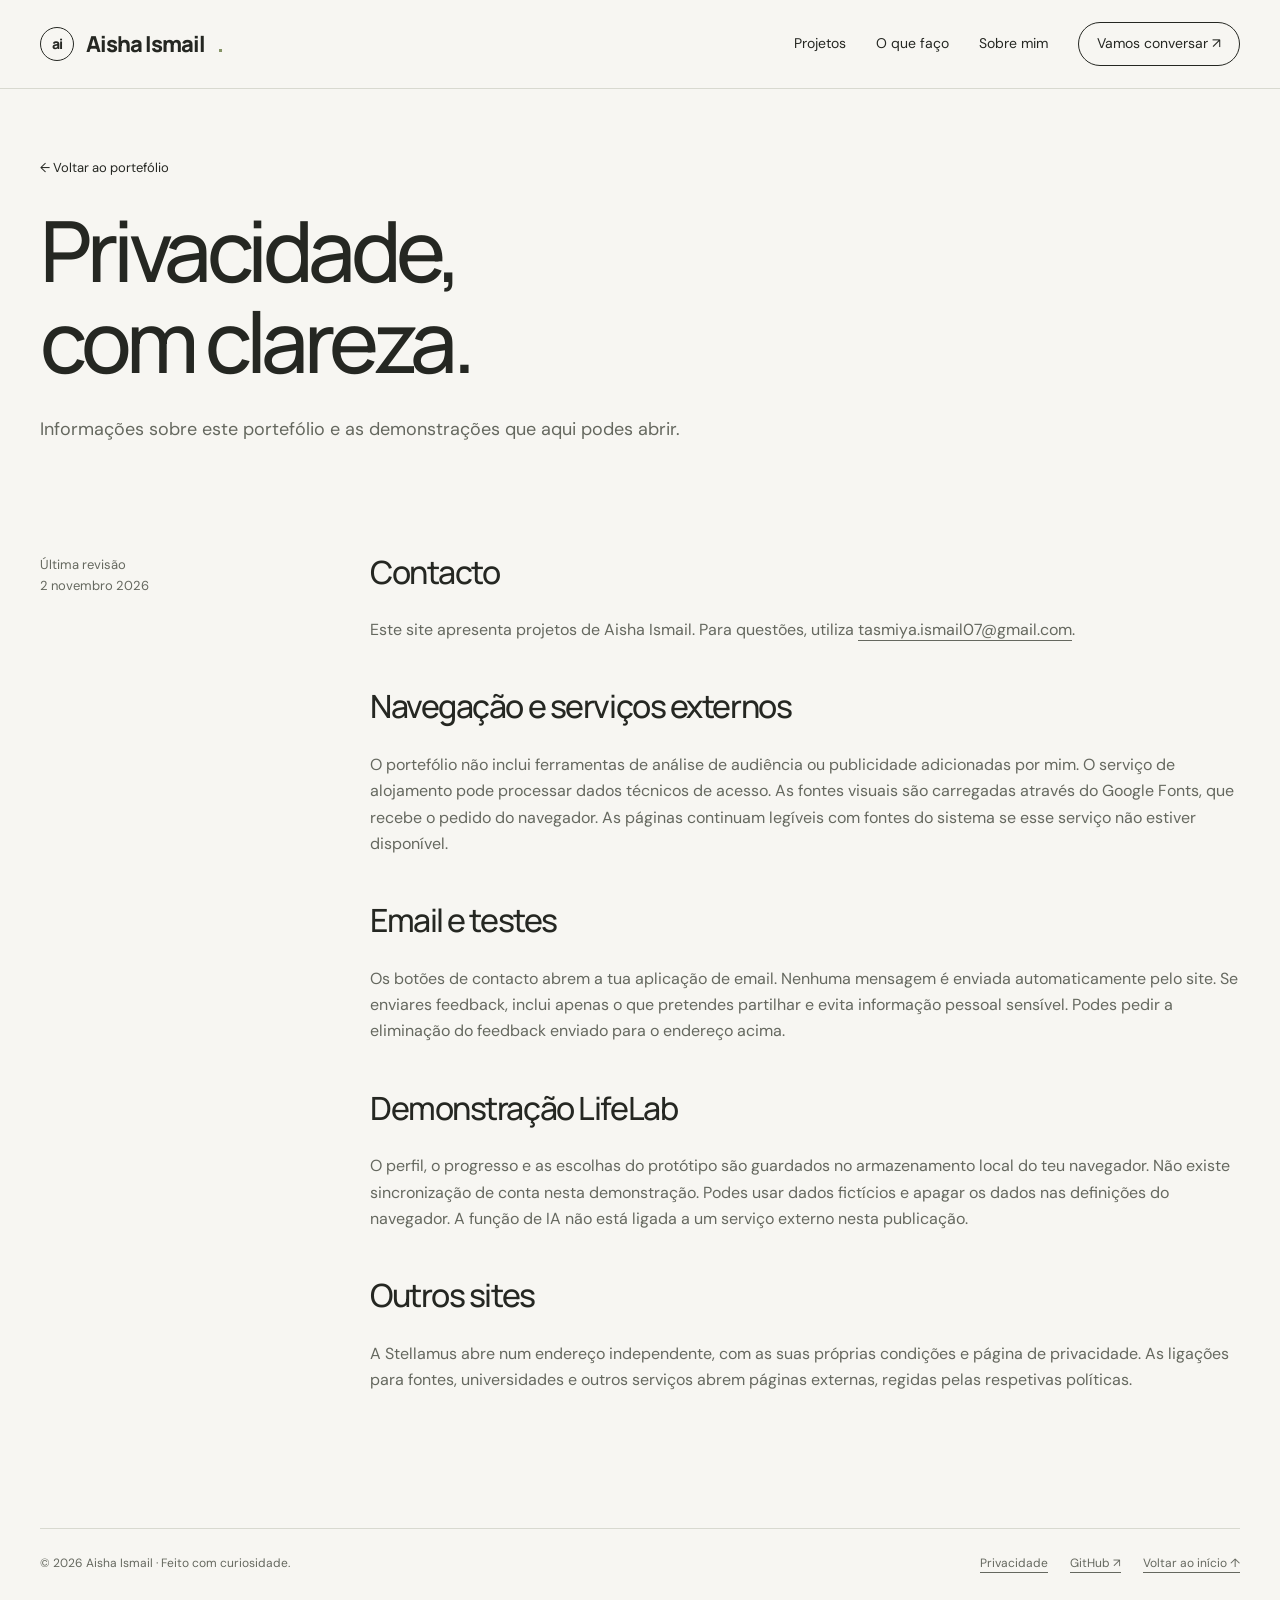
<file: project-hub/portfolio/privacidade.html>
<!doctype html><html lang="pt-PT"><head><meta charset="utf-8"><meta name="viewport" content="width=device-width,initial-scale=1"><meta name="theme-color" content="#f7f6f2"><meta name="description" content="Informação sobre privacidade no portefólio de Aisha Ismail e nas demonstrações."><meta property="og:title" content="Privacidade — Aisha Ismail"><meta property="og:description" content="Informação sobre privacidade no portefólio de Aisha Ismail e nas demonstrações."><meta property="og:type" content="website"><title>Privacidade — Aisha Ismail</title><link rel="icon" href="favicon.svg" type="image/svg+xml"><link rel="stylesheet" href="style.css"></head><body id="topo"><a class="skip" href="#conteudo">Saltar para o conteúdo</a><header class="header"><nav class="nav wrap" aria-label="Navegação principal"><a class="brand" href="index.html" aria-label="Aisha Ismail — início"><span class="brandmark" aria-hidden="true">ai</span>Aisha Ismail<span style="color:#859365">.</span></a><button class="menu" aria-label="Abrir menu" aria-expanded="false" aria-controls="navigation">Menu +</button><div class="links" id="navigation"><a href="index.html#projetos">Projetos</a><a href="index.html#servicos">O que faço</a><a href="index.html#sobre">Sobre mim</a><a class="navcontact" href="index.html#contacto">Vamos conversar ↗</a></div></nav></header><main id="conteudo" class="wrap"><header class="casehero"><a class="crumb" href="index.html">← Voltar ao portefólio</a><h1>Privacidade,<br>com clareza.</h1><p class="lead">Informações sobre este portefólio e as demonstrações que aqui podes abrir.</p></header><div class="casebody"><aside>Última revisão<br>2 novembro 2026</aside><div><section><h2>Contacto</h2><p>Este site apresenta projetos de Aisha Ismail. Para questões, utiliza <a href="mailto:tasmiya.ismail07@gmail.com">tasmiya.ismail07@gmail.com</a>.</p></section><section><h2>Navegação e serviços externos</h2><p>O portefólio não inclui ferramentas de análise de audiência ou publicidade adicionadas por mim. O serviço de alojamento pode processar dados técnicos de acesso. As fontes visuais são carregadas através do Google Fonts, que recebe o pedido do navegador. As páginas continuam legíveis com fontes do sistema se esse serviço não estiver disponível.</p></section><section><h2>Email e testes</h2><p>Os botões de contacto abrem a tua aplicação de email. Nenhuma mensagem é enviada automaticamente pelo site. Se enviares feedback, inclui apenas o que pretendes partilhar e evita informação pessoal sensível. Podes pedir a eliminação do feedback enviado para o endereço acima.</p></section><section><h2>Demonstração LifeLab</h2><p>O perfil, o progresso e as escolhas do protótipo são guardados no armazenamento local do teu navegador. Não existe sincronização de conta nesta demonstração. Podes usar dados fictícios e apagar os dados nas definições do navegador. A função de IA não está ligada a um serviço externo nesta publicação.</p></section><section><h2>Outros sites</h2><p>A Stellamus abre num endereço independente, com as suas próprias condições e página de privacidade. As ligações para fontes, universidades e outros serviços abrem páginas externas, regidas pelas respetivas políticas.</p></section></div></div></main><footer class="footer wrap"><span>© 2026 Aisha Ismail · Feito com curiosidade.</span><div class="footer-links"><a href="privacidade.html">Privacidade</a><a href="https://github.com/aishaaismaiil" target="_blank" rel="noopener noreferrer">GitHub ↗</a><a href="#topo">Voltar ao início ↑</a></div></footer><div class="toast" id="toast" role="status" hidden></div><script src="site.js" defer></script></body></html>
</file>
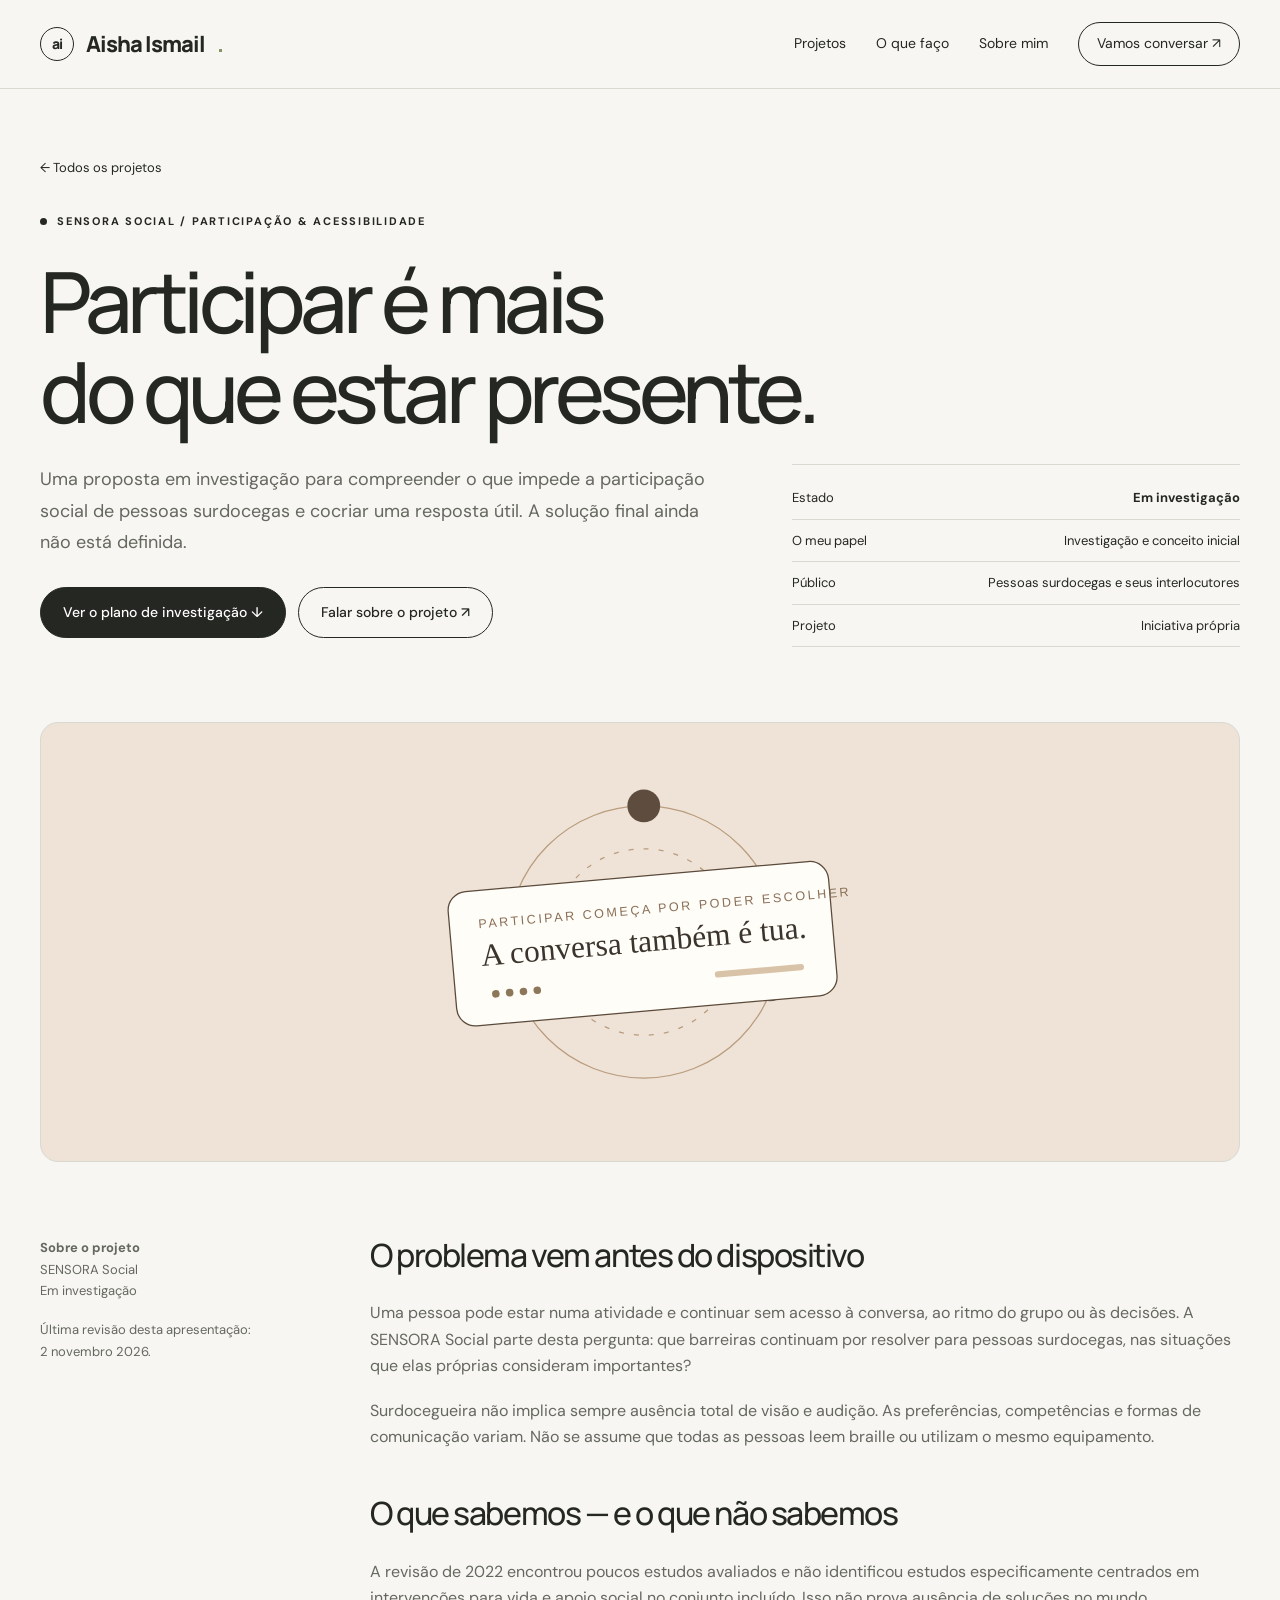
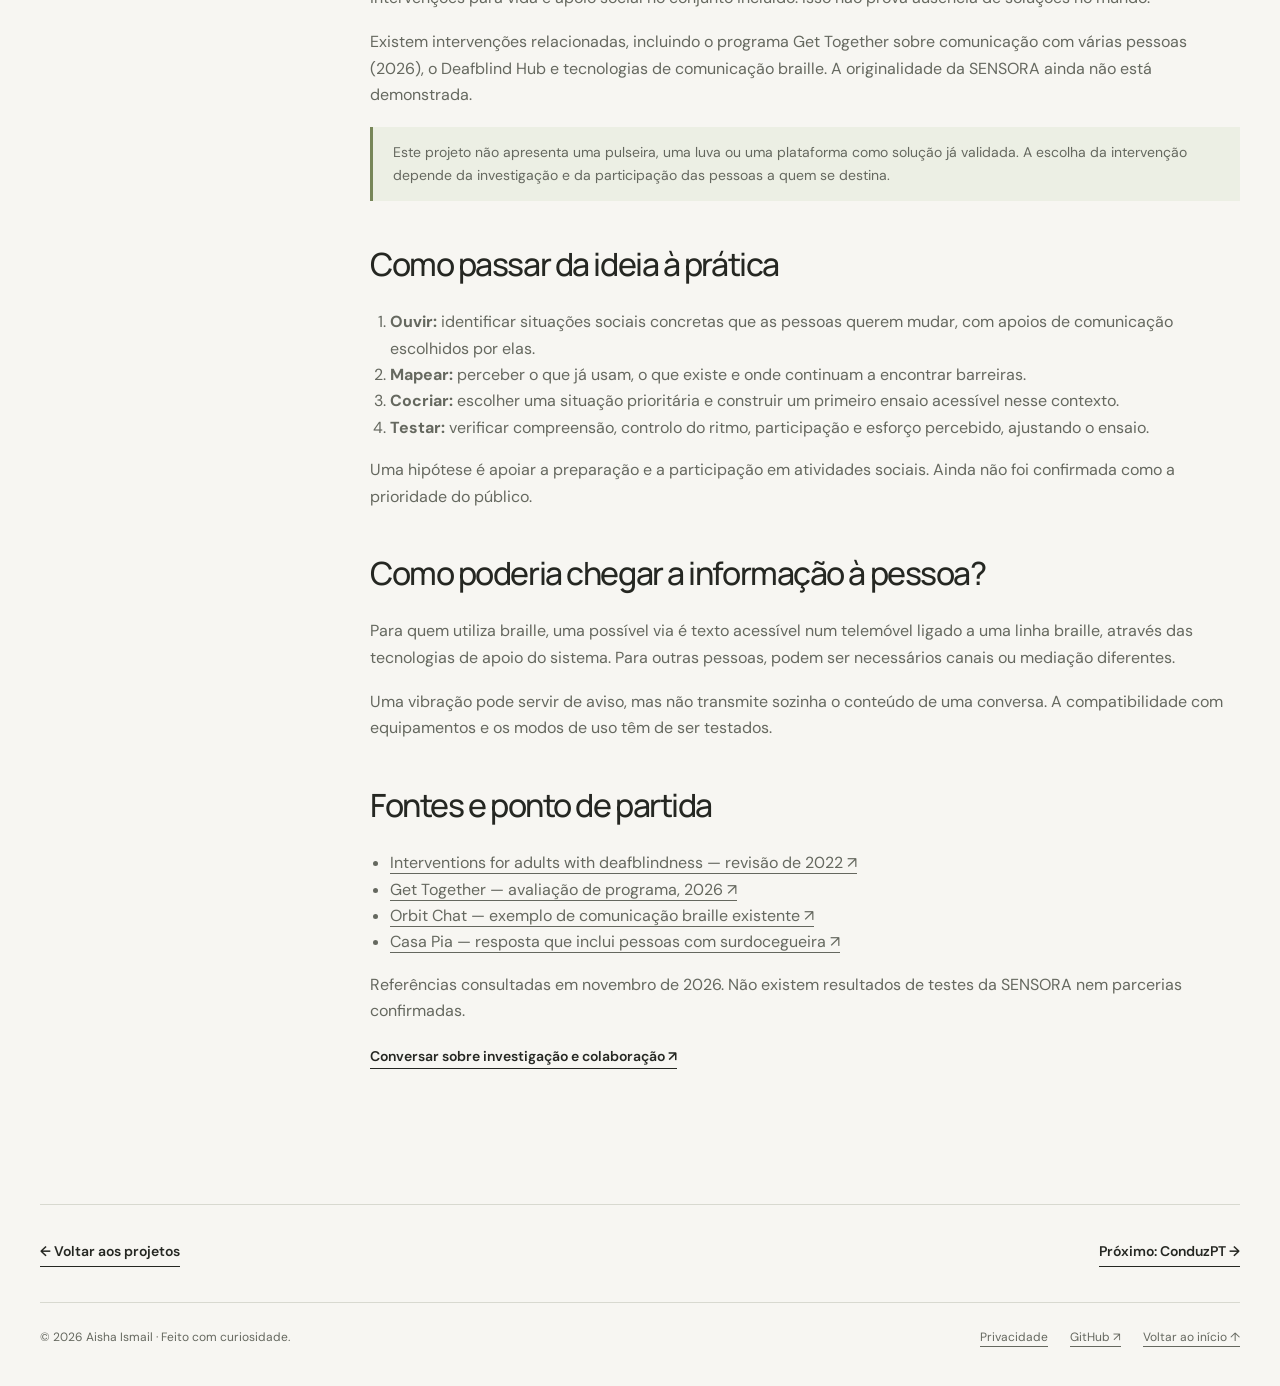
<file: project-hub/portfolio/sensora.html>
<!doctype html><html lang="pt-PT"><head><meta charset="utf-8"><meta name="viewport" content="width=device-width,initial-scale=1"><meta name="theme-color" content="#f7f6f2"><meta name="description" content="Uma investigação sobre barreiras à participação social de pessoas surdocegas, a desenvolver com quem as vive."><meta property="og:title" content="SENSORA Social — Aisha Ismail"><meta property="og:description" content="Uma investigação sobre barreiras à participação social de pessoas surdocegas, a desenvolver com quem as vive."><meta property="og:type" content="website"><title>SENSORA Social — Aisha Ismail</title><link rel="icon" href="favicon.svg" type="image/svg+xml"><link rel="stylesheet" href="style.css"></head><body id="topo"><a class="skip" href="#conteudo">Saltar para o conteúdo</a><header class="header"><nav class="nav wrap" aria-label="Navegação principal"><a class="brand" href="index.html" aria-label="Aisha Ismail — início"><span class="brandmark" aria-hidden="true">ai</span>Aisha Ismail<span style="color:#859365">.</span></a><button class="menu" aria-label="Abrir menu" aria-expanded="false" aria-controls="navigation">Menu +</button><div class="links" id="navigation"><a href="index.html#projetos">Projetos</a><a href="index.html#servicos">O que faço</a><a href="index.html#sobre">Sobre mim</a><a class="navcontact" href="index.html#contacto">Vamos conversar ↗</a></div></nav></header><main id="conteudo" class="wrap"><header class="casehero"><a class="crumb" href="index.html#projetos">← Todos os projetos</a><p class="eyebrow" style="margin-top:32px">SENSORA Social / Participação &amp; acessibilidade</p><h1>Participar é mais<br>do que estar presente.</h1><div class="caseintro"><div><p class="lead">Uma proposta em investigação para compreender o que impede a participação social de pessoas surdocegas e cocriar uma resposta útil. A solução final ainda não está definida.</p><div class="actions"><a class="btn" href="#plano" >Ver o plano de investigação ↓</a><a class="btn light" href="mailto:tasmiya.ismail07@gmail.com?subject=Contacto%20sobre%20SENSORA%20Social">Falar sobre o projeto ↗</a></div></div><div class="caseinfo"><div><span>Estado</span><b>Em investigação</b></div><div><span>O meu papel</span><span>Investigação e conceito inicial</span></div><div><span>Público</span><span>Pessoas surdocegas e seus interlocutores</span></div><div><span>Projeto</span><span>Iniciativa própria</span></div></div></div></header><div class="project-art caseart sensora"><svg viewBox="0 0 520 300" aria-hidden="true" xmlns="http://www.w3.org/2000/svg"><circle cx="263" cy="150" r="108" fill="none" stroke="#ba9c7f"/><circle cx="263" cy="150" r="74" fill="none" stroke="#ba9c7f" stroke-dasharray="4 8"/><g fill="#5e4d3e"><circle cx="263" cy="42" r="13"/><circle cx="160" cy="184" r="13"/><circle cx="363" cy="184" r="13"/></g><g transform="rotate(-5 260 145)"><rect x="110" y="98" width="303" height="107" rx="15" fill="#fffdf7" stroke="#5b4a3b"/><text x="133" y="128" font-family="Arial" font-size="10" letter-spacing="2" fill="#8a6f58">PARTICIPAR COMEÇA POR PODER ESCOLHER</text><text x="133" y="158" font-family="Georgia" font-size="25" fill="#3a342c">A conversa também é tua.</text><g fill="#8d775b"><circle cx="142" cy="181" r="3"/><circle cx="153" cy="181" r="3"/><circle cx="164" cy="181" r="3"/><circle cx="175" cy="181" r="3"/></g><path d="M319 181H385" stroke="#d8c3a8" stroke-width="5" stroke-linecap="round"/></g></svg></div><div class="casebody"><aside><b>Sobre o projeto</b><p>SENSORA Social<br>Em investigação</p><p>Última revisão desta apresentação:<br>2 novembro 2026.</p></aside><div><section><h2>O problema vem antes do dispositivo</h2><p>Uma pessoa pode estar numa atividade e continuar sem acesso à conversa, ao ritmo do grupo ou às decisões. A SENSORA Social parte desta pergunta: que barreiras continuam por resolver para pessoas surdocegas, nas situações que elas próprias consideram importantes?</p><p>Surdocegueira não implica sempre ausência total de visão e audição. As preferências, competências e formas de comunicação variam. Não se assume que todas as pessoas leem braille ou utilizam o mesmo equipamento.</p></section><section><h2>O que sabemos — e o que não sabemos</h2><p>A revisão de 2022 encontrou poucos estudos avaliados e não identificou estudos especificamente centrados em intervenções para vida e apoio social no conjunto incluído. Isso não prova ausência de soluções no mundo.</p><p>Existem intervenções relacionadas, incluindo o programa Get Together sobre comunicação com várias pessoas (2026), o Deafblind Hub e tecnologias de comunicação braille. A originalidade da SENSORA ainda não está demonstrada.</p><p class="notice">Este projeto não apresenta uma pulseira, uma luva ou uma plataforma como solução já validada. A escolha da intervenção depende da investigação e da participação das pessoas a quem se destina.</p></section><section id="plano"><h2>Como passar da ideia à prática</h2><ol><li><b>Ouvir:</b> identificar situações sociais concretas que as pessoas querem mudar, com apoios de comunicação escolhidos por elas.</li><li><b>Mapear:</b> perceber o que já usam, o que existe e onde continuam a encontrar barreiras.</li><li><b>Cocriar:</b> escolher uma situação prioritária e construir um primeiro ensaio acessível nesse contexto.</li><li><b>Testar:</b> verificar compreensão, controlo do ritmo, participação e esforço percebido, ajustando o ensaio.</li></ol><p>Uma hipótese é apoiar a preparação e a participação em atividades sociais. Ainda não foi confirmada como a prioridade do público.</p></section><section><h2>Como poderia chegar a informação à pessoa?</h2><p>Para quem utiliza braille, uma possível via é texto acessível num telemóvel ligado a uma linha braille, através das tecnologias de apoio do sistema. Para outras pessoas, podem ser necessários canais ou mediação diferentes.</p><p>Uma vibração pode servir de aviso, mas não transmite sozinha o conteúdo de uma conversa. A compatibilidade com equipamentos e os modos de uso têm de ser testados.</p></section><section><h2>Fontes e ponto de partida</h2><ul class="source-list"><li><a href="https://link.springer.com/article/10.1186/s12913-022-08958-4" target="_blank" rel="noopener noreferrer">Interventions for adults with deafblindness — revisão de 2022 ↗</a></li><li><a href="https://doi.org/10.1093/jdsade/enag038" target="_blank" rel="noopener noreferrer">Get Together — avaliação de programa, 2026 ↗</a></li><li><a href="https://www.orbitresearch.com/support/orbit-chat-support/" target="_blank" rel="noopener noreferrer">Orbit Chat — exemplo de comunicação braille existente ↗</a></li><li><a href="https://casapia.pt/outras-respostas/caarpd/" target="_blank" rel="noopener noreferrer">Casa Pia — resposta que inclui pessoas com surdocegueira ↗</a></li></ul><p>Referências consultadas em novembro de 2026. Não existem resultados de testes da SENSORA nem parcerias confirmadas.</p><a class="textlink" href="mailto:tasmiya.ismail07@gmail.com?subject=SENSORA%20Social%20-%20conversa%20explorat%C3%B3ria">Conversar sobre investigação e colaboração ↗</a></section></div></div><div class="nextproject"><a class="textlink" href="index.html#projetos">← Voltar aos projetos</a><a class="textlink" href="conduzpt.html">Próximo: ConduzPT →</a></div></main><footer class="footer wrap"><span>© 2026 Aisha Ismail · Feito com curiosidade.</span><div class="footer-links"><a href="privacidade.html">Privacidade</a><a href="https://github.com/aishaaismaiil" target="_blank" rel="noopener noreferrer">GitHub ↗</a><a href="#topo">Voltar ao início ↑</a></div></footer><div class="toast" id="toast" role="status" hidden></div><script src="site.js" defer></script></body></html>
</file>
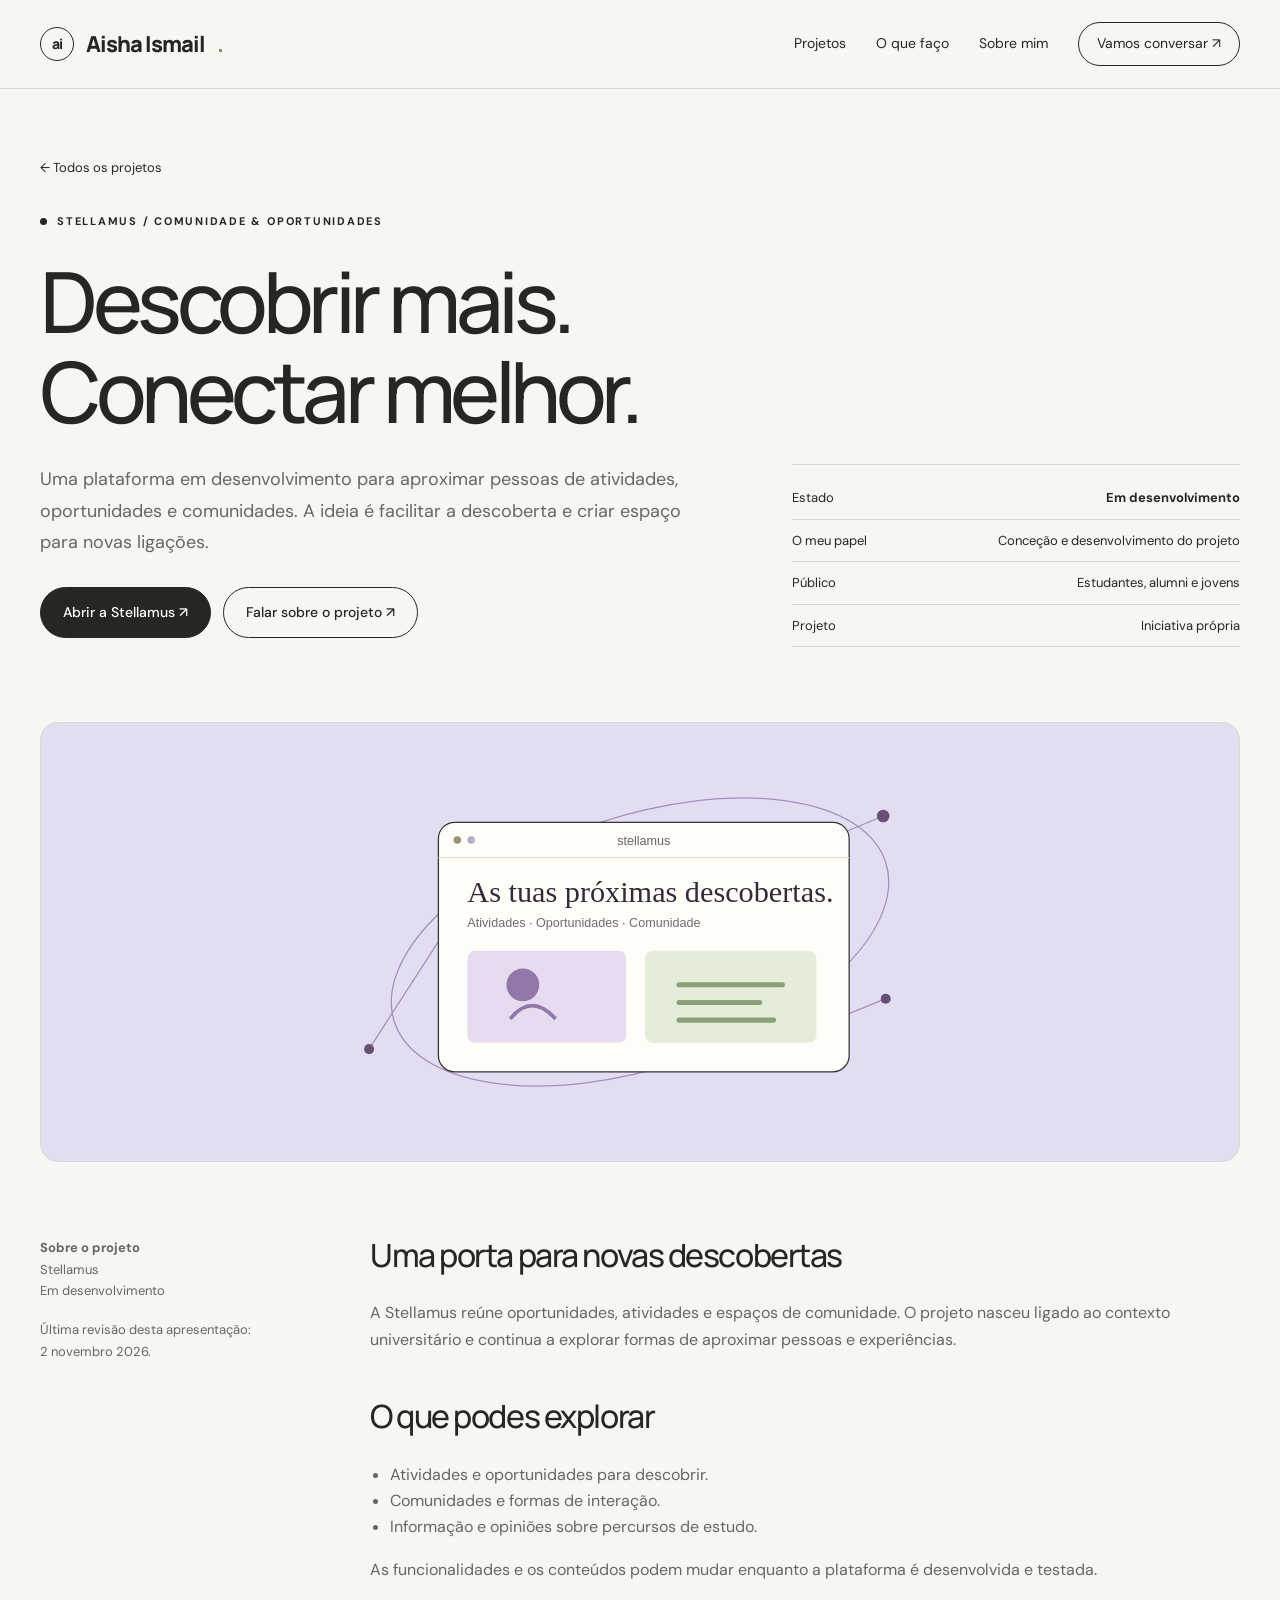
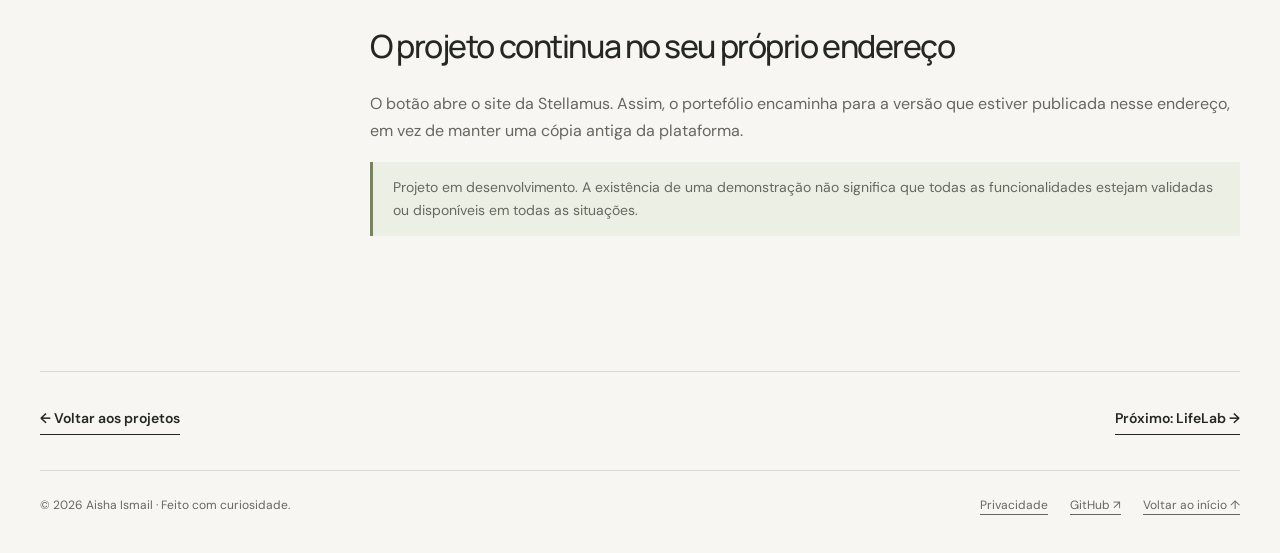
<file: project-hub/portfolio/stellamus.html>
<!doctype html><html lang="pt-PT"><head><meta charset="utf-8"><meta name="viewport" content="width=device-width,initial-scale=1"><meta name="theme-color" content="#f7f6f2"><meta name="description" content="Um lugar para descobrir atividades, oportunidades e ligações que podem começar fora do ecrã."><meta property="og:title" content="Stellamus — Aisha Ismail"><meta property="og:description" content="Um lugar para descobrir atividades, oportunidades e ligações que podem começar fora do ecrã."><meta property="og:type" content="website"><title>Stellamus — Aisha Ismail</title><link rel="icon" href="favicon.svg" type="image/svg+xml"><link rel="stylesheet" href="style.css"></head><body id="topo"><a class="skip" href="#conteudo">Saltar para o conteúdo</a><header class="header"><nav class="nav wrap" aria-label="Navegação principal"><a class="brand" href="index.html" aria-label="Aisha Ismail — início"><span class="brandmark" aria-hidden="true">ai</span>Aisha Ismail<span style="color:#859365">.</span></a><button class="menu" aria-label="Abrir menu" aria-expanded="false" aria-controls="navigation">Menu +</button><div class="links" id="navigation"><a href="index.html#projetos">Projetos</a><a href="index.html#servicos">O que faço</a><a href="index.html#sobre">Sobre mim</a><a class="navcontact" href="index.html#contacto">Vamos conversar ↗</a></div></nav></header><main id="conteudo" class="wrap"><header class="casehero"><a class="crumb" href="index.html#projetos">← Todos os projetos</a><p class="eyebrow" style="margin-top:32px">Stellamus / Comunidade &amp; oportunidades</p><h1>Descobrir mais.<br>Conectar melhor.</h1><div class="caseintro"><div><p class="lead">Uma plataforma em desenvolvimento para aproximar pessoas de atividades, oportunidades e comunidades. A ideia é facilitar a descoberta e criar espaço para novas ligações.</p><div class="actions"><a class="btn" href="https://aishaaismaiil.github.io/Stellamus/" target="_blank" rel="noopener noreferrer">Abrir a Stellamus ↗</a><a class="btn light" href="mailto:tasmiya.ismail07@gmail.com?subject=Contacto%20sobre%20Stellamus">Falar sobre o projeto ↗</a></div></div><div class="caseinfo"><div><span>Estado</span><b>Em desenvolvimento</b></div><div><span>O meu papel</span><span>Conceção e desenvolvimento do projeto</span></div><div><span>Público</span><span>Estudantes, alumni e jovens</span></div><div><span>Projeto</span><span>Iniciativa própria</span></div></div></div></header><div class="project-art caseart stellamus"><svg viewBox="0 0 520 300" aria-hidden="true" xmlns="http://www.w3.org/2000/svg"><g fill="none" stroke="#a28ebc" stroke-width="1"><ellipse cx="260" cy="150" rx="205" ry="100" transform="rotate(-18 260 150)"/><path d="M45 235L150 72 310 110 453 50M150 72L320 250 455 195"/></g><g fill="#655174"><circle cx="45" cy="235" r="4"/><circle cx="150" cy="72" r="5"/><circle cx="453" cy="50" r="5"/><circle cx="455" cy="195" r="4"/></g><rect x="100" y="55" width="326" height="198" rx="13" fill="#fffdf8" stroke="#33342d"/><path d="M100 83H426" stroke="#dedbd3"/><circle cx="115" cy="69" r="3" fill="#9a917b"/><circle cx="126" cy="69" r="3" fill="#b7adca"/><text x="263" y="73" font-family="Arial" font-size="10" text-anchor="middle" fill="#6c625f">stellamus</text><text x="123" y="118" font-size="24" font-family="Georgia" fill="#302b38">As tuas próximas descobertas.</text><text x="123" y="138" font-family="Arial" font-size="10" fill="#746878">Atividades · Oportunidades · Comunidade</text><rect x="123" y="157" width="126" height="73" rx="6" fill="#e7dbef"/><rect x="264" y="157" width="136" height="73" rx="6" fill="#e3edda"/><circle cx="167" cy="184" r="13" fill="#9277ab"/><path d="M157 211Q174 190 193 211" stroke="#9277ab" fill="none" stroke-width="3"/><path d="M291 184H373M291 198H355M291 212H366" stroke="#8b9f78" stroke-width="4" stroke-linecap="round"/></svg></div><div class="casebody"><aside><b>Sobre o projeto</b><p>Stellamus<br>Em desenvolvimento</p><p>Última revisão desta apresentação:<br>2 novembro 2026.</p></aside><div><section><h2>Uma porta para novas descobertas</h2><p>A Stellamus reúne oportunidades, atividades e espaços de comunidade. O projeto nasceu ligado ao contexto universitário e continua a explorar formas de aproximar pessoas e experiências.</p></section><section><h2>O que podes explorar</h2><ul><li>Atividades e oportunidades para descobrir.</li><li>Comunidades e formas de interação.</li><li>Informação e opiniões sobre percursos de estudo.</li></ul><p>As funcionalidades e os conteúdos podem mudar enquanto a plataforma é desenvolvida e testada.</p></section><section><h2>O projeto continua no seu próprio endereço</h2><p>O botão abre o site da Stellamus. Assim, o portefólio encaminha para a versão que estiver publicada nesse endereço, em vez de manter uma cópia antiga da plataforma.</p><p class="notice">Projeto em desenvolvimento. A existência de uma demonstração não significa que todas as funcionalidades estejam validadas ou disponíveis em todas as situações.</p></section></div></div><div class="nextproject"><a class="textlink" href="index.html#projetos">← Voltar aos projetos</a><a class="textlink" href="lifelab.html">Próximo: LifeLab →</a></div></main><footer class="footer wrap"><span>© 2026 Aisha Ismail · Feito com curiosidade.</span><div class="footer-links"><a href="privacidade.html">Privacidade</a><a href="https://github.com/aishaaismaiil" target="_blank" rel="noopener noreferrer">GitHub ↗</a><a href="#topo">Voltar ao início ↑</a></div></footer><div class="toast" id="toast" role="status" hidden></div><script src="site.js" defer></script></body></html>
</file>
<file: project-hub/portfolio/style.css>
@import url('https://fonts.googleapis.com/css2?family=DM+Sans:wght@400;500;600;700&family=Manrope:wght@400;500;600;700;800&display=swap');
:root{--paper:#f7f6f2;--ink:#252722;--muted:#65685f;--line:#d8d9d0;--lime:#e0f1ad;--purple:#e4dcf1;--orange:#f3b99b;--green:#d7e7d9;--max:1200px}*{box-sizing:border-box}html{scroll-behavior:smooth;scroll-padding-top:100px}body{margin:0;background:var(--paper);color:var(--ink);font:16px/1.65 'DM Sans',system-ui,sans-serif}a{color:inherit;text-underline-offset:5px}button,input,textarea,select{font:inherit}button,a{-webkit-tap-highlight-color:transparent}button{cursor:pointer}a:focus-visible,button:focus-visible,input:focus-visible,textarea:focus-visible{outline:3px solid #6a4b95;outline-offset:5px}img,svg{max-width:100%}h1,h2,h3,h4,p{margin-top:0}h1,h2,h3,.brand{font-family:Manrope,system-ui,sans-serif}h1{font-size:clamp(48px,6.6vw,86px);font-weight:500;line-height:1.07;letter-spacing:-.065em;margin-bottom:28px}h2{font-size:clamp(34px,4vw,54px);font-weight:500;line-height:1.15;letter-spacing:-.045em}h3{font-size:28px;letter-spacing:-.035em;line-height:1.25}p{margin-bottom:18px}.wrap{width:min(var(--max),calc(100% - 80px));margin:auto}.skip{position:absolute;left:-9999px}.skip:focus{left:12px;top:12px;background:var(--lime);padding:12px;z-index:99}.header{position:sticky;top:0;z-index:10;background:#f7f6f2f5;backdrop-filter:blur(16px);border-bottom:1px solid var(--line)}.nav{height:88px;display:flex;justify-content:space-between;align-items:center;gap:24px}.brand{text-decoration:none;font-size:22px;font-weight:800;letter-spacing:-1px;display:flex;gap:12px;align-items:center}.brandmark{display:inline-grid;place-items:center;width:34px;height:34px;border:1px solid var(--ink);border-radius:50%;font-size:14px;letter-spacing:-1px}.links{display:flex;gap:30px;align-items:center}.links a{text-decoration:none;font-size:14px}.links .navcontact{border:1px solid var(--ink);border-radius:30px;padding:9px 18px}.menu{display:none;background:none;border:1px solid var(--ink);padding:8px 12px;border-radius:20px}.eyebrow{text-transform:uppercase;font-size:11px;font-weight:700;letter-spacing:.16em;display:flex;align-items:center;gap:10px}.eyebrow:before{content:'';width:7px;height:7px;display:inline-block;background:currentColor;border-radius:50%}.hero{display:grid;grid-template-columns:1.13fr 1fr;gap:40px;align-items:center;padding:78px 0 66px;min-height:680px}.hero .eyebrow{margin-bottom:26px}.hero .lead{max-width:470px}.lead{font-size:18px;color:var(--muted);line-height:1.75}.serif{font-family:Georgia,serif;font-style:italic}.actions{display:flex;gap:12px;flex-wrap:wrap;margin-top:28px}.btn{display:inline-flex;align-items:center;justify-content:center;gap:22px;padding:13px 22px;border-radius:40px;border:1px solid var(--ink);background:var(--ink);color:white;font-size:14px;text-decoration:none;font-weight:500;transition:transform .2s,background .2s}.btn:hover{transform:translateY(-3px)}.btn.light{background:transparent;color:var(--ink)}.btn.lime{background:var(--lime);color:var(--ink);border-color:var(--lime)}.hero-art{height:470px;position:relative;border-radius:160px 160px 24px 24px;background:var(--purple);overflow:hidden;border:1px solid #d4c9e3}.hero-art svg{width:100%;height:100%}.art-note{position:absolute;bottom:22px;left:24px;font-size:11px;letter-spacing:.1em;text-transform:uppercase}.floating{position:absolute;left:32px;top:125px;background:#fffdf8;border:1px solid #282826;border-radius:15px;padding:22px;width:230px;box-shadow:7px 8px 0 #282826;transform:rotate(-8deg)}.floating.second{left:auto;right:26px;top:260px;transform:rotate(8deg);background:var(--lime);width:215px}.floating small{display:block;font-size:10px;text-transform:uppercase;letter-spacing:.1em}.floating b{font-family:Manrope;font-size:28px;letter-spacing:-1px;font-weight:600}.floating .tiny{margin-top:12px;display:flex;gap:6px}.tiny i{display:block;width:45px;height:6px;border-radius:20px;background:#c5b4d9}.tiny i:nth-child(2){background:#edaa86}.tiny i:nth-child(3){background:#b3ca9c}.ticker{border-top:1px solid var(--line);border-bottom:1px solid var(--line);padding:22px 0}.ticker .wrap{display:flex;justify-content:space-between;flex-wrap:wrap;gap:16px;font-size:13px}.ticker span:before{content:'↗';padding-right:10px;color:#787b71}.section{padding:95px 0}.section-head{display:flex;align-items:flex-end;justify-content:space-between;gap:35px;margin-bottom:35px}.section-head h2{max-width:620px;margin:16px 0 0}.section-head>p{max-width:330px;color:var(--muted);font-size:15px;margin-bottom:4px}.filterbar{display:flex;gap:8px;flex-wrap:wrap;margin-bottom:24px}.filterbar button{border:1px solid var(--line);border-radius:30px;padding:8px 17px;background:transparent;color:var(--ink);font-size:13px}.filterbar button[aria-pressed=true]{background:var(--ink);color:white;border-color:var(--ink)}.projectgrid{display:grid;grid-template-columns:1fr 1fr;gap:42px 26px}.project[hidden]{display:none}.project-art{height:330px;position:relative;overflow:hidden;border:1px solid var(--line);border-radius:18px;display:flex;align-items:center;justify-content:center;padding:30px;text-decoration:none}.project-art svg{width:100%;height:100%}.project-art .art-arrow{position:absolute;top:17px;right:18px;border:1px solid currentColor;width:34px;height:34px;border-radius:50%;display:grid;place-items:center;background:#ffffff65;transition:transform .2s}.project-art:hover .art-arrow{transform:rotate(45deg)}.project-art.stellamus{background:#e3ddf2}.project-art.lifelab{background:#e0eadb}.project-art.sensora{background:#eee3d6}.project-art.conduzpt{background:#dce7ee}.project-meta{display:flex;justify-content:space-between;align-items:center;gap:12px;margin:21px 0 12px;font-size:11px;text-transform:uppercase;letter-spacing:.07em}.status{display:inline-flex;align-items:center;gap:6px}.status:before{content:'';background:#657c53;width:6px;height:6px;border-radius:50%}.status.research:before{background:#ae7348}.project h3{margin:0 0 10px}.project p{color:var(--muted);font-size:15px;max-width:52ch}.textlink{font-size:14px;font-weight:600;text-decoration:none;border-bottom:1px solid var(--ink);padding-bottom:3px}.project-links{display:flex;gap:22px;flex-wrap:wrap}.service-section{background:#eceee6;border-top:1px solid var(--line);border-bottom:1px solid var(--line)}.servicegrid{display:grid;grid-template-columns:repeat(3,1fr);gap:34px;margin-top:50px}.service{border-top:1px solid #adb3a1;padding-top:22px}.service .number{font-size:12px;color:var(--muted);display:block;margin-bottom:28px}.service h3{font-size:22px}.service p{font-size:15px;color:var(--muted)}.aboutgrid{display:grid;grid-template-columns:.8fr 1.2fr;gap:90px}.about-art{background:var(--orange);border-radius:18px;min-height:400px;position:relative;display:flex;align-items:center;justify-content:center;overflow:hidden}.about-art>span{font-family:Georgia,serif;font-size:170px;font-style:italic;letter-spacing:-25px;position:relative;z-index:1;padding-right:25px}.about-art:before,.about-art:after{content:'';position:absolute;border:1px solid #79533d66;border-radius:50%;width:320px;height:320px;transform:rotate(-25deg) scaleX(.65)}.about-art:after{transform:rotate(35deg) scaleX(.65)}.about-copy h2{margin:20px 0 25px}.about-copy>p{color:var(--muted)}.facts{display:flex;flex-wrap:wrap;gap:8px;margin:26px 0}.facts span{border:1px solid var(--line);border-radius:25px;padding:6px 13px;font-size:12px}.process{border-top:1px solid var(--line);margin-top:36px;padding-top:24px;display:grid;grid-template-columns:repeat(3,1fr);gap:14px}.process b{font-size:13px}.process p{font-size:12px;color:var(--muted);margin-top:5px}.demo-strip{margin-top:36px;border:1px solid var(--line);border-radius:14px;padding:24px;display:flex;align-items:center;justify-content:space-between;gap:20px}.demo-strip p{font-size:14px;margin:3px 0;color:var(--muted)}.faq{display:grid;grid-template-columns:.8fr 1.2fr;gap:90px}.faq details{border-top:1px solid var(--line);padding:21px 0}.faq details:last-child{border-bottom:1px solid var(--line)}.faq summary{cursor:pointer;font-size:17px;font-weight:500;list-style:none;display:flex;justify-content:space-between;gap:20px}.faq summary:after{content:'+';font-size:24px}.faq details[open] summary:after{content:'−'}.faq details p{color:var(--muted);font-size:15px;margin:18px 0 0}.contact-section{background:#252c23;color:#f4f5ec;border-radius:26px;padding:65px;margin-bottom:70px;display:grid;grid-template-columns:1.2fr 1fr;gap:50px;align-items:center}.contact-section h2{font-size:clamp(40px,4.6vw,61px);margin:20px 0}.contact-section p{color:#c6cebd;max-width:500px}.contact-right{border-left:1px solid #616a58;padding-left:40px}.contact-right a.email{font-size:clamp(14px,1.6vw,20px);overflow-wrap:anywhere;text-decoration:none}.contact-right p{font-size:13px;margin-top:18px}.contact-section button{color:#f4f5ec;background:none;border:1px solid #929c85;border-radius:28px;padding:10px 17px;font-size:13px}.footer{display:flex;justify-content:space-between;align-items:center;gap:20px;padding:25px 0 38px;border-top:1px solid var(--line);font-size:12px;color:var(--muted)}.footer-links{display:flex;gap:22px}.toast{position:fixed;bottom:24px;left:50%;transform:translateX(-50%);background:var(--ink);color:white;padding:12px 20px;border-radius:10px;z-index:100;box-shadow:0 4px 20px #0002}.casehero{padding:65px 0 45px}.casehero h1{max-width:950px;margin-top:25px}.crumb{font-size:13px;text-decoration:none}.caseintro{display:grid;grid-template-columns:1.5fr 1fr;gap:80px;align-items:start}.caseinfo{border-top:1px solid var(--line);padding-top:12px;font-size:13px}.caseinfo div{display:flex;justify-content:space-between;gap:20px;padding:10px 0;border-bottom:1px solid var(--line)}.caseart{height:440px;max-width:100%;margin:30px 0}.casebody{display:grid;grid-template-columns:260px 1fr;gap:70px;padding:45px 0 90px}.casebody aside{font-size:13px;color:var(--muted)}.casebody section{margin-bottom:45px}.casebody h2{font-size:32px}.casebody p,.casebody li{color:var(--muted)}.casebody ul,.casebody ol{padding-left:20px}.notice{border-left:3px solid #778658;padding:14px 20px;background:#ecefe4;font-size:14px}.nextproject{padding:35px 0;border-top:1px solid var(--line);display:flex;justify-content:space-between;gap:20px}.subtle{font-size:12px;color:var(--muted)}.source-list a{overflow-wrap:anywhere}.testing{padding:25px;background:var(--purple);border-radius:14px;margin-top:25px}.testing h3{font-size:22px}.testing p{font-size:14px}
@media(min-width:1500px){.hero-art{height:500px}}@media(max-width:950px){.wrap{width:calc(100% - 48px)}.hero{gap:25px}.hero-art{height:430px}.floating{left:16px;width:200px}.floating.second{right:16px;width:185px}.aboutgrid,.faq{gap:40px}.project-art{height:280px;padding:20px}.contact-section{padding:40px;gap:30px}.caseintro{gap:35px}.casebody{grid-template-columns:190px 1fr;gap:35px}}@media(max-width:700px){html{scroll-padding-top:82px}.wrap{width:calc(100% - 36px)}.nav{height:72px}.brand{font-size:19px}.menu{display:block}.links{display:none;position:absolute;top:72px;left:0;right:0;background:var(--paper);padding:24px;border-bottom:1px solid var(--line);flex-direction:column;align-items:flex-start;gap:20px}.links.open{display:flex}.hero{grid-template-columns:1fr;padding:44px 0;min-height:0;gap:40px}.hero-art{height:390px;max-width:480px;width:100%;margin:auto}.floating{left:30px;top:100px;width:215px}.floating.second{right:28px;top:235px;width:205px}h1{font-size:55px}.lead{font-size:16px}.ticker .wrap{justify-content:flex-start;gap:10px 25px;font-size:11px}.section{padding:60px 0}.section-head{display:block}.section-head>p{margin-top:20px;max-width:100%}.projectgrid{grid-template-columns:1fr;gap:38px}.project-art{height:300px;padding:22px}.servicegrid{grid-template-columns:1fr;gap:25px;margin-top:35px}.service .number{margin-bottom:12px}.aboutgrid,.faq,.caseintro,.casebody{grid-template-columns:1fr;gap:30px}.about-art{min-height:300px}.about-copy h2{margin-top:16px}.demo-strip{align-items:flex-start;flex-direction:column}.contact-section{padding:30px;grid-template-columns:1fr;gap:20px;margin-bottom:35px}.contact-right{border-left:0;border-top:1px solid #616a58;padding:25px 0 0}.contact-right a.email{font-size:18px}.footer{align-items:flex-start;flex-direction:column}.casehero{padding-top:35px}.caseart{height:300px}.casebody{padding-top:10px}.casebody aside{border-top:1px solid var(--line);padding-top:18px}.process{gap:8px}.process p{font-size:11px}.nextproject{flex-direction:column}.project-meta{font-size:10px}.caseinfo div{text-align:right}.caseinfo div span:first-child{text-align:left}}@media(prefers-reduced-motion:reduce){html{scroll-behavior:auto}*,*:before,*:after{transition:none!important;animation:none!important}}
.floating.second{top:235px;padding:18px;width:220px}.floating.second b{font-size:24px}.floating.second small{font-size:9px}@media(max-width:700px){.floating.second{top:220px;right:22px;width:200px}.floating.second b{font-size:22px}.floating.second small{letter-spacing:.06em}}
</file>
